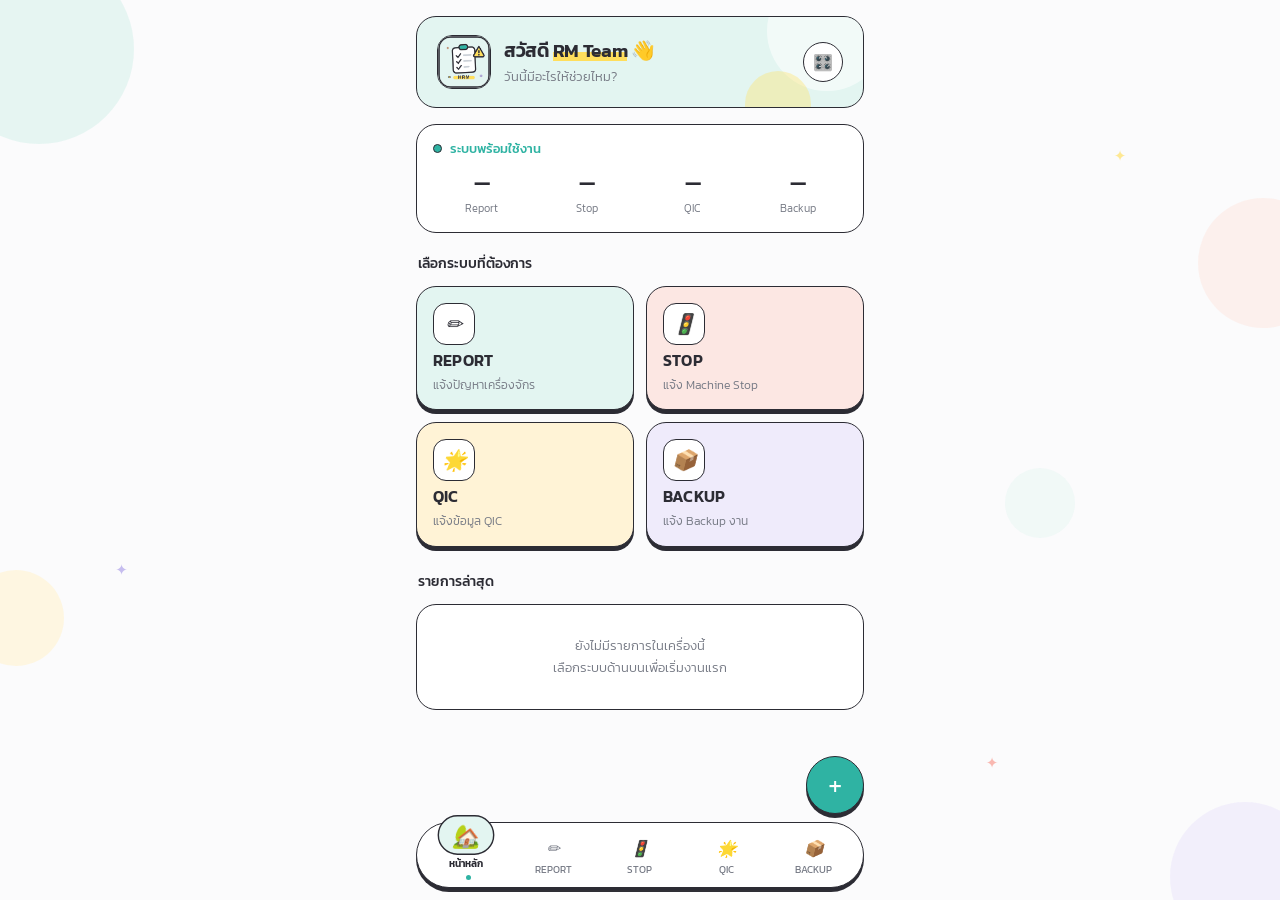
<file: index.html>
<!DOCTYPE html>
<html lang="th" data-uacj="shell">
<head>
<meta charset="UTF-8">
<meta name="viewport" content="width=device-width, initial-scale=1.0, viewport-fit=cover, maximum-scale=1">
<meta name="theme-color" content="#005BAA">
<meta name="apple-mobile-web-app-capable" content="yes">
<meta name="apple-mobile-web-app-status-bar-style" content="default">
<meta name="apple-mobile-web-app-title" content="HRM Trouble Report">
<meta name="mobile-web-app-capable" content="yes">
<title>HRM Trouble Report</title>
<link rel="icon" type="image/png" href="[data-uri]">
<link rel="apple-touch-icon" href="[data-uri]">
<link rel="manifest" href="manifest.json">
<link rel="preconnect" href="https://fonts.googleapis.com">
<link rel="preconnect" href="https://fonts.gstatic.com" crossorigin>
<link href="https://fonts.googleapis.com/css2?family=Kanit:wght@300;400;500;600;700&display=swap" rel="stylesheet">
<style>
/* ============================================================
   HRM TROUBLE REPORT — MAIN APP SHELL  (ธีม "STICKER")
   ใช้ token ชุดเดียวกับ uacj-theme.css ที่ครอบ 4 โมดูล
   ไม่มี business logic ของโมดูลอยู่ในนี้
   ============================================================ */
:root{
  --primary:#2FB3A3; --primary-deep:#1F8A7D; --light:#E3F5F1;
  --yellow:#FFDE5C;  --pink:#F79489;  --lilac:#A99BE8;  --cream:#FFF6DC;
  --bg:#FBFBFC;      --white:#FFFFFF;
  --ink:#2C2C34;     --text:#2C2C34;  --text-2:#767A85; --text-3:#A9ADB6;
  --success:#2FB3A3; --warning:#F0B429; --danger:#F26D63;
  --border-soft:#E6E8EC; --line:1.6px;

  --c-report:#2FB3A3;  --c-report-t:#E3F5F1;
  --c-stop:#F26D63;    --c-stop-t:#FCE7E3;
  --c-qic:#F0B429;     --c-qic-t:#FFF3D6;
  --c-backup:#8B7BE0;  --c-backup-t:#EFEBFB;

  --r-card:20px; --r-btn:999px; --r-input:14px; --r-chip:999px;
  --nav-h:66px; --safe-b:env(safe-area-inset-bottom,0px);
  --font:'Kanit',system-ui,sans-serif;
}
*{box-sizing:border-box;-webkit-tap-highlight-color:transparent}
html,body{margin:0;padding:0;height:100%}
body{font-family:var(--font);font-weight:400;background:var(--bg);color:var(--text);overscroll-behavior-y:none}
button{font-family:inherit;color:inherit;border:0;background:none;cursor:pointer}
:focus-visible{outline:3px solid var(--primary);outline-offset:2px;border-radius:8px}

#app{max-width:480px;margin:0 auto;position:relative;min-height:100dvh;display:flex;flex-direction:column}
.screen{display:none;flex:1;flex-direction:column;min-height:0}
.screen.active{display:flex}
.pad-nav{padding-bottom:calc(var(--nav-h) + var(--safe-b) + 18px)}

/* ---------- ANIMATION ---------- */
@keyframes rise{ from{opacity:0;transform:translateY(14px)} to{opacity:1;transform:none} }
@keyframes pop{ 0%{transform:scale(.92)} 60%{transform:scale(1.05)} 100%{transform:scale(1)} }
@keyframes wave{ 0%,60%,100%{transform:rotate(0)} 20%{transform:rotate(16deg)} 40%{transform:rotate(-10deg)} }
.wave{display:inline-block;transform-origin:70% 70%;animation:wave 2.6s ease 1s infinite}

/* ---------- HEADER ---------- */
.appbar{
  position:sticky;top:0;z-index:40;display:flex;align-items:center;gap:12px;
  padding:calc(env(safe-area-inset-top,0px) + 12px) 16px 12px;
  background:var(--bg);
}
.appbar .back{
  width:42px;height:42px;flex:none;border-radius:999px;display:grid;place-items:center;
  font-size:19px;background:var(--white);color:var(--ink);
  border:var(--line) solid var(--ink);box-shadow:0 3px 0 var(--ink);
  transition:transform .12s ease,box-shadow .12s ease;
}
.appbar .back:active{transform:translateY(3px);box-shadow:0 0 0 var(--ink)}
.appbar-txt{min-width:0}
.appbar-txt h1{margin:0;font-size:18px;font-weight:600;letter-spacing:-.2px;white-space:nowrap;overflow:hidden;text-overflow:ellipsis}
.appbar-txt p{margin:2px 0 0;font-size:12.5px;font-weight:300;color:var(--text-2)}

/* ---------- HOME ---------- */
.hero{
  background:var(--light);border:var(--line) solid var(--ink);
  border-radius:var(--r-card);margin:16px 16px 0;padding:18px 20px;
  display:flex;align-items:center;gap:13px;animation:rise .45s cubic-bezier(.22,1,.36,1) both;
  position:relative;overflow:hidden;
}
.hero img{width:54px;height:54px;border-radius:15px;flex:none;border:var(--line) solid var(--ink);position:relative;z-index:2}
.hero h2{margin:0;font-size:19px;font-weight:600;line-height:1.35;letter-spacing:-.3px}
.hero > div,.hero .gear{position:relative;z-index:2}
.hero h2 b{
  font-weight:600;background:linear-gradient(var(--yellow),var(--yellow));
  background-repeat:no-repeat;background-size:100% 9px;background-position:0 82%;
}
.hero p{margin:4px 0 0;font-size:12.5px;font-weight:300;color:var(--text-2)}
.hero .gear{
  margin-left:auto;width:40px;height:40px;flex:none;border-radius:999px;
  display:grid;place-items:center;font-size:16px;background:var(--white);
  border:var(--line) solid var(--ink);transition:transform .18s ease;
}
.hero .gear:active{transform:rotate(90deg)}
.wrap{padding:16px;flex:1}

.status{
  background:var(--white);border:var(--line) solid var(--ink);border-radius:var(--r-card);
  padding:14px 16px;margin-bottom:20px;animation:rise .45s cubic-bezier(.22,1,.36,1) .06s both;
}
.status-head{display:flex;align-items:center;gap:8px;font-size:12.5px;font-weight:500;color:var(--ink);margin-bottom:12px}
.dot{width:9px;height:9px;border-radius:50%;background:var(--success);border:1.4px solid var(--ink)}
.dot.off{background:var(--text-3)}
.status-grid{display:grid;grid-template-columns:repeat(4,1fr);gap:8px}
.stat{text-align:center}
.stat b{display:block;font-size:20px;font-weight:600;line-height:1.2}
.stat span{font-size:11px;font-weight:300;color:var(--text-2)}

.sec-title{font-size:14px;font-weight:500;margin:0 2px 12px;display:flex;justify-content:space-between;align-items:baseline}
.sec-title span{font-size:12px;font-weight:300;color:var(--text-2);cursor:pointer}

.menu{display:grid;grid-template-columns:1fr 1fr;gap:12px;margin-bottom:24px}
.mcard{
  background:var(--act);border:var(--line) solid var(--ink);border-radius:var(--r-card);
  box-shadow:0 4px 0 var(--ink);
  padding:16px;text-align:left;display:flex;flex-direction:column;gap:8px;min-height:124px;
  transition:transform .12s ease,box-shadow .12s ease;
  animation:rise .45s cubic-bezier(.22,1,.36,1) both;
}
.mcard:nth-child(1){animation-delay:.10s} .mcard:nth-child(2){animation-delay:.16s}
.mcard:nth-child(3){animation-delay:.22s} .mcard:nth-child(4){animation-delay:.28s}
.mcard:active{transform:translateY(4px);box-shadow:0 0 0 var(--ink)}
.mcard .ico{
  width:42px;height:42px;border-radius:13px;display:grid;place-items:center;font-size:20px;
  background:var(--white);border:1.4px solid var(--ink);
}
.mcard b{font-size:15.5px;font-weight:600;letter-spacing:.2px;line-height:1;color:var(--ink)}
.mcard small{font-size:12px;font-weight:300;color:var(--text-2);line-height:1.4}

.feed{background:var(--white);border:var(--line) solid var(--ink);border-radius:var(--r-card);overflow:hidden}
.fitem{display:flex;align-items:center;gap:12px;padding:13px 16px;width:100%;text-align:left;transition:background .15s ease}
.fitem:active{background:var(--light)}
.fitem+.fitem{border-top:1.4px solid var(--border-soft)}
.fitem .ico{width:36px;height:36px;border-radius:999px;display:grid;place-items:center;font-size:15px;flex:none;border:1.4px solid var(--ink)}
.fitem .t{flex:1;min-width:0}
.fitem .t b{display:block;font-size:13.5px;font-weight:400;white-space:nowrap;overflow:hidden;text-overflow:ellipsis}
.fitem .t span{font-size:11.5px;font-weight:300;color:var(--text-2)}
.fitem time{font-size:12px;font-weight:400;color:var(--text-2);flex:none}
.empty{padding:30px 20px;text-align:center;color:var(--text-2)}
.empty p{margin:0;font-size:13px;font-weight:300;line-height:1.7}

/* ---------- FAB ---------- */
.fab-zone{
  position:fixed;z-index:60;right:0;left:0;margin:0 auto;max-width:480px;
  bottom:calc(var(--nav-h) + var(--safe-b) + 20px);
  pointer-events:none;display:flex;flex-direction:column;align-items:flex-end;gap:10px;padding-right:16px;
}
.fab-menu{display:flex;flex-direction:column;align-items:flex-end;gap:9px}
.fab-item{
  pointer-events:auto;display:flex;align-items:center;gap:9px;background:var(--white);
  border:var(--line) solid var(--ink);border-radius:999px;padding:8px 16px 8px 10px;
  box-shadow:0 3px 0 var(--ink);font-size:14px;font-weight:500;
  opacity:0;transform:translateY(10px) scale(.9);visibility:hidden;
  transition:opacity .18s ease,transform .22s cubic-bezier(.22,1.4,.4,1);
}
.fab-open .fab-item{opacity:1;transform:none;visibility:visible}
.fab-open .fab-item:nth-child(1){transition-delay:.14s}
.fab-open .fab-item:nth-child(2){transition-delay:.10s}
.fab-open .fab-item:nth-child(3){transition-delay:.06s}
.fab-open .fab-item:nth-child(4){transition-delay:.02s}
.fab-item .ico{width:26px;height:26px;border-radius:999px;display:grid;place-items:center;font-size:13px;border:1.4px solid var(--ink)}
.fab{
  pointer-events:auto;width:58px;height:58px;border-radius:50%;background:var(--primary);color:#fff;
  font-size:30px;font-weight:300;line-height:1;display:grid;place-items:center;
  border:var(--line) solid var(--ink);box-shadow:0 4px 0 var(--ink);
  transition:transform .28s cubic-bezier(.22,1.4,.4,1),box-shadow .12s ease,background .18s ease;
}
.fab:active{box-shadow:0 0 0 var(--ink)}
.fab-open .fab{transform:rotate(135deg);background:var(--yellow);color:var(--ink)}
.scrim{position:fixed;inset:0;z-index:55;background:rgba(44,44,52,.42);opacity:0;visibility:hidden;transition:opacity .2s ease}
.scrim.on{opacity:1;visibility:visible}

/* ---------- BOTTOM NAV (แถบลอย) ---------- */
.bottomnav{
  position:fixed;bottom:calc(var(--safe-b) + 12px);left:16px;right:16px;margin:0 auto;max-width:448px;z-index:70;
  height:var(--nav-h);
  background:var(--white);border:var(--line) solid var(--ink);border-radius:999px;
  box-shadow:0 4px 0 var(--ink);
  display:grid;grid-template-columns:repeat(var(--nav-cols,5),1fr);
  padding:0 6px;overflow:hidden;
}
.nav-b{display:flex;flex-direction:column;align-items:center;justify-content:center;gap:1px;color:var(--text-2);font-size:9.5px;font-weight:400}
.nav-b .ico{
  width:40px;height:28px;border-radius:999px;display:grid;place-items:center;font-size:16px;
  transition:background .2s ease,transform .2s cubic-bezier(.22,1.4,.4,1);
}
.nav-b.on{color:var(--ink);font-weight:500}
.nav-b.on .ico{background:var(--light);border:1.4px solid var(--ink);transform:translateY(-2px)}

/* ---------- MODULE HOST ---------- */
.mod-body{flex:1;position:relative;min-height:0;background:var(--bg)}
.mod-body iframe{position:absolute;inset:0;width:100%;height:100%;border:0;display:none;background:var(--bg)}
.mod-body iframe.on{display:block;animation:rise .3s ease both}

.notice{position:absolute;inset:0;display:flex;flex-direction:column;align-items:center;justify-content:center;gap:14px;padding:30px 26px;text-align:center}
.notice h3{margin:0;font-size:17px;font-weight:600}
.notice p{margin:0;font-size:13px;font-weight:300;color:var(--text-2);line-height:1.75;max-width:320px}
.btn{
  background:var(--primary);color:#fff;border-radius:999px;padding:12px 26px;font-size:15px;font-weight:500;
  min-height:48px;border:var(--line) solid var(--ink);box-shadow:0 3px 0 var(--ink);
  transition:transform .12s ease,box-shadow .12s ease;
}
.btn:active{transform:translateY(3px);box-shadow:0 0 0 var(--ink)}

/* ---------- SETTINGS ---------- */
.set-group{background:var(--white);border:var(--line) solid var(--ink);border-radius:var(--r-card);overflow:hidden;margin-bottom:12px;animation:rise .4s ease both}
.set-row{display:flex;align-items:center;gap:12px;padding:14px 16px;width:100%;text-align:left}
.set-row+.set-row{border-top:1.4px solid var(--border-soft)}
.set-row .ico{width:34px;height:34px;border-radius:999px;background:var(--light);border:1.4px solid var(--ink);display:grid;place-items:center;font-size:15px;flex:none}
.set-row .t{flex:1;font-size:14px;font-weight:400}
.set-row .v{font-size:12.5px;font-weight:300;color:var(--text-2)}
.switch{width:48px;height:28px;border-radius:999px;background:var(--border-soft);border:1.4px solid var(--ink);position:relative;flex:none;transition:background .2s ease}
.switch i{position:absolute;top:2px;left:2px;width:20px;height:20px;border-radius:50%;background:#fff;border:1.4px solid var(--ink);transition:transform .24s cubic-bezier(.22,1.4,.4,1)}
.switch.on{background:var(--primary)}
.switch.on i{transform:translateX(20px)}
.about{display:flex;gap:14px;align-items:center;padding:18px 16px}
.about img{width:56px;height:56px;border-radius:15px;flex:none;border:var(--line) solid var(--ink)}
.about b{display:block;font-size:15px;font-weight:600}
.about span{font-size:12.5px;font-weight:300;color:var(--text-2)}

/* ---------- OFFLINE / TOAST ---------- */
.offline{
  position:fixed;top:0;left:0;right:0;margin:0 auto;max-width:480px;z-index:90;
  background:var(--yellow);color:var(--ink);border-bottom:var(--line) solid var(--ink);
  padding:calc(env(safe-area-inset-top,0px) + 9px) 16px 9px;
  font-size:12.5px;font-weight:500;text-align:center;transform:translateY(-100%);transition:transform .28s ease;
}
.offline.on{transform:none}
.toast{
  position:fixed;left:50%;bottom:calc(var(--nav-h) + var(--safe-b) + 92px);transform:translate(-50%,12px);
  z-index:95;background:var(--ink);color:#fff;padding:13px 24px;border-radius:999px;
  font-size:14px;font-weight:500;opacity:0;pointer-events:none;
  transition:opacity .22s ease,transform .22s cubic-bezier(.22,1.4,.4,1);max-width:84vw;text-align:center;
}
.toast.on{opacity:1;transform:translate(-50%,0)}

/* ---------- ซ่อนเมนูล่าง + ปุ่ม + ระหว่างพิมพ์ ---------- */
.bottomnav{ transition:transform .26s cubic-bezier(.4,0,.2,1),opacity .2s ease; }
.fab-zone{ transition:opacity .2s ease,transform .26s ease; }
body.typing .bottomnav{
  transform:translateY(calc(100% + 26px)) !important;
  opacity:0; pointer-events:none;
}
body.typing .fab-zone{ opacity:0; transform:translateY(24px); pointer-events:none; }

/* ---------- พื้นหลังเคลื่อนไหว ---------- */
.bg-deco{position:fixed;inset:0;z-index:0;pointer-events:none;overflow:hidden}
#app{position:relative;z-index:1}
.blob{position:absolute;border-radius:50%;opacity:.75}
.b1{width:190px;height:190px;background:#DFF3EF;top:-46px;left:-56px;animation:drift1 22s ease-in-out infinite}
.b2{width:130px;height:130px;background:#FDECE8;top:22%;right:-48px;animation:drift2 26s ease-in-out infinite}
.b3{width:96px;height:96px;background:#FFF4D8;bottom:26%;left:-32px;animation:drift3 19s ease-in-out infinite}
.b4{width:150px;height:150px;background:#EFEBFB;bottom:-52px;right:-40px;animation:drift1 30s ease-in-out infinite reverse}
.b5{width:70px;height:70px;background:#E3F5F1;top:52%;right:16%;opacity:.42;animation:drift2 17s ease-in-out infinite reverse}
.spark{position:absolute;color:#FFDE5C;font-size:15px;opacity:.65;animation:twinkle 4s ease-in-out infinite}
.s1{top:16%;right:12%;animation-delay:.4s}
.s2{top:62%;left:9%;animation-delay:1.6s;color:#A99BE8}
.s3{bottom:14%;right:22%;animation-delay:2.7s;color:#F79489}
@keyframes drift1{0%,100%{transform:translate(0,0) scale(1)}50%{transform:translate(26px,32px) scale(1.09)}}
@keyframes drift2{0%,100%{transform:translate(0,0) scale(1)}50%{transform:translate(-30px,22px) scale(.93)}}
@keyframes drift3{0%,100%{transform:translate(0,0)}50%{transform:translate(20px,-26px)}}
@keyframes twinkle{0%,100%{opacity:.2;transform:scale(.8) rotate(0)}50%{opacity:.8;transform:scale(1.25) rotate(90deg)}}

/* ---------- ฟองลอยในการ์ดทักทาย ---------- */
.hero::before,.hero::after{
  content:'';position:absolute;border-radius:50%;z-index:0;pointer-events:none;
}
.hero::before{width:120px;height:120px;background:rgba(255,255,255,.55);right:-24px;top:-46px;animation:drift3 14s ease-in-out infinite}
.hero::after{width:66px;height:66px;background:rgba(255,222,92,.35);right:52px;bottom:-30px;animation:drift2 11s ease-in-out infinite}

/* ---------- ไอคอนบนหน้าแรกเด้งเบา ๆ ---------- */
.hero img{animation:bob 3.4s ease-in-out infinite}
@keyframes bob{0%,100%{transform:translateY(0) rotate(-1.5deg)}50%{transform:translateY(-5px) rotate(1.5deg)}}

/* ---------- เมนูล่าง: ไอคอนหน้าที่อยู่จะโตขึ้นและเด้งขึ้นมา ---------- */
.bottomnav{overflow:visible}
.nav-b{position:relative}
.nav-b em{font-style:normal;transition:opacity .2s ease,transform .2s ease}
.nav-b .ico{
  transition:transform .3s cubic-bezier(.22,1.5,.4,1),background .22s ease,border-color .22s ease;
  border:1.4px solid transparent;
}
.nav-b.on{color:var(--ink)}
.nav-b.on .ico{
  background:var(--nbt);
  border-color:var(--ink);
  transform:translateY(-13px) scale(1.42);
  animation:navHop .5s cubic-bezier(.22,1.5,.4,1);
}
.nav-b.on em{font-weight:600;transform:translateY(-6px)}
/* จุดสีประจำโมดูลใต้เมนูที่เลือก */
.nav-b.on::after{
  content:'';position:absolute;bottom:7px;left:50%;
  width:5px;height:5px;border-radius:50%;background:var(--nb);
  transform:translateX(-50%);animation:pop .4s ease both .1s;
}
.nav-b:active .ico{transform:scale(.88)}
.nav-b.on:active .ico{transform:translateY(-13px) scale(1.28)}
@keyframes navHop{
  0%{transform:translateY(0) scale(1)}
  45%{transform:translateY(-19px) scale(1.5)}
  100%{transform:translateY(-13px) scale(1.42)}
}

@media (prefers-reduced-motion:reduce){*,*::before,*::after{animation-duration:.001s!important;transition-duration:.001s!important}}
</style>
</head>
<body>

<div class="offline" id="offlineBar">📡 ไม่มีอินเทอร์เน็ต — ระบบยังใช้งานและบันทึกในเครื่องได้</div>

<div class="bg-deco" aria-hidden="true">
  <span class="blob b1"></span><span class="blob b2"></span><span class="blob b3"></span>
  <span class="blob b4"></span><span class="blob b5"></span>
  <span class="spark s1">✦</span><span class="spark s2">✦</span><span class="spark s3">✦</span>
</div>

<div id="app">

  <!-- ============ HOME ============ -->
  <section class="screen active" id="s-home">
    <div class="hero">
      <img src="[data-uri]" alt="HRM Trouble Report">
      <div>
        <h2>สวัสดี <b>RM Team</b> <span class="wave">👋</span></h2>
        <p>วันนี้มีอะไรให้ช่วยไหม?</p>
      </div>
      <button class="gear" id="gear" aria-label="ตั้งค่า">🎛️</button>
    </div>

    <div class="wrap pad-nav">
      <div class="status">
        <div class="status-head"><i class="dot" id="sysDot"></i><span id="sysTxt">ระบบพร้อมใช้งาน</span></div>
        <div class="status-grid">
          <div class="stat"><b id="n-report">—</b><span>Report</span></div>
          <div class="stat"><b id="n-stop">—</b><span>Stop</span></div>
          <div class="stat"><b id="n-qic">—</b><span>QIC</span></div>
          <div class="stat"><b id="n-backup">—</b><span>Backup</span></div>
        </div>
      </div>

      <div class="sec-title">เลือกระบบที่ต้องการ</div>
      <div class="menu" id="menuGrid"></div>

      <div class="sec-title">รายการล่าสุด <span id="feedClear" hidden>ล้างรายการ</span></div>
      <div class="feed" id="feed"></div>
      <div style="height:20px"></div>
    </div>
  </section>

  <!-- ============ MODULE ============ -->
  <section class="screen" id="s-module">
    <header class="appbar">
      <button class="back" id="modBack" aria-label="ย้อนกลับ">←</button>
      <div class="appbar-txt"><h1 id="modTitle"></h1><p id="modSub"></p></div>
    </header>
    <div class="mod-body pad-nav" id="modBody"></div>
  </section>

  <!-- ============ SETTINGS ============ -->
  <section class="screen" id="s-settings">
    <header class="appbar">
      <button class="back" id="setBack" aria-label="ย้อนกลับ">←</button>
      <div class="appbar-txt"><h1>ตั้งค่า</h1><p>ปรับแอปให้เข้ากับการใช้งาน</p></div>
    </header>
    <div class="wrap pad-nav">
      <div class="set-group">
        <div class="about">
          <img src="[data-uri]" alt="">
          <div><b>HRM Trouble Report</b><span>UACJ (Thailand) — Hot Rolling Mill</span></div>
        </div>
      </div>
      <div class="set-group">
        <div class="set-row"><i class="ico">📳</i><span class="t">สั่นตอบสนองเมื่อกดปุ่ม</span>
          <span class="switch" id="swSound" role="switch" tabindex="0"><i></i></span></div>
      </div>
      <div class="set-group">
        <div class="set-row"><i class="ico">🎈</i><span class="t">เวอร์ชัน</span><span class="v">1.0.0</span></div>
        <button class="set-row" id="btnClearAct"><i class="ico">🫧</i><span class="t">ล้างรายการล่าสุด</span><span class="v">›</span></button>
      </div>
      <div style="height:20px"></div>
    </div>
  </section>

  <div class="scrim" id="scrim"></div>
  <div class="fab-zone" id="fabZone">
    <div class="fab-menu" id="fabMenu"></div>
    <button class="fab" id="fab" aria-label="เปิดเมนูลัด">+</button>
  </div>

  <nav class="bottomnav" id="bnav"></nav>
</div>
<div class="toast" id="toast"></div>

<!-- โค้ดเดิมของแต่ละโมดูล ฝังไว้ตรงนี้โดย build-app.py (ไม่ถูกแก้แม้แต่บรรทัดเดียว) -->
<script type="text/html" id="tpl-report"><!DOCTYPE html>
<html lang="th">
<head>
<meta charset="UTF-8">
<meta name="viewport" content="width=device-width, initial-scale=1.0, maximum-scale=1.0, user-scalable=no">
<title>HRM Machine Trouble Report</title>
<link rel="preconnect" href="https://fonts.googleapis.com">
<link rel="preconnect" href="https://fonts.gstatic.com" crossorigin>
<link href="https://fonts.googleapis.com/css2?family=Prompt:wght@300;400;500;600;700&family=JetBrains+Mono:wght@400;500&display=swap" rel="stylesheet">
<style>
:root{--bg:#f0f4fa;--surface:rgba(255,255,255,.68);--surface-solid:#fff;--raised:rgba(237,242,252,.75);--hover:rgba(227,237,252,.9);--border:rgba(185,208,238,.35);--border-l:rgba(155,188,228,.5);--text:#1a2744;--text2:#4a5e80;--muted:#8898b2;--accent:#2B7DE9;--accent-s:rgba(43,125,233,.08);--accent-b:rgba(43,125,233,.22);--blue:#2B7DE9;--blue-s:rgba(43,125,233,.08);--blue-b:rgba(43,125,233,.22);--red:#ef4444;--red-s:rgba(239,68,68,.06);--red-b:rgba(239,68,68,.18);--amber:#f59e0b;--amber-s:rgba(245,158,11,.06);--amber-b:rgba(245,158,11,.18);--green:#10b981;--green-s:rgba(16,185,129,.06);--green-b:rgba(16,185,129,.18);--cyan:#06b6d4;--cyan-s:rgba(6,182,212,.06);--cyan-b:rgba(6,182,212,.18);--r:18px;--rs:14px;--font:'Prompt',sans-serif;--mono:'JetBrains Mono',monospace;--shadow:0 2px 16px rgba(43,125,233,.06);--shadow-md:0 8px 32px rgba(43,125,233,.1)}
*,*::before,*::after{box-sizing:border-box;margin:0;padding:0}html{font-size:16px;-webkit-tap-highlight-color:transparent}
body{font-family:var(--font);background:var(--bg);color:var(--text);min-height:100dvh;-webkit-font-smoothing:antialiased;overflow-x:hidden}
.bg-anim{position:fixed;inset:0;z-index:-1;overflow:hidden;background:linear-gradient(135deg,#e8f0fc 0%,#f0f5ff 35%,#edf2ff 65%,#f5f0ff 100%)}
.orb{position:absolute;border-radius:50%;filter:blur(80px);will-change:transform;pointer-events:none}
.orb-1{width:520px;height:520px;background:rgba(43,125,233,.13);top:-12%;left:-10%;animation:f1 26s ease-in-out infinite}
.orb-2{width:420px;height:420px;background:rgba(99,160,255,.1);top:45%;right:-8%;animation:f2 32s ease-in-out infinite}
.orb-3{width:360px;height:360px;background:rgba(140,185,255,.09);bottom:-8%;left:28%;animation:f3 24s ease-in-out infinite}
.orb-4{width:300px;height:300px;background:rgba(43,125,233,.07);top:20%;left:55%;animation:f4 28s ease-in-out infinite}
@keyframes f1{0%,100%{transform:translate(0,0) scale(1)}33%{transform:translate(90px,70px) scale(1.08)}66%{transform:translate(45px,130px) scale(.95)}}
@keyframes f2{0%,100%{transform:translate(0,0) scale(1)}33%{transform:translate(-70px,-50px) scale(1.05)}66%{transform:translate(-35px,90px) scale(.92)}}
@keyframes f3{0%,100%{transform:translate(0,0) scale(1)}33%{transform:translate(60px,-55px) scale(1.1)}66%{transform:translate(-45px,-35px) scale(.96)}}
@keyframes f4{0%,100%{transform:translate(0,0) scale(1)}50%{transform:translate(-80px,60px) scale(1.06)}}
.app{max-width:560px;margin:0 auto;padding-bottom:100px;position:relative}
.header{padding:28px 20px 8px;display:flex;align-items:center;gap:8px}
.header h1{font-family:var(--mono);font-size:1.1rem;font-weight:600;letter-spacing:.02em;flex:1;line-height:1.4}
.header h1 span{color:var(--accent);font-size:.72rem;display:block;font-weight:500;letter-spacing:.06em;opacity:.7}
.btn-hdr{width:38px;height:38px;border-radius:12px;background:var(--surface);backdrop-filter:blur(16px);-webkit-backdrop-filter:blur(16px);border:1px solid rgba(255,255,255,.5);color:var(--text2);font-size:1.05rem;cursor:pointer;display:flex;align-items:center;justify-content:center;transition:all .2s cubic-bezier(.4,0,.2,1);flex-shrink:0;box-shadow:var(--shadow)}.btn-hdr:hover{background:var(--hover);color:var(--text);transform:translateY(-1px)}.btn-hdr:active{transform:scale(.92)}
.hdr-btns{display:flex;gap:8px;padding:8px 20px 14px}
.hdr-btn{flex:1;display:flex;align-items:center;justify-content:center;gap:10px;padding:16px 12px;background:var(--surface);backdrop-filter:blur(16px);-webkit-backdrop-filter:blur(16px);border:1px solid rgba(255,255,255,.5);border-radius:var(--r);cursor:pointer;color:var(--text2);font-family:var(--font);font-size:.92rem;font-weight:600;transition:all .3s cubic-bezier(.175,.885,.32,1.275);position:relative;user-select:none;box-shadow:var(--shadow)}.hdr-btn:hover{background:var(--hover);color:var(--text);transform:translateY(-2px);box-shadow:var(--shadow-md)}.hdr-btn:active{transform:scale(.93)}
.hdr-btn-icon{font-size:1.3rem}
.hdr-badge{position:absolute;top:8px;right:10px;min-width:18px;height:18px;border-radius:50%;background:var(--green);font-size:.55rem;color:#fff;display:flex;align-items:center;justify-content:center;font-weight:700;padding:0 5px;box-shadow:0 2px 8px rgba(16,185,129,.3)}
.tabs{display:flex;gap:6px;padding:0 20px 12px;overflow-x:auto;scrollbar-width:none}.tabs::-webkit-scrollbar{display:none}
.tab{flex-shrink:0;padding:8px 14px;border:1px solid var(--border);border-radius:999px;background:var(--surface);backdrop-filter:blur(12px);-webkit-backdrop-filter:blur(12px);color:var(--muted);font-family:var(--font);font-size:.8rem;font-weight:500;cursor:pointer;transition:all .3s cubic-bezier(.175,.885,.32,1.275);white-space:nowrap;box-shadow:var(--shadow)}.tab:hover{background:var(--hover);color:var(--text2);transform:translateY(-1px)}.tab:active{transform:scale(.92)}
.tab[data-tab="normal"].active{background:var(--blue-s);border-color:var(--blue-b);color:var(--blue);box-shadow:0 2px 12px rgba(43,125,233,.12)}.tab[data-tab="urgent"].active{background:var(--red-s);border-color:var(--red-b);color:var(--red)}.tab[data-tab="update"].active{background:var(--amber-s);border-color:var(--amber-b);color:var(--amber)}.tab[data-tab="summary"].active{background:var(--green-s);border-color:var(--green-b);color:var(--green)}

/* ===== BOTTOM SHEET ===== */
.bs-overlay{position:fixed;inset:0;z-index:400;background:rgba(15,23,42,0);backdrop-filter:blur(0px);-webkit-backdrop-filter:blur(0px);opacity:0;pointer-events:none;transition:background 350ms ease-out,backdrop-filter 350ms ease-out,opacity 350ms ease-out}
.bs-overlay.bs-show{background:rgba(15,23,42,.18);backdrop-filter:blur(20px) saturate(150%);-webkit-backdrop-filter:blur(20px) saturate(150%);opacity:1;pointer-events:auto}
.bs-sheet{position:fixed;bottom:0;left:50%;width:min(100%,560px);max-height:80vh;background:rgba(255,255,255,.92);backdrop-filter:blur(40px) saturate(200%);-webkit-backdrop-filter:blur(40px) saturate(200%);border-radius:28px 28px 0 0;padding:12px 24px calc(24px + env(safe-area-inset-bottom));z-index:401;box-shadow:0 -8px 60px rgba(43,125,233,.06),inset 0 1px 0 rgba(255,255,255,.7);overflow-y:auto;opacity:0;pointer-events:none;transform:translateX(-50%) translateY(100%)}
.bs-sheet.bs-show{pointer-events:auto;animation:bsSpring 420ms cubic-bezier(.15,.85,.25,1.05) forwards}
.bs-sheet.bs-dismiss{pointer-events:none;animation:bsDismiss 280ms cubic-bezier(.4,0,1,1) forwards}
@keyframes bsSpring{0%{opacity:0;transform:translateX(-50%) translateY(100%)}18%{opacity:1}52%{transform:translateX(-50%) translateY(-2.8%)}72%{transform:translateX(-50%) translateY(1.2%)}88%{transform:translateX(-50%) translateY(-.3%)}100%{opacity:1;transform:translateX(-50%) translateY(0)}}
@keyframes bsDismiss{0%{opacity:1;transform:translateX(-50%) translateY(0)}100%{opacity:0;transform:translateX(-50%) translateY(100%)}}
.bs-handle{width:40px;height:5px;background:rgba(0,0,0,.1);border-radius:3px;margin:4px auto 18px}
.bs-title{font-size:.82rem;font-weight:600;color:var(--muted);text-align:center;margin-bottom:16px;text-transform:uppercase;letter-spacing:.08em}
.bs-options{display:flex;flex-direction:column;gap:8px;padding-bottom:8px}
.bs-option{display:flex;align-items:center;justify-content:center;gap:10px;padding:18px 20px;background:rgba(243,244,246,.55);border:1.5px solid rgba(229,231,235,.5);border-radius:18px;font-family:var(--font);font-size:1rem;font-weight:600;color:var(--text);cursor:pointer;transition:all .22s cubic-bezier(.4,0,.2,1);opacity:0;transform:translateY(16px) scale(.96);animation:optIn 380ms cubic-bezier(.15,.85,.25,1.05) forwards;position:relative;overflow:hidden}
.bs-option:hover{background:var(--blue-s);border-color:var(--blue-b);color:var(--blue);transform:translateY(-2px);box-shadow:0 6px 20px rgba(43,125,233,.1)}
.bs-option:active{transform:scale(.94)!important;transition-duration:80ms}
.bs-option.bs-selected{background:var(--blue);border-color:var(--blue);color:#fff;box-shadow:0 6px 24px rgba(43,125,233,.28)}
.bs-option.bs-selected::after{content:'  ✓';font-size:.85rem;font-weight:700}
@keyframes optIn{0%{opacity:0;transform:translateY(18px) scale(.92)}60%{opacity:1;transform:translateY(-4px) scale(1.01)}80%{transform:translateY(2px) scale(.995)}100%{opacity:1;transform:translateY(0) scale(1)}}

.cascade-sel{display:flex;align-items:center;gap:10px;padding:10px 14px;background:var(--blue-s);border:1px solid var(--blue-b);border-radius:var(--rs);margin-bottom:12px;animation:selAppear .4s cubic-bezier(.15,.85,.25,1.05)}
@keyframes selAppear{0%{opacity:0;transform:translateY(-10px) scale(.95)}60%{transform:translateY(3px) scale(1.01)}100%{opacity:1;transform:translateY(0) scale(1)}}
.cascade-sel-tags{display:flex;align-items:center;gap:6px;flex:1;flex-wrap:wrap}
.cst-arrow{color:var(--blue);font-size:1rem;font-weight:300;opacity:.45}
.cst-chip{padding:5px 14px;background:var(--surface);border:1px solid var(--blue-b);border-radius:999px;font-family:var(--font);font-size:.78rem;font-weight:600;color:var(--blue);cursor:pointer;transition:all .22s cubic-bezier(.175,.885,.32,1.275)}.cst-chip:hover{background:var(--blue);color:#fff;transform:translateY(-1px)}.cst-chip:active{transform:scale(.92)}
.cst-clear{width:28px;height:28px;border-radius:50%;background:transparent;border:1px solid var(--border);color:var(--muted);font-size:.7rem;cursor:pointer;display:flex;align-items:center;justify-content:center;flex-shrink:0;transition:all .2s}.cst-clear:hover{background:var(--red-s);border-color:var(--red-b);color:var(--red)}

.sp{position:fixed;inset:0;z-index:300;pointer-events:none;opacity:0;transition:opacity .3s}.sp.open{pointer-events:auto;opacity:1}
.sp-bg{position:absolute;inset:0;background:rgba(43,125,233,.08);backdrop-filter:blur(6px);-webkit-backdrop-filter:blur(6px)}
.sp-body{position:absolute;top:0;right:0;bottom:0;width:380px;max-width:100%;background:var(--bg);border-left:1px solid var(--border);transform:translateX(100%);transition:transform .32s cubic-bezier(.32,.72,0,1);display:flex;flex-direction:column;box-shadow:-4px 0 30px rgba(43,125,233,.08)}.sp.open .sp-body{transform:translateX(0)}
.sp-hd{padding:18px 16px 14px;border-bottom:1px solid var(--border);display:flex;align-items:center;gap:10px;flex-shrink:0;background:var(--surface);backdrop-filter:blur(16px)}
.sp-hd h3{font-size:.95rem;font-weight:700;flex:1;display:flex;align-items:center;gap:8px}
.sp-badge{font-size:.56rem;font-weight:700;color:var(--green);background:var(--green-s);border:1px solid var(--green-b);padding:2px 7px;border-radius:4px;letter-spacing:.08em;animation:spulse 2s infinite}
@keyframes spulse{0%,100%{opacity:1}50%{opacity:.35}}
.sp-close{width:34px;height:34px;border-radius:10px;background:var(--raised);border:1px solid var(--border);color:var(--text2);font-size:1rem;cursor:pointer;display:flex;align-items:center;justify-content:center;flex-shrink:0;transition:all .2s}.sp-close:hover{background:var(--hover);transform:rotate(90deg)}
.sp-content{flex:1;overflow-y:auto;padding:16px}.sp-content::-webkit-scrollbar{width:3px}.sp-content::-webkit-scrollbar-thumb{background:var(--border-l);border-radius:2px}
.sp-ft{padding:12px 16px;border-top:1px solid var(--border);flex-shrink:0;background:var(--surface);backdrop-filter:blur(16px)}
.sp-empty{color:var(--muted);font-size:.78rem;font-style:italic;text-align:center;padding:40px 0}
.pv-msg{background:var(--surface);backdrop-filter:blur(16px);border:1px solid rgba(255,255,255,.5);border-radius:var(--rs);padding:14px 16px;box-shadow:var(--shadow)}
.pv-text{font-family:var(--font);font-size:.82rem;line-height:1.9;white-space:pre-wrap;word-break:break-word;color:var(--text)}
.btn-sp{width:100%;padding:12px;background:var(--accent);border:none;border-radius:var(--rs);color:#fff;font-family:var(--font);font-size:.88rem;font-weight:600;cursor:pointer;display:flex;align-items:center;justify-content:center;gap:6px;transition:all .3s cubic-bezier(.175,.885,.32,1.275);box-shadow:0 4px 16px rgba(43,125,233,.25)}.btn-sp:hover{filter:brightness(1.1);transform:translateY(-1px)}.btn-sp:active{transform:scale(.96)}.btn-sp.copied{background:var(--green);box-shadow:0 4px 16px rgba(16,185,129,.25)}

/* ===== EMOJI TOGGLE BAR ===== */
.emoji-bar{display:flex;align-items:center;justify-content:space-between;padding:10px 16px;background:var(--raised);border:1px solid var(--border);border-radius:var(--rs);margin-bottom:12px}
.emoji-bar-label{font-size:.78rem;font-weight:600;color:var(--text2);display:flex;align-items:center;gap:6px}
.emoji-bar-preview{font-size:.72rem;color:var(--muted);font-family:var(--mono)}

.hist-card{background:var(--surface);backdrop-filter:blur(16px);border:1px solid rgba(255,255,255,.5);border-radius:var(--rs);padding:12px;margin-bottom:10px;box-shadow:var(--shadow);transition:all .2s}.hist-card:hover{transform:translateY(-1px);box-shadow:var(--shadow-md)}
.hist-card-border-normal{border-left:3px solid var(--blue)}.hist-card-border-urgent{border-left:3px solid var(--red)}.hist-card-border-update{border-left:3px solid var(--amber)}.hist-card-border-summary{border-left:3px solid var(--green)}
.hist-hd{display:flex;align-items:center;gap:8px;margin-bottom:8px}.hist-badge{font-size:.6rem;font-weight:700;padding:2px 7px;border-radius:4px}
.badge-normal{color:var(--blue);background:var(--blue-s);border:1px solid var(--blue-b)}.badge-urgent{color:var(--red);background:var(--red-s);border:1px solid var(--red-b)}.badge-update{color:var(--amber);background:var(--amber-s);border:1px solid var(--amber-b)}.badge-summary{color:var(--green);background:var(--green-s);border:1px solid var(--green-b)}
.hist-time{font-size:.72rem;color:var(--muted);font-family:var(--mono)}
.hist-preview{font-size:.76rem;color:var(--text2);line-height:1.5;max-height:72px;overflow:hidden;white-space:pre-wrap;word-break:break-word;margin-bottom:10px;position:relative}.hist-preview::after{content:'';position:absolute;bottom:0;left:0;right:0;height:20px;background:linear-gradient(transparent,var(--surface))}
.hist-btns{display:flex;gap:6px}

.panel{display:none;padding:0 20px}.panel.active{display:block;animation:fadeIn .3s ease}
@keyframes fadeIn{from{opacity:0;transform:translateY(8px)}to{opacity:1;transform:translateY(0)}}
.card{background:var(--surface);backdrop-filter:blur(20px) saturate(180%);-webkit-backdrop-filter:blur(20px) saturate(180%);border:1px solid rgba(255,255,255,.55);border-radius:20px;margin-bottom:12px;animation:cardIn .4s ease backwards;transition:all .25s;box-shadow:0 4px 24px rgba(43,125,233,.06),inset 0 1px 0 rgba(255,255,255,.45)}
@keyframes cardIn{from{opacity:0;transform:translateY(14px)}to{opacity:1;transform:translateY(0)}}
.card.inactive{opacity:.35;transform:scale(.98)}
.card-head{display:flex;align-items:center;justify-content:space-between;padding:16px 16px 0;gap:8px}
.card-head-l{display:flex;align-items:center;gap:8px;min-width:0}
.card-icon{font-size:1.1rem;line-height:1;flex-shrink:0}
.card-title{font-size:.88rem;font-weight:600;white-space:nowrap}
.card-title-sub{font-size:.78rem;color:var(--text2);font-weight:400;margin-left:2px;white-space:nowrap}
.card-body{padding:14px 16px 16px}.card-body.collapsed{display:none}
.toggle{width:42px;height:24px;background:var(--border-l);border-radius:12px;position:relative;cursor:pointer;flex-shrink:0;transition:background .2s;box-shadow:inset 0 1px 3px rgba(0,0,0,.08)}.toggle.on{background:var(--accent);box-shadow:0 2px 8px rgba(43,125,233,.25)}.toggle::after{content:'';width:18px;height:18px;background:#fff;border-radius:50%;position:absolute;top:3px;left:3px;transition:transform .25s cubic-bezier(.4,0,.2,1);box-shadow:0 1px 4px rgba(0,0,0,.12)}.toggle.on::after{transform:translateX(18px)}
.toggle-sm{width:36px;height:20px;border-radius:10px}.toggle-sm::after{width:14px;height:14px}.toggle-sm.on::after{transform:translateX(16px)}.toggle-blue.on{background:var(--blue)}
.inp-date,.inp-time,.inp-text,.inp-num,.inp-area{width:100%;background:var(--raised);border:1px solid var(--border);border-radius:var(--rs);padding:11px 13px;color:var(--text);font-family:var(--mono);font-size:.92rem;outline:none;transition:all .25s}
.inp-date:focus,.inp-time:focus,.inp-text:focus,.inp-num:focus,.inp-area:focus{border-color:var(--blue);box-shadow:0 0 0 3px var(--blue-s),0 2px 12px rgba(43,125,233,.08)}
.inp-area{font-family:var(--font);resize:vertical;min-height:72px;font-size:.88rem;line-height:1.6}.inp-text{font-family:var(--font);font-size:.88rem}.inp-sm{padding:7px 10px;font-size:.8rem}
.chip-grid{display:flex;flex-wrap:wrap;gap:7px}
.chip{display:inline-flex;align-items:center;gap:4px;padding:8px 13px;border:1px solid var(--border);border-radius:999px;background:var(--surface);backdrop-filter:blur(8px);color:var(--text2);font-family:var(--font);font-size:.8rem;font-weight:400;cursor:pointer;transition:all .3s cubic-bezier(.175,.885,.32,1.275);user-select:none;box-shadow:var(--shadow)}
.chip:hover{background:var(--hover);border-color:var(--border-l);transform:translateY(-2px)}.chip:active{transform:scale(.88)!important}
.chip.chip-sel{background:var(--accent-s);border-color:var(--accent-b);color:var(--accent);font-weight:500;box-shadow:0 2px 8px rgba(43,125,233,.12);animation:chipPop .5s cubic-bezier(.175,.885,.32,1.275)}.chip.chip-sel::before{content:'✓ ';font-size:.68rem;font-weight:700}
.chip-sub{font-size:.76rem;padding:6px 11px;min-height:34px}.chip-sub.chip-sel{animation:chipPop .45s cubic-bezier(.175,.885,.32,1.275)}
.chip-custom{border-style:dashed;border-color:var(--muted);color:var(--muted)}.chip-custom.chip-sel{border-style:solid}
#panel-normal .chip.chip-sel{background:var(--blue-s);border-color:var(--blue-b);color:var(--blue)}
@keyframes chipPop{0%{transform:scale(1)}20%{transform:scale(.82)}50%{transform:scale(1.18)}70%{transform:scale(.95)}85%{transform:scale(1.04)}100%{transform:scale(1)}}
.sub-group{background:var(--raised);border:1px solid var(--border);border-radius:var(--rs);padding:10px 12px;margin-bottom:8px;animation:iosAppear .38s ease-out}
@keyframes iosAppear{from{opacity:0;transform:translateY(10px) scale(.97)}to{opacity:1;transform:translateY(0) scale(1)}}
.sub-label{font-size:.72rem;color:var(--muted);font-weight:500;margin-bottom:7px;display:flex;align-items:center;gap:6px}.sub-label::before{content:'';width:3px;height:11px;background:var(--accent);border-radius:2px}
.custom-area{margin-top:10px;display:flex;flex-direction:column;gap:8px;animation:iosAppear .35s ease-out}
.status-item{background:var(--raised);border:1px solid var(--border);border-radius:var(--rs);padding:10px 12px;margin-bottom:8px;animation:iosAppear .35s ease-out}
.status-item-hd{font-size:.78rem;font-weight:600;color:var(--accent);margin-bottom:7px;display:flex;align-items:center;gap:6px}.status-item-hd::before{content:'';width:3px;height:11px;background:var(--accent);border-radius:2px}
#panel-normal .status-item-hd{color:var(--blue)}#panel-normal .status-item-hd::before{background:var(--blue)}
.nr-grid{display:grid;grid-template-columns:1fr 1fr;gap:12px}.nr-grid .full{grid-column:1/-1}
.nr-group{display:flex;flex-direction:column;gap:6px}.nr-group label{font-size:.78rem;font-weight:600;color:var(--text2)}.nr-group .req{color:var(--red);margin-left:2px}
.nr-time-pair{display:flex;gap:2px;align-items:center}
.nr-time-pair input{width:52px;text-align:center;font-family:var(--mono);font-size:1.15rem;font-weight:600;padding:10px 4px;border:1px solid var(--border);border-radius:var(--rs);background:var(--raised);outline:none;transition:all .25s;color:var(--text)}.nr-time-pair input:focus{border-color:var(--blue);box-shadow:0 0 0 3px var(--blue-s),0 2px 12px rgba(43,125,233,.08);transform:scale(1.06)}
.nr-colon{font-size:1.4rem;font-weight:700;color:var(--muted);margin:0 2px;line-height:1}.nr-unit{font-size:.78rem;color:var(--muted);white-space:nowrap;margin-left:6px}
.nr-result{display:flex;flex-direction:column;align-items:center;justify-content:center;gap:2px;background:var(--blue-s);border:1px solid var(--blue-b);border-radius:var(--rs);padding:8px 16px;min-height:48px;text-align:center;backdrop-filter:blur(8px)}
.nr-result .r-label{font-size:.65rem;color:var(--blue);font-weight:700;text-transform:uppercase;letter-spacing:1px}.nr-result .r-value{font-family:var(--mono);font-size:1rem;font-weight:600;color:var(--blue)}.nr-result .r-empty{font-size:.85rem;color:var(--muted)}
.nr-steps{display:flex;flex-direction:column;gap:10px}
.nr-step{background:var(--raised);border:1px solid var(--border);border-radius:var(--rs);padding:10px 12px}
.nr-step-top{display:flex;gap:8px;align-items:center}
.nr-step-num{min-width:28px;height:28px;border-radius:50%;background:var(--blue-s);color:var(--blue);font-size:.75rem;font-weight:700;display:flex;align-items:center;justify-content:center;flex-shrink:0;border:1px solid var(--blue-b)}
.nr-step-top .inp-text{flex:1}
.btn-del{background:0;border:1px solid var(--border);color:var(--muted);cursor:pointer;font-size:.85rem;padding:4px 8px;border-radius:6px;transition:all .2s;flex-shrink:0}.btn-del:hover{color:var(--red);background:var(--red-s);border-color:var(--red-b)}
.nr-step-tags{display:flex;gap:5px;margin-top:8px;padding-left:36px;flex-wrap:wrap}
.nr-tag{padding:4px 12px;border-radius:999px;font-size:.72rem;font-weight:700;cursor:pointer;border:1.5px solid transparent;transition:all .3s cubic-bezier(.175,.885,.32,1.275);font-family:inherit}.nr-tag:hover{transform:translateY(-2px)}.nr-tag:active{transform:scale(.88)}
.nr-tag.t-op{background:var(--cyan-s);color:#0e7490;border-color:var(--cyan-b)}.nr-tag.t-op.nr-tag-on{background:var(--cyan);color:#fff;border-color:var(--cyan);animation:chipPop .45s cubic-bezier(.175,.885,.32,1.275)}
.nr-tag.t-me{background:var(--green-s);color:#047857;border-color:var(--green-b)}.nr-tag.t-me.nr-tag-on{background:var(--green);color:#fff;border-color:var(--green);animation:chipPop .45s cubic-bezier(.175,.885,.32,1.275)}
.nr-tag.t-ee{background:var(--amber-s);color:#b45309;border-color:var(--amber-b)}.nr-tag.t-ee.nr-tag-on{background:var(--amber);color:#fff;border-color:var(--amber);animation:chipPop .45s cubic-bezier(.175,.885,.32,1.275)}
.btn-add-step{display:flex;align-items:center;justify-content:center;gap:6px;padding:10px;border:1.5px dashed var(--border);background:var(--surface);color:var(--muted);border-radius:var(--rs);cursor:pointer;font-family:var(--font);font-size:.82rem;font-weight:600;transition:all .3s cubic-bezier(.175,.885,.32,1.275)}.btn-add-step:hover{border-color:var(--blue);color:var(--blue);background:var(--blue-s);transform:translateY(-2px)}.btn-add-step:active{transform:scale(.96)}
.nr-waste-hd{display:flex;align-items:center;gap:10px;margin-bottom:10px;flex-wrap:wrap}
.nr-waste-counter{display:flex;align-items:center;gap:8px;background:var(--raised);border:1px solid var(--border);border-radius:var(--rs);padding:6px 12px}
.nr-waste-counter .w-tag{font-size:.72rem;font-weight:700;padding:3px 10px;border-radius:6px}
.w-tag-scrap{background:var(--red-s);color:var(--red)}.w-tag-cancel{background:var(--blue-s);color:var(--blue)}.w-tag-qic{background:var(--amber-s);color:var(--amber);border:1px solid var(--amber-b)}
.nr-waste-counter input{border:none;background:0;padding:4px 0;text-align:center;font-family:var(--mono);font-size:1.1rem;font-weight:600;width:48px;color:var(--text);outline:none}.nr-waste-counter .w-lbl{font-size:.78rem;color:var(--muted)}
.nr-waste-rows{display:flex;flex-direction:column;gap:6px}
.nr-waste-row{display:grid;grid-template-columns:auto 1fr 1fr 1fr;gap:8px;align-items:center;background:var(--raised);border:1px solid var(--border);border-radius:var(--rs);padding:8px 10px}
.nr-waste-row .w-idx{min-width:24px;height:24px;border-radius:50%;font-size:.7rem;font-weight:700;display:flex;align-items:center;justify-content:center;background:var(--border);color:var(--muted)}
.nr-waste-row input{padding:8px 10px;font-size:.82rem;font-family:var(--mono);background:var(--surface);border:1px solid var(--border);border-radius:6px;color:var(--text);outline:none;transition:all .2s;min-width:0}.nr-waste-row input:focus{border-color:var(--blue);box-shadow:0 0 0 2px var(--blue-s)}
.nr-divider{height:1px;background:var(--border);margin:16px 0}
.cascade-wrap{display:flex;flex-direction:column;gap:10px}
.cascade-row{display:flex;gap:8px;flex-wrap:wrap;animation:iosAppear .35s ease-out}
.cascade-btn{padding:10px 22px;border:1.5px solid var(--border);border-radius:12px;background:var(--surface);backdrop-filter:blur(12px);font-family:var(--font);font-size:.82rem;font-weight:600;cursor:pointer;transition:all .3s cubic-bezier(.175,.885,.32,1.275);color:var(--text2);box-shadow:var(--shadow)}
.cascade-btn:hover{border-color:var(--blue-b);background:var(--blue-s);color:var(--blue);transform:translateY(-3px);box-shadow:0 6px 20px rgba(43,125,233,.12)}
.cascade-btn:active{transform:scale(.88)!important}
.cascade-btn.cascade-active{background:var(--blue);border-color:var(--blue);color:#fff;box-shadow:0 4px 20px rgba(43,125,233,.3);animation:chipPop .5s cubic-bezier(.175,.885,.32,1.275)}
.cascade-label{font-size:.72rem;color:var(--muted);font-weight:500;display:flex;align-items:center;gap:6px;margin-bottom:4px}.cascade-label::before{content:'';width:3px;height:11px;background:var(--blue);border-radius:2px}
.ref-strip{background:var(--surface);backdrop-filter:blur(16px);border:1px solid rgba(255,255,255,.5);border-radius:var(--r);padding:14px 16px;margin-bottom:12px;box-shadow:var(--shadow)}.ref-amber{border-left:3px solid var(--amber)}.ref-green{border-left:3px solid var(--green)}
.ref-title{font-size:.82rem;font-weight:600;margin-bottom:10px;display:flex;align-items:center;gap:6px}.ref-green .ref-title{color:var(--green)}.ref-amber .ref-title{color:var(--amber)}
.ref-grid{display:flex;flex-direction:column;gap:4px}.ref-row{display:flex;gap:8px;padding:4px 0;font-size:.76rem;align-items:baseline}.ref-row+.ref-row{border-top:1px solid var(--border);padding-top:7px}
.ref-lbl{color:var(--muted);font-weight:500;min-width:56px;flex-shrink:0;font-size:.72rem}.ref-val{color:var(--text2);word-break:break-word;line-height:1.4}.ref-empty{color:var(--muted);font-size:.78rem;font-style:italic;text-align:center;padding:8px 0}
.upt-time-row{display:flex;flex-direction:column;gap:8px;margin-top:10px;padding-top:10px;border-top:1px solid var(--border)}.upt-time-lbl{font-size:.78rem;color:var(--text2);font-weight:500}
.upt-time-box{background:var(--raised);border:1px solid var(--border);border-radius:var(--rs);padding:10px 12px;margin-top:4px}
.upt-time-line{display:flex;align-items:center;gap:8px;font-size:.78rem;margin-bottom:6px}.upt-time-line .lbl{color:var(--muted);font-weight:500;min-width:32px;font-size:.72rem}.upt-time-line .val{font-family:var(--mono);color:var(--text);font-size:.88rem}
.upt-end-row{display:flex;align-items:center;gap:10px;margin-top:6px}.upt-end-row .lbl{color:var(--muted);font-weight:500;min-width:32px;font-size:.72rem}
.upt-end-input{max-width:120px!important;font-size:1rem!important;text-align:center}
.upt-duration{margin-top:8px;font-size:.78rem;color:var(--green);font-weight:600;display:flex;align-items:center;gap:6px;padding:6px 10px;background:var(--green-s);border-radius:6px;animation:iosAppear .35s ease-out}
.overlay-panel{position:fixed;inset:0;z-index:500;transform:translateX(100%);transition:transform .32s cubic-bezier(.32,.72,0,1);display:flex;flex-direction:column;background:var(--bg)}.overlay-panel.open{transform:translateX(0)}
.ov-hd{padding:20px 20px 14px;display:flex;align-items:center;gap:12px;border-bottom:1px solid var(--border);flex-shrink:0;background:var(--surface);backdrop-filter:blur(16px)}.ov-hd h2{font-size:1.1rem;font-weight:700;flex:1}
.ov-close{width:38px;height:38px;border-radius:12px;background:var(--raised);border:1px solid var(--border);color:var(--text2);font-size:1.1rem;cursor:pointer;display:flex;align-items:center;justify-content:center;transition:all .2s;flex-shrink:0}.ov-close:hover{background:var(--hover);transform:rotate(90deg)}
.ov-body{flex:1;overflow-y:auto;padding:20px}
.admin-sec{margin-bottom:24px}.admin-sec-title{font-size:.92rem;font-weight:700;margin-bottom:12px;display:flex;align-items:center;gap:8px}
.clr-blue{color:var(--blue)}.clr-amber{color:var(--amber)}
.admin-item-card{background:var(--surface);backdrop-filter:blur(12px);border:1px solid rgba(255,255,255,.5);border-radius:var(--rs);padding:12px;margin-bottom:8px;box-shadow:var(--shadow)}
.eq-card{border-left:3px solid var(--blue);background:rgba(43,125,233,.02)}.pr-card{border-left:3px solid var(--amber);background:rgba(245,158,11,.02)}
.admin-item-name{display:flex;align-items:center;gap:8px;margin-bottom:8px}.admin-item-name .inp-text{flex:1}
.admin-sub-list{margin:0 0 8px 4px;padding-left:10px}.eq-subs{border-left:2px solid var(--blue)}.pr-subs{border-left:2px solid var(--amber)}
.admin-sub-row{display:flex;align-items:center;gap:8px;padding:4px 0;font-size:.8rem;color:var(--text2)}.admin-sub-row+.admin-sub-row{border-top:1px solid var(--border)}.admin-sub-row span{flex:1}
.btn-del-sm{background:0;border:0;color:var(--muted);cursor:pointer;font-size:.75rem;padding:4px;transition:.2s;border-radius:4px;flex-shrink:0}.btn-del-sm:hover{color:var(--red);background:var(--red-s)}
.admin-add-sub{display:flex;gap:6px;margin-top:4px}.admin-add-sub .inp-text{flex:1}
.btn-add,.btn-add-sm{padding:8px 14px;background:var(--green-s);border:1px solid var(--green-b);border-radius:var(--rs);color:var(--green);font-family:var(--font);font-size:.78rem;font-weight:600;cursor:pointer;transition:all .3s cubic-bezier(.175,.885,.32,1.275);white-space:nowrap}.btn-add:hover,.btn-add-sm:hover{background:rgba(16,185,129,.12);transform:translateY(-2px)}.btn-add:active,.btn-add-sm:active{transform:scale(.93)}
.btn-add-sm{padding:6px 10px;font-size:.75rem}
.admin-sync-card{background:var(--surface);backdrop-filter:blur(12px);border:1px solid rgba(255,255,255,.5);border-radius:var(--rs);padding:16px;box-shadow:var(--shadow)}
.admin-sync-btns{display:flex;flex-wrap:wrap;gap:8px;margin-bottom:12px}
.btn-sync{padding:10px 16px;border:1px solid var(--border);border-radius:var(--rs);background:var(--surface);color:var(--text2);font-family:var(--font);font-size:.8rem;font-weight:500;cursor:pointer;transition:all .2s;display:flex;align-items:center;gap:6px}.btn-sync:hover{background:var(--hover);border-color:var(--border-l);transform:translateY(-1px)}.btn-sync:active{transform:scale(.95)}.btn-sync.btn-warn{border-color:var(--red-b);color:var(--red)}.btn-sync.btn-warn:hover{background:var(--red-s)}
.admin-sync-info{font-size:.72rem;color:var(--muted);line-height:1.5;padding:8px 10px;background:var(--raised);border-radius:6px}
.action-bar{position:fixed;bottom:0;left:0;right:0;z-index:100;padding:12px 20px;padding-bottom:max(12px,env(safe-area-inset-bottom));background:linear-gradient(to top,var(--bg) 60%,transparent)}.action-bar-inner{max-width:560px;margin:0 auto}
.btn-gen{width:100%;padding:14px 20px;border:none;border-radius:var(--r);color:#fff;font-family:var(--font);font-size:.88rem;font-weight:600;cursor:pointer;display:flex;align-items:center;justify-content:center;gap:8px;transition:all .3s cubic-bezier(.175,.885,.32,1.275);backdrop-filter:blur(10px)}.btn-gen:active{transform:scale(.95)}
.btn-gen-primary{background:var(--blue);box-shadow:0 4px 20px rgba(43,125,233,.3)}.btn-gen-primary:hover{filter:brightness(1.1);transform:translateY(-1px)}
.btn-gen-red{background:var(--red);box-shadow:0 4px 20px rgba(239,68,68,.3)}.btn-gen-red:hover{filter:brightness(1.1);transform:translateY(-1px)}
.btn-gen-amber{background:var(--amber);box-shadow:0 4px 20px rgba(245,158,11,.3)}.btn-gen-amber:hover{filter:brightness(1.1);transform:translateY(-1px)}
.btn-gen-green{background:var(--green);box-shadow:0 4px 20px rgba(16,185,129,.3)}.btn-gen-green:hover{filter:brightness(1.1);transform:translateY(-1px)}
.btn-gen-glass{background:var(--surface);backdrop-filter:blur(16px);-webkit-backdrop-filter:blur(16px);border:1px solid var(--border);color:var(--text2);box-shadow:var(--shadow)}.btn-gen-glass:hover{background:var(--hover);color:var(--text);transform:translateY(-1px)}.btn-gen-glass:active{transform:scale(.95)}
.toast{position:fixed;top:20px;left:50%;transform:translateX(-50%) translateY(-20px);background:var(--surface);backdrop-filter:blur(16px);border:1px solid rgba(255,255,255,.5);border-radius:var(--rs);padding:11px 22px;font-size:.86rem;font-weight:500;color:var(--green);z-index:600;opacity:0;pointer-events:none;transition:.3s;box-shadow:var(--shadow-md)}.toast.show{opacity:1;transform:translateX(-50%) translateY(0)}.toast.warn{color:var(--red)}
.ripple{position:absolute;border-radius:50%;background:rgba(43,125,233,.15);transform:scale(0);animation:rippleAnim .6s ease-out;pointer-events:none}
@keyframes rippleAnim{to{transform:scale(4);opacity:0}}
::-webkit-scrollbar{width:3px}::-webkit-scrollbar-track{background:0}::-webkit-scrollbar-thumb{background:var(--border-l);border-radius:2px}
@media(max-width:480px){.nr-grid{grid-template-columns:1fr}.nr-time-pair input{width:46px;font-size:1rem;padding:8px 3px}.nr-waste-row{grid-template-columns:auto 1fr 1fr}.cascade-btn{flex:1;text-align:center}}
</style>
</head>
<body>
<div class="bg-anim"><div class="orb orb-1"></div><div class="orb orb-2"></div><div class="orb orb-3"></div><div class="orb orb-4"></div></div>
<div class="app">
<header class="header"><h1>⚙️ HRM<span>Machine Trouble Report</span></h1><button class="btn-hdr" id="btn-admin-open" title="ตั้งค่า">⚙️</button></header>
<div class="hdr-btns"><button class="hdr-btn" id="btn-sp-preview"><span class="hdr-btn-icon">👁️</span><span>ดูตัวอย่างข้อความ</span></button><button class="hdr-btn" id="btn-sp-hist"><span class="hdr-btn-icon">📋</span><span>ประวัติการ Copy</span></button></div>
<nav class="tabs"><button class="tab active" data-tab="normal">📝 แจ้งซ่อมปกติ</button><button class="tab" data-tab="urgent">⚡ Quick Report</button><button class="tab" data-tab="update">🔄 Update สถานะ</button><button class="tab" data-tab="summary">📊 สรุปรายงาน</button></nav>

<section class="panel active" id="panel-normal">
<div class="card" id="nr-c-info"><div class="card-head"><div class="card-head-l"><span class="card-icon">📋</span><span class="card-title">ข้อมูลทั่วไป</span></div><div class="toggle toggle-blue on" id="nr-t-info"></div></div><div class="card-body" id="nr-b-info"><div class="nr-grid"><div class="nr-group"><label>วันที่ <span class="req">*</span></label><input type="date" class="inp-date" id="nr-date"></div><div class="nr-group"><label>ประเภท</label><input type="text" class="inp-text" value="HRM" readonly style="background:var(--raised);color:var(--blue);font-weight:600;cursor:not-allowed;opacity:.7"></div><div class="nr-group full"><label>แผนก</label><div id="nr-dept"></div></div><div class="nr-group full"><label>ตำแหน่งที่เกิด <span class="req">*</span></label><div id="nr-eq-side"></div><div class="chip-grid" id="nr-eq-chips"></div><div id="nr-eq-sub"></div><div id="nr-eq-custom"></div><div id="nr-eq-special"></div></div><div class="nr-group full"><label>ปัญหาที่พบ <span class="req">*</span></label><div class="chip-grid" id="nr-pr-chips"></div><div id="nr-pr-sub"></div><div id="nr-pr-custom"></div><div id="nr-pr-special"></div></div></div></div></div>
<div class="card" id="nr-c-detail"><div class="card-head"><div class="card-head-l"><span class="card-icon">📝</span><span class="card-title">รายละเอียดปัญหา</span></div><div class="toggle toggle-blue on" id="nr-t-detail"></div></div><div class="card-body" id="nr-b-detail"><textarea class="inp-area" id="nr-problem" rows="5" placeholder="อธิบายรายละเอียด..."></textarea></div></div>
<div class="card" id="nr-c-bd"><div class="card-head"><div class="card-head-l"><span class="card-icon">⏱️</span><span class="card-title">Breakdown เวลา</span></div><div class="toggle toggle-blue on" id="nr-t-bd"></div></div><div class="card-body" id="nr-b-bd"><div class="nr-grid"><div class="nr-group"><label>เริ่ม Breakdown <span class="req">*</span></label><div class="nr-time-pair"><input type="text" id="nr-sh" inputmode="numeric" maxlength="2" placeholder="00" autocomplete="off"><span class="nr-colon">:</span><input type="text" id="nr-sm" inputmode="numeric" maxlength="2" placeholder="00" autocomplete="off"><span class="nr-unit">ชม.</span></div></div><div class="nr-group"><label>สิ้นสุด Breakdown <span class="req">*</span></label><div class="nr-time-pair"><input type="text" id="nr-eh" inputmode="numeric" maxlength="2" placeholder="00" autocomplete="off"><span class="nr-colon">:</span><input type="text" id="nr-em" inputmode="numeric" maxlength="2" placeholder="00" autocomplete="off"><span class="nr-unit">ชม.</span></div></div><div class="nr-result full"><span class="r-label">สรุปเวลา</span><span class="r-empty" id="nr-dur">-</span></div></div></div></div>
<div class="card" id="nr-c-cause"><div class="card-head"><div class="card-head-l"><span class="card-icon">🔍</span><span class="card-title">สาเหตุที่คาดว่าเกิด</span></div><div class="toggle toggle-blue on" id="nr-t-cause"></div></div><div class="card-body" id="nr-b-cause"><textarea class="inp-area" id="nr-cause" rows="3" placeholder="ระบุสาเหตุ..."></textarea></div></div>
<div class="card" id="nr-c-fix"><div class="card-head"><div class="card-head-l"><span class="card-icon">🔧</span><span class="card-title">วิธีการแก้ไข/ซ่อม</span></div><div class="toggle toggle-blue on" id="nr-t-fix"></div></div><div class="card-body" id="nr-b-fix"><div class="nr-steps" id="nr-steps-container"></div><button class="btn-add-step" id="nr-btn-add-step" style="margin-top:10px">+ เพิ่มขั้นตอน</button></div></div>
<div class="card" id="nr-c-qic"><div class="card-head"><div class="card-head-l"><span class="card-icon">📄</span><span class="card-title">QIC</span><span class="card-title-sub">(Quality Information Card)</span></div><div class="toggle toggle-blue on" id="nr-t-qic"></div></div><div class="card-body" id="nr-b-qic"><div class="nr-waste-hd"><div class="nr-waste-counter"><span class="w-tag w-tag-qic">QIC</span><input type="number" id="nr-qic-qty" value="0" min="0"><span class="w-lbl">แผ่น</span></div></div><div class="nr-waste-rows" id="nr-qic-rows"></div></div></div>
<div class="card" id="nr-c-waste"><div class="card-head"><div class="card-head-l"><span class="card-icon">🏭</span><span class="card-title">งานเสียรวม</span></div><div class="toggle toggle-blue on" id="nr-t-waste"></div></div><div class="card-body" id="nr-b-waste"><div style="margin-bottom:16px"><div class="nr-waste-hd"><div class="nr-waste-counter"><span class="w-tag w-tag-scrap">Scrap</span><input type="number" id="nr-scrap-qty" value="0" min="0"><span class="w-lbl">แผ่น</span></div></div><div class="nr-waste-rows" id="nr-scrap-rows"></div></div><div class="nr-divider"></div><div><div class="nr-waste-hd"><div class="nr-waste-counter"><span class="w-tag w-tag-cancel">Cancel</span><input type="number" id="nr-cancel-qty" value="0" min="0"><span class="w-lbl">แผ่น</span></div></div><div class="nr-waste-rows" id="nr-cancel-rows"></div></div></div></div>
<div style="display:flex;gap:10px;margin-bottom:20px"><button class="btn-gen btn-gen-primary" id="nr-btn-copy" style="flex:1">📋 Copy ไปยัง Clipboard</button><button class="btn-gen btn-gen-glass" id="nr-btn-reset" style="flex:1">🔄 Clear</button></div>
</section>

<section class="panel" id="panel-urgent">
<div class="card" id="c-date"><div class="card-head"><div class="card-head-l"><span class="card-icon">📅</span><span class="card-title">วันที่</span></div><div class="toggle on" id="t-date"></div></div><div class="card-body" id="b-date"><input type="date" class="inp-date" id="i-date"></div></div>
<div class="card" id="c-dept"><div class="card-head"><div class="card-head-l"><span class="card-icon">👥</span><span class="card-title">แผนก</span></div><div class="toggle on" id="t-dept"></div></div><div class="card-body" id="b-dept"><div id="u-dept"></div></div></div>
<div class="card" id="c-time"><div class="card-head"><div class="card-head-l"><span class="card-icon">⏱️</span><span class="card-title">เวลาที่เกิดเหตุ</span><span class="card-title-sub">(HH:MM)</span></div><div class="toggle on" id="t-time"></div></div><div class="card-body" id="b-time"><div style="display:flex;align-items:center;gap:12px"><input type="text" class="inp-time" id="i-time" placeholder="00:00" inputmode="numeric" maxlength="5" autocomplete="off" style="max-width:140px;letter-spacing:.1em;font-size:1.15rem;text-align:center"><span style="font-size:.72rem;color:var(--muted)">HH:MM</span></div></div></div>
<div class="card" id="c-eq"><div class="card-head"><div class="card-head-l"><span class="card-icon">⚙️</span><span class="card-title">อุปกรณ์ที่เสีย</span></div><div class="toggle on" id="t-eq"></div></div><div class="card-body" id="b-eq"><div id="eq-side"></div><div class="chip-grid" id="eq-chips"></div><div id="eq-sub"></div><div id="eq-custom"></div><div id="eq-special"></div></div></div>
<div class="card" id="c-pr"><div class="card-head"><div class="card-head-l"><span class="card-icon">🔍</span><span class="card-title">ปัญหาที่พบ</span></div><div class="toggle on" id="t-pr"></div></div><div class="card-body" id="b-pr"><div class="chip-grid" id="pr-chips"></div><div id="pr-sub"></div><div id="pr-custom"></div><div id="pr-special"></div></div></div>
<div class="card" id="c-det"><div class="card-head"><div class="card-head-l"><span class="card-icon">📝</span><span class="card-title">รายละเอียดเพิ่มเติม</span><span class="card-title-sub">(ถ้ามี)</span></div><div class="toggle on" id="t-det"></div></div><div class="card-body" id="b-det"><textarea class="inp-area" id="i-det" placeholder="รายละเอียด..."></textarea></div></div>
<div class="card" id="c-st"><div class="card-head"><div class="card-head-l"><span class="card-icon">👤</span><span class="card-title">ผู้รับผิดชอบ</span></div><div class="toggle on" id="t-st"></div></div><div class="card-body" id="b-st"><div class="chip-grid" id="st-chips"></div><div id="st-items"></div><div id="st-custom"></div></div></div>
<div class="card" id="c-pd"><div class="card-head"><div class="card-head-l"><span class="card-icon">🏭</span><span class="card-title">งานเสีย Product</span><span class="card-title-sub">(ถ้ามี)</span></div><div class="toggle on" id="t-pd"></div></div><div class="card-body" id="b-pd"><div class="chip-grid" id="pd-chips"></div><div id="pd-scrap"></div><div id="pd-cancel"></div><div id="pd-custom"></div></div></div>
</section>

<section class="panel" id="panel-update">
<div class="ref-strip ref-amber"><div class="ref-title">🔄 Update จาก Quick Report <span style="font-weight:400;font-size:.72rem;color:var(--muted)">(ข้อมูลจาก Quick Report)</span></div><div class="ref-grid" id="upt-ref-body"></div></div>
<div class="card" id="c-upt"><div class="card-head"><div class="card-head-l"><span class="card-icon">👤</span><span class="card-title">ผู้รับผิดชอบ/สถานะ</span></div></div><div class="card-body"><div class="chip-grid" id="upt-chips"></div><div id="upt-items"></div></div></div>
</section>

<section class="panel" id="panel-summary">
<div class="ref-strip ref-green"><div class="ref-title">📊 สรุปรายงาน <span style="font-weight:400;font-size:.72rem;color:var(--muted)">(จาก Quick Report & Update)</span></div><div class="ref-grid" id="sum-ref-body"></div></div>
<div class="card" id="c-sum-cor"><div class="card-head"><div class="card-head-l"><span class="card-icon">🔧</span><span class="card-title">ผู้แก้ไข</span></div></div><div class="card-body"><div class="chip-grid" id="sum-cor-chips"></div><div id="sum-cor-items"></div></div></div>
<div class="card" id="c-sum-cause"><div class="card-head"><div class="card-head-l"><span class="card-icon">🔍</span><span class="card-title">สาเหตุที่แท้จริง</span></div></div><div class="card-body"><div class="chip-grid" id="sum-cause-chips"></div><div id="sum-cause-items"></div></div></div>
<div class="card" id="c-sum-oil"><div class="card-head"><div class="card-head-l"><span class="card-icon">🛢️</span><span class="card-title">น้ำมันไฮดรอลิค</span></div><div class="toggle on" id="t-sum-oil"></div></div><div class="card-body" id="b-sum-oil"></div></div>
<div class="card" id="c-sum-add"><div class="card-head"><div class="card-head-l"><span class="card-icon">➕</span><span class="card-title">เพิ่มเติม</span></div></div><div class="card-body"><div class="chip-grid" id="sum-add-chips"></div><div id="sum-add-items"></div></div></div>
<div class="card" id="c-sum-def"><div class="card-head"><div class="card-head-l"><span class="card-icon">📋</span><span class="card-title">ข้อมูล Defect</span><span class="card-title-sub">(จาก Quick Report)</span></div></div><div class="card-body" id="sum-def-body"></div></div>
<div class="card" id="c-sum-bd"><div class="card-head"><div class="card-head-l"><span class="card-icon">⏱️</span><span class="card-title">สรุป Breakdown</span></div></div><div class="card-body" id="sum-bd-body"></div></div>
</section>
</div>

<div class="sp" id="sp-preview"><div class="sp-bg" id="sp-preview-bg"></div><div class="sp-body"><div class="sp-hd"><h3>👁️ ตัวอย่างข้อความ</h3><span class="sp-badge">LIVE</span><button class="sp-close" id="sp-preview-close">✕</button></div><div class="sp-content" id="sp-preview-content"><div class="sp-empty">กรอกข้อมูลแล้วจะแสดงตัวอย่างที่นี่...</div></div><div class="sp-ft"><button class="btn-sp" id="sp-preview-copy">📋 Copy ไปยัง Clipboard</button></div></div></div>
<div class="sp" id="sp-hist"><div class="sp-bg" id="sp-hist-bg"></div><div class="sp-body"><div class="sp-hd"><h3>📋 ประวัติการ Copy</h3><button class="sp-close" id="sp-hist-close">✕</button></div><div class="sp-content" id="sp-hist-content"></div></div></div>

<div class="overlay-panel" id="admin-ov"><div class="ov-hd"><h2>⚙️ ตั้งค่า</h2><button class="ov-close" id="admin-close">✕</button></div><div class="ov-body"><div class="admin-sec"><div class="admin-sec-title clr-blue">⚙️ อุปกรณ์</div><div id="admin-eq-list"></div></div><div class="admin-sec"><div class="admin-sec-title clr-amber">🔍 ปัญหา</div><div id="admin-pr-list"></div></div><div class="admin-sec"><div class="admin-sec-title">💾 ซิงค์ข้อมูล</div><div class="admin-sync-card"><div class="admin-sync-btns"><button class="btn-sync" id="btn-copy-cfg">📋 Copy Config</button><button class="btn-sync" id="btn-paste-cfg">📥 Paste & โหลด</button></div><button class="btn-sync btn-warn" id="btn-reset-cfg" style="width:100%;justify-content:center">🗑️ รีเซ็ตเป็นค่าเริ่มต้น</button><div class="admin-sync-info" style="margin-top:10px">Copy Config ไปแชร์ผ่าน Line ได้</div></div></div></div></div>

<div class="action-bar"><div class="action-bar-inner"><button class="btn-gen btn-gen-primary" id="btn-gen">📋 สร้างรายงาน & คัดลอก</button></div></div>
<div class="toast" id="toast"></div>

<script>
const DEF_EQ=[{id:'eq1',name:'Servo hydraulic',sub:[],multi:false,type:'pump'},{id:'eq2',name:'Auxiliary hydraulic',sub:[],multi:false,type:'pump'},{id:'eq3',name:'Table rolls',sub:[],multi:false},{id:'eq4',name:'Table retract',sub:[],multi:false},{id:'eq5',name:'Edger',sub:[],multi:false},{id:'eq6',name:'Side guide',sub:['Entry','Delivery'],multi:false},{id:'eq7',name:'Guide',sub:['Entry','Delivery'],multi:false},{id:'eq8',name:'150SH',sub:[],multi:false},{id:'eq9',name:'Main motor',sub:['Top','Bottom'],multi:true},{id:'eq10',name:'Work rolls',sub:['Top','Bottom'],multi:true},{id:'eq11',name:'Brush rolls',sub:['Top','Bottom'],multi:true},{id:'eq12',name:'TC',sub:['TCCR','TC1'],multi:false},{id:'eq13',name:'Px',sub:[],multi:false,type:'px'},{id:'eq14',name:'MD',sub:[],multi:false,type:'md'},{id:'eq15',name:'Cylinder',sub:[],multi:false,type:'cyl'},{id:'eq16',name:'Coolant system',sub:[],multi:false},{id:'eq17',name:'WR Balance bending',sub:[],multi:false},{id:'eq18',name:'Coolant spray',sub:[],multi:false,type:'spray'}];
const DEF_PR=[{id:'pr1',name:'น้ำมันรั่ว',sub:[],type:'oil'},{id:'pr2',name:'Brush',sub:['Brush ไม่หมุน','Brush Oscillation','Brush ขนแปรงสึกหรอ']},{id:'pr3',name:'150SH',sub:['Servo motor ไม่ทำงาน','Servo control OFF']},{id:'pr4',name:'Temp. high',sub:[],type:'temp'},{id:'pr5',name:'หน้าจอดับ',sub:['Pulpit','150SH']},{id:'pr6',name:'Alarm',sub:['Oil mist','Oil air','Servo control 150SH','Cooling tower','ไฟสัญญาณ O2 ลง Cellar','Table roll Zone'],type:'alarm'}];
const DEPT_ST=[{id:'mechanic',name:'Mechanic'},{id:'electric',name:'Electric'},{id:'production',name:'Production'},{id:'sankyu',name:'Sankyu'}];
const UPT_ST=[{id:'me',name:'ME'},{id:'ee',name:'EE'},{id:'production',name:'PRODUCTION'},{id:'sankyu',name:'SANKYU'},{id:'supplier',name:'Supplier'}];
const URG_ST=[{id:'me',name:'ME'},{id:'ee',name:'EE'},{id:'production',name:'Production'},{id:'sankyu',name:'Sankyu'}];
const COR_ST=[{id:'me',name:'ME'},{id:'ee',name:'EE'},{id:'production',name:'PRODUCTION'},{id:'supplier',name:'Supplier'}];
const ADD_ST=[{id:'me',name:'ME'},{id:'ee',name:'EE'},{id:'production',name:'PRODUCTION'},{id:'sankyu',name:'SANKYU'},{id:'supplier',name:'Supplier'}];
const CAUSE_ST=[{id:'me',name:'ME'},{id:'ee',name:'EE'},{id:'production',name:'PRODUCTION'},{id:'sankyu',name:'SANKYU'},{id:'supplier',name:'Supplier'}];

const $=id=>document.getElementById(id);
let nrSteps=[{text:'',operator:false,me:false,ee:false}],nrScrapData=[],nrCancelData=[],nrQicData=[];
const mkState=()=>({dateOn:true,date:new Date().toISOString().split('T')[0],timeOn:true,time:'',deptOn:true,dept:'',deptCustomOn:false,deptCustomText:'',eqOn:true,equipment:new Map(),eqCustomOn:false,eqCustom:'',prOn:true,problems:new Map(),prCustomOn:false,prCustom:'',detOn:true,detText:'',stOn:true,statusItems:new Map(),stCustomOn:false,stCustomName:'',stCustomNote:'',pdOn:true,scrapOn:false,scrapQty:0,scrapRows:[],cancelOn:false,cancelQty:0,cancelRows:[],pdCustomOn:false,pdCustom:'',uptItems:new Map(),uptCustomOn:false,uptCustomName:'',uptCustomDetail:'',uptCustomTimeOn:false,uptCustomEndTime:'',sumCorItems:new Map(),sumCorCustomOn:false,sumCorCustomName:'',sumCorCustomDetail:'',sumCauseItems:new Map(),sumCauseCustomOn:false,sumCauseCustomName:'',sumCauseCustomRows:[{detail:''}],sumOilOn:true,sumOilLiters:'',sumAddItems:new Map(),sumAddCustomOn:false,sumAddCustomName:'',sumAddCustomDetail:'',sumEndTime:'',sideData:{side:'',flow:'',vert:''},servoPumpRows:[{num:''}],auxPumpRows:[{num:''}],sprayRows:[{num:''}],pxRows:[{name:''}],mdRows:[{type:'MD',num:''}],cylRows:[{equip:''}],oilLostLiters:'',oilAddTanks:'',tempHighDeg:'',tableRollZoneRows:[{zone:'',no:''}]});
const S={activeTab:'normal',config:{equipment:[],problems:[]},history:[],emojiOn:true,u:mkState(),nr:{toggles:{info:true,detail:true,bd:true,cause:true,fix:true,qic:true,waste:true},dept:'',deptCustomOn:false,deptCustomText:'',equipment:new Map(),eqCustomOn:false,eqCustom:'',problems:new Map(),prCustomOn:false,prCustom:'',sideData:{side:'',flow:'',vert:''},servoPumpRows:[{num:''}],auxPumpRows:[{num:''}],sprayRows:[{num:''}],pxRows:[{name:''}],mdRows:[{type:'MD',num:''}],cylRows:[{equip:''}],oilLostLiters:'',oilAddTanks:'',tempHighDeg:'',tableRollZoneRows:[{zone:'',no:''}]}};

/* ===== EMOJI HELPER ===== */
function E(on,emoji,text){return on?emoji+' '+text:'▸ '+text}
function EH(on,emoji,text){return on?emoji+' '+text:'━━ '+text}
function EL(on){return on?'':'─'.repeat(20)}

/* ===== BOTTOM SHEET ===== */
const BS={overlay:null,sheet:null,init(){if(this.overlay)return;this.overlay=document.createElement('div');this.overlay.className='bs-overlay';this.overlay.addEventListener('click',()=>this.dismiss());this.sheet=document.createElement('div');this.sheet.className='bs-sheet';document.body.appendChild(this.overlay);document.body.appendChild(this.sheet)},show(title,opts,sel,cb){this.init();this.sheet.innerHTML='';const h=document.createElement('div');h.className='bs-handle';this.sheet.appendChild(h);const t=document.createElement('div');t.className='bs-title';t.textContent=title;this.sheet.appendChild(t);const o=document.createElement('div');o.className='bs-options';opts.forEach((op,i)=>{const b=document.createElement('button');b.className='bs-option'+(op.value===sel?' bs-selected':'');b.textContent=op.label;b.style.animationDelay=(i*.07+.12)+'s';b.addEventListener('click',()=>{this.dismiss();setTimeout(()=>cb(op.value),320)});o.appendChild(b)});this.sheet.appendChild(o);requestAnimationFrame(()=>{this.overlay.classList.add('bs-show');this.sheet.classList.add('bs-show')})},dismiss(){if(!this.overlay)return;this.overlay.classList.remove('bs-show');this.sheet.classList.remove('bs-show');this.sheet.classList.add('bs-dismiss');setTimeout(()=>this.sheet.classList.remove('bs-dismiss'),300)}};

function saveCfg(){try{localStorage.setItem('mr_cfg',JSON.stringify(S.config))}catch(e){}}
function loadCfg(){try{const c=JSON.parse(localStorage.getItem('mr_cfg'));if(c&&c.equipment&&c.problems){S.config=c;return true}}catch(e){}return false}
function initCfg(){if(!loadCfg()){S.config={equipment:JSON.parse(JSON.stringify(DEF_EQ)),problems:JSON.parse(JSON.stringify(DEF_PR))};saveCfg()}else{const eI=S.config.equipment.map(e=>e.id);DEF_EQ.forEach(d=>{if(!eI.includes(d.id))S.config.equipment.push(JSON.parse(JSON.stringify(d)));else{const ex=S.config.equipment.find(e=>e.id===d.id);if(ex){if(ex.name!==d.name)ex.name=d.name;if(d.type&&!ex.type)ex.type=d.type}}});const pI=S.config.problems.map(p=>p.id);DEF_PR.forEach(d=>{if(!pI.includes(d.id))S.config.problems.push(JSON.parse(JSON.stringify(d)));else{const ex=S.config.problems.find(p=>p.id===d.id);if(ex){if(d.type&&ex.type!==d.type)ex.type=d.type;if(JSON.stringify(ex.sub)!==JSON.stringify(d.sub))ex.sub=d.sub}}});saveCfg()}}
function saveHist(){try{localStorage.setItem('mr_hist',JSON.stringify(S.history))}catch(e){}}
function loadHist(){try{S.history=JSON.parse(localStorage.getItem('mr_hist'))||[]}catch(e){S.history=[]}}
function genId(p){return p+'_'+Date.now().toString(36)+Math.random().toString(36).slice(2,5)}
function padTime(v){return String(v).padStart(2,'0')}
function fmtDate(ds){if(!ds)return'';const d=new Date(ds+'T00:00:00');return String(d.getDate()).padStart(2,'0')+'/'+String(d.getMonth()+1).padStart(2,'0')+'/'+(d.getFullYear()+543)}
function fmtHistTime(ts){const d=new Date(ts);return padTime(d.getDate())+'/'+padTime(d.getMonth()+1)+' '+padTime(d.getHours())+':'+padTime(d.getMinutes())}
function esc(s){return(s||'').replace(/</g,'&lt;').replace(/>/g,'&gt;')}
function calcDur(s,e){if(!s||!e)return null;let[sh,sm]=s.split(':').map(Number),[eh,em]=e.split(':').map(Number);let d=(eh*60+em)-(sh*60+sm);if(d<0)d+=1440;if(!d)return null;const h=Math.floor(d/60),m=d%60,p=[];if(h>0)p.push(h+' ชม.');if(m>0)p.push(m+' นาที');return{str:p.join(' '),min:d}}
async function cp(txt){try{await navigator.clipboard.writeText(txt)}catch{const t=document.createElement('textarea');t.value=txt;t.style.cssText='position:fixed;left:-9999px';document.body.appendChild(t);t.select();document.execCommand('copy');document.body.removeChild(t)}}
function showToast(msg,type){const t=$('toast');t.textContent=msg;t.className='toast'+(type==='warn'?' warn':'');t.classList.add('show');setTimeout(()=>t.classList.remove('show'),3000)}
function maskSlab(inp){let v=inp.value.replace(/[^A-Za-z0-9]/g,'').toUpperCase().slice(0,9);let f='';if(v.length>0)f+=v.slice(0,2);if(v.length>2)f+='-'+v.slice(2,6);if(v.length>6)f+='-'+v.slice(6,9);inp.value=f}
function maskLot(inp){let v=inp.value.replace(/[^0-9]/g,'').slice(0,9);let f='';if(v.length>0)f+=v.slice(0,6);if(v.length>6)f+='-'+v.slice(6,9);inp.value=f}
function addRipple(el,e){const r=document.createElement('span');r.className='ripple';const rect=el.getBoundingClientRect();const sz=Math.max(rect.width,rect.height);r.style.width=r.style.height=sz+'px';r.style.left=(e.clientX-rect.left-sz/2)+'px';r.style.top=(e.clientY-rect.top-sz/2)+'px';el.appendChild(r);setTimeout(()=>r.remove(),600)}
document.addEventListener('click',function(e){const t=e.target.closest('.btn-gen,.hdr-btn,.chip,.tab,.btn-sp,.btn-add,.btn-add-sm,.btn-sync,.cascade-btn,.btn-add-step,.cst-chip');if(t){t.style.position=t.style.position||'relative';t.style.overflow='hidden';addRipple(t,e)}});

function mkChip(t,s,fn,c){const b=document.createElement('button');b.className='chip'+(s?' chip-sel':'')+(c?' chip-custom':'');b.textContent=t;b.addEventListener('click',fn);return b}
function mkSub(t,s,fn){const b=document.createElement('button');b.className='chip chip-sub'+(s?' chip-sel':'');b.textContent=t;b.addEventListener('click',fn);return b}
function renderChipSelect(cfg,sm,gId,sId,cId,cOK,cK,ct,post){const g=$(gId),sb=$(sId),cu=$(cId);if(!g)return;g.innerHTML='';sb.innerHTML='';cu.innerHTML='';cfg.forEach(i=>g.appendChild(mkChip(i.name,sm.has(i.id),()=>{sm.has(i.id)?sm.delete(i.id):sm.set(i.id,new Set());renderChipSelect(cfg,sm,gId,sId,cId,cOK,cK,ct,post)})));g.appendChild(mkChip('เพิ่มเติม',ct[cOK],()=>{ct[cOK]=!ct[cOK];if(!ct[cOK])ct[cK]='';renderChipSelect(cfg,sm,gId,sId,cId,cOK,cK,ct,post)},true));cfg.forEach(i=>{if(!i.sub||!i.sub.length||!sm.has(i.id))return;const subs=sm.get(i.id),grp=document.createElement('div');grp.className='sub-group';grp.innerHTML='<div class="sub-label">'+esc(i.name)+'</div>';const cd=document.createElement('div');cd.style.cssText='display:flex;flex-wrap:wrap;gap:5px';i.sub.forEach((s,idx)=>{const btn=mkSub(s,subs.has(s),()=>{if(i.multi){subs.has(s)?subs.delete(s):subs.add(s)}else{subs.has(s)?subs.clear():(subs.clear(),subs.add(s))}renderChipSelect(cfg,sm,gId,sId,cId,cOK,cK,ct,post)});btn.style.animationDelay=(idx*.06)+'s';cd.appendChild(btn)});grp.appendChild(cd);sb.appendChild(grp)});if(ct[cOK]){const c=document.createElement('div');c.className='custom-area';const i=document.createElement('input');i.type='text';i.className='inp-text';i.placeholder='ระบุเพิ่มเติม...';i.value=ct[cK];i.addEventListener('input',function(){ct[cK]=this.value});c.appendChild(i);cu.appendChild(c)}if(post)post()}

function renderDept(s,divId){const c=$(divId);if(!c)return;c.innerHTML='';const grid=document.createElement('div');grid.className='chip-grid';DEPT_ST.forEach(d=>grid.appendChild(mkChip(d.name,s.dept===d.id,()=>{s.dept=s.dept===d.id?'':d.id;renderDept(s,divId);updatePreview()})));grid.appendChild(mkChip('เพิ่มเติม',s.deptCustomOn,()=>{s.deptCustomOn=!s.deptCustomOn;if(!s.deptCustomOn)s.deptCustomText='';renderDept(s,divId);updatePreview()},true));c.appendChild(grid);if(s.deptCustomOn){const w=document.createElement('div');w.className='custom-area';const inp=document.createElement('input');inp.type='text';inp.className='inp-text';inp.placeholder='ระบุแผนก...';inp.value=s.deptCustomText;inp.addEventListener('input',function(){s.deptCustomText=this.value;updatePreview()});w.appendChild(inp);c.appendChild(w)}}
function getDeptLine(s){const map={mechanic:'Mechanic',electric:'Electric',production:'Production',sankyu:'Sankyu'};if(s.dept&&map[s.dept])return'แผนก: '+map[s.dept];if(s.deptCustomOn&&s.deptCustomText.trim())return'แผนก: '+s.deptCustomText.trim();return''}

function renderCascadeSide(s,divId){const c=$(divId);if(!c)return;c.innerHTML='';const wrap=document.createElement('div');wrap.className='cascade-wrap';if(s.sideData.side)wrap.appendChild(createSelBar(s,divId));const lbl=document.createElement('div');lbl.className='cascade-label';lbl.textContent='เลือกฝั่ง';wrap.appendChild(lbl);const row=document.createElement('div');row.className='cascade-row';[{v:'ws',l:'WS'},{v:'ds',l:'DS'}].forEach((o,i)=>{const b=document.createElement('button');b.className='cascade-btn'+(s.sideData.side===o.v?' cascade-active':'');b.textContent=o.l;b.style.animationDelay=(i*.06)+'s';b.addEventListener('click',()=>{s.sideData.side=o.v;s.sideData.flow='';s.sideData.vert='';renderCascadeSide(s,divId);updatePreview();setTimeout(()=>openFlowBS(s,divId),180)});row.appendChild(b)});wrap.appendChild(row);c.appendChild(wrap)}
function createSelBar(s,divId){const bar=document.createElement('div');bar.className='cascade-sel';const tags=document.createElement('div');tags.className='cascade-sel-tags';const levels=[{label:s.sideData.side.toUpperCase(),lv:'side'}];if(s.sideData.flow)levels.push({label:s.sideData.flow==='entry'?'Entry':'Delivery',lv:'flow'});if(s.sideData.vert)levels.push({label:s.sideData.vert==='top'?'Top':'Bottom',lv:'vert'});levels.forEach((p,i)=>{if(i>0){const a=document.createElement('span');a.className='cst-arrow';a.textContent='›';tags.appendChild(a)}const ch=document.createElement('button');ch.className='cst-chip';ch.textContent=p.label;ch.addEventListener('click',()=>{if(p.lv==='flow')openFlowBS(s,divId);else if(p.lv==='vert')openVertBS(s,divId)});tags.appendChild(ch)});bar.appendChild(tags);const clr=document.createElement('button');clr.className='cst-clear';clr.textContent='✕';clr.addEventListener('click',()=>{s.sideData={side:'',flow:'',vert:''};renderCascadeSide(s,divId);updatePreview()});bar.appendChild(clr);return bar}
function openFlowBS(s,divId){BS.show('เลือกทาง',[{label:'➡  Entry',value:'entry'},{label:'⬅  Delivery',value:'delivery'}],s.sideData.flow,v=>{s.sideData.flow=v;s.sideData.vert='';renderCascadeSide(s,divId);updatePreview();setTimeout(()=>openVertBS(s,divId),220)})}
function openVertBS(s,divId){BS.show('เลือกตำแหน่ง',[{label:'⬆  Top',value:'top'},{label:'⬇  Bottom',value:'bottom'}],s.sideData.vert,v=>{s.sideData.vert=v;renderCascadeSide(s,divId);updatePreview()})}
function getSideLine(s){const parts=[];if(s.sideData.side)parts.push(s.sideData.side.toUpperCase());if(s.sideData.flow)parts.push(s.sideData.flow==='entry'?'Entry':'Delivery');if(s.sideData.vert)parts.push(s.sideData.vert==='top'?'Top':'Bottom');return parts.length?'ตำแหน่งที่เกิด: '+parts.join(', '):''}

function mkItemSec(label,rows,onUpdate,mkNew,mkContent){const item=document.createElement('div');item.className='status-item';const hd=document.createElement('div');hd.style.cssText='display:flex;align-items:center;justify-content:space-between;margin-bottom:8px';const nm=document.createElement('span');nm.className='status-item-hd';nm.textContent=label;hd.appendChild(nm);const ab=document.createElement('button');ab.className='btn-add-sm';ab.textContent='+ เพิ่ม';ab.addEventListener('click',()=>{rows.push(mkNew());onUpdate()});hd.appendChild(ab);item.appendChild(hd);rows.forEach((row,ri)=>{const rd=document.createElement('div');rd.style.cssText='display:flex;gap:6px;align-items:center;margin-top:6px;flex-wrap:wrap';mkContent(rd,row,ri);if(rows.length>1){const del=document.createElement('button');del.className='btn-del-sm';del.textContent='ลบ';del.addEventListener('click',()=>{rows.splice(ri,1);onUpdate()});rd.appendChild(del)}item.appendChild(rd)});return item}
function renderSpecialEq(s,divId){const c=$(divId);if(!c)return;c.innerHTML='';const upd=()=>{renderSpecialEq(s,divId);updatePreview()};if(s.equipment.has('eq1'))c.appendChild(mkItemSec('Servo Hydraulic Pump no.',s.servoPumpRows,upd,()=>({num:''}),(rd,row,ri)=>{const l=document.createElement('span');l.style.cssText='font-size:.72rem;color:var(--muted);white-space:nowrap';l.textContent='No.';rd.appendChild(l);const i=document.createElement('input');i.type='number';i.className='inp-text inp-sm';i.placeholder='0';i.style.cssText='max-width:80px;font-family:var(--mono)';i.value=row.num;i.addEventListener('input',function(){row.num=this.value;updatePreview()});rd.appendChild(i)}));if(s.equipment.has('eq2'))c.appendChild(mkItemSec('Auxiliary Hydraulic Pump no.',s.auxPumpRows,upd,()=>({num:''}),(rd,row,ri)=>{const l=document.createElement('span');l.style.cssText='font-size:.72rem;color:var(--muted);white-space:nowrap';l.textContent='No.';rd.appendChild(l);const i=document.createElement('input');i.type='number';i.className='inp-text inp-sm';i.placeholder='0';i.style.cssText='max-width:80px;font-family:var(--mono)';i.value=row.num;i.addEventListener('input',function(){row.num=this.value;updatePreview()});rd.appendChild(i)}));if(s.equipment.has('eq13'))c.appendChild(mkItemSec('Px',s.pxRows,upd,()=>({name:''}),(rd,row,ri)=>{const i=document.createElement('input');i.type='text';i.className='inp-text';i.placeholder='ระบุ...';i.value=row.name;i.style.flex='1';i.addEventListener('input',function(){row.name=this.value;updatePreview()});rd.appendChild(i)}));if(s.equipment.has('eq14'))c.appendChild(mkItemSec('MD',s.mdRows,upd,()=>({type:'MD',num:''}),(rd,row,ri)=>{const tw=document.createElement('div');tw.style.cssText='display:flex;gap:4px';['MD','HMD'].forEach(t=>{const btn=document.createElement('button');btn.className='chip chip-sub'+(row.type===t?' chip-sel':'');btn.textContent=t;btn.style.cssText='padding:4px 10px;font-size:.72rem;min-height:30px';btn.addEventListener('click',()=>{row.type=t;upd()});tw.appendChild(btn)});rd.appendChild(tw);const i=document.createElement('input');i.type='text';i.className='inp-text';i.placeholder='เลข...';i.value=row.num;i.style.cssText='flex:1;min-width:80px;font-family:var(--mono)';i.addEventListener('input',function(){row.num=this.value;updatePreview()});rd.appendChild(i)}));if(s.equipment.has('eq15'))c.appendChild(mkItemSec('Cylinder',s.cylRows,upd,()=>({equip:''}),(rd,row,ri)=>{const i=document.createElement('input');i.type='text';i.className='inp-text';i.placeholder='อุปกรณ์...';i.value=row.equip;i.style.flex='1';i.addEventListener('input',function(){row.equip=this.value;updatePreview()});rd.appendChild(i)}));if(s.equipment.has('eq18'))c.appendChild(mkItemSec('Coolant spray No.',s.sprayRows,upd,()=>({num:''}),(rd,row,ri)=>{const l=document.createElement('span');l.style.cssText='font-size:.72rem;color:var(--muted);white-space:nowrap';l.textContent='No.';rd.appendChild(l);const i=document.createElement('input');i.type='number';i.className='inp-text inp-sm';i.placeholder='0';i.style.cssText='max-width:80px;font-family:var(--mono)';i.value=row.num;i.addEventListener('input',function(){row.num=this.value;updatePreview()});rd.appendChild(i)}))}

function renderSpecialPr(s,divId){const c=$(divId);if(!c)return;c.innerHTML='';const upd=()=>{renderSpecialPr(s,divId);updatePreview()};if(s.problems.has('pr1')){const item=document.createElement('div');item.className='status-item';const hd=document.createElement('div');hd.className='status-item-hd';hd.textContent='น้ำมันไฮดรอลิค';hd.style.marginBottom='8px';item.appendChild(hd);const totalEl=document.createElement('div');totalEl.style.cssText='font-size:.82rem;color:var(--green);font-weight:600;padding:8px 10px;background:var(--green-s);border-radius:6px;margin-bottom:10px';item.appendChild(totalEl);function mkOilRow(label,unit,val,cb){const r=document.createElement('div');r.style.cssText='display:flex;align-items:center;gap:8px;margin-bottom:8px';const l=document.createElement('span');l.style.cssText='font-size:.78rem;color:var(--text2);white-space:nowrap;min-width:120px';l.textContent=label;r.appendChild(l);const i=document.createElement('input');i.type='number';i.className='inp-text inp-sm';i.placeholder='0';i.style.cssText='max-width:100px;font-family:var(--mono)';i.value=val;i.addEventListener('input',cb);r.appendChild(i);const u=document.createElement('span');u.style.cssText='font-size:.78rem;color:var(--muted)';u.textContent=unit;r.appendChild(u);return r}function updOil(){const lost=parseFloat(s.oilLostLiters)||0,tanks=parseInt(s.oilAddTanks)||0,tl=tanks*200,total=lost+tl;const parts=[];if(lost>0)parts.push('สูญเสีย '+lost+' ลิตร');if(tanks>0)parts.push('เพิ่ม '+tanks+' ถัง ('+tl+' ลิตร)');totalEl.textContent=parts.length?'รวม: '+total+' ลิตร ('+parts.join(' + ')+')':'รวม: 0 ลิตร';totalEl.style.opacity=parts.length?'1':'0.4'}item.appendChild(mkOilRow('น้ำมันที่สูญเสีย:','ลิตร',s.oilLostLiters,function(){s.oilLostLiters=this.value;updOil();updatePreview()}));item.appendChild(mkOilRow('น้ำมันที่เติม:','ถัง',s.oilAddTanks,function(){s.oilAddTanks=this.value;updOil();updatePreview()}));updOil();c.appendChild(item)}if(s.problems.has('pr4')){const item=document.createElement('div');item.className='status-item';const hd=document.createElement('div');hd.className='status-item-hd';hd.textContent='Temp. high';hd.style.marginBottom='8px';item.appendChild(hd);const row=document.createElement('div');row.style.cssText='display:flex;align-items:center;gap:8px';const inp=document.createElement('input');inp.type='number';inp.className='inp-text inp-sm';inp.placeholder='0';inp.style.cssText='max-width:100px;font-family:var(--mono)';inp.value=s.tempHighDeg;inp.addEventListener('input',function(){s.tempHighDeg=this.value;updatePreview()});row.appendChild(inp);const unit=document.createElement('span');unit.style.cssText='font-size:.78rem;color:var(--muted)';unit.textContent='°C';row.appendChild(unit);item.appendChild(row);c.appendChild(item)}if(s.problems.has('pr6')){const subs=s.problems.get('pr6');if(subs&&subs.has('Table roll Zone')){c.appendChild(mkItemSec('Table roll Zone',s.tableRollZoneRows,upd,()=>({zone:'',no:''}),(rd,row,ri)=>{const zl=document.createElement('span');zl.style.cssText='font-size:.72rem;color:var(--muted);white-space:nowrap';zl.textContent='Zone';rd.appendChild(zl);const zi=document.createElement('input');zi.type='text';zi.className='inp-text inp-sm';zi.style.cssText='max-width:80px';zi.value=row.zone;zi.placeholder='Zone';zi.addEventListener('input',function(){row.zone=this.value;updatePreview()});rd.appendChild(zi);const nl=document.createElement('span');nl.style.cssText='font-size:.72rem;color:var(--muted);white-space:nowrap';nl.textContent='No.';rd.appendChild(nl);const ni=document.createElement('input');ni.type='text';ni.className='inp-text inp-sm';ni.style.cssText='max-width:80px;font-family:var(--mono)';ni.value=row.no;ni.placeholder='0';ni.addEventListener('input',function(){this.value=this.value.replace(/[^0-9]/g,'');row.no=this.value;updatePreview()});rd.appendChild(ni)}))}}}

function renderNrWasteRows(type,qty,dataArr,cid,isQic){while(dataArr.length<qty)dataArr.push(isQic?{alloy:'',lot:'',detail:''}:{alloy:'',lot:'',detail:''});while(dataArr.length>qty)dataArr.pop();const c=$(cid);if(!c)return;c.innerHTML='';dataArr.forEach((d,i)=>{if(isQic){const item=document.createElement('div');item.className='status-item';const hd=document.createElement('div');hd.style.cssText='display:flex;align-items:center;gap:8px;margin-bottom:8px';const idx=document.createElement('span');idx.style.cssText='min-width:24px;height:24px;border-radius:50%;background:var(--amber-s);color:var(--amber);border:1px solid var(--amber-b);font-size:.7rem;font-weight:700;display:flex;align-items:center;justify-content:center';idx.textContent=i+1;hd.appendChild(idx);const tl=document.createElement('span');tl.style.cssText='font-size:.72rem;color:var(--muted)';tl.textContent='QIC';hd.appendChild(tl);item.appendChild(hd);const gd=document.createElement('div');gd.style.cssText='display:grid;grid-template-columns:1fr 1fr;gap:6px';[{k:'alloy',l:'Alloy'},{k:'lot',l:'Lot no.'}].forEach(f=>{const fd=document.createElement('div');fd.style.cssText='display:flex;flex-direction:column;gap:3px';fd.innerHTML='<label style="font-size:.68rem;color:var(--muted)">'+f.l+'</label>';const inp=document.createElement('input');inp.type='text';inp.value=d[f.k]||'';inp.style.cssText='width:100%;background:var(--surface);border:1px solid var(--border);border-radius:6px;padding:7px 9px;color:var(--text);font-family:var(--mono);font-size:.8rem;outline:none;min-width:0';inp.addEventListener('input',function(){dataArr[i][f.k]=this.value;updatePreview()});fd.appendChild(inp);gd.appendChild(fd)});item.appendChild(gd);const dfd=document.createElement('div');dfd.style.cssText='display:flex;flex-direction:column;gap:3px;margin-top:6px';dfd.innerHTML='<label style="font-size:.68rem;color:var(--muted)">รายละเอียด</label>';const dinp=document.createElement('input');dinp.type='text';dinp.value=d.detail||'';dinp.style.cssText='width:100%;background:var(--surface);border:1px solid var(--border);border-radius:6px;padding:7px 9px;color:var(--text);font-family:var(--font);font-size:.82rem;outline:none';dinp.addEventListener('input',function(){dataArr[i].detail=this.value;updatePreview()});dfd.appendChild(dinp);item.appendChild(dfd);c.appendChild(item)}else{const row=document.createElement('div');row.className='nr-waste-row';row.innerHTML='<span class="w-idx">'+(i+1)+'</span><input type="text" value="'+esc(d.alloy)+'" placeholder="Alloy" data-type="'+type+'" data-idx="'+i+'" data-field="alloy"><input type="text" value="'+esc(d.lot)+'" placeholder="Lot No." data-type="'+type+'" data-idx="'+i+'" data-field="lot"><input type="text" value="'+esc(d.detail||'')+'" placeholder="Detail" data-type="'+type+'" data-idx="'+i+'" data-field="detail">';c.appendChild(row)}});if(!isQic)c.querySelectorAll('input').forEach(inp=>inp.addEventListener('input',e=>{const arr=e.target.dataset.type==='scrap'?nrScrapData:e.target.dataset.type==='cancel'?nrCancelData:nrQicData;arr[+e.target.dataset.idx][e.target.dataset.field]=e.target.value;updatePreview()}))}

function getEqLines(s){const L=[];const sl=getSideLine(s);if(sl)L.push(sl);for(const[id,subs]of s.equipment){const item=S.config.equipment.find(x=>x.id===id);if(!item)continue;if(item.type==='pump'){L.push('• '+item.name);const rk=id==='eq1'?'servoPumpRows':'auxPumpRows';(s[rk]||[]).filter(r=>String(r.num).trim()).forEach(r=>L.push('  - Pump no. '+r.num))}else if(item.type==='px'){L.push('• '+item.name);(s.pxRows||[]).filter(r=>r.name.trim()).forEach(r=>L.push('  - '+r.name.trim()))}else if(item.type==='md'){L.push('• '+item.name);(s.mdRows||[]).filter(r=>r.num.trim()).forEach(r=>L.push('  - '+r.type+' '+r.num.trim()))}else if(item.type==='cyl'){L.push('• '+item.name);(s.cylRows||[]).filter(r=>r.equip.trim()).forEach(r=>L.push('  - '+r.equip.trim()))}else if(item.type==='spray'){L.push('• '+item.name);(s.sprayRows||[]).filter(r=>String(r.num).trim()).forEach(r=>L.push('  - No. '+r.num))}else{if(subs.size)L.push('• '+item.name+' → '+[...subs].join(', '));else L.push('• '+item.name)}}if(s.eqCustomOn&&s.eqCustom.trim())L.push('• '+s.eqCustom.trim());return L}
function getPrLines(s){const L=[];for(const[id,subs]of s.problems){const item=S.config.problems.find(x=>x.id===id);if(!item)continue;if(item.type==='oil'){L.push('• '+item.name);const lost=parseFloat(s.oilLostLiters)||0,tanks=parseInt(s.oilAddTanks)||0;if(lost>0||tanks>0){const tl=tanks*200,total=lost+tl;if(lost>0)L.push('  สูญเสีย: '+lost+' ลิตร');if(tanks>0)L.push('  เติม: '+tanks+' ถัง ('+tl+' ลิตร)');L.push('  รวม: '+total+' ลิตร')}}else if(item.type==='temp'){let line='• '+item.name;const deg=(s.tempHighDeg||'').trim();if(deg)line+=' → '+deg+' °C';L.push(line)}else if(item.type==='alarm'){let line='• '+item.name;if(subs.size)line+=' → '+[...subs].join(', ');L.push(line);if(subs&&subs.has('Table roll Zone')){(s.tableRollZoneRows||[]).forEach(r=>{if(r.zone||r.no)L.push('  Table roll Zone: Zone '+(r.zone||'-')+', No. '+(r.no||'-'))})}}else{if(subs.size)L.push('• '+item.name+' → '+[...subs].join(', '));else L.push('• '+item.name)}}if(s.prCustomOn&&s.prCustom.trim())L.push('• '+s.prCustom.trim());return L}
function getPdLines(s){const d=[];if(s.scrapOn){let l='• Scrap plate 150SH';if(s.scrapQty>0)l+=' ('+s.scrapQty+' แผ่น)';d.push(l);s.scrapRows.forEach((r,i)=>{d.push('  #'+(i+1));d.push('    Alloy: '+(r.alloy||'-'));d.push('    Lot no.: '+(r.lot||'-'));d.push('    Slab no.: '+(r.slab||'-'));d.push('    น้ำหนัก: '+(r.weight?r.weight+' kg':'-'));if(r.detail)d.push('    Detail: '+r.detail)})}if(s.cancelOn){let l='• Cancel';if(s.cancelQty>0)l+=' ('+s.cancelQty+' แผ่น)';d.push(l);s.cancelRows.forEach((r,i)=>{d.push('  #'+(i+1));d.push('    Alloy: '+(r.alloy||'-'));d.push('    Lot no.: '+(r.lot||'-'));d.push('    Slab no.: '+(r.slab||'-'));d.push('    น้ำหนัก: '+(r.weight?r.weight+' kg':'-'));if(r.detail)d.push('    Detail: '+r.detail)})}if(s.pdCustomOn&&s.pdCustom.trim())d.push('• '+s.pdCustom.trim());return d}
function getMultiLines(map,lib,cO,cN,cD){const L=[];for(const[id,detail]of map){const st=lib.find(x=>x.id===id);let l='• '+st.name;if(detail&&typeof detail==='object'&&detail.detail)l+=' → '+detail.detail.trim();else if(typeof detail==='string'&&detail.trim())l+=' → '+detail.trim();L.push(l)}if(cO&&cN.trim()){let l='• '+cN.trim();if(cD&&cD.trim())l+=' → '+cD.trim();L.push(l)}return L}

function closeAllSP(){document.querySelectorAll('.sp').forEach(p=>p.classList.remove('open'))}
function openSP(id){closeAllSP();$(id).classList.add('open')}
function closeSP(id){$(id).classList.remove('open')}
$('btn-sp-preview').addEventListener('click',()=>{openSP('sp-preview');updatePreview()});
$('sp-preview-bg').addEventListener('click',()=>closeSP('sp-preview'));$('sp-preview-close').addEventListener('click',()=>closeSP('sp-preview'));
$('btn-sp-hist').addEventListener('click',()=>{openSP('sp-hist');renderHistContent()});
$('sp-hist-bg').addEventListener('click',()=>closeSP('sp-hist'));$('sp-hist-close').addEventListener('click',()=>closeSP('sp-hist'));

function updatePreview(){let r='';if(S.activeTab==='normal')r=buildNormalMsg();else if(S.activeTab==='urgent')r=genReport();else if(S.activeTab==='update')r=genUptReport();else if(S.activeTab==='summary')r=genSumReport();const c=$('sp-preview-content');if(!c)return;c.innerHTML=r?'<div class="pv-msg"><div class="pv-text">'+esc(r)+'</div></div>':'<div class="sp-empty">กรอกข้อมูลแล้วจะแสดงตัวอย่างที่นี่...</div>'}

$('sp-preview-copy').addEventListener('click',async()=>{const r=getActiveReport();if(!r){showToast('ยังไม่มีข้อความ','warn');return}await cp(r);addToHistory(S.activeTab,r);const b=$('sp-preview-copy');b.classList.add('copied');b.textContent='✓ Copied!';setTimeout(()=>{b.classList.remove('copied');b.textContent='📋 Copy ไปยัง Clipboard'},1500);showToast('คัดลอกแล้ว!')});

function addToHistory(type,text){S.history.unshift({id:genId('h'),ts:new Date().toISOString(),type,text});if(S.history.length>50)S.history.length=50;saveHist();updateHistBadge()}
function updateHistBadge(){const btn=$('btn-sp-hist'),count=S.history.length;let bd=btn.querySelector('.hdr-badge');if(count>0){if(!bd){bd=document.createElement('span');bd.className='hdr-badge';btn.appendChild(bd)}bd.textContent=count}else if(bd)bd.remove()}
const HIST_LABELS={urgent:'Quick Report',update:'Update',summary:'สรุป',normal:'แจ้งซ่อม'};
function renderHistContent(){const c=$('sp-hist-content');if(!c)return;c.innerHTML='';if(!S.history.length){c.innerHTML='<div class="sp-empty">ยังไม่มีประวัติ</div>';return}S.history.forEach((item,idx)=>{const card=document.createElement('div');card.className='hist-card hist-card-border-'+item.type;const hd=document.createElement('div');hd.className='hist-hd';hd.innerHTML='<span class="hist-badge badge-'+item.type+'">'+(HIST_LABELS[item.type]||item.type)+'</span><span class="hist-time">'+fmtHistTime(item.ts)+'</span>';card.appendChild(hd);const pv=document.createElement('div');pv.className='hist-preview';pv.textContent=item.text;card.appendChild(pv);const btns=document.createElement('div');btns.className='hist-btns';const cpB=document.createElement('button');cpB.className='btn-add-sm';cpB.textContent='📋 Copy';cpB.addEventListener('click',async()=>{await cp(item.text);showToast('คัดลอกแล้ว!')});const dlB=document.createElement('button');dlB.className='btn-sync btn-warn';dlB.style.cssText='padding:6px 10px;font-size:.75rem';dlB.textContent='🗑️ ลบ';dlB.addEventListener('click',()=>{S.history.splice(idx,1);saveHist();renderHistContent();updateHistBadge()});btns.appendChild(cpB);btns.appendChild(dlB);card.appendChild(btns);c.appendChild(card)})}

const tabBtns=document.querySelectorAll('.tab'),panels=document.querySelectorAll('.panel');
tabBtns.forEach(t=>t.addEventListener('click',()=>{BS.dismiss();tabBtns.forEach(x=>x.classList.remove('active'));panels.forEach(x=>x.classList.remove('active'));t.classList.add('active');$('panel-'+t.dataset.tab).classList.add('active');S.activeTab=t.dataset.tab;const ab=$('btn-gen');ab.className='btn-gen';ab.classList.add({normal:'btn-gen-primary',urgent:'btn-gen-red',update:'btn-gen-amber',summary:'btn-gen-green'}[S.activeTab]||'btn-gen-primary');if(S.activeTab==='update')renderUptRef();if(S.activeTab==='summary'){renderSumRef();renderSumDef();renderSumBd();renderSumCause();renderSumOil()}updatePreview()}));

function initNormalForm(){$('nr-date').value=new Date().toISOString().split('T')[0];renderCascadeSide(S.nr,'nr-eq-side');renderNrEq();renderNrPr();renderNrSteps();renderDept(S.nr,'nr-dept');setupNrToggles();const nextMap={'nr-sh':'nr-sm','nr-eh':'nr-em'};['nr-sh','nr-sm','nr-eh','nr-em'].forEach(id=>{$(id).addEventListener('input',function(){this.value=this.value.replace(/[^0-9]/g,'').slice(0,2);if(this.value.length===2&&nextMap[id])$(nextMap[id]).focus();calcNrDur()})});$('nr-qic-qty').addEventListener('input',e=>renderNrWasteRows('qic',Math.max(0,+e.target.value),nrQicData,'nr-qic-rows',true));$('nr-scrap-qty').addEventListener('input',e=>renderNrWasteRows('scrap',Math.max(0,+e.target.value),nrScrapData,'nr-scrap-rows',false));$('nr-cancel-qty').addEventListener('input',e=>renderNrWasteRows('cancel',Math.max(0,+e.target.value),nrCancelData,'nr-cancel-rows',false));$('nr-btn-add-step').addEventListener('click',()=>{nrSteps.push({text:'',operator:false,me:false,ee:false});renderNrSteps()});$('nr-btn-copy').addEventListener('click',async()=>{const msg=buildNormalMsg();if(!msg){showToast('ยังไม่มีข้อความ','warn');return}await cp(msg);addToHistory('normal',msg);showToast('Copy สำเร็จ!')});$('nr-btn-reset').addEventListener('click',resetNormalForm)}
function renderNrEq(){renderChipSelect(S.config.equipment,S.nr.equipment,'nr-eq-chips','nr-eq-sub','nr-eq-custom','eqCustomOn','eqCustom',S.nr,()=>renderSpecialEq(S.nr,'nr-eq-special'))}
function renderNrPr(){renderChipSelect(S.config.problems,S.nr.problems,'nr-pr-chips','nr-pr-sub','nr-pr-custom','prCustomOn','prCustom',S.nr,()=>renderSpecialPr(S.nr,'nr-pr-special'))}
function setupNrToggles(){Object.keys(S.nr.toggles).forEach(k=>{const el=$('nr-t-'+k);if(!el)return;el.addEventListener('click',()=>{S.nr.toggles[k]=!S.nr.toggles[k];el.classList.toggle('on',S.nr.toggles[k]);$('nr-c-'+k)?.classList.toggle('inactive',!S.nr.toggles[k]);$('nr-b-'+k)?.classList.toggle('collapsed',!S.nr.toggles[k]);updatePreview()})})}
function calcNrDur(){const sh=parseInt($('nr-sh').value)||0,sm=parseInt($('nr-sm').value)||0,eh=parseInt($('nr-eh').value)||0,em=parseInt($('nr-em').value)||0,el=$('nr-dur');if(!sh&&!sm&&!eh&&!em){el.textContent='-';el.className='r-empty';updatePreview();return}let total=(eh*60+em)-(sh*60+sm);if(total<0)total+=1440;const h=Math.floor(total/60),m=total%60;el.innerHTML=h+' ชม.'+(m>0?' '+m+' นาที':'')+' ('+total+' นาที)';el.className='r-value';updatePreview()}
function renderNrSteps(){const c=$('nr-steps-container');c.innerHTML='';nrSteps.forEach((s,i)=>{const bl=document.createElement('div');bl.className='nr-step';bl.innerHTML='<div class="nr-step-top"><span class="nr-step-num">'+(i+1)+'</span><input type="text" class="inp-text" value="'+esc(s.text)+'" placeholder="ขั้นตอนที่ '+(i+1)+'..." data-idx="'+i+'">'+(nrSteps.length>1?'<button class="btn-del" data-idx="'+i+'">&times;</button>':'<div style="width:36px"></div>')+'</div><div class="nr-step-tags"><button class="nr-tag t-op'+(s.operator?' nr-tag-on':'')+'" data-idx="'+i+'" data-tag="operator">OPERATOR</button><button class="nr-tag t-me'+(s.me?' nr-tag-on':'')+'" data-idx="'+i+'" data-tag="me">ME</button><button class="nr-tag t-ee'+(s.ee?' nr-tag-on':'')+'" data-idx="'+i+'" data-tag="ee">EE</button></div>';c.appendChild(bl)});c.querySelectorAll('.nr-step-top input').forEach(inp=>inp.addEventListener('input',e=>{nrSteps[+e.target.dataset.idx].text=e.target.value;updatePreview()}));c.querySelectorAll('.btn-del').forEach(btn=>btn.addEventListener('click',e=>{nrSteps.splice(+e.target.dataset.idx,1);renderNrSteps();updatePreview()}));c.querySelectorAll('.nr-tag').forEach(tag=>tag.addEventListener('click',e=>{nrSteps[+e.target.dataset.idx][e.target.dataset.tag]=!nrSteps[+e.target.dataset.idx][e.target.dataset.tag];renderNrSteps();updatePreview()}))}

/* ===== REPORT GENERATORS WITH EMOJI ===== */
function buildNormalMsg(){const e=S.emojiOn,L=['[ '+E(e,'⚙️','แจ้งปัญหาเครื่องจักร HRM')+' ]'];if(S.nr.toggles.info)L.push('',E(e,'📅','วันที่: '+(fmtDate($('nr-date').value)||'-')),E(e,'📍','พื้นที่: HRM'));const dl=getDeptLine(S.nr);if(dl)L.push(E(e,'👥',dl));const eqL=getEqLines(S.nr);if(eqL.length){L.push('',EH(e,'🔧','อุปกรณ์:'));L.push(...eqL)}const prL=getPrLines(S.nr);if(prL.length){L.push('',EH(e,'📌','ปัญหา:'));L.push(...prL)}if(S.nr.toggles.detail)L.push('',EH(e,'🔴','รายละเอียด:'),$('nr-problem').value.trim()||'-');if(S.nr.toggles.bd){const sh=parseInt($('nr-sh').value)||0,sm=parseInt($('nr-sm').value)||0,eh=parseInt($('nr-eh').value)||0,em=parseInt($('nr-em').value)||0;let total=(eh*60+em)-(sh*60+sm);if(total<0)total+=1440;L.push('',EH(e,'⏱️','Breakdown:'),'  '+E(e,'🕐','เริ่ม: '+padTime(sh)+':'+padTime(sm)),'  '+E(e,'🕐','สิ้นสุด: '+padTime(eh)+':'+padTime(em)));if(sh||sm||eh||em){const h=Math.floor(total/60),m=total%60;L.push('  '+E(e,'⏱️','รวมเวลา: '+h+' ชม.'+(m>0?' '+m+' นาที':'')+' ('+total+' นาที)'))}else L.push('  ระยะเวลา: -')}if(S.nr.toggles.cause)L.push('',EH(e,'⚠️','สาเหตุ:'),$('nr-cause').value.trim()||'-');if(S.nr.toggles.fix){const filled=nrSteps.filter(s=>s.text.trim());L.push('',EH(e,'🛠️','การแก้ไข:'));if(filled.length)filled.forEach((s,i)=>{const tg=[];if(s.operator)tg.push('OPERATOR');if(s.me)tg.push('ME');if(s.ee)tg.push('EE');L.push(`${i+1}. ${s.text}${tg.length?' ['+tg.join('] [')+']':''}`)});else L.push('-')}if(S.nr.toggles.qic){const qq=+$('nr-qic-qty').value||0;if(qq>0){L.push('',EH(e,'📄','QIC: '+qq+' แผ่น'));nrQicData.forEach((d,i)=>L.push(`  ${i+1}. Alloy: ${d.alloy||'-'} | Lot: ${d.lot||'-'} | ${d.detail||'-'}`))}}if(S.nr.toggles.waste){const sq=+$('nr-scrap-qty').value||0,cq=+$('nr-cancel-qty').value||0;L.push('',EH(e,'🏭','งานเสีย:'),'  '+E(e,'🔴','Scrap: '+sq+' แผ่น'));nrScrapData.forEach((d,i)=>{L.push('    #'+(i+1));L.push('      Alloy: '+(d.alloy||'-'));L.push('      Lot no.: '+(d.lot||'-'));if(d.detail)L.push('      Detail: '+d.detail)});L.push('  '+E(e,'🔵','Cancel: '+cq+' แผ่น'));nrCancelData.forEach((d,i)=>{L.push('    #'+(i+1));L.push('      Alloy: '+(d.alloy||'-'));L.push('      Lot no.: '+(d.lot||'-'));if(d.detail)L.push('      Detail: '+d.detail)})}return L.join('\n').trim()}

function genReport(){const e=S.emojiOn,s=S.u,L=[E(e,'⚡','HRM Quick Report'),''];if(s.dateOn&&s.date)L.push(E(e,'📅','วันที่: '+fmtDate(s.date)));const dl=getDeptLine(s);if(dl)L.push(E(e,'👥',dl));if(s.timeOn&&s.time)L.push(E(e,'⏱️','เวลา: '+s.time));if(s.eqOn){const eq=getEqLines(s);if(eq.length){L.push('',EH(e,'🔧','อุปกรณ์:'));L.push(...eq)}}if(s.prOn){const p=getPrLines(s);if(p.length){L.push('',EH(e,'📌','ปัญหา:'));L.push(...p)}}if(s.detOn&&s.detText.trim()){L.push('',EH(e,'🔴','รายละเอียด:'),s.detText.trim())}if(s.stOn){const t=[];for(const[id,note]of s.statusItems){const st=URG_ST.find(x=>x.id===id);let l='• '+st.name;if(note.trim())l+=' → '+note.trim();t.push(l)}if(s.stCustomOn&&s.stCustomName.trim()){let l='• '+s.stCustomName.trim();if(s.stCustomNote.trim())l+=' → '+s.stCustomNote.trim();t.push(l)}if(t.length){L.push('',EH(e,'👤','ผู้รับผิดชอบ:'));L.push(...t)}}const pd=getPdLines(s);if(pd.length){L.push('',EH(e,'🏭','งานเสีย:'));L.push(...pd)}return L.join('\n').trim()}

function genUptReport(){const e=S.emojiOn,s=S.u,L=[E(e,'🔄','Update สถานะ'),''];if(s.date)L.push(E(e,'📅','วันที่: '+fmtDate(s.date)));if(s.time)L.push(E(e,'⏱️','เวลา: '+s.time));const eq=getEqLines(s);if(eq.length)L.push(E(e,'🔧','อุปกรณ์: '+eq.join(', ').replace(/• /g,'')));const pr=getPrLines(s);if(pr.length)L.push(E(e,'📌','ปัญหา: '+pr.join(', ').replace(/• /g,'')));if(s.detText.trim())L.push(E(e,'🔴','รายละเอียด: '+s.detText.trim()));L.push('',EH(e,'👤','ผู้รับผิดชอบ:'));const uptLines=getMultiLines(s.uptItems,UPT_ST,s.uptCustomOn,s.uptCustomName,s.uptCustomDetail);if(uptLines.length)L.push(...uptLines);return L.join('\n').trim()}

function genSumReport(){const e=S.emojiOn,s=S.u,L=[E(e,'📊','สรุปรายงาน'),''];if(s.date)L.push(E(e,'📅','วันที่: '+fmtDate(s.date)));L.push('',EH(e,'🔧','ผู้แก้ไข:'));const corLines=getMultiLines(s.sumCorItems,COR_ST,s.sumCorCustomOn,s.sumCorCustomName,s.sumCorCustomDetail);if(corLines.length)L.push(...corLines);L.push('',EH(e,'🔍','สาเหตุที่แท้จริง:'));const causeLines=getMultiLines(s.sumCauseItems,CAUSE_ST,s.sumCauseCustomOn,s.sumCauseCustomName,'');if(causeLines.length)L.push(...causeLines);return L.join('\n').trim()}

function getActiveReport(){switch(S.activeTab){case'normal':return buildNormalMsg();case'urgent':return genReport();case'update':return genUptReport();case'summary':return genSumReport();default:return''}}

function renderUptRef(){const c=$('upt-ref-body'),s=S.u;c.innerHTML='';const items=[];if(s.date)items.push({l:'วันที่',v:fmtDate(s.date)});if(s.time)items.push({l:'เวลา',v:s.time});const eq=getEqLines(s);if(eq.length)items.push({l:'อุปกรณ์',v:eq.join(', ').replace(/• /g,'')});const pr=getPrLines(s);if(pr.length)items.push({l:'ปัญหา',v:pr.join(', ').replace(/• /g,'')});if(s.detText.trim())items.push({l:'รายละเอียด',v:s.detText.trim()});if(!items.length){c.innerHTML='<div class="ref-empty">ยังไม่มีข้อมูล Quick Report</div>';return}items.forEach(it=>{const r=document.createElement('div');r.className='ref-row';r.innerHTML='<span class="ref-lbl">'+it.l+'</span><span class="ref-val">'+esc(it.v)+'</span>';c.appendChild(r)})}
function renderUpt(){const g=$('upt-chips'),it=$('upt-items');g.innerHTML='';it.innerHTML='';UPT_ST.forEach(st=>g.appendChild(mkChip(st.name,S.u.uptItems.has(st.id),()=>{S.u.uptItems.has(st.id)?S.u.uptItems.delete(st.id):S.u.uptItems.set(st.id,{detail:'',timeOn:false,endTime:''});renderUptItems();updatePreview()})));g.appendChild(mkChip('เพิ่มเติม',S.u.uptCustomOn,()=>{S.u.uptCustomOn=!S.u.uptCustomOn;if(!S.u.uptCustomOn){S.u.uptCustomName='';S.u.uptCustomDetail='';S.u.uptCustomTimeOn=false;S.u.uptCustomEndTime=''}renderUptItems();updatePreview()},true));renderUptItems()}
function renderUptItems(){const c=$('upt-items');c.innerHTML='';for(const[id,data]of S.u.uptItems){const st=UPT_ST.find(x=>x.id===id);c.appendChild(mkTimeItem(id,st.name,data,false,'upt-ta-'))}if(S.u.uptCustomOn)c.appendChild(mkTimeItem('custom',S.u.uptCustomName||'...',null,true,'custom-ta'))}
function mkTimeItem(id,name,data,isCustom,taPrefix){const item=document.createElement('div');item.className='status-item';const hd=document.createElement('div');hd.className='status-item-hd';hd.textContent=isCustom?(name||'เพิ่มเติม'):name;item.appendChild(hd);if(isCustom){const ni=document.createElement('input');ni.type='text';ni.className='inp-text';ni.placeholder='ชื่อ...';ni.value=S.u.uptCustomName;ni.addEventListener('input',function(){S.u.uptCustomName=this.value;hd.textContent=this.value||'เพิ่มเติม';updatePreview()});item.appendChild(ni);const di=document.createElement('input');di.type='text';di.className='inp-text';di.placeholder='รายละเอียด...';di.value=S.u.uptCustomDetail;di.style.marginTop='8px';di.addEventListener('input',function(){S.u.uptCustomDetail=this.value;updatePreview()});item.appendChild(di);item.appendChild(mkTimeToggle(taPrefix+'-box',S.u.uptCustomTimeOn,S.u.time,S.u.uptCustomEndTime,v=>{S.u.uptCustomEndTime=v;updatePreview()},()=>{S.u.uptCustomTimeOn=!S.u.uptCustomTimeOn;if(!S.u.uptCustomTimeOn)S.u.uptCustomEndTime='';renderUptItems();updatePreview()}))}else{const di=document.createElement('input');di.type='text';di.className='inp-text';di.placeholder='รายละเอียด...';di.value=data.detail;di.addEventListener('input',function(){data.detail=this.value;updatePreview()});item.appendChild(di);item.appendChild(mkTimeToggle(taPrefix+id,data.timeOn,S.u.time,data.endTime,v=>{data.endTime=v;updatePreview()},()=>{data.timeOn=!data.timeOn;if(!data.timeOn)data.endTime='';renderUptItems();updatePreview()}))}return item}
function mkTimeToggle(boxId,timeOn,startVal,endVal,onInput,toggleFn){const wrap=document.createElement('div');wrap.className='upt-time-row';const hdr=document.createElement('div');hdr.style.cssText='display:flex;align-items:center;justify-content:space-between';hdr.innerHTML='<span class="upt-time-lbl">แสดงเวลาดำเนินการ</span>';const tt=document.createElement('div');tt.className='toggle toggle-sm'+(timeOn?' on':'');tt.addEventListener('click',toggleFn);hdr.appendChild(tt);wrap.appendChild(hdr);const box=document.createElement('div');box.className='upt-time-box';if(!timeOn)box.style.display='none';const startLine=document.createElement('div');startLine.className='upt-time-line';startLine.innerHTML='<span class="lbl">เริ่ม</span><span class="val">'+(startVal||'--:--')+'</span>';box.appendChild(startLine);const endRow=document.createElement('div');endRow.className='upt-end-row';const endLabel=document.createElement('span');endLabel.className='lbl';endLabel.textContent='เสร็จ';const endInput=document.createElement('input');endInput.type='text';endInput.className='inp-time upt-end-input';endInput.placeholder='00:00';endInput.value=endVal||'';endInput.addEventListener('input',function(){let r=this.value.replace(/[^0-9]/g,'').slice(0,4);this.value=r.length>2?r.slice(0,2)+':'+r.slice(2):r;onInput(this.value)});endRow.appendChild(endLabel);endRow.appendChild(endInput);box.appendChild(endRow);if(timeOn&&startVal&&endVal){const dur=calcDur(startVal,endVal);if(dur){const durEl=document.createElement('div');durEl.className='upt-duration';durEl.textContent='⏱ '+dur.str;box.appendChild(durEl)}}wrap.appendChild(box);return wrap}

function renderSumRef(){const c=$('sum-ref-body'),s=S.u;c.innerHTML='';const items=[];if(s.date)items.push({l:'วันที่',v:fmtDate(s.date)});if(s.time)items.push({l:'เวลา',v:s.time});const eq=getEqLines(s);if(eq.length)items.push({l:'อุปกรณ์',v:eq.join(', ').replace(/• /g,'')});const pr=getPrLines(s);if(pr.length)items.push({l:'ปัญหา',v:pr.join(', ').replace(/• /g,'')});if(!items.length){c.innerHTML='<div class="ref-empty">ยังไม่มีข้อมูล</div>';return}items.forEach(it=>{const r=document.createElement('div');r.className='ref-row';r.innerHTML='<span class="ref-lbl">'+it.l+'</span><span class="ref-val">'+esc(it.v)+'</span>';c.appendChild(r)})}
function renderSumCause(){const g=$('sum-cause-chips'),it=$('sum-cause-items');if(!g)return;g.innerHTML='';it.innerHTML='';CAUSE_ST.forEach(st=>g.appendChild(mkChip(st.name,S.u.sumCauseItems.has(st.id),()=>{S.u.sumCauseItems.has(st.id)?S.u.sumCauseItems.delete(st.id):S.u.sumCauseItems.set(st.id,{detail:'',rows:[{detail:''}]});renderSumCause();updatePreview()})));g.appendChild(mkChip('เพิ่มเติม',S.u.sumCauseCustomOn,()=>{S.u.sumCauseCustomOn=!S.u.sumCauseCustomOn;if(!S.u.sumCauseCustomOn)S.u.sumCauseCustomName='';renderSumCause();updatePreview()},true));for(const[id,data]of S.u.sumCauseItems){const st=CAUSE_ST.find(x=>x.id===id);const item=document.createElement('div');item.className='status-item';item.innerHTML='<div class="status-item-hd">'+esc(st.name)+'</div>';const i=document.createElement('input');i.type='text';i.className='inp-text';i.placeholder='รายละเอียด...';i.value=(typeof data==='object'?data.detail:data)||'';i.addEventListener('input',function(){if(typeof data==='object')data.detail=this.value;else S.u.sumCauseItems.set(id,this.value);updatePreview()});item.appendChild(i);it.appendChild(item)}if(S.u.sumCauseCustomOn){const c=document.createElement('div');c.className='custom-area';const n1=document.createElement('input');n1.type='text';n1.className='inp-text';n1.placeholder='ชื่อ...';n1.value=S.u.sumCauseCustomName;n1.addEventListener('input',function(){S.u.sumCauseCustomName=this.value;updatePreview()});c.appendChild(n1);it.appendChild(c)}}
function renderSumOil(){const c=$('b-sum-oil');if(!c)return;c.innerHTML='';if(!S.u.sumOilOn)return;const inp=document.createElement('input');inp.type='number';inp.className='inp-text';inp.placeholder='0';inp.value=S.u.sumOilLiters;inp.style.cssText='max-width:150px;font-family:var(--mono)';inp.addEventListener('input',function(){S.u.sumOilLiters=this.value;updatePreview()});const wrap=document.createElement('div');wrap.style.cssText='display:flex;align-items:center;gap:8px';const lbl=document.createElement('span');lbl.style.cssText='font-size:.82rem;color:var(--text2)';lbl.textContent='น้ำมันไฮดรอลิค:';const unit=document.createElement('span');unit.style.cssText='font-size:.78rem;color:var(--muted)';unit.textContent='ลิตร';wrap.appendChild(lbl);wrap.appendChild(inp);wrap.appendChild(unit);c.appendChild(wrap)}
function renderSumDef(){const c=$('sum-def-body');if(!c)return;c.innerHTML='';const s=S.u;const items=[];const pr=getPrLines(s);if(pr.length)items.push(...pr);const pd=getPdLines(s);if(pd.length)items.push(...pd);if(!items.length){c.innerHTML='<div style="color:var(--muted);font-size:.78rem;font-style:italic;text-align:center;padding:12px 0">ยังไม่มีข้อมูล</div>';return}items.forEach(l=>{const d=document.createElement('div');d.style.cssText='font-size:.82rem;color:var(--text2);padding:4px 0';d.textContent=l;c.appendChild(d)})}
function renderSumBd(){const c=$('sum-bd-body');if(!c)return;c.innerHTML='';const s=S.u;if(!s.time){c.innerHTML='<div style="color:var(--muted);font-size:.78rem;font-style:italic;text-align:center;padding:12px 0">ยังไม่มีข้อมูล</div>';return}const info=document.createElement('div');info.style.cssText='font-size:.82rem;color:var(--text2)';info.textContent='เวลาที่แจ้ง: '+s.time;c.appendChild(info)}

$('btn-admin-open').addEventListener('click',()=>{$('admin-ov').classList.add('open');renderAdmin()});
$('admin-close').addEventListener('click',()=>$('admin-ov').classList.remove('open'));
function renderAdmin(){const el=$('admin-eq-list');el.innerHTML='';S.config.equipment.forEach((eq,i)=>{const card=document.createElement('div');card.className='admin-item-card eq-card';card.innerHTML='<div class="admin-item-name"><input class="inp-text" value="'+esc(eq.name)+'" data-idx="'+i+'" data-type="eq"><button class="btn-del-sm" data-idx="'+i+'" data-type="eq-del">🗑️</button></div>';const subList=document.createElement('div');subList.className='admin-sub-list eq-subs';(eq.sub||[]).forEach((s,si)=>{const row=document.createElement('div');row.className='admin-sub-row';row.innerHTML='<span>'+esc(s)+'</span><button class="btn-del-sm" data-eqi="'+i+'" data-si="'+si+'" data-type="eq-sub-del">✕</button>';subList.appendChild(row)});card.appendChild(subList);const addSub=document.createElement('div');addSub.className='admin-add-sub';addSub.innerHTML='<input class="inp-text inp-sm" placeholder="Sub..." data-eqi="'+i+'"><button class="btn-add-sm" data-eqi="'+i+'" data-type="eq-sub-add">+</button>';card.appendChild(addSub);el.appendChild(card)});const pl=$('admin-pr-list');pl.innerHTML='';S.config.problems.forEach((pr,i)=>{const card=document.createElement('div');card.className='admin-item-card pr-card';card.innerHTML='<div class="admin-item-name"><input class="inp-text" value="'+esc(pr.name)+'" data-idx="'+i+'" data-type="pr"><button class="btn-del-sm" data-idx="'+i+'" data-type="pr-del">🗑️</button></div>';const subList=document.createElement('div');subList.className='admin-sub-list pr-subs';(pr.sub||[]).forEach((s,si)=>{const row=document.createElement('div');row.className='admin-sub-row';row.innerHTML='<span>'+esc(s)+'</span><button class="btn-del-sm" data-pri="'+i+'" data-si="'+si+'" data-type="pr-sub-del">✕</button>';subList.appendChild(row)});card.appendChild(subList);const addSub=document.createElement('div');addSub.className='admin-add-sub';addSub.innerHTML='<input class="inp-text inp-sm" placeholder="Sub..." data-pri="'+i+'"><button class="btn-add-sm" data-pri="'+i+'" data-type="pr-sub-add">+</button>';card.appendChild(addSub);pl.appendChild(card)})}
document.addEventListener('click',e=>{const t=e.target;if(t.dataset.type==='eq-del'){S.config.equipment.splice(+t.dataset.idx,1);saveCfg();renderAdmin();renderEq();renderPr()}else if(t.dataset.type==='pr-del'){S.config.problems.splice(+t.dataset.idx,1);saveCfg();renderAdmin();renderEq();renderPr()}});
$('btn-copy-cfg').addEventListener('click',async()=>{await cp(JSON.stringify(S.config));showToast('Config copied!')});
$('btn-paste-cfg').addEventListener('click',async()=>{try{const txt=await navigator.clipboard.readText();const cfg=JSON.parse(txt);if(cfg.equipment&&cfg.problems){S.config=cfg;saveCfg();renderAdmin();renderEq();renderPr();showToast('Config loaded!')}else{showToast('Invalid config','warn')}}catch{showToast('Paste failed','warn')}});
$('btn-reset-cfg').addEventListener('click',()=>{if(!confirm('Reset all config?'))return;S.config={equipment:JSON.parse(JSON.stringify(DEF_EQ)),problems:JSON.parse(JSON.stringify(DEF_PR))};saveCfg();renderAdmin();renderEq();renderPr();showToast('Reset done!')});

$('btn-gen').addEventListener('click',async()=>{const r=getActiveReport();if(!r){showToast('ยังไม่มีข้อความ','warn');return}await cp(r);addToHistory(S.activeTab,r);showToast('คัดลอกแล้ว!')});

/* ===== INIT ===== */
initCfg();loadHist();updateHistBadge();initNormalForm();renderEq();renderPr();renderSt();renderPd();renderUpt();updatePreview();

/* ===== EMOJI TOGGLE (inject into preview panel) ===== */
(function(){
  const ft=$('sp-preview-content');
  const bar=document.createElement('div');bar.className='emoji-bar';bar.style.marginBottom='12px';
  const lbl=document.createElement('div');lbl.className='emoji-bar-label';lbl.innerHTML='🎨 Emoji';
  const right=document.createElement('div');right.style.cssText='display:flex;align-items:center;gap:10px';
  const preview=document.createElement('span');preview.className='emoji-bar-preview';
  const tog=document.createElement('div');tog.className='toggle'+(S.emojiOn?' on':'');
  tog.addEventListener('click',()=>{S.emojiOn=!S.emojiOn;tog.classList.toggle('on',S.emojiOn);preview.textContent=S.emojiOn?'⚙️ 📅 🔧':'▸ ▸ ▸';updatePreview()});
  preview.textContent=S.emojiOn?'⚙️ 📅 🔧':'▸ ▸ ▸';
  right.appendChild(preview);right.appendChild(tog);
  bar.appendChild(lbl);bar.appendChild(right);
  const spBody=$('sp-preview').querySelector('.sp-content');
  if(spBody)spBody.parentElement.insertBefore(bar,spBody);
})();
<\/script>
</body>
</html></script>
<script type="text/html" id="tpl-stop"><!DOCTYPE html>
<html lang="th">
<head>
    <meta charset="UTF-8">
    <meta name="viewport" content="width=device-width, initial-scale=1.0, maximum-scale=1.0, user-scalable=no">
    <title>HRM MACHINE STATUS — แจ้ง Line กลุ่ม</title>
    <link rel="preconnect" href="https://fonts.googleapis.com">
    <link href="https://fonts.googleapis.com/css2?family=IBM+Plex+Sans+Thai:wght@300;400;500;600;700&family=JetBrains+Mono:wght@400;500;700&display=swap" rel="stylesheet">
    <style>
        :root {
            --bg: #0c0e14;
            --surface: #151821;
            --surface-alt: #1a1e2a;
            --surface-highlight: #1e2333;
            --accent: #e8b931;
            --accent-hover: #d4a61d;
            --accent-light: rgba(232,185,49,.12);
            --accent-glow: rgba(232,185,49,.18);
            --green: #22c55e;
            --green-light: rgba(34,197,94,.12);
            --cyan: #06b6d4;
            --cyan-light: rgba(6,182,212,.1);
            --danger: #ef4444;
            --danger-light: rgba(239,68,68,.12);
            --text: #e8eaf0;
            --text-2: #9ca3b8;
            --text-3: #555c72;
            --border: #252a3a;
            --border-light: #1e2230;
            --shadow: rgba(0,0,0,.25);
            --shadow-md: rgba(0,0,0,.35);
            --radius: 16px;
            --radius-sm: 12px;
            --font-main: 'IBM Plex Sans Thai', sans-serif;
            --font-mono: 'JetBrains Mono', monospace;
        }
        * { margin: 0; padding: 0; box-sizing: border-box; }
        body {
            font-family: var(--font-main);
            background: var(--bg);
            color: var(--text);
            min-height: 100vh;
            -webkit-font-smoothing: antialiased;
        }
        body::before {
            content: '';
            position: fixed; inset: 0;
            background-image:
                radial-gradient(ellipse at 10% 15%, rgba(232,185,49,.04) 0%, transparent 50%),
                radial-gradient(ellipse at 90% 85%, rgba(6,182,212,.03) 0%, transparent 50%);
            pointer-events: none;
        }
        body::after {
            content: '';
            position: fixed; inset: 0;
            background-image: url("data:image/svg+xml,%3Csvg width='200' height='200' xmlns='http://www.w3.org/2000/svg'%3E%3Cfilter id='n'%3E%3CfeTurbulence baseFrequency='.75' numOctaves='4' stitchTiles='stitch'/%3E%3C/filter%3E%3Crect width='100%25' height='100%25' filter='url(%23n)' opacity='.03'/%3E%3C/svg%3E");
            pointer-events: none;
        }
        .app {
            position: relative;
            max-width: 460px;
            margin: 0 auto;
            padding: 12px 16px 48px;
        }

        /* ---- Header ---- */
        .hdr {
            text-align: center;
            padding: 32px 0 20px;
            animation: fadeDn .5s ease;
        }
        .hdr-icon {
            width: 62px; height: 62px;
            background: linear-gradient(135deg, #d4a61d, #e8b931);
            border-radius: 18px;
            display: inline-flex;
            align-items: center;
            justify-content: center;
            font-size: 28px;
            box-shadow: 0 8px 28px rgba(232,185,49,.25);
            transform: rotate(-2deg);
            transition: transform .3s ease;
            position: relative;
        }
        .hdr-icon::after {
            content: '';
            position: absolute; inset: -4px;
            border-radius: 22px;
            border: 2px dashed rgba(232,185,49,.15);
            pointer-events: none;
        }
        .hdr-icon:hover { transform: rotate(0) scale(1.05); }
        .hdr h1 { font-size: 24px; font-weight: 700; margin-top: 14px; letter-spacing: -.3px; }
        .hdr p  { font-size: 13px; color: var(--text-3); margin-top: 3px; font-weight: 400; }

        /* ---- Tabs ---- */
        .tabs {
            display: flex; gap: 4px;
            background: var(--surface);
            border-radius: var(--radius-sm);
            padding: 4px;
            box-shadow: 0 2px 14px var(--shadow);
            border: 1px solid var(--border);
            margin-bottom: 16px;
            animation: fadeUp .45s ease backwards;
        }
        .tab-btn {
            flex: 1;
            padding: 12px 8px;
            font-family: var(--font-main);
            font-size: 14px;
            font-weight: 600;
            color: var(--text-3);
            background: transparent;
            border: none;
            border-radius: 8px;
            cursor: pointer;
            transition: all .25s ease;
            letter-spacing: .2px;
        }
        .tab-btn.active {
            background: var(--accent);
            color: #0c0e14;
            box-shadow: 0 3px 12px rgba(232,185,49,.3);
        }
        .tab-btn:not(.active):hover {
            background: var(--accent-light);
            color: var(--accent);
        }

        /* ---- Tab Panels ---- */
        .tab-panel { display: none; }
        .tab-panel.active { display: block; animation: fadeUp .3s ease; }

        /* ---- Card ---- */
        .card {
            background: var(--surface);
            border-radius: var(--radius);
            padding: 24px 20px;
            box-shadow: 0 2px 16px var(--shadow), 0 0 0 1px var(--border-light);
            border: 1px solid var(--border);
            margin-bottom: 14px;
            position: relative;
        }
        .card::before {
            content: '';
            position: absolute; top: 0; left: 20px; right: 20px;
            height: 2px;
            background: linear-gradient(90deg, transparent, var(--accent), transparent);
            border-radius: 0 0 2px 2px;
            opacity: .25;
        }

        .sec-label {
            font-size: 11.5px;
            font-weight: 600;
            color: var(--accent);
            text-transform: uppercase;
            letter-spacing: 1.6px;
            margin-bottom: 18px;
            display: flex; align-items: center; gap: 10px;
        }
        .sec-label::after {
            content: ''; flex: 1; height: 1px;
            background: linear-gradient(90deg, var(--border), transparent);
        }

        /* ---- Fields ---- */
        .field { margin-bottom: 16px; }
        .field:last-child { margin-bottom: 0; }
        .field label {
            display: block; font-size: 14px; font-weight: 500;
            color: var(--text-2); margin-bottom: 6px;
        }
        .field input[type="date"],
        .field input[type="text"],
        .field textarea {
            width: 100%;
            padding: 12px 14px;
            font-family: var(--font-mono);
            font-size: 15px;
            font-weight: 500;
            color: var(--text);
            background: var(--surface-alt);
            border: 1.5px solid var(--border);
            border-radius: var(--radius-sm);
            outline: none;
            transition: border .2s, box-shadow .2s, background .2s;
            letter-spacing: .8px;
        }
        .field textarea {
            font-family: var(--font-main);
            letter-spacing: normal;
            resize: vertical;
            min-height: 70px;
            line-height: 1.7;
        }
        .field input:focus,
        .field textarea:focus {
            border-color: var(--accent);
            box-shadow: 0 0 0 3px var(--accent-glow);
            background: var(--surface-highlight);
        }
        .field input::placeholder,
        .field textarea::placeholder {
            color: var(--text-3); font-weight: 400;
            font-family: var(--font-main); letter-spacing: normal;
        }
        .field input.invalid { border-color: var(--danger); box-shadow: 0 0 0 3px var(--danger-light); }
        .field input.valid   { border-color: var(--green);  box-shadow: 0 0 0 3px var(--green-light); }
        .hint { font-size: 11.5px; color: var(--text-3); margin-top: 5px; padding-left: 2px; }
        .row  { display: grid; grid-template-columns: 1fr 1fr; gap: 12px; }

        /* ---- Time dot ---- */
        .time-dot {
            display: inline-block; width: 7px; height: 7px;
            border-radius: 50%; margin-right: 5px; vertical-align: middle;
            background: var(--border); transition: all .25s;
        }
        .time-dot.on { background: var(--green); box-shadow: 0 0 6px rgba(34,197,94,.4); }

        /* ---- Toggle Switch ---- */
        .toggle-row {
            display: flex; align-items: center; justify-content: space-between;
            padding: 14px 16px;
            background: var(--surface-alt);
            border: 1.5px solid var(--border);
            border-radius: var(--radius-sm);
            cursor: pointer; user-select: none;
            transition: all .2s;
            margin-bottom: 0;
        }
        .toggle-row:hover { border-color: var(--accent); }
        .toggle-row .t-label {
            display: flex; align-items: center; gap: 10px;
            font-size: 15px; font-weight: 500; color: var(--text-2);
        }
        .toggle-wrap {
            position: relative; width: 48px; height: 26px; flex-shrink: 0;
        }
        .toggle-wrap input { display: none; }
        .toggle-track {
            position: absolute; inset: 0;
            background: var(--border);
            border-radius: 26px;
            transition: background .3s ease;
        }
        .toggle-wrap input:checked + .toggle-track {
            background: var(--accent);
        }
        .toggle-thumb {
            position: absolute; top: 3px; left: 3px;
            width: 20px; height: 20px;
            background: #fff;
            border-radius: 50%;
            transition: transform .3s cubic-bezier(.34,1.56,.64,1);
            box-shadow: 0 1px 4px rgba(0,0,0,.25);
        }
        .toggle-wrap input:checked ~ .toggle-thumb {
            transform: translateX(22px);
        }

        /* ---- Collapsible ---- */
        .collapse { max-height: 0; opacity: 0; overflow: hidden; transition: max-height .45s ease, opacity .3s ease; }
        .collapse.open { max-height: 300px; opacity: 1; }

        /* ---- Duration bar ---- */
        .dur-bar {
            border-radius: var(--radius-sm);
            display: flex; align-items: center; gap: 14px;
            color: #0c0e14;
            max-height: 0; opacity: 0; overflow: hidden;
            padding: 0 18px; margin-top: 0;
            transition: max-height .5s cubic-bezier(.34,1.56,.64,1),
                        opacity .3s ease, padding .35s ease, margin .35s ease;
            background: linear-gradient(135deg, #e8b931, #f5d060);
            box-shadow: 0 4px 16px rgba(232,185,49,.25);
        }
        .dur-bar.show {
            max-height: 72px; opacity: 1; padding: 14px 18px; margin-top: 16px;
        }
        .dur-bar .dur-icon  { font-size: 22px; }
        .dur-bar .dur-info  { flex: 1; }
        .dur-bar .dur-label { font-size: 11px; font-weight: 500; opacity: .7; letter-spacing: .3px; }
        .dur-bar .dur-val   { font-size: 16px; font-weight: 700; font-family: var(--font-mono); margin-top: 1px; }
        .dur-bar .dur-unit  { font-family: var(--font-main); font-weight: 500; font-size: 13px; opacity: .75; }

        /* ---- Preview ---- */
        .pv {
            background: var(--surface);
            border-radius: var(--radius);
            overflow: hidden;
            box-shadow: 0 2px 16px var(--shadow), 0 0 0 1px var(--border-light);
            border: 1px solid var(--border);
        }
        .pv-head {
            display: flex; align-items: center; justify-content: space-between;
            padding: 14px 20px;
            background: var(--surface-alt);
            border-bottom: 1px solid var(--border);
        }
        .pv-head h3 { font-size: 13px; font-weight: 600; color: var(--text-2); }
        .pv-tag {
            font-size: 10px; font-weight: 700; letter-spacing: .8px;
            color: var(--accent); background: var(--accent-light);
            padding: 3px 12px; border-radius: 20px;
            font-family: var(--font-mono);
            border: 1px solid rgba(232,185,49,.15);
        }
        .pv-body { padding: 22px 20px; }
        .pv-msg  {
            font-size: 15px;
            line-height: 2;
            white-space: pre-wrap;
            word-break: break-word;
            color: var(--text);
            font-family: var(--font-main);
        }
        .pv-foot { padding: 10px 20px 18px; }

        .btn {
            width: 100%; padding: 15px;
            font-family: var(--font-main);
            font-size: 16px; font-weight: 600;
            color: #0c0e14;
            background: linear-gradient(135deg, #d4a61d, #e8b931);
            border: none; border-radius: var(--radius-sm);
            cursor: pointer;
            display: flex; align-items: center; justify-content: center; gap: 8px;
            box-shadow: 0 4px 18px rgba(232,185,49,.3);
            transition: transform .2s, box-shadow .2s;
            letter-spacing: .3px;
        }
        .btn:hover { transform: translateY(-2px); box-shadow: 0 8px 28px rgba(232,185,49,.35); }
        .btn:active { transform: translateY(0); }
        .btn.done {
            background: linear-gradient(135deg, #22c55e, #16a34a);
            color: #fff;
            box-shadow: 0 4px 18px rgba(34,197,94,.3);
        }

        /* ---- Toast ---- */
        .toast {
            position: fixed; bottom: 36px; left: 50%;
            transform: translateX(-50%) translateY(70px);
            background: var(--surface); color: var(--text);
            padding: 13px 28px; border-radius: 40px;
            font-size: 14px; font-weight: 500;
            box-shadow: 0 8px 32px rgba(0,0,0,.3);
            opacity: 0; pointer-events: none; z-index: 99;
            transition: all .4s cubic-bezier(.34,1.56,.64,1);
            border: 1px solid var(--border);
        }
        .toast.show { opacity: 1; transform: translateX(-50%) translateY(0); }

        .foot {
            text-align: center; font-size: 12px;
            color: var(--text-3); margin-top: 22px;
            animation: fadeUp .4s ease .42s backwards;
        }

        /* ---- Step numbers ---- */
        .step-num {
            display: inline-flex; align-items: center; justify-content: center;
            width: 22px; height: 22px;
            background: var(--accent-light);
            color: var(--accent);
            font-size: 11px; font-weight: 700;
            border-radius: 6px;
            font-family: var(--font-mono);
            flex-shrink: 0;
        }

        @keyframes fadeUp { from { opacity:0; transform:translateY(14px); } to { opacity:1; transform:translateY(0); } }
        @keyframes fadeDn { from { opacity:0; transform:translateY(-10px); } to { opacity:1; transform:translateY(0); } }

        @media (max-width: 380px) {
            .app { padding: 8px 10px 36px; }
            .card { padding: 20px 14px; }
            .tab-btn { font-size: 13px; padding: 10px 6px; }
        }
    </style>
</head>
<body>
<div class="app">

    <!-- Header -->
    <div class="hdr">
        <div class="hdr-icon">📢</div>
        <h1>HRM MACHINE STATUS</h1>
        <p>แจ้งสถานะเครื่องจักรเข้า Line กลุ่ม</p>
    </div>

    <!-- Tabs -->
    <div class="tabs">
        <button class="tab-btn active" id="tabForm" onclick="switchTab('form')">📝 กรอกข้อมูล</button>
        <button class="tab-btn" id="tabPreview" onclick="switchTab('preview')">👁️ ดูตัวอย่าง</button>
    </div>

    <!-- ========== Panel: Form ========== -->
    <div id="secForm" class="tab-panel active">

        <!-- Section 1: Finish Rolling -->
        <div class="card">
            <div class="sec-label"><span class="step-num">1</span> Finish Rolling</div>

            <div class="field">
                <label>🏁 วันที่รีดเสร็จ</label>
                <input type="date" id="fDate">
            </div>

            <div class="field">
                <label><span class="time-dot" id="dotFinish"></span>🕒 เวลาที่รีดเสร็จ</label>
                <input type="text" id="fFinish" inputmode="numeric" placeholder="เช่น 0830" autocomplete="off">
            </div>
            <div class="hint">พิมพ์ตัวเลข 4 หลัก ระบบจะใส่ : ให้อัตโนมัติ</div>
        </div>

        <!-- Section 2: RM Tasks (Toggle) -->
        <div class="card">
            <div class="sec-label"><span class="step-num">2</span> งาน RM เมื่อหยุดเครื่อง</div>

            <div class="toggle-row" id="toggleRmRow">
                <span class="t-label">🔧 เปิดใช้งานส่วนนี้</span>
                <label class="toggle-wrap">
                    <input type="checkbox" id="incRm" checked>
                    <span class="toggle-track"></span>
                    <span class="toggle-thumb"></span>
                </label>
            </div>

            <div class="collapse open" id="rmWrap">
                <div class="field" style="margin-top:16px;">
                    <label>📋 รายละเอียดงาน RM</label>
                    <textarea id="fRmTask" placeholder="เช่น เปลี่ยนผ้ารีด, ตรวจเช็คระบบหล่อลื่น, ซ่อมบำรุงลูกกลิ้ง..." autocomplete="off"></textarea>
                </div>
                <div class="hint">กรอกรายละเอียดงานที่ RM ต้องทำระหว่างหยุดเครื่อง</div>
            </div>
        </div>

        <!-- Section 3: Come back prepare rolling -->
        <div class="card">
            <div class="sec-label"><span class="step-num">3</span> กลับมาเตรียมรีด</div>

            <div class="field">
                <label><span class="time-dot" id="dotComeback"></span>🚀 เวลาที่กลับมาเตรียมรีด</label>
                <input type="text" id="fComeback" inputmode="numeric" placeholder="เช่น 1400" autocomplete="off">
            </div>
            <div class="hint">พิมพ์ตัวเลข 4 หลัก ระบบจะใส่ : ให้อัตโนมัติ</div>

            <div class="dur-bar" id="durBar">
                <span class="dur-icon">⏱️</span>
                <div class="dur-info">
                    <div class="dur-label">เวลาที่เครื่องจักรหยุดการผลิต</div>
                    <div class="dur-val" id="durVal">—</div>
                </div>
            </div>
        </div>
    </div>

    <!-- ========== Panel: Preview ========== -->
    <div id="secPreview" class="tab-panel">
        <div class="pv">
            <div class="pv-head">
                <h3>📄 ตัวอย่างข้อความ</h3>
                <span class="pv-tag">LIVE</span>
            </div>
            <div class="pv-body">
                <div class="pv-msg" id="pvMsg"></div>
            </div>
            <div class="pv-foot">
                <button class="btn" id="btnCopy" onclick="copyMsg()">
                    <span id="cIco">📋</span>
                    <span id="cLbl">คัดลอกข้อความ</span>
                </button>
            </div>
        </div>
    </div>

    <div class="foot">แตะปุ่มคัดลอก แล้ววางใน Line ได้เลย</div>
</div>

<div class="toast" id="toast"></div>

<script>
// ===== INIT =====
const now = new Date();
document.getElementById('fDate').value = ds(now);
document.getElementById('fFinish').value = ts(now);

const come = new Date(now);
come.setHours(come.getHours() + 4);
document.getElementById('fComeback').value = ts(come);

// ===== TABS =====
function switchTab(name){
    document.getElementById('secForm').classList.toggle('active', name==='form');
    document.getElementById('secPreview').classList.toggle('active', name==='preview');
    document.getElementById('tabForm').classList.toggle('active', name==='form');
    document.getElementById('tabPreview').classList.toggle('active', name==='preview');
    if(name==='preview') render();
    window.scrollTo({ top: 0, behavior: 'smooth' });
}

// ===== TIME INPUT AUTO-FORMAT =====
['fFinish','fComeback'].forEach(id => {
    const el = document.getElementById(id);
    el.addEventListener('input', function(){
        let d = this.value.replace(/\D/g,'').slice(0,4);
        this.value = d.length > 2 ? d.slice(0,2)+':'+d.slice(2) : d;
        validate(this); render();
    });
    el.addEventListener('blur', function(){
        if (this.value.length === 1) this.value = '0'+this.value+'00';
        if (this.value.length === 2) this.value = this.value+':00';
        if (this.value.length === 4 && !this.value.includes(':')) {
            let d = this.value.replace(/\D/g,'');
            this.value = d.slice(0,2)+':'+d.slice(2);
        }
        validate(this); render();
    });
});

document.getElementById('fDate').addEventListener('input', render);
document.getElementById('fDate').addEventListener('change', render);
document.getElementById('fRmTask').addEventListener('input', render);

// Toggle RM section
document.getElementById('toggleRmRow').addEventListener('click', function(e){
    // Don't double-toggle if clicking directly on the label/input area
    const cb = document.getElementById('incRm');
    cb.checked = !cb.checked;
    document.getElementById('rmWrap').classList.toggle('open', cb.checked);
    render();
});
// Also handle direct checkbox clicks
document.getElementById('incRm').addEventListener('change', function(){
    document.getElementById('rmWrap').classList.toggle('open', this.checked);
    render();
});

// ===== HELPERS =====
function ds(d){ return d.getFullYear()+'-'+p(d.getMonth()+1)+'-'+p(d.getDate()); }
function ts(d){ return p(d.getHours())+':'+p(d.getMinutes()); }
function p(n){ return String(n).padStart(2,'0'); }

function fmtDate(s){
    if(!s) return '__/__/____';
    const[y,m,d]=s.split('-'); return d+'/'+m+'/'+y;
}

function validTime(v){
    if(!v||v.length<4) return false;
    const[h,m]=v.split(':').map(Number);
    return !isNaN(h)&&!isNaN(m)&&h>=0&&h<=23&&m>=0&&m<=59;
}

function validate(el){
    const v = el.value;
    el.classList.remove('valid','invalid');
    if(!v) return;
    if(v.length>=4) el.classList.add(validTime(v)?'valid':'invalid');
}

function calcDur(s,e){
    const[sh,sm]=s.split(':').map(Number);
    const[eh,em]=e.split(':').map(Number);
    let a=sh*60+sm, b=eh*60+em;
    if(b<=a) b+=1440;
    const diff=b-a, hr=Math.floor(diff/60), mn=diff%60;
    return { hr, mn, total: diff };
}

function fmtDurPlain(dur){
    let parts=[];
    if(dur.hr > 0) parts.push(dur.hr+' ชั่วโมง');
    if(dur.mn > 0) parts.push(dur.mn+' นาที');
    if(dur.hr===0 && dur.mn===0) return '0 นาที';
    return parts.join(' ');
}

function fmtDur(dur){
    let parts=[];
    if(dur.hr > 0) parts.push(dur.hr + ' <span class="dur-unit">ชั่วโมง</span>');
    if(dur.mn > 0) parts.push(dur.mn + ' <span class="dur-unit">นาที</span>');
    if(dur.hr===0 && dur.mn===0) return '0 <span class="dur-unit">นาที</span>';
    return parts.join(' ');
}

// ===== RENDER =====
function render(){
    const date     = document.getElementById('fDate').value;
    const finish   = document.getElementById('fFinish').value;
    const incRm    = document.getElementById('incRm').checked;
    const rmTask   = document.getElementById('fRmTask').value.trim();
    const comeback = document.getElementById('fComeback').value;

    // Time dots
    document.getElementById('dotFinish').classList.toggle('on', validTime(finish));
    document.getElementById('dotComeback').classList.toggle('on', validTime(comeback));

    // Duration bar
    const durBar = document.getElementById('durBar');
    const durVal = document.getElementById('durVal');
    let dur = null;
    if(validTime(finish) && validTime(comeback)){
        dur = calcDur(finish, comeback);
        durVal.innerHTML = fmtDur(dur);
        durBar.classList.add('show');
    } else {
        durBar.classList.remove('show');
    }

    // ===== Build message =====
    let m = '';
    m += '══════════════════════\n';
    m += '📢 HRM MACHINE STATUS\n';
    m += '══════════════════════\n';
    m += '\n';
    m += '🏁 Finish Rolling\n';
    m += '📅 วันที่ : ' + fmtDate(date) + '\n';
    if(validTime(finish)){
        m += '🕒 เวลา : ' + finish + ' น.\n';
    } else {
        m += '🕒 เวลา : ______ น.\n';
    }

    if(incRm && rmTask){
        m += '\n';
        m += '🔧 งานของ RM ที่ต้องทำเมื่อหยุดเครื่องจักร\n';
        m += '📋 ' + rmTask + '\n';
    }

    m += '\n';
    m += '🚀 กลับมาเตรียมรีดเวลา\n';
    if(validTime(comeback)){
        m += '🕒 เวลา : ' + comeback + ' น.\n';
    } else {
        m += '🕒 เวลา : ______ น.\n';
    }

    if(dur){
        m += '\n⏱️ หยุดรวม : ' + fmtDurPlain(dur);
    }

    document.getElementById('pvMsg').textContent = m;
}

// ===== COPY =====
function copyMsg(){
    const txt = document.getElementById('pvMsg').textContent;
    if(navigator.clipboard){
        navigator.clipboard.writeText(txt).then(done).catch(fallback);
    } else { fallback(); }
    function fallback(){
        const ta=document.createElement('textarea');
        ta.value=txt; ta.style.cssText='position:fixed;opacity:0';
        document.body.appendChild(ta); ta.select();
        document.execCommand('copy');
        document.body.removeChild(ta); done();
    }
}
function done(){
    const b=document.getElementById('btnCopy'),
          i=document.getElementById('cIco'),
          l=document.getElementById('cLbl');
    b.classList.add('done'); i.textContent='✔️'; l.textContent='คัดลอกแล้ว';
    toast('คัดลอกเรียบร้อย ไปวางใน Line ได้เลย');
    setTimeout(()=>{ b.classList.remove('done'); i.textContent='📋'; l.textContent='คัดลอกข้อความ'; },2500);
}
function toast(t){
    const el=document.getElementById('toast');
    el.textContent=t; el.classList.add('show');
    setTimeout(()=>el.classList.remove('show'),2200);
}

render();
<\/script>
</body>
</html></script>
<script type="text/html" id="tpl-qic"><!DOCTYPE html>
<html lang="th">
<head>
<meta charset="UTF-8">
<meta name="viewport" content="width=device-width, initial-scale=1.0, maximum-scale=1.0, user-scalable=no">
<title>QIC LINER</title>
<link rel="preconnect" href="https://fonts.googleapis.com">
<link href="https://fonts.googleapis.com/css2?family=IBM+Plex+Sans+Thai:wght@300;400;500;600;700&family=JetBrains+Mono:wght@400;500;600&display=swap" rel="stylesheet">
<style>
:root{--bg:#fffdf0;--surface:#fff;--surface-alt:#fffef8;--border:#f0dfb4;--border-light:#f7edce;--accent:#ca8a04;--accent-bg:#fef9c3;--accent-hover:#a16207;--accent-ring:#ca8a0430;--red:#dc2626;--red-bg:#fef2f2;--green:#15803d;--green-bg:#f0fdf4;--blue:#2563eb;--blue-bg:#eff6ff;--text:#1c1917;--text-sec:#57534e;--text-muted:#a8a29e;--shadow-sm:0 1px 3px rgba(0,0,0,.04);--shadow:0 1px 3px rgba(0,0,0,.05),0 4px 12px rgba(0,0,0,.04);--radius:12px;--radius-lg:16px;}
*{margin:0;padding:0;box-sizing:border-box;}
body{font-family:'IBM Plex Sans Thai',sans-serif;background:var(--bg);color:var(--text);min-height:100vh;line-height:1.65;font-size:16px;-webkit-font-smoothing:antialiased;}
.app{max-width:880px;margin:0 auto;padding:28px 20px 40px;}

/* HEADER */
.header{text-align:center;margin-bottom:32px;padding:36px 24px 32px;}
.header-badge{width:68px;height:68px;margin:0 auto 14px;background:linear-gradient(135deg,#fef9c3,#fde68a);border:2px solid #fbbf24;border-radius:22px;display:flex;align-items:center;justify-content:center;font-size:32px;box-shadow:0 4px 16px #ca8a0425;}
.header h1{font-size:28px;font-weight:700;letter-spacing:-.5px;}
.header p{font-size:16px;color:var(--text-muted);margin-top:6px;}

/* PAGE TABS */
.page-tabs{display:flex;gap:6px;margin-bottom:24px;background:var(--surface);border-radius:var(--radius);padding:5px;border:1px solid var(--border);box-shadow:var(--shadow-sm);}
.page-tab{flex:1;padding:11px 8px;border:none;background:transparent;color:var(--text-muted);font-family:inherit;font-size:14px;font-weight:600;cursor:pointer;border-radius:8px;transition:all .2s;}
.page-tab:hover{color:var(--text-sec);background:var(--accent-bg);}
.page-tab.active{background:linear-gradient(135deg,#f59e0b,#d97706);color:#fff;box-shadow:0 2px 10px #ca8a0440;}
.page-tab .badge-c{display:inline-block;min-width:18px;height:18px;background:var(--red);color:#fff;border-radius:9px;font-size:10px;font-weight:700;line-height:18px;text-align:center;padding:0 4px;margin-left:3px;vertical-align:middle;}
.page-tab.active .badge-c{background:rgba(0,0,0,.2);}

/* SECTIONS */
.sec{display:none;animation:fadeUp .3s ease;}
.sec.active{display:block;}
@keyframes fadeUp{from{opacity:0;transform:translateY(12px)}to{opacity:1;transform:translateY(0)}}

/* CARD */
.card{background:var(--surface);border:1.5px solid var(--border);border-radius:var(--radius-lg);margin-bottom:16px;box-shadow:var(--shadow);overflow:hidden;transition:opacity .35s,box-shadow .35s;}
.card.collapsed{opacity:.5;box-shadow:var(--shadow-sm);}
.card-header{display:flex;align-items:center;gap:14px;padding:18px 22px;user-select:none;}
.card-title{font-size:18px;font-weight:700;flex:1;}
.card.collapsed .card-title{color:var(--text-muted);}
.card-body{padding:4px 22px 24px;max-height:6000px;overflow:hidden;transition:max-height .45s cubic-bezier(.4,0,.2,1),opacity .3s,padding .35s;opacity:1;}
.card.collapsed .card-body{max-height:0;opacity:0;padding-top:0;padding-bottom:0;}

/* TOGGLE */
.toggle{position:relative;display:inline-flex;cursor:pointer;flex-shrink:0;}
.toggle input{position:absolute;opacity:0;width:0;height:0;}
.toggle-track{width:52px;height:28px;background:#d6d3cc;border-radius:14px;position:relative;transition:background .25s;}
.toggle-track::after{content:'';position:absolute;width:22px;height:22px;background:#fff;border-radius:50%;top:3px;left:3px;transition:transform .25s cubic-bezier(.4,0,.2,1);box-shadow:0 1px 4px rgba(0,0,0,.15);}
.toggle input:checked+.toggle-track{background:var(--accent);}
.toggle input:checked+.toggle-track::after{transform:translateX(24px);}

/* FORM */
.form-grid{display:grid;grid-template-columns:1fr 1fr;gap:16px;}
.form-grid .full{grid-column:1/-1;}
.form-group{display:flex;flex-direction:column;gap:7px;}
.form-group label{font-size:15px;font-weight:600;color:var(--text-sec);}
.form-group label .req{color:var(--red);margin-left:3px;}
input,select,textarea{font-family:'IBM Plex Sans Thai',sans-serif;font-size:16px;padding:12px 16px;background:var(--surface-alt);border:1.5px solid var(--border);border-radius:10px;color:var(--text);transition:border-color .2s,box-shadow .2s,background .2s;outline:none;}
input:focus,select:focus,textarea:focus{border-color:var(--accent);box-shadow:0 0 0 3px var(--accent-ring);background:#fff;}
textarea{resize:vertical;line-height:1.8;}

/* CHIPS */
.chip-row{display:flex;flex-wrap:wrap;gap:6px;margin-top:2px;}
.chip{padding:6px 14px;border-radius:20px;font-size:13px;font-weight:600;cursor:pointer;border:1.5px solid var(--border);background:var(--surface-alt);color:var(--text-sec);font-family:inherit;transition:all .2s;user-select:none;}
.chip:hover{border-color:var(--accent);background:var(--accent-bg);color:var(--accent);transform:translateY(-1px);}
.chip.active{background:var(--accent);color:#fff;border-color:var(--accent);box-shadow:0 2px 8px #ca8a0430;}
.chip-sm{padding:5px 12px;font-size:12px;}
.chip-pos{background:#f0f9ff;color:#0369a1;border-color:#bae6fd;}
.chip-pos.active{background:#0369a1;color:#fff;border-color:#0369a1;}

/* BUTTONS */
.actions{display:flex;gap:14px;margin-top:10px;}
.btn{flex:1;padding:16px 28px;border:none;border-radius:var(--radius);font-family:'IBM Plex Sans Thai',sans-serif;font-size:17px;font-weight:700;cursor:pointer;display:flex;align-items:center;justify-content:center;gap:10px;transition:all .2s;}
.btn-primary{background:linear-gradient(135deg,#f59e0b,#d97706);color:#fff;}
.btn-primary:hover{background:linear-gradient(135deg,#d97706,#b45309);transform:translateY(-2px);box-shadow:0 6px 20px #ca8a0440;}
.btn-secondary{background:var(--surface);border:1.5px solid var(--border);color:var(--text-sec);}
.btn-secondary:hover{background:var(--surface-alt);transform:translateY(-2px);box-shadow:var(--shadow);}
.btn-add{display:flex;align-items:center;justify-content:center;gap:8px;padding:12px;border:2px dashed var(--border);background:transparent;color:var(--text-muted);border-radius:10px;cursor:pointer;font-family:inherit;font-size:15px;font-weight:600;transition:all .15s;}
.btn-add:hover{border-color:var(--accent);color:var(--accent);background:var(--accent-bg);}
.btn-rm{width:36px;height:36px;border:1.5px solid var(--border);background:var(--surface);color:var(--text-muted);border-radius:10px;cursor:pointer;font-size:18px;display:flex;align-items:center;justify-content:center;transition:all .15s;flex-shrink:0;}
.btn-rm:hover{border-color:var(--red);color:var(--red);background:var(--red-bg);}

/* TOAST */
.toast{position:fixed;bottom:32px;left:50%;transform:translateX(-50%) translateY(100px);background:var(--green);color:#fff;padding:14px 28px;border-radius:var(--radius);font-weight:700;font-size:15px;z-index:2000;opacity:0;transition:all .4s cubic-bezier(.16,1,.3,1);box-shadow:0 8px 32px rgba(21,128,61,.3);}
.toast.show{opacity:1;transform:translateX(-50%) translateY(0);}

/* MODAL */
.modal-overlay{position:fixed;inset:0;background:rgba(0,0,0,.45);z-index:3000;display:flex;align-items:center;justify-content:center;opacity:0;pointer-events:none;transition:opacity .3s;}
.modal-overlay.show{opacity:1;pointer-events:all;}
.modal-box{background:var(--surface);border-radius:var(--radius-lg);padding:36px 32px 28px;max-width:420px;width:90%;text-align:center;box-shadow:0 20px 60px rgba(0,0,0,.2);transform:scale(.92);transition:transform .3s cubic-bezier(.16,1,.3,1);}
.modal-overlay.show .modal-box{transform:scale(1);}
.modal-icon{font-size:48px;margin-bottom:14px;display:block;}
.modal-box h3{font-size:20px;font-weight:700;margin-bottom:10px;color:var(--red);}
.modal-box p{font-size:16px;color:var(--text-sec);line-height:1.7;margin-bottom:22px;}
.modal-box .btn{max-width:200px;margin:0 auto;}

/* PREVIEW */
.preview-card{background:var(--surface);border:1.5px solid var(--border);border-radius:var(--radius-lg);box-shadow:var(--shadow);overflow:hidden;}
.preview-header{padding:18px 22px;border-bottom:1px solid var(--border);display:flex;align-items:center;gap:10px;}
.preview-header h3{font-size:18px;font-weight:700;}
.preview-badge{font-size:13px;font-weight:600;padding:3px 12px;border-radius:6px;background:var(--accent-bg);color:var(--accent);border:1.5px solid #fde68a;}
.preview-box{padding:24px;font-size:16px;line-height:1.9;white-space:pre-wrap;word-break:break-word;font-family:'IBM Plex Sans Thai',sans-serif;max-height:600px;overflow-y:auto;color:var(--text);background:var(--surface-alt);}

/* HISTORY */
.history-empty{text-align:center;padding:60px 20px;color:var(--text-muted);}
.history-empty .h-icon{font-size:48px;margin-bottom:12px;display:block;}
.history-empty h3{font-size:18px;font-weight:600;color:var(--text-sec);margin-bottom:6px;}
.history-empty p{font-size:14px;}
.history-list{display:flex;flex-direction:column;gap:12px;}
.history-item{background:var(--surface);border:1.5px solid var(--border);border-radius:var(--radius-lg);box-shadow:var(--shadow);overflow:hidden;transition:box-shadow .2s,border-color .2s;}
.history-item:hover{border-color:#d4a843;}
.history-head{display:flex;align-items:center;gap:14px;padding:16px 20px;cursor:pointer;user-select:none;}
.history-head .h-date{min-width:54px;height:54px;background:var(--accent-bg);border:1.5px solid #fde68a;border-radius:14px;display:flex;flex-direction:column;align-items:center;justify-content:center;flex-shrink:0;}
.history-head .h-date .h-day{font-family:'JetBrains Mono',monospace;font-size:18px;font-weight:700;color:var(--accent);line-height:1;}
.history-head .h-date .h-month{font-size:11px;font-weight:600;color:var(--text-muted);}
.history-head .h-info{flex:1;min-width:0;}
.history-head .h-title{font-size:15px;font-weight:700;white-space:nowrap;overflow:hidden;text-overflow:ellipsis;}
.history-head .h-sub{font-size:13px;color:var(--text-muted);margin-top:2px;white-space:nowrap;overflow:hidden;text-overflow:ellipsis;}
.history-head .h-arrow{font-size:18px;color:var(--text-muted);transition:transform .3s;flex-shrink:0;}
.history-item.open .h-arrow{transform:rotate(180deg);}
.history-detail{max-height:0;overflow:hidden;transition:max-height .4s cubic-bezier(.4,0,.2,1);}
.history-item.open .history-detail{max-height:800px;}
.history-detail-inner{padding:0 20px 20px;border-top:1px solid var(--border);}
.history-preview{font-size:13px;line-height:1.8;white-space:pre-wrap;word-break:break-word;background:var(--surface-alt);border:1px solid var(--border-light);border-radius:10px;padding:14px 16px;margin:14px 0;max-height:220px;overflow-y:auto;color:var(--text-sec);font-family:'IBM Plex Sans Thai',sans-serif;}
.history-actions{display:flex;gap:10px;}
.history-actions .btn{font-size:14px;padding:10px 20px;}
.btn-load{background:var(--accent-bg);border:1.5px solid #fde68a;color:var(--accent);}
.btn-load:hover{background:var(--accent);color:#fff;}
.btn-del-h{background:var(--surface-alt);border:1.5px solid var(--border);color:var(--text-muted);}
.btn-del-h:hover{background:var(--red-bg);border-color:var(--red);color:var(--red);}
.btn-clr{background:var(--red-bg);border:1.5px solid #fecaca;color:var(--red);font-size:13px;padding:6px 16px;flex:unset;}
.btn-clr:hover{background:var(--red);color:#fff;}
.history-count-bar{display:flex;align-items:center;justify-content:space-between;margin-bottom:16px;padding:10px 16px;background:var(--surface);border:1px solid var(--border);border-radius:var(--radius);box-shadow:var(--shadow-sm);}
.history-count-bar span{font-size:14px;font-weight:600;color:var(--text-sec);}

/* QIC ENTRIES */
.qic-entry{background:var(--surface-alt);border:1.5px solid var(--border);border-radius:14px;padding:16px 18px;margin-bottom:14px;}
.qic-entry-head{display:flex;align-items:center;gap:10px;margin-bottom:14px;}
.qic-entry-head .h-title{flex:1;font-size:16px;font-weight:600;}
.step-num{min-width:32px;height:32px;border-radius:50%;background:var(--accent-bg);color:var(--accent);font-size:14px;font-weight:700;display:flex;align-items:center;justify-content:center;flex-shrink:0;border:1.5px solid #fde68a;}
.defect-sub{margin-top:10px;padding:12px 14px;background:var(--accent-bg);border:1px solid #fde68a;border-radius:10px;}
.defect-sub label{font-size:14px;font-weight:600;color:var(--text-sec);margin-bottom:6px;display:block;}
.defect-sub .form-grid{gap:10px;}
.plate-sel{margin-top:6px;font-size:13px;color:var(--accent);font-weight:600;}

/* SLAB COMPACT QTY ROW */
.slab-qty-row{display:flex;align-items:center;gap:8px;margin-top:12px;padding-top:12px;border-top:1.5px dashed #fde68a;flex-wrap:wrap;}
.slab-qty-row .sq-label{font-size:13px;font-weight:700;color:var(--accent);white-space:nowrap;margin-right:2px;}
.slab-qty-item{display:flex;align-items:center;gap:5px;background:#fff;border:1.5px solid var(--border);border-radius:8px;padding:6px 10px;}
.slab-qty-item .qi-icon{font-size:14px;}
.slab-qty-item .qi-text{font-size:12px;font-weight:600;color:var(--text-sec);white-space:nowrap;}
.slab-qty-item input[type="number"]{
  width:42px;
  padding:4px 2px;
  text-align:center;
  font-family:'JetBrains Mono',monospace;
  font-size:18px;
  font-weight:600;
  border:none;
  background:transparent;
  color:var(--text);
  outline:none;
  -moz-appearance:textfield;
  border-radius:0;
}
.slab-qty-item input[type="number"]::-webkit-outer-spin-button,
.slab-qty-item input[type="number"]::-webkit-inner-spin-button{-webkit-appearance:none;margin:0;}
.slab-qty-item input[type="number"]::placeholder{color:var(--text-muted);font-size:13px;font-weight:400;}
.slab-qty-item .qi-unit{font-size:11px;color:var(--text-muted);font-weight:600;}
.slab-qty-item.need-i{border-left:3px solid var(--blue);}
.slab-qty-item.can-i{border-left:3px solid var(--green);}
.slab-qty-item:focus-within{border-color:var(--accent);box-shadow:0 0 0 2px var(--accent-ring);}
.slab-qty-item.need-i:focus-within{border-color:var(--blue);box-shadow:0 0 0 2px rgba(37,99,235,.15);}
.slab-qty-item.can-i:focus-within{border-color:var(--green);box-shadow:0 0 0 2px rgba(21,128,61,.15);}
.sq-step{display:flex;gap:2px;}
.sq-step button{width:24px;height:24px;border:1.5px solid var(--border);background:var(--surface-alt);color:var(--text-sec);border-radius:6px;cursor:pointer;font-size:14px;font-weight:700;display:flex;align-items:center;justify-content:center;transition:all .15s;font-family:'JetBrains Mono',monospace;line-height:1;}
.sq-step button:hover{border-color:var(--accent);color:var(--accent);background:var(--accent-bg);}
.sq-step button:active{transform:scale(.88);}
.slab-note-inline{width:100%;margin-top:8px;}
.slab-note-inline textarea{width:100%;font-size:13px;padding:8px 12px;min-height:34px;background:#fff;border:1.5px solid var(--border);border-radius:8px;resize:vertical;line-height:1.6;}
.slab-note-inline textarea:focus{border-color:var(--accent);box-shadow:0 0 0 2px var(--accent-ring);}

@media(max-width:640px){
  .app{padding:16px 14px 30px;}
  .header h1{font-size:22px;}
  .form-grid{grid-template-columns:1fr;}
  .card-body{padding:4px 16px 20px;}
  .card-header{padding:16px;}
  .actions{flex-direction:column;}
  .page-tab{font-size:12px;padding:10px 4px;}
  .history-head{gap:10px;padding:12px 14px;}
  .history-actions{flex-direction:column;}
  .slab-qty-row{gap:6px;}
  .slab-qty-item{padding:5px 8px;}
  .slab-qty-item input[type="number"]{width:36px;font-size:16px;}
}
::-webkit-scrollbar{width:8px;}::-webkit-scrollbar-track{background:transparent;}::-webkit-scrollbar-thumb{background:var(--border);border-radius:4px;}::-webkit-scrollbar-thumb:hover{background:var(--text-muted);}
</style>
</head>
<body>

<div class="app">
  <div class="header">
    <div class="header-badge">📡</div>
    <h1>QIC LINER</h1>
    <p>แจ้งข้อมูล QIC LINER — กด Copy ส่งเข้ากลุ่ม Line</p>
  </div>

  <div class="page-tabs">
    <button class="page-tab active" onclick="qTab(this,'qf')">📝 กรอก</button>
    <button class="page-tab" onclick="qTab(this,'qp')">👁️ ตัวอย่าง</button>
    <button class="page-tab" onclick="qTab(this,'qh')">📚 ประวัติ<span class="badge-c" id="qB" style="display:none">0</span></button>
  </div>

  <!-- ===== FORM ===== -->
  <div class="sec active" id="qf">
    <div class="card" data-s="qd">
      <div class="card-header">
        <label class="toggle"><input type="checkbox" class="st" data-s="qd" checked><span class="toggle-track"></span></label>
        <div class="card-title">📅 แผนการรีด</div>
      </div>
      <div class="card-body">
        <div class="form-grid">
          <div class="form-group"><label>แผนการรีดวันที่ <span class="req">*</span></label><input type="date" id="qD"></div>
        </div>
      </div>
    </div>

    <div class="card" data-s="qe">
      <div class="card-header">
        <label class="toggle"><input type="checkbox" class="st" data-s="qe" checked><span class="toggle-track"></span></label>
        <div class="card-title">📡 QIC รายการ</div>
      </div>
      <div class="card-body">
        <div id="qE"></div>
        <button class="btn-add" onclick="qAdd()" style="margin-top:12px;">+ เพิ่มรายการ</button>
      </div>
    </div>

    <div class="card" data-s="qf2">
      <div class="card-header">
        <label class="toggle"><input type="checkbox" class="st" data-s="qf2" checked><span class="toggle-track"></span></label>
        <div class="card-title">💬 ข้อความท้าย</div>
      </div>
      <div class="card-body">
        <div class="form-group">
          <textarea id="qF" rows="3">ฝากทาง PC พิจารณา Back Up งานให้หน่อยครับ 🙏🏻 ขอบคุณครับ 🙏🏻</textarea>
        </div>
      </div>
    </div>

    <div class="actions">
      <button class="btn btn-primary" onclick="qDoCopy()">📋 Copy ข้อความ</button>
      <button class="btn btn-secondary" onclick="qDoReset()">🔄 ล้างทั้งหมด</button>
    </div>
  </div>

  <!-- ===== PREVIEW ===== -->
  <div class="sec" id="qp">
    <div class="preview-card">
      <div class="preview-header"><h3>📄 ตัวอย่างข้อความ</h3><span class="preview-badge" id="qPB"></span></div>
      <div class="preview-box" id="qPBx">กรอกข้อมูลก่อน...</div>
    </div>
    <div class="actions" style="margin-top:12px">
      <button class="btn btn-primary" onclick="qDoCopy()">📋 Copy ข้อความ</button>
    </div>
  </div>

  <!-- ===== HISTORY ===== -->
  <div class="sec" id="qh">
    <div id="qHC"></div>
  </div>
</div>

<!-- SCRAP WARNING MODAL -->
<div class="modal-overlay" id="scrapModal">
  <div class="modal-box">
    <span class="modal-icon">⚠️</span>
    <h3>แจ้งเตือน SCRAP</h3>
    <p>ให้แจ้ง PC Backup งานขึ้นมาด้วยนะจ๊ะ!</p>
    <button class="btn btn-primary" onclick="closeScrapModal()">✅ รับทราบ</button>
  </div>
</div>

<div class="toast" id="to"></div>

<script>
function $(id){return document.getElementById(id);}
function esc(s){return(s||'').replace(/&/g,'&amp;').replace(/"/g,'&quot;').replace(/</g,'&lt;');}
function pad(n){return n<10?'0'+n:''+n;}
function showToast(m){var t=$('to');t.textContent=m;t.classList.add('show');setTimeout(function(){t.classList.remove('show');},2800);}
function doClip(txt){
  if(navigator.clipboard&&navigator.clipboard.writeText){
    navigator.clipboard.writeText(txt).then(function(){showToast('✓ Copy สำเร็จ! บันทึกประวัติแล้ว');});
  }else{
    var a=document.createElement('textarea');a.value=txt;a.style.position='fixed';a.style.opacity='0';
    document.body.appendChild(a);a.select();document.execCommand('copy');document.body.removeChild(a);
    showToast('✓ Copy สำเร็จ! บันทึกประวัติแล้ว');
  }
}

/* SCRAP MODAL */
var scrapModalDone=false;
function showScrapModal(cb){
  var m=$('scrapModal');
  m.classList.add('show');
  scrapModalDone=false;
  var handler=function(){
    if(!scrapModalDone){
      scrapModalDone=true;
      m.classList.remove('show');
      m.removeEventListener('click',handler);
      if(cb)cb();
    }
  };
  m.querySelector('.btn').onclick=function(){
    if(!scrapModalDone){
      scrapModalDone=true;
      m.classList.remove('show');
      if(cb)cb();
    }
  };
  m.addEventListener('click',function(e){
    if(e.target===m)handler();
  });
}
function closeScrapModal(){
  $('scrapModal').classList.remove('show');
}

document.querySelectorAll('.st').forEach(function(t){
  t.addEventListener('change',function(){
    var card=t.closest('.card');
    if(card)card.classList.toggle('collapsed',!t.checked);
  });
});

function qTab(btn,id){
  var pg=btn.closest('.app');
  pg.querySelectorAll('.page-tab').forEach(function(t){t.classList.remove('active');});
  btn.classList.add('active');
  pg.querySelectorAll('.sec').forEach(function(s){s.classList.remove('active');});
  document.getElementById(id).classList.add('active');
  if(id==='qp')qRenderPreview();
  if(id==='qh')qRenderHistory();
}

var ENMO=['January','February','March','April','May','June','July','August','September','October','November','December'];
var QPLATES=[100,200,300,400,500,600,700,800];
var QDEFECTS=[
  {key:'oil',label:'รอยน้ำมันหยด'},
  {key:'crack',label:'รอยแตก'},
  {key:'dent',label:'รอยกดทับ'},
  {key:'shortSlab',label:'Slab สั้น'},
  {key:'debris',label:'รอยเศษใต้แผ่น'},
  {key:'custom',label:'✏️ พิมพ์เอง'}
];

var QHK='qic_lin';
var qNextId=0;
var qEntries=[];

function qNewEntry(){
  return{id:++qNextId,status:'',alloy:'',lot:'',plates:[],defectType:'',defectCustom:'',position:'',crackSide:'',crackDist:'',dentSide:'',dentDist:'',slabLen:'',slabThick:'',slabNeed:'',slabCanCut:'',slabNote:''};
}

qEntries.push(qNewEntry());
$('qD').value=new Date().toISOString().split('T')[0];

function qRenderEntries(){
  var c=$('qE');
  c.innerHTML='';

  qEntries.forEach(function(e,idx){
    var div=document.createElement('div');
    div.className='qic-entry';
    var pa=e.plates||[];

    var sub='';
    if(e.defectType==='crack'){
      var wsC=e.crackSide==='ws'?' active':'';
      var dsC=e.crackSide==='ds'?' active':'';
      sub='<div class="defect-sub">'
        +'<label>รอยแตก — เลือกฝั่ง</label>'
        +'<div class="chip-row" style="margin-bottom:10px">'
        +'<button class="chip chip-sm q-cs'+wsC+'" data-eid="'+e.id+'" data-side="ws">WS</button>'
        +'<button class="chip chip-sm q-cs'+dsC+'" data-eid="'+e.id+'" data-side="ds">DS</button>'
        +'</div>'
        +'<div class="form-grid"><div class="form-group"><label>ระยะจากฝั่ง (mm.)</label>'
        +'<input type="number" class="q-cd" data-eid="'+e.id+'" value="'+esc(e.crackDist)+'" placeholder="เช่น 150" min="0">'
        +'</div></div></div>';
    }
    else if(e.defectType==='dent'){
      var dwsC=e.dentSide==='ws'?' active':'';
      var ddsC=e.dentSide==='ds'?' active':'';
      sub='<div class="defect-sub">'
        +'<label>รอยกดทับ — เลือกฝั่ง</label>'
        +'<div class="chip-row" style="margin-bottom:10px">'
        +'<button class="chip chip-sm q-ds'+dwsC+'" data-eid="'+e.id+'" data-side="ws">WS</button>'
        +'<button class="chip chip-sm q-ds'+ddsC+'" data-eid="'+e.id+'" data-side="ds">DS</button>'
        +'</div>'
        +'<div class="form-grid"><div class="form-group"><label>จากระยะฝั่ง (mm.)</label>'
        +'<input type="number" class="q-dd" data-eid="'+e.id+'" value="'+esc(e.dentDist)+'" placeholder="เช่น 200" min="0">'
        +'</div></div></div>';
    }
    else if(e.defectType==='shortSlab'){
      sub='<div class="defect-sub">'
        +'<label>Slab สั้น</label>'
        +'<div class="form-grid">'
        +'<div class="form-group"><label>ความยาวติดลบ (mm.)</label>'
        +'<input type="number" class="q-sl" data-eid="'+e.id+'" value="'+esc(e.slabLen)+'" placeholder="เช่น 50" min="0"></div>'
        +'<div class="form-group"><label>ความหนาติดลบ (mm.)</label>'
        +'<input type="number" class="q-st2" data-eid="'+e.id+'" value="'+esc(e.slabThick)+'" placeholder="เช่น 10" min="0"></div>'
        +'</div>'

        +'<div class="slab-qty-row">'
          +'<span class="sq-label">📦 ตัด:</span>'
          +'<div class="slab-qty-item need-i">'
            +'<span class="qi-icon">📋</span>'
            +'<span class="qi-text">ต้องการ</span>'
            +'<input type="number" class="q-sln" data-eid="'+e.id+'" value="'+esc(e.slabNeed)+'" placeholder="0" min="0" max="99">'
            +'<span class="qi-unit">แผ่น</span>'
            +'<div class="sq-step">'
              +'<button class="q-sln-d" data-eid="'+e.id+'">−</button>'
              +'<button class="q-sln-u" data-eid="'+e.id+'">+</button>'
            +'</div>'
          +'</div>'
          +'<div class="slab-qty-item can-i">'
            +'<span class="qi-icon">✂️</span>'
            +'<span class="qi-text">ตัดได้</span>'
            +'<input type="number" class="q-slc" data-eid="'+e.id+'" value="'+esc(e.slabCanCut)+'" placeholder="0" min="0" max="99">'
            +'<span class="qi-unit">แผ่น</span>'
            +'<div class="sq-step">'
              +'<button class="q-slc-d" data-eid="'+e.id+'">−</button>'
              +'<button class="q-slc-u" data-eid="'+e.id+'">+</button>'
            +'</div>'
          +'</div>'
        +'</div>'

        +'<div class="slab-note-inline">'
          +'<textarea class="q-slb-note" data-eid="'+e.id+'" placeholder="หมายเหตุ...">'+esc(e.slabNote||'')+'</textarea>'
        +'</div>'

        +'</div>';
    }
    else if(e.defectType==='custom'){
      sub='<div class="defect-sub">'
        +'<div class="form-grid"><div class="form-group"><label>ระบุ Defect</label>'
        +'<input type="text" class="q-dc" data-eid="'+e.id+'" value="'+esc(e.defectCustom)+'" placeholder="พิมพ์ชื่อ defect...">'
        +'</div></div></div>';
    }

    var plateChips='';
    QPLATES.forEach(function(v){
      var cls=pa.indexOf(v)>=0?' active':'';
      plateChips+='<button class="chip chip-sm q-pl'+cls+'" data-eid="'+e.id+'" data-v="'+v+'">'+v+'</button>';
    });
    var plateDisp=pa.length>0?'<div class="plate-sel">เลือกแล้ว: '+pa.join(', ')+'</div>':'';

    var defectChips='';
    QDEFECTS.forEach(function(dt){
      var cls=e.defectType===dt.key?' active':'';
      defectChips+='<button class="chip chip-sm q-df'+cls+'" data-eid="'+e.id+'" data-v="'+dt.key+'">'+dt.label+'</button>';
    });

    var posT=e.position==='top'?' active':'';
    var posB=e.position==='bottom'?' active':'';
    var posW=e.position==='ws'?' active':'';
    var posD=e.position==='ds'?' active':'';
    var rmBtn=qEntries.length>1?'<button class="btn-rm q-rm" data-eid="'+e.id+'">&times;</button>':'<div style="width:36px"></div>';

    div.innerHTML=''
      +'<div class="qic-entry-head">'
        +'<span class="step-num">'+(idx+1)+'</span>'
        +'<span class="h-title">รายการที่ '+(idx+1)+'</span>'
        +'<div style="flex:1"></div>'+rmBtn
      +'</div>'
      +'<div class="form-grid">'
      +'<div class="form-group full"><label>สถานะ</label>'
        +'<div class="chip-row q-sta" data-eid="'+e.id+'">'
          +'<button class="chip chip-sm'+(e.status==='qic'?' active':'')+'" data-v="qic">QIC แจ้งคุณภาพ</button>'
          +'<button class="chip chip-sm'+(e.status==='scrap'?' active':'')+'" data-v="scrap">SCRAP</button>'
        +'</div></div>'
      +'<div class="form-group"><label>Alloy</label>'
        +'<input type="text" class="q-al" data-eid="'+e.id+'" value="'+esc(e.alloy)+'" placeholder="Alloy"></div>'
      +'<div class="form-group"><label>Lot no.</label>'
        +'<input type="text" class="q-lo" data-eid="'+e.id+'" value="'+esc(e.lot)+'" placeholder="Lot No." inputmode="numeric" pattern="[0-9]*"></div>'
      +'<div class="form-group full"><label>แผ่นที่ <span style="font-size:12px;color:var(--text-muted);font-weight:400">(เลือกได้หลายแผ่น)</span></label>'
        +'<div class="chip-row q-plr" data-eid="'+e.id+'">'+plateChips+'</div>'+plateDisp+'</div>'
      +'<div class="form-group full"><label>Defect Detail</label>'
        +'<div class="chip-row q-dfr" data-eid="'+e.id+'">'+defectChips+'</div>'+sub+'</div>'
      +'<div class="form-group full"><label>Position</label>'
        +'<div class="chip-row q-por" data-eid="'+e.id+'">'
          +'<button class="chip chip-sm chip-pos'+posT+'" data-v="top">TOP</button>'
          +'<button class="chip chip-sm chip-pos'+posB+'" data-v="bottom">BOTTOM</button>'
          +'<button class="chip chip-sm chip-pos'+posW+'" data-v="ws">WS</button>'
          +'<button class="chip chip-sm chip-pos'+posD+'" data-v="ds">DS</button>'
        +'</div></div>'
      +'</div>';
    c.appendChild(div);
  });

  var box=$('qE');

  box.querySelectorAll('.q-sta').forEach(function(row){
    var eid=parseInt(row.getAttribute('data-eid'));
    row.querySelectorAll('.chip').forEach(function(ch){
      ch.addEventListener('click',function(){
        var ent=qEntries.find(function(x){return x.id===eid;});
        if(ent){ent.status=ch.getAttribute('data-v');qRenderEntries();}
      });
    });
  });

  box.querySelectorAll('.q-al').forEach(function(inp){
    inp.addEventListener('input',function(){
      var ent=qEntries.find(function(x){return x.id===parseInt(inp.getAttribute('data-eid'));});
      if(ent)ent.alloy=inp.value;
    });
  });

  /* Lot no. — numbers only */
  box.querySelectorAll('.q-lo').forEach(function(inp){
    inp.addEventListener('input',function(){
      this.value=this.value.replace(/[^0-9]/g,'');
      var ent=qEntries.find(function(x){return x.id===parseInt(inp.getAttribute('data-eid'));});
      if(ent)ent.lot=inp.value;
    });
  });

  box.querySelectorAll('.q-plr').forEach(function(row){
    var eid=parseInt(row.getAttribute('data-eid'));
    row.querySelectorAll('.chip').forEach(function(ch){
      ch.addEventListener('click',function(){
        var ent=qEntries.find(function(x){return x.id===eid;});
        if(!ent)return;
        var v=parseInt(ch.getAttribute('data-v'));
        var i=ent.plates.indexOf(v);
        if(i>=0)ent.plates.splice(i,1);
        else{ent.plates.push(v);ent.plates.sort(function(a,b){return a-b;});}
        qRenderEntries();
      });
    });
  });

  box.querySelectorAll('.q-dfr').forEach(function(row){
    var eid=parseInt(row.getAttribute('data-eid'));
    row.querySelectorAll('.chip').forEach(function(ch){
      ch.addEventListener('click',function(){
        var ent=qEntries.find(function(x){return x.id===eid;});
        if(!ent)return;
        var val=ch.getAttribute('data-v');
        ent.defectType=val;
        if(val!=='crack'){ent.crackSide='';ent.crackDist='';}
        if(val!=='dent'){ent.dentSide='';ent.dentDist='';}
        if(val!=='shortSlab'){ent.slabLen='';ent.slabThick='';ent.slabNeed='';ent.slabCanCut='';ent.slabNote='';}
        if(val!=='custom')ent.defectCustom='';
        qRenderEntries();
      });
    });
  });

  box.querySelectorAll('.q-por').forEach(function(row){
    var eid=parseInt(row.getAttribute('data-eid'));
    row.querySelectorAll('.chip').forEach(function(ch){
      ch.addEventListener('click',function(){
        var ent=qEntries.find(function(x){return x.id===eid;});
        if(ent){ent.position=ent.position===ch.getAttribute('data-v')?'':ch.getAttribute('data-v');qRenderEntries();}
      });
    });
  });

  box.querySelectorAll('.q-cs').forEach(function(ch){
    ch.addEventListener('click',function(){
      var eid=parseInt(ch.getAttribute('data-eid'));
      var side=ch.getAttribute('data-side');
      var ent=qEntries.find(function(x){return x.id===eid;});
      if(ent){ent.crackSide=ent.crackSide===side?'':side;qRenderEntries();}
    });
  });

  box.querySelectorAll('.q-cd').forEach(function(inp){
    inp.addEventListener('input',function(){
      var ent=qEntries.find(function(x){return x.id===parseInt(inp.getAttribute('data-eid'));});
      if(ent)ent.crackDist=inp.value;
    });
  });

  /* Dent side */
  box.querySelectorAll('.q-ds').forEach(function(ch){
    ch.addEventListener('click',function(){
      var eid=parseInt(ch.getAttribute('data-eid'));
      var side=ch.getAttribute('data-side');
      var ent=qEntries.find(function(x){return x.id===eid;});
      if(ent){ent.dentSide=ent.dentSide===side?'':side;qRenderEntries();}
    });
  });

  /* Dent distance */
  box.querySelectorAll('.q-dd').forEach(function(inp){
    inp.addEventListener('input',function(){
      var ent=qEntries.find(function(x){return x.id===parseInt(inp.getAttribute('data-eid'));});
      if(ent)ent.dentDist=inp.value;
    });
  });

  box.querySelectorAll('.q-sl').forEach(function(inp){
    inp.addEventListener('input',function(){
      var ent=qEntries.find(function(x){return x.id===parseInt(inp.getAttribute('data-eid'));});
      if(ent)ent.slabLen=inp.value;
    });
  });

  box.querySelectorAll('.q-st2').forEach(function(inp){
    inp.addEventListener('input',function(){
      var ent=qEntries.find(function(x){return x.id===parseInt(inp.getAttribute('data-eid'));});
      if(ent)ent.slabThick=inp.value;
    });
  });

  box.querySelectorAll('.q-sln').forEach(function(inp){
    inp.addEventListener('input',function(){
      var ent=qEntries.find(function(x){return x.id===parseInt(inp.getAttribute('data-eid'));});
      if(ent)ent.slabNeed=inp.value;
    });
  });

  box.querySelectorAll('.q-slc').forEach(function(inp){
    inp.addEventListener('input',function(){
      var ent=qEntries.find(function(x){return x.id===parseInt(inp.getAttribute('data-eid'));});
      if(ent)ent.slabCanCut=inp.value;
    });
  });

  box.querySelectorAll('.q-sln-d').forEach(function(btn){
    btn.addEventListener('click',function(){
      var eid=parseInt(btn.getAttribute('data-eid'));
      var ent=qEntries.find(function(x){return x.id===eid;});
      if(!ent)return;
      ent.slabNeed=Math.max(0,(parseInt(ent.slabNeed)||0)-1);
      qRenderEntries();
    });
  });
  box.querySelectorAll('.q-sln-u').forEach(function(btn){
    btn.addEventListener('click',function(){
      var eid=parseInt(btn.getAttribute('data-eid'));
      var ent=qEntries.find(function(x){return x.id===eid;});
      if(!ent)return;
      ent.slabNeed=(parseInt(ent.slabNeed)||0)+1;
      qRenderEntries();
    });
  });

  box.querySelectorAll('.q-slc-d').forEach(function(btn){
    btn.addEventListener('click',function(){
      var eid=parseInt(btn.getAttribute('data-eid'));
      var ent=qEntries.find(function(x){return x.id===eid;});
      if(!ent)return;
      ent.slabCanCut=Math.max(0,(parseInt(ent.slabCanCut)||0)-1);
      qRenderEntries();
    });
  });
  box.querySelectorAll('.q-slc-u').forEach(function(btn){
    btn.addEventListener('click',function(){
      var eid=parseInt(btn.getAttribute('data-eid'));
      var ent=qEntries.find(function(x){return x.id===eid;});
      if(!ent)return;
      ent.slabCanCut=(parseInt(ent.slabCanCut)||0)+1;
      qRenderEntries();
    });
  });

  box.querySelectorAll('.q-slb-note').forEach(function(ta){
    ta.addEventListener('input',function(){
      var ent=qEntries.find(function(x){return x.id===parseInt(ta.getAttribute('data-eid'));});
      if(ent)ent.slabNote=ta.value;
    });
  });

  box.querySelectorAll('.q-dc').forEach(function(inp){
    inp.addEventListener('input',function(){
      var ent=qEntries.find(function(x){return x.id===parseInt(inp.getAttribute('data-eid'));});
      if(ent)ent.defectCustom=inp.value;
    });
  });

  box.querySelectorAll('.q-rm').forEach(function(btn){
    btn.addEventListener('click',function(){
      var eid=parseInt(btn.getAttribute('data-eid'));
      qEntries=qEntries.filter(function(x){return x.id!==eid;});
      qRenderEntries();
    });
  });
}

function qAdd(){qEntries.push(qNewEntry());qRenderEntries();}

function qIE(s){var t=document.querySelector('.st[data-s="'+s+'"]');return t?t.checked:true;}
function qFmtDate(d){if(!d)return'—';var p=d.split('-');return pad(parseInt(p[2]))+' '+ENMO[parseInt(p[1])-1]+' '+p[0];}

function qBuild(){
  var L=['📡 แจ้งข้อมูล QIC LINER'];
  if(qIE('qd')){
    L.push('','▶️ แผนการรีดวันที่ : '+qFmtDate($('qD').value));
  }
  if(qIE('qe')){
    var filled=qEntries.filter(function(e){
      return e.status||e.alloy||e.lot||(e.plates&&e.plates.length)||e.defectType;
    });
    if(filled.length){
      filled.forEach(function(e,i){
        L.push('','📌 รายการที่ '+(i+1));
        var sm={qic:'QIC แจ้งคุณภาพ',scrap:'SCRAP'};
        L.push('สถานะ : '+(sm[e.status]||'—'));
        L.push('➡️ Alloy : '+(e.alloy||'—'));
        L.push('➡️ Lot no. : '+(e.lot||'—'));
        L.push('➡️ แผ่นที่ : '+(e.plates&&e.plates.length?e.plates.join(', '):'—'));

        var dd='—';
        if(e.defectType==='oil'){dd='รอยน้ำมันหยด';}
        else if(e.defectType==='crack'){
          var side=e.crackSide?e.crackSide.toUpperCase():'—';
          var dist=e.crackDist?e.crackDist+' mm.':'—';
          dd='รอยแตก (ฝั่ง '+side+' ระยะ '+dist+')';
        }else if(e.defectType==='dent'){
          var dside=e.dentSide?e.dentSide.toUpperCase():'—';
          var ddist=e.dentDist?e.dentDist+' mm.':'—';
          dd='รอยกดทับ (ฝั่ง '+dside+' ระยะ '+ddist+')';
        }else if(e.defectType==='shortSlab'){
          var parts=[];
          if(e.slabLen)parts.push('ความยาวติดลบ '+e.slabLen+' mm.');
          if(e.slabThick)parts.push('ความหนาติดลบ '+e.slabThick+' mm.');
          dd='Slab สั้น ('+(parts.length?parts.join(' / '):'—')+')';
        }else if(e.defectType==='debris'){dd='รอยเศษใต้แผ่น';}
        else if(e.defectType==='custom'){dd=e.defectCustom||'(ยังไม่ระบุ)';}
        L.push('➡️ Defect Detail : '+dd);

        if(e.defectType==='shortSlab'){
          L.push('➡️ ต้องการ : '+(e.slabNeed?e.slabNeed+' แผ่น':'—'));
          L.push('➡️ ตัดจริงได้ : '+(e.slabCanCut?e.slabCanCut+' แผ่น':'—'));
          if(e.slabNote&&e.slabNote.trim())L.push('➡️ หมายเหตุ : '+e.slabNote.trim());
        }

        if(e.position)L.push('➡️ Position : '+e.position.toUpperCase());
      });
    }else{
      L.push('','ยังไม่มีรายการ');
    }
  }
  if(qIE('qf2')){
    var ft=$('qF').value.trim();
    if(ft)L.push('','▶️ '+ft);
  }
  return L.join('\n');
}

function qRenderPreview(){
  var ac=0,tc=0;
  document.querySelectorAll('.st').forEach(function(t){tc++;if(t.checked)ac++;});
  $('qPB').textContent=ac+'/'+tc;
  $('qPBx').textContent=qBuild();
}

function qGH(){try{return JSON.parse(localStorage.getItem(QHK))||[];}catch(e){return[];}}
function qSH(a){localStorage.setItem(QHK,JSON.stringify(a));}

function qSaveToH(){
  var h=qGH();
  var d={
    date:$('qD').value,
    entries:JSON.parse(JSON.stringify(qEntries)),
    footer:$('qF').value,
    toggles:(function(){var tg={};document.querySelectorAll('.st').forEach(function(t){tg[t.getAttribute('data-s')]=t.checked;});return tg;})()
  };
  var m=qBuild();
  var n=new Date();
  h.unshift({id:n.getTime(),at:n.toISOString(),data:d,pre:m.length>300?m.substring(0,300)+'...':m,full:m});
  if(h.length>50)h.pop();
  qSH(h);
  qUB();
}

function qLoadH(id){
  var rec=qGH().find(function(h){return h.id===id;});
  if(!rec)return;
  var d=rec.data;
  $('qD').value=d.date||'';
  qEntries=[];
  if(d.entries&&d.entries.length){
    d.entries.forEach(function(e){
      var n=qNewEntry();
      for(var k in e){if(e.hasOwnProperty(k)&&k!=='id')n[k]=e[k];}
      /* backward compat: ensure new fields exist */
      if(!('dentSide' in n))n.dentSide='';
      if(!('dentDist' in n))n.dentDist='';
      qEntries.push(n);
    });
  }else{qEntries.push(qNewEntry());}
  qRenderEntries();
  $('qF').value=d.footer||'';
  if(d.toggles){
    document.querySelectorAll('.st').forEach(function(t){
      var k=t.getAttribute('data-s');
      if(k in d.toggles){
        t.checked=d.toggles[k];
        var c=t.closest('.card');
        if(c)c.classList.toggle('collapsed',!t.checked);
      }
    });
  }
  qTab(document.querySelector('.page-tab'),'qf');
  showToast('✓ โหลดข้อมูลสำเร็จ!');
}

function qDelH(id){
  if(!confirm('ลบ?'))return;
  qSH(qGH().filter(function(h){return h.id!==id;}));
  qRenderHistory();
  qUB();
}

function qClrH(){
  if(!confirm('ลบทั้งหมด?'))return;
  qSH([]);
  qRenderHistory();
  qUB();
}

function qUB(){
  var c=qGH().length,b=$('qB');
  if(c>0){b.style.display='inline-block';b.textContent=c;}
  else b.style.display='none';
}

function qRenderHistory(){
  var c=$('qHC'),h=qGH();
  if(!h.length){
    c.innerHTML='<div class="history-empty"><span class="h-icon">📡</span><h3>ยังไม่มีประวัติ</h3><p>กด Copy เพื่อบันทึกอัตโนมัติ</p></div>';
    return;
  }
  var mo=['ม.ค.','ก.พ.','มี.ค.','เม.ย.','พ.ค.','มิ.ย.','ก.ค.','ส.ค.','ก.ย.','ต.ค.','พ.ย.','ธ.ค.'];
  var html='<div class="history-count-bar"><span>📊 '+h.length+' รายการ</span>'
    +'<button class="btn btn-clr" onclick="qClrH()">🗑️ ลบทั้งหมด</button></div>'
    +'<div class="history-list">';
  h.forEach(function(r){
    var d=r.data,sv=new Date(r.at);
    var ec=d.entries?d.entries.length:0;
    html+='<div class="history-item">'
      +'<div class="history-head" onclick="this.parentNode.classList.toggle(\'open\')">'
        +'<div class="h-date"><span class="h-day">'+sv.getDate()+'</span><span class="h-month">'+mo[sv.getMonth()]+'</span></div>'
        +'<div class="h-info">'
          +'<div class="h-title">QIC LINER — '+ec+' รายการ</div>'
          +'<div class="h-sub">'+qFmtDate(d.date)+' · '+pad(sv.getHours())+':'+pad(sv.getMinutes())+'</div>'
        +'</div>'
        +'<span class="h-arrow">▼</span>'
      +'</div>'
      +'<div class="history-detail"><div class="history-detail-inner">'
        +'<div class="history-preview">'+esc(r.pre)+'</div>'
        +'<div class="history-actions">'
          +'<button class="btn btn-load" onclick="qLoadH('+r.id+')">📥 โหลด</button>'
          +'<button class="btn btn-del-h" onclick="qDelH('+r.id+')">🗑️ ลบ</button>'
        +'</div></div></div></div>';
  });
  html+='</div>';
  c.innerHTML=html;
}

/* Copy with SCRAP warning */
function qDoCopy(){
  var hasScrap=qEntries.some(function(e){return e.status==='scrap';});
  if(hasScrap){
    showScrapModal(function(){
      qSaveToH();
      doClip(qBuild());
    });
  }else{
    qSaveToH();
    doClip(qBuild());
  }
}

function qDoReset(){
  if(!confirm('ล้างทั้งหมด?'))return;
  $('qD').value=new Date().toISOString().split('T')[0];
  qEntries=[qNewEntry()];
  qRenderEntries();
  $('qF').value='ฝากทาง PC พิจารณา Back Up งานให้หน่อยครับ 🙏🏻 ขอบคุณครับ 🙏🏻';
  document.querySelectorAll('.st').forEach(function(t){t.checked=true;});
  document.querySelectorAll('.card').forEach(function(c){c.classList.remove('collapsed');});
}

qRenderEntries();
qUB();
<\/script>
</body>
</html></script>
<script type="text/html" id="tpl-backup"><!DOCTYPE html>
<html lang="th">
<head>
    <meta charset="UTF-8">
    <meta name="viewport" content="width=device-width, initial-scale=1.0">
    <title>แจ้ง QIC คุณภาพ HRM Process</title>
    <link rel="preconnect" href="https://fonts.googleapis.com">
    <link href="https://fonts.googleapis.com/css2?family=Plus+Jakarta+Sans:wght@300;400;500;600;700;800&family=JetBrains+Mono:wght@400;500;600&display=swap" rel="stylesheet">
    <style>
        :root {
            --white:#fff;--off:#F7F8FC;--gray:#ECEFF5;--gray-2:#D8DDE9;
            --text:#1A1D2E;--text-sec:#6B7194;--text-muted:#A0A6C0;
            --blue:#5865F2;--cyan:#2EC5FF;--violet:#7B61FF;
            --danger:#FF6B6B;--danger-bg:rgba(255,107,107,.08);
            --cancel-bg:rgba(123,97,255,.08);--cancel-accent:#7B61FF;
            --success:#2DD4A8;
            --shadow-sm:0 2px 12px rgba(88,101,242,.04);
            --shadow:0 4px 24px rgba(88,101,242,.07);
            --shadow-lg:0 12px 48px rgba(88,101,242,.10);
            --radius:24px;--radius-md:18px;--radius-sm:14px;--radius-pill:50px;
            --gradient:linear-gradient(135deg,#2EC5FF 0%,#5865F2 50%,#7B61FF 100%);
        }
        *,*::before,*::after{margin:0;padding:0;box-sizing:border-box}
        body{font-family:'Plus Jakarta Sans',sans-serif;background:var(--off);color:var(--text);min-height:100vh;-webkit-font-smoothing:antialiased;overflow-x:hidden}

        .ambient{position:fixed;inset:0;pointer-events:none;z-index:0;overflow:hidden}
        .orb{position:absolute;border-radius:50%;filter:blur(100px);opacity:.35;animation:drift 20s ease-in-out infinite alternate}
        .orb-1{width:600px;height:600px;background:radial-gradient(circle,#2EC5FF 0%,transparent 70%);top:-15%;right:-10%}
        .orb-2{width:500px;height:500px;background:radial-gradient(circle,#7B61FF 0%,transparent 70%);bottom:-10%;left:-10%;animation-delay:-7s}
        .orb-3{width:350px;height:350px;background:radial-gradient(circle,#5865F2 0%,transparent 70%);top:40%;left:30%;opacity:.18;animation-delay:-14s}
        @keyframes drift{0%{transform:translate(0,0) scale(1)}33%{transform:translate(30px,-40px) scale(1.05)}66%{transform:translate(-20px,30px) scale(.95)}100%{transform:translate(10px,-20px) scale(1.02)}}

        .sticky-top{position:sticky;top:0;z-index:100;backdrop-filter:blur(24px) saturate(1.6);-webkit-backdrop-filter:blur(24px) saturate(1.6);background:rgba(247,248,252,.85);border-bottom:1px solid rgba(236,239,245,.6);box-shadow:0 4px 32px rgba(88,101,242,.04)}
        .sticky-inner{max-width:720px;margin:0 auto;padding:14px 24px 0}

        .tab-bar{display:flex;gap:4px;background:var(--gray);border-radius:16px;padding:4px;margin-bottom:14px}
        .tab-btn{flex:1;padding:10px 0;border:none;border-radius:13px;background:transparent;font-family:'Plus Jakarta Sans',sans-serif;font-size:.84rem;font-weight:700;color:var(--text-muted);cursor:pointer;transition:all .3s cubic-bezier(.4,0,.2,1);display:flex;align-items:center;justify-content:center;gap:8px;position:relative}
        .tab-btn:hover{color:var(--text-sec)}
        .tab-btn.active{background:var(--white);color:var(--text);box-shadow:0 2px 12px rgba(88,101,242,.08)}
        .tab-badge{font-size:.62rem;font-weight:700;padding:2px 9px;border-radius:50px;background:var(--gray-2);color:var(--text-muted);transition:all .3s}
        .tab-btn.active .tab-badge{background:linear-gradient(135deg,rgba(46,197,255,.12),rgba(123,97,255,.12));color:var(--blue)}

        .panel-wrap{display:grid;grid-template-rows:0fr;transition:grid-template-rows .4s cubic-bezier(.4,0,.2,1)}
        .panel-wrap.open{grid-template-rows:1fr}
        .panel-wrap>div{overflow:hidden}
        .panel-inner{padding:0 0 16px}

        .p-code{background:var(--text);color:#e4e8f4;padding:20px 24px;border-radius:var(--radius-md);font-family:'JetBrains Mono',monospace;font-size:.77rem;line-height:1.9;white-space:pre-wrap;word-break:break-word;max-height:260px;overflow-y:auto;box-shadow:inset 0 2px 12px rgba(0,0,0,.15)}
        .p-code::-webkit-scrollbar{width:5px}
        .p-code::-webkit-scrollbar-track{background:rgba(255,255,255,.04);border-radius:3px}
        .p-code::-webkit-scrollbar-thumb{background:rgba(255,255,255,.14);border-radius:3px}
        .p-empty{color:rgba(228,232,244,.25);font-style:italic;font-family:'Plus Jakarta Sans',sans-serif}
        .p-btns{display:flex;gap:10px;margin-top:14px}

        .h-list{max-height:300px;overflow-y:auto;scrollbar-gutter:stable}
        .h-list::-webkit-scrollbar{width:5px}
        .h-list::-webkit-scrollbar-thumb{background:var(--gray-2);border-radius:3px}
        .h-item{background:var(--white);border-radius:14px;margin-bottom:8px;border:1.5px solid var(--gray);overflow:hidden;transition:all .3s}
        .h-item:hover{border-color:var(--gray-2);box-shadow:var(--shadow-sm)}
        .h-row{display:flex;align-items:center;padding:12px 16px;cursor:pointer;user-select:none;gap:10px}
        .h-dot{width:8px;height:8px;border-radius:50%;flex-shrink:0;background:var(--gradient)}
        .h-time{font-family:'JetBrains Mono',monospace;font-size:.7rem;font-weight:600;color:var(--text-muted);flex-shrink:0}
        .h-info{font-size:.78rem;font-weight:600;color:var(--text-sec);flex:1;white-space:nowrap;overflow:hidden;text-overflow:ellipsis}
        .h-del{width:28px;height:28px;border-radius:8px;border:none;background:transparent;color:var(--text-muted);cursor:pointer;display:flex;align-items:center;justify-content:center;font-size:.7rem;transition:all .25s;flex-shrink:0}
        .h-del:hover{background:var(--danger-bg);color:var(--danger)}
        .h-body{max-height:0;overflow:hidden;transition:max-height .4s cubic-bezier(.4,0,.2,1)}
        .h-body.open{max-height:400px}
        .h-body-inner{padding:0 16px 16px}
        .h-pre{font-family:'JetBrains Mono',monospace;font-size:.68rem;line-height:1.7;color:var(--text-sec);white-space:pre-wrap;word-break:break-word;max-height:180px;overflow-y:auto;background:var(--off);padding:14px;border-radius:12px;margin:0;border:1px solid var(--gray)}
        .h-pre::-webkit-scrollbar{width:4px}
        .h-pre::-webkit-scrollbar-thumb{background:var(--gray-2);border-radius:2px}
        .h-copy-btn{margin-top:10px;display:inline-flex;align-items:center;gap:5px;padding:7px 16px;border-radius:10px;border:1.5px solid var(--gray);background:var(--white);font-family:'Plus Jakarta Sans',sans-serif;font-size:.72rem;font-weight:600;color:var(--blue);cursor:pointer;transition:all .25s}
        .h-copy-btn:hover{border-color:var(--blue);background:rgba(88,101,242,.04)}
        .h-empty{text-align:center;padding:32px 20px;font-size:.85rem;color:var(--text-muted);font-weight:500}
        .h-footer{display:flex;justify-content:flex-end;margin-top:6px}
        .h-clear{background:none;border:none;font-family:'Plus Jakarta Sans',sans-serif;font-size:.72rem;font-weight:600;color:var(--text-muted);cursor:pointer;padding:6px 12px;border-radius:8px;transition:all .25s}
        .h-clear:hover{color:var(--danger);background:var(--danger-bg)}

        .main{position:relative;z-index:1;max-width:720px;margin:0 auto;padding:28px 24px 140px}
        .hero{text-align:center;padding:40px 20px 32px;margin-bottom:8px;opacity:0;animation:heroIn .7s cubic-bezier(.34,1.56,.64,1) forwards}
        .hero-badge{display:inline-flex;align-items:center;gap:7px;padding:6px 18px;border-radius:var(--radius-pill);background:linear-gradient(135deg,rgba(46,197,255,.1),rgba(123,97,255,.1));border:1px solid rgba(46,197,255,.15);font-size:.76rem;font-weight:700;color:var(--blue);margin-bottom:18px}
        .hero-dot{width:7px;height:7px;border-radius:50%;background:var(--success);box-shadow:0 0 8px rgba(45,212,168,.5);animation:pulse 2s ease-in-out infinite}
        @keyframes pulse{0%,100%{opacity:1}50%{opacity:.5}}
        .hero h1{font-size:1.65rem;font-weight:800;letter-spacing:-.03em;background:var(--gradient);-webkit-background-clip:text;-webkit-text-fill-color:transparent;background-clip:text}
        .hero p{font-size:.9rem;color:var(--text-sec);font-weight:500;margin-top:4px}

        .card{background:rgba(255,255,255,.82);backdrop-filter:blur(20px) saturate(1.4);-webkit-backdrop-filter:blur(20px) saturate(1.4);border:1px solid rgba(255,255,255,.6);border-radius:var(--radius);padding:28px;margin-bottom:20px;box-shadow:var(--shadow);opacity:0;animation:cardIn .6s cubic-bezier(.34,1.05,.64,1) forwards;transition:box-shadow .4s,transform .4s;position:relative;overflow:hidden}
        .card::before{content:'';position:absolute;top:0;left:0;right:0;height:1px;background:linear-gradient(90deg,transparent,rgba(255,255,255,.8),transparent)}
        .card:nth-child(1){animation-delay:.1s}.card:nth-child(2){animation-delay:.2s}.card:nth-child(3){animation-delay:.3s}
        .card:hover{box-shadow:var(--shadow-lg);transform:translateY(-2px)}
        .card-head{display:flex;align-items:center;gap:14px;margin-bottom:22px}
        .card-ico{width:48px;height:48px;border-radius:16px;display:flex;align-items:center;justify-content:center;flex-shrink:0;position:relative}
        .card-ico::after{content:'';position:absolute;inset:-4px;border-radius:20px;opacity:.12;filter:blur(8px);z-index:-1}
        .card-ico.blue{background:linear-gradient(135deg,#EBF4FF,#E0ECFF)}.card-ico.blue::after{background:var(--cyan)}.card-ico.blue svg{color:var(--blue)}
        .card-ico.coral{background:linear-gradient(135deg,#FFF0EF,#FFE8E6)}.card-ico.coral::after{background:var(--danger)}.card-ico.coral svg{color:var(--danger)}
        .card-ico.violet{background:linear-gradient(135deg,#F3EFFF,#EBE5FF)}.card-ico.violet::after{background:var(--violet)}.card-ico.violet svg{color:var(--violet)}
        .card-title{font-weight:800;font-size:1.02rem;letter-spacing:-.01em}
        .card-sub{font-size:.78rem;color:var(--text-sec);font-weight:500;margin-top:1px}
        .card-head-actions{margin-left:auto;display:flex;align-items:center;gap:8px}

        .summary-row{display:flex;gap:12px;margin-top:18px;padding-top:18px;border-top:1.5px dashed var(--gray)}
        .summary-item{flex:1;display:flex;align-items:center;gap:12px;padding:14px 16px;border-radius:var(--radius-sm);background:var(--off);border:1.5px solid var(--gray);transition:all .3s}
        .summary-num{font-family:'JetBrains Mono',monospace;font-size:1.6rem;font-weight:700;line-height:1}
        .summary-text{font-size:.76rem;font-weight:600;color:var(--text-sec);line-height:1.3}
        .summary-item.scrap-s .summary-num{color:var(--danger)}.summary-item.scrap-s{border-left:3px solid var(--danger)}
        .summary-item.cancel-s .summary-num{color:var(--cancel-accent)}.summary-item.cancel-s{border-left:3px solid var(--cancel-accent)}

        .f-group{margin-bottom:16px}.f-group:last-child{margin-bottom:0}
        .f-label{display:block;font-size:.72rem;font-weight:700;color:var(--text-muted);margin-bottom:7px;text-transform:uppercase;letter-spacing:.06em}
        .f-input{width:100%;padding:13px 18px;border:1.5px solid var(--gray);border-radius:var(--radius-sm);font-family:'Plus Jakarta Sans',sans-serif;font-size:.9rem;font-weight:600;color:var(--text);background:var(--white);outline:none;transition:all .3s cubic-bezier(.4,0,.2,1)}
        .f-input:focus{border-color:var(--blue);box-shadow:0 0 0 4px rgba(88,101,242,.08),0 4px 16px rgba(88,101,242,.06)}
        .f-input::placeholder{color:var(--text-muted);font-weight:500}
        .f-input[type="date"],.f-input[type="number"]{font-family:'JetBrains Mono',monospace;font-size:.86rem}
        .f-textarea{width:100%;padding:15px 18px;border:1.5px solid var(--gray);border-radius:var(--radius-sm);font-family:'Plus Jakarta Sans',sans-serif;font-size:.9rem;font-weight:600;color:var(--text);background:var(--white);outline:none;resize:vertical;min-height:80px;transition:all .3s cubic-bezier(.4,0,.2,1)}
        .f-textarea:focus{border-color:var(--blue);box-shadow:0 0 0 4px rgba(88,101,242,.08),0 4px 16px rgba(88,101,242,.06)}
        .f-note{font-size:.7rem;color:var(--text-muted);font-weight:600;margin-top:6px;display:flex;align-items:center;gap:5px}

        .type-toggles{display:flex;gap:12px}
        .type-btn{flex:1;padding:16px 18px;border:2px solid var(--gray);border-radius:var(--radius-md);background:var(--white);font-family:'Plus Jakarta Sans',sans-serif;font-size:.92rem;font-weight:700;cursor:pointer;transition:all .3s cubic-bezier(.4,0,.2,1);display:flex;align-items:center;justify-content:center;gap:10px;user-select:none;position:relative;overflow:hidden}
        .type-btn::before{content:'';position:absolute;inset:0;opacity:0;transition:opacity .3s;border-radius:inherit}
        .type-btn:hover{transform:translateY(-1px);box-shadow:var(--shadow)}
        .type-dot{width:22px;height:22px;border-radius:8px;border:2px solid var(--gray-2);display:flex;align-items:center;justify-content:center;font-size:.65rem;color:transparent;transition:all .3s;flex-shrink:0}
        .type-btn.on-scrap{border-color:rgba(255,107,107,.3);color:var(--danger);box-shadow:0 4px 20px rgba(255,107,107,.1)}
        .type-btn.on-scrap::before{background:var(--danger-bg);opacity:1}
        .type-btn.on-scrap .type-dot{border-color:var(--danger);background:var(--danger);color:#fff}
        .type-btn.on-cancel{border-color:rgba(123,97,255,.3);color:var(--cancel-accent);box-shadow:0 4px 20px rgba(123,97,255,.1)}
        .type-btn.on-cancel::before{background:var(--cancel-bg);opacity:1}
        .type-btn.on-cancel .type-dot{border-color:var(--cancel-accent);background:var(--cancel-accent);color:#fff}

        .sub-sec{margin-top:22px;padding-top:22px;border-top:1.5px dashed var(--gray);animation:fadeIn .35s ease}
        .sub-label{font-size:.85rem;font-weight:800;margin-bottom:16px;display:flex;align-items:center;gap:8px;letter-spacing:-.01em}
        .sub-label.scrap{color:var(--danger)}.sub-label.cancel{color:var(--cancel-accent)}

        .entry{background:var(--off);border-radius:var(--radius-md);padding:18px 20px;margin-bottom:12px;border:1.5px solid var(--gray);animation:slideUp .35s ease forwards;opacity:0;transition:border-color .3s,box-shadow .3s}
        .entry.scrap-e{border-left:4px solid var(--danger)}.entry.cancel-e{border-left:4px solid var(--cancel-accent)}
        .entry:hover{border-color:var(--gray-2);box-shadow:var(--shadow-sm)}
        .entry-top{display:flex;justify-content:space-between;align-items:center;margin-bottom:14px}
        .entry-tag{font-family:'JetBrains Mono',monospace;font-size:.72rem;font-weight:600;color:var(--text-muted);background:var(--white);padding:4px 14px;border-radius:var(--radius-pill);border:1px solid var(--gray)}
        .entry-x{width:32px;height:32px;border-radius:10px;border:none;background:transparent;color:var(--text-muted);cursor:pointer;display:flex;align-items:center;justify-content:center;font-size:.85rem;transition:all .25s}
        .entry-x:hover{background:var(--danger-bg);color:var(--danger)}
        .entry-grid{display:grid;grid-template-columns:1fr 1fr;gap:12px}
        .eg{display:flex;flex-direction:column}.eg.wide{grid-column:1/-1}
        .eg label{font-size:.7rem;font-weight:700;color:var(--text-muted);text-transform:uppercase;letter-spacing:.05em;margin-bottom:4px}
        .eg input{width:100%;padding:10px 14px;border:1.5px solid var(--gray);border-radius:10px;font-family:'JetBrains Mono',monospace;font-size:.84rem;font-weight:500;color:var(--text);background:var(--white);outline:none;transition:all .3s}
        .eg input:focus{border-color:var(--blue);box-shadow:0 0 0 3px rgba(88,101,242,.06)}
        .eg input.cause-f{font-family:'Plus Jakarta Sans',sans-serif;font-weight:600;font-size:.88rem}
        .suggest-wrap{display:flex;flex-wrap:wrap;gap:8px;margin-top:8px}
        .suggest-btn{display:inline-flex;align-items:center;gap:5px;padding:7px 14px;border-radius:var(--radius-pill);background:rgba(88,101,242,.06);border:1.5px solid rgba(88,101,242,.12);color:var(--blue);font-family:'Plus Jakarta Sans',sans-serif;font-size:.76rem;font-weight:600;cursor:pointer;transition:all .25s;user-select:none}
        .suggest-btn:hover{background:rgba(88,101,242,.12);border-color:rgba(88,101,242,.25);transform:translateY(-1px)}
        .suggest-btn:active{transform:scale(.96)}
        .add-btn{display:inline-flex;align-items:center;gap:7px;padding:10px 22px;border:2px dashed var(--gray-2);border-radius:var(--radius-sm);background:transparent;font-family:'Plus Jakarta Sans',sans-serif;font-size:.85rem;font-weight:700;color:var(--blue);cursor:pointer;transition:all .3s;margin-top:8px}
        .add-btn:hover{background:linear-gradient(135deg,rgba(46,197,255,.06),rgba(123,97,255,.06));border-color:var(--blue);transform:translateY(-1px);box-shadow:0 4px 16px rgba(88,101,242,.1)}

        .switch{position:relative;width:50px;height:28px;display:inline-block;flex-shrink:0}
        .switch input{opacity:0;width:0;height:0}
        .sw{position:absolute;inset:0;background:var(--gray-2);border-radius:14px;cursor:pointer;transition:all .3s}
        .sw::before{content:'';position:absolute;width:22px;height:22px;left:3px;top:3px;background:#fff;border-radius:50%;transition:all .3s cubic-bezier(.34,1.56,.64,1);box-shadow:0 2px 6px rgba(0,0,0,.1)}
        .switch input:checked+.sw{background:var(--gradient);box-shadow:0 2px 12px rgba(88,101,242,.3)}
        .switch input:checked+.sw::before{transform:translateX(22px)}
        .f-group.dimmed{opacity:.3;pointer-events:none;transition:opacity .35s}

        .btn{padding:14px 26px;border:none;border-radius:var(--radius-sm);font-family:'Plus Jakarta Sans',sans-serif;font-size:.92rem;font-weight:700;cursor:pointer;transition:all .3s cubic-bezier(.4,0,.2,1);display:flex;align-items:center;justify-content:center;gap:9px}
        .btn-primary{background:var(--gradient);color:#fff;flex:1;box-shadow:0 4px 20px rgba(88,101,242,.3);position:relative;overflow:hidden}
        .btn-primary::before{content:'';position:absolute;inset:0;background:linear-gradient(135deg,rgba(255,255,255,.2),transparent);opacity:0;transition:opacity .3s}
        .btn-primary:hover{transform:translateY(-2px);box-shadow:0 8px 32px rgba(88,101,242,.35)}
        .btn-primary:hover::before{opacity:1}
        .btn-primary.done{background:linear-gradient(135deg,#2DD4A8,#34d399);box-shadow:0 4px 20px rgba(45,212,168,.3);transform:none}
        .btn-ghost{background:var(--white);color:var(--text-sec);border:1.5px solid var(--gray)}
        .btn-ghost:hover{border-color:var(--danger);background:var(--danger-bg);box-shadow:0 4px 16px rgba(255,107,107,.08)}
        .btn-sm{padding:10px 18px;font-size:.82rem;border-radius:12px}
        .btn-sm svg{width:14px;height:14px}

        .float-bar{position:fixed;bottom:0;left:0;right:0;z-index:90;backdrop-filter:blur(28px) saturate(1.6);-webkit-backdrop-filter:blur(28px) saturate(1.6);background:rgba(247,248,252,.72);border-top:1px solid rgba(255,255,255,.5);box-shadow:0 -4px 32px rgba(88,101,242,.05);padding:16px 24px}
        .float-inner{max-width:720px;margin:0 auto;display:flex;gap:12px}

        .toast{position:fixed;top:24px;left:50%;transform:translateX(-50%) translateY(-100px);backdrop-filter:blur(16px);-webkit-backdrop-filter:blur(16px);background:rgba(26,29,46,.88);color:#fff;padding:13px 30px;border-radius:var(--radius-pill);font-size:.88rem;font-weight:700;box-shadow:var(--shadow-lg);z-index:200;transition:transform .5s cubic-bezier(.34,1.56,.64,1);white-space:nowrap}
        .toast.show{transform:translateX(-50%) translateY(0)}
        .toast.ok{background:linear-gradient(135deg,rgba(45,212,168,.92),rgba(52,211,153,.92))}

        .modal-overlay{position:fixed;inset:0;background:rgba(0,0,0,.35);backdrop-filter:blur(10px);-webkit-backdrop-filter:blur(10px);display:flex;align-items:center;justify-content:center;z-index:300;opacity:0;pointer-events:none;transition:opacity .35s ease}
        .modal-overlay.show{opacity:1;pointer-events:all}
        .modal-box{background:var(--white);border-radius:var(--radius);padding:40px 36px 32px;text-align:center;max-width:380px;width:88%;box-shadow:var(--shadow-lg);transform:scale(.85) translateY(24px);transition:transform .45s cubic-bezier(.34,1.56,.64,1);position:relative;overflow:hidden}
        .modal-overlay.show .modal-box{transform:scale(1) translateY(0)}
        .modal-box::before{content:'';position:absolute;top:0;left:0;right:0;height:4px;background:var(--gradient)}
        .modal-emoji{font-size:3rem;margin-bottom:16px;line-height:1}
        .modal-title{font-weight:800;font-size:1.1rem;margin-bottom:8px;color:var(--text)}
        .modal-text{font-size:.92rem;color:var(--text-sec);font-weight:600;line-height:1.6;margin-bottom:24px}
        .modal-btn{padding:12px 36px;border:none;border-radius:var(--radius-sm);background:var(--gradient);color:#fff;font-family:'Plus Jakarta Sans',sans-serif;font-size:.9rem;font-weight:700;cursor:pointer;transition:all .3s;box-shadow:0 4px 16px rgba(88,101,242,.3)}
        .modal-btn:hover{transform:translateY(-2px);box-shadow:0 8px 24px rgba(88,101,242,.35)}

        .hidden{display:none!important}

        @keyframes heroIn{0%{opacity:0;transform:scale(.9) translateY(20px)}100%{opacity:1;transform:scale(1) translateY(0)}}
        @keyframes cardIn{0%{opacity:0;transform:translateY(30px)}100%{opacity:1;transform:translateY(0)}}
        @keyframes slideUp{0%{opacity:0;transform:translateY(16px)}100%{opacity:1;transform:translateY(0)}}
        @keyframes fadeIn{0%{opacity:0}100%{opacity:1}}

        @media(max-width:600px){
            .main{padding:20px 16px 130px}
            .sticky-inner{padding-left:16px;padding-right:16px}
            .card{padding:22px 18px;border-radius:20px}
            .entry-grid{grid-template-columns:1fr}
            .type-toggles{flex-direction:column}
            .p-btns{flex-direction:column}
            .p-code{font-size:.7rem;padding:16px 18px;max-height:180px}
            .hero h1{font-size:1.35rem}
            .hero{padding:30px 16px 24px}
            .orb-1{width:350px;height:350px}.orb-2{width:300px;height:300px}.orb-3{display:none}
            .summary-row{flex-direction:column;gap:8px}
            .suggest-wrap{gap:6px}.suggest-btn{font-size:.72rem;padding:6px 12px}
            .tab-btn{font-size:.78rem;padding:9px 0}
        }
    </style>
</head>
<body>

    <div class="ambient">
        <div class="orb orb-1"></div>
        <div class="orb orb-2"></div>
        <div class="orb orb-3"></div>
    </div>

    <div id="toast" class="toast"></div>

    <div class="modal-overlay" id="scrapModal">
        <div class="modal-box">
            <div class="modal-emoji">📋</div>
            <div class="modal-title">แจ้งเตือน</div>
            <div class="modal-text">อย่าลืมแจ้ง PC Backup งานด้วยนะจ๊ะ!</div>
            <button class="modal-btn" onclick="closeScrapModal()">รับทราบ</button>
        </div>
    </div>

    <!-- ═══ Sticky Top ═══ -->
    <div class="sticky-top">
        <div class="sticky-inner">
            <div class="tab-bar">
                <button class="tab-btn active" id="tabPreview" onclick="switchTab('preview')">
                    <svg width="15" height="15" fill="none" stroke="currentColor" stroke-width="2" stroke-linecap="round" stroke-linejoin="round"><path d="M1 10s3-4.5 6.5-4.5S14 10 14 10"/><circle cx="7.5" cy="6" r="2.5"/></svg>
                    Preview
                    <span class="tab-badge" id="pBadge">—</span>
                </button>
                <button class="tab-btn" id="tabHistory" onclick="switchTab('history')">
                    <svg width="15" height="15" fill="none" stroke="currentColor" stroke-width="2" stroke-linecap="round" stroke-linejoin="round"><circle cx="7.5" cy="7.5" r="6.5"/><path d="M7.5 4V8l3 1.5"/></svg>
                    ประวัติ
                    <span class="tab-badge" id="hBadge">0</span>
                </button>
            </div>

            <div class="panel-wrap open" id="panelPreview">
                <div>
                    <div class="panel-inner">
                        <div class="p-code" id="pCode"><span class="p-empty">กรอกข้อมูลด้านล่างเพื่อสร้างข้อความ…</span></div>
                        <div class="p-btns">
                            <button class="btn btn-primary btn-sm" id="btnCopy" onclick="copyMsg()">
                                <svg width="16" height="16" fill="none" stroke="currentColor" stroke-width="2" stroke-linecap="round" stroke-linejoin="round"><rect x="5" y="5" width="9" height="9" rx="2"/><path d="M2 11V3a1 1 0 011-1h8"/></svg>
                                คัดลอกข้อความ
                            </button>
                            <button class="btn btn-ghost btn-sm" onclick="clearAll()">
                                <svg width="16" height="16" fill="none" stroke="currentColor" stroke-width="2" stroke-linecap="round" stroke-linejoin="round"><path d="M3 6h10M5 6V4a1 1 0 011-1h4a1 1 0 011 1v2M7 9v4M9 9v4M4 6l1 9a1 1 0 001 1h4a1 1 0 001-1l1-9"/></svg>
                                ล้างทั้งหมด
                            </button>
                        </div>
                    </div>
                </div>
            </div>

            <div class="panel-wrap" id="panelHistory">
                <div>
                    <div class="panel-inner">
                        <div class="h-list" id="historyList">
                            <div class="h-empty">ยังไม่มีประวัติ</div>
                        </div>
                        <div class="h-footer">
                            <button class="h-clear" id="hClearBtn" onclick="clearHistory()" style="display:none">ล้างประวัติทั้งหมด</button>
                        </div>
                    </div>
                </div>
            </div>
        </div>
    </div>

    <!-- ═══ Main Form ═══ -->
    <div class="main">
        <div class="hero">
            <div class="hero-badge"><span class="hero-dot"></span> ระบบพร้อมใช้งาน</div>
            <h1>แจ้ง QIC คุณภาพ HRM Process</h1>
            <p>สร้างข้อความแจ้ง Line กลุ่มอย่างรวดเร็ว</p>
        </div>

        <!-- ข้อมูลทั่วไป -->
        <div class="card">
            <div class="card-head">
                <div class="card-ico blue">
                    <svg width="22" height="22" fill="none" stroke="currentColor" stroke-width="2" stroke-linecap="round" stroke-linejoin="round"><rect x="3" y="4" width="14" height="14" rx="3"/><path d="M3 9h14M7 2v4M13 2v4"/></svg>
                </div>
                <div>
                    <div class="card-title">ข้อมูลทั่วไป</div>
                    <div class="card-sub">วันที่</div>
                </div>
            </div>
            <div class="f-group">
                <label class="f-label">วันที่</label>
                <input type="date" id="fDate" class="f-input">
            </div>
            <div class="summary-row">
                <div class="summary-item scrap-s">
                    <span class="summary-num" id="scrapSummary">0</span>
                    <span class="summary-text">Scrap<br>แท่ง</span>
                </div>
                <div class="summary-item cancel-s">
                    <span class="summary-num" id="cancelSummary">0</span>
                    <span class="summary-text">Cancel<br>แท่ง</span>
                </div>
            </div>
        </div>

        <!-- ประเภทปัญหา -->
        <div class="card">
            <div class="card-head">
                <div class="card-ico coral">
                    <svg width="22" height="22" fill="none" stroke="currentColor" stroke-width="2" stroke-linecap="round" stroke-linejoin="round"><path d="M10 2L1 18h18L10 2zM10 7v5M10 14.5v.5"/></svg>
                </div>
                <div>
                    <div class="card-title">ประเภทปัญหา</div>
                    <div class="card-sub">เลือก Scrap หรือ Cancel</div>
                </div>
            </div>
            <div class="type-toggles">
                <button id="togScrap" class="type-btn" onclick="toggleType('scrap')">
                    <span class="type-dot">✓</span> 🟥 Scrap
                </button>
                <button id="togCancel" class="type-btn" onclick="toggleType('cancel')">
                    <span class="type-dot">✓</span> 🟨 Cancel
                </button>
            </div>

            <div id="secScrap" class="sub-sec hidden">
                <div class="sub-label scrap">
                    <svg width="16" height="16" fill="none" stroke="currentColor" stroke-width="2" stroke-linecap="round" stroke-linejoin="round"><rect x="2" y="2" width="12" height="12" rx="3"/><path d="M6 6l4 4M10 6l-4 4"/></svg>
                    รายการ Scrap
                </div>
                <div id="scrapBox"></div>
                <button class="add-btn" onclick="addEntry('scrap')">
                    <svg width="14" height="14" fill="none" stroke="currentColor" stroke-width="2.5" stroke-linecap="round"><path d="M7 1v12M1 7h12"/></svg>
                    เพิ่ม Scrap
                </button>
            </div>

            <div id="secCancel" class="sub-sec hidden">
                <div class="sub-label cancel">
                    <svg width="16" height="16" fill="none" stroke="currentColor" stroke-width="2" stroke-linecap="round" stroke-linejoin="round"><rect x="2" y="2" width="12" height="12" rx="3"/><path d="M5 8h6"/></svg>
                    รายการ Cancel
                </div>
                <div id="cancelBox"></div>
                <button class="add-btn" onclick="addEntry('cancel')">
                    <svg width="14" height="14" fill="none" stroke="currentColor" stroke-width="2.5" stroke-linecap="round"><path d="M7 1v12M1 7h12"/></svg>
                    เพิ่ม Cancel
                </button>
            </div>
        </div>

        <!-- Action Required -->
        <div class="card">
            <div class="card-head">
                <div class="card-ico violet">
                    <svg width="22" height="22" fill="none" stroke="currentColor" stroke-width="2" stroke-linecap="round" stroke-linejoin="round"><path d="M4 12l2 2 6-6"/><circle cx="10" cy="10" r="8"/></svg>
                </div>
                <div>
                    <div class="card-title">Action Required</div>
                    <div class="card-sub">ข้อความถึง PC</div>
                </div>
                <div class="card-head-actions">
                    <label class="switch">
                        <input type="checkbox" id="actionTog" checked onchange="toggleAction()">
                        <span class="sw"></span>
                    </label>
                </div>
            </div>
            <div class="f-group" id="actionGrp">
                <textarea id="fAction" class="f-textarea" rows="3">▶️ ฝาก PC พิจารณา Back Up งานให้หน่อยครับ
🙏🏻 ขอบคุณครับ 🙏🏻</textarea>
                <div class="f-note">
                    <svg width="12" height="12" fill="none" stroke="currentColor" stroke-width="2" stroke-linecap="round" stroke-linejoin="round"><circle cx="6" cy="6" r="5"/><path d="M6 4.5v3M6 9.5v0"/></svg>
                    ใช้สวิตช์ด้านบนเพื่อเปิด / ปิดข้อความใน Preview
                </div>
            </div>
        </div>
    </div>

    <!-- ═══ Float Bar ═══ -->
    <div class="float-bar">
        <div class="float-inner">
            <button class="btn btn-primary" id="fCopy" onclick="copyMsg()">
                <svg width="16" height="16" fill="none" stroke="currentColor" stroke-width="2" stroke-linecap="round" stroke-linejoin="round"><rect x="5" y="5" width="9" height="9" rx="2"/><path d="M2 11V3a1 1 0 011-1h8"/></svg>
                คัดลอกข้อความ
            </button>
            <button class="btn btn-ghost" onclick="clearAll()">
                <svg width="16" height="16" fill="none" stroke="currentColor" stroke-width="2" stroke-linecap="round" stroke-linejoin="round"><path d="M3 6h10M5 6V4a1 1 0 011-1h4a1 1 0 011 1v2M7 9v4M9 9v4M4 6l1 9a1 1 0 001 1h4a1 1 0 001-1l1-9"/></svg>
                ล้าง
            </button>
        </div>
    </div>

    <script>
        const $=id=>document.getElementById(id);
        const MO=['Jan','Feb','Mar','Apr','May','Jun','Jul','Aug','Sep','Oct','Nov','Dec'];
        const S={scrap:false,cancel:false,actionOn:true,activeTab:'preview'};
        let nS=0,nC=0;

        function fmtDate(v){if(!v)return'';const d=new Date(v+'T00:00:00');return d.getDate()+' '+MO[d.getMonth()]+' '+d.getFullYear();}
        function fmtNum(v){if(!v)return'';const n=parseInt(v,10);return isNaN(n)?v:n.toLocaleString('en-US');}
        function formatLot(el){let r=el.value.replace(/\D/g,'');if(r.length>9)r=r.slice(0,9);el.value=r.length>6?r.slice(0,6)+'-'+r.slice(6):r;}
        function formatSlab(el){let r=el.value.replace(/\D/g,'');if(r.length>9)r=r.slice(0,9);const p=[];if(r.length>0)p.push(r.slice(0,2));if(r.length>2)p.push(r.slice(2,6));if(r.length>6)p.push(r.slice(6,9));el.value=p.join('-');}
        function escHtml(t){const d=document.createElement('div');d.textContent=t;return d.innerHTML;}

        function switchTab(tab){
            S.activeTab=tab;
            $('tabPreview').classList.toggle('active',tab==='preview');
            $('tabHistory').classList.toggle('active',tab==='history');
            $('panelPreview').classList.toggle('open',tab==='preview');
            $('panelHistory').classList.toggle('open',tab==='history');
        }

        function toggleType(t){
            S[t]=!S[t];
            const cap=t.charAt(0).toUpperCase()+t.slice(1);
            const btn=$('tog'+cap);const cls=t==='scrap'?'on-scrap':'on-cancel';
            btn.classList.toggle(cls,S[t]);
            $(t==='scrap'?'secScrap':'secCancel').classList.toggle('hidden',!S[t]);
            if(S[t]){const box=$(t==='scrap'?'scrapBox':'cancelBox');if(!box.children.length)addEntry(t);if(t==='scrap')showScrapModal();}
            build();
        }
        function toggleAction(){S.actionOn=$('actionTog').checked;$('actionGrp').classList.toggle('dimmed',!S.actionOn);build();}

        function addEntry(type){
            const isS=type==='scrap';const c=isS?++nS:++nC;
            const box=$(isS?'scrapBox':'cancelBox');const eid=type+'-'+c;
            let f='<div class="eg"><label>Alloy</label><input type="text" class="alloy-f" placeholder="3N03RD" oninput="build()"></div>';
            f+='<div class="eg"><label>L\u200bot No.</label><input type="text" class="lot-f" placeholder="646663-000" inputmode="numeric" oninput="formatLot(this);build()"></div>';
            f+='<div class="eg"><label>Slab No.</label><input type="text" class="slab-f" placeholder="02-4848-120" inputmode="numeric" oninput="formatSlab(this);build()"></div>';
            if(isS)f+='<div class="eg"><label>Weight (kg)</label><input type="number" class="weight-f" placeholder="6240" oninput="build()"></div>';
            f+='<div class="eg wide"><label>สาเหตุ</label>';
            f+='<input type="text" class="cause-f" placeholder="พิมพ์หรือเลือกสาเหตุด้านล่าง" oninput="build()">';
            f+='<div class="suggest-wrap">';
            f+='<button type="button" class="suggest-btn" onclick="setCause(\''+eid+'\',\'Temp. down เนื่องจากแท่งก่อนหน้าเกิดปัญหา\')">Temp.down</button>';
            f+='<button type="button" class="suggest-btn" onclick="setCause(\''+eid+'\',\'แผ่นเลี้ยวรุนแรงไม่สามารถปรับได้\')">แผ่นเลี้ยว</button>';
            f+='<button type="button" class="suggest-btn" onclick="setCause(\''+eid+'\',\'แผ่นแหงนรุนแรงไม่สามารถรีดต่อได้\')">แผ่นแหงน</button>';
            f+='</div></div>';
            const el=document.createElement('div');el.className='entry '+type+'-e';el.id=eid;
            el.innerHTML='<div class="entry-top"><span class="entry-tag">'+(isS?'Scrap':'Cancel')+' #'+c+'</span><button class="entry-x" onclick="delEntry(\''+type+'\','+c+')">✕</button></div><div class="entry-grid">'+f+'</div>';
            box.appendChild(el);build();
        }
        function delEntry(type,id){const el=$(type+'-'+id);if(!el)return;el.style.transition='opacity .25s, transform .25s';el.style.opacity='0';el.style.transform='translateX(-16px)';setTimeout(function(){el.remove();build();},260);}
        function setCause(eid,text){const entry=document.getElementById(eid);if(!entry)return;const inp=entry.querySelector('.cause-f');if(inp){inp.value=text;build();}}

        function build(){
            const date=$('fDate').value;const action=$('fAction').value.trim();
            let t='📡 แจ้ง QIC คุณภาพ HRM Process';
            if(date)t+='\n📅 Date : '+fmtDate(date);
            let sc=0,cc=0;
            if(S.scrap){
                const items=$('scrapBox').querySelectorAll('.entry');let buf='';
                items.forEach(function(e){
                    const av=e.querySelector('.alloy-f').value.trim(),lv=e.querySelector('.lot-f').value.trim();
                    const sv=e.querySelector('.slab-f').value.trim(),wv=e.querySelector('.weight-f')?e.querySelector('.weight-f').value.trim():'';
                    const cv=e.querySelector('.cause-f').value.trim();
                    if(!av&&!lv&&!sv&&!wv&&!cv)return;sc++;
                    buf+='\n▶️ Alloy    : '+(av||'-');buf+='\n▶️ Lot      : '+(lv||'-');buf+='\n▶️ Slab No. : '+(sv||'-');
                    if(wv)buf+='\n▶️ Weight   : '+fmtNum(wv)+' kg';if(cv)buf+='\n▶️ สาเหตุ   : '+cv;buf+='\n';
                });
                if(buf)t+='\n\n🟥 Scrap ('+sc+' แท่ง)\n'+buf.trimEnd();
            }
            if(S.cancel){
                const items=$('cancelBox').querySelectorAll('.entry');let buf='';
                items.forEach(function(e){
                    const av=e.querySelector('.alloy-f').value.trim(),lv=e.querySelector('.lot-f').value.trim();
                    const sv=e.querySelector('.slab-f').value.trim(),cv=e.querySelector('.cause-f').value.trim();
                    if(!av&&!lv&&!sv&&!cv)return;cc++;
                    buf+='\n▶️ Alloy    : '+(av||'-');buf+='\n▶️ Lot      : '+(lv||'-');buf+='\n▶️ Slab No. : '+(sv||'-');
                    if(cv)buf+='\n▶️ สาเหตุ   : '+cv;buf+='\n';
                });
                if(buf)t+='\n\n🟨 Cancel ('+cc+' แท่ง)\n'+buf.trimEnd();
            }
            if(sc>0||cc>0){const parts=[];if(sc>0)parts.push('Scrap '+sc+' แท่ง');if(cc>0)parts.push('Cancel '+cc+' แท่ง');t+='\n\n📊 สรุป : '+parts.join(' / ');}
            if(S.actionOn&&action)t+='\n\n📌 Action Required\n'+action;
            $('pCode').textContent=t;
            $('scrapSummary').textContent=sc;$('cancelSummary').textContent=cc;
            const p=[];if(sc)p.push('Scrap '+sc);if(cc)p.push('Cancel '+cc);
            const badge=$('pBadge');badge.textContent=p.length?p.join(' · '):'—';
        }

        function copyMsg(){
            const text=$('pCode').textContent;const save=function(){showOK();saveToHistory(text);};
            navigator.clipboard.writeText(text).then(save).catch(function(){const ta=document.createElement('textarea');ta.value=text;document.body.appendChild(ta);ta.select();document.execCommand('copy');document.body.removeChild(ta);save();});
        }
        function showOK(){
            var btns=[$('btnCopy'),$('fCopy')];
            btns.forEach(function(btn){if(!btn)return;btn.classList.add('done');btn.innerHTML='<svg width="16" height="16" fill="none" stroke="currentColor" stroke-width="2.5" stroke-linecap="round" stroke-linejoin="round"><path d="M2 8l4 4 8-8"/></svg> คัดลอกแล้ว!';});
            var t=$('toast');t.textContent='📋 คัดลอกข้อความเรียบร้อย';t.className='toast ok show';
            setTimeout(function(){btns.forEach(function(btn){if(!btn)return;btn.classList.remove('done');btn.innerHTML='<svg width="16" height="16" fill="none" stroke="currentColor" stroke-width="2" stroke-linecap="round" stroke-linejoin="round"><rect x="5" y="5" width="9" height="9" rx="2"/><path d="M2 11V3a1 1 0 011-1h8"/></svg> คัดลอกข้อความ';});},2200);
            setTimeout(function(){t.classList.remove('show');},2600);
        }
        function clearAll(){
            if(S.scrap)toggleType('scrap');if(S.cancel)toggleType('cancel');
            $('scrapBox').innerHTML='';$('cancelBox').innerHTML='';nS=0;nC=0;
            $('fDate').value=new Date().toISOString().split('T')[0];
            $('actionTog').checked=true;S.actionOn=true;$('actionGrp').classList.remove('dimmed');
            $('fAction').value='▶️ ฝาก PC พิจารณา Back Up งานให้หน่อยครับ\n🙏🏻 ขอบคุณครับ 🙏🏻';
            build();
        }

        function showScrapModal(){$('scrapModal').classList.add('show');}
        function closeScrapModal(){$('scrapModal').classList.remove('show');}

        function getHistory(){try{return JSON.parse(localStorage.getItem('hrm_history')||'[]');}catch(e){return[];}}
        function saveHistoryData(d){try{localStorage.setItem('hrm_history',JSON.stringify(d));}catch(e){}}
        function saveToHistory(text){
            const date=$('fDate').value;const now=new Date();
            const time=String(now.getHours()).padStart(2,'0')+':'+String(now.getMinutes()).padStart(2,'0');
            const dStr=fmtDate(date||now.toISOString().split('T')[0]);
            let sc=0,cc=0;
            if(S.scrap)$('scrapBox').querySelectorAll('.entry').forEach(function(e){let h=false;e.querySelectorAll('input').forEach(function(i){if(i.value.trim())h=true;});if(h)sc++;});
            if(S.cancel)$('cancelBox').querySelectorAll('.entry').forEach(function(e){let h=false;e.querySelectorAll('input').forEach(function(i){if(i.value.trim())h=true;});if(h)cc++;});
            const hist=getHistory();hist.unshift({id:Date.now(),date:dStr,time:text,sc:sc,cc:cc,text:text});
            if(hist.length>20)hist.length=20;saveHistoryData(hist);renderHistory();
        }
        function renderHistory(){
            const hist=getHistory();const list=$('historyList');const badge=$('hBadge');const btn=$('hClearBtn');
            badge.textContent=hist.length;btn.style.display=hist.length>0?'':'none';
            if(!hist.length){list.innerHTML='<div class="h-empty">ยังไม่มีประวัติ</div>';return;}
            let html='';
            hist.forEach(function(item,i){
                const info=[];if(item.sc)info.push('Scrap '+item.sc);if(item.cc)info.push('Cancel '+item.cc);
                html+='<div class="h-item">'
                    +'<div class="h-row" onclick="toggleHistItem('+i+')">'
                    +'<span class="h-dot"></span>'
                    +'<span class="h-time">'+item.date+' '+item.time+'</span>'
                    +'<span class="h-info">'+(info.length?info.join(' · '):'ข้อมูล')+'</span>'
                    +'<button class="h-del" onclick="event.stopPropagation();delHistItem('+i+')">✕</button>'
                    +'</div>'
                    +'<div class="h-body" id="hb-'+i+'">'
                    +'<div class="h-body-inner">'
                    +'<pre class="h-pre">'+escHtml(item.text)+'</pre>'
                    +'<button class="h-copy-btn" onclick="event.stopPropagation();copyHistItem('+i+')">📋 คัดลอกอีกครั้ง</button>'
                    +'</div></div></div>';
            });
            list.innerHTML=html;
        }
        function toggleHistItem(i){const body=$('hb-'+i);if(!body)return;body.classList.toggle('open');}
        function delHistItem(i){const hist=getHistory();hist.splice(i,1);saveHistoryData(hist);renderHistory();}
        function copyHistItem(i){
            const hist=getHistory();if(!hist[i])return;
            const text=hist[i].text;
            navigator.clipboard.writeText(text).then(function(){toast('📋 คัดลอกแล้ว!');}).catch(function(){const ta=document.createElement('textarea');ta.value=text;document.body.appendChild(ta);ta.select();document.execCommand('copy');document.body.removeChild(ta);toast('📋 คัดลอกแล้ว!');});
        }
        function clearHistory(){saveHistoryData([]);renderHistory();}
        function toast(msg){var t=$('toast');t.textContent=msg;t.className='toast ok show';setTimeout(function(){t.classList.remove('show');},2200);}

        document.addEventListener('DOMContentLoaded',function(){$('fDate').value=new Date().toISOString().split('T')[0];renderHistory();build();});
        document.addEventListener('input',function(e){if(e.target.matches('input, textarea'))build();});
    <\/script>
</body>
</html></script>
<!-- ธีมกลาง ใช้ร่วมกันทั้ง 4 โมดูล ฉีดตอน runtime -->
<script type="text/css" id="uacj-theme-src">/* ============================================================================
   UACJ THEME v2 "STICKER"  —  Shared visual layer
   REPORT / STOP / QIC / BACKUP
   ----------------------------------------------------------------------------
   แนวทาง: เส้นขอบดำบาง + สีพาสเทล + ไฮไลต์เหลือง + ปุ่มทรงแคปซูล
            ไม่มีเงาหนัก ไม่มี gradient ไม่มี glass

   ชั้นแต่งหน้าอย่างเดียว ไม่มี logic ไม่แตะ markup ของโมดูล
   แก้ไฟล์นี้ไฟล์เดียว → รัน  python3 apply-theme.py  → เปลี่ยนครบทั้ง 4 โมดูล
   โมดูลถูกแยกด้วย  <html data-uacj="report|stop|qic|backup">

   ธีมสีน้ำเงิน UACJ เดิมเก็บไว้ที่ uacj-theme-v1-blue.css
   ========================================================================== */

/* ---------------------------------------------------------------------------
   1. DESIGN TOKENS
   ------------------------------------------------------------------------ */
:root{
  --u-primary:#2FB3A3;          /* เขียวมิ้นต์ — ปุ่มหลัก แท็บที่เลือก */
  --u-primary-hover:#279487;
  --u-primary-deep:#1F8A7D;
  --u-secondary:#5AC8BC;
  --u-light:#E3F5F1;            /* พื้นอ่อนของสีหลัก */

  --u-yellow:#FFDE5C;           /* ไฮไลต์ เน้นคำสำคัญ */
  --u-yellow-deep:#F0C000;
  --u-pink:#F79489;
  --u-pink-tint:#FCE7E3;
  --u-lilac:#A99BE8;
  --u-lilac-tint:#EFEBFB;
  --u-cream:#FFF6DC;

  --u-bg:#FBFBFC;
  --u-white:#FFFFFF;
  --u-ink:#2C2C34;              /* สีเส้นขอบและตัวอักษร */
  --u-text:#2C2C34;
  --u-text-2:#767A85;
  --u-text-3:#A9ADB6;

  --u-success:#2FB3A3;
  --u-warning:#F0B429;
  --u-danger:#F26D63;

  --u-border:var(--u-ink);
  --u-border-card:var(--u-ink);
  --u-border-soft:#E6E8EC;
  --u-line:1.6px;

  --u-tint-primary:var(--u-light);
  --u-ring:rgba(47,179,163,.28);
  --u-tint-success:#E3F5F1;
  --u-tint-warning:#FFF3D6;
  --u-tint-danger:#FCE7E3;

  --u-s1:4px; --u-s2:8px; --u-s3:12px; --u-s4:16px; --u-s5:20px; --u-s6:24px; --u-s7:32px;

  --u-r-input:14px;
  --u-r-btn:999px;              /* ปุ่มหลักเป็นแคปซูล */
  --u-r-card:20px;
  --u-r-chip:999px;
  --u-h-control:48px;

  --u-shadow:none;
  --u-shadow-raise:0 4px 0 var(--u-ink);

  --u-font:'Kanit','IBM Plex Sans Thai','Prompt',system-ui,sans-serif;

  --u-accent:var(--u-primary);
  --u-accent-tint:var(--u-light);
}
/* สีประจำโมดูล — ใช้กับหัวเรื่อง ไอคอน และป้ายชื่อโมดูล */
html[data-uacj="report"]{ --u-accent:#2FB3A3; --u-accent-tint:#E3F5F1; }
html[data-uacj="stop"]  { --u-accent:#F26D63; --u-accent-tint:#FCE7E3; }
html[data-uacj="qic"]   { --u-accent:#F0B429; --u-accent-tint:#FFF3D6; }
html[data-uacj="backup"]{ --u-accent:#8B7BE0; --u-accent-tint:#EFEBFB; }

/* ---------------------------------------------------------------------------
   2. REMAP ตัวแปรเดิมของแต่ละโมดูล → tokens ชุดใหม่
   ------------------------------------------------------------------------ */
html[data-uacj="report"]{
  --bg:var(--u-bg); --surface:var(--u-white); --surface-solid:var(--u-white);
  --raised:var(--u-light); --hover:var(--u-light);
  --border:var(--u-ink); --border-l:var(--u-border-soft);
  --text:var(--u-text); --text2:var(--u-text-2); --muted:var(--u-text-3);
  --accent:var(--u-primary); --accent-s:var(--u-light); --accent-b:var(--u-ink);
  --blue:var(--u-primary);   --blue-s:var(--u-light);   --blue-b:var(--u-ink);
  --red:var(--u-danger);   --red-s:var(--u-tint-danger);   --red-b:var(--u-ink);
  --amber:var(--u-warning);--amber-s:var(--u-tint-warning);--amber-b:var(--u-ink);
  --green:var(--u-success);--green-s:var(--u-tint-success);--green-b:var(--u-ink);
  --cyan:var(--u-lilac);   --cyan-s:var(--u-lilac-tint);   --cyan-b:var(--u-ink);
  --r:var(--u-r-card); --rs:var(--u-r-input);
  --font:var(--u-font); --mono:var(--u-font);
  --shadow:none; --shadow-md:none;
}
html[data-uacj="stop"]{
  --bg:var(--u-bg); --surface:var(--u-white);
  --surface-alt:var(--u-white); --surface-highlight:var(--u-light);
  --accent:var(--u-primary); --accent-hover:var(--u-primary-deep);
  --accent-light:var(--u-light); --accent-glow:var(--u-ring);
  --green:var(--u-success);  --green-light:var(--u-tint-success);
  --cyan:var(--u-lilac);     --cyan-light:var(--u-lilac-tint);
  --danger:var(--u-danger);  --danger-light:var(--u-tint-danger);
  --text:var(--u-text); --text-2:var(--u-text-2); --text-3:var(--u-text-3);
  --border:var(--u-ink); --border-light:var(--u-border-soft);
  --shadow:transparent; --shadow-md:transparent;
  --radius:var(--u-r-card); --radius-sm:var(--u-r-input);
  --font-main:var(--u-font); --font-mono:var(--u-font);
}
html[data-uacj="qic"]{
  --bg:var(--u-bg); --surface:var(--u-white); --surface-alt:var(--u-white);
  --border:var(--u-ink); --border-light:var(--u-border-soft);
  --accent:var(--u-primary); --accent-bg:var(--u-light);
  --accent-hover:var(--u-primary-deep); --accent-ring:var(--u-ring);
  --red:var(--u-danger);   --red-bg:var(--u-tint-danger);
  --green:var(--u-success);--green-bg:var(--u-tint-success);
  --blue:var(--u-lilac);   --blue-bg:var(--u-lilac-tint);
  --text:var(--u-text); --text-sec:var(--u-text-2); --text-muted:var(--u-text-3);
  --shadow-sm:none; --shadow:none;
  --radius:var(--u-r-input); --radius-lg:var(--u-r-card);
}
html[data-uacj="backup"]{
  --white:var(--u-white); --off:var(--u-white);
  --gray:var(--u-border-soft); --gray-2:var(--u-ink);
  --text:var(--u-text); --text-sec:var(--u-text-2); --text-muted:var(--u-text-3);
  --blue:var(--u-primary); --cyan:var(--u-secondary); --violet:var(--u-accent);
  --danger:var(--u-danger); --danger-bg:var(--u-tint-danger);
  --cancel-accent:var(--u-accent); --cancel-bg:var(--u-lilac-tint);
  --success:var(--u-success);
  --shadow-sm:none; --shadow:none; --shadow-lg:none;
  --radius:var(--u-r-card); --radius-md:16px; --radius-sm:var(--u-r-input);
  --gradient:var(--u-primary);
}

/* ---------------------------------------------------------------------------
   3. TYPOGRAPHY
   ------------------------------------------------------------------------ */
body, button, input, select, textarea, optgroup,
h1, h2, h3, h4, h5, h6, p, label, small, strong, th, td{
  font-family:var(--u-font) !important;
}
body{
  background:var(--u-bg) !important;
  color:var(--u-text) !important;
  -webkit-font-smoothing:antialiased;
}
h1{ font-size:25px; font-weight:600; letter-spacing:-.2px; }
h2{ font-size:20px; font-weight:600; }
h3{ font-size:17px; font-weight:500; }
label, .field label, .form-group label, .f-label, .eg label{
  font-size:14px; font-weight:500; color:var(--u-text) !important;
}
small, .hint, .caption, .f-note, .card-sub, .card-title-sub{
  font-size:12.5px; font-weight:300; color:var(--u-text-2) !important;
}

.card-title, .sub-label, .f-label, .sec-title{
  color:var(--u-text) !important;
  font-weight:500 !important;
}
/* ปากกาไฮไลต์เหลืองใต้หัวข้อส่วน — ลายเซ็นของธีมนี้ */
.sec-label{
  color:var(--u-ink) !important;
  font-weight:500 !important;
  letter-spacing:.4px !important;
  font-size:13px !important;
  background-image:linear-gradient(var(--u-yellow),var(--u-yellow)) !important;
  background-repeat:no-repeat !important;
  background-size:100% 7px !important;
  background-position:0 86% !important;
  width:fit-content !important;          /* ให้ไฮไลต์พอดีกับข้อความ ไม่ลากยาวทั้งแถว */
}

/* แถบสรุประยะเวลาใน STOP — เดิมเป็น gradient ทอง */
.dur-bar{
  background:var(--u-yellow) !important;
  color:var(--u-ink) !important;
  box-shadow:none !important;
}
.dur-bar .dur-label{ opacity:.75 !important; }

/* ---------------------------------------------------------------------------
   4. ตัดของตกแต่งที่ไม่ได้ทำหน้าที่ (orb / noise / glow / glass)
   ------------------------------------------------------------------------ */
.bg-anim, .ambient, .orb{ display:none !important; }
html[data-uacj="stop"] body::before,
html[data-uacj="stop"] body::after{ display:none !important; content:none !important; }
.card::before, .type-btn::before, .hdr-icon::after, .sec-label::after,
.btn-primary::before, .card-ico::after{ display:none !important; }
*{ backdrop-filter:none !important; -webkit-backdrop-filter:none !important; }

/* ---------------------------------------------------------------------------
   5. CARD — ขาว ขอบดำบาง มุมมน ไม่มีเงา
   ------------------------------------------------------------------------ */
@keyframes uacjRise{
  from{ opacity:0; transform:translateY(12px); }
  to  { opacity:1; transform:none; }
}
@keyframes uacjPop{
  0%{ transform:scale(.92); } 60%{ transform:scale(1.05); } 100%{ transform:scale(1); }
}

.card, .pv, .panel, .preview-card, .hist-card, .h-item, .entry,
.qic-entry, .history-item, .modal-box, .bs-sheet, .sp-body{
  background:var(--u-white) !important;
  border:var(--u-line) solid var(--u-ink) !important;
  border-radius:var(--u-r-card) !important;
  box-shadow:none !important;
}
.card{
  margin-bottom:var(--u-s4) !important;
  animation:uacjRise .42s cubic-bezier(.22,1,.36,1) both !important;
}
.card:hover{ transform:none !important; }
.entry, .qic-entry, .h-item, .history-item{ border-radius:16px !important; }
/* การ์ดซ้อนในการ์ด ใช้พื้นพาสเทลแทน เพื่อไม่ให้ขอบดำซ้อนกันจนลายตา */
.card .entry, .card .qic-entry, .card .sub-sec{
  background:var(--u-accent-tint) !important;
  border-color:var(--u-ink) !important;
}

/* ---------------------------------------------------------------------------
   6. BUTTON — แคปซูล ขอบดำ มีเงาทึบ กดแล้วยุบลง
   ------------------------------------------------------------------------ */
button{ font-family:var(--u-font) !important; letter-spacing:0 !important; }
.btn, .btn-primary, .btn-secondary, .btn-gen, .btn-sp,
.modal-btn, .add-btn, .suggest-btn, .btn-add, .btn-load, .btn-clr, .h-clear{
  font-family:var(--u-font) !important;
  font-size:15px !important;
  font-weight:500 !important;
  border-radius:var(--u-r-btn) !important;
  letter-spacing:0 !important;
  transition:transform .12s ease, background .16s ease, box-shadow .12s ease !important;
}
.btn, .btn-primary, .btn-gen, .btn-sp, .modal-btn{
  min-height:var(--u-h-control) !important;
  background:var(--u-primary) !important;
  color:var(--u-white) !important;
  border:var(--u-line) solid var(--u-ink) !important;
  box-shadow:0 3px 0 var(--u-ink) !important;
  transform:none !important;
}
.btn:hover, .btn-primary:hover, .btn-gen:hover, .btn-sp:hover, .modal-btn:hover{
  background:var(--u-primary-deep) !important;
  transform:none !important;
  box-shadow:0 3px 0 var(--u-ink) !important;
}
.btn:active, .btn-primary:active, .btn-gen:active, .btn-sp:active, .modal-btn:active{
  transform:translateY(3px) !important;
  box-shadow:0 0 0 var(--u-ink) !important;
}
.btn.done, .btn-primary.done{
  background:var(--u-yellow) !important;
  color:var(--u-ink) !important;
  animation:uacjPop .3s ease !important;
}
.btn-secondary, .btn-add, .btn-load, .add-btn, .suggest-btn, .h-copy-btn{
  background:var(--u-white) !important;
  color:var(--u-ink) !important;
  border:var(--u-line) dashed var(--u-ink) !important;
  box-shadow:none !important;
  min-height:42px !important;
}
.btn-secondary:hover, .btn-add:hover, .btn-load:hover, .add-btn:hover, .suggest-btn:hover{
  background:var(--u-light) !important;
  border-style:solid !important;
  transform:none !important;
}
.btn.btn-ghost, .btn.btn-secondary, .btn.btn-load{
  background:var(--u-white) !important;
  color:var(--u-text-2) !important;
  border:var(--u-line) dashed var(--u-ink) !important;
  box-shadow:none !important;
}
.btn.btn-ghost:active{ transform:translateY(2px) !important; }
.btn.btn-ghost:hover{
  background:var(--u-tint-danger) !important;
  color:var(--u-danger) !important;
  border-style:solid !important;
}
.btn-sm{ min-height:42px !important; font-size:14px !important; }
.btn-rm, .btn-del, .btn-del-h, .btn-clr, .h-clear, .h-del, .entry-x, .cst-clear{
  color:var(--u-danger) !important;
  background:var(--u-white) !important;
  border:1.4px solid var(--u-ink) !important;
  border-radius:999px !important;
  box-shadow:none !important;
}
.btn-rm:hover, .btn-del:hover, .btn-del-h:hover, .btn-clr:hover, .h-clear:hover,
.h-del:hover, .entry-x:hover{
  background:var(--u-tint-danger) !important;
  color:var(--u-danger) !important;
}
button:disabled, .btn:disabled{
  background:var(--u-border-soft) !important;
  border-color:var(--u-text-3) !important;
  color:var(--u-text-3) !important;
  box-shadow:none !important;
  cursor:not-allowed !important;
}

/* ---------------------------------------------------------------------------
   7. INPUT — ขาว ขอบดำบาง โฟกัสแล้วมีวงเขียว
   ------------------------------------------------------------------------ */
input[type="text"], input[type="date"], input[type="time"], input[type="number"],
input[type="tel"], select, textarea,
.inp-date, .inp-time, .inp-text, .inp-num, .inp-area, .f-input, .f-textarea{
  font-family:var(--u-font) !important;
  font-size:15px !important;
  font-weight:400 !important;
  letter-spacing:0 !important;
  color:var(--u-text) !important;
  background:var(--u-white) !important;
  border:var(--u-line) solid var(--u-ink) !important;
  border-radius:var(--u-r-input) !important;
  box-shadow:none !important;
  transition:box-shadow .16s ease !important;
}
input[type="text"], input[type="date"], input[type="time"], input[type="number"],
input[type="tel"], select{
  min-height:var(--u-h-control) !important;
  padding:10px 15px !important;
}
textarea, .inp-area, .f-textarea{ padding:12px 15px !important; line-height:1.75 !important; }
input:focus, select:focus, textarea:focus,
.inp-date:focus, .inp-time:focus, .inp-text:focus, .inp-num:focus, .inp-area:focus,
.f-input:focus, .f-textarea:focus{
  border-color:var(--u-ink) !important;
  box-shadow:0 0 0 4px var(--u-ring) !important;
  background:var(--u-white) !important;
  outline:none !important;
}
::placeholder{ color:var(--u-text-3) !important; font-weight:300 !important; }
input.invalid{ border-color:var(--u-danger) !important; box-shadow:0 0 0 4px rgba(242,109,99,.22) !important; }
input.valid  { box-shadow:0 0 0 4px var(--u-ring) !important; }
.summary-num, .nr-result, .dur-val, .qi-text{ font-weight:600 !important; color:var(--u-ink) !important; }

/* ---------------------------------------------------------------------------
   8. CHIP / TOGGLE — แคปซูล เลือกแล้วเด้ง
   ------------------------------------------------------------------------ */
.chip, .nr-tag, .cascade-btn, .type-btn, .chip-pos, .bs-option{
  font-family:var(--u-font) !important;
  font-size:13px !important;
  font-weight:400 !important;
  border-radius:999px !important;
  padding:7px 14px !important;
  box-shadow:none !important;
  transition:transform .14s ease, background .16s ease !important;
}
.chip, .chip-pos{
  background:var(--u-white) !important;
  color:var(--u-text-2) !important;
  border:1.4px solid var(--u-ink) !important;
}
.chip:active, .nr-tag:active, .cascade-btn:active{ transform:scale(.95) !important; }
.chip.active, .chip.chip-sel, .chip-pos.active, .bs-option.bs-selected,
.cascade-btn.cascade-active{
  background:var(--u-primary) !important;
  border-color:var(--u-ink) !important;
  color:var(--u-white) !important;
  font-weight:500 !important;
  box-shadow:none !important;
  animation:uacjPop .28s ease !important;
}
.toggle-track, .toggle::after, .sw, .switch{ box-shadow:none !important; }
.toggle-track, .switch, .sw{ border:1.4px solid var(--u-ink) !important; }
.toggle-wrap input:checked + .toggle-track,
.toggle input:checked + .toggle-track{ background:var(--u-primary) !important; }

/* ---------------------------------------------------------------------------
   9. HEADER — การ์ดพาสเทลขอบดำ สีตามโมดูล
   ------------------------------------------------------------------------ */
.header, .hdr, .hero{
  opacity:1 !important;
  background:var(--u-accent-tint) !important;
  border:var(--u-line) solid var(--u-ink) !important;
  border-radius:var(--u-r-card) !important;
  box-shadow:none !important;
  text-align:left !important;
  padding:var(--u-s5) !important;
  margin-bottom:var(--u-s4) !important;
  animation:uacjRise .45s cubic-bezier(.22,1,.36,1) both !important;
}
.hero h1{ background:none !important; -webkit-text-fill-color:var(--u-ink) !important; }
.header h1, .hdr h1, .hero h1{
  font-size:22px !important; font-weight:600 !important;
  color:var(--u-ink) !important; margin:0 !important; letter-spacing:-.2px !important;
}
.header p, .hdr p, .hero p{
  font-size:13px !important; font-weight:300 !important;
  color:var(--u-text-2) !important; margin:4px 0 0 !important;
}
.hdr-icon, .header-badge{
  width:48px !important; height:48px !important; min-width:48px !important;
  background:var(--u-white) !important;
  border:var(--u-line) solid var(--u-ink) !important;
  border-radius:16px !important;
  font-size:22px !important;
  box-shadow:0 3px 0 var(--u-ink) !important;
  transform:none !important;
  margin:0 0 var(--u-s3) !important;
  display:inline-flex !important; align-items:center !important; justify-content:center !important;
}
.hdr-icon:hover{ transform:none !important; }
.sticky-top{ background:var(--u-bg) !important; box-shadow:none !important; border:0 !important; }
.hero-badge{
  background:var(--u-white) !important;
  border:1.4px solid var(--u-ink) !important;
  color:var(--u-ink) !important;
  font-size:12px !important; font-weight:500 !important;
  border-radius:999px !important; padding:4px 12px !important;
  margin-bottom:var(--u-s3) !important;
}

/* ---------------------------------------------------------------------------
   10. TAB
   ------------------------------------------------------------------------ */
.tabs, .page-tabs, .tab-bar{
  background:var(--u-white) !important;
  border:var(--u-line) solid var(--u-ink) !important;
  border-radius:999px !important;
  padding:var(--u-s1) !important;
  box-shadow:none !important;
  gap:var(--u-s1) !important;
  animation:none !important;
}
.tab, .tab-btn, .page-tab{
  font-family:var(--u-font) !important;
  font-size:13.5px !important;
  font-weight:500 !important;
  color:var(--u-text-2) !important;
  background:transparent !important;
  border:0 !important;
  border-radius:999px !important;
  min-height:38px !important;
  padding:8px 12px !important;
  box-shadow:none !important;
  transition:background .18s ease, color .18s ease !important;
}
.tab.active, .tab-btn.active, .page-tab.active,
.tab[data-tab="normal"].active{
  background:var(--u-primary) !important;
  color:var(--u-white) !important;
  box-shadow:none !important;
}
.tab-btn:not(.active):hover, .page-tab:hover:not(.active), .tab:not(.active):hover{
  background:var(--u-light) !important;
  color:var(--u-ink) !important;
}
/* REPORT ใช้แถบแท็บแบบเลื่อนแนวนอน — คงโครงเดิม */
html[data-uacj="report"] .tabs{
  background:transparent !important; border:0 !important;
  padding:0 var(--u-s1) var(--u-s3) !important;
}
html[data-uacj="report"] .tab{
  background:var(--u-white) !important;
  border:1.4px solid var(--u-ink) !important;
  min-height:34px !important; padding:6px 14px !important; font-size:13px !important;
}
html[data-uacj="report"] .tab.active,
html[data-uacj="report"] .tab[data-tab="normal"].active{
  background:var(--u-primary) !important; color:var(--u-white) !important;
}

/* ---------------------------------------------------------------------------
   11. STATUS / BADGE
   ------------------------------------------------------------------------ */
.badge-normal, .pv-tag, .preview-badge, .tab-badge, .badge-c, .hdr-badge,
.entry-tag, .hero-dot, .sp-badge{
  font-family:var(--u-font) !important;
  font-size:12px !important; font-weight:500 !important;
  border-radius:999px !important; letter-spacing:0 !important; box-shadow:none !important;
}
.pv-tag, .preview-badge, .sp-badge{
  background:var(--u-yellow) !important;
  color:var(--u-ink) !important;
  border:1.4px solid var(--u-ink) !important;
  padding:3px 11px !important;
}
.badge-c, .tab-badge, .hdr-badge{
  background:var(--u-pink) !important; color:var(--u-white) !important;
  border:1.4px solid var(--u-ink) !important;
}
.time-dot.on, .hero-dot{ background:var(--u-primary) !important; box-shadow:none !important; animation:none !important; }
.qic-entry-head .h-title, .entry-top .entry-tag{ font-size:14px !important; }
.step-num, .nr-step-num{
  min-width:28px !important; height:28px !important; font-size:13px !important;
  background:var(--u-yellow) !important;
  color:var(--u-ink) !important;
  border:1.4px solid var(--u-ink) !important;
  border-radius:999px !important;
  font-weight:600 !important; box-shadow:none !important;
}

/* ---------------------------------------------------------------------------
   12. PREVIEW — กล่องข้อความที่จะ copy เข้า Line
   ------------------------------------------------------------------------ */
.pv-msg, .pv-text, .preview-box, .p-code, .h-pre, .hist-preview, .history-preview{
  font-family:var(--u-font) !important;
  font-size:14.5px !important; font-weight:400 !important;
  line-height:1.9 !important;
  color:var(--u-ink) !important;
  background:var(--u-cream) !important;
  border:1.4px dashed var(--u-ink) !important;
  border-radius:16px !important;
  white-space:pre-wrap !important;
}
.pv-head, .preview-header, .card-header, .card-head, .hist-hd, .h-row{
  background:transparent !important;
  border-bottom:1.4px solid var(--u-border-soft) !important;
}

/* ---------------------------------------------------------------------------
   13. TABLE
   ------------------------------------------------------------------------ */
table{ width:100%; border-collapse:separate; border-spacing:0; font-size:14px;
  border:var(--u-line) solid var(--u-ink); border-radius:16px; overflow:hidden; }
th{
  background:var(--u-light) !important; color:var(--u-ink) !important;
  font-weight:500 !important; text-align:left;
  padding:11px 14px !important; border-bottom:1.4px solid var(--u-ink) !important;
}
td{
  background:var(--u-white) !important; padding:11px 14px !important;
  border-bottom:1px solid var(--u-border-soft) !important;
}
tbody tr:hover td{ background:var(--u-light) !important; }

/* ---------------------------------------------------------------------------
   14. TOAST / MODAL
   ------------------------------------------------------------------------ */
.toast{
  font-family:var(--u-font) !important;
  font-size:14px !important; font-weight:500 !important;
  background:var(--u-ink) !important; color:var(--u-white) !important;
  border:0 !important; border-radius:999px !important;
  box-shadow:0 4px 0 rgba(44,44,52,.25) !important;
  padding:13px 24px !important;
}
.modal-overlay, .bs-overlay, .sp-bg{ background:rgba(44,44,52,.42) !important; }
.modal-icon{ box-shadow:none !important; }

/* ---------------------------------------------------------------------------
   15. LAYOUT
   ------------------------------------------------------------------------ */
.app, .main{
  max-width:520px !important; margin:0 auto !important;
  padding:14px 12px 40px !important;      /* บีบขอบนอก เพื่อให้การ์ดข้างในกว้างขึ้น */
}
.foot, .h-footer{ color:var(--u-text-3) !important; font-size:12px !important; animation:none !important; }
.tab-panel.active, .sec.active, .panel{ animation:none !important; }

@media (prefers-reduced-motion:reduce){
  *,*::before,*::after{ animation-duration:.001s !important; transition-duration:.001s !important; }
}


/* ===========================================================================
   16. PADDING ของการ์ด — แยกตามโครงเดิมของแต่ละโมดูล
   ---------------------------------------------------------------------------
   report กับ qic ใส่ padding ไว้ที่ .card-body/.card-head อยู่แล้ว
   ถ้าไปใส่ที่ .card อีกชั้นจะกลายเป็น padding ซ้อนกัน ทำให้เนื้อหาถูกบีบ
   ========================================================================= */
html[data-uacj="stop"]   .card{ padding:20px 18px !important; }
html[data-uacj="backup"] .card{ padding:22px 20px !important; }

html[data-uacj="report"] .card{ padding:0 !important; }
html[data-uacj="report"] .card-head{ padding:18px 20px 0 !important; gap:10px !important; }
html[data-uacj="report"] .card-body{ padding:16px 20px 22px !important; }

html[data-uacj="qic"] .card{ padding:0 !important; }
html[data-uacj="qic"] .card-header{ padding:18px 20px !important; }
/* เว้น padding บน-ล่างไว้ให้โมดูลจัดการเอง ไม่งั้นตอนพับการ์ดจะเหลือช่องว่างค้าง */
html[data-uacj="qic"] .card-body{ padding-left:20px !important; padding-right:20px !important; }

/* ===========================================================================
   17. REPORT — ป๊อปอัปเลือกค่า ย้ายมากลางจอ
   ---------------------------------------------------------------------------
   เดิมเป็น bottom sheet ติดขอบล่าง พอรันในแอปรวมจะโดนแถบเมนูล่างทับ
   จนกดตัวเลือกล่างสุดไม่ได้ จึงเปลี่ยนเป็นกล่องกลางจอ
   ========================================================================= */
@keyframes uacjSheetIn{
  from{ opacity:0; transform:translate(-50%,-46%) scale(.94); }
  to  { opacity:1; transform:translate(-50%,-50%) scale(1); }
}
@keyframes uacjSheetOut{
  from{ opacity:1; transform:translate(-50%,-50%) scale(1); }
  to  { opacity:0; transform:translate(-50%,-48%) scale(.96); }
}
html[data-uacj="report"] .bs-sheet{
  top:50% !important; bottom:auto !important; left:50% !important;
  width:min(92vw,410px) !important;
  max-height:76vh !important;
  padding:24px 20px !important;
  background:var(--u-white) !important;
  border:var(--u-line) solid var(--u-ink) !important;
  border-radius:24px !important;
  box-shadow:0 5px 0 var(--u-ink) !important;
  transform:translate(-50%,-50%) scale(.94) !important;
}
html[data-uacj="report"] .bs-sheet.bs-show{
  animation:uacjSheetIn .26s cubic-bezier(.22,1,.36,1) forwards !important;
}
html[data-uacj="report"] .bs-sheet.bs-dismiss{
  animation:uacjSheetOut .18s ease forwards !important;
}
html[data-uacj="report"] .bs-handle{ display:none !important; }
html[data-uacj="report"] .bs-title{
  font-size:15px !important; font-weight:600 !important;
  color:var(--u-ink) !important;
  text-transform:none !important; letter-spacing:0 !important;
  margin-bottom:18px !important;
}
html[data-uacj="report"] .bs-options{ gap:10px !important; padding-bottom:0 !important; }
html[data-uacj="report"] .bs-option{
  min-height:54px !important;
  padding:15px 18px !important;
  font-size:15px !important;
  border-radius:999px !important;
  border:1.4px solid var(--u-ink) !important;
  background:var(--u-white) !important;
  color:var(--u-ink) !important;
  box-shadow:none !important;
}
html[data-uacj="report"] .bs-option:hover{
  background:var(--u-light) !important; transform:none !important; box-shadow:none !important;
}
html[data-uacj="report"] .bs-option.bs-selected{
  background:var(--u-primary) !important; border-color:var(--u-ink) !important;
  color:var(--u-white) !important; box-shadow:none !important;
}

/* ===========================================================================
   18. REPORT — ช่องกรอกงานเสีย (Scrap / Cancel / QIC)
   ---------------------------------------------------------------------------
   เดิมเรียง Alloy / Lot / รายละเอียด ไว้ในบรรทัดเดียว บนมือถือจะแคบจนพิมพ์ไม่ได้
   เปลี่ยนเป็นเรียงลงมาทีละช่อง และขยายความสูงให้นิ้วกดได้
   ========================================================================= */
html[data-uacj="report"] .nr-waste-row{
  grid-template-columns:1fr !important;
  gap:10px !important;
  padding:14px !important;
  border-radius:16px !important;
  background:var(--u-white) !important;
  border:1.4px solid var(--u-ink) !important;
}
html[data-uacj="report"] .nr-waste-rows{ gap:10px !important; }
html[data-uacj="report"] .nr-waste-row .w-idx{
  justify-self:start !important;
  min-width:28px !important; height:28px !important;
  background:var(--u-yellow) !important;
  color:var(--u-ink) !important;
  border:1.4px solid var(--u-ink) !important;
  font-size:12px !important;
}
html[data-uacj="report"] .nr-waste-row input,
html[data-uacj="report"] .status-item input{
  width:100% !important;
  min-height:46px !important;
  font-size:15px !important;
  font-family:var(--u-font) !important;
  padding:11px 14px !important;
  border-radius:12px !important;
  border:1.4px solid var(--u-ink) !important;
  background:var(--u-white) !important;
}
/* กล่อง QIC สร้างด้วย inline style จาก JS — ต้องใช้ !important ถึงจะทับได้ */
html[data-uacj="report"] .status-item{
  padding:14px !important;
  border-radius:16px !important;
  margin-bottom:10px !important;
  background:var(--u-white) !important;
  border:1.4px solid var(--u-ink) !important;
}
html[data-uacj="report"] .status-item > div[style*="grid"]{
  grid-template-columns:1fr !important;
  gap:12px !important;
}
html[data-uacj="report"] .status-item label{
  font-size:12.5px !important; color:var(--u-text-2) !important; margin-bottom:2px !important;
}
/* ช่องนับจำนวนแผ่น */
html[data-uacj="report"] .nr-waste-counter{
  padding:8px 14px !important;
  border:1.4px solid var(--u-ink) !important;
  border-radius:999px !important;
  background:var(--u-white) !important;
  gap:10px !important;
}
html[data-uacj="report"] .nr-waste-counter input{
  width:64px !important; min-height:34px !important;
  font-family:var(--u-font) !important; font-size:17px !important; font-weight:600 !important;
  border:0 !important; background:transparent !important; padding:2px 0 !important;
}
html[data-uacj="report"] .nr-waste-hd{ gap:12px !important; margin-bottom:14px !important; }
html[data-uacj="report"] .w-tag{
  border:1.4px solid var(--u-ink) !important; border-radius:999px !important;
  font-size:12px !important; padding:3px 11px !important;
}
html[data-uacj="report"] .nr-divider{
  background:var(--u-border-soft) !important; margin:22px 0 !important;
}
html[data-uacj="report"] .chip-grid{ gap:9px !important; }

/* ===========================================================================
   19. ไอคอนหัวเรื่องประจำโมดูล — สลับเป็นชุดเดียวกับหน้า Home
   ---------------------------------------------------------------------------
   ทำด้วย CSS ล้วน (ซ่อนอีโมจิเดิมด้วย font-size:0 แล้ววาดตัวใหม่ด้วย ::before)
   ไฟล์ต้นฉบับจึงไม่ถูกแก้แม้แต่ตัวอักษรเดียว
   ========================================================================= */
html[data-uacj="stop"] .hdr-icon,
html[data-uacj="qic"]  .header-badge{ font-size:0 !important; }
html[data-uacj="stop"] .hdr-icon::before{ content:'🚦'; font-size:24px; line-height:1; }
html[data-uacj="qic"]  .header-badge::before{ content:'🌟'; font-size:24px; line-height:1; }

/* BACKUP ไม่มีไอคอนหัวเรื่องเดิม — เติมให้เข้าชุดกัน */
html[data-uacj="backup"] .hero h1::before{ content:'📦 '; }

/* ปุ่มลอย + ในโมดูล ไม่ให้ทับปุ่มลบของแถบเลือกตำแหน่ง */
html[data-uacj="report"] .cst-clear{ margin-right:56px !important; }

/* ===========================================================================
   20. REPORT — ช่องกรอกเวลา Breakdown
   ---------------------------------------------------------------------------
   เดิมกว้าง 46px ต่อช่อง เล็กเกินไปบนมือถือ และ placeholder "00"
   ทำให้ดูเหมือนมีค่าอยู่แล้ว จึงทำให้เต็มความกว้างและซ่อน placeholder
   (ค่าเริ่มต้นของช่องว่างอยู่แล้ว ไม่ได้แก้ค่าหรือ logic ใด ๆ)
   ========================================================================= */
html[data-uacj="report"] .nr-time-pair{ gap:8px !important; }
html[data-uacj="report"] .nr-time-pair input{
  flex:1 1 0 !important;
  width:auto !important; max-width:none !important; min-width:0 !important;
  min-height:54px !important;
  font-family:var(--u-font) !important;
  font-size:21px !important; font-weight:600 !important; letter-spacing:2px !important;
  text-align:center !important;
  padding:12px 8px !important;
  border:1.4px solid var(--u-ink) !important;
  border-radius:14px !important;
  background:var(--u-white) !important;
}
html[data-uacj="report"] .nr-time-pair input::placeholder{ color:transparent !important; }
html[data-uacj="report"] .nr-time-pair input:focus{
  transform:none !important;
  box-shadow:0 0 0 4px var(--u-ring) !important;
}
html[data-uacj="report"] .nr-colon{
  color:var(--u-ink) !important; font-size:22px !important; margin:0 !important;
}
html[data-uacj="report"] .nr-unit{ margin-left:8px !important; font-size:13px !important; }
html[data-uacj="report"] .nr-group{ gap:9px !important; }
html[data-uacj="report"] .nr-group label{ font-size:14px !important; color:var(--u-text) !important; }
html[data-uacj="report"] .nr-grid{ gap:16px !important; }
html[data-uacj="report"] .nr-result{
  background:var(--u-cream) !important;
  border:1.4px dashed var(--u-ink) !important;
  border-radius:16px !important;
  padding:14px !important;
}
html[data-uacj="report"] .nr-result .r-label{
  color:var(--u-text-2) !important; font-size:12px !important;
  text-transform:none !important; letter-spacing:.3px !important;
}
html[data-uacj="report"] .nr-result .r-value{
  color:var(--u-ink) !important; font-size:18px !important; font-family:var(--u-font) !important;
}
/* ช่องเวลาในแท็บ Update สถานะ (มี max-width ติดมาแบบ inline) */
html[data-uacj="report"] .inp-time{
  max-width:none !important; width:100% !important;
  font-size:20px !important; letter-spacing:2px !important;
}
html[data-uacj="report"] .inp-time::placeholder{ color:transparent !important; }

/* กัน grid/flex ล้นขอบการ์ด (ต้อง min-width:0 ไม่งั้น flex ไม่ยอมหด) */
html[data-uacj="report"] .nr-grid > *,
html[data-uacj="report"] .nr-group,
html[data-uacj="report"] .nr-result{ min-width:0 !important; }
html[data-uacj="report"] .nr-time-pair{ width:100% !important; min-width:0 !important; }
html[data-uacj="report"] .nr-unit{ flex:none !important; }
html[data-uacj="report"] .nr-colon{ flex:none !important; }
</script>

<script>
"use strict";

const MODULES = {
  report:{ key:'report', title:'REPORT', sub:'Trouble Report',       desc:'แจ้งปัญหาเครื่องจักร', icon:'✏️', ac:'--c-report', act:'--c-report-t', tpl:'tpl-report' },
  stop:  { key:'stop',   title:'STOP',   sub:'Machine Stop',         desc:'แจ้ง Machine Stop',    icon:'🚦', ac:'--c-stop',   act:'--c-stop-t',   tpl:'tpl-stop' },
  qic:   { key:'qic',    title:'QIC',    sub:'Quality Information',  desc:'แจ้งข้อมูล QIC',       icon:'🌟', ac:'--c-qic',    act:'--c-qic-t',    tpl:'tpl-qic' },
  backup:{ key:'backup', title:'BACKUP', sub:'Backup System',        desc:'แจ้ง Backup งาน',      icon:'📦', ac:'--c-backup', act:'--c-backup-t', tpl:'tpl-backup' }
};
const ORDER=['report','stop','qic','backup'];
const $=s=>document.querySelector(s), $$=s=>[...document.querySelectorAll(s)];

const KEY_ACT='uacj.activity', KEY_SET='uacj.settings';
const store={
  read(k,f){ try{ return JSON.parse(localStorage.getItem(k)) ?? f }catch(e){ return f } },
  write(k,v){ try{ localStorage.setItem(k,JSON.stringify(v)) }catch(e){ logErr('storage',e) } }
};
let settings=Object.assign({sound:true},store.read(KEY_SET,{}));

const errors=[];
function logErr(w,e){ errors.push({w,m:String(e&&e.message||e),t:Date.now()}); console.warn('[UACJ]',w,e); }
window.addEventListener('error',e=>logErr('window',e.error||e.message));
window.addEventListener('unhandledrejection',e=>logErr('promise',e.reason));

function toast(m){ const t=$('#toast'); t.textContent=m; t.classList.add('on');
  clearTimeout(t._h); t._h=setTimeout(()=>t.classList.remove('on'),2200); }
function buzz(){ if(settings.sound&&navigator.vibrate) try{navigator.vibrate(8)}catch(e){} }
function esc(s){ return String(s).replace(/[<>&"]/g,c=>({'<':'&lt;','>':'&gt;','&':'&amp;','"':'&quot;'}[c])); }

/* ---------- HOME ---------- */
function buildMenu(){
  $('#menuGrid').innerHTML = ORDER.map(k=>{ const m=MODULES[k];
    return `<button class="mcard" data-open="${k}" style="--ac:var(${m.ac});--act:var(${m.act})">
      <i class="ico">${m.icon}</i><b>${m.title}</b><small>${m.desc}</small></button>`; }).join('');
}
function buildNav(){
  const items=[{k:'home',icon:'🏡',label:'หน้าหลัก',ac:'--primary',act:'--light'}]
    .concat(ORDER.map(k=>({k,icon:MODULES[k].icon,label:MODULES[k].title,ac:MODULES[k].ac,act:MODULES[k].act})));
  const nav=$('#bnav');
  nav.style.setProperty('--nav-cols', items.length);           // ปรับช่องอัตโนมัติตามจำนวนโมดูล
  if(items.length>5) nav.style.fontSize='9px';
  nav.innerHTML=items.map(i=>
    `<button class="nav-b" data-nav="${i.k}" style="--nb:var(${i.ac});--nbt:var(${i.act})">
       <i class="ico">${i.icon}</i><em>${i.label}</em></button>`).join('');
}
function buildFab(){
  $('#fabMenu').innerHTML=ORDER.slice().reverse().map(k=>{ const m=MODULES[k];
    return `<button class="fab-item" data-open="${k}">
      <i class="ico" style="background:var(${m.act});color:var(${m.ac})">${m.icon}</i>${m.title}</button>`; }).join('');
}
function todayKey(){ return new Date().toISOString().slice(0,10); }
function fmtTime(ts){ const d=new Date(ts); return String(d.getHours()).padStart(2,'0')+':'+String(d.getMinutes()).padStart(2,'0'); }
function renderHome(){
  const acts=store.read(KEY_ACT,[]), feed=$('#feed');
  if(!acts.length){
    feed.innerHTML='<div class="empty"><p>ยังไม่มีรายการในเครื่องนี้<br>เลือกระบบด้านบนเพื่อเริ่มงานแรก</p></div>';
    $('#feedClear').hidden=true;
  }else{
    feed.innerHTML=acts.slice(0,5).map(a=>{ const m=MODULES[a.mod]||{icon:'•',ac:'--primary',act:'--light',title:a.mod};
      return `<button class="fitem" data-open="${a.mod}">
        <i class="ico" style="background:var(${m.act});color:var(${m.ac})">${m.icon}</i>
        <span class="t"><b>${esc(a.title)}</b><span>${m.title}</span></span>
        <time>${fmtTime(a.t)}</time></button>`; }).join('');
    $('#feedClear').hidden=false;
  }
  const day=todayKey();
  ORDER.forEach(k=>{ const n=acts.filter(a=>a.mod===k&&a.d===day).length; $('#n-'+k).textContent=n||'—'; });
}
function pushActivity(mod,title){
  if(!MODULES[mod]) return;
  const a=store.read(KEY_ACT,[]);
  a.unshift({mod,title:title||MODULES[mod].desc,t:Date.now(),d:todayKey()});
  store.write(KEY_ACT,a.slice(0,60)); renderHome();
}

/* ---------- ROUTER ---------- */
let current='home'; const stack=[]; const frames={};
function show(id){ $$('.screen').forEach(s=>s.classList.remove('active')); $('#'+id).classList.add('active'); }
function go(route,push=true){
  if(push && current!==route) stack.push(current);
  current=route; closeFab();
  if(route==='home'){ show('s-home'); renderHome(); }
  else if(route==='settings'){ show('s-settings'); }
  else openModule(route);
  syncNav(); $('#fabZone').style.display=(route==='settings')?'none':'';
  window.scrollTo(0,0);
}
function back(){
  const prev=stack.pop()||'home'; current=prev;
  if(prev==='home'){ show('s-home'); renderHome(); }
  else if(prev==='settings') show('s-settings');
  else openModule(prev);
  syncNav(); $('#fabZone').style.display=(current==='settings')?'none':'';
}
function syncNav(){ $$('.nav-b').forEach(b=>b.classList.toggle('on',b.dataset.nav===current)); }

/* ---------- MODULE LOADER ----------
   ใช้ iframe เพื่อแยก CSS/JS ของแต่ละโมดูลออกจากกันสมบูรณ์
   โค้ดเดิมไม่ถูกแก้ — ธีมกับ bridge ถูกฉีดตอน runtime เท่านั้น
------------------------------------- */
function openModule(key){
  const m=MODULES[key]; if(!m) return go('home');
  show('s-module');
  $('#modTitle').textContent=m.title; $('#modSub').textContent=m.sub;
  const body=$('#modBody');
  [...body.children].forEach(c=>c.classList.remove('on'));
  body.querySelectorAll('.notice').forEach(n=>n.remove());
  if(frames[key]){ frames[key].classList.add('on'); return; }

  const tpl=document.getElementById(m.tpl);
  const raw=tpl ? tpl.textContent.replace(/<\\\/script/g,'<\/script') : '';
  if(!raw.trim()){
    const n=document.createElement('div'); n.className='notice';
    n.innerHTML=`<h3>ยังไม่ได้ฝังโมดูล ${esc(m.title)}</h3>
      <p>รัน build-app.py อีกครั้งเพื่อฝังโค้ดเดิมของโมดูลนี้เข้าไป</p>`;
    body.appendChild(n); return;
  }
  const f=document.createElement('iframe');
  f.className='on'; f.setAttribute('title',m.title);
  f.srcdoc=prepare(raw,m);
  body.appendChild(f); frames[key]=f;
}

function themeCss(){ const el=document.getElementById('uacj-theme-src'); return el?el.textContent:''; }

function bridgeBody(key){
  return `(function(){try{
    var K=${JSON.stringify(key)};
    window.UACJ={ log:function(t){parent.postMessage({uacj:'activity',mod:K,title:t},'*');},
                  home:function(){parent.postMessage({uacj:'home'},'*');} };
    function isField(el){ return el && /^(INPUT|TEXTAREA|SELECT)$/.test(el.tagName)
      && el.type!=='checkbox' && el.type!=='radio' && el.type!=='button' && el.type!=='submit'; }
    document.addEventListener('focusin', function(e){
      if(isField(e.target)) parent.postMessage({uacj:'typing',on:true},'*'); }, true);
    document.addEventListener('focusout', function(e){
      if(isField(e.target)) parent.postMessage({uacj:'typing',on:false},'*'); }, true);
    document.addEventListener('submit',function(e){
      var f=e.target; window.UACJ.log((f.getAttribute('data-title')||f.name||document.title||'').trim());
    },true);
    window.addEventListener('error',function(ev){parent.postMessage({uacj:'error',mod:K,msg:String(ev.message)},'*');});
  }catch(err){}})();`;
}

/* ฉีด: data-uacj + ฟอนต์ Kanit + ธีมกลาง + bridge — ไม่แตะ markup เดิม */
function prepare(html,m){
  const head='<link rel="preconnect" href="https://fonts.googleapis.com">'
    +'<link href="https://fonts.googleapis.com/css2?family=Kanit:wght@300;400;500;600;700&display=swap" rel="stylesheet">'
    +'<style id="uacj-theme">'+themeCss()+'</style>';
  const foot='<scr'+'ipt>'+bridgeBody(m.key)+'</scr'+'ipt>';
  let out=html.replace(/<html[^>]*>/i,t=>t.replace(/\s+data-uacj="[^"]*"/,'').slice(0,-1)+' data-uacj="'+m.key+'">');
  out = /<\/head>/i.test(out) ? out.replace(/<\/head>/i,head+'</head>') : head+out;
  out = /<\/body>/i.test(out) ? out.replace(/<\/body>/i,foot+'</body>') : out+foot;
  return out;
}

let typingT;
function setTyping(on){
  clearTimeout(typingT);
  if(on) document.body.classList.add('typing');
  else typingT=setTimeout(()=>document.body.classList.remove('typing'),180); // กันกระพริบตอนย้ายช่อง
}
window.addEventListener('message',e=>{
  const d=e.data||{};
  if(d.uacj==='typing'){ setTyping(!!d.on); return; }
  if(d.uacj==='activity') pushActivity(d.mod,d.title);
  else if(d.uacj==='home') go('home');
  else if(d.uacj==='error') logErr('module:'+d.mod,d.msg);
});

/* ---------- EVENTS ---------- */
document.addEventListener('click',e=>{
  const open=e.target.closest('[data-open]'); if(open){ buzz(); go(open.dataset.open); return; }
  const nav=e.target.closest('[data-nav]');   if(nav){ buzz(); go(nav.dataset.nav); return; }
  if(e.target.closest('#gear')){ buzz(); go('settings'); return; }
  if(e.target.closest('#fab')){ toggleFab(); return; }
  if(e.target.closest('#scrim')){ closeFab(); return; }
  if(e.target.closest('#modBack')||e.target.closest('#setBack')){ buzz(); back(); return; }
  if(e.target.closest('#feedClear')||e.target.closest('#btnClearAct')){
    store.write(KEY_ACT,[]); renderHome(); toast('ล้างรายการแล้ว'); return; }
});
function toggleFab(){ buzz(); const z=$('#fabZone'); z.classList.toggle('fab-open');
  $('#scrim').classList.toggle('on',z.classList.contains('fab-open')); }
function closeFab(){ $('#fabZone').classList.remove('fab-open'); $('#scrim').classList.remove('on'); }

function bindSwitch(el,key){
  const sync=()=>{ el.classList.toggle('on',!!settings[key]); el.setAttribute('aria-checked',!!settings[key]); };
  const flip=()=>{ settings[key]=!settings[key]; store.write(KEY_SET,settings); sync(); buzz(); };
  el.addEventListener('click',flip);
  el.addEventListener('keydown',ev=>{ if(ev.key===' '||ev.key==='Enter'){ ev.preventDefault(); flip(); } });
  sync();
}
function netCheck(){
  const off=!navigator.onLine;
  $('#offlineBar').classList.toggle('on',off);
  $('#sysDot').classList.toggle('off',off);
  $('#sysTxt').textContent=off?'ไม่มีอินเทอร์เน็ต — บันทึกในเครื่อง':'ระบบพร้อมใช้งาน';
  $('#sysTxt').style.color=off?'var(--text-2)':'var(--success)';
}
window.addEventListener('online',netCheck); window.addEventListener('offline',netCheck);

history.pushState({app:1},'');
window.addEventListener('popstate',()=>{ history.pushState({app:1},'');
  if($('#fabZone').classList.contains('fab-open')) closeFab();
  else if(current!=='home') back(); });

buildMenu(); buildNav(); buildFab(); renderHome(); netCheck();
bindSwitch($('#swSound'),'sound'); syncNav();
</script>
</body>
</html>
</file>
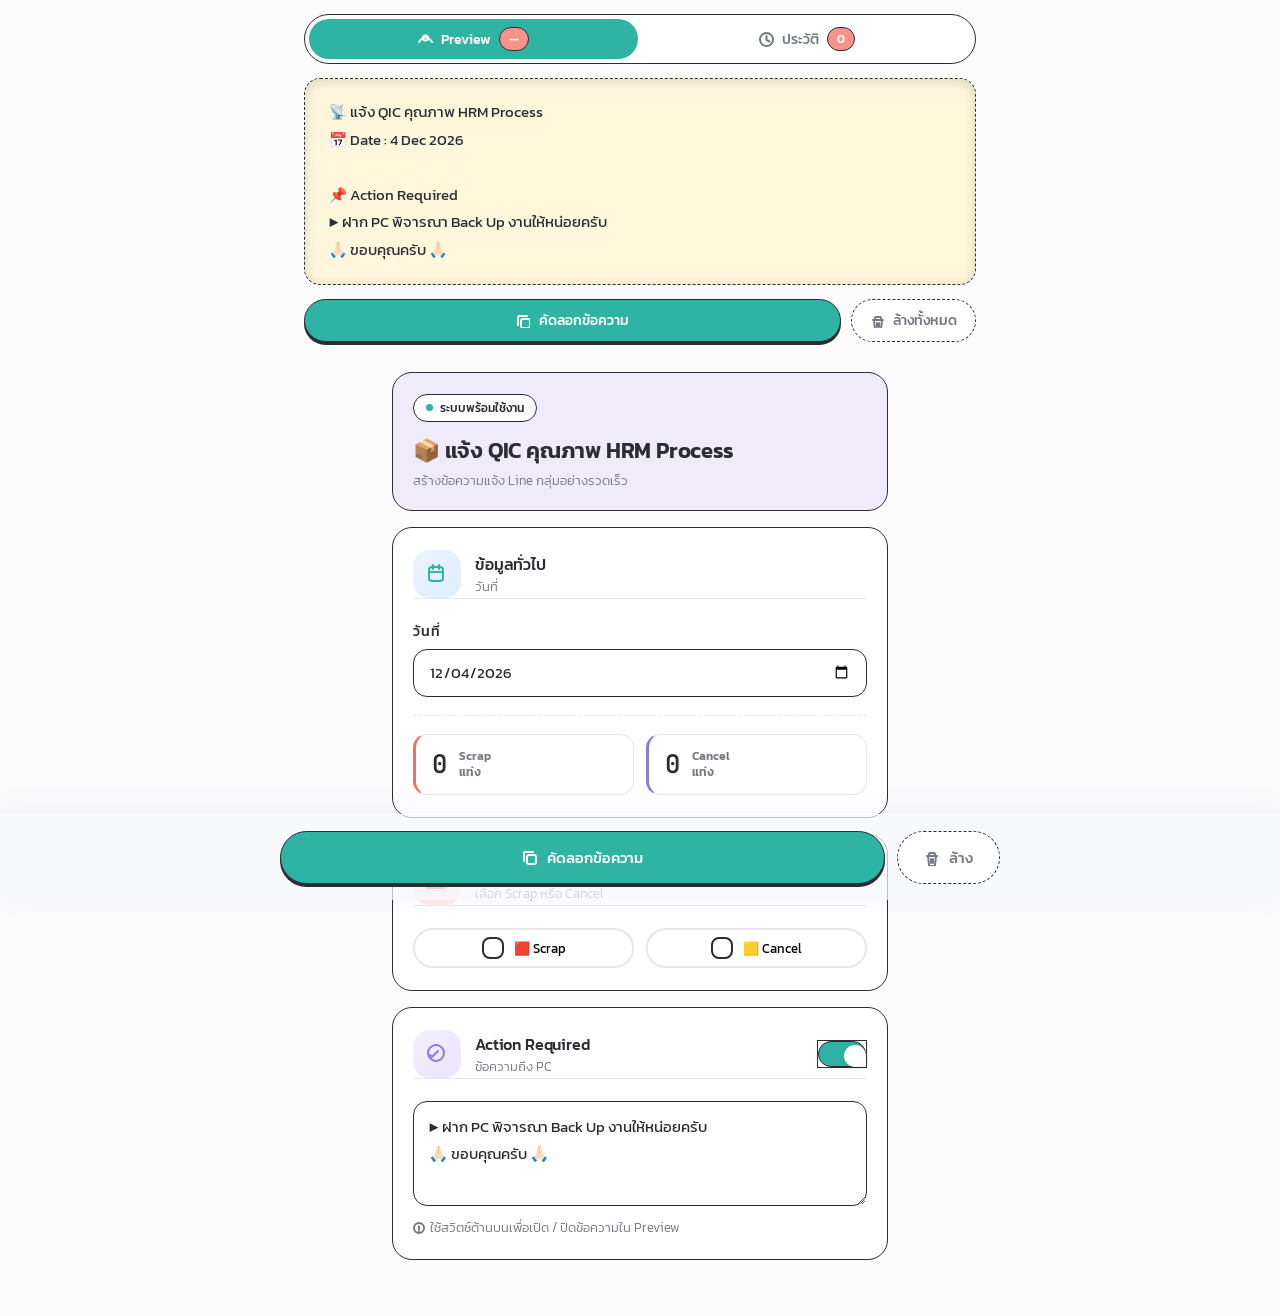
<file: BACKUP.html>
<!DOCTYPE html>
<html lang="th" data-uacj="backup">
<head>
    <meta charset="UTF-8">
    <meta name="viewport" content="width=device-width, initial-scale=1.0">
    <title>แจ้ง QIC คุณภาพ HRM Process</title>
    <link rel="preconnect" href="https://fonts.googleapis.com">
    <link href="https://fonts.googleapis.com/css2?family=Plus+Jakarta+Sans:wght@300;400;500;600;700;800&family=JetBrains+Mono:wght@400;500;600&display=swap" rel="stylesheet">
    <style>
        :root {
            --white:#fff;--off:#F7F8FC;--gray:#ECEFF5;--gray-2:#D8DDE9;
            --text:#1A1D2E;--text-sec:#6B7194;--text-muted:#A0A6C0;
            --blue:#5865F2;--cyan:#2EC5FF;--violet:#7B61FF;
            --danger:#FF6B6B;--danger-bg:rgba(255,107,107,.08);
            --cancel-bg:rgba(123,97,255,.08);--cancel-accent:#7B61FF;
            --success:#2DD4A8;
            --shadow-sm:0 2px 12px rgba(88,101,242,.04);
            --shadow:0 4px 24px rgba(88,101,242,.07);
            --shadow-lg:0 12px 48px rgba(88,101,242,.10);
            --radius:24px;--radius-md:18px;--radius-sm:14px;--radius-pill:50px;
            --gradient:linear-gradient(135deg,#2EC5FF 0%,#5865F2 50%,#7B61FF 100%);
        }
        *,*::before,*::after{margin:0;padding:0;box-sizing:border-box}
        body{font-family:'Plus Jakarta Sans',sans-serif;background:var(--off);color:var(--text);min-height:100vh;-webkit-font-smoothing:antialiased;overflow-x:hidden}

        .ambient{position:fixed;inset:0;pointer-events:none;z-index:0;overflow:hidden}
        .orb{position:absolute;border-radius:50%;filter:blur(100px);opacity:.35;animation:drift 20s ease-in-out infinite alternate}
        .orb-1{width:600px;height:600px;background:radial-gradient(circle,#2EC5FF 0%,transparent 70%);top:-15%;right:-10%}
        .orb-2{width:500px;height:500px;background:radial-gradient(circle,#7B61FF 0%,transparent 70%);bottom:-10%;left:-10%;animation-delay:-7s}
        .orb-3{width:350px;height:350px;background:radial-gradient(circle,#5865F2 0%,transparent 70%);top:40%;left:30%;opacity:.18;animation-delay:-14s}
        @keyframes drift{0%{transform:translate(0,0) scale(1)}33%{transform:translate(30px,-40px) scale(1.05)}66%{transform:translate(-20px,30px) scale(.95)}100%{transform:translate(10px,-20px) scale(1.02)}}

        .sticky-top{position:sticky;top:0;z-index:100;backdrop-filter:blur(24px) saturate(1.6);-webkit-backdrop-filter:blur(24px) saturate(1.6);background:rgba(247,248,252,.85);border-bottom:1px solid rgba(236,239,245,.6);box-shadow:0 4px 32px rgba(88,101,242,.04)}
        .sticky-inner{max-width:720px;margin:0 auto;padding:14px 24px 0}

        .tab-bar{display:flex;gap:4px;background:var(--gray);border-radius:16px;padding:4px;margin-bottom:14px}
        .tab-btn{flex:1;padding:10px 0;border:none;border-radius:13px;background:transparent;font-family:'Plus Jakarta Sans',sans-serif;font-size:.84rem;font-weight:700;color:var(--text-muted);cursor:pointer;transition:all .3s cubic-bezier(.4,0,.2,1);display:flex;align-items:center;justify-content:center;gap:8px;position:relative}
        .tab-btn:hover{color:var(--text-sec)}
        .tab-btn.active{background:var(--white);color:var(--text);box-shadow:0 2px 12px rgba(88,101,242,.08)}
        .tab-badge{font-size:.62rem;font-weight:700;padding:2px 9px;border-radius:50px;background:var(--gray-2);color:var(--text-muted);transition:all .3s}
        .tab-btn.active .tab-badge{background:linear-gradient(135deg,rgba(46,197,255,.12),rgba(123,97,255,.12));color:var(--blue)}

        .panel-wrap{display:grid;grid-template-rows:0fr;transition:grid-template-rows .4s cubic-bezier(.4,0,.2,1)}
        .panel-wrap.open{grid-template-rows:1fr}
        .panel-wrap>div{overflow:hidden}
        .panel-inner{padding:0 0 16px}

        .p-code{background:var(--text);color:#e4e8f4;padding:20px 24px;border-radius:var(--radius-md);font-family:'JetBrains Mono',monospace;font-size:.77rem;line-height:1.9;white-space:pre-wrap;word-break:break-word;max-height:260px;overflow-y:auto;box-shadow:inset 0 2px 12px rgba(0,0,0,.15)}
        .p-code::-webkit-scrollbar{width:5px}
        .p-code::-webkit-scrollbar-track{background:rgba(255,255,255,.04);border-radius:3px}
        .p-code::-webkit-scrollbar-thumb{background:rgba(255,255,255,.14);border-radius:3px}
        .p-empty{color:rgba(228,232,244,.25);font-style:italic;font-family:'Plus Jakarta Sans',sans-serif}
        .p-btns{display:flex;gap:10px;margin-top:14px}

        .h-list{max-height:300px;overflow-y:auto;scrollbar-gutter:stable}
        .h-list::-webkit-scrollbar{width:5px}
        .h-list::-webkit-scrollbar-thumb{background:var(--gray-2);border-radius:3px}
        .h-item{background:var(--white);border-radius:14px;margin-bottom:8px;border:1.5px solid var(--gray);overflow:hidden;transition:all .3s}
        .h-item:hover{border-color:var(--gray-2);box-shadow:var(--shadow-sm)}
        .h-row{display:flex;align-items:center;padding:12px 16px;cursor:pointer;user-select:none;gap:10px}
        .h-dot{width:8px;height:8px;border-radius:50%;flex-shrink:0;background:var(--gradient)}
        .h-time{font-family:'JetBrains Mono',monospace;font-size:.7rem;font-weight:600;color:var(--text-muted);flex-shrink:0}
        .h-info{font-size:.78rem;font-weight:600;color:var(--text-sec);flex:1;white-space:nowrap;overflow:hidden;text-overflow:ellipsis}
        .h-del{width:28px;height:28px;border-radius:8px;border:none;background:transparent;color:var(--text-muted);cursor:pointer;display:flex;align-items:center;justify-content:center;font-size:.7rem;transition:all .25s;flex-shrink:0}
        .h-del:hover{background:var(--danger-bg);color:var(--danger)}
        .h-body{max-height:0;overflow:hidden;transition:max-height .4s cubic-bezier(.4,0,.2,1)}
        .h-body.open{max-height:400px}
        .h-body-inner{padding:0 16px 16px}
        .h-pre{font-family:'JetBrains Mono',monospace;font-size:.68rem;line-height:1.7;color:var(--text-sec);white-space:pre-wrap;word-break:break-word;max-height:180px;overflow-y:auto;background:var(--off);padding:14px;border-radius:12px;margin:0;border:1px solid var(--gray)}
        .h-pre::-webkit-scrollbar{width:4px}
        .h-pre::-webkit-scrollbar-thumb{background:var(--gray-2);border-radius:2px}
        .h-copy-btn{margin-top:10px;display:inline-flex;align-items:center;gap:5px;padding:7px 16px;border-radius:10px;border:1.5px solid var(--gray);background:var(--white);font-family:'Plus Jakarta Sans',sans-serif;font-size:.72rem;font-weight:600;color:var(--blue);cursor:pointer;transition:all .25s}
        .h-copy-btn:hover{border-color:var(--blue);background:rgba(88,101,242,.04)}
        .h-empty{text-align:center;padding:32px 20px;font-size:.85rem;color:var(--text-muted);font-weight:500}
        .h-footer{display:flex;justify-content:flex-end;margin-top:6px}
        .h-clear{background:none;border:none;font-family:'Plus Jakarta Sans',sans-serif;font-size:.72rem;font-weight:600;color:var(--text-muted);cursor:pointer;padding:6px 12px;border-radius:8px;transition:all .25s}
        .h-clear:hover{color:var(--danger);background:var(--danger-bg)}

        .main{position:relative;z-index:1;max-width:720px;margin:0 auto;padding:28px 24px 140px}
        .hero{text-align:center;padding:40px 20px 32px;margin-bottom:8px;opacity:0;animation:heroIn .7s cubic-bezier(.34,1.56,.64,1) forwards}
        .hero-badge{display:inline-flex;align-items:center;gap:7px;padding:6px 18px;border-radius:var(--radius-pill);background:linear-gradient(135deg,rgba(46,197,255,.1),rgba(123,97,255,.1));border:1px solid rgba(46,197,255,.15);font-size:.76rem;font-weight:700;color:var(--blue);margin-bottom:18px}
        .hero-dot{width:7px;height:7px;border-radius:50%;background:var(--success);box-shadow:0 0 8px rgba(45,212,168,.5);animation:pulse 2s ease-in-out infinite}
        @keyframes pulse{0%,100%{opacity:1}50%{opacity:.5}}
        .hero h1{font-size:1.65rem;font-weight:800;letter-spacing:-.03em;background:var(--gradient);-webkit-background-clip:text;-webkit-text-fill-color:transparent;background-clip:text}
        .hero p{font-size:.9rem;color:var(--text-sec);font-weight:500;margin-top:4px}

        .card{background:rgba(255,255,255,.82);backdrop-filter:blur(20px) saturate(1.4);-webkit-backdrop-filter:blur(20px) saturate(1.4);border:1px solid rgba(255,255,255,.6);border-radius:var(--radius);padding:28px;margin-bottom:20px;box-shadow:var(--shadow);opacity:0;animation:cardIn .6s cubic-bezier(.34,1.05,.64,1) forwards;transition:box-shadow .4s,transform .4s;position:relative;overflow:hidden}
        .card::before{content:'';position:absolute;top:0;left:0;right:0;height:1px;background:linear-gradient(90deg,transparent,rgba(255,255,255,.8),transparent)}
        .card:nth-child(1){animation-delay:.1s}.card:nth-child(2){animation-delay:.2s}.card:nth-child(3){animation-delay:.3s}
        .card:hover{box-shadow:var(--shadow-lg);transform:translateY(-2px)}
        .card-head{display:flex;align-items:center;gap:14px;margin-bottom:22px}
        .card-ico{width:48px;height:48px;border-radius:16px;display:flex;align-items:center;justify-content:center;flex-shrink:0;position:relative}
        .card-ico::after{content:'';position:absolute;inset:-4px;border-radius:20px;opacity:.12;filter:blur(8px);z-index:-1}
        .card-ico.blue{background:linear-gradient(135deg,#EBF4FF,#E0ECFF)}.card-ico.blue::after{background:var(--cyan)}.card-ico.blue svg{color:var(--blue)}
        .card-ico.coral{background:linear-gradient(135deg,#FFF0EF,#FFE8E6)}.card-ico.coral::after{background:var(--danger)}.card-ico.coral svg{color:var(--danger)}
        .card-ico.violet{background:linear-gradient(135deg,#F3EFFF,#EBE5FF)}.card-ico.violet::after{background:var(--violet)}.card-ico.violet svg{color:var(--violet)}
        .card-title{font-weight:800;font-size:1.02rem;letter-spacing:-.01em}
        .card-sub{font-size:.78rem;color:var(--text-sec);font-weight:500;margin-top:1px}
        .card-head-actions{margin-left:auto;display:flex;align-items:center;gap:8px}

        .summary-row{display:flex;gap:12px;margin-top:18px;padding-top:18px;border-top:1.5px dashed var(--gray)}
        .summary-item{flex:1;display:flex;align-items:center;gap:12px;padding:14px 16px;border-radius:var(--radius-sm);background:var(--off);border:1.5px solid var(--gray);transition:all .3s}
        .summary-num{font-family:'JetBrains Mono',monospace;font-size:1.6rem;font-weight:700;line-height:1}
        .summary-text{font-size:.76rem;font-weight:600;color:var(--text-sec);line-height:1.3}
        .summary-item.scrap-s .summary-num{color:var(--danger)}.summary-item.scrap-s{border-left:3px solid var(--danger)}
        .summary-item.cancel-s .summary-num{color:var(--cancel-accent)}.summary-item.cancel-s{border-left:3px solid var(--cancel-accent)}

        .f-group{margin-bottom:16px}.f-group:last-child{margin-bottom:0}
        .f-label{display:block;font-size:.72rem;font-weight:700;color:var(--text-muted);margin-bottom:7px;text-transform:uppercase;letter-spacing:.06em}
        .f-input{width:100%;padding:13px 18px;border:1.5px solid var(--gray);border-radius:var(--radius-sm);font-family:'Plus Jakarta Sans',sans-serif;font-size:.9rem;font-weight:600;color:var(--text);background:var(--white);outline:none;transition:all .3s cubic-bezier(.4,0,.2,1)}
        .f-input:focus{border-color:var(--blue);box-shadow:0 0 0 4px rgba(88,101,242,.08),0 4px 16px rgba(88,101,242,.06)}
        .f-input::placeholder{color:var(--text-muted);font-weight:500}
        .f-input[type="date"],.f-input[type="number"]{font-family:'JetBrains Mono',monospace;font-size:.86rem}
        .f-textarea{width:100%;padding:15px 18px;border:1.5px solid var(--gray);border-radius:var(--radius-sm);font-family:'Plus Jakarta Sans',sans-serif;font-size:.9rem;font-weight:600;color:var(--text);background:var(--white);outline:none;resize:vertical;min-height:80px;transition:all .3s cubic-bezier(.4,0,.2,1)}
        .f-textarea:focus{border-color:var(--blue);box-shadow:0 0 0 4px rgba(88,101,242,.08),0 4px 16px rgba(88,101,242,.06)}
        .f-note{font-size:.7rem;color:var(--text-muted);font-weight:600;margin-top:6px;display:flex;align-items:center;gap:5px}

        .type-toggles{display:flex;gap:12px}
        .type-btn{flex:1;padding:16px 18px;border:2px solid var(--gray);border-radius:var(--radius-md);background:var(--white);font-family:'Plus Jakarta Sans',sans-serif;font-size:.92rem;font-weight:700;cursor:pointer;transition:all .3s cubic-bezier(.4,0,.2,1);display:flex;align-items:center;justify-content:center;gap:10px;user-select:none;position:relative;overflow:hidden}
        .type-btn::before{content:'';position:absolute;inset:0;opacity:0;transition:opacity .3s;border-radius:inherit}
        .type-btn:hover{transform:translateY(-1px);box-shadow:var(--shadow)}
        .type-dot{width:22px;height:22px;border-radius:8px;border:2px solid var(--gray-2);display:flex;align-items:center;justify-content:center;font-size:.65rem;color:transparent;transition:all .3s;flex-shrink:0}
        .type-btn.on-scrap{border-color:rgba(255,107,107,.3);color:var(--danger);box-shadow:0 4px 20px rgba(255,107,107,.1)}
        .type-btn.on-scrap::before{background:var(--danger-bg);opacity:1}
        .type-btn.on-scrap .type-dot{border-color:var(--danger);background:var(--danger);color:#fff}
        .type-btn.on-cancel{border-color:rgba(123,97,255,.3);color:var(--cancel-accent);box-shadow:0 4px 20px rgba(123,97,255,.1)}
        .type-btn.on-cancel::before{background:var(--cancel-bg);opacity:1}
        .type-btn.on-cancel .type-dot{border-color:var(--cancel-accent);background:var(--cancel-accent);color:#fff}

        .sub-sec{margin-top:22px;padding-top:22px;border-top:1.5px dashed var(--gray);animation:fadeIn .35s ease}
        .sub-label{font-size:.85rem;font-weight:800;margin-bottom:16px;display:flex;align-items:center;gap:8px;letter-spacing:-.01em}
        .sub-label.scrap{color:var(--danger)}.sub-label.cancel{color:var(--cancel-accent)}

        .entry{background:var(--off);border-radius:var(--radius-md);padding:18px 20px;margin-bottom:12px;border:1.5px solid var(--gray);animation:slideUp .35s ease forwards;opacity:0;transition:border-color .3s,box-shadow .3s}
        .entry.scrap-e{border-left:4px solid var(--danger)}.entry.cancel-e{border-left:4px solid var(--cancel-accent)}
        .entry:hover{border-color:var(--gray-2);box-shadow:var(--shadow-sm)}
        .entry-top{display:flex;justify-content:space-between;align-items:center;margin-bottom:14px}
        .entry-tag{font-family:'JetBrains Mono',monospace;font-size:.72rem;font-weight:600;color:var(--text-muted);background:var(--white);padding:4px 14px;border-radius:var(--radius-pill);border:1px solid var(--gray)}
        .entry-x{width:32px;height:32px;border-radius:10px;border:none;background:transparent;color:var(--text-muted);cursor:pointer;display:flex;align-items:center;justify-content:center;font-size:.85rem;transition:all .25s}
        .entry-x:hover{background:var(--danger-bg);color:var(--danger)}
        .entry-grid{display:grid;grid-template-columns:1fr 1fr;gap:12px}
        .eg{display:flex;flex-direction:column}.eg.wide{grid-column:1/-1}
        .eg label{font-size:.7rem;font-weight:700;color:var(--text-muted);text-transform:uppercase;letter-spacing:.05em;margin-bottom:4px}
        .eg input{width:100%;padding:10px 14px;border:1.5px solid var(--gray);border-radius:10px;font-family:'JetBrains Mono',monospace;font-size:.84rem;font-weight:500;color:var(--text);background:var(--white);outline:none;transition:all .3s}
        .eg input:focus{border-color:var(--blue);box-shadow:0 0 0 3px rgba(88,101,242,.06)}
        .eg input.cause-f{font-family:'Plus Jakarta Sans',sans-serif;font-weight:600;font-size:.88rem}
        .suggest-wrap{display:flex;flex-wrap:wrap;gap:8px;margin-top:8px}
        .suggest-btn{display:inline-flex;align-items:center;gap:5px;padding:7px 14px;border-radius:var(--radius-pill);background:rgba(88,101,242,.06);border:1.5px solid rgba(88,101,242,.12);color:var(--blue);font-family:'Plus Jakarta Sans',sans-serif;font-size:.76rem;font-weight:600;cursor:pointer;transition:all .25s;user-select:none}
        .suggest-btn:hover{background:rgba(88,101,242,.12);border-color:rgba(88,101,242,.25);transform:translateY(-1px)}
        .suggest-btn:active{transform:scale(.96)}
        .add-btn{display:inline-flex;align-items:center;gap:7px;padding:10px 22px;border:2px dashed var(--gray-2);border-radius:var(--radius-sm);background:transparent;font-family:'Plus Jakarta Sans',sans-serif;font-size:.85rem;font-weight:700;color:var(--blue);cursor:pointer;transition:all .3s;margin-top:8px}
        .add-btn:hover{background:linear-gradient(135deg,rgba(46,197,255,.06),rgba(123,97,255,.06));border-color:var(--blue);transform:translateY(-1px);box-shadow:0 4px 16px rgba(88,101,242,.1)}

        .switch{position:relative;width:50px;height:28px;display:inline-block;flex-shrink:0}
        .switch input{opacity:0;width:0;height:0}
        .sw{position:absolute;inset:0;background:var(--gray-2);border-radius:14px;cursor:pointer;transition:all .3s}
        .sw::before{content:'';position:absolute;width:22px;height:22px;left:3px;top:3px;background:#fff;border-radius:50%;transition:all .3s cubic-bezier(.34,1.56,.64,1);box-shadow:0 2px 6px rgba(0,0,0,.1)}
        .switch input:checked+.sw{background:var(--gradient);box-shadow:0 2px 12px rgba(88,101,242,.3)}
        .switch input:checked+.sw::before{transform:translateX(22px)}
        .f-group.dimmed{opacity:.3;pointer-events:none;transition:opacity .35s}

        .btn{padding:14px 26px;border:none;border-radius:var(--radius-sm);font-family:'Plus Jakarta Sans',sans-serif;font-size:.92rem;font-weight:700;cursor:pointer;transition:all .3s cubic-bezier(.4,0,.2,1);display:flex;align-items:center;justify-content:center;gap:9px}
        .btn-primary{background:var(--gradient);color:#fff;flex:1;box-shadow:0 4px 20px rgba(88,101,242,.3);position:relative;overflow:hidden}
        .btn-primary::before{content:'';position:absolute;inset:0;background:linear-gradient(135deg,rgba(255,255,255,.2),transparent);opacity:0;transition:opacity .3s}
        .btn-primary:hover{transform:translateY(-2px);box-shadow:0 8px 32px rgba(88,101,242,.35)}
        .btn-primary:hover::before{opacity:1}
        .btn-primary.done{background:linear-gradient(135deg,#2DD4A8,#34d399);box-shadow:0 4px 20px rgba(45,212,168,.3);transform:none}
        .btn-ghost{background:var(--white);color:var(--text-sec);border:1.5px solid var(--gray)}
        .btn-ghost:hover{border-color:var(--danger);background:var(--danger-bg);box-shadow:0 4px 16px rgba(255,107,107,.08)}
        .btn-sm{padding:10px 18px;font-size:.82rem;border-radius:12px}
        .btn-sm svg{width:14px;height:14px}

        .float-bar{position:fixed;bottom:0;left:0;right:0;z-index:90;backdrop-filter:blur(28px) saturate(1.6);-webkit-backdrop-filter:blur(28px) saturate(1.6);background:rgba(247,248,252,.72);border-top:1px solid rgba(255,255,255,.5);box-shadow:0 -4px 32px rgba(88,101,242,.05);padding:16px 24px}
        .float-inner{max-width:720px;margin:0 auto;display:flex;gap:12px}

        .toast{position:fixed;top:24px;left:50%;transform:translateX(-50%) translateY(-100px);backdrop-filter:blur(16px);-webkit-backdrop-filter:blur(16px);background:rgba(26,29,46,.88);color:#fff;padding:13px 30px;border-radius:var(--radius-pill);font-size:.88rem;font-weight:700;box-shadow:var(--shadow-lg);z-index:200;transition:transform .5s cubic-bezier(.34,1.56,.64,1);white-space:nowrap}
        .toast.show{transform:translateX(-50%) translateY(0)}
        .toast.ok{background:linear-gradient(135deg,rgba(45,212,168,.92),rgba(52,211,153,.92))}

        .modal-overlay{position:fixed;inset:0;background:rgba(0,0,0,.35);backdrop-filter:blur(10px);-webkit-backdrop-filter:blur(10px);display:flex;align-items:center;justify-content:center;z-index:300;opacity:0;pointer-events:none;transition:opacity .35s ease}
        .modal-overlay.show{opacity:1;pointer-events:all}
        .modal-box{background:var(--white);border-radius:var(--radius);padding:40px 36px 32px;text-align:center;max-width:380px;width:88%;box-shadow:var(--shadow-lg);transform:scale(.85) translateY(24px);transition:transform .45s cubic-bezier(.34,1.56,.64,1);position:relative;overflow:hidden}
        .modal-overlay.show .modal-box{transform:scale(1) translateY(0)}
        .modal-box::before{content:'';position:absolute;top:0;left:0;right:0;height:4px;background:var(--gradient)}
        .modal-emoji{font-size:3rem;margin-bottom:16px;line-height:1}
        .modal-title{font-weight:800;font-size:1.1rem;margin-bottom:8px;color:var(--text)}
        .modal-text{font-size:.92rem;color:var(--text-sec);font-weight:600;line-height:1.6;margin-bottom:24px}
        .modal-btn{padding:12px 36px;border:none;border-radius:var(--radius-sm);background:var(--gradient);color:#fff;font-family:'Plus Jakarta Sans',sans-serif;font-size:.9rem;font-weight:700;cursor:pointer;transition:all .3s;box-shadow:0 4px 16px rgba(88,101,242,.3)}
        .modal-btn:hover{transform:translateY(-2px);box-shadow:0 8px 24px rgba(88,101,242,.35)}

        .hidden{display:none!important}

        @keyframes heroIn{0%{opacity:0;transform:scale(.9) translateY(20px)}100%{opacity:1;transform:scale(1) translateY(0)}}
        @keyframes cardIn{0%{opacity:0;transform:translateY(30px)}100%{opacity:1;transform:translateY(0)}}
        @keyframes slideUp{0%{opacity:0;transform:translateY(16px)}100%{opacity:1;transform:translateY(0)}}
        @keyframes fadeIn{0%{opacity:0}100%{opacity:1}}

        @media(max-width:600px){
            .main{padding:20px 16px 130px}
            .sticky-inner{padding-left:16px;padding-right:16px}
            .card{padding:22px 18px;border-radius:20px}
            .entry-grid{grid-template-columns:1fr}
            .type-toggles{flex-direction:column}
            .p-btns{flex-direction:column}
            .p-code{font-size:.7rem;padding:16px 18px;max-height:180px}
            .hero h1{font-size:1.35rem}
            .hero{padding:30px 16px 24px}
            .orb-1{width:350px;height:350px}.orb-2{width:300px;height:300px}.orb-3{display:none}
            .summary-row{flex-direction:column;gap:8px}
            .suggest-wrap{gap:6px}.suggest-btn{font-size:.72rem;padding:6px 12px}
            .tab-btn{font-size:.78rem;padding:9px 0}
        }
    </style>
<!-- ===== UACJ THEME (generated by apply-theme.py — do not edit here) ===== -->
<link rel="preconnect" href="https://fonts.googleapis.com">
<link rel="preconnect" href="https://fonts.gstatic.com" crossorigin>
<link href="https://fonts.googleapis.com/css2?family=Kanit:wght@300;400;500;600;700&display=swap" rel="stylesheet">
<link rel="icon" type="image/png" href="[data-uri]">
<link rel="apple-touch-icon" href="[data-uri]">
<meta name="apple-mobile-web-app-capable" content="yes">
<meta name="apple-mobile-web-app-status-bar-style" content="default">
<meta name="mobile-web-app-capable" content="yes">
<meta name="theme-color" content="#005BAA">
<style id="uacj-theme">
/* ============================================================================
   UACJ THEME v2 "STICKER"  —  Shared visual layer
   REPORT / STOP / QIC / BACKUP
   ----------------------------------------------------------------------------
   แนวทาง: เส้นขอบดำบาง + สีพาสเทล + ไฮไลต์เหลือง + ปุ่มทรงแคปซูล
            ไม่มีเงาหนัก ไม่มี gradient ไม่มี glass

   ชั้นแต่งหน้าอย่างเดียว ไม่มี logic ไม่แตะ markup ของโมดูล
   แก้ไฟล์นี้ไฟล์เดียว → รัน  python3 apply-theme.py  → เปลี่ยนครบทั้ง 4 โมดูล
   โมดูลถูกแยกด้วย  <html data-uacj="report|stop|qic|backup">

   ธีมสีน้ำเงิน UACJ เดิมเก็บไว้ที่ uacj-theme-v1-blue.css
   ========================================================================== */

/* ---------------------------------------------------------------------------
   1. DESIGN TOKENS
   ------------------------------------------------------------------------ */
:root{
  --u-primary:#2FB3A3;          /* เขียวมิ้นต์ — ปุ่มหลัก แท็บที่เลือก */
  --u-primary-hover:#279487;
  --u-primary-deep:#1F8A7D;
  --u-secondary:#5AC8BC;
  --u-light:#E3F5F1;            /* พื้นอ่อนของสีหลัก */

  --u-yellow:#FFDE5C;           /* ไฮไลต์ เน้นคำสำคัญ */
  --u-yellow-deep:#F0C000;
  --u-pink:#F79489;
  --u-pink-tint:#FCE7E3;
  --u-lilac:#A99BE8;
  --u-lilac-tint:#EFEBFB;
  --u-cream:#FFF6DC;

  --u-bg:#FBFBFC;
  --u-white:#FFFFFF;
  --u-ink:#2C2C34;              /* สีเส้นขอบและตัวอักษร */
  --u-text:#2C2C34;
  --u-text-2:#767A85;
  --u-text-3:#A9ADB6;

  --u-success:#2FB3A3;
  --u-warning:#F0B429;
  --u-danger:#F26D63;

  --u-border:var(--u-ink);
  --u-border-card:var(--u-ink);
  --u-border-soft:#E6E8EC;
  --u-line:1.6px;

  --u-tint-primary:var(--u-light);
  --u-ring:rgba(47,179,163,.28);
  --u-tint-success:#E3F5F1;
  --u-tint-warning:#FFF3D6;
  --u-tint-danger:#FCE7E3;

  --u-s1:4px; --u-s2:8px; --u-s3:12px; --u-s4:16px; --u-s5:20px; --u-s6:24px; --u-s7:32px;

  --u-r-input:14px;
  --u-r-btn:999px;              /* ปุ่มหลักเป็นแคปซูล */
  --u-r-card:20px;
  --u-r-chip:999px;
  --u-h-control:48px;

  --u-shadow:none;
  --u-shadow-raise:0 4px 0 var(--u-ink);

  --u-font:'Kanit','IBM Plex Sans Thai','Prompt',system-ui,sans-serif;

  --u-accent:var(--u-primary);
  --u-accent-tint:var(--u-light);
}
/* สีประจำโมดูล — ใช้กับหัวเรื่อง ไอคอน และป้ายชื่อโมดูล */
html[data-uacj="report"]{ --u-accent:#2FB3A3; --u-accent-tint:#E3F5F1; }
html[data-uacj="stop"]  { --u-accent:#F26D63; --u-accent-tint:#FCE7E3; }
html[data-uacj="qic"]   { --u-accent:#F0B429; --u-accent-tint:#FFF3D6; }
html[data-uacj="backup"]{ --u-accent:#8B7BE0; --u-accent-tint:#EFEBFB; }

/* ---------------------------------------------------------------------------
   2. REMAP ตัวแปรเดิมของแต่ละโมดูล → tokens ชุดใหม่
   ------------------------------------------------------------------------ */
html[data-uacj="report"]{
  --bg:var(--u-bg); --surface:var(--u-white); --surface-solid:var(--u-white);
  --raised:var(--u-light); --hover:var(--u-light);
  --border:var(--u-ink); --border-l:var(--u-border-soft);
  --text:var(--u-text); --text2:var(--u-text-2); --muted:var(--u-text-3);
  --accent:var(--u-primary); --accent-s:var(--u-light); --accent-b:var(--u-ink);
  --blue:var(--u-primary);   --blue-s:var(--u-light);   --blue-b:var(--u-ink);
  --red:var(--u-danger);   --red-s:var(--u-tint-danger);   --red-b:var(--u-ink);
  --amber:var(--u-warning);--amber-s:var(--u-tint-warning);--amber-b:var(--u-ink);
  --green:var(--u-success);--green-s:var(--u-tint-success);--green-b:var(--u-ink);
  --cyan:var(--u-lilac);   --cyan-s:var(--u-lilac-tint);   --cyan-b:var(--u-ink);
  --r:var(--u-r-card); --rs:var(--u-r-input);
  --font:var(--u-font); --mono:var(--u-font);
  --shadow:none; --shadow-md:none;
}
html[data-uacj="stop"]{
  --bg:var(--u-bg); --surface:var(--u-white);
  --surface-alt:var(--u-white); --surface-highlight:var(--u-light);
  --accent:var(--u-primary); --accent-hover:var(--u-primary-deep);
  --accent-light:var(--u-light); --accent-glow:var(--u-ring);
  --green:var(--u-success);  --green-light:var(--u-tint-success);
  --cyan:var(--u-lilac);     --cyan-light:var(--u-lilac-tint);
  --danger:var(--u-danger);  --danger-light:var(--u-tint-danger);
  --text:var(--u-text); --text-2:var(--u-text-2); --text-3:var(--u-text-3);
  --border:var(--u-ink); --border-light:var(--u-border-soft);
  --shadow:transparent; --shadow-md:transparent;
  --radius:var(--u-r-card); --radius-sm:var(--u-r-input);
  --font-main:var(--u-font); --font-mono:var(--u-font);
}
html[data-uacj="qic"]{
  --bg:var(--u-bg); --surface:var(--u-white); --surface-alt:var(--u-white);
  --border:var(--u-ink); --border-light:var(--u-border-soft);
  --accent:var(--u-primary); --accent-bg:var(--u-light);
  --accent-hover:var(--u-primary-deep); --accent-ring:var(--u-ring);
  --red:var(--u-danger);   --red-bg:var(--u-tint-danger);
  --green:var(--u-success);--green-bg:var(--u-tint-success);
  --blue:var(--u-lilac);   --blue-bg:var(--u-lilac-tint);
  --text:var(--u-text); --text-sec:var(--u-text-2); --text-muted:var(--u-text-3);
  --shadow-sm:none; --shadow:none;
  --radius:var(--u-r-input); --radius-lg:var(--u-r-card);
}
html[data-uacj="backup"]{
  --white:var(--u-white); --off:var(--u-white);
  --gray:var(--u-border-soft); --gray-2:var(--u-ink);
  --text:var(--u-text); --text-sec:var(--u-text-2); --text-muted:var(--u-text-3);
  --blue:var(--u-primary); --cyan:var(--u-secondary); --violet:var(--u-accent);
  --danger:var(--u-danger); --danger-bg:var(--u-tint-danger);
  --cancel-accent:var(--u-accent); --cancel-bg:var(--u-lilac-tint);
  --success:var(--u-success);
  --shadow-sm:none; --shadow:none; --shadow-lg:none;
  --radius:var(--u-r-card); --radius-md:16px; --radius-sm:var(--u-r-input);
  --gradient:var(--u-primary);
}

/* ---------------------------------------------------------------------------
   3. TYPOGRAPHY
   ------------------------------------------------------------------------ */
body, button, input, select, textarea, optgroup,
h1, h2, h3, h4, h5, h6, p, label, small, strong, th, td{
  font-family:var(--u-font) !important;
}
body{
  background:var(--u-bg) !important;
  color:var(--u-text) !important;
  -webkit-font-smoothing:antialiased;
}
h1{ font-size:25px; font-weight:600; letter-spacing:-.2px; }
h2{ font-size:20px; font-weight:600; }
h3{ font-size:17px; font-weight:500; }
label, .field label, .form-group label, .f-label, .eg label{
  font-size:14px; font-weight:500; color:var(--u-text) !important;
}
small, .hint, .caption, .f-note, .card-sub, .card-title-sub{
  font-size:12.5px; font-weight:300; color:var(--u-text-2) !important;
}

.card-title, .sub-label, .f-label, .sec-title{
  color:var(--u-text) !important;
  font-weight:500 !important;
}
/* ปากกาไฮไลต์เหลืองใต้หัวข้อส่วน — ลายเซ็นของธีมนี้ */
.sec-label{
  color:var(--u-ink) !important;
  font-weight:500 !important;
  letter-spacing:.4px !important;
  font-size:13px !important;
  background-image:linear-gradient(var(--u-yellow),var(--u-yellow)) !important;
  background-repeat:no-repeat !important;
  background-size:100% 7px !important;
  background-position:0 86% !important;
  width:fit-content !important;          /* ให้ไฮไลต์พอดีกับข้อความ ไม่ลากยาวทั้งแถว */
}

/* แถบสรุประยะเวลาใน STOP — เดิมเป็น gradient ทอง */
.dur-bar{
  background:var(--u-yellow) !important;
  color:var(--u-ink) !important;
  box-shadow:none !important;
}
.dur-bar .dur-label{ opacity:.75 !important; }

/* ---------------------------------------------------------------------------
   4. ตัดของตกแต่งที่ไม่ได้ทำหน้าที่ (orb / noise / glow / glass)
   ------------------------------------------------------------------------ */
.bg-anim, .ambient, .orb{ display:none !important; }
html[data-uacj="stop"] body::before,
html[data-uacj="stop"] body::after{ display:none !important; content:none !important; }
.card::before, .type-btn::before, .hdr-icon::after, .sec-label::after,
.btn-primary::before, .card-ico::after{ display:none !important; }
*{ backdrop-filter:none !important; -webkit-backdrop-filter:none !important; }

/* ---------------------------------------------------------------------------
   5. CARD — ขาว ขอบดำบาง มุมมน ไม่มีเงา
   ------------------------------------------------------------------------ */
@keyframes uacjRise{
  from{ opacity:0; transform:translateY(12px); }
  to  { opacity:1; transform:none; }
}
@keyframes uacjPop{
  0%{ transform:scale(.92); } 60%{ transform:scale(1.05); } 100%{ transform:scale(1); }
}

.card, .pv, .panel, .preview-card, .hist-card, .h-item, .entry,
.qic-entry, .history-item, .modal-box, .bs-sheet, .sp-body{
  background:var(--u-white) !important;
  border:var(--u-line) solid var(--u-ink) !important;
  border-radius:var(--u-r-card) !important;
  box-shadow:none !important;
}
.card{
  margin-bottom:var(--u-s4) !important;
  animation:uacjRise .42s cubic-bezier(.22,1,.36,1) both !important;
}
.card:hover{ transform:none !important; }
.entry, .qic-entry, .h-item, .history-item{ border-radius:16px !important; }
/* การ์ดซ้อนในการ์ด ใช้พื้นพาสเทลแทน เพื่อไม่ให้ขอบดำซ้อนกันจนลายตา */
.card .entry, .card .qic-entry, .card .sub-sec{
  background:var(--u-accent-tint) !important;
  border-color:var(--u-ink) !important;
}

/* ---------------------------------------------------------------------------
   6. BUTTON — แคปซูล ขอบดำ มีเงาทึบ กดแล้วยุบลง
   ------------------------------------------------------------------------ */
button{ font-family:var(--u-font) !important; letter-spacing:0 !important; }
.btn, .btn-primary, .btn-secondary, .btn-gen, .btn-sp,
.modal-btn, .add-btn, .suggest-btn, .btn-add, .btn-load, .btn-clr, .h-clear{
  font-family:var(--u-font) !important;
  font-size:15px !important;
  font-weight:500 !important;
  border-radius:var(--u-r-btn) !important;
  letter-spacing:0 !important;
  transition:transform .12s ease, background .16s ease, box-shadow .12s ease !important;
}
.btn, .btn-primary, .btn-gen, .btn-sp, .modal-btn{
  min-height:var(--u-h-control) !important;
  background:var(--u-primary) !important;
  color:var(--u-white) !important;
  border:var(--u-line) solid var(--u-ink) !important;
  box-shadow:0 3px 0 var(--u-ink) !important;
  transform:none !important;
}
.btn:hover, .btn-primary:hover, .btn-gen:hover, .btn-sp:hover, .modal-btn:hover{
  background:var(--u-primary-deep) !important;
  transform:none !important;
  box-shadow:0 3px 0 var(--u-ink) !important;
}
.btn:active, .btn-primary:active, .btn-gen:active, .btn-sp:active, .modal-btn:active{
  transform:translateY(3px) !important;
  box-shadow:0 0 0 var(--u-ink) !important;
}
.btn.done, .btn-primary.done{
  background:var(--u-yellow) !important;
  color:var(--u-ink) !important;
  animation:uacjPop .3s ease !important;
}
.btn-secondary, .btn-add, .btn-load, .add-btn, .suggest-btn, .h-copy-btn{
  background:var(--u-white) !important;
  color:var(--u-ink) !important;
  border:var(--u-line) dashed var(--u-ink) !important;
  box-shadow:none !important;
  min-height:42px !important;
}
.btn-secondary:hover, .btn-add:hover, .btn-load:hover, .add-btn:hover, .suggest-btn:hover{
  background:var(--u-light) !important;
  border-style:solid !important;
  transform:none !important;
}
.btn.btn-ghost, .btn.btn-secondary, .btn.btn-load{
  background:var(--u-white) !important;
  color:var(--u-text-2) !important;
  border:var(--u-line) dashed var(--u-ink) !important;
  box-shadow:none !important;
}
.btn.btn-ghost:active{ transform:translateY(2px) !important; }
.btn.btn-ghost:hover{
  background:var(--u-tint-danger) !important;
  color:var(--u-danger) !important;
  border-style:solid !important;
}
.btn-sm{ min-height:42px !important; font-size:14px !important; }
.btn-rm, .btn-del, .btn-del-h, .btn-clr, .h-clear, .h-del, .entry-x, .cst-clear{
  color:var(--u-danger) !important;
  background:var(--u-white) !important;
  border:1.4px solid var(--u-ink) !important;
  border-radius:999px !important;
  box-shadow:none !important;
}
.btn-rm:hover, .btn-del:hover, .btn-del-h:hover, .btn-clr:hover, .h-clear:hover,
.h-del:hover, .entry-x:hover{
  background:var(--u-tint-danger) !important;
  color:var(--u-danger) !important;
}
button:disabled, .btn:disabled{
  background:var(--u-border-soft) !important;
  border-color:var(--u-text-3) !important;
  color:var(--u-text-3) !important;
  box-shadow:none !important;
  cursor:not-allowed !important;
}

/* ---------------------------------------------------------------------------
   7. INPUT — ขาว ขอบดำบาง โฟกัสแล้วมีวงเขียว
   ------------------------------------------------------------------------ */
input[type="text"], input[type="date"], input[type="time"], input[type="number"],
input[type="tel"], select, textarea,
.inp-date, .inp-time, .inp-text, .inp-num, .inp-area, .f-input, .f-textarea{
  font-family:var(--u-font) !important;
  font-size:15px !important;
  font-weight:400 !important;
  letter-spacing:0 !important;
  color:var(--u-text) !important;
  background:var(--u-white) !important;
  border:var(--u-line) solid var(--u-ink) !important;
  border-radius:var(--u-r-input) !important;
  box-shadow:none !important;
  transition:box-shadow .16s ease !important;
}
input[type="text"], input[type="date"], input[type="time"], input[type="number"],
input[type="tel"], select{
  min-height:var(--u-h-control) !important;
  padding:10px 15px !important;
}
textarea, .inp-area, .f-textarea{ padding:12px 15px !important; line-height:1.75 !important; }
input:focus, select:focus, textarea:focus,
.inp-date:focus, .inp-time:focus, .inp-text:focus, .inp-num:focus, .inp-area:focus,
.f-input:focus, .f-textarea:focus{
  border-color:var(--u-ink) !important;
  box-shadow:0 0 0 4px var(--u-ring) !important;
  background:var(--u-white) !important;
  outline:none !important;
}
::placeholder{ color:var(--u-text-3) !important; font-weight:300 !important; }
input.invalid{ border-color:var(--u-danger) !important; box-shadow:0 0 0 4px rgba(242,109,99,.22) !important; }
input.valid  { box-shadow:0 0 0 4px var(--u-ring) !important; }
.summary-num, .nr-result, .dur-val, .qi-text{ font-weight:600 !important; color:var(--u-ink) !important; }

/* ---------------------------------------------------------------------------
   8. CHIP / TOGGLE — แคปซูล เลือกแล้วเด้ง
   ------------------------------------------------------------------------ */
.chip, .nr-tag, .cascade-btn, .type-btn, .chip-pos, .bs-option{
  font-family:var(--u-font) !important;
  font-size:13px !important;
  font-weight:400 !important;
  border-radius:999px !important;
  padding:7px 14px !important;
  box-shadow:none !important;
  transition:transform .14s ease, background .16s ease !important;
}
.chip, .chip-pos{
  background:var(--u-white) !important;
  color:var(--u-text-2) !important;
  border:1.4px solid var(--u-ink) !important;
}
.chip:active, .nr-tag:active, .cascade-btn:active{ transform:scale(.95) !important; }
.chip.active, .chip.chip-sel, .chip-pos.active, .bs-option.bs-selected,
.cascade-btn.cascade-active{
  background:var(--u-primary) !important;
  border-color:var(--u-ink) !important;
  color:var(--u-white) !important;
  font-weight:500 !important;
  box-shadow:none !important;
  animation:uacjPop .28s ease !important;
}
.toggle-track, .toggle::after, .sw, .switch{ box-shadow:none !important; }
.toggle-track, .switch, .sw{ border:1.4px solid var(--u-ink) !important; }
.toggle-wrap input:checked + .toggle-track,
.toggle input:checked + .toggle-track{ background:var(--u-primary) !important; }

/* ---------------------------------------------------------------------------
   9. HEADER — การ์ดพาสเทลขอบดำ สีตามโมดูล
   ------------------------------------------------------------------------ */
.header, .hdr, .hero{
  opacity:1 !important;
  background:var(--u-accent-tint) !important;
  border:var(--u-line) solid var(--u-ink) !important;
  border-radius:var(--u-r-card) !important;
  box-shadow:none !important;
  text-align:left !important;
  padding:var(--u-s5) !important;
  margin-bottom:var(--u-s4) !important;
  animation:uacjRise .45s cubic-bezier(.22,1,.36,1) both !important;
}
.hero h1{ background:none !important; -webkit-text-fill-color:var(--u-ink) !important; }
.header h1, .hdr h1, .hero h1{
  font-size:22px !important; font-weight:600 !important;
  color:var(--u-ink) !important; margin:0 !important; letter-spacing:-.2px !important;
}
.header p, .hdr p, .hero p{
  font-size:13px !important; font-weight:300 !important;
  color:var(--u-text-2) !important; margin:4px 0 0 !important;
}
.hdr-icon, .header-badge{
  width:48px !important; height:48px !important; min-width:48px !important;
  background:var(--u-white) !important;
  border:var(--u-line) solid var(--u-ink) !important;
  border-radius:16px !important;
  font-size:22px !important;
  box-shadow:0 3px 0 var(--u-ink) !important;
  transform:none !important;
  margin:0 0 var(--u-s3) !important;
  display:inline-flex !important; align-items:center !important; justify-content:center !important;
}
.hdr-icon:hover{ transform:none !important; }
.sticky-top{ background:var(--u-bg) !important; box-shadow:none !important; border:0 !important; }
.hero-badge{
  background:var(--u-white) !important;
  border:1.4px solid var(--u-ink) !important;
  color:var(--u-ink) !important;
  font-size:12px !important; font-weight:500 !important;
  border-radius:999px !important; padding:4px 12px !important;
  margin-bottom:var(--u-s3) !important;
}

/* ---------------------------------------------------------------------------
   10. TAB
   ------------------------------------------------------------------------ */
.tabs, .page-tabs, .tab-bar{
  background:var(--u-white) !important;
  border:var(--u-line) solid var(--u-ink) !important;
  border-radius:999px !important;
  padding:var(--u-s1) !important;
  box-shadow:none !important;
  gap:var(--u-s1) !important;
  animation:none !important;
}
.tab, .tab-btn, .page-tab{
  font-family:var(--u-font) !important;
  font-size:13.5px !important;
  font-weight:500 !important;
  color:var(--u-text-2) !important;
  background:transparent !important;
  border:0 !important;
  border-radius:999px !important;
  min-height:38px !important;
  padding:8px 12px !important;
  box-shadow:none !important;
  transition:background .18s ease, color .18s ease !important;
}
.tab.active, .tab-btn.active, .page-tab.active,
.tab[data-tab="normal"].active{
  background:var(--u-primary) !important;
  color:var(--u-white) !important;
  box-shadow:none !important;
}
.tab-btn:not(.active):hover, .page-tab:hover:not(.active), .tab:not(.active):hover{
  background:var(--u-light) !important;
  color:var(--u-ink) !important;
}
/* REPORT ใช้แถบแท็บแบบเลื่อนแนวนอน — คงโครงเดิม */
html[data-uacj="report"] .tabs{
  background:transparent !important; border:0 !important;
  padding:0 var(--u-s1) var(--u-s3) !important;
}
html[data-uacj="report"] .tab{
  background:var(--u-white) !important;
  border:1.4px solid var(--u-ink) !important;
  min-height:34px !important; padding:6px 14px !important; font-size:13px !important;
}
html[data-uacj="report"] .tab.active,
html[data-uacj="report"] .tab[data-tab="normal"].active{
  background:var(--u-primary) !important; color:var(--u-white) !important;
}

/* ---------------------------------------------------------------------------
   11. STATUS / BADGE
   ------------------------------------------------------------------------ */
.badge-normal, .pv-tag, .preview-badge, .tab-badge, .badge-c, .hdr-badge,
.entry-tag, .hero-dot, .sp-badge{
  font-family:var(--u-font) !important;
  font-size:12px !important; font-weight:500 !important;
  border-radius:999px !important; letter-spacing:0 !important; box-shadow:none !important;
}
.pv-tag, .preview-badge, .sp-badge{
  background:var(--u-yellow) !important;
  color:var(--u-ink) !important;
  border:1.4px solid var(--u-ink) !important;
  padding:3px 11px !important;
}
.badge-c, .tab-badge, .hdr-badge{
  background:var(--u-pink) !important; color:var(--u-white) !important;
  border:1.4px solid var(--u-ink) !important;
}
.time-dot.on, .hero-dot{ background:var(--u-primary) !important; box-shadow:none !important; animation:none !important; }
.qic-entry-head .h-title, .entry-top .entry-tag{ font-size:14px !important; }
.step-num, .nr-step-num{
  min-width:28px !important; height:28px !important; font-size:13px !important;
  background:var(--u-yellow) !important;
  color:var(--u-ink) !important;
  border:1.4px solid var(--u-ink) !important;
  border-radius:999px !important;
  font-weight:600 !important; box-shadow:none !important;
}

/* ---------------------------------------------------------------------------
   12. PREVIEW — กล่องข้อความที่จะ copy เข้า Line
   ------------------------------------------------------------------------ */
.pv-msg, .pv-text, .preview-box, .p-code, .h-pre, .hist-preview, .history-preview{
  font-family:var(--u-font) !important;
  font-size:14.5px !important; font-weight:400 !important;
  line-height:1.9 !important;
  color:var(--u-ink) !important;
  background:var(--u-cream) !important;
  border:1.4px dashed var(--u-ink) !important;
  border-radius:16px !important;
  white-space:pre-wrap !important;
}
.pv-head, .preview-header, .card-header, .card-head, .hist-hd, .h-row{
  background:transparent !important;
  border-bottom:1.4px solid var(--u-border-soft) !important;
}

/* ---------------------------------------------------------------------------
   13. TABLE
   ------------------------------------------------------------------------ */
table{ width:100%; border-collapse:separate; border-spacing:0; font-size:14px;
  border:var(--u-line) solid var(--u-ink); border-radius:16px; overflow:hidden; }
th{
  background:var(--u-light) !important; color:var(--u-ink) !important;
  font-weight:500 !important; text-align:left;
  padding:11px 14px !important; border-bottom:1.4px solid var(--u-ink) !important;
}
td{
  background:var(--u-white) !important; padding:11px 14px !important;
  border-bottom:1px solid var(--u-border-soft) !important;
}
tbody tr:hover td{ background:var(--u-light) !important; }

/* ---------------------------------------------------------------------------
   14. TOAST / MODAL
   ------------------------------------------------------------------------ */
.toast{
  font-family:var(--u-font) !important;
  font-size:14px !important; font-weight:500 !important;
  background:var(--u-ink) !important; color:var(--u-white) !important;
  border:0 !important; border-radius:999px !important;
  box-shadow:0 4px 0 rgba(44,44,52,.25) !important;
  padding:13px 24px !important;
}
.modal-overlay, .bs-overlay, .sp-bg{ background:rgba(44,44,52,.42) !important; }
.modal-icon{ box-shadow:none !important; }

/* ---------------------------------------------------------------------------
   15. LAYOUT
   ------------------------------------------------------------------------ */
.app, .main{
  max-width:520px !important; margin:0 auto !important;
  padding:14px 12px 40px !important;      /* บีบขอบนอก เพื่อให้การ์ดข้างในกว้างขึ้น */
}
.foot, .h-footer{ color:var(--u-text-3) !important; font-size:12px !important; animation:none !important; }
.tab-panel.active, .sec.active, .panel{ animation:none !important; }

@media (prefers-reduced-motion:reduce){
  *,*::before,*::after{ animation-duration:.001s !important; transition-duration:.001s !important; }
}


/* ===========================================================================
   16. PADDING ของการ์ด — แยกตามโครงเดิมของแต่ละโมดูล
   ---------------------------------------------------------------------------
   report กับ qic ใส่ padding ไว้ที่ .card-body/.card-head อยู่แล้ว
   ถ้าไปใส่ที่ .card อีกชั้นจะกลายเป็น padding ซ้อนกัน ทำให้เนื้อหาถูกบีบ
   ========================================================================= */
html[data-uacj="stop"]   .card{ padding:20px 18px !important; }
html[data-uacj="backup"] .card{ padding:22px 20px !important; }

html[data-uacj="report"] .card{ padding:0 !important; }
html[data-uacj="report"] .card-head{ padding:18px 20px 0 !important; gap:10px !important; }
html[data-uacj="report"] .card-body{ padding:16px 20px 22px !important; }

html[data-uacj="qic"] .card{ padding:0 !important; }
html[data-uacj="qic"] .card-header{ padding:18px 20px !important; }
/* เว้น padding บน-ล่างไว้ให้โมดูลจัดการเอง ไม่งั้นตอนพับการ์ดจะเหลือช่องว่างค้าง */
html[data-uacj="qic"] .card-body{ padding-left:20px !important; padding-right:20px !important; }

/* ===========================================================================
   17. REPORT — ป๊อปอัปเลือกค่า ย้ายมากลางจอ
   ---------------------------------------------------------------------------
   เดิมเป็น bottom sheet ติดขอบล่าง พอรันในแอปรวมจะโดนแถบเมนูล่างทับ
   จนกดตัวเลือกล่างสุดไม่ได้ จึงเปลี่ยนเป็นกล่องกลางจอ
   ========================================================================= */
@keyframes uacjSheetIn{
  from{ opacity:0; transform:translate(-50%,-46%) scale(.94); }
  to  { opacity:1; transform:translate(-50%,-50%) scale(1); }
}
@keyframes uacjSheetOut{
  from{ opacity:1; transform:translate(-50%,-50%) scale(1); }
  to  { opacity:0; transform:translate(-50%,-48%) scale(.96); }
}
html[data-uacj="report"] .bs-sheet{
  top:50% !important; bottom:auto !important; left:50% !important;
  width:min(92vw,410px) !important;
  max-height:76vh !important;
  padding:24px 20px !important;
  background:var(--u-white) !important;
  border:var(--u-line) solid var(--u-ink) !important;
  border-radius:24px !important;
  box-shadow:0 5px 0 var(--u-ink) !important;
  transform:translate(-50%,-50%) scale(.94) !important;
}
html[data-uacj="report"] .bs-sheet.bs-show{
  animation:uacjSheetIn .26s cubic-bezier(.22,1,.36,1) forwards !important;
}
html[data-uacj="report"] .bs-sheet.bs-dismiss{
  animation:uacjSheetOut .18s ease forwards !important;
}
html[data-uacj="report"] .bs-handle{ display:none !important; }
html[data-uacj="report"] .bs-title{
  font-size:15px !important; font-weight:600 !important;
  color:var(--u-ink) !important;
  text-transform:none !important; letter-spacing:0 !important;
  margin-bottom:18px !important;
}
html[data-uacj="report"] .bs-options{ gap:10px !important; padding-bottom:0 !important; }
html[data-uacj="report"] .bs-option{
  min-height:54px !important;
  padding:15px 18px !important;
  font-size:15px !important;
  border-radius:999px !important;
  border:1.4px solid var(--u-ink) !important;
  background:var(--u-white) !important;
  color:var(--u-ink) !important;
  box-shadow:none !important;
}
html[data-uacj="report"] .bs-option:hover{
  background:var(--u-light) !important; transform:none !important; box-shadow:none !important;
}
html[data-uacj="report"] .bs-option.bs-selected{
  background:var(--u-primary) !important; border-color:var(--u-ink) !important;
  color:var(--u-white) !important; box-shadow:none !important;
}

/* ===========================================================================
   18. REPORT — ช่องกรอกงานเสีย (Scrap / Cancel / QIC)
   ---------------------------------------------------------------------------
   เดิมเรียง Alloy / Lot / รายละเอียด ไว้ในบรรทัดเดียว บนมือถือจะแคบจนพิมพ์ไม่ได้
   เปลี่ยนเป็นเรียงลงมาทีละช่อง และขยายความสูงให้นิ้วกดได้
   ========================================================================= */
html[data-uacj="report"] .nr-waste-row{
  grid-template-columns:1fr !important;
  gap:10px !important;
  padding:14px !important;
  border-radius:16px !important;
  background:var(--u-white) !important;
  border:1.4px solid var(--u-ink) !important;
}
html[data-uacj="report"] .nr-waste-rows{ gap:10px !important; }
html[data-uacj="report"] .nr-waste-row .w-idx{
  justify-self:start !important;
  min-width:28px !important; height:28px !important;
  background:var(--u-yellow) !important;
  color:var(--u-ink) !important;
  border:1.4px solid var(--u-ink) !important;
  font-size:12px !important;
}
html[data-uacj="report"] .nr-waste-row input,
html[data-uacj="report"] .status-item input{
  width:100% !important;
  min-height:46px !important;
  font-size:15px !important;
  font-family:var(--u-font) !important;
  padding:11px 14px !important;
  border-radius:12px !important;
  border:1.4px solid var(--u-ink) !important;
  background:var(--u-white) !important;
}
/* กล่อง QIC สร้างด้วย inline style จาก JS — ต้องใช้ !important ถึงจะทับได้ */
html[data-uacj="report"] .status-item{
  padding:14px !important;
  border-radius:16px !important;
  margin-bottom:10px !important;
  background:var(--u-white) !important;
  border:1.4px solid var(--u-ink) !important;
}
html[data-uacj="report"] .status-item > div[style*="grid"]{
  grid-template-columns:1fr !important;
  gap:12px !important;
}
html[data-uacj="report"] .status-item label{
  font-size:12.5px !important; color:var(--u-text-2) !important; margin-bottom:2px !important;
}
/* ช่องนับจำนวนแผ่น */
html[data-uacj="report"] .nr-waste-counter{
  padding:8px 14px !important;
  border:1.4px solid var(--u-ink) !important;
  border-radius:999px !important;
  background:var(--u-white) !important;
  gap:10px !important;
}
html[data-uacj="report"] .nr-waste-counter input{
  width:64px !important; min-height:34px !important;
  font-family:var(--u-font) !important; font-size:17px !important; font-weight:600 !important;
  border:0 !important; background:transparent !important; padding:2px 0 !important;
}
html[data-uacj="report"] .nr-waste-hd{ gap:12px !important; margin-bottom:14px !important; }
html[data-uacj="report"] .w-tag{
  border:1.4px solid var(--u-ink) !important; border-radius:999px !important;
  font-size:12px !important; padding:3px 11px !important;
}
html[data-uacj="report"] .nr-divider{
  background:var(--u-border-soft) !important; margin:22px 0 !important;
}
html[data-uacj="report"] .chip-grid{ gap:9px !important; }

/* ===========================================================================
   19. ไอคอนหัวเรื่องประจำโมดูล — สลับเป็นชุดเดียวกับหน้า Home
   ---------------------------------------------------------------------------
   ทำด้วย CSS ล้วน (ซ่อนอีโมจิเดิมด้วย font-size:0 แล้ววาดตัวใหม่ด้วย ::before)
   ไฟล์ต้นฉบับจึงไม่ถูกแก้แม้แต่ตัวอักษรเดียว
   ========================================================================= */
html[data-uacj="stop"] .hdr-icon,
html[data-uacj="qic"]  .header-badge{ font-size:0 !important; }
html[data-uacj="stop"] .hdr-icon::before{ content:'🚦'; font-size:24px; line-height:1; }
html[data-uacj="qic"]  .header-badge::before{ content:'🌟'; font-size:24px; line-height:1; }

/* BACKUP ไม่มีไอคอนหัวเรื่องเดิม — เติมให้เข้าชุดกัน */
html[data-uacj="backup"] .hero h1::before{ content:'📦 '; }

/* ปุ่มลอย + ในโมดูล ไม่ให้ทับปุ่มลบของแถบเลือกตำแหน่ง */
html[data-uacj="report"] .cst-clear{ margin-right:56px !important; }

</style>
<!-- ===== /UACJ THEME ===== -->
</head>
<body>

    <div class="ambient">
        <div class="orb orb-1"></div>
        <div class="orb orb-2"></div>
        <div class="orb orb-3"></div>
    </div>

    <div id="toast" class="toast"></div>

    <div class="modal-overlay" id="scrapModal">
        <div class="modal-box">
            <div class="modal-emoji">📋</div>
            <div class="modal-title">แจ้งเตือน</div>
            <div class="modal-text">อย่าลืมแจ้ง PC Backup งานด้วยนะจ๊ะ!</div>
            <button class="modal-btn" onclick="closeScrapModal()">รับทราบ</button>
        </div>
    </div>

    <!-- ═══ Sticky Top ═══ -->
    <div class="sticky-top">
        <div class="sticky-inner">
            <div class="tab-bar">
                <button class="tab-btn active" id="tabPreview" onclick="switchTab('preview')">
                    <svg width="15" height="15" fill="none" stroke="currentColor" stroke-width="2" stroke-linecap="round" stroke-linejoin="round"><path d="M1 10s3-4.5 6.5-4.5S14 10 14 10"/><circle cx="7.5" cy="6" r="2.5"/></svg>
                    Preview
                    <span class="tab-badge" id="pBadge">—</span>
                </button>
                <button class="tab-btn" id="tabHistory" onclick="switchTab('history')">
                    <svg width="15" height="15" fill="none" stroke="currentColor" stroke-width="2" stroke-linecap="round" stroke-linejoin="round"><circle cx="7.5" cy="7.5" r="6.5"/><path d="M7.5 4V8l3 1.5"/></svg>
                    ประวัติ
                    <span class="tab-badge" id="hBadge">0</span>
                </button>
            </div>

            <div class="panel-wrap open" id="panelPreview">
                <div>
                    <div class="panel-inner">
                        <div class="p-code" id="pCode"><span class="p-empty">กรอกข้อมูลด้านล่างเพื่อสร้างข้อความ…</span></div>
                        <div class="p-btns">
                            <button class="btn btn-primary btn-sm" id="btnCopy" onclick="copyMsg()">
                                <svg width="16" height="16" fill="none" stroke="currentColor" stroke-width="2" stroke-linecap="round" stroke-linejoin="round"><rect x="5" y="5" width="9" height="9" rx="2"/><path d="M2 11V3a1 1 0 011-1h8"/></svg>
                                คัดลอกข้อความ
                            </button>
                            <button class="btn btn-ghost btn-sm" onclick="clearAll()">
                                <svg width="16" height="16" fill="none" stroke="currentColor" stroke-width="2" stroke-linecap="round" stroke-linejoin="round"><path d="M3 6h10M5 6V4a1 1 0 011-1h4a1 1 0 011 1v2M7 9v4M9 9v4M4 6l1 9a1 1 0 001 1h4a1 1 0 001-1l1-9"/></svg>
                                ล้างทั้งหมด
                            </button>
                        </div>
                    </div>
                </div>
            </div>

            <div class="panel-wrap" id="panelHistory">
                <div>
                    <div class="panel-inner">
                        <div class="h-list" id="historyList">
                            <div class="h-empty">ยังไม่มีประวัติ</div>
                        </div>
                        <div class="h-footer">
                            <button class="h-clear" id="hClearBtn" onclick="clearHistory()" style="display:none">ล้างประวัติทั้งหมด</button>
                        </div>
                    </div>
                </div>
            </div>
        </div>
    </div>

    <!-- ═══ Main Form ═══ -->
    <div class="main">
        <div class="hero">
            <div class="hero-badge"><span class="hero-dot"></span> ระบบพร้อมใช้งาน</div>
            <h1>แจ้ง QIC คุณภาพ HRM Process</h1>
            <p>สร้างข้อความแจ้ง Line กลุ่มอย่างรวดเร็ว</p>
        </div>

        <!-- ข้อมูลทั่วไป -->
        <div class="card">
            <div class="card-head">
                <div class="card-ico blue">
                    <svg width="22" height="22" fill="none" stroke="currentColor" stroke-width="2" stroke-linecap="round" stroke-linejoin="round"><rect x="3" y="4" width="14" height="14" rx="3"/><path d="M3 9h14M7 2v4M13 2v4"/></svg>
                </div>
                <div>
                    <div class="card-title">ข้อมูลทั่วไป</div>
                    <div class="card-sub">วันที่</div>
                </div>
            </div>
            <div class="f-group">
                <label class="f-label">วันที่</label>
                <input type="date" id="fDate" class="f-input">
            </div>
            <div class="summary-row">
                <div class="summary-item scrap-s">
                    <span class="summary-num" id="scrapSummary">0</span>
                    <span class="summary-text">Scrap<br>แท่ง</span>
                </div>
                <div class="summary-item cancel-s">
                    <span class="summary-num" id="cancelSummary">0</span>
                    <span class="summary-text">Cancel<br>แท่ง</span>
                </div>
            </div>
        </div>

        <!-- ประเภทปัญหา -->
        <div class="card">
            <div class="card-head">
                <div class="card-ico coral">
                    <svg width="22" height="22" fill="none" stroke="currentColor" stroke-width="2" stroke-linecap="round" stroke-linejoin="round"><path d="M10 2L1 18h18L10 2zM10 7v5M10 14.5v.5"/></svg>
                </div>
                <div>
                    <div class="card-title">ประเภทปัญหา</div>
                    <div class="card-sub">เลือก Scrap หรือ Cancel</div>
                </div>
            </div>
            <div class="type-toggles">
                <button id="togScrap" class="type-btn" onclick="toggleType('scrap')">
                    <span class="type-dot">✓</span> 🟥 Scrap
                </button>
                <button id="togCancel" class="type-btn" onclick="toggleType('cancel')">
                    <span class="type-dot">✓</span> 🟨 Cancel
                </button>
            </div>

            <div id="secScrap" class="sub-sec hidden">
                <div class="sub-label scrap">
                    <svg width="16" height="16" fill="none" stroke="currentColor" stroke-width="2" stroke-linecap="round" stroke-linejoin="round"><rect x="2" y="2" width="12" height="12" rx="3"/><path d="M6 6l4 4M10 6l-4 4"/></svg>
                    รายการ Scrap
                </div>
                <div id="scrapBox"></div>
                <button class="add-btn" onclick="addEntry('scrap')">
                    <svg width="14" height="14" fill="none" stroke="currentColor" stroke-width="2.5" stroke-linecap="round"><path d="M7 1v12M1 7h12"/></svg>
                    เพิ่ม Scrap
                </button>
            </div>

            <div id="secCancel" class="sub-sec hidden">
                <div class="sub-label cancel">
                    <svg width="16" height="16" fill="none" stroke="currentColor" stroke-width="2" stroke-linecap="round" stroke-linejoin="round"><rect x="2" y="2" width="12" height="12" rx="3"/><path d="M5 8h6"/></svg>
                    รายการ Cancel
                </div>
                <div id="cancelBox"></div>
                <button class="add-btn" onclick="addEntry('cancel')">
                    <svg width="14" height="14" fill="none" stroke="currentColor" stroke-width="2.5" stroke-linecap="round"><path d="M7 1v12M1 7h12"/></svg>
                    เพิ่ม Cancel
                </button>
            </div>
        </div>

        <!-- Action Required -->
        <div class="card">
            <div class="card-head">
                <div class="card-ico violet">
                    <svg width="22" height="22" fill="none" stroke="currentColor" stroke-width="2" stroke-linecap="round" stroke-linejoin="round"><path d="M4 12l2 2 6-6"/><circle cx="10" cy="10" r="8"/></svg>
                </div>
                <div>
                    <div class="card-title">Action Required</div>
                    <div class="card-sub">ข้อความถึง PC</div>
                </div>
                <div class="card-head-actions">
                    <label class="switch">
                        <input type="checkbox" id="actionTog" checked onchange="toggleAction()">
                        <span class="sw"></span>
                    </label>
                </div>
            </div>
            <div class="f-group" id="actionGrp">
                <textarea id="fAction" class="f-textarea" rows="3">▶️ ฝาก PC พิจารณา Back Up งานให้หน่อยครับ
🙏🏻 ขอบคุณครับ 🙏🏻</textarea>
                <div class="f-note">
                    <svg width="12" height="12" fill="none" stroke="currentColor" stroke-width="2" stroke-linecap="round" stroke-linejoin="round"><circle cx="6" cy="6" r="5"/><path d="M6 4.5v3M6 9.5v0"/></svg>
                    ใช้สวิตช์ด้านบนเพื่อเปิด / ปิดข้อความใน Preview
                </div>
            </div>
        </div>
    </div>

    <!-- ═══ Float Bar ═══ -->
    <div class="float-bar">
        <div class="float-inner">
            <button class="btn btn-primary" id="fCopy" onclick="copyMsg()">
                <svg width="16" height="16" fill="none" stroke="currentColor" stroke-width="2" stroke-linecap="round" stroke-linejoin="round"><rect x="5" y="5" width="9" height="9" rx="2"/><path d="M2 11V3a1 1 0 011-1h8"/></svg>
                คัดลอกข้อความ
            </button>
            <button class="btn btn-ghost" onclick="clearAll()">
                <svg width="16" height="16" fill="none" stroke="currentColor" stroke-width="2" stroke-linecap="round" stroke-linejoin="round"><path d="M3 6h10M5 6V4a1 1 0 011-1h4a1 1 0 011 1v2M7 9v4M9 9v4M4 6l1 9a1 1 0 001 1h4a1 1 0 001-1l1-9"/></svg>
                ล้าง
            </button>
        </div>
    </div>

    <script>
        const $=id=>document.getElementById(id);
        const MO=['Jan','Feb','Mar','Apr','May','Jun','Jul','Aug','Sep','Oct','Nov','Dec'];
        const S={scrap:false,cancel:false,actionOn:true,activeTab:'preview'};
        let nS=0,nC=0;

        function fmtDate(v){if(!v)return'';const d=new Date(v+'T00:00:00');return d.getDate()+' '+MO[d.getMonth()]+' '+d.getFullYear();}
        function fmtNum(v){if(!v)return'';const n=parseInt(v,10);return isNaN(n)?v:n.toLocaleString('en-US');}
        function formatLot(el){let r=el.value.replace(/\D/g,'');if(r.length>9)r=r.slice(0,9);el.value=r.length>6?r.slice(0,6)+'-'+r.slice(6):r;}
        function formatSlab(el){let r=el.value.replace(/\D/g,'');if(r.length>9)r=r.slice(0,9);const p=[];if(r.length>0)p.push(r.slice(0,2));if(r.length>2)p.push(r.slice(2,6));if(r.length>6)p.push(r.slice(6,9));el.value=p.join('-');}
        function escHtml(t){const d=document.createElement('div');d.textContent=t;return d.innerHTML;}

        function switchTab(tab){
            S.activeTab=tab;
            $('tabPreview').classList.toggle('active',tab==='preview');
            $('tabHistory').classList.toggle('active',tab==='history');
            $('panelPreview').classList.toggle('open',tab==='preview');
            $('panelHistory').classList.toggle('open',tab==='history');
        }

        function toggleType(t){
            S[t]=!S[t];
            const cap=t.charAt(0).toUpperCase()+t.slice(1);
            const btn=$('tog'+cap);const cls=t==='scrap'?'on-scrap':'on-cancel';
            btn.classList.toggle(cls,S[t]);
            $(t==='scrap'?'secScrap':'secCancel').classList.toggle('hidden',!S[t]);
            if(S[t]){const box=$(t==='scrap'?'scrapBox':'cancelBox');if(!box.children.length)addEntry(t);if(t==='scrap')showScrapModal();}
            build();
        }
        function toggleAction(){S.actionOn=$('actionTog').checked;$('actionGrp').classList.toggle('dimmed',!S.actionOn);build();}

        function addEntry(type){
            const isS=type==='scrap';const c=isS?++nS:++nC;
            const box=$(isS?'scrapBox':'cancelBox');const eid=type+'-'+c;
            let f='<div class="eg"><label>Alloy</label><input type="text" class="alloy-f" placeholder="3N03RD" oninput="build()"></div>';
            f+='<div class="eg"><label>L\u200bot No.</label><input type="text" class="lot-f" placeholder="646663-000" inputmode="numeric" oninput="formatLot(this);build()"></div>';
            f+='<div class="eg"><label>Slab No.</label><input type="text" class="slab-f" placeholder="02-4848-120" inputmode="numeric" oninput="formatSlab(this);build()"></div>';
            if(isS)f+='<div class="eg"><label>Weight (kg)</label><input type="number" class="weight-f" placeholder="6240" oninput="build()"></div>';
            f+='<div class="eg wide"><label>สาเหตุ</label>';
            f+='<input type="text" class="cause-f" placeholder="พิมพ์หรือเลือกสาเหตุด้านล่าง" oninput="build()">';
            f+='<div class="suggest-wrap">';
            f+='<button type="button" class="suggest-btn" onclick="setCause(\''+eid+'\',\'Temp. down เนื่องจากแท่งก่อนหน้าเกิดปัญหา\')">Temp.down</button>';
            f+='<button type="button" class="suggest-btn" onclick="setCause(\''+eid+'\',\'แผ่นเลี้ยวรุนแรงไม่สามารถปรับได้\')">แผ่นเลี้ยว</button>';
            f+='<button type="button" class="suggest-btn" onclick="setCause(\''+eid+'\',\'แผ่นแหงนรุนแรงไม่สามารถรีดต่อได้\')">แผ่นแหงน</button>';
            f+='</div></div>';
            const el=document.createElement('div');el.className='entry '+type+'-e';el.id=eid;
            el.innerHTML='<div class="entry-top"><span class="entry-tag">'+(isS?'Scrap':'Cancel')+' #'+c+'</span><button class="entry-x" onclick="delEntry(\''+type+'\','+c+')">✕</button></div><div class="entry-grid">'+f+'</div>';
            box.appendChild(el);build();
        }
        function delEntry(type,id){const el=$(type+'-'+id);if(!el)return;el.style.transition='opacity .25s, transform .25s';el.style.opacity='0';el.style.transform='translateX(-16px)';setTimeout(function(){el.remove();build();},260);}
        function setCause(eid,text){const entry=document.getElementById(eid);if(!entry)return;const inp=entry.querySelector('.cause-f');if(inp){inp.value=text;build();}}

        function build(){
            const date=$('fDate').value;const action=$('fAction').value.trim();
            let t='📡 แจ้ง QIC คุณภาพ HRM Process';
            if(date)t+='\n📅 Date : '+fmtDate(date);
            let sc=0,cc=0;
            if(S.scrap){
                const items=$('scrapBox').querySelectorAll('.entry');let buf='';
                items.forEach(function(e){
                    const av=e.querySelector('.alloy-f').value.trim(),lv=e.querySelector('.lot-f').value.trim();
                    const sv=e.querySelector('.slab-f').value.trim(),wv=e.querySelector('.weight-f')?e.querySelector('.weight-f').value.trim():'';
                    const cv=e.querySelector('.cause-f').value.trim();
                    if(!av&&!lv&&!sv&&!wv&&!cv)return;sc++;
                    buf+='\n▶️ Alloy    : '+(av||'-');buf+='\n▶️ Lot      : '+(lv||'-');buf+='\n▶️ Slab No. : '+(sv||'-');
                    if(wv)buf+='\n▶️ Weight   : '+fmtNum(wv)+' kg';if(cv)buf+='\n▶️ สาเหตุ   : '+cv;buf+='\n';
                });
                if(buf)t+='\n\n🟥 Scrap ('+sc+' แท่ง)\n'+buf.trimEnd();
            }
            if(S.cancel){
                const items=$('cancelBox').querySelectorAll('.entry');let buf='';
                items.forEach(function(e){
                    const av=e.querySelector('.alloy-f').value.trim(),lv=e.querySelector('.lot-f').value.trim();
                    const sv=e.querySelector('.slab-f').value.trim(),cv=e.querySelector('.cause-f').value.trim();
                    if(!av&&!lv&&!sv&&!cv)return;cc++;
                    buf+='\n▶️ Alloy    : '+(av||'-');buf+='\n▶️ Lot      : '+(lv||'-');buf+='\n▶️ Slab No. : '+(sv||'-');
                    if(cv)buf+='\n▶️ สาเหตุ   : '+cv;buf+='\n';
                });
                if(buf)t+='\n\n🟨 Cancel ('+cc+' แท่ง)\n'+buf.trimEnd();
            }
            if(sc>0||cc>0){const parts=[];if(sc>0)parts.push('Scrap '+sc+' แท่ง');if(cc>0)parts.push('Cancel '+cc+' แท่ง');t+='\n\n📊 สรุป : '+parts.join(' / ');}
            if(S.actionOn&&action)t+='\n\n📌 Action Required\n'+action;
            $('pCode').textContent=t;
            $('scrapSummary').textContent=sc;$('cancelSummary').textContent=cc;
            const p=[];if(sc)p.push('Scrap '+sc);if(cc)p.push('Cancel '+cc);
            const badge=$('pBadge');badge.textContent=p.length?p.join(' · '):'—';
        }

        function copyMsg(){
            const text=$('pCode').textContent;const save=function(){showOK();saveToHistory(text);};
            navigator.clipboard.writeText(text).then(save).catch(function(){const ta=document.createElement('textarea');ta.value=text;document.body.appendChild(ta);ta.select();document.execCommand('copy');document.body.removeChild(ta);save();});
        }
        function showOK(){
            var btns=[$('btnCopy'),$('fCopy')];
            btns.forEach(function(btn){if(!btn)return;btn.classList.add('done');btn.innerHTML='<svg width="16" height="16" fill="none" stroke="currentColor" stroke-width="2.5" stroke-linecap="round" stroke-linejoin="round"><path d="M2 8l4 4 8-8"/></svg> คัดลอกแล้ว!';});
            var t=$('toast');t.textContent='📋 คัดลอกข้อความเรียบร้อย';t.className='toast ok show';
            setTimeout(function(){btns.forEach(function(btn){if(!btn)return;btn.classList.remove('done');btn.innerHTML='<svg width="16" height="16" fill="none" stroke="currentColor" stroke-width="2" stroke-linecap="round" stroke-linejoin="round"><rect x="5" y="5" width="9" height="9" rx="2"/><path d="M2 11V3a1 1 0 011-1h8"/></svg> คัดลอกข้อความ';});},2200);
            setTimeout(function(){t.classList.remove('show');},2600);
        }
        function clearAll(){
            if(S.scrap)toggleType('scrap');if(S.cancel)toggleType('cancel');
            $('scrapBox').innerHTML='';$('cancelBox').innerHTML='';nS=0;nC=0;
            $('fDate').value=new Date().toISOString().split('T')[0];
            $('actionTog').checked=true;S.actionOn=true;$('actionGrp').classList.remove('dimmed');
            $('fAction').value='▶️ ฝาก PC พิจารณา Back Up งานให้หน่อยครับ\n🙏🏻 ขอบคุณครับ 🙏🏻';
            build();
        }

        function showScrapModal(){$('scrapModal').classList.add('show');}
        function closeScrapModal(){$('scrapModal').classList.remove('show');}

        function getHistory(){try{return JSON.parse(localStorage.getItem('hrm_history')||'[]');}catch(e){return[];}}
        function saveHistoryData(d){try{localStorage.setItem('hrm_history',JSON.stringify(d));}catch(e){}}
        function saveToHistory(text){
            const date=$('fDate').value;const now=new Date();
            const time=String(now.getHours()).padStart(2,'0')+':'+String(now.getMinutes()).padStart(2,'0');
            const dStr=fmtDate(date||now.toISOString().split('T')[0]);
            let sc=0,cc=0;
            if(S.scrap)$('scrapBox').querySelectorAll('.entry').forEach(function(e){let h=false;e.querySelectorAll('input').forEach(function(i){if(i.value.trim())h=true;});if(h)sc++;});
            if(S.cancel)$('cancelBox').querySelectorAll('.entry').forEach(function(e){let h=false;e.querySelectorAll('input').forEach(function(i){if(i.value.trim())h=true;});if(h)cc++;});
            const hist=getHistory();hist.unshift({id:Date.now(),date:dStr,time:text,sc:sc,cc:cc,text:text});
            if(hist.length>20)hist.length=20;saveHistoryData(hist);renderHistory();
        }
        function renderHistory(){
            const hist=getHistory();const list=$('historyList');const badge=$('hBadge');const btn=$('hClearBtn');
            badge.textContent=hist.length;btn.style.display=hist.length>0?'':'none';
            if(!hist.length){list.innerHTML='<div class="h-empty">ยังไม่มีประวัติ</div>';return;}
            let html='';
            hist.forEach(function(item,i){
                const info=[];if(item.sc)info.push('Scrap '+item.sc);if(item.cc)info.push('Cancel '+item.cc);
                html+='<div class="h-item">'
                    +'<div class="h-row" onclick="toggleHistItem('+i+')">'
                    +'<span class="h-dot"></span>'
                    +'<span class="h-time">'+item.date+' '+item.time+'</span>'
                    +'<span class="h-info">'+(info.length?info.join(' · '):'ข้อมูล')+'</span>'
                    +'<button class="h-del" onclick="event.stopPropagation();delHistItem('+i+')">✕</button>'
                    +'</div>'
                    +'<div class="h-body" id="hb-'+i+'">'
                    +'<div class="h-body-inner">'
                    +'<pre class="h-pre">'+escHtml(item.text)+'</pre>'
                    +'<button class="h-copy-btn" onclick="event.stopPropagation();copyHistItem('+i+')">📋 คัดลอกอีกครั้ง</button>'
                    +'</div></div></div>';
            });
            list.innerHTML=html;
        }
        function toggleHistItem(i){const body=$('hb-'+i);if(!body)return;body.classList.toggle('open');}
        function delHistItem(i){const hist=getHistory();hist.splice(i,1);saveHistoryData(hist);renderHistory();}
        function copyHistItem(i){
            const hist=getHistory();if(!hist[i])return;
            const text=hist[i].text;
            navigator.clipboard.writeText(text).then(function(){toast('📋 คัดลอกแล้ว!');}).catch(function(){const ta=document.createElement('textarea');ta.value=text;document.body.appendChild(ta);ta.select();document.execCommand('copy');document.body.removeChild(ta);toast('📋 คัดลอกแล้ว!');});
        }
        function clearHistory(){saveHistoryData([]);renderHistory();}
        function toast(msg){var t=$('toast');t.textContent=msg;t.className='toast ok show';setTimeout(function(){t.classList.remove('show');},2200);}

        document.addEventListener('DOMContentLoaded',function(){$('fDate').value=new Date().toISOString().split('T')[0];renderHistory();build();});
        document.addEventListener('input',function(e){if(e.target.matches('input, textarea'))build();});
    </script>
</body>
</html>
</file>
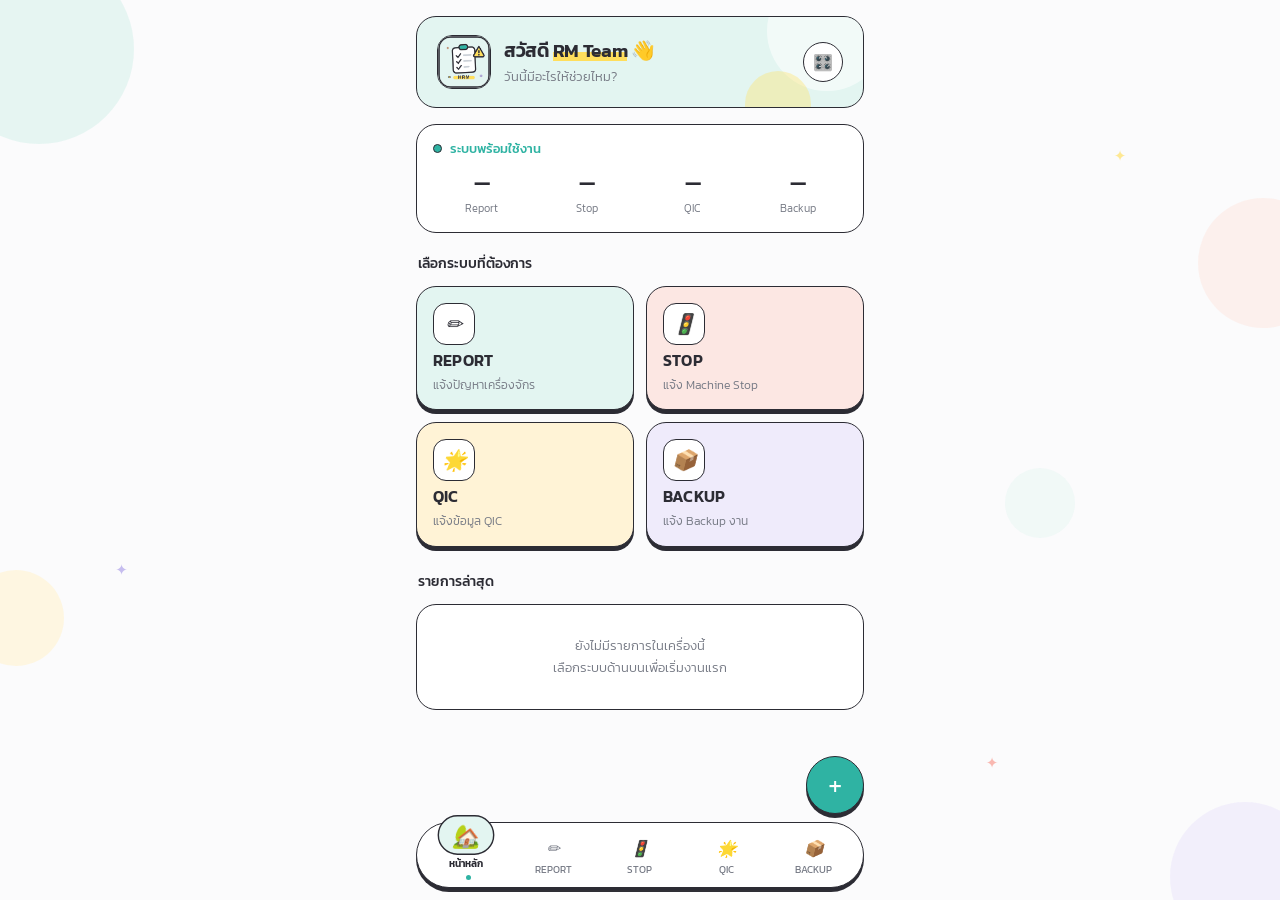
<file: HRM-Trouble-Report.html>
<!DOCTYPE html>
<html lang="th" data-uacj="shell">
<head>
<meta charset="UTF-8">
<meta name="viewport" content="width=device-width, initial-scale=1.0, viewport-fit=cover, maximum-scale=1">
<meta name="theme-color" content="#005BAA">
<meta name="apple-mobile-web-app-capable" content="yes">
<meta name="apple-mobile-web-app-status-bar-style" content="default">
<meta name="apple-mobile-web-app-title" content="HRM Trouble Report">
<meta name="mobile-web-app-capable" content="yes">
<title>HRM Trouble Report</title>
<link rel="icon" type="image/png" href="[data-uri]">
<link rel="apple-touch-icon" href="[data-uri]">
<link rel="preconnect" href="https://fonts.googleapis.com">
<link rel="preconnect" href="https://fonts.gstatic.com" crossorigin>
<link href="https://fonts.googleapis.com/css2?family=Kanit:wght@300;400;500;600;700&display=swap" rel="stylesheet">
<style>
/* ============================================================
   HRM TROUBLE REPORT — MAIN APP SHELL  (ธีม "STICKER")
   ใช้ token ชุดเดียวกับ uacj-theme.css ที่ครอบ 4 โมดูล
   ไม่มี business logic ของโมดูลอยู่ในนี้
   ============================================================ */
:root{
  --primary:#2FB3A3; --primary-deep:#1F8A7D; --light:#E3F5F1;
  --yellow:#FFDE5C;  --pink:#F79489;  --lilac:#A99BE8;  --cream:#FFF6DC;
  --bg:#FBFBFC;      --white:#FFFFFF;
  --ink:#2C2C34;     --text:#2C2C34;  --text-2:#767A85; --text-3:#A9ADB6;
  --success:#2FB3A3; --warning:#F0B429; --danger:#F26D63;
  --border-soft:#E6E8EC; --line:1.6px;

  --c-report:#2FB3A3;  --c-report-t:#E3F5F1;
  --c-stop:#F26D63;    --c-stop-t:#FCE7E3;
  --c-qic:#F0B429;     --c-qic-t:#FFF3D6;
  --c-backup:#8B7BE0;  --c-backup-t:#EFEBFB;

  --r-card:20px; --r-btn:999px; --r-input:14px; --r-chip:999px;
  --nav-h:66px; --safe-b:env(safe-area-inset-bottom,0px);
  --font:'Kanit',system-ui,sans-serif;
}
*{box-sizing:border-box;-webkit-tap-highlight-color:transparent}
html,body{margin:0;padding:0;height:100%}
body{font-family:var(--font);font-weight:400;background:var(--bg);color:var(--text);overscroll-behavior-y:none}
button{font-family:inherit;color:inherit;border:0;background:none;cursor:pointer}
:focus-visible{outline:3px solid var(--primary);outline-offset:2px;border-radius:8px}

#app{max-width:480px;margin:0 auto;position:relative;min-height:100dvh;display:flex;flex-direction:column}
.screen{display:none;flex:1;flex-direction:column;min-height:0}
.screen.active{display:flex}
.pad-nav{padding-bottom:calc(var(--nav-h) + var(--safe-b) + 18px)}

/* ---------- ANIMATION ---------- */
@keyframes rise{ from{opacity:0;transform:translateY(14px)} to{opacity:1;transform:none} }
@keyframes pop{ 0%{transform:scale(.92)} 60%{transform:scale(1.05)} 100%{transform:scale(1)} }
@keyframes wave{ 0%,60%,100%{transform:rotate(0)} 20%{transform:rotate(16deg)} 40%{transform:rotate(-10deg)} }
.wave{display:inline-block;transform-origin:70% 70%;animation:wave 2.6s ease 1s infinite}

/* ---------- HEADER ---------- */
.appbar{
  position:sticky;top:0;z-index:40;display:flex;align-items:center;gap:12px;
  padding:calc(env(safe-area-inset-top,0px) + 12px) 16px 12px;
  background:var(--bg);
}
.appbar .back{
  width:42px;height:42px;flex:none;border-radius:999px;display:grid;place-items:center;
  font-size:19px;background:var(--white);color:var(--ink);
  border:var(--line) solid var(--ink);box-shadow:0 3px 0 var(--ink);
  transition:transform .12s ease,box-shadow .12s ease;
}
.appbar .back:active{transform:translateY(3px);box-shadow:0 0 0 var(--ink)}
.appbar-txt{min-width:0}
.appbar-txt h1{margin:0;font-size:18px;font-weight:600;letter-spacing:-.2px;white-space:nowrap;overflow:hidden;text-overflow:ellipsis}
.appbar-txt p{margin:2px 0 0;font-size:12.5px;font-weight:300;color:var(--text-2)}

/* ---------- HOME ---------- */
.hero{
  background:var(--light);border:var(--line) solid var(--ink);
  border-radius:var(--r-card);margin:16px 16px 0;padding:18px 20px;
  display:flex;align-items:center;gap:13px;animation:rise .45s cubic-bezier(.22,1,.36,1) both;
  position:relative;overflow:hidden;
}
.hero img{width:54px;height:54px;border-radius:15px;flex:none;border:var(--line) solid var(--ink);position:relative;z-index:2}
.hero h2{margin:0;font-size:19px;font-weight:600;line-height:1.35;letter-spacing:-.3px}
.hero > div,.hero .gear{position:relative;z-index:2}
.hero h2 b{
  font-weight:600;background:linear-gradient(var(--yellow),var(--yellow));
  background-repeat:no-repeat;background-size:100% 9px;background-position:0 82%;
}
.hero p{margin:4px 0 0;font-size:12.5px;font-weight:300;color:var(--text-2)}
.hero .gear{
  margin-left:auto;width:40px;height:40px;flex:none;border-radius:999px;
  display:grid;place-items:center;font-size:16px;background:var(--white);
  border:var(--line) solid var(--ink);transition:transform .18s ease;
}
.hero .gear:active{transform:rotate(90deg)}
.wrap{padding:16px;flex:1}

.status{
  background:var(--white);border:var(--line) solid var(--ink);border-radius:var(--r-card);
  padding:14px 16px;margin-bottom:20px;animation:rise .45s cubic-bezier(.22,1,.36,1) .06s both;
}
.status-head{display:flex;align-items:center;gap:8px;font-size:12.5px;font-weight:500;color:var(--ink);margin-bottom:12px}
.dot{width:9px;height:9px;border-radius:50%;background:var(--success);border:1.4px solid var(--ink)}
.dot.off{background:var(--text-3)}
.status-grid{display:grid;grid-template-columns:repeat(4,1fr);gap:8px}
.stat{text-align:center}
.stat b{display:block;font-size:20px;font-weight:600;line-height:1.2}
.stat span{font-size:11px;font-weight:300;color:var(--text-2)}

.sec-title{font-size:14px;font-weight:500;margin:0 2px 12px;display:flex;justify-content:space-between;align-items:baseline}
.sec-title span{font-size:12px;font-weight:300;color:var(--text-2);cursor:pointer}

.menu{display:grid;grid-template-columns:1fr 1fr;gap:12px;margin-bottom:24px}
.mcard{
  background:var(--act);border:var(--line) solid var(--ink);border-radius:var(--r-card);
  box-shadow:0 4px 0 var(--ink);
  padding:16px;text-align:left;display:flex;flex-direction:column;gap:8px;min-height:124px;
  transition:transform .12s ease,box-shadow .12s ease;
  animation:rise .45s cubic-bezier(.22,1,.36,1) both;
}
.mcard:nth-child(1){animation-delay:.10s} .mcard:nth-child(2){animation-delay:.16s}
.mcard:nth-child(3){animation-delay:.22s} .mcard:nth-child(4){animation-delay:.28s}
.mcard:active{transform:translateY(4px);box-shadow:0 0 0 var(--ink)}
.mcard .ico{
  width:42px;height:42px;border-radius:13px;display:grid;place-items:center;font-size:20px;
  background:var(--white);border:1.4px solid var(--ink);
}
.mcard b{font-size:15.5px;font-weight:600;letter-spacing:.2px;line-height:1;color:var(--ink)}
.mcard small{font-size:12px;font-weight:300;color:var(--text-2);line-height:1.4}

.feed{background:var(--white);border:var(--line) solid var(--ink);border-radius:var(--r-card);overflow:hidden}
.fitem{display:flex;align-items:center;gap:12px;padding:13px 16px;width:100%;text-align:left;transition:background .15s ease}
.fitem:active{background:var(--light)}
.fitem+.fitem{border-top:1.4px solid var(--border-soft)}
.fitem .ico{width:36px;height:36px;border-radius:999px;display:grid;place-items:center;font-size:15px;flex:none;border:1.4px solid var(--ink)}
.fitem .t{flex:1;min-width:0}
.fitem .t b{display:block;font-size:13.5px;font-weight:400;white-space:nowrap;overflow:hidden;text-overflow:ellipsis}
.fitem .t span{font-size:11.5px;font-weight:300;color:var(--text-2)}
.fitem time{font-size:12px;font-weight:400;color:var(--text-2);flex:none}
.empty{padding:30px 20px;text-align:center;color:var(--text-2)}
.empty p{margin:0;font-size:13px;font-weight:300;line-height:1.7}

/* ---------- FAB ---------- */
.fab-zone{
  position:fixed;z-index:60;right:0;left:0;margin:0 auto;max-width:480px;
  bottom:calc(var(--nav-h) + var(--safe-b) + 20px);
  pointer-events:none;display:flex;flex-direction:column;align-items:flex-end;gap:10px;padding-right:16px;
}
.fab-menu{display:flex;flex-direction:column;align-items:flex-end;gap:9px}
.fab-item{
  pointer-events:auto;display:flex;align-items:center;gap:9px;background:var(--white);
  border:var(--line) solid var(--ink);border-radius:999px;padding:8px 16px 8px 10px;
  box-shadow:0 3px 0 var(--ink);font-size:14px;font-weight:500;
  opacity:0;transform:translateY(10px) scale(.9);visibility:hidden;
  transition:opacity .18s ease,transform .22s cubic-bezier(.22,1.4,.4,1);
}
.fab-open .fab-item{opacity:1;transform:none;visibility:visible}
.fab-open .fab-item:nth-child(1){transition-delay:.14s}
.fab-open .fab-item:nth-child(2){transition-delay:.10s}
.fab-open .fab-item:nth-child(3){transition-delay:.06s}
.fab-open .fab-item:nth-child(4){transition-delay:.02s}
.fab-item .ico{width:26px;height:26px;border-radius:999px;display:grid;place-items:center;font-size:13px;border:1.4px solid var(--ink)}
.fab{
  pointer-events:auto;width:58px;height:58px;border-radius:50%;background:var(--primary);color:#fff;
  font-size:30px;font-weight:300;line-height:1;display:grid;place-items:center;
  border:var(--line) solid var(--ink);box-shadow:0 4px 0 var(--ink);
  transition:transform .28s cubic-bezier(.22,1.4,.4,1),box-shadow .12s ease,background .18s ease;
}
.fab:active{box-shadow:0 0 0 var(--ink)}
.fab-open .fab{transform:rotate(135deg);background:var(--yellow);color:var(--ink)}
.scrim{position:fixed;inset:0;z-index:55;background:rgba(44,44,52,.42);opacity:0;visibility:hidden;transition:opacity .2s ease}
.scrim.on{opacity:1;visibility:visible}

/* ---------- BOTTOM NAV (แถบลอย) ---------- */
.bottomnav{
  position:fixed;bottom:calc(var(--safe-b) + 12px);left:16px;right:16px;margin:0 auto;max-width:448px;z-index:70;
  height:var(--nav-h);
  background:var(--white);border:var(--line) solid var(--ink);border-radius:999px;
  box-shadow:0 4px 0 var(--ink);
  display:grid;grid-template-columns:repeat(var(--nav-cols,5),1fr);
  padding:0 6px;overflow:hidden;
}
.nav-b{display:flex;flex-direction:column;align-items:center;justify-content:center;gap:1px;color:var(--text-2);font-size:9.5px;font-weight:400}
.nav-b .ico{
  width:40px;height:28px;border-radius:999px;display:grid;place-items:center;font-size:16px;
  transition:background .2s ease,transform .2s cubic-bezier(.22,1.4,.4,1);
}
.nav-b.on{color:var(--ink);font-weight:500}
.nav-b.on .ico{background:var(--light);border:1.4px solid var(--ink);transform:translateY(-2px)}

/* ---------- MODULE HOST ---------- */
.mod-body{flex:1;position:relative;min-height:0;background:var(--bg)}
.mod-body iframe{position:absolute;inset:0;width:100%;height:100%;border:0;display:none;background:var(--bg)}
.mod-body iframe.on{display:block;animation:rise .3s ease both}

.notice{position:absolute;inset:0;display:flex;flex-direction:column;align-items:center;justify-content:center;gap:14px;padding:30px 26px;text-align:center}
.notice h3{margin:0;font-size:17px;font-weight:600}
.notice p{margin:0;font-size:13px;font-weight:300;color:var(--text-2);line-height:1.75;max-width:320px}
.btn{
  background:var(--primary);color:#fff;border-radius:999px;padding:12px 26px;font-size:15px;font-weight:500;
  min-height:48px;border:var(--line) solid var(--ink);box-shadow:0 3px 0 var(--ink);
  transition:transform .12s ease,box-shadow .12s ease;
}
.btn:active{transform:translateY(3px);box-shadow:0 0 0 var(--ink)}

/* ---------- SETTINGS ---------- */
.set-group{background:var(--white);border:var(--line) solid var(--ink);border-radius:var(--r-card);overflow:hidden;margin-bottom:12px;animation:rise .4s ease both}
.set-row{display:flex;align-items:center;gap:12px;padding:14px 16px;width:100%;text-align:left}
.set-row+.set-row{border-top:1.4px solid var(--border-soft)}
.set-row .ico{width:34px;height:34px;border-radius:999px;background:var(--light);border:1.4px solid var(--ink);display:grid;place-items:center;font-size:15px;flex:none}
.set-row .t{flex:1;font-size:14px;font-weight:400}
.set-row .v{font-size:12.5px;font-weight:300;color:var(--text-2)}
.switch{width:48px;height:28px;border-radius:999px;background:var(--border-soft);border:1.4px solid var(--ink);position:relative;flex:none;transition:background .2s ease}
.switch i{position:absolute;top:2px;left:2px;width:20px;height:20px;border-radius:50%;background:#fff;border:1.4px solid var(--ink);transition:transform .24s cubic-bezier(.22,1.4,.4,1)}
.switch.on{background:var(--primary)}
.switch.on i{transform:translateX(20px)}
.about{display:flex;gap:14px;align-items:center;padding:18px 16px}
.about img{width:56px;height:56px;border-radius:15px;flex:none;border:var(--line) solid var(--ink)}
.about b{display:block;font-size:15px;font-weight:600}
.about span{font-size:12.5px;font-weight:300;color:var(--text-2)}

/* ---------- OFFLINE / TOAST ---------- */
.offline{
  position:fixed;top:0;left:0;right:0;margin:0 auto;max-width:480px;z-index:90;
  background:var(--yellow);color:var(--ink);border-bottom:var(--line) solid var(--ink);
  padding:calc(env(safe-area-inset-top,0px) + 9px) 16px 9px;
  font-size:12.5px;font-weight:500;text-align:center;transform:translateY(-100%);transition:transform .28s ease;
}
.offline.on{transform:none}
.toast{
  position:fixed;left:50%;bottom:calc(var(--nav-h) + var(--safe-b) + 92px);transform:translate(-50%,12px);
  z-index:95;background:var(--ink);color:#fff;padding:13px 24px;border-radius:999px;
  font-size:14px;font-weight:500;opacity:0;pointer-events:none;
  transition:opacity .22s ease,transform .22s cubic-bezier(.22,1.4,.4,1);max-width:84vw;text-align:center;
}
.toast.on{opacity:1;transform:translate(-50%,0)}

/* ---------- พื้นหลังเคลื่อนไหว ---------- */
.bg-deco{position:fixed;inset:0;z-index:0;pointer-events:none;overflow:hidden}
#app{position:relative;z-index:1}
.blob{position:absolute;border-radius:50%;opacity:.75}
.b1{width:190px;height:190px;background:#DFF3EF;top:-46px;left:-56px;animation:drift1 22s ease-in-out infinite}
.b2{width:130px;height:130px;background:#FDECE8;top:22%;right:-48px;animation:drift2 26s ease-in-out infinite}
.b3{width:96px;height:96px;background:#FFF4D8;bottom:26%;left:-32px;animation:drift3 19s ease-in-out infinite}
.b4{width:150px;height:150px;background:#EFEBFB;bottom:-52px;right:-40px;animation:drift1 30s ease-in-out infinite reverse}
.b5{width:70px;height:70px;background:#E3F5F1;top:52%;right:16%;opacity:.42;animation:drift2 17s ease-in-out infinite reverse}
.spark{position:absolute;color:#FFDE5C;font-size:15px;opacity:.65;animation:twinkle 4s ease-in-out infinite}
.s1{top:16%;right:12%;animation-delay:.4s}
.s2{top:62%;left:9%;animation-delay:1.6s;color:#A99BE8}
.s3{bottom:14%;right:22%;animation-delay:2.7s;color:#F79489}
@keyframes drift1{0%,100%{transform:translate(0,0) scale(1)}50%{transform:translate(26px,32px) scale(1.09)}}
@keyframes drift2{0%,100%{transform:translate(0,0) scale(1)}50%{transform:translate(-30px,22px) scale(.93)}}
@keyframes drift3{0%,100%{transform:translate(0,0)}50%{transform:translate(20px,-26px)}}
@keyframes twinkle{0%,100%{opacity:.2;transform:scale(.8) rotate(0)}50%{opacity:.8;transform:scale(1.25) rotate(90deg)}}

/* ---------- ฟองลอยในการ์ดทักทาย ---------- */
.hero::before,.hero::after{
  content:'';position:absolute;border-radius:50%;z-index:0;pointer-events:none;
}
.hero::before{width:120px;height:120px;background:rgba(255,255,255,.55);right:-24px;top:-46px;animation:drift3 14s ease-in-out infinite}
.hero::after{width:66px;height:66px;background:rgba(255,222,92,.35);right:52px;bottom:-30px;animation:drift2 11s ease-in-out infinite}

/* ---------- ไอคอนบนหน้าแรกเด้งเบา ๆ ---------- */
.hero img{animation:bob 3.4s ease-in-out infinite}
@keyframes bob{0%,100%{transform:translateY(0) rotate(-1.5deg)}50%{transform:translateY(-5px) rotate(1.5deg)}}

/* ---------- เมนูล่าง: ไอคอนหน้าที่อยู่จะโตขึ้นและเด้งขึ้นมา ---------- */
.bottomnav{overflow:visible}
.nav-b{position:relative}
.nav-b em{font-style:normal;transition:opacity .2s ease,transform .2s ease}
.nav-b .ico{
  transition:transform .3s cubic-bezier(.22,1.5,.4,1),background .22s ease,border-color .22s ease;
  border:1.4px solid transparent;
}
.nav-b.on{color:var(--ink)}
.nav-b.on .ico{
  background:var(--nbt);
  border-color:var(--ink);
  transform:translateY(-13px) scale(1.42);
  animation:navHop .5s cubic-bezier(.22,1.5,.4,1);
}
.nav-b.on em{font-weight:600;transform:translateY(-6px)}
/* จุดสีประจำโมดูลใต้เมนูที่เลือก */
.nav-b.on::after{
  content:'';position:absolute;bottom:7px;left:50%;
  width:5px;height:5px;border-radius:50%;background:var(--nb);
  transform:translateX(-50%);animation:pop .4s ease both .1s;
}
.nav-b:active .ico{transform:scale(.88)}
.nav-b.on:active .ico{transform:translateY(-13px) scale(1.28)}
@keyframes navHop{
  0%{transform:translateY(0) scale(1)}
  45%{transform:translateY(-19px) scale(1.5)}
  100%{transform:translateY(-13px) scale(1.42)}
}

@media (prefers-reduced-motion:reduce){*,*::before,*::after{animation-duration:.001s!important;transition-duration:.001s!important}}
</style>
</head>
<body>

<div class="offline" id="offlineBar">📡 ไม่มีอินเทอร์เน็ต — ระบบยังใช้งานและบันทึกในเครื่องได้</div>

<div class="bg-deco" aria-hidden="true">
  <span class="blob b1"></span><span class="blob b2"></span><span class="blob b3"></span>
  <span class="blob b4"></span><span class="blob b5"></span>
  <span class="spark s1">✦</span><span class="spark s2">✦</span><span class="spark s3">✦</span>
</div>

<div id="app">

  <!-- ============ HOME ============ -->
  <section class="screen active" id="s-home">
    <div class="hero">
      <img src="[data-uri]" alt="HRM Trouble Report">
      <div>
        <h2>สวัสดี <b>RM Team</b> <span class="wave">👋</span></h2>
        <p>วันนี้มีอะไรให้ช่วยไหม?</p>
      </div>
      <button class="gear" id="gear" aria-label="ตั้งค่า">🎛️</button>
    </div>

    <div class="wrap pad-nav">
      <div class="status">
        <div class="status-head"><i class="dot" id="sysDot"></i><span id="sysTxt">ระบบพร้อมใช้งาน</span></div>
        <div class="status-grid">
          <div class="stat"><b id="n-report">—</b><span>Report</span></div>
          <div class="stat"><b id="n-stop">—</b><span>Stop</span></div>
          <div class="stat"><b id="n-qic">—</b><span>QIC</span></div>
          <div class="stat"><b id="n-backup">—</b><span>Backup</span></div>
        </div>
      </div>

      <div class="sec-title">เลือกระบบที่ต้องการ</div>
      <div class="menu" id="menuGrid"></div>

      <div class="sec-title">รายการล่าสุด <span id="feedClear" hidden>ล้างรายการ</span></div>
      <div class="feed" id="feed"></div>
      <div style="height:20px"></div>
    </div>
  </section>

  <!-- ============ MODULE ============ -->
  <section class="screen" id="s-module">
    <header class="appbar">
      <button class="back" id="modBack" aria-label="ย้อนกลับ">←</button>
      <div class="appbar-txt"><h1 id="modTitle"></h1><p id="modSub"></p></div>
    </header>
    <div class="mod-body pad-nav" id="modBody"></div>
  </section>

  <!-- ============ SETTINGS ============ -->
  <section class="screen" id="s-settings">
    <header class="appbar">
      <button class="back" id="setBack" aria-label="ย้อนกลับ">←</button>
      <div class="appbar-txt"><h1>ตั้งค่า</h1><p>ปรับแอปให้เข้ากับการใช้งาน</p></div>
    </header>
    <div class="wrap pad-nav">
      <div class="set-group">
        <div class="about">
          <img src="[data-uri]" alt="">
          <div><b>HRM Trouble Report</b><span>UACJ (Thailand) — Hot Rolling Mill</span></div>
        </div>
      </div>
      <div class="set-group">
        <div class="set-row"><i class="ico">📳</i><span class="t">สั่นตอบสนองเมื่อกดปุ่ม</span>
          <span class="switch" id="swSound" role="switch" tabindex="0"><i></i></span></div>
      </div>
      <div class="set-group">
        <div class="set-row"><i class="ico">🎈</i><span class="t">เวอร์ชัน</span><span class="v">1.0.0</span></div>
        <button class="set-row" id="btnClearAct"><i class="ico">🫧</i><span class="t">ล้างรายการล่าสุด</span><span class="v">›</span></button>
      </div>
      <div style="height:20px"></div>
    </div>
  </section>

  <div class="scrim" id="scrim"></div>
  <div class="fab-zone" id="fabZone">
    <div class="fab-menu" id="fabMenu"></div>
    <button class="fab" id="fab" aria-label="เปิดเมนูลัด">+</button>
  </div>

  <nav class="bottomnav" id="bnav"></nav>
</div>
<div class="toast" id="toast"></div>

<!-- โค้ดเดิมของแต่ละโมดูล ฝังไว้ตรงนี้โดย build-app.py (ไม่ถูกแก้แม้แต่บรรทัดเดียว) -->
<script type="text/html" id="tpl-report"><!DOCTYPE html>
<html lang="th">
<head>
<meta charset="UTF-8">
<meta name="viewport" content="width=device-width, initial-scale=1.0, maximum-scale=1.0, user-scalable=no">
<title>HRM Machine Trouble Report</title>
<link rel="preconnect" href="https://fonts.googleapis.com">
<link rel="preconnect" href="https://fonts.gstatic.com" crossorigin>
<link href="https://fonts.googleapis.com/css2?family=Prompt:wght@300;400;500;600;700&family=JetBrains+Mono:wght@400;500&display=swap" rel="stylesheet">
<style>
:root{--bg:#f0f4fa;--surface:rgba(255,255,255,.68);--surface-solid:#fff;--raised:rgba(237,242,252,.75);--hover:rgba(227,237,252,.9);--border:rgba(185,208,238,.35);--border-l:rgba(155,188,228,.5);--text:#1a2744;--text2:#4a5e80;--muted:#8898b2;--accent:#2B7DE9;--accent-s:rgba(43,125,233,.08);--accent-b:rgba(43,125,233,.22);--blue:#2B7DE9;--blue-s:rgba(43,125,233,.08);--blue-b:rgba(43,125,233,.22);--red:#ef4444;--red-s:rgba(239,68,68,.06);--red-b:rgba(239,68,68,.18);--amber:#f59e0b;--amber-s:rgba(245,158,11,.06);--amber-b:rgba(245,158,11,.18);--green:#10b981;--green-s:rgba(16,185,129,.06);--green-b:rgba(16,185,129,.18);--cyan:#06b6d4;--cyan-s:rgba(6,182,212,.06);--cyan-b:rgba(6,182,212,.18);--r:18px;--rs:14px;--font:'Prompt',sans-serif;--mono:'JetBrains Mono',monospace;--shadow:0 2px 16px rgba(43,125,233,.06);--shadow-md:0 8px 32px rgba(43,125,233,.1)}
*,*::before,*::after{box-sizing:border-box;margin:0;padding:0}html{font-size:16px;-webkit-tap-highlight-color:transparent}
body{font-family:var(--font);background:var(--bg);color:var(--text);min-height:100dvh;-webkit-font-smoothing:antialiased;overflow-x:hidden}
.bg-anim{position:fixed;inset:0;z-index:-1;overflow:hidden;background:linear-gradient(135deg,#e8f0fc 0%,#f0f5ff 35%,#edf2ff 65%,#f5f0ff 100%)}
.orb{position:absolute;border-radius:50%;filter:blur(80px);will-change:transform;pointer-events:none}
.orb-1{width:520px;height:520px;background:rgba(43,125,233,.13);top:-12%;left:-10%;animation:f1 26s ease-in-out infinite}
.orb-2{width:420px;height:420px;background:rgba(99,160,255,.1);top:45%;right:-8%;animation:f2 32s ease-in-out infinite}
.orb-3{width:360px;height:360px;background:rgba(140,185,255,.09);bottom:-8%;left:28%;animation:f3 24s ease-in-out infinite}
.orb-4{width:300px;height:300px;background:rgba(43,125,233,.07);top:20%;left:55%;animation:f4 28s ease-in-out infinite}
@keyframes f1{0%,100%{transform:translate(0,0) scale(1)}33%{transform:translate(90px,70px) scale(1.08)}66%{transform:translate(45px,130px) scale(.95)}}
@keyframes f2{0%,100%{transform:translate(0,0) scale(1)}33%{transform:translate(-70px,-50px) scale(1.05)}66%{transform:translate(-35px,90px) scale(.92)}}
@keyframes f3{0%,100%{transform:translate(0,0) scale(1)}33%{transform:translate(60px,-55px) scale(1.1)}66%{transform:translate(-45px,-35px) scale(.96)}}
@keyframes f4{0%,100%{transform:translate(0,0) scale(1)}50%{transform:translate(-80px,60px) scale(1.06)}}
.app{max-width:560px;margin:0 auto;padding-bottom:100px;position:relative}
.header{padding:28px 20px 8px;display:flex;align-items:center;gap:8px}
.header h1{font-family:var(--mono);font-size:1.1rem;font-weight:600;letter-spacing:.02em;flex:1;line-height:1.4}
.header h1 span{color:var(--accent);font-size:.72rem;display:block;font-weight:500;letter-spacing:.06em;opacity:.7}
.btn-hdr{width:38px;height:38px;border-radius:12px;background:var(--surface);backdrop-filter:blur(16px);-webkit-backdrop-filter:blur(16px);border:1px solid rgba(255,255,255,.5);color:var(--text2);font-size:1.05rem;cursor:pointer;display:flex;align-items:center;justify-content:center;transition:all .2s cubic-bezier(.4,0,.2,1);flex-shrink:0;box-shadow:var(--shadow)}.btn-hdr:hover{background:var(--hover);color:var(--text);transform:translateY(-1px)}.btn-hdr:active{transform:scale(.92)}
.hdr-btns{display:flex;gap:8px;padding:8px 20px 14px}
.hdr-btn{flex:1;display:flex;align-items:center;justify-content:center;gap:10px;padding:16px 12px;background:var(--surface);backdrop-filter:blur(16px);-webkit-backdrop-filter:blur(16px);border:1px solid rgba(255,255,255,.5);border-radius:var(--r);cursor:pointer;color:var(--text2);font-family:var(--font);font-size:.92rem;font-weight:600;transition:all .3s cubic-bezier(.175,.885,.32,1.275);position:relative;user-select:none;box-shadow:var(--shadow)}.hdr-btn:hover{background:var(--hover);color:var(--text);transform:translateY(-2px);box-shadow:var(--shadow-md)}.hdr-btn:active{transform:scale(.93)}
.hdr-btn-icon{font-size:1.3rem}
.hdr-badge{position:absolute;top:8px;right:10px;min-width:18px;height:18px;border-radius:50%;background:var(--green);font-size:.55rem;color:#fff;display:flex;align-items:center;justify-content:center;font-weight:700;padding:0 5px;box-shadow:0 2px 8px rgba(16,185,129,.3)}
.tabs{display:flex;gap:6px;padding:0 20px 12px;overflow-x:auto;scrollbar-width:none}.tabs::-webkit-scrollbar{display:none}
.tab{flex-shrink:0;padding:8px 14px;border:1px solid var(--border);border-radius:999px;background:var(--surface);backdrop-filter:blur(12px);-webkit-backdrop-filter:blur(12px);color:var(--muted);font-family:var(--font);font-size:.8rem;font-weight:500;cursor:pointer;transition:all .3s cubic-bezier(.175,.885,.32,1.275);white-space:nowrap;box-shadow:var(--shadow)}.tab:hover{background:var(--hover);color:var(--text2);transform:translateY(-1px)}.tab:active{transform:scale(.92)}
.tab[data-tab="normal"].active{background:var(--blue-s);border-color:var(--blue-b);color:var(--blue);box-shadow:0 2px 12px rgba(43,125,233,.12)}.tab[data-tab="urgent"].active{background:var(--red-s);border-color:var(--red-b);color:var(--red)}.tab[data-tab="update"].active{background:var(--amber-s);border-color:var(--amber-b);color:var(--amber)}.tab[data-tab="summary"].active{background:var(--green-s);border-color:var(--green-b);color:var(--green)}

/* ===== BOTTOM SHEET ===== */
.bs-overlay{position:fixed;inset:0;z-index:400;background:rgba(15,23,42,0);backdrop-filter:blur(0px);-webkit-backdrop-filter:blur(0px);opacity:0;pointer-events:none;transition:background 350ms ease-out,backdrop-filter 350ms ease-out,opacity 350ms ease-out}
.bs-overlay.bs-show{background:rgba(15,23,42,.18);backdrop-filter:blur(20px) saturate(150%);-webkit-backdrop-filter:blur(20px) saturate(150%);opacity:1;pointer-events:auto}
.bs-sheet{position:fixed;bottom:0;left:50%;width:min(100%,560px);max-height:80vh;background:rgba(255,255,255,.92);backdrop-filter:blur(40px) saturate(200%);-webkit-backdrop-filter:blur(40px) saturate(200%);border-radius:28px 28px 0 0;padding:12px 24px calc(24px + env(safe-area-inset-bottom));z-index:401;box-shadow:0 -8px 60px rgba(43,125,233,.06),inset 0 1px 0 rgba(255,255,255,.7);overflow-y:auto;opacity:0;pointer-events:none;transform:translateX(-50%) translateY(100%)}
.bs-sheet.bs-show{pointer-events:auto;animation:bsSpring 420ms cubic-bezier(.15,.85,.25,1.05) forwards}
.bs-sheet.bs-dismiss{pointer-events:none;animation:bsDismiss 280ms cubic-bezier(.4,0,1,1) forwards}
@keyframes bsSpring{0%{opacity:0;transform:translateX(-50%) translateY(100%)}18%{opacity:1}52%{transform:translateX(-50%) translateY(-2.8%)}72%{transform:translateX(-50%) translateY(1.2%)}88%{transform:translateX(-50%) translateY(-.3%)}100%{opacity:1;transform:translateX(-50%) translateY(0)}}
@keyframes bsDismiss{0%{opacity:1;transform:translateX(-50%) translateY(0)}100%{opacity:0;transform:translateX(-50%) translateY(100%)}}
.bs-handle{width:40px;height:5px;background:rgba(0,0,0,.1);border-radius:3px;margin:4px auto 18px}
.bs-title{font-size:.82rem;font-weight:600;color:var(--muted);text-align:center;margin-bottom:16px;text-transform:uppercase;letter-spacing:.08em}
.bs-options{display:flex;flex-direction:column;gap:8px;padding-bottom:8px}
.bs-option{display:flex;align-items:center;justify-content:center;gap:10px;padding:18px 20px;background:rgba(243,244,246,.55);border:1.5px solid rgba(229,231,235,.5);border-radius:18px;font-family:var(--font);font-size:1rem;font-weight:600;color:var(--text);cursor:pointer;transition:all .22s cubic-bezier(.4,0,.2,1);opacity:0;transform:translateY(16px) scale(.96);animation:optIn 380ms cubic-bezier(.15,.85,.25,1.05) forwards;position:relative;overflow:hidden}
.bs-option:hover{background:var(--blue-s);border-color:var(--blue-b);color:var(--blue);transform:translateY(-2px);box-shadow:0 6px 20px rgba(43,125,233,.1)}
.bs-option:active{transform:scale(.94)!important;transition-duration:80ms}
.bs-option.bs-selected{background:var(--blue);border-color:var(--blue);color:#fff;box-shadow:0 6px 24px rgba(43,125,233,.28)}
.bs-option.bs-selected::after{content:'  ✓';font-size:.85rem;font-weight:700}
@keyframes optIn{0%{opacity:0;transform:translateY(18px) scale(.92)}60%{opacity:1;transform:translateY(-4px) scale(1.01)}80%{transform:translateY(2px) scale(.995)}100%{opacity:1;transform:translateY(0) scale(1)}}

.cascade-sel{display:flex;align-items:center;gap:10px;padding:10px 14px;background:var(--blue-s);border:1px solid var(--blue-b);border-radius:var(--rs);margin-bottom:12px;animation:selAppear .4s cubic-bezier(.15,.85,.25,1.05)}
@keyframes selAppear{0%{opacity:0;transform:translateY(-10px) scale(.95)}60%{transform:translateY(3px) scale(1.01)}100%{opacity:1;transform:translateY(0) scale(1)}}
.cascade-sel-tags{display:flex;align-items:center;gap:6px;flex:1;flex-wrap:wrap}
.cst-arrow{color:var(--blue);font-size:1rem;font-weight:300;opacity:.45}
.cst-chip{padding:5px 14px;background:var(--surface);border:1px solid var(--blue-b);border-radius:999px;font-family:var(--font);font-size:.78rem;font-weight:600;color:var(--blue);cursor:pointer;transition:all .22s cubic-bezier(.175,.885,.32,1.275)}.cst-chip:hover{background:var(--blue);color:#fff;transform:translateY(-1px)}.cst-chip:active{transform:scale(.92)}
.cst-clear{width:28px;height:28px;border-radius:50%;background:transparent;border:1px solid var(--border);color:var(--muted);font-size:.7rem;cursor:pointer;display:flex;align-items:center;justify-content:center;flex-shrink:0;transition:all .2s}.cst-clear:hover{background:var(--red-s);border-color:var(--red-b);color:var(--red)}

.sp{position:fixed;inset:0;z-index:300;pointer-events:none;opacity:0;transition:opacity .3s}.sp.open{pointer-events:auto;opacity:1}
.sp-bg{position:absolute;inset:0;background:rgba(43,125,233,.08);backdrop-filter:blur(6px);-webkit-backdrop-filter:blur(6px)}
.sp-body{position:absolute;top:0;right:0;bottom:0;width:380px;max-width:100%;background:var(--bg);border-left:1px solid var(--border);transform:translateX(100%);transition:transform .32s cubic-bezier(.32,.72,0,1);display:flex;flex-direction:column;box-shadow:-4px 0 30px rgba(43,125,233,.08)}.sp.open .sp-body{transform:translateX(0)}
.sp-hd{padding:18px 16px 14px;border-bottom:1px solid var(--border);display:flex;align-items:center;gap:10px;flex-shrink:0;background:var(--surface);backdrop-filter:blur(16px)}
.sp-hd h3{font-size:.95rem;font-weight:700;flex:1;display:flex;align-items:center;gap:8px}
.sp-badge{font-size:.56rem;font-weight:700;color:var(--green);background:var(--green-s);border:1px solid var(--green-b);padding:2px 7px;border-radius:4px;letter-spacing:.08em;animation:spulse 2s infinite}
@keyframes spulse{0%,100%{opacity:1}50%{opacity:.35}}
.sp-close{width:34px;height:34px;border-radius:10px;background:var(--raised);border:1px solid var(--border);color:var(--text2);font-size:1rem;cursor:pointer;display:flex;align-items:center;justify-content:center;flex-shrink:0;transition:all .2s}.sp-close:hover{background:var(--hover);transform:rotate(90deg)}
.sp-content{flex:1;overflow-y:auto;padding:16px}.sp-content::-webkit-scrollbar{width:3px}.sp-content::-webkit-scrollbar-thumb{background:var(--border-l);border-radius:2px}
.sp-ft{padding:12px 16px;border-top:1px solid var(--border);flex-shrink:0;background:var(--surface);backdrop-filter:blur(16px)}
.sp-empty{color:var(--muted);font-size:.78rem;font-style:italic;text-align:center;padding:40px 0}
.pv-msg{background:var(--surface);backdrop-filter:blur(16px);border:1px solid rgba(255,255,255,.5);border-radius:var(--rs);padding:14px 16px;box-shadow:var(--shadow)}
.pv-text{font-family:var(--font);font-size:.82rem;line-height:1.9;white-space:pre-wrap;word-break:break-word;color:var(--text)}
.btn-sp{width:100%;padding:12px;background:var(--accent);border:none;border-radius:var(--rs);color:#fff;font-family:var(--font);font-size:.88rem;font-weight:600;cursor:pointer;display:flex;align-items:center;justify-content:center;gap:6px;transition:all .3s cubic-bezier(.175,.885,.32,1.275);box-shadow:0 4px 16px rgba(43,125,233,.25)}.btn-sp:hover{filter:brightness(1.1);transform:translateY(-1px)}.btn-sp:active{transform:scale(.96)}.btn-sp.copied{background:var(--green);box-shadow:0 4px 16px rgba(16,185,129,.25)}

/* ===== EMOJI TOGGLE BAR ===== */
.emoji-bar{display:flex;align-items:center;justify-content:space-between;padding:10px 16px;background:var(--raised);border:1px solid var(--border);border-radius:var(--rs);margin-bottom:12px}
.emoji-bar-label{font-size:.78rem;font-weight:600;color:var(--text2);display:flex;align-items:center;gap:6px}
.emoji-bar-preview{font-size:.72rem;color:var(--muted);font-family:var(--mono)}

.hist-card{background:var(--surface);backdrop-filter:blur(16px);border:1px solid rgba(255,255,255,.5);border-radius:var(--rs);padding:12px;margin-bottom:10px;box-shadow:var(--shadow);transition:all .2s}.hist-card:hover{transform:translateY(-1px);box-shadow:var(--shadow-md)}
.hist-card-border-normal{border-left:3px solid var(--blue)}.hist-card-border-urgent{border-left:3px solid var(--red)}.hist-card-border-update{border-left:3px solid var(--amber)}.hist-card-border-summary{border-left:3px solid var(--green)}
.hist-hd{display:flex;align-items:center;gap:8px;margin-bottom:8px}.hist-badge{font-size:.6rem;font-weight:700;padding:2px 7px;border-radius:4px}
.badge-normal{color:var(--blue);background:var(--blue-s);border:1px solid var(--blue-b)}.badge-urgent{color:var(--red);background:var(--red-s);border:1px solid var(--red-b)}.badge-update{color:var(--amber);background:var(--amber-s);border:1px solid var(--amber-b)}.badge-summary{color:var(--green);background:var(--green-s);border:1px solid var(--green-b)}
.hist-time{font-size:.72rem;color:var(--muted);font-family:var(--mono)}
.hist-preview{font-size:.76rem;color:var(--text2);line-height:1.5;max-height:72px;overflow:hidden;white-space:pre-wrap;word-break:break-word;margin-bottom:10px;position:relative}.hist-preview::after{content:'';position:absolute;bottom:0;left:0;right:0;height:20px;background:linear-gradient(transparent,var(--surface))}
.hist-btns{display:flex;gap:6px}

.panel{display:none;padding:0 20px}.panel.active{display:block;animation:fadeIn .3s ease}
@keyframes fadeIn{from{opacity:0;transform:translateY(8px)}to{opacity:1;transform:translateY(0)}}
.card{background:var(--surface);backdrop-filter:blur(20px) saturate(180%);-webkit-backdrop-filter:blur(20px) saturate(180%);border:1px solid rgba(255,255,255,.55);border-radius:20px;margin-bottom:12px;animation:cardIn .4s ease backwards;transition:all .25s;box-shadow:0 4px 24px rgba(43,125,233,.06),inset 0 1px 0 rgba(255,255,255,.45)}
@keyframes cardIn{from{opacity:0;transform:translateY(14px)}to{opacity:1;transform:translateY(0)}}
.card.inactive{opacity:.35;transform:scale(.98)}
.card-head{display:flex;align-items:center;justify-content:space-between;padding:16px 16px 0;gap:8px}
.card-head-l{display:flex;align-items:center;gap:8px;min-width:0}
.card-icon{font-size:1.1rem;line-height:1;flex-shrink:0}
.card-title{font-size:.88rem;font-weight:600;white-space:nowrap}
.card-title-sub{font-size:.78rem;color:var(--text2);font-weight:400;margin-left:2px;white-space:nowrap}
.card-body{padding:14px 16px 16px}.card-body.collapsed{display:none}
.toggle{width:42px;height:24px;background:var(--border-l);border-radius:12px;position:relative;cursor:pointer;flex-shrink:0;transition:background .2s;box-shadow:inset 0 1px 3px rgba(0,0,0,.08)}.toggle.on{background:var(--accent);box-shadow:0 2px 8px rgba(43,125,233,.25)}.toggle::after{content:'';width:18px;height:18px;background:#fff;border-radius:50%;position:absolute;top:3px;left:3px;transition:transform .25s cubic-bezier(.4,0,.2,1);box-shadow:0 1px 4px rgba(0,0,0,.12)}.toggle.on::after{transform:translateX(18px)}
.toggle-sm{width:36px;height:20px;border-radius:10px}.toggle-sm::after{width:14px;height:14px}.toggle-sm.on::after{transform:translateX(16px)}.toggle-blue.on{background:var(--blue)}
.inp-date,.inp-time,.inp-text,.inp-num,.inp-area{width:100%;background:var(--raised);border:1px solid var(--border);border-radius:var(--rs);padding:11px 13px;color:var(--text);font-family:var(--mono);font-size:.92rem;outline:none;transition:all .25s}
.inp-date:focus,.inp-time:focus,.inp-text:focus,.inp-num:focus,.inp-area:focus{border-color:var(--blue);box-shadow:0 0 0 3px var(--blue-s),0 2px 12px rgba(43,125,233,.08)}
.inp-area{font-family:var(--font);resize:vertical;min-height:72px;font-size:.88rem;line-height:1.6}.inp-text{font-family:var(--font);font-size:.88rem}.inp-sm{padding:7px 10px;font-size:.8rem}
.chip-grid{display:flex;flex-wrap:wrap;gap:7px}
.chip{display:inline-flex;align-items:center;gap:4px;padding:8px 13px;border:1px solid var(--border);border-radius:999px;background:var(--surface);backdrop-filter:blur(8px);color:var(--text2);font-family:var(--font);font-size:.8rem;font-weight:400;cursor:pointer;transition:all .3s cubic-bezier(.175,.885,.32,1.275);user-select:none;box-shadow:var(--shadow)}
.chip:hover{background:var(--hover);border-color:var(--border-l);transform:translateY(-2px)}.chip:active{transform:scale(.88)!important}
.chip.chip-sel{background:var(--accent-s);border-color:var(--accent-b);color:var(--accent);font-weight:500;box-shadow:0 2px 8px rgba(43,125,233,.12);animation:chipPop .5s cubic-bezier(.175,.885,.32,1.275)}.chip.chip-sel::before{content:'✓ ';font-size:.68rem;font-weight:700}
.chip-sub{font-size:.76rem;padding:6px 11px;min-height:34px}.chip-sub.chip-sel{animation:chipPop .45s cubic-bezier(.175,.885,.32,1.275)}
.chip-custom{border-style:dashed;border-color:var(--muted);color:var(--muted)}.chip-custom.chip-sel{border-style:solid}
#panel-normal .chip.chip-sel{background:var(--blue-s);border-color:var(--blue-b);color:var(--blue)}
@keyframes chipPop{0%{transform:scale(1)}20%{transform:scale(.82)}50%{transform:scale(1.18)}70%{transform:scale(.95)}85%{transform:scale(1.04)}100%{transform:scale(1)}}
.sub-group{background:var(--raised);border:1px solid var(--border);border-radius:var(--rs);padding:10px 12px;margin-bottom:8px;animation:iosAppear .38s ease-out}
@keyframes iosAppear{from{opacity:0;transform:translateY(10px) scale(.97)}to{opacity:1;transform:translateY(0) scale(1)}}
.sub-label{font-size:.72rem;color:var(--muted);font-weight:500;margin-bottom:7px;display:flex;align-items:center;gap:6px}.sub-label::before{content:'';width:3px;height:11px;background:var(--accent);border-radius:2px}
.custom-area{margin-top:10px;display:flex;flex-direction:column;gap:8px;animation:iosAppear .35s ease-out}
.status-item{background:var(--raised);border:1px solid var(--border);border-radius:var(--rs);padding:10px 12px;margin-bottom:8px;animation:iosAppear .35s ease-out}
.status-item-hd{font-size:.78rem;font-weight:600;color:var(--accent);margin-bottom:7px;display:flex;align-items:center;gap:6px}.status-item-hd::before{content:'';width:3px;height:11px;background:var(--accent);border-radius:2px}
#panel-normal .status-item-hd{color:var(--blue)}#panel-normal .status-item-hd::before{background:var(--blue)}
.nr-grid{display:grid;grid-template-columns:1fr 1fr;gap:12px}.nr-grid .full{grid-column:1/-1}
.nr-group{display:flex;flex-direction:column;gap:6px}.nr-group label{font-size:.78rem;font-weight:600;color:var(--text2)}.nr-group .req{color:var(--red);margin-left:2px}
.nr-time-pair{display:flex;gap:2px;align-items:center}
.nr-time-pair input{width:52px;text-align:center;font-family:var(--mono);font-size:1.15rem;font-weight:600;padding:10px 4px;border:1px solid var(--border);border-radius:var(--rs);background:var(--raised);outline:none;transition:all .25s;color:var(--text)}.nr-time-pair input:focus{border-color:var(--blue);box-shadow:0 0 0 3px var(--blue-s),0 2px 12px rgba(43,125,233,.08);transform:scale(1.06)}
.nr-colon{font-size:1.4rem;font-weight:700;color:var(--muted);margin:0 2px;line-height:1}.nr-unit{font-size:.78rem;color:var(--muted);white-space:nowrap;margin-left:6px}
.nr-result{display:flex;flex-direction:column;align-items:center;justify-content:center;gap:2px;background:var(--blue-s);border:1px solid var(--blue-b);border-radius:var(--rs);padding:8px 16px;min-height:48px;text-align:center;backdrop-filter:blur(8px)}
.nr-result .r-label{font-size:.65rem;color:var(--blue);font-weight:700;text-transform:uppercase;letter-spacing:1px}.nr-result .r-value{font-family:var(--mono);font-size:1rem;font-weight:600;color:var(--blue)}.nr-result .r-empty{font-size:.85rem;color:var(--muted)}
.nr-steps{display:flex;flex-direction:column;gap:10px}
.nr-step{background:var(--raised);border:1px solid var(--border);border-radius:var(--rs);padding:10px 12px}
.nr-step-top{display:flex;gap:8px;align-items:center}
.nr-step-num{min-width:28px;height:28px;border-radius:50%;background:var(--blue-s);color:var(--blue);font-size:.75rem;font-weight:700;display:flex;align-items:center;justify-content:center;flex-shrink:0;border:1px solid var(--blue-b)}
.nr-step-top .inp-text{flex:1}
.btn-del{background:0;border:1px solid var(--border);color:var(--muted);cursor:pointer;font-size:.85rem;padding:4px 8px;border-radius:6px;transition:all .2s;flex-shrink:0}.btn-del:hover{color:var(--red);background:var(--red-s);border-color:var(--red-b)}
.nr-step-tags{display:flex;gap:5px;margin-top:8px;padding-left:36px;flex-wrap:wrap}
.nr-tag{padding:4px 12px;border-radius:999px;font-size:.72rem;font-weight:700;cursor:pointer;border:1.5px solid transparent;transition:all .3s cubic-bezier(.175,.885,.32,1.275);font-family:inherit}.nr-tag:hover{transform:translateY(-2px)}.nr-tag:active{transform:scale(.88)}
.nr-tag.t-op{background:var(--cyan-s);color:#0e7490;border-color:var(--cyan-b)}.nr-tag.t-op.nr-tag-on{background:var(--cyan);color:#fff;border-color:var(--cyan);animation:chipPop .45s cubic-bezier(.175,.885,.32,1.275)}
.nr-tag.t-me{background:var(--green-s);color:#047857;border-color:var(--green-b)}.nr-tag.t-me.nr-tag-on{background:var(--green);color:#fff;border-color:var(--green);animation:chipPop .45s cubic-bezier(.175,.885,.32,1.275)}
.nr-tag.t-ee{background:var(--amber-s);color:#b45309;border-color:var(--amber-b)}.nr-tag.t-ee.nr-tag-on{background:var(--amber);color:#fff;border-color:var(--amber);animation:chipPop .45s cubic-bezier(.175,.885,.32,1.275)}
.btn-add-step{display:flex;align-items:center;justify-content:center;gap:6px;padding:10px;border:1.5px dashed var(--border);background:var(--surface);color:var(--muted);border-radius:var(--rs);cursor:pointer;font-family:var(--font);font-size:.82rem;font-weight:600;transition:all .3s cubic-bezier(.175,.885,.32,1.275)}.btn-add-step:hover{border-color:var(--blue);color:var(--blue);background:var(--blue-s);transform:translateY(-2px)}.btn-add-step:active{transform:scale(.96)}
.nr-waste-hd{display:flex;align-items:center;gap:10px;margin-bottom:10px;flex-wrap:wrap}
.nr-waste-counter{display:flex;align-items:center;gap:8px;background:var(--raised);border:1px solid var(--border);border-radius:var(--rs);padding:6px 12px}
.nr-waste-counter .w-tag{font-size:.72rem;font-weight:700;padding:3px 10px;border-radius:6px}
.w-tag-scrap{background:var(--red-s);color:var(--red)}.w-tag-cancel{background:var(--blue-s);color:var(--blue)}.w-tag-qic{background:var(--amber-s);color:var(--amber);border:1px solid var(--amber-b)}
.nr-waste-counter input{border:none;background:0;padding:4px 0;text-align:center;font-family:var(--mono);font-size:1.1rem;font-weight:600;width:48px;color:var(--text);outline:none}.nr-waste-counter .w-lbl{font-size:.78rem;color:var(--muted)}
.nr-waste-rows{display:flex;flex-direction:column;gap:6px}
.nr-waste-row{display:grid;grid-template-columns:auto 1fr 1fr 1fr;gap:8px;align-items:center;background:var(--raised);border:1px solid var(--border);border-radius:var(--rs);padding:8px 10px}
.nr-waste-row .w-idx{min-width:24px;height:24px;border-radius:50%;font-size:.7rem;font-weight:700;display:flex;align-items:center;justify-content:center;background:var(--border);color:var(--muted)}
.nr-waste-row input{padding:8px 10px;font-size:.82rem;font-family:var(--mono);background:var(--surface);border:1px solid var(--border);border-radius:6px;color:var(--text);outline:none;transition:all .2s;min-width:0}.nr-waste-row input:focus{border-color:var(--blue);box-shadow:0 0 0 2px var(--blue-s)}
.nr-divider{height:1px;background:var(--border);margin:16px 0}
.cascade-wrap{display:flex;flex-direction:column;gap:10px}
.cascade-row{display:flex;gap:8px;flex-wrap:wrap;animation:iosAppear .35s ease-out}
.cascade-btn{padding:10px 22px;border:1.5px solid var(--border);border-radius:12px;background:var(--surface);backdrop-filter:blur(12px);font-family:var(--font);font-size:.82rem;font-weight:600;cursor:pointer;transition:all .3s cubic-bezier(.175,.885,.32,1.275);color:var(--text2);box-shadow:var(--shadow)}
.cascade-btn:hover{border-color:var(--blue-b);background:var(--blue-s);color:var(--blue);transform:translateY(-3px);box-shadow:0 6px 20px rgba(43,125,233,.12)}
.cascade-btn:active{transform:scale(.88)!important}
.cascade-btn.cascade-active{background:var(--blue);border-color:var(--blue);color:#fff;box-shadow:0 4px 20px rgba(43,125,233,.3);animation:chipPop .5s cubic-bezier(.175,.885,.32,1.275)}
.cascade-label{font-size:.72rem;color:var(--muted);font-weight:500;display:flex;align-items:center;gap:6px;margin-bottom:4px}.cascade-label::before{content:'';width:3px;height:11px;background:var(--blue);border-radius:2px}
.ref-strip{background:var(--surface);backdrop-filter:blur(16px);border:1px solid rgba(255,255,255,.5);border-radius:var(--r);padding:14px 16px;margin-bottom:12px;box-shadow:var(--shadow)}.ref-amber{border-left:3px solid var(--amber)}.ref-green{border-left:3px solid var(--green)}
.ref-title{font-size:.82rem;font-weight:600;margin-bottom:10px;display:flex;align-items:center;gap:6px}.ref-green .ref-title{color:var(--green)}.ref-amber .ref-title{color:var(--amber)}
.ref-grid{display:flex;flex-direction:column;gap:4px}.ref-row{display:flex;gap:8px;padding:4px 0;font-size:.76rem;align-items:baseline}.ref-row+.ref-row{border-top:1px solid var(--border);padding-top:7px}
.ref-lbl{color:var(--muted);font-weight:500;min-width:56px;flex-shrink:0;font-size:.72rem}.ref-val{color:var(--text2);word-break:break-word;line-height:1.4}.ref-empty{color:var(--muted);font-size:.78rem;font-style:italic;text-align:center;padding:8px 0}
.upt-time-row{display:flex;flex-direction:column;gap:8px;margin-top:10px;padding-top:10px;border-top:1px solid var(--border)}.upt-time-lbl{font-size:.78rem;color:var(--text2);font-weight:500}
.upt-time-box{background:var(--raised);border:1px solid var(--border);border-radius:var(--rs);padding:10px 12px;margin-top:4px}
.upt-time-line{display:flex;align-items:center;gap:8px;font-size:.78rem;margin-bottom:6px}.upt-time-line .lbl{color:var(--muted);font-weight:500;min-width:32px;font-size:.72rem}.upt-time-line .val{font-family:var(--mono);color:var(--text);font-size:.88rem}
.upt-end-row{display:flex;align-items:center;gap:10px;margin-top:6px}.upt-end-row .lbl{color:var(--muted);font-weight:500;min-width:32px;font-size:.72rem}
.upt-end-input{max-width:120px!important;font-size:1rem!important;text-align:center}
.upt-duration{margin-top:8px;font-size:.78rem;color:var(--green);font-weight:600;display:flex;align-items:center;gap:6px;padding:6px 10px;background:var(--green-s);border-radius:6px;animation:iosAppear .35s ease-out}
.overlay-panel{position:fixed;inset:0;z-index:500;transform:translateX(100%);transition:transform .32s cubic-bezier(.32,.72,0,1);display:flex;flex-direction:column;background:var(--bg)}.overlay-panel.open{transform:translateX(0)}
.ov-hd{padding:20px 20px 14px;display:flex;align-items:center;gap:12px;border-bottom:1px solid var(--border);flex-shrink:0;background:var(--surface);backdrop-filter:blur(16px)}.ov-hd h2{font-size:1.1rem;font-weight:700;flex:1}
.ov-close{width:38px;height:38px;border-radius:12px;background:var(--raised);border:1px solid var(--border);color:var(--text2);font-size:1.1rem;cursor:pointer;display:flex;align-items:center;justify-content:center;transition:all .2s;flex-shrink:0}.ov-close:hover{background:var(--hover);transform:rotate(90deg)}
.ov-body{flex:1;overflow-y:auto;padding:20px}
.admin-sec{margin-bottom:24px}.admin-sec-title{font-size:.92rem;font-weight:700;margin-bottom:12px;display:flex;align-items:center;gap:8px}
.clr-blue{color:var(--blue)}.clr-amber{color:var(--amber)}
.admin-item-card{background:var(--surface);backdrop-filter:blur(12px);border:1px solid rgba(255,255,255,.5);border-radius:var(--rs);padding:12px;margin-bottom:8px;box-shadow:var(--shadow)}
.eq-card{border-left:3px solid var(--blue);background:rgba(43,125,233,.02)}.pr-card{border-left:3px solid var(--amber);background:rgba(245,158,11,.02)}
.admin-item-name{display:flex;align-items:center;gap:8px;margin-bottom:8px}.admin-item-name .inp-text{flex:1}
.admin-sub-list{margin:0 0 8px 4px;padding-left:10px}.eq-subs{border-left:2px solid var(--blue)}.pr-subs{border-left:2px solid var(--amber)}
.admin-sub-row{display:flex;align-items:center;gap:8px;padding:4px 0;font-size:.8rem;color:var(--text2)}.admin-sub-row+.admin-sub-row{border-top:1px solid var(--border)}.admin-sub-row span{flex:1}
.btn-del-sm{background:0;border:0;color:var(--muted);cursor:pointer;font-size:.75rem;padding:4px;transition:.2s;border-radius:4px;flex-shrink:0}.btn-del-sm:hover{color:var(--red);background:var(--red-s)}
.admin-add-sub{display:flex;gap:6px;margin-top:4px}.admin-add-sub .inp-text{flex:1}
.btn-add,.btn-add-sm{padding:8px 14px;background:var(--green-s);border:1px solid var(--green-b);border-radius:var(--rs);color:var(--green);font-family:var(--font);font-size:.78rem;font-weight:600;cursor:pointer;transition:all .3s cubic-bezier(.175,.885,.32,1.275);white-space:nowrap}.btn-add:hover,.btn-add-sm:hover{background:rgba(16,185,129,.12);transform:translateY(-2px)}.btn-add:active,.btn-add-sm:active{transform:scale(.93)}
.btn-add-sm{padding:6px 10px;font-size:.75rem}
.admin-sync-card{background:var(--surface);backdrop-filter:blur(12px);border:1px solid rgba(255,255,255,.5);border-radius:var(--rs);padding:16px;box-shadow:var(--shadow)}
.admin-sync-btns{display:flex;flex-wrap:wrap;gap:8px;margin-bottom:12px}
.btn-sync{padding:10px 16px;border:1px solid var(--border);border-radius:var(--rs);background:var(--surface);color:var(--text2);font-family:var(--font);font-size:.8rem;font-weight:500;cursor:pointer;transition:all .2s;display:flex;align-items:center;gap:6px}.btn-sync:hover{background:var(--hover);border-color:var(--border-l);transform:translateY(-1px)}.btn-sync:active{transform:scale(.95)}.btn-sync.btn-warn{border-color:var(--red-b);color:var(--red)}.btn-sync.btn-warn:hover{background:var(--red-s)}
.admin-sync-info{font-size:.72rem;color:var(--muted);line-height:1.5;padding:8px 10px;background:var(--raised);border-radius:6px}
.action-bar{position:fixed;bottom:0;left:0;right:0;z-index:100;padding:12px 20px;padding-bottom:max(12px,env(safe-area-inset-bottom));background:linear-gradient(to top,var(--bg) 60%,transparent)}.action-bar-inner{max-width:560px;margin:0 auto}
.btn-gen{width:100%;padding:14px 20px;border:none;border-radius:var(--r);color:#fff;font-family:var(--font);font-size:.88rem;font-weight:600;cursor:pointer;display:flex;align-items:center;justify-content:center;gap:8px;transition:all .3s cubic-bezier(.175,.885,.32,1.275);backdrop-filter:blur(10px)}.btn-gen:active{transform:scale(.95)}
.btn-gen-primary{background:var(--blue);box-shadow:0 4px 20px rgba(43,125,233,.3)}.btn-gen-primary:hover{filter:brightness(1.1);transform:translateY(-1px)}
.btn-gen-red{background:var(--red);box-shadow:0 4px 20px rgba(239,68,68,.3)}.btn-gen-red:hover{filter:brightness(1.1);transform:translateY(-1px)}
.btn-gen-amber{background:var(--amber);box-shadow:0 4px 20px rgba(245,158,11,.3)}.btn-gen-amber:hover{filter:brightness(1.1);transform:translateY(-1px)}
.btn-gen-green{background:var(--green);box-shadow:0 4px 20px rgba(16,185,129,.3)}.btn-gen-green:hover{filter:brightness(1.1);transform:translateY(-1px)}
.btn-gen-glass{background:var(--surface);backdrop-filter:blur(16px);-webkit-backdrop-filter:blur(16px);border:1px solid var(--border);color:var(--text2);box-shadow:var(--shadow)}.btn-gen-glass:hover{background:var(--hover);color:var(--text);transform:translateY(-1px)}.btn-gen-glass:active{transform:scale(.95)}
.toast{position:fixed;top:20px;left:50%;transform:translateX(-50%) translateY(-20px);background:var(--surface);backdrop-filter:blur(16px);border:1px solid rgba(255,255,255,.5);border-radius:var(--rs);padding:11px 22px;font-size:.86rem;font-weight:500;color:var(--green);z-index:600;opacity:0;pointer-events:none;transition:.3s;box-shadow:var(--shadow-md)}.toast.show{opacity:1;transform:translateX(-50%) translateY(0)}.toast.warn{color:var(--red)}
.ripple{position:absolute;border-radius:50%;background:rgba(43,125,233,.15);transform:scale(0);animation:rippleAnim .6s ease-out;pointer-events:none}
@keyframes rippleAnim{to{transform:scale(4);opacity:0}}
::-webkit-scrollbar{width:3px}::-webkit-scrollbar-track{background:0}::-webkit-scrollbar-thumb{background:var(--border-l);border-radius:2px}
@media(max-width:480px){.nr-grid{grid-template-columns:1fr}.nr-time-pair input{width:46px;font-size:1rem;padding:8px 3px}.nr-waste-row{grid-template-columns:auto 1fr 1fr}.cascade-btn{flex:1;text-align:center}}
</style>
</head>
<body>
<div class="bg-anim"><div class="orb orb-1"></div><div class="orb orb-2"></div><div class="orb orb-3"></div><div class="orb orb-4"></div></div>
<div class="app">
<header class="header"><h1>⚙️ HRM<span>Machine Trouble Report</span></h1><button class="btn-hdr" id="btn-admin-open" title="ตั้งค่า">⚙️</button></header>
<div class="hdr-btns"><button class="hdr-btn" id="btn-sp-preview"><span class="hdr-btn-icon">👁️</span><span>ดูตัวอย่างข้อความ</span></button><button class="hdr-btn" id="btn-sp-hist"><span class="hdr-btn-icon">📋</span><span>ประวัติการ Copy</span></button></div>
<nav class="tabs"><button class="tab active" data-tab="normal">📝 แจ้งซ่อมปกติ</button><button class="tab" data-tab="urgent">⚡ Quick Report</button><button class="tab" data-tab="update">🔄 Update สถานะ</button><button class="tab" data-tab="summary">📊 สรุปรายงาน</button></nav>

<section class="panel active" id="panel-normal">
<div class="card" id="nr-c-info"><div class="card-head"><div class="card-head-l"><span class="card-icon">📋</span><span class="card-title">ข้อมูลทั่วไป</span></div><div class="toggle toggle-blue on" id="nr-t-info"></div></div><div class="card-body" id="nr-b-info"><div class="nr-grid"><div class="nr-group"><label>วันที่ <span class="req">*</span></label><input type="date" class="inp-date" id="nr-date"></div><div class="nr-group"><label>ประเภท</label><input type="text" class="inp-text" value="HRM" readonly style="background:var(--raised);color:var(--blue);font-weight:600;cursor:not-allowed;opacity:.7"></div><div class="nr-group full"><label>แผนก</label><div id="nr-dept"></div></div><div class="nr-group full"><label>ตำแหน่งที่เกิด <span class="req">*</span></label><div id="nr-eq-side"></div><div class="chip-grid" id="nr-eq-chips"></div><div id="nr-eq-sub"></div><div id="nr-eq-custom"></div><div id="nr-eq-special"></div></div><div class="nr-group full"><label>ปัญหาที่พบ <span class="req">*</span></label><div class="chip-grid" id="nr-pr-chips"></div><div id="nr-pr-sub"></div><div id="nr-pr-custom"></div><div id="nr-pr-special"></div></div></div></div></div>
<div class="card" id="nr-c-detail"><div class="card-head"><div class="card-head-l"><span class="card-icon">📝</span><span class="card-title">รายละเอียดปัญหา</span></div><div class="toggle toggle-blue on" id="nr-t-detail"></div></div><div class="card-body" id="nr-b-detail"><textarea class="inp-area" id="nr-problem" rows="5" placeholder="อธิบายรายละเอียด..."></textarea></div></div>
<div class="card" id="nr-c-bd"><div class="card-head"><div class="card-head-l"><span class="card-icon">⏱️</span><span class="card-title">Breakdown เวลา</span></div><div class="toggle toggle-blue on" id="nr-t-bd"></div></div><div class="card-body" id="nr-b-bd"><div class="nr-grid"><div class="nr-group"><label>เริ่ม Breakdown <span class="req">*</span></label><div class="nr-time-pair"><input type="text" id="nr-sh" inputmode="numeric" maxlength="2" placeholder="00" autocomplete="off"><span class="nr-colon">:</span><input type="text" id="nr-sm" inputmode="numeric" maxlength="2" placeholder="00" autocomplete="off"><span class="nr-unit">ชม.</span></div></div><div class="nr-group"><label>สิ้นสุด Breakdown <span class="req">*</span></label><div class="nr-time-pair"><input type="text" id="nr-eh" inputmode="numeric" maxlength="2" placeholder="00" autocomplete="off"><span class="nr-colon">:</span><input type="text" id="nr-em" inputmode="numeric" maxlength="2" placeholder="00" autocomplete="off"><span class="nr-unit">ชม.</span></div></div><div class="nr-result full"><span class="r-label">สรุปเวลา</span><span class="r-empty" id="nr-dur">-</span></div></div></div></div>
<div class="card" id="nr-c-cause"><div class="card-head"><div class="card-head-l"><span class="card-icon">🔍</span><span class="card-title">สาเหตุที่คาดว่าเกิด</span></div><div class="toggle toggle-blue on" id="nr-t-cause"></div></div><div class="card-body" id="nr-b-cause"><textarea class="inp-area" id="nr-cause" rows="3" placeholder="ระบุสาเหตุ..."></textarea></div></div>
<div class="card" id="nr-c-fix"><div class="card-head"><div class="card-head-l"><span class="card-icon">🔧</span><span class="card-title">วิธีการแก้ไข/ซ่อม</span></div><div class="toggle toggle-blue on" id="nr-t-fix"></div></div><div class="card-body" id="nr-b-fix"><div class="nr-steps" id="nr-steps-container"></div><button class="btn-add-step" id="nr-btn-add-step" style="margin-top:10px">+ เพิ่มขั้นตอน</button></div></div>
<div class="card" id="nr-c-qic"><div class="card-head"><div class="card-head-l"><span class="card-icon">📄</span><span class="card-title">QIC</span><span class="card-title-sub">(Quality Information Card)</span></div><div class="toggle toggle-blue on" id="nr-t-qic"></div></div><div class="card-body" id="nr-b-qic"><div class="nr-waste-hd"><div class="nr-waste-counter"><span class="w-tag w-tag-qic">QIC</span><input type="number" id="nr-qic-qty" value="0" min="0"><span class="w-lbl">แผ่น</span></div></div><div class="nr-waste-rows" id="nr-qic-rows"></div></div></div>
<div class="card" id="nr-c-waste"><div class="card-head"><div class="card-head-l"><span class="card-icon">🏭</span><span class="card-title">งานเสียรวม</span></div><div class="toggle toggle-blue on" id="nr-t-waste"></div></div><div class="card-body" id="nr-b-waste"><div style="margin-bottom:16px"><div class="nr-waste-hd"><div class="nr-waste-counter"><span class="w-tag w-tag-scrap">Scrap</span><input type="number" id="nr-scrap-qty" value="0" min="0"><span class="w-lbl">แผ่น</span></div></div><div class="nr-waste-rows" id="nr-scrap-rows"></div></div><div class="nr-divider"></div><div><div class="nr-waste-hd"><div class="nr-waste-counter"><span class="w-tag w-tag-cancel">Cancel</span><input type="number" id="nr-cancel-qty" value="0" min="0"><span class="w-lbl">แผ่น</span></div></div><div class="nr-waste-rows" id="nr-cancel-rows"></div></div></div></div>
<div style="display:flex;gap:10px;margin-bottom:20px"><button class="btn-gen btn-gen-primary" id="nr-btn-copy" style="flex:1">📋 Copy ไปยัง Clipboard</button><button class="btn-gen btn-gen-glass" id="nr-btn-reset" style="flex:1">🔄 Clear</button></div>
</section>

<section class="panel" id="panel-urgent">
<div class="card" id="c-date"><div class="card-head"><div class="card-head-l"><span class="card-icon">📅</span><span class="card-title">วันที่</span></div><div class="toggle on" id="t-date"></div></div><div class="card-body" id="b-date"><input type="date" class="inp-date" id="i-date"></div></div>
<div class="card" id="c-dept"><div class="card-head"><div class="card-head-l"><span class="card-icon">👥</span><span class="card-title">แผนก</span></div><div class="toggle on" id="t-dept"></div></div><div class="card-body" id="b-dept"><div id="u-dept"></div></div></div>
<div class="card" id="c-time"><div class="card-head"><div class="card-head-l"><span class="card-icon">⏱️</span><span class="card-title">เวลาที่เกิดเหตุ</span><span class="card-title-sub">(HH:MM)</span></div><div class="toggle on" id="t-time"></div></div><div class="card-body" id="b-time"><div style="display:flex;align-items:center;gap:12px"><input type="text" class="inp-time" id="i-time" placeholder="00:00" inputmode="numeric" maxlength="5" autocomplete="off" style="max-width:140px;letter-spacing:.1em;font-size:1.15rem;text-align:center"><span style="font-size:.72rem;color:var(--muted)">HH:MM</span></div></div></div>
<div class="card" id="c-eq"><div class="card-head"><div class="card-head-l"><span class="card-icon">⚙️</span><span class="card-title">อุปกรณ์ที่เสีย</span></div><div class="toggle on" id="t-eq"></div></div><div class="card-body" id="b-eq"><div id="eq-side"></div><div class="chip-grid" id="eq-chips"></div><div id="eq-sub"></div><div id="eq-custom"></div><div id="eq-special"></div></div></div>
<div class="card" id="c-pr"><div class="card-head"><div class="card-head-l"><span class="card-icon">🔍</span><span class="card-title">ปัญหาที่พบ</span></div><div class="toggle on" id="t-pr"></div></div><div class="card-body" id="b-pr"><div class="chip-grid" id="pr-chips"></div><div id="pr-sub"></div><div id="pr-custom"></div><div id="pr-special"></div></div></div>
<div class="card" id="c-det"><div class="card-head"><div class="card-head-l"><span class="card-icon">📝</span><span class="card-title">รายละเอียดเพิ่มเติม</span><span class="card-title-sub">(ถ้ามี)</span></div><div class="toggle on" id="t-det"></div></div><div class="card-body" id="b-det"><textarea class="inp-area" id="i-det" placeholder="รายละเอียด..."></textarea></div></div>
<div class="card" id="c-st"><div class="card-head"><div class="card-head-l"><span class="card-icon">👤</span><span class="card-title">ผู้รับผิดชอบ</span></div><div class="toggle on" id="t-st"></div></div><div class="card-body" id="b-st"><div class="chip-grid" id="st-chips"></div><div id="st-items"></div><div id="st-custom"></div></div></div>
<div class="card" id="c-pd"><div class="card-head"><div class="card-head-l"><span class="card-icon">🏭</span><span class="card-title">งานเสีย Product</span><span class="card-title-sub">(ถ้ามี)</span></div><div class="toggle on" id="t-pd"></div></div><div class="card-body" id="b-pd"><div class="chip-grid" id="pd-chips"></div><div id="pd-scrap"></div><div id="pd-cancel"></div><div id="pd-custom"></div></div></div>
</section>

<section class="panel" id="panel-update">
<div class="ref-strip ref-amber"><div class="ref-title">🔄 Update จาก Quick Report <span style="font-weight:400;font-size:.72rem;color:var(--muted)">(ข้อมูลจาก Quick Report)</span></div><div class="ref-grid" id="upt-ref-body"></div></div>
<div class="card" id="c-upt"><div class="card-head"><div class="card-head-l"><span class="card-icon">👤</span><span class="card-title">ผู้รับผิดชอบ/สถานะ</span></div></div><div class="card-body"><div class="chip-grid" id="upt-chips"></div><div id="upt-items"></div></div></div>
</section>

<section class="panel" id="panel-summary">
<div class="ref-strip ref-green"><div class="ref-title">📊 สรุปรายงาน <span style="font-weight:400;font-size:.72rem;color:var(--muted)">(จาก Quick Report & Update)</span></div><div class="ref-grid" id="sum-ref-body"></div></div>
<div class="card" id="c-sum-cor"><div class="card-head"><div class="card-head-l"><span class="card-icon">🔧</span><span class="card-title">ผู้แก้ไข</span></div></div><div class="card-body"><div class="chip-grid" id="sum-cor-chips"></div><div id="sum-cor-items"></div></div></div>
<div class="card" id="c-sum-cause"><div class="card-head"><div class="card-head-l"><span class="card-icon">🔍</span><span class="card-title">สาเหตุที่แท้จริง</span></div></div><div class="card-body"><div class="chip-grid" id="sum-cause-chips"></div><div id="sum-cause-items"></div></div></div>
<div class="card" id="c-sum-oil"><div class="card-head"><div class="card-head-l"><span class="card-icon">🛢️</span><span class="card-title">น้ำมันไฮดรอลิค</span></div><div class="toggle on" id="t-sum-oil"></div></div><div class="card-body" id="b-sum-oil"></div></div>
<div class="card" id="c-sum-add"><div class="card-head"><div class="card-head-l"><span class="card-icon">➕</span><span class="card-title">เพิ่มเติม</span></div></div><div class="card-body"><div class="chip-grid" id="sum-add-chips"></div><div id="sum-add-items"></div></div></div>
<div class="card" id="c-sum-def"><div class="card-head"><div class="card-head-l"><span class="card-icon">📋</span><span class="card-title">ข้อมูล Defect</span><span class="card-title-sub">(จาก Quick Report)</span></div></div><div class="card-body" id="sum-def-body"></div></div>
<div class="card" id="c-sum-bd"><div class="card-head"><div class="card-head-l"><span class="card-icon">⏱️</span><span class="card-title">สรุป Breakdown</span></div></div><div class="card-body" id="sum-bd-body"></div></div>
</section>
</div>

<div class="sp" id="sp-preview"><div class="sp-bg" id="sp-preview-bg"></div><div class="sp-body"><div class="sp-hd"><h3>👁️ ตัวอย่างข้อความ</h3><span class="sp-badge">LIVE</span><button class="sp-close" id="sp-preview-close">✕</button></div><div class="sp-content" id="sp-preview-content"><div class="sp-empty">กรอกข้อมูลแล้วจะแสดงตัวอย่างที่นี่...</div></div><div class="sp-ft"><button class="btn-sp" id="sp-preview-copy">📋 Copy ไปยัง Clipboard</button></div></div></div>
<div class="sp" id="sp-hist"><div class="sp-bg" id="sp-hist-bg"></div><div class="sp-body"><div class="sp-hd"><h3>📋 ประวัติการ Copy</h3><button class="sp-close" id="sp-hist-close">✕</button></div><div class="sp-content" id="sp-hist-content"></div></div></div>

<div class="overlay-panel" id="admin-ov"><div class="ov-hd"><h2>⚙️ ตั้งค่า</h2><button class="ov-close" id="admin-close">✕</button></div><div class="ov-body"><div class="admin-sec"><div class="admin-sec-title clr-blue">⚙️ อุปกรณ์</div><div id="admin-eq-list"></div></div><div class="admin-sec"><div class="admin-sec-title clr-amber">🔍 ปัญหา</div><div id="admin-pr-list"></div></div><div class="admin-sec"><div class="admin-sec-title">💾 ซิงค์ข้อมูล</div><div class="admin-sync-card"><div class="admin-sync-btns"><button class="btn-sync" id="btn-copy-cfg">📋 Copy Config</button><button class="btn-sync" id="btn-paste-cfg">📥 Paste & โหลด</button></div><button class="btn-sync btn-warn" id="btn-reset-cfg" style="width:100%;justify-content:center">🗑️ รีเซ็ตเป็นค่าเริ่มต้น</button><div class="admin-sync-info" style="margin-top:10px">Copy Config ไปแชร์ผ่าน Line ได้</div></div></div></div></div>

<div class="action-bar"><div class="action-bar-inner"><button class="btn-gen btn-gen-primary" id="btn-gen">📋 สร้างรายงาน & คัดลอก</button></div></div>
<div class="toast" id="toast"></div>

<script>
const DEF_EQ=[{id:'eq1',name:'Servo hydraulic',sub:[],multi:false,type:'pump'},{id:'eq2',name:'Auxiliary hydraulic',sub:[],multi:false,type:'pump'},{id:'eq3',name:'Table rolls',sub:[],multi:false},{id:'eq4',name:'Table retract',sub:[],multi:false},{id:'eq5',name:'Edger',sub:[],multi:false},{id:'eq6',name:'Side guide',sub:['Entry','Delivery'],multi:false},{id:'eq7',name:'Guide',sub:['Entry','Delivery'],multi:false},{id:'eq8',name:'150SH',sub:[],multi:false},{id:'eq9',name:'Main motor',sub:['Top','Bottom'],multi:true},{id:'eq10',name:'Work rolls',sub:['Top','Bottom'],multi:true},{id:'eq11',name:'Brush rolls',sub:['Top','Bottom'],multi:true},{id:'eq12',name:'TC',sub:['TCCR','TC1'],multi:false},{id:'eq13',name:'Px',sub:[],multi:false,type:'px'},{id:'eq14',name:'MD',sub:[],multi:false,type:'md'},{id:'eq15',name:'Cylinder',sub:[],multi:false,type:'cyl'},{id:'eq16',name:'Coolant system',sub:[],multi:false},{id:'eq17',name:'WR Balance bending',sub:[],multi:false},{id:'eq18',name:'Coolant spray',sub:[],multi:false,type:'spray'}];
const DEF_PR=[{id:'pr1',name:'น้ำมันรั่ว',sub:[],type:'oil'},{id:'pr2',name:'Brush',sub:['Brush ไม่หมุน','Brush Oscillation','Brush ขนแปรงสึกหรอ']},{id:'pr3',name:'150SH',sub:['Servo motor ไม่ทำงาน','Servo control OFF']},{id:'pr4',name:'Temp. high',sub:[],type:'temp'},{id:'pr5',name:'หน้าจอดับ',sub:['Pulpit','150SH']},{id:'pr6',name:'Alarm',sub:['Oil mist','Oil air','Servo control 150SH','Cooling tower','ไฟสัญญาณ O2 ลง Cellar','Table roll Zone'],type:'alarm'}];
const DEPT_ST=[{id:'mechanic',name:'Mechanic'},{id:'electric',name:'Electric'},{id:'production',name:'Production'},{id:'sankyu',name:'Sankyu'}];
const UPT_ST=[{id:'me',name:'ME'},{id:'ee',name:'EE'},{id:'production',name:'PRODUCTION'},{id:'sankyu',name:'SANKYU'},{id:'supplier',name:'Supplier'}];
const URG_ST=[{id:'me',name:'ME'},{id:'ee',name:'EE'},{id:'production',name:'Production'},{id:'sankyu',name:'Sankyu'}];
const COR_ST=[{id:'me',name:'ME'},{id:'ee',name:'EE'},{id:'production',name:'PRODUCTION'},{id:'supplier',name:'Supplier'}];
const ADD_ST=[{id:'me',name:'ME'},{id:'ee',name:'EE'},{id:'production',name:'PRODUCTION'},{id:'sankyu',name:'SANKYU'},{id:'supplier',name:'Supplier'}];
const CAUSE_ST=[{id:'me',name:'ME'},{id:'ee',name:'EE'},{id:'production',name:'PRODUCTION'},{id:'sankyu',name:'SANKYU'},{id:'supplier',name:'Supplier'}];

const $=id=>document.getElementById(id);
let nrSteps=[{text:'',operator:false,me:false,ee:false}],nrScrapData=[],nrCancelData=[],nrQicData=[];
const mkState=()=>({dateOn:true,date:new Date().toISOString().split('T')[0],timeOn:true,time:'',deptOn:true,dept:'',deptCustomOn:false,deptCustomText:'',eqOn:true,equipment:new Map(),eqCustomOn:false,eqCustom:'',prOn:true,problems:new Map(),prCustomOn:false,prCustom:'',detOn:true,detText:'',stOn:true,statusItems:new Map(),stCustomOn:false,stCustomName:'',stCustomNote:'',pdOn:true,scrapOn:false,scrapQty:0,scrapRows:[],cancelOn:false,cancelQty:0,cancelRows:[],pdCustomOn:false,pdCustom:'',uptItems:new Map(),uptCustomOn:false,uptCustomName:'',uptCustomDetail:'',uptCustomTimeOn:false,uptCustomEndTime:'',sumCorItems:new Map(),sumCorCustomOn:false,sumCorCustomName:'',sumCorCustomDetail:'',sumCauseItems:new Map(),sumCauseCustomOn:false,sumCauseCustomName:'',sumCauseCustomRows:[{detail:''}],sumOilOn:true,sumOilLiters:'',sumAddItems:new Map(),sumAddCustomOn:false,sumAddCustomName:'',sumAddCustomDetail:'',sumEndTime:'',sideData:{side:'',flow:'',vert:''},servoPumpRows:[{num:''}],auxPumpRows:[{num:''}],sprayRows:[{num:''}],pxRows:[{name:''}],mdRows:[{type:'MD',num:''}],cylRows:[{equip:''}],oilLostLiters:'',oilAddTanks:'',tempHighDeg:'',tableRollZoneRows:[{zone:'',no:''}]});
const S={activeTab:'normal',config:{equipment:[],problems:[]},history:[],emojiOn:true,u:mkState(),nr:{toggles:{info:true,detail:true,bd:true,cause:true,fix:true,qic:true,waste:true},dept:'',deptCustomOn:false,deptCustomText:'',equipment:new Map(),eqCustomOn:false,eqCustom:'',problems:new Map(),prCustomOn:false,prCustom:'',sideData:{side:'',flow:'',vert:''},servoPumpRows:[{num:''}],auxPumpRows:[{num:''}],sprayRows:[{num:''}],pxRows:[{name:''}],mdRows:[{type:'MD',num:''}],cylRows:[{equip:''}],oilLostLiters:'',oilAddTanks:'',tempHighDeg:'',tableRollZoneRows:[{zone:'',no:''}]}};

/* ===== EMOJI HELPER ===== */
function E(on,emoji,text){return on?emoji+' '+text:'▸ '+text}
function EH(on,emoji,text){return on?emoji+' '+text:'━━ '+text}
function EL(on){return on?'':'─'.repeat(20)}

/* ===== BOTTOM SHEET ===== */
const BS={overlay:null,sheet:null,init(){if(this.overlay)return;this.overlay=document.createElement('div');this.overlay.className='bs-overlay';this.overlay.addEventListener('click',()=>this.dismiss());this.sheet=document.createElement('div');this.sheet.className='bs-sheet';document.body.appendChild(this.overlay);document.body.appendChild(this.sheet)},show(title,opts,sel,cb){this.init();this.sheet.innerHTML='';const h=document.createElement('div');h.className='bs-handle';this.sheet.appendChild(h);const t=document.createElement('div');t.className='bs-title';t.textContent=title;this.sheet.appendChild(t);const o=document.createElement('div');o.className='bs-options';opts.forEach((op,i)=>{const b=document.createElement('button');b.className='bs-option'+(op.value===sel?' bs-selected':'');b.textContent=op.label;b.style.animationDelay=(i*.07+.12)+'s';b.addEventListener('click',()=>{this.dismiss();setTimeout(()=>cb(op.value),320)});o.appendChild(b)});this.sheet.appendChild(o);requestAnimationFrame(()=>{this.overlay.classList.add('bs-show');this.sheet.classList.add('bs-show')})},dismiss(){if(!this.overlay)return;this.overlay.classList.remove('bs-show');this.sheet.classList.remove('bs-show');this.sheet.classList.add('bs-dismiss');setTimeout(()=>this.sheet.classList.remove('bs-dismiss'),300)}};

function saveCfg(){try{localStorage.setItem('mr_cfg',JSON.stringify(S.config))}catch(e){}}
function loadCfg(){try{const c=JSON.parse(localStorage.getItem('mr_cfg'));if(c&&c.equipment&&c.problems){S.config=c;return true}}catch(e){}return false}
function initCfg(){if(!loadCfg()){S.config={equipment:JSON.parse(JSON.stringify(DEF_EQ)),problems:JSON.parse(JSON.stringify(DEF_PR))};saveCfg()}else{const eI=S.config.equipment.map(e=>e.id);DEF_EQ.forEach(d=>{if(!eI.includes(d.id))S.config.equipment.push(JSON.parse(JSON.stringify(d)));else{const ex=S.config.equipment.find(e=>e.id===d.id);if(ex){if(ex.name!==d.name)ex.name=d.name;if(d.type&&!ex.type)ex.type=d.type}}});const pI=S.config.problems.map(p=>p.id);DEF_PR.forEach(d=>{if(!pI.includes(d.id))S.config.problems.push(JSON.parse(JSON.stringify(d)));else{const ex=S.config.problems.find(p=>p.id===d.id);if(ex){if(d.type&&ex.type!==d.type)ex.type=d.type;if(JSON.stringify(ex.sub)!==JSON.stringify(d.sub))ex.sub=d.sub}}});saveCfg()}}
function saveHist(){try{localStorage.setItem('mr_hist',JSON.stringify(S.history))}catch(e){}}
function loadHist(){try{S.history=JSON.parse(localStorage.getItem('mr_hist'))||[]}catch(e){S.history=[]}}
function genId(p){return p+'_'+Date.now().toString(36)+Math.random().toString(36).slice(2,5)}
function padTime(v){return String(v).padStart(2,'0')}
function fmtDate(ds){if(!ds)return'';const d=new Date(ds+'T00:00:00');return String(d.getDate()).padStart(2,'0')+'/'+String(d.getMonth()+1).padStart(2,'0')+'/'+(d.getFullYear()+543)}
function fmtHistTime(ts){const d=new Date(ts);return padTime(d.getDate())+'/'+padTime(d.getMonth()+1)+' '+padTime(d.getHours())+':'+padTime(d.getMinutes())}
function esc(s){return(s||'').replace(/</g,'&lt;').replace(/>/g,'&gt;')}
function calcDur(s,e){if(!s||!e)return null;let[sh,sm]=s.split(':').map(Number),[eh,em]=e.split(':').map(Number);let d=(eh*60+em)-(sh*60+sm);if(d<0)d+=1440;if(!d)return null;const h=Math.floor(d/60),m=d%60,p=[];if(h>0)p.push(h+' ชม.');if(m>0)p.push(m+' นาที');return{str:p.join(' '),min:d}}
async function cp(txt){try{await navigator.clipboard.writeText(txt)}catch{const t=document.createElement('textarea');t.value=txt;t.style.cssText='position:fixed;left:-9999px';document.body.appendChild(t);t.select();document.execCommand('copy');document.body.removeChild(t)}}
function showToast(msg,type){const t=$('toast');t.textContent=msg;t.className='toast'+(type==='warn'?' warn':'');t.classList.add('show');setTimeout(()=>t.classList.remove('show'),3000)}
function maskSlab(inp){let v=inp.value.replace(/[^A-Za-z0-9]/g,'').toUpperCase().slice(0,9);let f='';if(v.length>0)f+=v.slice(0,2);if(v.length>2)f+='-'+v.slice(2,6);if(v.length>6)f+='-'+v.slice(6,9);inp.value=f}
function maskLot(inp){let v=inp.value.replace(/[^0-9]/g,'').slice(0,9);let f='';if(v.length>0)f+=v.slice(0,6);if(v.length>6)f+='-'+v.slice(6,9);inp.value=f}
function addRipple(el,e){const r=document.createElement('span');r.className='ripple';const rect=el.getBoundingClientRect();const sz=Math.max(rect.width,rect.height);r.style.width=r.style.height=sz+'px';r.style.left=(e.clientX-rect.left-sz/2)+'px';r.style.top=(e.clientY-rect.top-sz/2)+'px';el.appendChild(r);setTimeout(()=>r.remove(),600)}
document.addEventListener('click',function(e){const t=e.target.closest('.btn-gen,.hdr-btn,.chip,.tab,.btn-sp,.btn-add,.btn-add-sm,.btn-sync,.cascade-btn,.btn-add-step,.cst-chip');if(t){t.style.position=t.style.position||'relative';t.style.overflow='hidden';addRipple(t,e)}});

function mkChip(t,s,fn,c){const b=document.createElement('button');b.className='chip'+(s?' chip-sel':'')+(c?' chip-custom':'');b.textContent=t;b.addEventListener('click',fn);return b}
function mkSub(t,s,fn){const b=document.createElement('button');b.className='chip chip-sub'+(s?' chip-sel':'');b.textContent=t;b.addEventListener('click',fn);return b}
function renderChipSelect(cfg,sm,gId,sId,cId,cOK,cK,ct,post){const g=$(gId),sb=$(sId),cu=$(cId);if(!g)return;g.innerHTML='';sb.innerHTML='';cu.innerHTML='';cfg.forEach(i=>g.appendChild(mkChip(i.name,sm.has(i.id),()=>{sm.has(i.id)?sm.delete(i.id):sm.set(i.id,new Set());renderChipSelect(cfg,sm,gId,sId,cId,cOK,cK,ct,post)})));g.appendChild(mkChip('เพิ่มเติม',ct[cOK],()=>{ct[cOK]=!ct[cOK];if(!ct[cOK])ct[cK]='';renderChipSelect(cfg,sm,gId,sId,cId,cOK,cK,ct,post)},true));cfg.forEach(i=>{if(!i.sub||!i.sub.length||!sm.has(i.id))return;const subs=sm.get(i.id),grp=document.createElement('div');grp.className='sub-group';grp.innerHTML='<div class="sub-label">'+esc(i.name)+'</div>';const cd=document.createElement('div');cd.style.cssText='display:flex;flex-wrap:wrap;gap:5px';i.sub.forEach((s,idx)=>{const btn=mkSub(s,subs.has(s),()=>{if(i.multi){subs.has(s)?subs.delete(s):subs.add(s)}else{subs.has(s)?subs.clear():(subs.clear(),subs.add(s))}renderChipSelect(cfg,sm,gId,sId,cId,cOK,cK,ct,post)});btn.style.animationDelay=(idx*.06)+'s';cd.appendChild(btn)});grp.appendChild(cd);sb.appendChild(grp)});if(ct[cOK]){const c=document.createElement('div');c.className='custom-area';const i=document.createElement('input');i.type='text';i.className='inp-text';i.placeholder='ระบุเพิ่มเติม...';i.value=ct[cK];i.addEventListener('input',function(){ct[cK]=this.value});c.appendChild(i);cu.appendChild(c)}if(post)post()}

function renderDept(s,divId){const c=$(divId);if(!c)return;c.innerHTML='';const grid=document.createElement('div');grid.className='chip-grid';DEPT_ST.forEach(d=>grid.appendChild(mkChip(d.name,s.dept===d.id,()=>{s.dept=s.dept===d.id?'':d.id;renderDept(s,divId);updatePreview()})));grid.appendChild(mkChip('เพิ่มเติม',s.deptCustomOn,()=>{s.deptCustomOn=!s.deptCustomOn;if(!s.deptCustomOn)s.deptCustomText='';renderDept(s,divId);updatePreview()},true));c.appendChild(grid);if(s.deptCustomOn){const w=document.createElement('div');w.className='custom-area';const inp=document.createElement('input');inp.type='text';inp.className='inp-text';inp.placeholder='ระบุแผนก...';inp.value=s.deptCustomText;inp.addEventListener('input',function(){s.deptCustomText=this.value;updatePreview()});w.appendChild(inp);c.appendChild(w)}}
function getDeptLine(s){const map={mechanic:'Mechanic',electric:'Electric',production:'Production',sankyu:'Sankyu'};if(s.dept&&map[s.dept])return'แผนก: '+map[s.dept];if(s.deptCustomOn&&s.deptCustomText.trim())return'แผนก: '+s.deptCustomText.trim();return''}

function renderCascadeSide(s,divId){const c=$(divId);if(!c)return;c.innerHTML='';const wrap=document.createElement('div');wrap.className='cascade-wrap';if(s.sideData.side)wrap.appendChild(createSelBar(s,divId));const lbl=document.createElement('div');lbl.className='cascade-label';lbl.textContent='เลือกฝั่ง';wrap.appendChild(lbl);const row=document.createElement('div');row.className='cascade-row';[{v:'ws',l:'WS'},{v:'ds',l:'DS'}].forEach((o,i)=>{const b=document.createElement('button');b.className='cascade-btn'+(s.sideData.side===o.v?' cascade-active':'');b.textContent=o.l;b.style.animationDelay=(i*.06)+'s';b.addEventListener('click',()=>{s.sideData.side=o.v;s.sideData.flow='';s.sideData.vert='';renderCascadeSide(s,divId);updatePreview();setTimeout(()=>openFlowBS(s,divId),180)});row.appendChild(b)});wrap.appendChild(row);c.appendChild(wrap)}
function createSelBar(s,divId){const bar=document.createElement('div');bar.className='cascade-sel';const tags=document.createElement('div');tags.className='cascade-sel-tags';const levels=[{label:s.sideData.side.toUpperCase(),lv:'side'}];if(s.sideData.flow)levels.push({label:s.sideData.flow==='entry'?'Entry':'Delivery',lv:'flow'});if(s.sideData.vert)levels.push({label:s.sideData.vert==='top'?'Top':'Bottom',lv:'vert'});levels.forEach((p,i)=>{if(i>0){const a=document.createElement('span');a.className='cst-arrow';a.textContent='›';tags.appendChild(a)}const ch=document.createElement('button');ch.className='cst-chip';ch.textContent=p.label;ch.addEventListener('click',()=>{if(p.lv==='flow')openFlowBS(s,divId);else if(p.lv==='vert')openVertBS(s,divId)});tags.appendChild(ch)});bar.appendChild(tags);const clr=document.createElement('button');clr.className='cst-clear';clr.textContent='✕';clr.addEventListener('click',()=>{s.sideData={side:'',flow:'',vert:''};renderCascadeSide(s,divId);updatePreview()});bar.appendChild(clr);return bar}
function openFlowBS(s,divId){BS.show('เลือกทาง',[{label:'➡  Entry',value:'entry'},{label:'⬅  Delivery',value:'delivery'}],s.sideData.flow,v=>{s.sideData.flow=v;s.sideData.vert='';renderCascadeSide(s,divId);updatePreview();setTimeout(()=>openVertBS(s,divId),220)})}
function openVertBS(s,divId){BS.show('เลือกตำแหน่ง',[{label:'⬆  Top',value:'top'},{label:'⬇  Bottom',value:'bottom'}],s.sideData.vert,v=>{s.sideData.vert=v;renderCascadeSide(s,divId);updatePreview()})}
function getSideLine(s){const parts=[];if(s.sideData.side)parts.push(s.sideData.side.toUpperCase());if(s.sideData.flow)parts.push(s.sideData.flow==='entry'?'Entry':'Delivery');if(s.sideData.vert)parts.push(s.sideData.vert==='top'?'Top':'Bottom');return parts.length?'ตำแหน่งที่เกิด: '+parts.join(', '):''}

function mkItemSec(label,rows,onUpdate,mkNew,mkContent){const item=document.createElement('div');item.className='status-item';const hd=document.createElement('div');hd.style.cssText='display:flex;align-items:center;justify-content:space-between;margin-bottom:8px';const nm=document.createElement('span');nm.className='status-item-hd';nm.textContent=label;hd.appendChild(nm);const ab=document.createElement('button');ab.className='btn-add-sm';ab.textContent='+ เพิ่ม';ab.addEventListener('click',()=>{rows.push(mkNew());onUpdate()});hd.appendChild(ab);item.appendChild(hd);rows.forEach((row,ri)=>{const rd=document.createElement('div');rd.style.cssText='display:flex;gap:6px;align-items:center;margin-top:6px;flex-wrap:wrap';mkContent(rd,row,ri);if(rows.length>1){const del=document.createElement('button');del.className='btn-del-sm';del.textContent='ลบ';del.addEventListener('click',()=>{rows.splice(ri,1);onUpdate()});rd.appendChild(del)}item.appendChild(rd)});return item}
function renderSpecialEq(s,divId){const c=$(divId);if(!c)return;c.innerHTML='';const upd=()=>{renderSpecialEq(s,divId);updatePreview()};if(s.equipment.has('eq1'))c.appendChild(mkItemSec('Servo Hydraulic Pump no.',s.servoPumpRows,upd,()=>({num:''}),(rd,row,ri)=>{const l=document.createElement('span');l.style.cssText='font-size:.72rem;color:var(--muted);white-space:nowrap';l.textContent='No.';rd.appendChild(l);const i=document.createElement('input');i.type='number';i.className='inp-text inp-sm';i.placeholder='0';i.style.cssText='max-width:80px;font-family:var(--mono)';i.value=row.num;i.addEventListener('input',function(){row.num=this.value;updatePreview()});rd.appendChild(i)}));if(s.equipment.has('eq2'))c.appendChild(mkItemSec('Auxiliary Hydraulic Pump no.',s.auxPumpRows,upd,()=>({num:''}),(rd,row,ri)=>{const l=document.createElement('span');l.style.cssText='font-size:.72rem;color:var(--muted);white-space:nowrap';l.textContent='No.';rd.appendChild(l);const i=document.createElement('input');i.type='number';i.className='inp-text inp-sm';i.placeholder='0';i.style.cssText='max-width:80px;font-family:var(--mono)';i.value=row.num;i.addEventListener('input',function(){row.num=this.value;updatePreview()});rd.appendChild(i)}));if(s.equipment.has('eq13'))c.appendChild(mkItemSec('Px',s.pxRows,upd,()=>({name:''}),(rd,row,ri)=>{const i=document.createElement('input');i.type='text';i.className='inp-text';i.placeholder='ระบุ...';i.value=row.name;i.style.flex='1';i.addEventListener('input',function(){row.name=this.value;updatePreview()});rd.appendChild(i)}));if(s.equipment.has('eq14'))c.appendChild(mkItemSec('MD',s.mdRows,upd,()=>({type:'MD',num:''}),(rd,row,ri)=>{const tw=document.createElement('div');tw.style.cssText='display:flex;gap:4px';['MD','HMD'].forEach(t=>{const btn=document.createElement('button');btn.className='chip chip-sub'+(row.type===t?' chip-sel':'');btn.textContent=t;btn.style.cssText='padding:4px 10px;font-size:.72rem;min-height:30px';btn.addEventListener('click',()=>{row.type=t;upd()});tw.appendChild(btn)});rd.appendChild(tw);const i=document.createElement('input');i.type='text';i.className='inp-text';i.placeholder='เลข...';i.value=row.num;i.style.cssText='flex:1;min-width:80px;font-family:var(--mono)';i.addEventListener('input',function(){row.num=this.value;updatePreview()});rd.appendChild(i)}));if(s.equipment.has('eq15'))c.appendChild(mkItemSec('Cylinder',s.cylRows,upd,()=>({equip:''}),(rd,row,ri)=>{const i=document.createElement('input');i.type='text';i.className='inp-text';i.placeholder='อุปกรณ์...';i.value=row.equip;i.style.flex='1';i.addEventListener('input',function(){row.equip=this.value;updatePreview()});rd.appendChild(i)}));if(s.equipment.has('eq18'))c.appendChild(mkItemSec('Coolant spray No.',s.sprayRows,upd,()=>({num:''}),(rd,row,ri)=>{const l=document.createElement('span');l.style.cssText='font-size:.72rem;color:var(--muted);white-space:nowrap';l.textContent='No.';rd.appendChild(l);const i=document.createElement('input');i.type='number';i.className='inp-text inp-sm';i.placeholder='0';i.style.cssText='max-width:80px;font-family:var(--mono)';i.value=row.num;i.addEventListener('input',function(){row.num=this.value;updatePreview()});rd.appendChild(i)}))}

function renderSpecialPr(s,divId){const c=$(divId);if(!c)return;c.innerHTML='';const upd=()=>{renderSpecialPr(s,divId);updatePreview()};if(s.problems.has('pr1')){const item=document.createElement('div');item.className='status-item';const hd=document.createElement('div');hd.className='status-item-hd';hd.textContent='น้ำมันไฮดรอลิค';hd.style.marginBottom='8px';item.appendChild(hd);const totalEl=document.createElement('div');totalEl.style.cssText='font-size:.82rem;color:var(--green);font-weight:600;padding:8px 10px;background:var(--green-s);border-radius:6px;margin-bottom:10px';item.appendChild(totalEl);function mkOilRow(label,unit,val,cb){const r=document.createElement('div');r.style.cssText='display:flex;align-items:center;gap:8px;margin-bottom:8px';const l=document.createElement('span');l.style.cssText='font-size:.78rem;color:var(--text2);white-space:nowrap;min-width:120px';l.textContent=label;r.appendChild(l);const i=document.createElement('input');i.type='number';i.className='inp-text inp-sm';i.placeholder='0';i.style.cssText='max-width:100px;font-family:var(--mono)';i.value=val;i.addEventListener('input',cb);r.appendChild(i);const u=document.createElement('span');u.style.cssText='font-size:.78rem;color:var(--muted)';u.textContent=unit;r.appendChild(u);return r}function updOil(){const lost=parseFloat(s.oilLostLiters)||0,tanks=parseInt(s.oilAddTanks)||0,tl=tanks*200,total=lost+tl;const parts=[];if(lost>0)parts.push('สูญเสีย '+lost+' ลิตร');if(tanks>0)parts.push('เพิ่ม '+tanks+' ถัง ('+tl+' ลิตร)');totalEl.textContent=parts.length?'รวม: '+total+' ลิตร ('+parts.join(' + ')+')':'รวม: 0 ลิตร';totalEl.style.opacity=parts.length?'1':'0.4'}item.appendChild(mkOilRow('น้ำมันที่สูญเสีย:','ลิตร',s.oilLostLiters,function(){s.oilLostLiters=this.value;updOil();updatePreview()}));item.appendChild(mkOilRow('น้ำมันที่เติม:','ถัง',s.oilAddTanks,function(){s.oilAddTanks=this.value;updOil();updatePreview()}));updOil();c.appendChild(item)}if(s.problems.has('pr4')){const item=document.createElement('div');item.className='status-item';const hd=document.createElement('div');hd.className='status-item-hd';hd.textContent='Temp. high';hd.style.marginBottom='8px';item.appendChild(hd);const row=document.createElement('div');row.style.cssText='display:flex;align-items:center;gap:8px';const inp=document.createElement('input');inp.type='number';inp.className='inp-text inp-sm';inp.placeholder='0';inp.style.cssText='max-width:100px;font-family:var(--mono)';inp.value=s.tempHighDeg;inp.addEventListener('input',function(){s.tempHighDeg=this.value;updatePreview()});row.appendChild(inp);const unit=document.createElement('span');unit.style.cssText='font-size:.78rem;color:var(--muted)';unit.textContent='°C';row.appendChild(unit);item.appendChild(row);c.appendChild(item)}if(s.problems.has('pr6')){const subs=s.problems.get('pr6');if(subs&&subs.has('Table roll Zone')){c.appendChild(mkItemSec('Table roll Zone',s.tableRollZoneRows,upd,()=>({zone:'',no:''}),(rd,row,ri)=>{const zl=document.createElement('span');zl.style.cssText='font-size:.72rem;color:var(--muted);white-space:nowrap';zl.textContent='Zone';rd.appendChild(zl);const zi=document.createElement('input');zi.type='text';zi.className='inp-text inp-sm';zi.style.cssText='max-width:80px';zi.value=row.zone;zi.placeholder='Zone';zi.addEventListener('input',function(){row.zone=this.value;updatePreview()});rd.appendChild(zi);const nl=document.createElement('span');nl.style.cssText='font-size:.72rem;color:var(--muted);white-space:nowrap';nl.textContent='No.';rd.appendChild(nl);const ni=document.createElement('input');ni.type='text';ni.className='inp-text inp-sm';ni.style.cssText='max-width:80px;font-family:var(--mono)';ni.value=row.no;ni.placeholder='0';ni.addEventListener('input',function(){this.value=this.value.replace(/[^0-9]/g,'');row.no=this.value;updatePreview()});rd.appendChild(ni)}))}}}

function renderNrWasteRows(type,qty,dataArr,cid,isQic){while(dataArr.length<qty)dataArr.push(isQic?{alloy:'',lot:'',detail:''}:{alloy:'',lot:'',detail:''});while(dataArr.length>qty)dataArr.pop();const c=$(cid);if(!c)return;c.innerHTML='';dataArr.forEach((d,i)=>{if(isQic){const item=document.createElement('div');item.className='status-item';const hd=document.createElement('div');hd.style.cssText='display:flex;align-items:center;gap:8px;margin-bottom:8px';const idx=document.createElement('span');idx.style.cssText='min-width:24px;height:24px;border-radius:50%;background:var(--amber-s);color:var(--amber);border:1px solid var(--amber-b);font-size:.7rem;font-weight:700;display:flex;align-items:center;justify-content:center';idx.textContent=i+1;hd.appendChild(idx);const tl=document.createElement('span');tl.style.cssText='font-size:.72rem;color:var(--muted)';tl.textContent='QIC';hd.appendChild(tl);item.appendChild(hd);const gd=document.createElement('div');gd.style.cssText='display:grid;grid-template-columns:1fr 1fr;gap:6px';[{k:'alloy',l:'Alloy'},{k:'lot',l:'Lot no.'}].forEach(f=>{const fd=document.createElement('div');fd.style.cssText='display:flex;flex-direction:column;gap:3px';fd.innerHTML='<label style="font-size:.68rem;color:var(--muted)">'+f.l+'</label>';const inp=document.createElement('input');inp.type='text';inp.value=d[f.k]||'';inp.style.cssText='width:100%;background:var(--surface);border:1px solid var(--border);border-radius:6px;padding:7px 9px;color:var(--text);font-family:var(--mono);font-size:.8rem;outline:none;min-width:0';inp.addEventListener('input',function(){dataArr[i][f.k]=this.value;updatePreview()});fd.appendChild(inp);gd.appendChild(fd)});item.appendChild(gd);const dfd=document.createElement('div');dfd.style.cssText='display:flex;flex-direction:column;gap:3px;margin-top:6px';dfd.innerHTML='<label style="font-size:.68rem;color:var(--muted)">รายละเอียด</label>';const dinp=document.createElement('input');dinp.type='text';dinp.value=d.detail||'';dinp.style.cssText='width:100%;background:var(--surface);border:1px solid var(--border);border-radius:6px;padding:7px 9px;color:var(--text);font-family:var(--font);font-size:.82rem;outline:none';dinp.addEventListener('input',function(){dataArr[i].detail=this.value;updatePreview()});dfd.appendChild(dinp);item.appendChild(dfd);c.appendChild(item)}else{const row=document.createElement('div');row.className='nr-waste-row';row.innerHTML='<span class="w-idx">'+(i+1)+'</span><input type="text" value="'+esc(d.alloy)+'" placeholder="Alloy" data-type="'+type+'" data-idx="'+i+'" data-field="alloy"><input type="text" value="'+esc(d.lot)+'" placeholder="Lot No." data-type="'+type+'" data-idx="'+i+'" data-field="lot"><input type="text" value="'+esc(d.detail||'')+'" placeholder="Detail" data-type="'+type+'" data-idx="'+i+'" data-field="detail">';c.appendChild(row)}});if(!isQic)c.querySelectorAll('input').forEach(inp=>inp.addEventListener('input',e=>{const arr=e.target.dataset.type==='scrap'?nrScrapData:e.target.dataset.type==='cancel'?nrCancelData:nrQicData;arr[+e.target.dataset.idx][e.target.dataset.field]=e.target.value;updatePreview()}))}

function getEqLines(s){const L=[];const sl=getSideLine(s);if(sl)L.push(sl);for(const[id,subs]of s.equipment){const item=S.config.equipment.find(x=>x.id===id);if(!item)continue;if(item.type==='pump'){L.push('• '+item.name);const rk=id==='eq1'?'servoPumpRows':'auxPumpRows';(s[rk]||[]).filter(r=>String(r.num).trim()).forEach(r=>L.push('  - Pump no. '+r.num))}else if(item.type==='px'){L.push('• '+item.name);(s.pxRows||[]).filter(r=>r.name.trim()).forEach(r=>L.push('  - '+r.name.trim()))}else if(item.type==='md'){L.push('• '+item.name);(s.mdRows||[]).filter(r=>r.num.trim()).forEach(r=>L.push('  - '+r.type+' '+r.num.trim()))}else if(item.type==='cyl'){L.push('• '+item.name);(s.cylRows||[]).filter(r=>r.equip.trim()).forEach(r=>L.push('  - '+r.equip.trim()))}else if(item.type==='spray'){L.push('• '+item.name);(s.sprayRows||[]).filter(r=>String(r.num).trim()).forEach(r=>L.push('  - No. '+r.num))}else{if(subs.size)L.push('• '+item.name+' → '+[...subs].join(', '));else L.push('• '+item.name)}}if(s.eqCustomOn&&s.eqCustom.trim())L.push('• '+s.eqCustom.trim());return L}
function getPrLines(s){const L=[];for(const[id,subs]of s.problems){const item=S.config.problems.find(x=>x.id===id);if(!item)continue;if(item.type==='oil'){L.push('• '+item.name);const lost=parseFloat(s.oilLostLiters)||0,tanks=parseInt(s.oilAddTanks)||0;if(lost>0||tanks>0){const tl=tanks*200,total=lost+tl;if(lost>0)L.push('  สูญเสีย: '+lost+' ลิตร');if(tanks>0)L.push('  เติม: '+tanks+' ถัง ('+tl+' ลิตร)');L.push('  รวม: '+total+' ลิตร')}}else if(item.type==='temp'){let line='• '+item.name;const deg=(s.tempHighDeg||'').trim();if(deg)line+=' → '+deg+' °C';L.push(line)}else if(item.type==='alarm'){let line='• '+item.name;if(subs.size)line+=' → '+[...subs].join(', ');L.push(line);if(subs&&subs.has('Table roll Zone')){(s.tableRollZoneRows||[]).forEach(r=>{if(r.zone||r.no)L.push('  Table roll Zone: Zone '+(r.zone||'-')+', No. '+(r.no||'-'))})}}else{if(subs.size)L.push('• '+item.name+' → '+[...subs].join(', '));else L.push('• '+item.name)}}if(s.prCustomOn&&s.prCustom.trim())L.push('• '+s.prCustom.trim());return L}
function getPdLines(s){const d=[];if(s.scrapOn){let l='• Scrap plate 150SH';if(s.scrapQty>0)l+=' ('+s.scrapQty+' แผ่น)';d.push(l);s.scrapRows.forEach((r,i)=>{d.push('  #'+(i+1));d.push('    Alloy: '+(r.alloy||'-'));d.push('    Lot no.: '+(r.lot||'-'));d.push('    Slab no.: '+(r.slab||'-'));d.push('    น้ำหนัก: '+(r.weight?r.weight+' kg':'-'));if(r.detail)d.push('    Detail: '+r.detail)})}if(s.cancelOn){let l='• Cancel';if(s.cancelQty>0)l+=' ('+s.cancelQty+' แผ่น)';d.push(l);s.cancelRows.forEach((r,i)=>{d.push('  #'+(i+1));d.push('    Alloy: '+(r.alloy||'-'));d.push('    Lot no.: '+(r.lot||'-'));d.push('    Slab no.: '+(r.slab||'-'));d.push('    น้ำหนัก: '+(r.weight?r.weight+' kg':'-'));if(r.detail)d.push('    Detail: '+r.detail)})}if(s.pdCustomOn&&s.pdCustom.trim())d.push('• '+s.pdCustom.trim());return d}
function getMultiLines(map,lib,cO,cN,cD){const L=[];for(const[id,detail]of map){const st=lib.find(x=>x.id===id);let l='• '+st.name;if(detail&&typeof detail==='object'&&detail.detail)l+=' → '+detail.detail.trim();else if(typeof detail==='string'&&detail.trim())l+=' → '+detail.trim();L.push(l)}if(cO&&cN.trim()){let l='• '+cN.trim();if(cD&&cD.trim())l+=' → '+cD.trim();L.push(l)}return L}

function closeAllSP(){document.querySelectorAll('.sp').forEach(p=>p.classList.remove('open'))}
function openSP(id){closeAllSP();$(id).classList.add('open')}
function closeSP(id){$(id).classList.remove('open')}
$('btn-sp-preview').addEventListener('click',()=>{openSP('sp-preview');updatePreview()});
$('sp-preview-bg').addEventListener('click',()=>closeSP('sp-preview'));$('sp-preview-close').addEventListener('click',()=>closeSP('sp-preview'));
$('btn-sp-hist').addEventListener('click',()=>{openSP('sp-hist');renderHistContent()});
$('sp-hist-bg').addEventListener('click',()=>closeSP('sp-hist'));$('sp-hist-close').addEventListener('click',()=>closeSP('sp-hist'));

function updatePreview(){let r='';if(S.activeTab==='normal')r=buildNormalMsg();else if(S.activeTab==='urgent')r=genReport();else if(S.activeTab==='update')r=genUptReport();else if(S.activeTab==='summary')r=genSumReport();const c=$('sp-preview-content');if(!c)return;c.innerHTML=r?'<div class="pv-msg"><div class="pv-text">'+esc(r)+'</div></div>':'<div class="sp-empty">กรอกข้อมูลแล้วจะแสดงตัวอย่างที่นี่...</div>'}

$('sp-preview-copy').addEventListener('click',async()=>{const r=getActiveReport();if(!r){showToast('ยังไม่มีข้อความ','warn');return}await cp(r);addToHistory(S.activeTab,r);const b=$('sp-preview-copy');b.classList.add('copied');b.textContent='✓ Copied!';setTimeout(()=>{b.classList.remove('copied');b.textContent='📋 Copy ไปยัง Clipboard'},1500);showToast('คัดลอกแล้ว!')});

function addToHistory(type,text){S.history.unshift({id:genId('h'),ts:new Date().toISOString(),type,text});if(S.history.length>50)S.history.length=50;saveHist();updateHistBadge()}
function updateHistBadge(){const btn=$('btn-sp-hist'),count=S.history.length;let bd=btn.querySelector('.hdr-badge');if(count>0){if(!bd){bd=document.createElement('span');bd.className='hdr-badge';btn.appendChild(bd)}bd.textContent=count}else if(bd)bd.remove()}
const HIST_LABELS={urgent:'Quick Report',update:'Update',summary:'สรุป',normal:'แจ้งซ่อม'};
function renderHistContent(){const c=$('sp-hist-content');if(!c)return;c.innerHTML='';if(!S.history.length){c.innerHTML='<div class="sp-empty">ยังไม่มีประวัติ</div>';return}S.history.forEach((item,idx)=>{const card=document.createElement('div');card.className='hist-card hist-card-border-'+item.type;const hd=document.createElement('div');hd.className='hist-hd';hd.innerHTML='<span class="hist-badge badge-'+item.type+'">'+(HIST_LABELS[item.type]||item.type)+'</span><span class="hist-time">'+fmtHistTime(item.ts)+'</span>';card.appendChild(hd);const pv=document.createElement('div');pv.className='hist-preview';pv.textContent=item.text;card.appendChild(pv);const btns=document.createElement('div');btns.className='hist-btns';const cpB=document.createElement('button');cpB.className='btn-add-sm';cpB.textContent='📋 Copy';cpB.addEventListener('click',async()=>{await cp(item.text);showToast('คัดลอกแล้ว!')});const dlB=document.createElement('button');dlB.className='btn-sync btn-warn';dlB.style.cssText='padding:6px 10px;font-size:.75rem';dlB.textContent='🗑️ ลบ';dlB.addEventListener('click',()=>{S.history.splice(idx,1);saveHist();renderHistContent();updateHistBadge()});btns.appendChild(cpB);btns.appendChild(dlB);card.appendChild(btns);c.appendChild(card)})}

const tabBtns=document.querySelectorAll('.tab'),panels=document.querySelectorAll('.panel');
tabBtns.forEach(t=>t.addEventListener('click',()=>{BS.dismiss();tabBtns.forEach(x=>x.classList.remove('active'));panels.forEach(x=>x.classList.remove('active'));t.classList.add('active');$('panel-'+t.dataset.tab).classList.add('active');S.activeTab=t.dataset.tab;const ab=$('btn-gen');ab.className='btn-gen';ab.classList.add({normal:'btn-gen-primary',urgent:'btn-gen-red',update:'btn-gen-amber',summary:'btn-gen-green'}[S.activeTab]||'btn-gen-primary');if(S.activeTab==='update')renderUptRef();if(S.activeTab==='summary'){renderSumRef();renderSumDef();renderSumBd();renderSumCause();renderSumOil()}updatePreview()}));

function initNormalForm(){$('nr-date').value=new Date().toISOString().split('T')[0];renderCascadeSide(S.nr,'nr-eq-side');renderNrEq();renderNrPr();renderNrSteps();renderDept(S.nr,'nr-dept');setupNrToggles();const nextMap={'nr-sh':'nr-sm','nr-eh':'nr-em'};['nr-sh','nr-sm','nr-eh','nr-em'].forEach(id=>{$(id).addEventListener('input',function(){this.value=this.value.replace(/[^0-9]/g,'').slice(0,2);if(this.value.length===2&&nextMap[id])$(nextMap[id]).focus();calcNrDur()})});$('nr-qic-qty').addEventListener('input',e=>renderNrWasteRows('qic',Math.max(0,+e.target.value),nrQicData,'nr-qic-rows',true));$('nr-scrap-qty').addEventListener('input',e=>renderNrWasteRows('scrap',Math.max(0,+e.target.value),nrScrapData,'nr-scrap-rows',false));$('nr-cancel-qty').addEventListener('input',e=>renderNrWasteRows('cancel',Math.max(0,+e.target.value),nrCancelData,'nr-cancel-rows',false));$('nr-btn-add-step').addEventListener('click',()=>{nrSteps.push({text:'',operator:false,me:false,ee:false});renderNrSteps()});$('nr-btn-copy').addEventListener('click',async()=>{const msg=buildNormalMsg();if(!msg){showToast('ยังไม่มีข้อความ','warn');return}await cp(msg);addToHistory('normal',msg);showToast('Copy สำเร็จ!')});$('nr-btn-reset').addEventListener('click',resetNormalForm)}
function renderNrEq(){renderChipSelect(S.config.equipment,S.nr.equipment,'nr-eq-chips','nr-eq-sub','nr-eq-custom','eqCustomOn','eqCustom',S.nr,()=>renderSpecialEq(S.nr,'nr-eq-special'))}
function renderNrPr(){renderChipSelect(S.config.problems,S.nr.problems,'nr-pr-chips','nr-pr-sub','nr-pr-custom','prCustomOn','prCustom',S.nr,()=>renderSpecialPr(S.nr,'nr-pr-special'))}
function setupNrToggles(){Object.keys(S.nr.toggles).forEach(k=>{const el=$('nr-t-'+k);if(!el)return;el.addEventListener('click',()=>{S.nr.toggles[k]=!S.nr.toggles[k];el.classList.toggle('on',S.nr.toggles[k]);$('nr-c-'+k)?.classList.toggle('inactive',!S.nr.toggles[k]);$('nr-b-'+k)?.classList.toggle('collapsed',!S.nr.toggles[k]);updatePreview()})})}
function calcNrDur(){const sh=parseInt($('nr-sh').value)||0,sm=parseInt($('nr-sm').value)||0,eh=parseInt($('nr-eh').value)||0,em=parseInt($('nr-em').value)||0,el=$('nr-dur');if(!sh&&!sm&&!eh&&!em){el.textContent='-';el.className='r-empty';updatePreview();return}let total=(eh*60+em)-(sh*60+sm);if(total<0)total+=1440;const h=Math.floor(total/60),m=total%60;el.innerHTML=h+' ชม.'+(m>0?' '+m+' นาที':'')+' ('+total+' นาที)';el.className='r-value';updatePreview()}
function renderNrSteps(){const c=$('nr-steps-container');c.innerHTML='';nrSteps.forEach((s,i)=>{const bl=document.createElement('div');bl.className='nr-step';bl.innerHTML='<div class="nr-step-top"><span class="nr-step-num">'+(i+1)+'</span><input type="text" class="inp-text" value="'+esc(s.text)+'" placeholder="ขั้นตอนที่ '+(i+1)+'..." data-idx="'+i+'">'+(nrSteps.length>1?'<button class="btn-del" data-idx="'+i+'">&times;</button>':'<div style="width:36px"></div>')+'</div><div class="nr-step-tags"><button class="nr-tag t-op'+(s.operator?' nr-tag-on':'')+'" data-idx="'+i+'" data-tag="operator">OPERATOR</button><button class="nr-tag t-me'+(s.me?' nr-tag-on':'')+'" data-idx="'+i+'" data-tag="me">ME</button><button class="nr-tag t-ee'+(s.ee?' nr-tag-on':'')+'" data-idx="'+i+'" data-tag="ee">EE</button></div>';c.appendChild(bl)});c.querySelectorAll('.nr-step-top input').forEach(inp=>inp.addEventListener('input',e=>{nrSteps[+e.target.dataset.idx].text=e.target.value;updatePreview()}));c.querySelectorAll('.btn-del').forEach(btn=>btn.addEventListener('click',e=>{nrSteps.splice(+e.target.dataset.idx,1);renderNrSteps();updatePreview()}));c.querySelectorAll('.nr-tag').forEach(tag=>tag.addEventListener('click',e=>{nrSteps[+e.target.dataset.idx][e.target.dataset.tag]=!nrSteps[+e.target.dataset.idx][e.target.dataset.tag];renderNrSteps();updatePreview()}))}

/* ===== REPORT GENERATORS WITH EMOJI ===== */
function buildNormalMsg(){const e=S.emojiOn,L=['[ '+E(e,'⚙️','แจ้งปัญหาเครื่องจักร HRM')+' ]'];if(S.nr.toggles.info)L.push('',E(e,'📅','วันที่: '+(fmtDate($('nr-date').value)||'-')),E(e,'📍','พื้นที่: HRM'));const dl=getDeptLine(S.nr);if(dl)L.push(E(e,'👥',dl));const eqL=getEqLines(S.nr);if(eqL.length){L.push('',EH(e,'🔧','อุปกรณ์:'));L.push(...eqL)}const prL=getPrLines(S.nr);if(prL.length){L.push('',EH(e,'📌','ปัญหา:'));L.push(...prL)}if(S.nr.toggles.detail)L.push('',EH(e,'🔴','รายละเอียด:'),$('nr-problem').value.trim()||'-');if(S.nr.toggles.bd){const sh=parseInt($('nr-sh').value)||0,sm=parseInt($('nr-sm').value)||0,eh=parseInt($('nr-eh').value)||0,em=parseInt($('nr-em').value)||0;let total=(eh*60+em)-(sh*60+sm);if(total<0)total+=1440;L.push('',EH(e,'⏱️','Breakdown:'),'  '+E(e,'🕐','เริ่ม: '+padTime(sh)+':'+padTime(sm)),'  '+E(e,'🕐','สิ้นสุด: '+padTime(eh)+':'+padTime(em)));if(sh||sm||eh||em){const h=Math.floor(total/60),m=total%60;L.push('  '+E(e,'⏱️','รวมเวลา: '+h+' ชม.'+(m>0?' '+m+' นาที':'')+' ('+total+' นาที)'))}else L.push('  ระยะเวลา: -')}if(S.nr.toggles.cause)L.push('',EH(e,'⚠️','สาเหตุ:'),$('nr-cause').value.trim()||'-');if(S.nr.toggles.fix){const filled=nrSteps.filter(s=>s.text.trim());L.push('',EH(e,'🛠️','การแก้ไข:'));if(filled.length)filled.forEach((s,i)=>{const tg=[];if(s.operator)tg.push('OPERATOR');if(s.me)tg.push('ME');if(s.ee)tg.push('EE');L.push(`${i+1}. ${s.text}${tg.length?' ['+tg.join('] [')+']':''}`)});else L.push('-')}if(S.nr.toggles.qic){const qq=+$('nr-qic-qty').value||0;if(qq>0){L.push('',EH(e,'📄','QIC: '+qq+' แผ่น'));nrQicData.forEach((d,i)=>L.push(`  ${i+1}. Alloy: ${d.alloy||'-'} | Lot: ${d.lot||'-'} | ${d.detail||'-'}`))}}if(S.nr.toggles.waste){const sq=+$('nr-scrap-qty').value||0,cq=+$('nr-cancel-qty').value||0;L.push('',EH(e,'🏭','งานเสีย:'),'  '+E(e,'🔴','Scrap: '+sq+' แผ่น'));nrScrapData.forEach((d,i)=>{L.push('    #'+(i+1));L.push('      Alloy: '+(d.alloy||'-'));L.push('      Lot no.: '+(d.lot||'-'));if(d.detail)L.push('      Detail: '+d.detail)});L.push('  '+E(e,'🔵','Cancel: '+cq+' แผ่น'));nrCancelData.forEach((d,i)=>{L.push('    #'+(i+1));L.push('      Alloy: '+(d.alloy||'-'));L.push('      Lot no.: '+(d.lot||'-'));if(d.detail)L.push('      Detail: '+d.detail)})}return L.join('\n').trim()}

function genReport(){const e=S.emojiOn,s=S.u,L=[E(e,'⚡','HRM Quick Report'),''];if(s.dateOn&&s.date)L.push(E(e,'📅','วันที่: '+fmtDate(s.date)));const dl=getDeptLine(s);if(dl)L.push(E(e,'👥',dl));if(s.timeOn&&s.time)L.push(E(e,'⏱️','เวลา: '+s.time));if(s.eqOn){const eq=getEqLines(s);if(eq.length){L.push('',EH(e,'🔧','อุปกรณ์:'));L.push(...eq)}}if(s.prOn){const p=getPrLines(s);if(p.length){L.push('',EH(e,'📌','ปัญหา:'));L.push(...p)}}if(s.detOn&&s.detText.trim()){L.push('',EH(e,'🔴','รายละเอียด:'),s.detText.trim())}if(s.stOn){const t=[];for(const[id,note]of s.statusItems){const st=URG_ST.find(x=>x.id===id);let l='• '+st.name;if(note.trim())l+=' → '+note.trim();t.push(l)}if(s.stCustomOn&&s.stCustomName.trim()){let l='• '+s.stCustomName.trim();if(s.stCustomNote.trim())l+=' → '+s.stCustomNote.trim();t.push(l)}if(t.length){L.push('',EH(e,'👤','ผู้รับผิดชอบ:'));L.push(...t)}}const pd=getPdLines(s);if(pd.length){L.push('',EH(e,'🏭','งานเสีย:'));L.push(...pd)}return L.join('\n').trim()}

function genUptReport(){const e=S.emojiOn,s=S.u,L=[E(e,'🔄','Update สถานะ'),''];if(s.date)L.push(E(e,'📅','วันที่: '+fmtDate(s.date)));if(s.time)L.push(E(e,'⏱️','เวลา: '+s.time));const eq=getEqLines(s);if(eq.length)L.push(E(e,'🔧','อุปกรณ์: '+eq.join(', ').replace(/• /g,'')));const pr=getPrLines(s);if(pr.length)L.push(E(e,'📌','ปัญหา: '+pr.join(', ').replace(/• /g,'')));if(s.detText.trim())L.push(E(e,'🔴','รายละเอียด: '+s.detText.trim()));L.push('',EH(e,'👤','ผู้รับผิดชอบ:'));const uptLines=getMultiLines(s.uptItems,UPT_ST,s.uptCustomOn,s.uptCustomName,s.uptCustomDetail);if(uptLines.length)L.push(...uptLines);return L.join('\n').trim()}

function genSumReport(){const e=S.emojiOn,s=S.u,L=[E(e,'📊','สรุปรายงาน'),''];if(s.date)L.push(E(e,'📅','วันที่: '+fmtDate(s.date)));L.push('',EH(e,'🔧','ผู้แก้ไข:'));const corLines=getMultiLines(s.sumCorItems,COR_ST,s.sumCorCustomOn,s.sumCorCustomName,s.sumCorCustomDetail);if(corLines.length)L.push(...corLines);L.push('',EH(e,'🔍','สาเหตุที่แท้จริง:'));const causeLines=getMultiLines(s.sumCauseItems,CAUSE_ST,s.sumCauseCustomOn,s.sumCauseCustomName,'');if(causeLines.length)L.push(...causeLines);return L.join('\n').trim()}

function getActiveReport(){switch(S.activeTab){case'normal':return buildNormalMsg();case'urgent':return genReport();case'update':return genUptReport();case'summary':return genSumReport();default:return''}}

function renderUptRef(){const c=$('upt-ref-body'),s=S.u;c.innerHTML='';const items=[];if(s.date)items.push({l:'วันที่',v:fmtDate(s.date)});if(s.time)items.push({l:'เวลา',v:s.time});const eq=getEqLines(s);if(eq.length)items.push({l:'อุปกรณ์',v:eq.join(', ').replace(/• /g,'')});const pr=getPrLines(s);if(pr.length)items.push({l:'ปัญหา',v:pr.join(', ').replace(/• /g,'')});if(s.detText.trim())items.push({l:'รายละเอียด',v:s.detText.trim()});if(!items.length){c.innerHTML='<div class="ref-empty">ยังไม่มีข้อมูล Quick Report</div>';return}items.forEach(it=>{const r=document.createElement('div');r.className='ref-row';r.innerHTML='<span class="ref-lbl">'+it.l+'</span><span class="ref-val">'+esc(it.v)+'</span>';c.appendChild(r)})}
function renderUpt(){const g=$('upt-chips'),it=$('upt-items');g.innerHTML='';it.innerHTML='';UPT_ST.forEach(st=>g.appendChild(mkChip(st.name,S.u.uptItems.has(st.id),()=>{S.u.uptItems.has(st.id)?S.u.uptItems.delete(st.id):S.u.uptItems.set(st.id,{detail:'',timeOn:false,endTime:''});renderUptItems();updatePreview()})));g.appendChild(mkChip('เพิ่มเติม',S.u.uptCustomOn,()=>{S.u.uptCustomOn=!S.u.uptCustomOn;if(!S.u.uptCustomOn){S.u.uptCustomName='';S.u.uptCustomDetail='';S.u.uptCustomTimeOn=false;S.u.uptCustomEndTime=''}renderUptItems();updatePreview()},true));renderUptItems()}
function renderUptItems(){const c=$('upt-items');c.innerHTML='';for(const[id,data]of S.u.uptItems){const st=UPT_ST.find(x=>x.id===id);c.appendChild(mkTimeItem(id,st.name,data,false,'upt-ta-'))}if(S.u.uptCustomOn)c.appendChild(mkTimeItem('custom',S.u.uptCustomName||'...',null,true,'custom-ta'))}
function mkTimeItem(id,name,data,isCustom,taPrefix){const item=document.createElement('div');item.className='status-item';const hd=document.createElement('div');hd.className='status-item-hd';hd.textContent=isCustom?(name||'เพิ่มเติม'):name;item.appendChild(hd);if(isCustom){const ni=document.createElement('input');ni.type='text';ni.className='inp-text';ni.placeholder='ชื่อ...';ni.value=S.u.uptCustomName;ni.addEventListener('input',function(){S.u.uptCustomName=this.value;hd.textContent=this.value||'เพิ่มเติม';updatePreview()});item.appendChild(ni);const di=document.createElement('input');di.type='text';di.className='inp-text';di.placeholder='รายละเอียด...';di.value=S.u.uptCustomDetail;di.style.marginTop='8px';di.addEventListener('input',function(){S.u.uptCustomDetail=this.value;updatePreview()});item.appendChild(di);item.appendChild(mkTimeToggle(taPrefix+'-box',S.u.uptCustomTimeOn,S.u.time,S.u.uptCustomEndTime,v=>{S.u.uptCustomEndTime=v;updatePreview()},()=>{S.u.uptCustomTimeOn=!S.u.uptCustomTimeOn;if(!S.u.uptCustomTimeOn)S.u.uptCustomEndTime='';renderUptItems();updatePreview()}))}else{const di=document.createElement('input');di.type='text';di.className='inp-text';di.placeholder='รายละเอียด...';di.value=data.detail;di.addEventListener('input',function(){data.detail=this.value;updatePreview()});item.appendChild(di);item.appendChild(mkTimeToggle(taPrefix+id,data.timeOn,S.u.time,data.endTime,v=>{data.endTime=v;updatePreview()},()=>{data.timeOn=!data.timeOn;if(!data.timeOn)data.endTime='';renderUptItems();updatePreview()}))}return item}
function mkTimeToggle(boxId,timeOn,startVal,endVal,onInput,toggleFn){const wrap=document.createElement('div');wrap.className='upt-time-row';const hdr=document.createElement('div');hdr.style.cssText='display:flex;align-items:center;justify-content:space-between';hdr.innerHTML='<span class="upt-time-lbl">แสดงเวลาดำเนินการ</span>';const tt=document.createElement('div');tt.className='toggle toggle-sm'+(timeOn?' on':'');tt.addEventListener('click',toggleFn);hdr.appendChild(tt);wrap.appendChild(hdr);const box=document.createElement('div');box.className='upt-time-box';if(!timeOn)box.style.display='none';const startLine=document.createElement('div');startLine.className='upt-time-line';startLine.innerHTML='<span class="lbl">เริ่ม</span><span class="val">'+(startVal||'--:--')+'</span>';box.appendChild(startLine);const endRow=document.createElement('div');endRow.className='upt-end-row';const endLabel=document.createElement('span');endLabel.className='lbl';endLabel.textContent='เสร็จ';const endInput=document.createElement('input');endInput.type='text';endInput.className='inp-time upt-end-input';endInput.placeholder='00:00';endInput.value=endVal||'';endInput.addEventListener('input',function(){let r=this.value.replace(/[^0-9]/g,'').slice(0,4);this.value=r.length>2?r.slice(0,2)+':'+r.slice(2):r;onInput(this.value)});endRow.appendChild(endLabel);endRow.appendChild(endInput);box.appendChild(endRow);if(timeOn&&startVal&&endVal){const dur=calcDur(startVal,endVal);if(dur){const durEl=document.createElement('div');durEl.className='upt-duration';durEl.textContent='⏱ '+dur.str;box.appendChild(durEl)}}wrap.appendChild(box);return wrap}

function renderSumRef(){const c=$('sum-ref-body'),s=S.u;c.innerHTML='';const items=[];if(s.date)items.push({l:'วันที่',v:fmtDate(s.date)});if(s.time)items.push({l:'เวลา',v:s.time});const eq=getEqLines(s);if(eq.length)items.push({l:'อุปกรณ์',v:eq.join(', ').replace(/• /g,'')});const pr=getPrLines(s);if(pr.length)items.push({l:'ปัญหา',v:pr.join(', ').replace(/• /g,'')});if(!items.length){c.innerHTML='<div class="ref-empty">ยังไม่มีข้อมูล</div>';return}items.forEach(it=>{const r=document.createElement('div');r.className='ref-row';r.innerHTML='<span class="ref-lbl">'+it.l+'</span><span class="ref-val">'+esc(it.v)+'</span>';c.appendChild(r)})}
function renderSumCause(){const g=$('sum-cause-chips'),it=$('sum-cause-items');if(!g)return;g.innerHTML='';it.innerHTML='';CAUSE_ST.forEach(st=>g.appendChild(mkChip(st.name,S.u.sumCauseItems.has(st.id),()=>{S.u.sumCauseItems.has(st.id)?S.u.sumCauseItems.delete(st.id):S.u.sumCauseItems.set(st.id,{detail:'',rows:[{detail:''}]});renderSumCause();updatePreview()})));g.appendChild(mkChip('เพิ่มเติม',S.u.sumCauseCustomOn,()=>{S.u.sumCauseCustomOn=!S.u.sumCauseCustomOn;if(!S.u.sumCauseCustomOn)S.u.sumCauseCustomName='';renderSumCause();updatePreview()},true));for(const[id,data]of S.u.sumCauseItems){const st=CAUSE_ST.find(x=>x.id===id);const item=document.createElement('div');item.className='status-item';item.innerHTML='<div class="status-item-hd">'+esc(st.name)+'</div>';const i=document.createElement('input');i.type='text';i.className='inp-text';i.placeholder='รายละเอียด...';i.value=(typeof data==='object'?data.detail:data)||'';i.addEventListener('input',function(){if(typeof data==='object')data.detail=this.value;else S.u.sumCauseItems.set(id,this.value);updatePreview()});item.appendChild(i);it.appendChild(item)}if(S.u.sumCauseCustomOn){const c=document.createElement('div');c.className='custom-area';const n1=document.createElement('input');n1.type='text';n1.className='inp-text';n1.placeholder='ชื่อ...';n1.value=S.u.sumCauseCustomName;n1.addEventListener('input',function(){S.u.sumCauseCustomName=this.value;updatePreview()});c.appendChild(n1);it.appendChild(c)}}
function renderSumOil(){const c=$('b-sum-oil');if(!c)return;c.innerHTML='';if(!S.u.sumOilOn)return;const inp=document.createElement('input');inp.type='number';inp.className='inp-text';inp.placeholder='0';inp.value=S.u.sumOilLiters;inp.style.cssText='max-width:150px;font-family:var(--mono)';inp.addEventListener('input',function(){S.u.sumOilLiters=this.value;updatePreview()});const wrap=document.createElement('div');wrap.style.cssText='display:flex;align-items:center;gap:8px';const lbl=document.createElement('span');lbl.style.cssText='font-size:.82rem;color:var(--text2)';lbl.textContent='น้ำมันไฮดรอลิค:';const unit=document.createElement('span');unit.style.cssText='font-size:.78rem;color:var(--muted)';unit.textContent='ลิตร';wrap.appendChild(lbl);wrap.appendChild(inp);wrap.appendChild(unit);c.appendChild(wrap)}
function renderSumDef(){const c=$('sum-def-body');if(!c)return;c.innerHTML='';const s=S.u;const items=[];const pr=getPrLines(s);if(pr.length)items.push(...pr);const pd=getPdLines(s);if(pd.length)items.push(...pd);if(!items.length){c.innerHTML='<div style="color:var(--muted);font-size:.78rem;font-style:italic;text-align:center;padding:12px 0">ยังไม่มีข้อมูล</div>';return}items.forEach(l=>{const d=document.createElement('div');d.style.cssText='font-size:.82rem;color:var(--text2);padding:4px 0';d.textContent=l;c.appendChild(d)})}
function renderSumBd(){const c=$('sum-bd-body');if(!c)return;c.innerHTML='';const s=S.u;if(!s.time){c.innerHTML='<div style="color:var(--muted);font-size:.78rem;font-style:italic;text-align:center;padding:12px 0">ยังไม่มีข้อมูล</div>';return}const info=document.createElement('div');info.style.cssText='font-size:.82rem;color:var(--text2)';info.textContent='เวลาที่แจ้ง: '+s.time;c.appendChild(info)}

$('btn-admin-open').addEventListener('click',()=>{$('admin-ov').classList.add('open');renderAdmin()});
$('admin-close').addEventListener('click',()=>$('admin-ov').classList.remove('open'));
function renderAdmin(){const el=$('admin-eq-list');el.innerHTML='';S.config.equipment.forEach((eq,i)=>{const card=document.createElement('div');card.className='admin-item-card eq-card';card.innerHTML='<div class="admin-item-name"><input class="inp-text" value="'+esc(eq.name)+'" data-idx="'+i+'" data-type="eq"><button class="btn-del-sm" data-idx="'+i+'" data-type="eq-del">🗑️</button></div>';const subList=document.createElement('div');subList.className='admin-sub-list eq-subs';(eq.sub||[]).forEach((s,si)=>{const row=document.createElement('div');row.className='admin-sub-row';row.innerHTML='<span>'+esc(s)+'</span><button class="btn-del-sm" data-eqi="'+i+'" data-si="'+si+'" data-type="eq-sub-del">✕</button>';subList.appendChild(row)});card.appendChild(subList);const addSub=document.createElement('div');addSub.className='admin-add-sub';addSub.innerHTML='<input class="inp-text inp-sm" placeholder="Sub..." data-eqi="'+i+'"><button class="btn-add-sm" data-eqi="'+i+'" data-type="eq-sub-add">+</button>';card.appendChild(addSub);el.appendChild(card)});const pl=$('admin-pr-list');pl.innerHTML='';S.config.problems.forEach((pr,i)=>{const card=document.createElement('div');card.className='admin-item-card pr-card';card.innerHTML='<div class="admin-item-name"><input class="inp-text" value="'+esc(pr.name)+'" data-idx="'+i+'" data-type="pr"><button class="btn-del-sm" data-idx="'+i+'" data-type="pr-del">🗑️</button></div>';const subList=document.createElement('div');subList.className='admin-sub-list pr-subs';(pr.sub||[]).forEach((s,si)=>{const row=document.createElement('div');row.className='admin-sub-row';row.innerHTML='<span>'+esc(s)+'</span><button class="btn-del-sm" data-pri="'+i+'" data-si="'+si+'" data-type="pr-sub-del">✕</button>';subList.appendChild(row)});card.appendChild(subList);const addSub=document.createElement('div');addSub.className='admin-add-sub';addSub.innerHTML='<input class="inp-text inp-sm" placeholder="Sub..." data-pri="'+i+'"><button class="btn-add-sm" data-pri="'+i+'" data-type="pr-sub-add">+</button>';card.appendChild(addSub);pl.appendChild(card)})}
document.addEventListener('click',e=>{const t=e.target;if(t.dataset.type==='eq-del'){S.config.equipment.splice(+t.dataset.idx,1);saveCfg();renderAdmin();renderEq();renderPr()}else if(t.dataset.type==='pr-del'){S.config.problems.splice(+t.dataset.idx,1);saveCfg();renderAdmin();renderEq();renderPr()}});
$('btn-copy-cfg').addEventListener('click',async()=>{await cp(JSON.stringify(S.config));showToast('Config copied!')});
$('btn-paste-cfg').addEventListener('click',async()=>{try{const txt=await navigator.clipboard.readText();const cfg=JSON.parse(txt);if(cfg.equipment&&cfg.problems){S.config=cfg;saveCfg();renderAdmin();renderEq();renderPr();showToast('Config loaded!')}else{showToast('Invalid config','warn')}}catch{showToast('Paste failed','warn')}});
$('btn-reset-cfg').addEventListener('click',()=>{if(!confirm('Reset all config?'))return;S.config={equipment:JSON.parse(JSON.stringify(DEF_EQ)),problems:JSON.parse(JSON.stringify(DEF_PR))};saveCfg();renderAdmin();renderEq();renderPr();showToast('Reset done!')});

$('btn-gen').addEventListener('click',async()=>{const r=getActiveReport();if(!r){showToast('ยังไม่มีข้อความ','warn');return}await cp(r);addToHistory(S.activeTab,r);showToast('คัดลอกแล้ว!')});

/* ===== INIT ===== */
initCfg();loadHist();updateHistBadge();initNormalForm();renderEq();renderPr();renderSt();renderPd();renderUpt();updatePreview();

/* ===== EMOJI TOGGLE (inject into preview panel) ===== */
(function(){
  const ft=$('sp-preview-content');
  const bar=document.createElement('div');bar.className='emoji-bar';bar.style.marginBottom='12px';
  const lbl=document.createElement('div');lbl.className='emoji-bar-label';lbl.innerHTML='🎨 Emoji';
  const right=document.createElement('div');right.style.cssText='display:flex;align-items:center;gap:10px';
  const preview=document.createElement('span');preview.className='emoji-bar-preview';
  const tog=document.createElement('div');tog.className='toggle'+(S.emojiOn?' on':'');
  tog.addEventListener('click',()=>{S.emojiOn=!S.emojiOn;tog.classList.toggle('on',S.emojiOn);preview.textContent=S.emojiOn?'⚙️ 📅 🔧':'▸ ▸ ▸';updatePreview()});
  preview.textContent=S.emojiOn?'⚙️ 📅 🔧':'▸ ▸ ▸';
  right.appendChild(preview);right.appendChild(tog);
  bar.appendChild(lbl);bar.appendChild(right);
  const spBody=$('sp-preview').querySelector('.sp-content');
  if(spBody)spBody.parentElement.insertBefore(bar,spBody);
})();
<\/script>
</body>
</html></script>
<script type="text/html" id="tpl-stop"><!DOCTYPE html>
<html lang="th">
<head>
    <meta charset="UTF-8">
    <meta name="viewport" content="width=device-width, initial-scale=1.0, maximum-scale=1.0, user-scalable=no">
    <title>HRM MACHINE STATUS — แจ้ง Line กลุ่ม</title>
    <link rel="preconnect" href="https://fonts.googleapis.com">
    <link href="https://fonts.googleapis.com/css2?family=IBM+Plex+Sans+Thai:wght@300;400;500;600;700&family=JetBrains+Mono:wght@400;500;700&display=swap" rel="stylesheet">
    <style>
        :root {
            --bg: #0c0e14;
            --surface: #151821;
            --surface-alt: #1a1e2a;
            --surface-highlight: #1e2333;
            --accent: #e8b931;
            --accent-hover: #d4a61d;
            --accent-light: rgba(232,185,49,.12);
            --accent-glow: rgba(232,185,49,.18);
            --green: #22c55e;
            --green-light: rgba(34,197,94,.12);
            --cyan: #06b6d4;
            --cyan-light: rgba(6,182,212,.1);
            --danger: #ef4444;
            --danger-light: rgba(239,68,68,.12);
            --text: #e8eaf0;
            --text-2: #9ca3b8;
            --text-3: #555c72;
            --border: #252a3a;
            --border-light: #1e2230;
            --shadow: rgba(0,0,0,.25);
            --shadow-md: rgba(0,0,0,.35);
            --radius: 16px;
            --radius-sm: 12px;
            --font-main: 'IBM Plex Sans Thai', sans-serif;
            --font-mono: 'JetBrains Mono', monospace;
        }
        * { margin: 0; padding: 0; box-sizing: border-box; }
        body {
            font-family: var(--font-main);
            background: var(--bg);
            color: var(--text);
            min-height: 100vh;
            -webkit-font-smoothing: antialiased;
        }
        body::before {
            content: '';
            position: fixed; inset: 0;
            background-image:
                radial-gradient(ellipse at 10% 15%, rgba(232,185,49,.04) 0%, transparent 50%),
                radial-gradient(ellipse at 90% 85%, rgba(6,182,212,.03) 0%, transparent 50%);
            pointer-events: none;
        }
        body::after {
            content: '';
            position: fixed; inset: 0;
            background-image: url("data:image/svg+xml,%3Csvg width='200' height='200' xmlns='http://www.w3.org/2000/svg'%3E%3Cfilter id='n'%3E%3CfeTurbulence baseFrequency='.75' numOctaves='4' stitchTiles='stitch'/%3E%3C/filter%3E%3Crect width='100%25' height='100%25' filter='url(%23n)' opacity='.03'/%3E%3C/svg%3E");
            pointer-events: none;
        }
        .app {
            position: relative;
            max-width: 460px;
            margin: 0 auto;
            padding: 12px 16px 48px;
        }

        /* ---- Header ---- */
        .hdr {
            text-align: center;
            padding: 32px 0 20px;
            animation: fadeDn .5s ease;
        }
        .hdr-icon {
            width: 62px; height: 62px;
            background: linear-gradient(135deg, #d4a61d, #e8b931);
            border-radius: 18px;
            display: inline-flex;
            align-items: center;
            justify-content: center;
            font-size: 28px;
            box-shadow: 0 8px 28px rgba(232,185,49,.25);
            transform: rotate(-2deg);
            transition: transform .3s ease;
            position: relative;
        }
        .hdr-icon::after {
            content: '';
            position: absolute; inset: -4px;
            border-radius: 22px;
            border: 2px dashed rgba(232,185,49,.15);
            pointer-events: none;
        }
        .hdr-icon:hover { transform: rotate(0) scale(1.05); }
        .hdr h1 { font-size: 24px; font-weight: 700; margin-top: 14px; letter-spacing: -.3px; }
        .hdr p  { font-size: 13px; color: var(--text-3); margin-top: 3px; font-weight: 400; }

        /* ---- Tabs ---- */
        .tabs {
            display: flex; gap: 4px;
            background: var(--surface);
            border-radius: var(--radius-sm);
            padding: 4px;
            box-shadow: 0 2px 14px var(--shadow);
            border: 1px solid var(--border);
            margin-bottom: 16px;
            animation: fadeUp .45s ease backwards;
        }
        .tab-btn {
            flex: 1;
            padding: 12px 8px;
            font-family: var(--font-main);
            font-size: 14px;
            font-weight: 600;
            color: var(--text-3);
            background: transparent;
            border: none;
            border-radius: 8px;
            cursor: pointer;
            transition: all .25s ease;
            letter-spacing: .2px;
        }
        .tab-btn.active {
            background: var(--accent);
            color: #0c0e14;
            box-shadow: 0 3px 12px rgba(232,185,49,.3);
        }
        .tab-btn:not(.active):hover {
            background: var(--accent-light);
            color: var(--accent);
        }

        /* ---- Tab Panels ---- */
        .tab-panel { display: none; }
        .tab-panel.active { display: block; animation: fadeUp .3s ease; }

        /* ---- Card ---- */
        .card {
            background: var(--surface);
            border-radius: var(--radius);
            padding: 24px 20px;
            box-shadow: 0 2px 16px var(--shadow), 0 0 0 1px var(--border-light);
            border: 1px solid var(--border);
            margin-bottom: 14px;
            position: relative;
        }
        .card::before {
            content: '';
            position: absolute; top: 0; left: 20px; right: 20px;
            height: 2px;
            background: linear-gradient(90deg, transparent, var(--accent), transparent);
            border-radius: 0 0 2px 2px;
            opacity: .25;
        }

        .sec-label {
            font-size: 11.5px;
            font-weight: 600;
            color: var(--accent);
            text-transform: uppercase;
            letter-spacing: 1.6px;
            margin-bottom: 18px;
            display: flex; align-items: center; gap: 10px;
        }
        .sec-label::after {
            content: ''; flex: 1; height: 1px;
            background: linear-gradient(90deg, var(--border), transparent);
        }

        /* ---- Fields ---- */
        .field { margin-bottom: 16px; }
        .field:last-child { margin-bottom: 0; }
        .field label {
            display: block; font-size: 14px; font-weight: 500;
            color: var(--text-2); margin-bottom: 6px;
        }
        .field input[type="date"],
        .field input[type="text"],
        .field textarea {
            width: 100%;
            padding: 12px 14px;
            font-family: var(--font-mono);
            font-size: 15px;
            font-weight: 500;
            color: var(--text);
            background: var(--surface-alt);
            border: 1.5px solid var(--border);
            border-radius: var(--radius-sm);
            outline: none;
            transition: border .2s, box-shadow .2s, background .2s;
            letter-spacing: .8px;
        }
        .field textarea {
            font-family: var(--font-main);
            letter-spacing: normal;
            resize: vertical;
            min-height: 70px;
            line-height: 1.7;
        }
        .field input:focus,
        .field textarea:focus {
            border-color: var(--accent);
            box-shadow: 0 0 0 3px var(--accent-glow);
            background: var(--surface-highlight);
        }
        .field input::placeholder,
        .field textarea::placeholder {
            color: var(--text-3); font-weight: 400;
            font-family: var(--font-main); letter-spacing: normal;
        }
        .field input.invalid { border-color: var(--danger); box-shadow: 0 0 0 3px var(--danger-light); }
        .field input.valid   { border-color: var(--green);  box-shadow: 0 0 0 3px var(--green-light); }
        .hint { font-size: 11.5px; color: var(--text-3); margin-top: 5px; padding-left: 2px; }
        .row  { display: grid; grid-template-columns: 1fr 1fr; gap: 12px; }

        /* ---- Time dot ---- */
        .time-dot {
            display: inline-block; width: 7px; height: 7px;
            border-radius: 50%; margin-right: 5px; vertical-align: middle;
            background: var(--border); transition: all .25s;
        }
        .time-dot.on { background: var(--green); box-shadow: 0 0 6px rgba(34,197,94,.4); }

        /* ---- Toggle Switch ---- */
        .toggle-row {
            display: flex; align-items: center; justify-content: space-between;
            padding: 14px 16px;
            background: var(--surface-alt);
            border: 1.5px solid var(--border);
            border-radius: var(--radius-sm);
            cursor: pointer; user-select: none;
            transition: all .2s;
            margin-bottom: 0;
        }
        .toggle-row:hover { border-color: var(--accent); }
        .toggle-row .t-label {
            display: flex; align-items: center; gap: 10px;
            font-size: 15px; font-weight: 500; color: var(--text-2);
        }
        .toggle-wrap {
            position: relative; width: 48px; height: 26px; flex-shrink: 0;
        }
        .toggle-wrap input { display: none; }
        .toggle-track {
            position: absolute; inset: 0;
            background: var(--border);
            border-radius: 26px;
            transition: background .3s ease;
        }
        .toggle-wrap input:checked + .toggle-track {
            background: var(--accent);
        }
        .toggle-thumb {
            position: absolute; top: 3px; left: 3px;
            width: 20px; height: 20px;
            background: #fff;
            border-radius: 50%;
            transition: transform .3s cubic-bezier(.34,1.56,.64,1);
            box-shadow: 0 1px 4px rgba(0,0,0,.25);
        }
        .toggle-wrap input:checked ~ .toggle-thumb {
            transform: translateX(22px);
        }

        /* ---- Collapsible ---- */
        .collapse { max-height: 0; opacity: 0; overflow: hidden; transition: max-height .45s ease, opacity .3s ease; }
        .collapse.open { max-height: 300px; opacity: 1; }

        /* ---- Duration bar ---- */
        .dur-bar {
            border-radius: var(--radius-sm);
            display: flex; align-items: center; gap: 14px;
            color: #0c0e14;
            max-height: 0; opacity: 0; overflow: hidden;
            padding: 0 18px; margin-top: 0;
            transition: max-height .5s cubic-bezier(.34,1.56,.64,1),
                        opacity .3s ease, padding .35s ease, margin .35s ease;
            background: linear-gradient(135deg, #e8b931, #f5d060);
            box-shadow: 0 4px 16px rgba(232,185,49,.25);
        }
        .dur-bar.show {
            max-height: 72px; opacity: 1; padding: 14px 18px; margin-top: 16px;
        }
        .dur-bar .dur-icon  { font-size: 22px; }
        .dur-bar .dur-info  { flex: 1; }
        .dur-bar .dur-label { font-size: 11px; font-weight: 500; opacity: .7; letter-spacing: .3px; }
        .dur-bar .dur-val   { font-size: 16px; font-weight: 700; font-family: var(--font-mono); margin-top: 1px; }
        .dur-bar .dur-unit  { font-family: var(--font-main); font-weight: 500; font-size: 13px; opacity: .75; }

        /* ---- Preview ---- */
        .pv {
            background: var(--surface);
            border-radius: var(--radius);
            overflow: hidden;
            box-shadow: 0 2px 16px var(--shadow), 0 0 0 1px var(--border-light);
            border: 1px solid var(--border);
        }
        .pv-head {
            display: flex; align-items: center; justify-content: space-between;
            padding: 14px 20px;
            background: var(--surface-alt);
            border-bottom: 1px solid var(--border);
        }
        .pv-head h3 { font-size: 13px; font-weight: 600; color: var(--text-2); }
        .pv-tag {
            font-size: 10px; font-weight: 700; letter-spacing: .8px;
            color: var(--accent); background: var(--accent-light);
            padding: 3px 12px; border-radius: 20px;
            font-family: var(--font-mono);
            border: 1px solid rgba(232,185,49,.15);
        }
        .pv-body { padding: 22px 20px; }
        .pv-msg  {
            font-size: 15px;
            line-height: 2;
            white-space: pre-wrap;
            word-break: break-word;
            color: var(--text);
            font-family: var(--font-main);
        }
        .pv-foot { padding: 10px 20px 18px; }

        .btn {
            width: 100%; padding: 15px;
            font-family: var(--font-main);
            font-size: 16px; font-weight: 600;
            color: #0c0e14;
            background: linear-gradient(135deg, #d4a61d, #e8b931);
            border: none; border-radius: var(--radius-sm);
            cursor: pointer;
            display: flex; align-items: center; justify-content: center; gap: 8px;
            box-shadow: 0 4px 18px rgba(232,185,49,.3);
            transition: transform .2s, box-shadow .2s;
            letter-spacing: .3px;
        }
        .btn:hover { transform: translateY(-2px); box-shadow: 0 8px 28px rgba(232,185,49,.35); }
        .btn:active { transform: translateY(0); }
        .btn.done {
            background: linear-gradient(135deg, #22c55e, #16a34a);
            color: #fff;
            box-shadow: 0 4px 18px rgba(34,197,94,.3);
        }

        /* ---- Toast ---- */
        .toast {
            position: fixed; bottom: 36px; left: 50%;
            transform: translateX(-50%) translateY(70px);
            background: var(--surface); color: var(--text);
            padding: 13px 28px; border-radius: 40px;
            font-size: 14px; font-weight: 500;
            box-shadow: 0 8px 32px rgba(0,0,0,.3);
            opacity: 0; pointer-events: none; z-index: 99;
            transition: all .4s cubic-bezier(.34,1.56,.64,1);
            border: 1px solid var(--border);
        }
        .toast.show { opacity: 1; transform: translateX(-50%) translateY(0); }

        .foot {
            text-align: center; font-size: 12px;
            color: var(--text-3); margin-top: 22px;
            animation: fadeUp .4s ease .42s backwards;
        }

        /* ---- Step numbers ---- */
        .step-num {
            display: inline-flex; align-items: center; justify-content: center;
            width: 22px; height: 22px;
            background: var(--accent-light);
            color: var(--accent);
            font-size: 11px; font-weight: 700;
            border-radius: 6px;
            font-family: var(--font-mono);
            flex-shrink: 0;
        }

        @keyframes fadeUp { from { opacity:0; transform:translateY(14px); } to { opacity:1; transform:translateY(0); } }
        @keyframes fadeDn { from { opacity:0; transform:translateY(-10px); } to { opacity:1; transform:translateY(0); } }

        @media (max-width: 380px) {
            .app { padding: 8px 10px 36px; }
            .card { padding: 20px 14px; }
            .tab-btn { font-size: 13px; padding: 10px 6px; }
        }
    </style>
</head>
<body>
<div class="app">

    <!-- Header -->
    <div class="hdr">
        <div class="hdr-icon">📢</div>
        <h1>HRM MACHINE STATUS</h1>
        <p>แจ้งสถานะเครื่องจักรเข้า Line กลุ่ม</p>
    </div>

    <!-- Tabs -->
    <div class="tabs">
        <button class="tab-btn active" id="tabForm" onclick="switchTab('form')">📝 กรอกข้อมูล</button>
        <button class="tab-btn" id="tabPreview" onclick="switchTab('preview')">👁️ ดูตัวอย่าง</button>
    </div>

    <!-- ========== Panel: Form ========== -->
    <div id="secForm" class="tab-panel active">

        <!-- Section 1: Finish Rolling -->
        <div class="card">
            <div class="sec-label"><span class="step-num">1</span> Finish Rolling</div>

            <div class="field">
                <label>🏁 วันที่รีดเสร็จ</label>
                <input type="date" id="fDate">
            </div>

            <div class="field">
                <label><span class="time-dot" id="dotFinish"></span>🕒 เวลาที่รีดเสร็จ</label>
                <input type="text" id="fFinish" inputmode="numeric" placeholder="เช่น 0830" autocomplete="off">
            </div>
            <div class="hint">พิมพ์ตัวเลข 4 หลัก ระบบจะใส่ : ให้อัตโนมัติ</div>
        </div>

        <!-- Section 2: RM Tasks (Toggle) -->
        <div class="card">
            <div class="sec-label"><span class="step-num">2</span> งาน RM เมื่อหยุดเครื่อง</div>

            <div class="toggle-row" id="toggleRmRow">
                <span class="t-label">🔧 เปิดใช้งานส่วนนี้</span>
                <label class="toggle-wrap">
                    <input type="checkbox" id="incRm" checked>
                    <span class="toggle-track"></span>
                    <span class="toggle-thumb"></span>
                </label>
            </div>

            <div class="collapse open" id="rmWrap">
                <div class="field" style="margin-top:16px;">
                    <label>📋 รายละเอียดงาน RM</label>
                    <textarea id="fRmTask" placeholder="เช่น เปลี่ยนผ้ารีด, ตรวจเช็คระบบหล่อลื่น, ซ่อมบำรุงลูกกลิ้ง..." autocomplete="off"></textarea>
                </div>
                <div class="hint">กรอกรายละเอียดงานที่ RM ต้องทำระหว่างหยุดเครื่อง</div>
            </div>
        </div>

        <!-- Section 3: Come back prepare rolling -->
        <div class="card">
            <div class="sec-label"><span class="step-num">3</span> กลับมาเตรียมรีด</div>

            <div class="field">
                <label><span class="time-dot" id="dotComeback"></span>🚀 เวลาที่กลับมาเตรียมรีด</label>
                <input type="text" id="fComeback" inputmode="numeric" placeholder="เช่น 1400" autocomplete="off">
            </div>
            <div class="hint">พิมพ์ตัวเลข 4 หลัก ระบบจะใส่ : ให้อัตโนมัติ</div>

            <div class="dur-bar" id="durBar">
                <span class="dur-icon">⏱️</span>
                <div class="dur-info">
                    <div class="dur-label">เวลาที่เครื่องจักรหยุดการผลิต</div>
                    <div class="dur-val" id="durVal">—</div>
                </div>
            </div>
        </div>
    </div>

    <!-- ========== Panel: Preview ========== -->
    <div id="secPreview" class="tab-panel">
        <div class="pv">
            <div class="pv-head">
                <h3>📄 ตัวอย่างข้อความ</h3>
                <span class="pv-tag">LIVE</span>
            </div>
            <div class="pv-body">
                <div class="pv-msg" id="pvMsg"></div>
            </div>
            <div class="pv-foot">
                <button class="btn" id="btnCopy" onclick="copyMsg()">
                    <span id="cIco">📋</span>
                    <span id="cLbl">คัดลอกข้อความ</span>
                </button>
            </div>
        </div>
    </div>

    <div class="foot">แตะปุ่มคัดลอก แล้ววางใน Line ได้เลย</div>
</div>

<div class="toast" id="toast"></div>

<script>
// ===== INIT =====
const now = new Date();
document.getElementById('fDate').value = ds(now);
document.getElementById('fFinish').value = ts(now);

const come = new Date(now);
come.setHours(come.getHours() + 4);
document.getElementById('fComeback').value = ts(come);

// ===== TABS =====
function switchTab(name){
    document.getElementById('secForm').classList.toggle('active', name==='form');
    document.getElementById('secPreview').classList.toggle('active', name==='preview');
    document.getElementById('tabForm').classList.toggle('active', name==='form');
    document.getElementById('tabPreview').classList.toggle('active', name==='preview');
    if(name==='preview') render();
    window.scrollTo({ top: 0, behavior: 'smooth' });
}

// ===== TIME INPUT AUTO-FORMAT =====
['fFinish','fComeback'].forEach(id => {
    const el = document.getElementById(id);
    el.addEventListener('input', function(){
        let d = this.value.replace(/\D/g,'').slice(0,4);
        this.value = d.length > 2 ? d.slice(0,2)+':'+d.slice(2) : d;
        validate(this); render();
    });
    el.addEventListener('blur', function(){
        if (this.value.length === 1) this.value = '0'+this.value+'00';
        if (this.value.length === 2) this.value = this.value+':00';
        if (this.value.length === 4 && !this.value.includes(':')) {
            let d = this.value.replace(/\D/g,'');
            this.value = d.slice(0,2)+':'+d.slice(2);
        }
        validate(this); render();
    });
});

document.getElementById('fDate').addEventListener('input', render);
document.getElementById('fDate').addEventListener('change', render);
document.getElementById('fRmTask').addEventListener('input', render);

// Toggle RM section
document.getElementById('toggleRmRow').addEventListener('click', function(e){
    // Don't double-toggle if clicking directly on the label/input area
    const cb = document.getElementById('incRm');
    cb.checked = !cb.checked;
    document.getElementById('rmWrap').classList.toggle('open', cb.checked);
    render();
});
// Also handle direct checkbox clicks
document.getElementById('incRm').addEventListener('change', function(){
    document.getElementById('rmWrap').classList.toggle('open', this.checked);
    render();
});

// ===== HELPERS =====
function ds(d){ return d.getFullYear()+'-'+p(d.getMonth()+1)+'-'+p(d.getDate()); }
function ts(d){ return p(d.getHours())+':'+p(d.getMinutes()); }
function p(n){ return String(n).padStart(2,'0'); }

function fmtDate(s){
    if(!s) return '__/__/____';
    const[y,m,d]=s.split('-'); return d+'/'+m+'/'+y;
}

function validTime(v){
    if(!v||v.length<4) return false;
    const[h,m]=v.split(':').map(Number);
    return !isNaN(h)&&!isNaN(m)&&h>=0&&h<=23&&m>=0&&m<=59;
}

function validate(el){
    const v = el.value;
    el.classList.remove('valid','invalid');
    if(!v) return;
    if(v.length>=4) el.classList.add(validTime(v)?'valid':'invalid');
}

function calcDur(s,e){
    const[sh,sm]=s.split(':').map(Number);
    const[eh,em]=e.split(':').map(Number);
    let a=sh*60+sm, b=eh*60+em;
    if(b<=a) b+=1440;
    const diff=b-a, hr=Math.floor(diff/60), mn=diff%60;
    return { hr, mn, total: diff };
}

function fmtDurPlain(dur){
    let parts=[];
    if(dur.hr > 0) parts.push(dur.hr+' ชั่วโมง');
    if(dur.mn > 0) parts.push(dur.mn+' นาที');
    if(dur.hr===0 && dur.mn===0) return '0 นาที';
    return parts.join(' ');
}

function fmtDur(dur){
    let parts=[];
    if(dur.hr > 0) parts.push(dur.hr + ' <span class="dur-unit">ชั่วโมง</span>');
    if(dur.mn > 0) parts.push(dur.mn + ' <span class="dur-unit">นาที</span>');
    if(dur.hr===0 && dur.mn===0) return '0 <span class="dur-unit">นาที</span>';
    return parts.join(' ');
}

// ===== RENDER =====
function render(){
    const date     = document.getElementById('fDate').value;
    const finish   = document.getElementById('fFinish').value;
    const incRm    = document.getElementById('incRm').checked;
    const rmTask   = document.getElementById('fRmTask').value.trim();
    const comeback = document.getElementById('fComeback').value;

    // Time dots
    document.getElementById('dotFinish').classList.toggle('on', validTime(finish));
    document.getElementById('dotComeback').classList.toggle('on', validTime(comeback));

    // Duration bar
    const durBar = document.getElementById('durBar');
    const durVal = document.getElementById('durVal');
    let dur = null;
    if(validTime(finish) && validTime(comeback)){
        dur = calcDur(finish, comeback);
        durVal.innerHTML = fmtDur(dur);
        durBar.classList.add('show');
    } else {
        durBar.classList.remove('show');
    }

    // ===== Build message =====
    let m = '';
    m += '══════════════════════\n';
    m += '📢 HRM MACHINE STATUS\n';
    m += '══════════════════════\n';
    m += '\n';
    m += '🏁 Finish Rolling\n';
    m += '📅 วันที่ : ' + fmtDate(date) + '\n';
    if(validTime(finish)){
        m += '🕒 เวลา : ' + finish + ' น.\n';
    } else {
        m += '🕒 เวลา : ______ น.\n';
    }

    if(incRm && rmTask){
        m += '\n';
        m += '🔧 งานของ RM ที่ต้องทำเมื่อหยุดเครื่องจักร\n';
        m += '📋 ' + rmTask + '\n';
    }

    m += '\n';
    m += '🚀 กลับมาเตรียมรีดเวลา\n';
    if(validTime(comeback)){
        m += '🕒 เวลา : ' + comeback + ' น.\n';
    } else {
        m += '🕒 เวลา : ______ น.\n';
    }

    if(dur){
        m += '\n⏱️ หยุดรวม : ' + fmtDurPlain(dur);
    }

    document.getElementById('pvMsg').textContent = m;
}

// ===== COPY =====
function copyMsg(){
    const txt = document.getElementById('pvMsg').textContent;
    if(navigator.clipboard){
        navigator.clipboard.writeText(txt).then(done).catch(fallback);
    } else { fallback(); }
    function fallback(){
        const ta=document.createElement('textarea');
        ta.value=txt; ta.style.cssText='position:fixed;opacity:0';
        document.body.appendChild(ta); ta.select();
        document.execCommand('copy');
        document.body.removeChild(ta); done();
    }
}
function done(){
    const b=document.getElementById('btnCopy'),
          i=document.getElementById('cIco'),
          l=document.getElementById('cLbl');
    b.classList.add('done'); i.textContent='✔️'; l.textContent='คัดลอกแล้ว';
    toast('คัดลอกเรียบร้อย ไปวางใน Line ได้เลย');
    setTimeout(()=>{ b.classList.remove('done'); i.textContent='📋'; l.textContent='คัดลอกข้อความ'; },2500);
}
function toast(t){
    const el=document.getElementById('toast');
    el.textContent=t; el.classList.add('show');
    setTimeout(()=>el.classList.remove('show'),2200);
}

render();
<\/script>
</body>
</html></script>
<script type="text/html" id="tpl-qic"><!DOCTYPE html>
<html lang="th">
<head>
<meta charset="UTF-8">
<meta name="viewport" content="width=device-width, initial-scale=1.0, maximum-scale=1.0, user-scalable=no">
<title>QIC LINER</title>
<link rel="preconnect" href="https://fonts.googleapis.com">
<link href="https://fonts.googleapis.com/css2?family=IBM+Plex+Sans+Thai:wght@300;400;500;600;700&family=JetBrains+Mono:wght@400;500;600&display=swap" rel="stylesheet">
<style>
:root{--bg:#fffdf0;--surface:#fff;--surface-alt:#fffef8;--border:#f0dfb4;--border-light:#f7edce;--accent:#ca8a04;--accent-bg:#fef9c3;--accent-hover:#a16207;--accent-ring:#ca8a0430;--red:#dc2626;--red-bg:#fef2f2;--green:#15803d;--green-bg:#f0fdf4;--blue:#2563eb;--blue-bg:#eff6ff;--text:#1c1917;--text-sec:#57534e;--text-muted:#a8a29e;--shadow-sm:0 1px 3px rgba(0,0,0,.04);--shadow:0 1px 3px rgba(0,0,0,.05),0 4px 12px rgba(0,0,0,.04);--radius:12px;--radius-lg:16px;}
*{margin:0;padding:0;box-sizing:border-box;}
body{font-family:'IBM Plex Sans Thai',sans-serif;background:var(--bg);color:var(--text);min-height:100vh;line-height:1.65;font-size:16px;-webkit-font-smoothing:antialiased;}
.app{max-width:880px;margin:0 auto;padding:28px 20px 40px;}

/* HEADER */
.header{text-align:center;margin-bottom:32px;padding:36px 24px 32px;}
.header-badge{width:68px;height:68px;margin:0 auto 14px;background:linear-gradient(135deg,#fef9c3,#fde68a);border:2px solid #fbbf24;border-radius:22px;display:flex;align-items:center;justify-content:center;font-size:32px;box-shadow:0 4px 16px #ca8a0425;}
.header h1{font-size:28px;font-weight:700;letter-spacing:-.5px;}
.header p{font-size:16px;color:var(--text-muted);margin-top:6px;}

/* PAGE TABS */
.page-tabs{display:flex;gap:6px;margin-bottom:24px;background:var(--surface);border-radius:var(--radius);padding:5px;border:1px solid var(--border);box-shadow:var(--shadow-sm);}
.page-tab{flex:1;padding:11px 8px;border:none;background:transparent;color:var(--text-muted);font-family:inherit;font-size:14px;font-weight:600;cursor:pointer;border-radius:8px;transition:all .2s;}
.page-tab:hover{color:var(--text-sec);background:var(--accent-bg);}
.page-tab.active{background:linear-gradient(135deg,#f59e0b,#d97706);color:#fff;box-shadow:0 2px 10px #ca8a0440;}
.page-tab .badge-c{display:inline-block;min-width:18px;height:18px;background:var(--red);color:#fff;border-radius:9px;font-size:10px;font-weight:700;line-height:18px;text-align:center;padding:0 4px;margin-left:3px;vertical-align:middle;}
.page-tab.active .badge-c{background:rgba(0,0,0,.2);}

/* SECTIONS */
.sec{display:none;animation:fadeUp .3s ease;}
.sec.active{display:block;}
@keyframes fadeUp{from{opacity:0;transform:translateY(12px)}to{opacity:1;transform:translateY(0)}}

/* CARD */
.card{background:var(--surface);border:1.5px solid var(--border);border-radius:var(--radius-lg);margin-bottom:16px;box-shadow:var(--shadow);overflow:hidden;transition:opacity .35s,box-shadow .35s;}
.card.collapsed{opacity:.5;box-shadow:var(--shadow-sm);}
.card-header{display:flex;align-items:center;gap:14px;padding:18px 22px;user-select:none;}
.card-title{font-size:18px;font-weight:700;flex:1;}
.card.collapsed .card-title{color:var(--text-muted);}
.card-body{padding:4px 22px 24px;max-height:6000px;overflow:hidden;transition:max-height .45s cubic-bezier(.4,0,.2,1),opacity .3s,padding .35s;opacity:1;}
.card.collapsed .card-body{max-height:0;opacity:0;padding-top:0;padding-bottom:0;}

/* TOGGLE */
.toggle{position:relative;display:inline-flex;cursor:pointer;flex-shrink:0;}
.toggle input{position:absolute;opacity:0;width:0;height:0;}
.toggle-track{width:52px;height:28px;background:#d6d3cc;border-radius:14px;position:relative;transition:background .25s;}
.toggle-track::after{content:'';position:absolute;width:22px;height:22px;background:#fff;border-radius:50%;top:3px;left:3px;transition:transform .25s cubic-bezier(.4,0,.2,1);box-shadow:0 1px 4px rgba(0,0,0,.15);}
.toggle input:checked+.toggle-track{background:var(--accent);}
.toggle input:checked+.toggle-track::after{transform:translateX(24px);}

/* FORM */
.form-grid{display:grid;grid-template-columns:1fr 1fr;gap:16px;}
.form-grid .full{grid-column:1/-1;}
.form-group{display:flex;flex-direction:column;gap:7px;}
.form-group label{font-size:15px;font-weight:600;color:var(--text-sec);}
.form-group label .req{color:var(--red);margin-left:3px;}
input,select,textarea{font-family:'IBM Plex Sans Thai',sans-serif;font-size:16px;padding:12px 16px;background:var(--surface-alt);border:1.5px solid var(--border);border-radius:10px;color:var(--text);transition:border-color .2s,box-shadow .2s,background .2s;outline:none;}
input:focus,select:focus,textarea:focus{border-color:var(--accent);box-shadow:0 0 0 3px var(--accent-ring);background:#fff;}
textarea{resize:vertical;line-height:1.8;}

/* CHIPS */
.chip-row{display:flex;flex-wrap:wrap;gap:6px;margin-top:2px;}
.chip{padding:6px 14px;border-radius:20px;font-size:13px;font-weight:600;cursor:pointer;border:1.5px solid var(--border);background:var(--surface-alt);color:var(--text-sec);font-family:inherit;transition:all .2s;user-select:none;}
.chip:hover{border-color:var(--accent);background:var(--accent-bg);color:var(--accent);transform:translateY(-1px);}
.chip.active{background:var(--accent);color:#fff;border-color:var(--accent);box-shadow:0 2px 8px #ca8a0430;}
.chip-sm{padding:5px 12px;font-size:12px;}
.chip-pos{background:#f0f9ff;color:#0369a1;border-color:#bae6fd;}
.chip-pos.active{background:#0369a1;color:#fff;border-color:#0369a1;}

/* BUTTONS */
.actions{display:flex;gap:14px;margin-top:10px;}
.btn{flex:1;padding:16px 28px;border:none;border-radius:var(--radius);font-family:'IBM Plex Sans Thai',sans-serif;font-size:17px;font-weight:700;cursor:pointer;display:flex;align-items:center;justify-content:center;gap:10px;transition:all .2s;}
.btn-primary{background:linear-gradient(135deg,#f59e0b,#d97706);color:#fff;}
.btn-primary:hover{background:linear-gradient(135deg,#d97706,#b45309);transform:translateY(-2px);box-shadow:0 6px 20px #ca8a0440;}
.btn-secondary{background:var(--surface);border:1.5px solid var(--border);color:var(--text-sec);}
.btn-secondary:hover{background:var(--surface-alt);transform:translateY(-2px);box-shadow:var(--shadow);}
.btn-add{display:flex;align-items:center;justify-content:center;gap:8px;padding:12px;border:2px dashed var(--border);background:transparent;color:var(--text-muted);border-radius:10px;cursor:pointer;font-family:inherit;font-size:15px;font-weight:600;transition:all .15s;}
.btn-add:hover{border-color:var(--accent);color:var(--accent);background:var(--accent-bg);}
.btn-rm{width:36px;height:36px;border:1.5px solid var(--border);background:var(--surface);color:var(--text-muted);border-radius:10px;cursor:pointer;font-size:18px;display:flex;align-items:center;justify-content:center;transition:all .15s;flex-shrink:0;}
.btn-rm:hover{border-color:var(--red);color:var(--red);background:var(--red-bg);}

/* TOAST */
.toast{position:fixed;bottom:32px;left:50%;transform:translateX(-50%) translateY(100px);background:var(--green);color:#fff;padding:14px 28px;border-radius:var(--radius);font-weight:700;font-size:15px;z-index:2000;opacity:0;transition:all .4s cubic-bezier(.16,1,.3,1);box-shadow:0 8px 32px rgba(21,128,61,.3);}
.toast.show{opacity:1;transform:translateX(-50%) translateY(0);}

/* MODAL */
.modal-overlay{position:fixed;inset:0;background:rgba(0,0,0,.45);z-index:3000;display:flex;align-items:center;justify-content:center;opacity:0;pointer-events:none;transition:opacity .3s;}
.modal-overlay.show{opacity:1;pointer-events:all;}
.modal-box{background:var(--surface);border-radius:var(--radius-lg);padding:36px 32px 28px;max-width:420px;width:90%;text-align:center;box-shadow:0 20px 60px rgba(0,0,0,.2);transform:scale(.92);transition:transform .3s cubic-bezier(.16,1,.3,1);}
.modal-overlay.show .modal-box{transform:scale(1);}
.modal-icon{font-size:48px;margin-bottom:14px;display:block;}
.modal-box h3{font-size:20px;font-weight:700;margin-bottom:10px;color:var(--red);}
.modal-box p{font-size:16px;color:var(--text-sec);line-height:1.7;margin-bottom:22px;}
.modal-box .btn{max-width:200px;margin:0 auto;}

/* PREVIEW */
.preview-card{background:var(--surface);border:1.5px solid var(--border);border-radius:var(--radius-lg);box-shadow:var(--shadow);overflow:hidden;}
.preview-header{padding:18px 22px;border-bottom:1px solid var(--border);display:flex;align-items:center;gap:10px;}
.preview-header h3{font-size:18px;font-weight:700;}
.preview-badge{font-size:13px;font-weight:600;padding:3px 12px;border-radius:6px;background:var(--accent-bg);color:var(--accent);border:1.5px solid #fde68a;}
.preview-box{padding:24px;font-size:16px;line-height:1.9;white-space:pre-wrap;word-break:break-word;font-family:'IBM Plex Sans Thai',sans-serif;max-height:600px;overflow-y:auto;color:var(--text);background:var(--surface-alt);}

/* HISTORY */
.history-empty{text-align:center;padding:60px 20px;color:var(--text-muted);}
.history-empty .h-icon{font-size:48px;margin-bottom:12px;display:block;}
.history-empty h3{font-size:18px;font-weight:600;color:var(--text-sec);margin-bottom:6px;}
.history-empty p{font-size:14px;}
.history-list{display:flex;flex-direction:column;gap:12px;}
.history-item{background:var(--surface);border:1.5px solid var(--border);border-radius:var(--radius-lg);box-shadow:var(--shadow);overflow:hidden;transition:box-shadow .2s,border-color .2s;}
.history-item:hover{border-color:#d4a843;}
.history-head{display:flex;align-items:center;gap:14px;padding:16px 20px;cursor:pointer;user-select:none;}
.history-head .h-date{min-width:54px;height:54px;background:var(--accent-bg);border:1.5px solid #fde68a;border-radius:14px;display:flex;flex-direction:column;align-items:center;justify-content:center;flex-shrink:0;}
.history-head .h-date .h-day{font-family:'JetBrains Mono',monospace;font-size:18px;font-weight:700;color:var(--accent);line-height:1;}
.history-head .h-date .h-month{font-size:11px;font-weight:600;color:var(--text-muted);}
.history-head .h-info{flex:1;min-width:0;}
.history-head .h-title{font-size:15px;font-weight:700;white-space:nowrap;overflow:hidden;text-overflow:ellipsis;}
.history-head .h-sub{font-size:13px;color:var(--text-muted);margin-top:2px;white-space:nowrap;overflow:hidden;text-overflow:ellipsis;}
.history-head .h-arrow{font-size:18px;color:var(--text-muted);transition:transform .3s;flex-shrink:0;}
.history-item.open .h-arrow{transform:rotate(180deg);}
.history-detail{max-height:0;overflow:hidden;transition:max-height .4s cubic-bezier(.4,0,.2,1);}
.history-item.open .history-detail{max-height:800px;}
.history-detail-inner{padding:0 20px 20px;border-top:1px solid var(--border);}
.history-preview{font-size:13px;line-height:1.8;white-space:pre-wrap;word-break:break-word;background:var(--surface-alt);border:1px solid var(--border-light);border-radius:10px;padding:14px 16px;margin:14px 0;max-height:220px;overflow-y:auto;color:var(--text-sec);font-family:'IBM Plex Sans Thai',sans-serif;}
.history-actions{display:flex;gap:10px;}
.history-actions .btn{font-size:14px;padding:10px 20px;}
.btn-load{background:var(--accent-bg);border:1.5px solid #fde68a;color:var(--accent);}
.btn-load:hover{background:var(--accent);color:#fff;}
.btn-del-h{background:var(--surface-alt);border:1.5px solid var(--border);color:var(--text-muted);}
.btn-del-h:hover{background:var(--red-bg);border-color:var(--red);color:var(--red);}
.btn-clr{background:var(--red-bg);border:1.5px solid #fecaca;color:var(--red);font-size:13px;padding:6px 16px;flex:unset;}
.btn-clr:hover{background:var(--red);color:#fff;}
.history-count-bar{display:flex;align-items:center;justify-content:space-between;margin-bottom:16px;padding:10px 16px;background:var(--surface);border:1px solid var(--border);border-radius:var(--radius);box-shadow:var(--shadow-sm);}
.history-count-bar span{font-size:14px;font-weight:600;color:var(--text-sec);}

/* QIC ENTRIES */
.qic-entry{background:var(--surface-alt);border:1.5px solid var(--border);border-radius:14px;padding:16px 18px;margin-bottom:14px;}
.qic-entry-head{display:flex;align-items:center;gap:10px;margin-bottom:14px;}
.qic-entry-head .h-title{flex:1;font-size:16px;font-weight:600;}
.step-num{min-width:32px;height:32px;border-radius:50%;background:var(--accent-bg);color:var(--accent);font-size:14px;font-weight:700;display:flex;align-items:center;justify-content:center;flex-shrink:0;border:1.5px solid #fde68a;}
.defect-sub{margin-top:10px;padding:12px 14px;background:var(--accent-bg);border:1px solid #fde68a;border-radius:10px;}
.defect-sub label{font-size:14px;font-weight:600;color:var(--text-sec);margin-bottom:6px;display:block;}
.defect-sub .form-grid{gap:10px;}
.plate-sel{margin-top:6px;font-size:13px;color:var(--accent);font-weight:600;}

/* SLAB COMPACT QTY ROW */
.slab-qty-row{display:flex;align-items:center;gap:8px;margin-top:12px;padding-top:12px;border-top:1.5px dashed #fde68a;flex-wrap:wrap;}
.slab-qty-row .sq-label{font-size:13px;font-weight:700;color:var(--accent);white-space:nowrap;margin-right:2px;}
.slab-qty-item{display:flex;align-items:center;gap:5px;background:#fff;border:1.5px solid var(--border);border-radius:8px;padding:6px 10px;}
.slab-qty-item .qi-icon{font-size:14px;}
.slab-qty-item .qi-text{font-size:12px;font-weight:600;color:var(--text-sec);white-space:nowrap;}
.slab-qty-item input[type="number"]{
  width:42px;
  padding:4px 2px;
  text-align:center;
  font-family:'JetBrains Mono',monospace;
  font-size:18px;
  font-weight:600;
  border:none;
  background:transparent;
  color:var(--text);
  outline:none;
  -moz-appearance:textfield;
  border-radius:0;
}
.slab-qty-item input[type="number"]::-webkit-outer-spin-button,
.slab-qty-item input[type="number"]::-webkit-inner-spin-button{-webkit-appearance:none;margin:0;}
.slab-qty-item input[type="number"]::placeholder{color:var(--text-muted);font-size:13px;font-weight:400;}
.slab-qty-item .qi-unit{font-size:11px;color:var(--text-muted);font-weight:600;}
.slab-qty-item.need-i{border-left:3px solid var(--blue);}
.slab-qty-item.can-i{border-left:3px solid var(--green);}
.slab-qty-item:focus-within{border-color:var(--accent);box-shadow:0 0 0 2px var(--accent-ring);}
.slab-qty-item.need-i:focus-within{border-color:var(--blue);box-shadow:0 0 0 2px rgba(37,99,235,.15);}
.slab-qty-item.can-i:focus-within{border-color:var(--green);box-shadow:0 0 0 2px rgba(21,128,61,.15);}
.sq-step{display:flex;gap:2px;}
.sq-step button{width:24px;height:24px;border:1.5px solid var(--border);background:var(--surface-alt);color:var(--text-sec);border-radius:6px;cursor:pointer;font-size:14px;font-weight:700;display:flex;align-items:center;justify-content:center;transition:all .15s;font-family:'JetBrains Mono',monospace;line-height:1;}
.sq-step button:hover{border-color:var(--accent);color:var(--accent);background:var(--accent-bg);}
.sq-step button:active{transform:scale(.88);}
.slab-note-inline{width:100%;margin-top:8px;}
.slab-note-inline textarea{width:100%;font-size:13px;padding:8px 12px;min-height:34px;background:#fff;border:1.5px solid var(--border);border-radius:8px;resize:vertical;line-height:1.6;}
.slab-note-inline textarea:focus{border-color:var(--accent);box-shadow:0 0 0 2px var(--accent-ring);}

@media(max-width:640px){
  .app{padding:16px 14px 30px;}
  .header h1{font-size:22px;}
  .form-grid{grid-template-columns:1fr;}
  .card-body{padding:4px 16px 20px;}
  .card-header{padding:16px;}
  .actions{flex-direction:column;}
  .page-tab{font-size:12px;padding:10px 4px;}
  .history-head{gap:10px;padding:12px 14px;}
  .history-actions{flex-direction:column;}
  .slab-qty-row{gap:6px;}
  .slab-qty-item{padding:5px 8px;}
  .slab-qty-item input[type="number"]{width:36px;font-size:16px;}
}
::-webkit-scrollbar{width:8px;}::-webkit-scrollbar-track{background:transparent;}::-webkit-scrollbar-thumb{background:var(--border);border-radius:4px;}::-webkit-scrollbar-thumb:hover{background:var(--text-muted);}
</style>
</head>
<body>

<div class="app">
  <div class="header">
    <div class="header-badge">📡</div>
    <h1>QIC LINER</h1>
    <p>แจ้งข้อมูล QIC LINER — กด Copy ส่งเข้ากลุ่ม Line</p>
  </div>

  <div class="page-tabs">
    <button class="page-tab active" onclick="qTab(this,'qf')">📝 กรอก</button>
    <button class="page-tab" onclick="qTab(this,'qp')">👁️ ตัวอย่าง</button>
    <button class="page-tab" onclick="qTab(this,'qh')">📚 ประวัติ<span class="badge-c" id="qB" style="display:none">0</span></button>
  </div>

  <!-- ===== FORM ===== -->
  <div class="sec active" id="qf">
    <div class="card" data-s="qd">
      <div class="card-header">
        <label class="toggle"><input type="checkbox" class="st" data-s="qd" checked><span class="toggle-track"></span></label>
        <div class="card-title">📅 แผนการรีด</div>
      </div>
      <div class="card-body">
        <div class="form-grid">
          <div class="form-group"><label>แผนการรีดวันที่ <span class="req">*</span></label><input type="date" id="qD"></div>
        </div>
      </div>
    </div>

    <div class="card" data-s="qe">
      <div class="card-header">
        <label class="toggle"><input type="checkbox" class="st" data-s="qe" checked><span class="toggle-track"></span></label>
        <div class="card-title">📡 QIC รายการ</div>
      </div>
      <div class="card-body">
        <div id="qE"></div>
        <button class="btn-add" onclick="qAdd()" style="margin-top:12px;">+ เพิ่มรายการ</button>
      </div>
    </div>

    <div class="card" data-s="qf2">
      <div class="card-header">
        <label class="toggle"><input type="checkbox" class="st" data-s="qf2" checked><span class="toggle-track"></span></label>
        <div class="card-title">💬 ข้อความท้าย</div>
      </div>
      <div class="card-body">
        <div class="form-group">
          <textarea id="qF" rows="3">ฝากทาง PC พิจารณา Back Up งานให้หน่อยครับ 🙏🏻 ขอบคุณครับ 🙏🏻</textarea>
        </div>
      </div>
    </div>

    <div class="actions">
      <button class="btn btn-primary" onclick="qDoCopy()">📋 Copy ข้อความ</button>
      <button class="btn btn-secondary" onclick="qDoReset()">🔄 ล้างทั้งหมด</button>
    </div>
  </div>

  <!-- ===== PREVIEW ===== -->
  <div class="sec" id="qp">
    <div class="preview-card">
      <div class="preview-header"><h3>📄 ตัวอย่างข้อความ</h3><span class="preview-badge" id="qPB"></span></div>
      <div class="preview-box" id="qPBx">กรอกข้อมูลก่อน...</div>
    </div>
    <div class="actions" style="margin-top:12px">
      <button class="btn btn-primary" onclick="qDoCopy()">📋 Copy ข้อความ</button>
    </div>
  </div>

  <!-- ===== HISTORY ===== -->
  <div class="sec" id="qh">
    <div id="qHC"></div>
  </div>
</div>

<!-- SCRAP WARNING MODAL -->
<div class="modal-overlay" id="scrapModal">
  <div class="modal-box">
    <span class="modal-icon">⚠️</span>
    <h3>แจ้งเตือน SCRAP</h3>
    <p>ให้แจ้ง PC Backup งานขึ้นมาด้วยนะจ๊ะ!</p>
    <button class="btn btn-primary" onclick="closeScrapModal()">✅ รับทราบ</button>
  </div>
</div>

<div class="toast" id="to"></div>

<script>
function $(id){return document.getElementById(id);}
function esc(s){return(s||'').replace(/&/g,'&amp;').replace(/"/g,'&quot;').replace(/</g,'&lt;');}
function pad(n){return n<10?'0'+n:''+n;}
function showToast(m){var t=$('to');t.textContent=m;t.classList.add('show');setTimeout(function(){t.classList.remove('show');},2800);}
function doClip(txt){
  if(navigator.clipboard&&navigator.clipboard.writeText){
    navigator.clipboard.writeText(txt).then(function(){showToast('✓ Copy สำเร็จ! บันทึกประวัติแล้ว');});
  }else{
    var a=document.createElement('textarea');a.value=txt;a.style.position='fixed';a.style.opacity='0';
    document.body.appendChild(a);a.select();document.execCommand('copy');document.body.removeChild(a);
    showToast('✓ Copy สำเร็จ! บันทึกประวัติแล้ว');
  }
}

/* SCRAP MODAL */
var scrapModalDone=false;
function showScrapModal(cb){
  var m=$('scrapModal');
  m.classList.add('show');
  scrapModalDone=false;
  var handler=function(){
    if(!scrapModalDone){
      scrapModalDone=true;
      m.classList.remove('show');
      m.removeEventListener('click',handler);
      if(cb)cb();
    }
  };
  m.querySelector('.btn').onclick=function(){
    if(!scrapModalDone){
      scrapModalDone=true;
      m.classList.remove('show');
      if(cb)cb();
    }
  };
  m.addEventListener('click',function(e){
    if(e.target===m)handler();
  });
}
function closeScrapModal(){
  $('scrapModal').classList.remove('show');
}

document.querySelectorAll('.st').forEach(function(t){
  t.addEventListener('change',function(){
    var card=t.closest('.card');
    if(card)card.classList.toggle('collapsed',!t.checked);
  });
});

function qTab(btn,id){
  var pg=btn.closest('.app');
  pg.querySelectorAll('.page-tab').forEach(function(t){t.classList.remove('active');});
  btn.classList.add('active');
  pg.querySelectorAll('.sec').forEach(function(s){s.classList.remove('active');});
  document.getElementById(id).classList.add('active');
  if(id==='qp')qRenderPreview();
  if(id==='qh')qRenderHistory();
}

var ENMO=['January','February','March','April','May','June','July','August','September','October','November','December'];
var QPLATES=[100,200,300,400,500,600,700,800];
var QDEFECTS=[
  {key:'oil',label:'รอยน้ำมันหยด'},
  {key:'crack',label:'รอยแตก'},
  {key:'dent',label:'รอยกดทับ'},
  {key:'shortSlab',label:'Slab สั้น'},
  {key:'debris',label:'รอยเศษใต้แผ่น'},
  {key:'custom',label:'✏️ พิมพ์เอง'}
];

var QHK='qic_lin';
var qNextId=0;
var qEntries=[];

function qNewEntry(){
  return{id:++qNextId,status:'',alloy:'',lot:'',plates:[],defectType:'',defectCustom:'',position:'',crackSide:'',crackDist:'',dentSide:'',dentDist:'',slabLen:'',slabThick:'',slabNeed:'',slabCanCut:'',slabNote:''};
}

qEntries.push(qNewEntry());
$('qD').value=new Date().toISOString().split('T')[0];

function qRenderEntries(){
  var c=$('qE');
  c.innerHTML='';

  qEntries.forEach(function(e,idx){
    var div=document.createElement('div');
    div.className='qic-entry';
    var pa=e.plates||[];

    var sub='';
    if(e.defectType==='crack'){
      var wsC=e.crackSide==='ws'?' active':'';
      var dsC=e.crackSide==='ds'?' active':'';
      sub='<div class="defect-sub">'
        +'<label>รอยแตก — เลือกฝั่ง</label>'
        +'<div class="chip-row" style="margin-bottom:10px">'
        +'<button class="chip chip-sm q-cs'+wsC+'" data-eid="'+e.id+'" data-side="ws">WS</button>'
        +'<button class="chip chip-sm q-cs'+dsC+'" data-eid="'+e.id+'" data-side="ds">DS</button>'
        +'</div>'
        +'<div class="form-grid"><div class="form-group"><label>ระยะจากฝั่ง (mm.)</label>'
        +'<input type="number" class="q-cd" data-eid="'+e.id+'" value="'+esc(e.crackDist)+'" placeholder="เช่น 150" min="0">'
        +'</div></div></div>';
    }
    else if(e.defectType==='dent'){
      var dwsC=e.dentSide==='ws'?' active':'';
      var ddsC=e.dentSide==='ds'?' active':'';
      sub='<div class="defect-sub">'
        +'<label>รอยกดทับ — เลือกฝั่ง</label>'
        +'<div class="chip-row" style="margin-bottom:10px">'
        +'<button class="chip chip-sm q-ds'+dwsC+'" data-eid="'+e.id+'" data-side="ws">WS</button>'
        +'<button class="chip chip-sm q-ds'+ddsC+'" data-eid="'+e.id+'" data-side="ds">DS</button>'
        +'</div>'
        +'<div class="form-grid"><div class="form-group"><label>จากระยะฝั่ง (mm.)</label>'
        +'<input type="number" class="q-dd" data-eid="'+e.id+'" value="'+esc(e.dentDist)+'" placeholder="เช่น 200" min="0">'
        +'</div></div></div>';
    }
    else if(e.defectType==='shortSlab'){
      sub='<div class="defect-sub">'
        +'<label>Slab สั้น</label>'
        +'<div class="form-grid">'
        +'<div class="form-group"><label>ความยาวติดลบ (mm.)</label>'
        +'<input type="number" class="q-sl" data-eid="'+e.id+'" value="'+esc(e.slabLen)+'" placeholder="เช่น 50" min="0"></div>'
        +'<div class="form-group"><label>ความหนาติดลบ (mm.)</label>'
        +'<input type="number" class="q-st2" data-eid="'+e.id+'" value="'+esc(e.slabThick)+'" placeholder="เช่น 10" min="0"></div>'
        +'</div>'

        +'<div class="slab-qty-row">'
          +'<span class="sq-label">📦 ตัด:</span>'
          +'<div class="slab-qty-item need-i">'
            +'<span class="qi-icon">📋</span>'
            +'<span class="qi-text">ต้องการ</span>'
            +'<input type="number" class="q-sln" data-eid="'+e.id+'" value="'+esc(e.slabNeed)+'" placeholder="0" min="0" max="99">'
            +'<span class="qi-unit">แผ่น</span>'
            +'<div class="sq-step">'
              +'<button class="q-sln-d" data-eid="'+e.id+'">−</button>'
              +'<button class="q-sln-u" data-eid="'+e.id+'">+</button>'
            +'</div>'
          +'</div>'
          +'<div class="slab-qty-item can-i">'
            +'<span class="qi-icon">✂️</span>'
            +'<span class="qi-text">ตัดได้</span>'
            +'<input type="number" class="q-slc" data-eid="'+e.id+'" value="'+esc(e.slabCanCut)+'" placeholder="0" min="0" max="99">'
            +'<span class="qi-unit">แผ่น</span>'
            +'<div class="sq-step">'
              +'<button class="q-slc-d" data-eid="'+e.id+'">−</button>'
              +'<button class="q-slc-u" data-eid="'+e.id+'">+</button>'
            +'</div>'
          +'</div>'
        +'</div>'

        +'<div class="slab-note-inline">'
          +'<textarea class="q-slb-note" data-eid="'+e.id+'" placeholder="หมายเหตุ...">'+esc(e.slabNote||'')+'</textarea>'
        +'</div>'

        +'</div>';
    }
    else if(e.defectType==='custom'){
      sub='<div class="defect-sub">'
        +'<div class="form-grid"><div class="form-group"><label>ระบุ Defect</label>'
        +'<input type="text" class="q-dc" data-eid="'+e.id+'" value="'+esc(e.defectCustom)+'" placeholder="พิมพ์ชื่อ defect...">'
        +'</div></div></div>';
    }

    var plateChips='';
    QPLATES.forEach(function(v){
      var cls=pa.indexOf(v)>=0?' active':'';
      plateChips+='<button class="chip chip-sm q-pl'+cls+'" data-eid="'+e.id+'" data-v="'+v+'">'+v+'</button>';
    });
    var plateDisp=pa.length>0?'<div class="plate-sel">เลือกแล้ว: '+pa.join(', ')+'</div>':'';

    var defectChips='';
    QDEFECTS.forEach(function(dt){
      var cls=e.defectType===dt.key?' active':'';
      defectChips+='<button class="chip chip-sm q-df'+cls+'" data-eid="'+e.id+'" data-v="'+dt.key+'">'+dt.label+'</button>';
    });

    var posT=e.position==='top'?' active':'';
    var posB=e.position==='bottom'?' active':'';
    var posW=e.position==='ws'?' active':'';
    var posD=e.position==='ds'?' active':'';
    var rmBtn=qEntries.length>1?'<button class="btn-rm q-rm" data-eid="'+e.id+'">&times;</button>':'<div style="width:36px"></div>';

    div.innerHTML=''
      +'<div class="qic-entry-head">'
        +'<span class="step-num">'+(idx+1)+'</span>'
        +'<span class="h-title">รายการที่ '+(idx+1)+'</span>'
        +'<div style="flex:1"></div>'+rmBtn
      +'</div>'
      +'<div class="form-grid">'
      +'<div class="form-group full"><label>สถานะ</label>'
        +'<div class="chip-row q-sta" data-eid="'+e.id+'">'
          +'<button class="chip chip-sm'+(e.status==='qic'?' active':'')+'" data-v="qic">QIC แจ้งคุณภาพ</button>'
          +'<button class="chip chip-sm'+(e.status==='scrap'?' active':'')+'" data-v="scrap">SCRAP</button>'
        +'</div></div>'
      +'<div class="form-group"><label>Alloy</label>'
        +'<input type="text" class="q-al" data-eid="'+e.id+'" value="'+esc(e.alloy)+'" placeholder="Alloy"></div>'
      +'<div class="form-group"><label>Lot no.</label>'
        +'<input type="text" class="q-lo" data-eid="'+e.id+'" value="'+esc(e.lot)+'" placeholder="Lot No." inputmode="numeric" pattern="[0-9]*"></div>'
      +'<div class="form-group full"><label>แผ่นที่ <span style="font-size:12px;color:var(--text-muted);font-weight:400">(เลือกได้หลายแผ่น)</span></label>'
        +'<div class="chip-row q-plr" data-eid="'+e.id+'">'+plateChips+'</div>'+plateDisp+'</div>'
      +'<div class="form-group full"><label>Defect Detail</label>'
        +'<div class="chip-row q-dfr" data-eid="'+e.id+'">'+defectChips+'</div>'+sub+'</div>'
      +'<div class="form-group full"><label>Position</label>'
        +'<div class="chip-row q-por" data-eid="'+e.id+'">'
          +'<button class="chip chip-sm chip-pos'+posT+'" data-v="top">TOP</button>'
          +'<button class="chip chip-sm chip-pos'+posB+'" data-v="bottom">BOTTOM</button>'
          +'<button class="chip chip-sm chip-pos'+posW+'" data-v="ws">WS</button>'
          +'<button class="chip chip-sm chip-pos'+posD+'" data-v="ds">DS</button>'
        +'</div></div>'
      +'</div>';
    c.appendChild(div);
  });

  var box=$('qE');

  box.querySelectorAll('.q-sta').forEach(function(row){
    var eid=parseInt(row.getAttribute('data-eid'));
    row.querySelectorAll('.chip').forEach(function(ch){
      ch.addEventListener('click',function(){
        var ent=qEntries.find(function(x){return x.id===eid;});
        if(ent){ent.status=ch.getAttribute('data-v');qRenderEntries();}
      });
    });
  });

  box.querySelectorAll('.q-al').forEach(function(inp){
    inp.addEventListener('input',function(){
      var ent=qEntries.find(function(x){return x.id===parseInt(inp.getAttribute('data-eid'));});
      if(ent)ent.alloy=inp.value;
    });
  });

  /* Lot no. — numbers only */
  box.querySelectorAll('.q-lo').forEach(function(inp){
    inp.addEventListener('input',function(){
      this.value=this.value.replace(/[^0-9]/g,'');
      var ent=qEntries.find(function(x){return x.id===parseInt(inp.getAttribute('data-eid'));});
      if(ent)ent.lot=inp.value;
    });
  });

  box.querySelectorAll('.q-plr').forEach(function(row){
    var eid=parseInt(row.getAttribute('data-eid'));
    row.querySelectorAll('.chip').forEach(function(ch){
      ch.addEventListener('click',function(){
        var ent=qEntries.find(function(x){return x.id===eid;});
        if(!ent)return;
        var v=parseInt(ch.getAttribute('data-v'));
        var i=ent.plates.indexOf(v);
        if(i>=0)ent.plates.splice(i,1);
        else{ent.plates.push(v);ent.plates.sort(function(a,b){return a-b;});}
        qRenderEntries();
      });
    });
  });

  box.querySelectorAll('.q-dfr').forEach(function(row){
    var eid=parseInt(row.getAttribute('data-eid'));
    row.querySelectorAll('.chip').forEach(function(ch){
      ch.addEventListener('click',function(){
        var ent=qEntries.find(function(x){return x.id===eid;});
        if(!ent)return;
        var val=ch.getAttribute('data-v');
        ent.defectType=val;
        if(val!=='crack'){ent.crackSide='';ent.crackDist='';}
        if(val!=='dent'){ent.dentSide='';ent.dentDist='';}
        if(val!=='shortSlab'){ent.slabLen='';ent.slabThick='';ent.slabNeed='';ent.slabCanCut='';ent.slabNote='';}
        if(val!=='custom')ent.defectCustom='';
        qRenderEntries();
      });
    });
  });

  box.querySelectorAll('.q-por').forEach(function(row){
    var eid=parseInt(row.getAttribute('data-eid'));
    row.querySelectorAll('.chip').forEach(function(ch){
      ch.addEventListener('click',function(){
        var ent=qEntries.find(function(x){return x.id===eid;});
        if(ent){ent.position=ent.position===ch.getAttribute('data-v')?'':ch.getAttribute('data-v');qRenderEntries();}
      });
    });
  });

  box.querySelectorAll('.q-cs').forEach(function(ch){
    ch.addEventListener('click',function(){
      var eid=parseInt(ch.getAttribute('data-eid'));
      var side=ch.getAttribute('data-side');
      var ent=qEntries.find(function(x){return x.id===eid;});
      if(ent){ent.crackSide=ent.crackSide===side?'':side;qRenderEntries();}
    });
  });

  box.querySelectorAll('.q-cd').forEach(function(inp){
    inp.addEventListener('input',function(){
      var ent=qEntries.find(function(x){return x.id===parseInt(inp.getAttribute('data-eid'));});
      if(ent)ent.crackDist=inp.value;
    });
  });

  /* Dent side */
  box.querySelectorAll('.q-ds').forEach(function(ch){
    ch.addEventListener('click',function(){
      var eid=parseInt(ch.getAttribute('data-eid'));
      var side=ch.getAttribute('data-side');
      var ent=qEntries.find(function(x){return x.id===eid;});
      if(ent){ent.dentSide=ent.dentSide===side?'':side;qRenderEntries();}
    });
  });

  /* Dent distance */
  box.querySelectorAll('.q-dd').forEach(function(inp){
    inp.addEventListener('input',function(){
      var ent=qEntries.find(function(x){return x.id===parseInt(inp.getAttribute('data-eid'));});
      if(ent)ent.dentDist=inp.value;
    });
  });

  box.querySelectorAll('.q-sl').forEach(function(inp){
    inp.addEventListener('input',function(){
      var ent=qEntries.find(function(x){return x.id===parseInt(inp.getAttribute('data-eid'));});
      if(ent)ent.slabLen=inp.value;
    });
  });

  box.querySelectorAll('.q-st2').forEach(function(inp){
    inp.addEventListener('input',function(){
      var ent=qEntries.find(function(x){return x.id===parseInt(inp.getAttribute('data-eid'));});
      if(ent)ent.slabThick=inp.value;
    });
  });

  box.querySelectorAll('.q-sln').forEach(function(inp){
    inp.addEventListener('input',function(){
      var ent=qEntries.find(function(x){return x.id===parseInt(inp.getAttribute('data-eid'));});
      if(ent)ent.slabNeed=inp.value;
    });
  });

  box.querySelectorAll('.q-slc').forEach(function(inp){
    inp.addEventListener('input',function(){
      var ent=qEntries.find(function(x){return x.id===parseInt(inp.getAttribute('data-eid'));});
      if(ent)ent.slabCanCut=inp.value;
    });
  });

  box.querySelectorAll('.q-sln-d').forEach(function(btn){
    btn.addEventListener('click',function(){
      var eid=parseInt(btn.getAttribute('data-eid'));
      var ent=qEntries.find(function(x){return x.id===eid;});
      if(!ent)return;
      ent.slabNeed=Math.max(0,(parseInt(ent.slabNeed)||0)-1);
      qRenderEntries();
    });
  });
  box.querySelectorAll('.q-sln-u').forEach(function(btn){
    btn.addEventListener('click',function(){
      var eid=parseInt(btn.getAttribute('data-eid'));
      var ent=qEntries.find(function(x){return x.id===eid;});
      if(!ent)return;
      ent.slabNeed=(parseInt(ent.slabNeed)||0)+1;
      qRenderEntries();
    });
  });

  box.querySelectorAll('.q-slc-d').forEach(function(btn){
    btn.addEventListener('click',function(){
      var eid=parseInt(btn.getAttribute('data-eid'));
      var ent=qEntries.find(function(x){return x.id===eid;});
      if(!ent)return;
      ent.slabCanCut=Math.max(0,(parseInt(ent.slabCanCut)||0)-1);
      qRenderEntries();
    });
  });
  box.querySelectorAll('.q-slc-u').forEach(function(btn){
    btn.addEventListener('click',function(){
      var eid=parseInt(btn.getAttribute('data-eid'));
      var ent=qEntries.find(function(x){return x.id===eid;});
      if(!ent)return;
      ent.slabCanCut=(parseInt(ent.slabCanCut)||0)+1;
      qRenderEntries();
    });
  });

  box.querySelectorAll('.q-slb-note').forEach(function(ta){
    ta.addEventListener('input',function(){
      var ent=qEntries.find(function(x){return x.id===parseInt(ta.getAttribute('data-eid'));});
      if(ent)ent.slabNote=ta.value;
    });
  });

  box.querySelectorAll('.q-dc').forEach(function(inp){
    inp.addEventListener('input',function(){
      var ent=qEntries.find(function(x){return x.id===parseInt(inp.getAttribute('data-eid'));});
      if(ent)ent.defectCustom=inp.value;
    });
  });

  box.querySelectorAll('.q-rm').forEach(function(btn){
    btn.addEventListener('click',function(){
      var eid=parseInt(btn.getAttribute('data-eid'));
      qEntries=qEntries.filter(function(x){return x.id!==eid;});
      qRenderEntries();
    });
  });
}

function qAdd(){qEntries.push(qNewEntry());qRenderEntries();}

function qIE(s){var t=document.querySelector('.st[data-s="'+s+'"]');return t?t.checked:true;}
function qFmtDate(d){if(!d)return'—';var p=d.split('-');return pad(parseInt(p[2]))+' '+ENMO[parseInt(p[1])-1]+' '+p[0];}

function qBuild(){
  var L=['📡 แจ้งข้อมูล QIC LINER'];
  if(qIE('qd')){
    L.push('','▶️ แผนการรีดวันที่ : '+qFmtDate($('qD').value));
  }
  if(qIE('qe')){
    var filled=qEntries.filter(function(e){
      return e.status||e.alloy||e.lot||(e.plates&&e.plates.length)||e.defectType;
    });
    if(filled.length){
      filled.forEach(function(e,i){
        L.push('','📌 รายการที่ '+(i+1));
        var sm={qic:'QIC แจ้งคุณภาพ',scrap:'SCRAP'};
        L.push('สถานะ : '+(sm[e.status]||'—'));
        L.push('➡️ Alloy : '+(e.alloy||'—'));
        L.push('➡️ Lot no. : '+(e.lot||'—'));
        L.push('➡️ แผ่นที่ : '+(e.plates&&e.plates.length?e.plates.join(', '):'—'));

        var dd='—';
        if(e.defectType==='oil'){dd='รอยน้ำมันหยด';}
        else if(e.defectType==='crack'){
          var side=e.crackSide?e.crackSide.toUpperCase():'—';
          var dist=e.crackDist?e.crackDist+' mm.':'—';
          dd='รอยแตก (ฝั่ง '+side+' ระยะ '+dist+')';
        }else if(e.defectType==='dent'){
          var dside=e.dentSide?e.dentSide.toUpperCase():'—';
          var ddist=e.dentDist?e.dentDist+' mm.':'—';
          dd='รอยกดทับ (ฝั่ง '+dside+' ระยะ '+ddist+')';
        }else if(e.defectType==='shortSlab'){
          var parts=[];
          if(e.slabLen)parts.push('ความยาวติดลบ '+e.slabLen+' mm.');
          if(e.slabThick)parts.push('ความหนาติดลบ '+e.slabThick+' mm.');
          dd='Slab สั้น ('+(parts.length?parts.join(' / '):'—')+')';
        }else if(e.defectType==='debris'){dd='รอยเศษใต้แผ่น';}
        else if(e.defectType==='custom'){dd=e.defectCustom||'(ยังไม่ระบุ)';}
        L.push('➡️ Defect Detail : '+dd);

        if(e.defectType==='shortSlab'){
          L.push('➡️ ต้องการ : '+(e.slabNeed?e.slabNeed+' แผ่น':'—'));
          L.push('➡️ ตัดจริงได้ : '+(e.slabCanCut?e.slabCanCut+' แผ่น':'—'));
          if(e.slabNote&&e.slabNote.trim())L.push('➡️ หมายเหตุ : '+e.slabNote.trim());
        }

        if(e.position)L.push('➡️ Position : '+e.position.toUpperCase());
      });
    }else{
      L.push('','ยังไม่มีรายการ');
    }
  }
  if(qIE('qf2')){
    var ft=$('qF').value.trim();
    if(ft)L.push('','▶️ '+ft);
  }
  return L.join('\n');
}

function qRenderPreview(){
  var ac=0,tc=0;
  document.querySelectorAll('.st').forEach(function(t){tc++;if(t.checked)ac++;});
  $('qPB').textContent=ac+'/'+tc;
  $('qPBx').textContent=qBuild();
}

function qGH(){try{return JSON.parse(localStorage.getItem(QHK))||[];}catch(e){return[];}}
function qSH(a){localStorage.setItem(QHK,JSON.stringify(a));}

function qSaveToH(){
  var h=qGH();
  var d={
    date:$('qD').value,
    entries:JSON.parse(JSON.stringify(qEntries)),
    footer:$('qF').value,
    toggles:(function(){var tg={};document.querySelectorAll('.st').forEach(function(t){tg[t.getAttribute('data-s')]=t.checked;});return tg;})()
  };
  var m=qBuild();
  var n=new Date();
  h.unshift({id:n.getTime(),at:n.toISOString(),data:d,pre:m.length>300?m.substring(0,300)+'...':m,full:m});
  if(h.length>50)h.pop();
  qSH(h);
  qUB();
}

function qLoadH(id){
  var rec=qGH().find(function(h){return h.id===id;});
  if(!rec)return;
  var d=rec.data;
  $('qD').value=d.date||'';
  qEntries=[];
  if(d.entries&&d.entries.length){
    d.entries.forEach(function(e){
      var n=qNewEntry();
      for(var k in e){if(e.hasOwnProperty(k)&&k!=='id')n[k]=e[k];}
      /* backward compat: ensure new fields exist */
      if(!('dentSide' in n))n.dentSide='';
      if(!('dentDist' in n))n.dentDist='';
      qEntries.push(n);
    });
  }else{qEntries.push(qNewEntry());}
  qRenderEntries();
  $('qF').value=d.footer||'';
  if(d.toggles){
    document.querySelectorAll('.st').forEach(function(t){
      var k=t.getAttribute('data-s');
      if(k in d.toggles){
        t.checked=d.toggles[k];
        var c=t.closest('.card');
        if(c)c.classList.toggle('collapsed',!t.checked);
      }
    });
  }
  qTab(document.querySelector('.page-tab'),'qf');
  showToast('✓ โหลดข้อมูลสำเร็จ!');
}

function qDelH(id){
  if(!confirm('ลบ?'))return;
  qSH(qGH().filter(function(h){return h.id!==id;}));
  qRenderHistory();
  qUB();
}

function qClrH(){
  if(!confirm('ลบทั้งหมด?'))return;
  qSH([]);
  qRenderHistory();
  qUB();
}

function qUB(){
  var c=qGH().length,b=$('qB');
  if(c>0){b.style.display='inline-block';b.textContent=c;}
  else b.style.display='none';
}

function qRenderHistory(){
  var c=$('qHC'),h=qGH();
  if(!h.length){
    c.innerHTML='<div class="history-empty"><span class="h-icon">📡</span><h3>ยังไม่มีประวัติ</h3><p>กด Copy เพื่อบันทึกอัตโนมัติ</p></div>';
    return;
  }
  var mo=['ม.ค.','ก.พ.','มี.ค.','เม.ย.','พ.ค.','มิ.ย.','ก.ค.','ส.ค.','ก.ย.','ต.ค.','พ.ย.','ธ.ค.'];
  var html='<div class="history-count-bar"><span>📊 '+h.length+' รายการ</span>'
    +'<button class="btn btn-clr" onclick="qClrH()">🗑️ ลบทั้งหมด</button></div>'
    +'<div class="history-list">';
  h.forEach(function(r){
    var d=r.data,sv=new Date(r.at);
    var ec=d.entries?d.entries.length:0;
    html+='<div class="history-item">'
      +'<div class="history-head" onclick="this.parentNode.classList.toggle(\'open\')">'
        +'<div class="h-date"><span class="h-day">'+sv.getDate()+'</span><span class="h-month">'+mo[sv.getMonth()]+'</span></div>'
        +'<div class="h-info">'
          +'<div class="h-title">QIC LINER — '+ec+' รายการ</div>'
          +'<div class="h-sub">'+qFmtDate(d.date)+' · '+pad(sv.getHours())+':'+pad(sv.getMinutes())+'</div>'
        +'</div>'
        +'<span class="h-arrow">▼</span>'
      +'</div>'
      +'<div class="history-detail"><div class="history-detail-inner">'
        +'<div class="history-preview">'+esc(r.pre)+'</div>'
        +'<div class="history-actions">'
          +'<button class="btn btn-load" onclick="qLoadH('+r.id+')">📥 โหลด</button>'
          +'<button class="btn btn-del-h" onclick="qDelH('+r.id+')">🗑️ ลบ</button>'
        +'</div></div></div></div>';
  });
  html+='</div>';
  c.innerHTML=html;
}

/* Copy with SCRAP warning */
function qDoCopy(){
  var hasScrap=qEntries.some(function(e){return e.status==='scrap';});
  if(hasScrap){
    showScrapModal(function(){
      qSaveToH();
      doClip(qBuild());
    });
  }else{
    qSaveToH();
    doClip(qBuild());
  }
}

function qDoReset(){
  if(!confirm('ล้างทั้งหมด?'))return;
  $('qD').value=new Date().toISOString().split('T')[0];
  qEntries=[qNewEntry()];
  qRenderEntries();
  $('qF').value='ฝากทาง PC พิจารณา Back Up งานให้หน่อยครับ 🙏🏻 ขอบคุณครับ 🙏🏻';
  document.querySelectorAll('.st').forEach(function(t){t.checked=true;});
  document.querySelectorAll('.card').forEach(function(c){c.classList.remove('collapsed');});
}

qRenderEntries();
qUB();
<\/script>
</body>
</html></script>
<script type="text/html" id="tpl-backup"><!DOCTYPE html>
<html lang="th">
<head>
    <meta charset="UTF-8">
    <meta name="viewport" content="width=device-width, initial-scale=1.0">
    <title>แจ้ง QIC คุณภาพ HRM Process</title>
    <link rel="preconnect" href="https://fonts.googleapis.com">
    <link href="https://fonts.googleapis.com/css2?family=Plus+Jakarta+Sans:wght@300;400;500;600;700;800&family=JetBrains+Mono:wght@400;500;600&display=swap" rel="stylesheet">
    <style>
        :root {
            --white:#fff;--off:#F7F8FC;--gray:#ECEFF5;--gray-2:#D8DDE9;
            --text:#1A1D2E;--text-sec:#6B7194;--text-muted:#A0A6C0;
            --blue:#5865F2;--cyan:#2EC5FF;--violet:#7B61FF;
            --danger:#FF6B6B;--danger-bg:rgba(255,107,107,.08);
            --cancel-bg:rgba(123,97,255,.08);--cancel-accent:#7B61FF;
            --success:#2DD4A8;
            --shadow-sm:0 2px 12px rgba(88,101,242,.04);
            --shadow:0 4px 24px rgba(88,101,242,.07);
            --shadow-lg:0 12px 48px rgba(88,101,242,.10);
            --radius:24px;--radius-md:18px;--radius-sm:14px;--radius-pill:50px;
            --gradient:linear-gradient(135deg,#2EC5FF 0%,#5865F2 50%,#7B61FF 100%);
        }
        *,*::before,*::after{margin:0;padding:0;box-sizing:border-box}
        body{font-family:'Plus Jakarta Sans',sans-serif;background:var(--off);color:var(--text);min-height:100vh;-webkit-font-smoothing:antialiased;overflow-x:hidden}

        .ambient{position:fixed;inset:0;pointer-events:none;z-index:0;overflow:hidden}
        .orb{position:absolute;border-radius:50%;filter:blur(100px);opacity:.35;animation:drift 20s ease-in-out infinite alternate}
        .orb-1{width:600px;height:600px;background:radial-gradient(circle,#2EC5FF 0%,transparent 70%);top:-15%;right:-10%}
        .orb-2{width:500px;height:500px;background:radial-gradient(circle,#7B61FF 0%,transparent 70%);bottom:-10%;left:-10%;animation-delay:-7s}
        .orb-3{width:350px;height:350px;background:radial-gradient(circle,#5865F2 0%,transparent 70%);top:40%;left:30%;opacity:.18;animation-delay:-14s}
        @keyframes drift{0%{transform:translate(0,0) scale(1)}33%{transform:translate(30px,-40px) scale(1.05)}66%{transform:translate(-20px,30px) scale(.95)}100%{transform:translate(10px,-20px) scale(1.02)}}

        .sticky-top{position:sticky;top:0;z-index:100;backdrop-filter:blur(24px) saturate(1.6);-webkit-backdrop-filter:blur(24px) saturate(1.6);background:rgba(247,248,252,.85);border-bottom:1px solid rgba(236,239,245,.6);box-shadow:0 4px 32px rgba(88,101,242,.04)}
        .sticky-inner{max-width:720px;margin:0 auto;padding:14px 24px 0}

        .tab-bar{display:flex;gap:4px;background:var(--gray);border-radius:16px;padding:4px;margin-bottom:14px}
        .tab-btn{flex:1;padding:10px 0;border:none;border-radius:13px;background:transparent;font-family:'Plus Jakarta Sans',sans-serif;font-size:.84rem;font-weight:700;color:var(--text-muted);cursor:pointer;transition:all .3s cubic-bezier(.4,0,.2,1);display:flex;align-items:center;justify-content:center;gap:8px;position:relative}
        .tab-btn:hover{color:var(--text-sec)}
        .tab-btn.active{background:var(--white);color:var(--text);box-shadow:0 2px 12px rgba(88,101,242,.08)}
        .tab-badge{font-size:.62rem;font-weight:700;padding:2px 9px;border-radius:50px;background:var(--gray-2);color:var(--text-muted);transition:all .3s}
        .tab-btn.active .tab-badge{background:linear-gradient(135deg,rgba(46,197,255,.12),rgba(123,97,255,.12));color:var(--blue)}

        .panel-wrap{display:grid;grid-template-rows:0fr;transition:grid-template-rows .4s cubic-bezier(.4,0,.2,1)}
        .panel-wrap.open{grid-template-rows:1fr}
        .panel-wrap>div{overflow:hidden}
        .panel-inner{padding:0 0 16px}

        .p-code{background:var(--text);color:#e4e8f4;padding:20px 24px;border-radius:var(--radius-md);font-family:'JetBrains Mono',monospace;font-size:.77rem;line-height:1.9;white-space:pre-wrap;word-break:break-word;max-height:260px;overflow-y:auto;box-shadow:inset 0 2px 12px rgba(0,0,0,.15)}
        .p-code::-webkit-scrollbar{width:5px}
        .p-code::-webkit-scrollbar-track{background:rgba(255,255,255,.04);border-radius:3px}
        .p-code::-webkit-scrollbar-thumb{background:rgba(255,255,255,.14);border-radius:3px}
        .p-empty{color:rgba(228,232,244,.25);font-style:italic;font-family:'Plus Jakarta Sans',sans-serif}
        .p-btns{display:flex;gap:10px;margin-top:14px}

        .h-list{max-height:300px;overflow-y:auto;scrollbar-gutter:stable}
        .h-list::-webkit-scrollbar{width:5px}
        .h-list::-webkit-scrollbar-thumb{background:var(--gray-2);border-radius:3px}
        .h-item{background:var(--white);border-radius:14px;margin-bottom:8px;border:1.5px solid var(--gray);overflow:hidden;transition:all .3s}
        .h-item:hover{border-color:var(--gray-2);box-shadow:var(--shadow-sm)}
        .h-row{display:flex;align-items:center;padding:12px 16px;cursor:pointer;user-select:none;gap:10px}
        .h-dot{width:8px;height:8px;border-radius:50%;flex-shrink:0;background:var(--gradient)}
        .h-time{font-family:'JetBrains Mono',monospace;font-size:.7rem;font-weight:600;color:var(--text-muted);flex-shrink:0}
        .h-info{font-size:.78rem;font-weight:600;color:var(--text-sec);flex:1;white-space:nowrap;overflow:hidden;text-overflow:ellipsis}
        .h-del{width:28px;height:28px;border-radius:8px;border:none;background:transparent;color:var(--text-muted);cursor:pointer;display:flex;align-items:center;justify-content:center;font-size:.7rem;transition:all .25s;flex-shrink:0}
        .h-del:hover{background:var(--danger-bg);color:var(--danger)}
        .h-body{max-height:0;overflow:hidden;transition:max-height .4s cubic-bezier(.4,0,.2,1)}
        .h-body.open{max-height:400px}
        .h-body-inner{padding:0 16px 16px}
        .h-pre{font-family:'JetBrains Mono',monospace;font-size:.68rem;line-height:1.7;color:var(--text-sec);white-space:pre-wrap;word-break:break-word;max-height:180px;overflow-y:auto;background:var(--off);padding:14px;border-radius:12px;margin:0;border:1px solid var(--gray)}
        .h-pre::-webkit-scrollbar{width:4px}
        .h-pre::-webkit-scrollbar-thumb{background:var(--gray-2);border-radius:2px}
        .h-copy-btn{margin-top:10px;display:inline-flex;align-items:center;gap:5px;padding:7px 16px;border-radius:10px;border:1.5px solid var(--gray);background:var(--white);font-family:'Plus Jakarta Sans',sans-serif;font-size:.72rem;font-weight:600;color:var(--blue);cursor:pointer;transition:all .25s}
        .h-copy-btn:hover{border-color:var(--blue);background:rgba(88,101,242,.04)}
        .h-empty{text-align:center;padding:32px 20px;font-size:.85rem;color:var(--text-muted);font-weight:500}
        .h-footer{display:flex;justify-content:flex-end;margin-top:6px}
        .h-clear{background:none;border:none;font-family:'Plus Jakarta Sans',sans-serif;font-size:.72rem;font-weight:600;color:var(--text-muted);cursor:pointer;padding:6px 12px;border-radius:8px;transition:all .25s}
        .h-clear:hover{color:var(--danger);background:var(--danger-bg)}

        .main{position:relative;z-index:1;max-width:720px;margin:0 auto;padding:28px 24px 140px}
        .hero{text-align:center;padding:40px 20px 32px;margin-bottom:8px;opacity:0;animation:heroIn .7s cubic-bezier(.34,1.56,.64,1) forwards}
        .hero-badge{display:inline-flex;align-items:center;gap:7px;padding:6px 18px;border-radius:var(--radius-pill);background:linear-gradient(135deg,rgba(46,197,255,.1),rgba(123,97,255,.1));border:1px solid rgba(46,197,255,.15);font-size:.76rem;font-weight:700;color:var(--blue);margin-bottom:18px}
        .hero-dot{width:7px;height:7px;border-radius:50%;background:var(--success);box-shadow:0 0 8px rgba(45,212,168,.5);animation:pulse 2s ease-in-out infinite}
        @keyframes pulse{0%,100%{opacity:1}50%{opacity:.5}}
        .hero h1{font-size:1.65rem;font-weight:800;letter-spacing:-.03em;background:var(--gradient);-webkit-background-clip:text;-webkit-text-fill-color:transparent;background-clip:text}
        .hero p{font-size:.9rem;color:var(--text-sec);font-weight:500;margin-top:4px}

        .card{background:rgba(255,255,255,.82);backdrop-filter:blur(20px) saturate(1.4);-webkit-backdrop-filter:blur(20px) saturate(1.4);border:1px solid rgba(255,255,255,.6);border-radius:var(--radius);padding:28px;margin-bottom:20px;box-shadow:var(--shadow);opacity:0;animation:cardIn .6s cubic-bezier(.34,1.05,.64,1) forwards;transition:box-shadow .4s,transform .4s;position:relative;overflow:hidden}
        .card::before{content:'';position:absolute;top:0;left:0;right:0;height:1px;background:linear-gradient(90deg,transparent,rgba(255,255,255,.8),transparent)}
        .card:nth-child(1){animation-delay:.1s}.card:nth-child(2){animation-delay:.2s}.card:nth-child(3){animation-delay:.3s}
        .card:hover{box-shadow:var(--shadow-lg);transform:translateY(-2px)}
        .card-head{display:flex;align-items:center;gap:14px;margin-bottom:22px}
        .card-ico{width:48px;height:48px;border-radius:16px;display:flex;align-items:center;justify-content:center;flex-shrink:0;position:relative}
        .card-ico::after{content:'';position:absolute;inset:-4px;border-radius:20px;opacity:.12;filter:blur(8px);z-index:-1}
        .card-ico.blue{background:linear-gradient(135deg,#EBF4FF,#E0ECFF)}.card-ico.blue::after{background:var(--cyan)}.card-ico.blue svg{color:var(--blue)}
        .card-ico.coral{background:linear-gradient(135deg,#FFF0EF,#FFE8E6)}.card-ico.coral::after{background:var(--danger)}.card-ico.coral svg{color:var(--danger)}
        .card-ico.violet{background:linear-gradient(135deg,#F3EFFF,#EBE5FF)}.card-ico.violet::after{background:var(--violet)}.card-ico.violet svg{color:var(--violet)}
        .card-title{font-weight:800;font-size:1.02rem;letter-spacing:-.01em}
        .card-sub{font-size:.78rem;color:var(--text-sec);font-weight:500;margin-top:1px}
        .card-head-actions{margin-left:auto;display:flex;align-items:center;gap:8px}

        .summary-row{display:flex;gap:12px;margin-top:18px;padding-top:18px;border-top:1.5px dashed var(--gray)}
        .summary-item{flex:1;display:flex;align-items:center;gap:12px;padding:14px 16px;border-radius:var(--radius-sm);background:var(--off);border:1.5px solid var(--gray);transition:all .3s}
        .summary-num{font-family:'JetBrains Mono',monospace;font-size:1.6rem;font-weight:700;line-height:1}
        .summary-text{font-size:.76rem;font-weight:600;color:var(--text-sec);line-height:1.3}
        .summary-item.scrap-s .summary-num{color:var(--danger)}.summary-item.scrap-s{border-left:3px solid var(--danger)}
        .summary-item.cancel-s .summary-num{color:var(--cancel-accent)}.summary-item.cancel-s{border-left:3px solid var(--cancel-accent)}

        .f-group{margin-bottom:16px}.f-group:last-child{margin-bottom:0}
        .f-label{display:block;font-size:.72rem;font-weight:700;color:var(--text-muted);margin-bottom:7px;text-transform:uppercase;letter-spacing:.06em}
        .f-input{width:100%;padding:13px 18px;border:1.5px solid var(--gray);border-radius:var(--radius-sm);font-family:'Plus Jakarta Sans',sans-serif;font-size:.9rem;font-weight:600;color:var(--text);background:var(--white);outline:none;transition:all .3s cubic-bezier(.4,0,.2,1)}
        .f-input:focus{border-color:var(--blue);box-shadow:0 0 0 4px rgba(88,101,242,.08),0 4px 16px rgba(88,101,242,.06)}
        .f-input::placeholder{color:var(--text-muted);font-weight:500}
        .f-input[type="date"],.f-input[type="number"]{font-family:'JetBrains Mono',monospace;font-size:.86rem}
        .f-textarea{width:100%;padding:15px 18px;border:1.5px solid var(--gray);border-radius:var(--radius-sm);font-family:'Plus Jakarta Sans',sans-serif;font-size:.9rem;font-weight:600;color:var(--text);background:var(--white);outline:none;resize:vertical;min-height:80px;transition:all .3s cubic-bezier(.4,0,.2,1)}
        .f-textarea:focus{border-color:var(--blue);box-shadow:0 0 0 4px rgba(88,101,242,.08),0 4px 16px rgba(88,101,242,.06)}
        .f-note{font-size:.7rem;color:var(--text-muted);font-weight:600;margin-top:6px;display:flex;align-items:center;gap:5px}

        .type-toggles{display:flex;gap:12px}
        .type-btn{flex:1;padding:16px 18px;border:2px solid var(--gray);border-radius:var(--radius-md);background:var(--white);font-family:'Plus Jakarta Sans',sans-serif;font-size:.92rem;font-weight:700;cursor:pointer;transition:all .3s cubic-bezier(.4,0,.2,1);display:flex;align-items:center;justify-content:center;gap:10px;user-select:none;position:relative;overflow:hidden}
        .type-btn::before{content:'';position:absolute;inset:0;opacity:0;transition:opacity .3s;border-radius:inherit}
        .type-btn:hover{transform:translateY(-1px);box-shadow:var(--shadow)}
        .type-dot{width:22px;height:22px;border-radius:8px;border:2px solid var(--gray-2);display:flex;align-items:center;justify-content:center;font-size:.65rem;color:transparent;transition:all .3s;flex-shrink:0}
        .type-btn.on-scrap{border-color:rgba(255,107,107,.3);color:var(--danger);box-shadow:0 4px 20px rgba(255,107,107,.1)}
        .type-btn.on-scrap::before{background:var(--danger-bg);opacity:1}
        .type-btn.on-scrap .type-dot{border-color:var(--danger);background:var(--danger);color:#fff}
        .type-btn.on-cancel{border-color:rgba(123,97,255,.3);color:var(--cancel-accent);box-shadow:0 4px 20px rgba(123,97,255,.1)}
        .type-btn.on-cancel::before{background:var(--cancel-bg);opacity:1}
        .type-btn.on-cancel .type-dot{border-color:var(--cancel-accent);background:var(--cancel-accent);color:#fff}

        .sub-sec{margin-top:22px;padding-top:22px;border-top:1.5px dashed var(--gray);animation:fadeIn .35s ease}
        .sub-label{font-size:.85rem;font-weight:800;margin-bottom:16px;display:flex;align-items:center;gap:8px;letter-spacing:-.01em}
        .sub-label.scrap{color:var(--danger)}.sub-label.cancel{color:var(--cancel-accent)}

        .entry{background:var(--off);border-radius:var(--radius-md);padding:18px 20px;margin-bottom:12px;border:1.5px solid var(--gray);animation:slideUp .35s ease forwards;opacity:0;transition:border-color .3s,box-shadow .3s}
        .entry.scrap-e{border-left:4px solid var(--danger)}.entry.cancel-e{border-left:4px solid var(--cancel-accent)}
        .entry:hover{border-color:var(--gray-2);box-shadow:var(--shadow-sm)}
        .entry-top{display:flex;justify-content:space-between;align-items:center;margin-bottom:14px}
        .entry-tag{font-family:'JetBrains Mono',monospace;font-size:.72rem;font-weight:600;color:var(--text-muted);background:var(--white);padding:4px 14px;border-radius:var(--radius-pill);border:1px solid var(--gray)}
        .entry-x{width:32px;height:32px;border-radius:10px;border:none;background:transparent;color:var(--text-muted);cursor:pointer;display:flex;align-items:center;justify-content:center;font-size:.85rem;transition:all .25s}
        .entry-x:hover{background:var(--danger-bg);color:var(--danger)}
        .entry-grid{display:grid;grid-template-columns:1fr 1fr;gap:12px}
        .eg{display:flex;flex-direction:column}.eg.wide{grid-column:1/-1}
        .eg label{font-size:.7rem;font-weight:700;color:var(--text-muted);text-transform:uppercase;letter-spacing:.05em;margin-bottom:4px}
        .eg input{width:100%;padding:10px 14px;border:1.5px solid var(--gray);border-radius:10px;font-family:'JetBrains Mono',monospace;font-size:.84rem;font-weight:500;color:var(--text);background:var(--white);outline:none;transition:all .3s}
        .eg input:focus{border-color:var(--blue);box-shadow:0 0 0 3px rgba(88,101,242,.06)}
        .eg input.cause-f{font-family:'Plus Jakarta Sans',sans-serif;font-weight:600;font-size:.88rem}
        .suggest-wrap{display:flex;flex-wrap:wrap;gap:8px;margin-top:8px}
        .suggest-btn{display:inline-flex;align-items:center;gap:5px;padding:7px 14px;border-radius:var(--radius-pill);background:rgba(88,101,242,.06);border:1.5px solid rgba(88,101,242,.12);color:var(--blue);font-family:'Plus Jakarta Sans',sans-serif;font-size:.76rem;font-weight:600;cursor:pointer;transition:all .25s;user-select:none}
        .suggest-btn:hover{background:rgba(88,101,242,.12);border-color:rgba(88,101,242,.25);transform:translateY(-1px)}
        .suggest-btn:active{transform:scale(.96)}
        .add-btn{display:inline-flex;align-items:center;gap:7px;padding:10px 22px;border:2px dashed var(--gray-2);border-radius:var(--radius-sm);background:transparent;font-family:'Plus Jakarta Sans',sans-serif;font-size:.85rem;font-weight:700;color:var(--blue);cursor:pointer;transition:all .3s;margin-top:8px}
        .add-btn:hover{background:linear-gradient(135deg,rgba(46,197,255,.06),rgba(123,97,255,.06));border-color:var(--blue);transform:translateY(-1px);box-shadow:0 4px 16px rgba(88,101,242,.1)}

        .switch{position:relative;width:50px;height:28px;display:inline-block;flex-shrink:0}
        .switch input{opacity:0;width:0;height:0}
        .sw{position:absolute;inset:0;background:var(--gray-2);border-radius:14px;cursor:pointer;transition:all .3s}
        .sw::before{content:'';position:absolute;width:22px;height:22px;left:3px;top:3px;background:#fff;border-radius:50%;transition:all .3s cubic-bezier(.34,1.56,.64,1);box-shadow:0 2px 6px rgba(0,0,0,.1)}
        .switch input:checked+.sw{background:var(--gradient);box-shadow:0 2px 12px rgba(88,101,242,.3)}
        .switch input:checked+.sw::before{transform:translateX(22px)}
        .f-group.dimmed{opacity:.3;pointer-events:none;transition:opacity .35s}

        .btn{padding:14px 26px;border:none;border-radius:var(--radius-sm);font-family:'Plus Jakarta Sans',sans-serif;font-size:.92rem;font-weight:700;cursor:pointer;transition:all .3s cubic-bezier(.4,0,.2,1);display:flex;align-items:center;justify-content:center;gap:9px}
        .btn-primary{background:var(--gradient);color:#fff;flex:1;box-shadow:0 4px 20px rgba(88,101,242,.3);position:relative;overflow:hidden}
        .btn-primary::before{content:'';position:absolute;inset:0;background:linear-gradient(135deg,rgba(255,255,255,.2),transparent);opacity:0;transition:opacity .3s}
        .btn-primary:hover{transform:translateY(-2px);box-shadow:0 8px 32px rgba(88,101,242,.35)}
        .btn-primary:hover::before{opacity:1}
        .btn-primary.done{background:linear-gradient(135deg,#2DD4A8,#34d399);box-shadow:0 4px 20px rgba(45,212,168,.3);transform:none}
        .btn-ghost{background:var(--white);color:var(--text-sec);border:1.5px solid var(--gray)}
        .btn-ghost:hover{border-color:var(--danger);background:var(--danger-bg);box-shadow:0 4px 16px rgba(255,107,107,.08)}
        .btn-sm{padding:10px 18px;font-size:.82rem;border-radius:12px}
        .btn-sm svg{width:14px;height:14px}

        .float-bar{position:fixed;bottom:0;left:0;right:0;z-index:90;backdrop-filter:blur(28px) saturate(1.6);-webkit-backdrop-filter:blur(28px) saturate(1.6);background:rgba(247,248,252,.72);border-top:1px solid rgba(255,255,255,.5);box-shadow:0 -4px 32px rgba(88,101,242,.05);padding:16px 24px}
        .float-inner{max-width:720px;margin:0 auto;display:flex;gap:12px}

        .toast{position:fixed;top:24px;left:50%;transform:translateX(-50%) translateY(-100px);backdrop-filter:blur(16px);-webkit-backdrop-filter:blur(16px);background:rgba(26,29,46,.88);color:#fff;padding:13px 30px;border-radius:var(--radius-pill);font-size:.88rem;font-weight:700;box-shadow:var(--shadow-lg);z-index:200;transition:transform .5s cubic-bezier(.34,1.56,.64,1);white-space:nowrap}
        .toast.show{transform:translateX(-50%) translateY(0)}
        .toast.ok{background:linear-gradient(135deg,rgba(45,212,168,.92),rgba(52,211,153,.92))}

        .modal-overlay{position:fixed;inset:0;background:rgba(0,0,0,.35);backdrop-filter:blur(10px);-webkit-backdrop-filter:blur(10px);display:flex;align-items:center;justify-content:center;z-index:300;opacity:0;pointer-events:none;transition:opacity .35s ease}
        .modal-overlay.show{opacity:1;pointer-events:all}
        .modal-box{background:var(--white);border-radius:var(--radius);padding:40px 36px 32px;text-align:center;max-width:380px;width:88%;box-shadow:var(--shadow-lg);transform:scale(.85) translateY(24px);transition:transform .45s cubic-bezier(.34,1.56,.64,1);position:relative;overflow:hidden}
        .modal-overlay.show .modal-box{transform:scale(1) translateY(0)}
        .modal-box::before{content:'';position:absolute;top:0;left:0;right:0;height:4px;background:var(--gradient)}
        .modal-emoji{font-size:3rem;margin-bottom:16px;line-height:1}
        .modal-title{font-weight:800;font-size:1.1rem;margin-bottom:8px;color:var(--text)}
        .modal-text{font-size:.92rem;color:var(--text-sec);font-weight:600;line-height:1.6;margin-bottom:24px}
        .modal-btn{padding:12px 36px;border:none;border-radius:var(--radius-sm);background:var(--gradient);color:#fff;font-family:'Plus Jakarta Sans',sans-serif;font-size:.9rem;font-weight:700;cursor:pointer;transition:all .3s;box-shadow:0 4px 16px rgba(88,101,242,.3)}
        .modal-btn:hover{transform:translateY(-2px);box-shadow:0 8px 24px rgba(88,101,242,.35)}

        .hidden{display:none!important}

        @keyframes heroIn{0%{opacity:0;transform:scale(.9) translateY(20px)}100%{opacity:1;transform:scale(1) translateY(0)}}
        @keyframes cardIn{0%{opacity:0;transform:translateY(30px)}100%{opacity:1;transform:translateY(0)}}
        @keyframes slideUp{0%{opacity:0;transform:translateY(16px)}100%{opacity:1;transform:translateY(0)}}
        @keyframes fadeIn{0%{opacity:0}100%{opacity:1}}

        @media(max-width:600px){
            .main{padding:20px 16px 130px}
            .sticky-inner{padding-left:16px;padding-right:16px}
            .card{padding:22px 18px;border-radius:20px}
            .entry-grid{grid-template-columns:1fr}
            .type-toggles{flex-direction:column}
            .p-btns{flex-direction:column}
            .p-code{font-size:.7rem;padding:16px 18px;max-height:180px}
            .hero h1{font-size:1.35rem}
            .hero{padding:30px 16px 24px}
            .orb-1{width:350px;height:350px}.orb-2{width:300px;height:300px}.orb-3{display:none}
            .summary-row{flex-direction:column;gap:8px}
            .suggest-wrap{gap:6px}.suggest-btn{font-size:.72rem;padding:6px 12px}
            .tab-btn{font-size:.78rem;padding:9px 0}
        }
    </style>
</head>
<body>

    <div class="ambient">
        <div class="orb orb-1"></div>
        <div class="orb orb-2"></div>
        <div class="orb orb-3"></div>
    </div>

    <div id="toast" class="toast"></div>

    <div class="modal-overlay" id="scrapModal">
        <div class="modal-box">
            <div class="modal-emoji">📋</div>
            <div class="modal-title">แจ้งเตือน</div>
            <div class="modal-text">อย่าลืมแจ้ง PC Backup งานด้วยนะจ๊ะ!</div>
            <button class="modal-btn" onclick="closeScrapModal()">รับทราบ</button>
        </div>
    </div>

    <!-- ═══ Sticky Top ═══ -->
    <div class="sticky-top">
        <div class="sticky-inner">
            <div class="tab-bar">
                <button class="tab-btn active" id="tabPreview" onclick="switchTab('preview')">
                    <svg width="15" height="15" fill="none" stroke="currentColor" stroke-width="2" stroke-linecap="round" stroke-linejoin="round"><path d="M1 10s3-4.5 6.5-4.5S14 10 14 10"/><circle cx="7.5" cy="6" r="2.5"/></svg>
                    Preview
                    <span class="tab-badge" id="pBadge">—</span>
                </button>
                <button class="tab-btn" id="tabHistory" onclick="switchTab('history')">
                    <svg width="15" height="15" fill="none" stroke="currentColor" stroke-width="2" stroke-linecap="round" stroke-linejoin="round"><circle cx="7.5" cy="7.5" r="6.5"/><path d="M7.5 4V8l3 1.5"/></svg>
                    ประวัติ
                    <span class="tab-badge" id="hBadge">0</span>
                </button>
            </div>

            <div class="panel-wrap open" id="panelPreview">
                <div>
                    <div class="panel-inner">
                        <div class="p-code" id="pCode"><span class="p-empty">กรอกข้อมูลด้านล่างเพื่อสร้างข้อความ…</span></div>
                        <div class="p-btns">
                            <button class="btn btn-primary btn-sm" id="btnCopy" onclick="copyMsg()">
                                <svg width="16" height="16" fill="none" stroke="currentColor" stroke-width="2" stroke-linecap="round" stroke-linejoin="round"><rect x="5" y="5" width="9" height="9" rx="2"/><path d="M2 11V3a1 1 0 011-1h8"/></svg>
                                คัดลอกข้อความ
                            </button>
                            <button class="btn btn-ghost btn-sm" onclick="clearAll()">
                                <svg width="16" height="16" fill="none" stroke="currentColor" stroke-width="2" stroke-linecap="round" stroke-linejoin="round"><path d="M3 6h10M5 6V4a1 1 0 011-1h4a1 1 0 011 1v2M7 9v4M9 9v4M4 6l1 9a1 1 0 001 1h4a1 1 0 001-1l1-9"/></svg>
                                ล้างทั้งหมด
                            </button>
                        </div>
                    </div>
                </div>
            </div>

            <div class="panel-wrap" id="panelHistory">
                <div>
                    <div class="panel-inner">
                        <div class="h-list" id="historyList">
                            <div class="h-empty">ยังไม่มีประวัติ</div>
                        </div>
                        <div class="h-footer">
                            <button class="h-clear" id="hClearBtn" onclick="clearHistory()" style="display:none">ล้างประวัติทั้งหมด</button>
                        </div>
                    </div>
                </div>
            </div>
        </div>
    </div>

    <!-- ═══ Main Form ═══ -->
    <div class="main">
        <div class="hero">
            <div class="hero-badge"><span class="hero-dot"></span> ระบบพร้อมใช้งาน</div>
            <h1>แจ้ง QIC คุณภาพ HRM Process</h1>
            <p>สร้างข้อความแจ้ง Line กลุ่มอย่างรวดเร็ว</p>
        </div>

        <!-- ข้อมูลทั่วไป -->
        <div class="card">
            <div class="card-head">
                <div class="card-ico blue">
                    <svg width="22" height="22" fill="none" stroke="currentColor" stroke-width="2" stroke-linecap="round" stroke-linejoin="round"><rect x="3" y="4" width="14" height="14" rx="3"/><path d="M3 9h14M7 2v4M13 2v4"/></svg>
                </div>
                <div>
                    <div class="card-title">ข้อมูลทั่วไป</div>
                    <div class="card-sub">วันที่</div>
                </div>
            </div>
            <div class="f-group">
                <label class="f-label">วันที่</label>
                <input type="date" id="fDate" class="f-input">
            </div>
            <div class="summary-row">
                <div class="summary-item scrap-s">
                    <span class="summary-num" id="scrapSummary">0</span>
                    <span class="summary-text">Scrap<br>แท่ง</span>
                </div>
                <div class="summary-item cancel-s">
                    <span class="summary-num" id="cancelSummary">0</span>
                    <span class="summary-text">Cancel<br>แท่ง</span>
                </div>
            </div>
        </div>

        <!-- ประเภทปัญหา -->
        <div class="card">
            <div class="card-head">
                <div class="card-ico coral">
                    <svg width="22" height="22" fill="none" stroke="currentColor" stroke-width="2" stroke-linecap="round" stroke-linejoin="round"><path d="M10 2L1 18h18L10 2zM10 7v5M10 14.5v.5"/></svg>
                </div>
                <div>
                    <div class="card-title">ประเภทปัญหา</div>
                    <div class="card-sub">เลือก Scrap หรือ Cancel</div>
                </div>
            </div>
            <div class="type-toggles">
                <button id="togScrap" class="type-btn" onclick="toggleType('scrap')">
                    <span class="type-dot">✓</span> 🟥 Scrap
                </button>
                <button id="togCancel" class="type-btn" onclick="toggleType('cancel')">
                    <span class="type-dot">✓</span> 🟨 Cancel
                </button>
            </div>

            <div id="secScrap" class="sub-sec hidden">
                <div class="sub-label scrap">
                    <svg width="16" height="16" fill="none" stroke="currentColor" stroke-width="2" stroke-linecap="round" stroke-linejoin="round"><rect x="2" y="2" width="12" height="12" rx="3"/><path d="M6 6l4 4M10 6l-4 4"/></svg>
                    รายการ Scrap
                </div>
                <div id="scrapBox"></div>
                <button class="add-btn" onclick="addEntry('scrap')">
                    <svg width="14" height="14" fill="none" stroke="currentColor" stroke-width="2.5" stroke-linecap="round"><path d="M7 1v12M1 7h12"/></svg>
                    เพิ่ม Scrap
                </button>
            </div>

            <div id="secCancel" class="sub-sec hidden">
                <div class="sub-label cancel">
                    <svg width="16" height="16" fill="none" stroke="currentColor" stroke-width="2" stroke-linecap="round" stroke-linejoin="round"><rect x="2" y="2" width="12" height="12" rx="3"/><path d="M5 8h6"/></svg>
                    รายการ Cancel
                </div>
                <div id="cancelBox"></div>
                <button class="add-btn" onclick="addEntry('cancel')">
                    <svg width="14" height="14" fill="none" stroke="currentColor" stroke-width="2.5" stroke-linecap="round"><path d="M7 1v12M1 7h12"/></svg>
                    เพิ่ม Cancel
                </button>
            </div>
        </div>

        <!-- Action Required -->
        <div class="card">
            <div class="card-head">
                <div class="card-ico violet">
                    <svg width="22" height="22" fill="none" stroke="currentColor" stroke-width="2" stroke-linecap="round" stroke-linejoin="round"><path d="M4 12l2 2 6-6"/><circle cx="10" cy="10" r="8"/></svg>
                </div>
                <div>
                    <div class="card-title">Action Required</div>
                    <div class="card-sub">ข้อความถึง PC</div>
                </div>
                <div class="card-head-actions">
                    <label class="switch">
                        <input type="checkbox" id="actionTog" checked onchange="toggleAction()">
                        <span class="sw"></span>
                    </label>
                </div>
            </div>
            <div class="f-group" id="actionGrp">
                <textarea id="fAction" class="f-textarea" rows="3">▶️ ฝาก PC พิจารณา Back Up งานให้หน่อยครับ
🙏🏻 ขอบคุณครับ 🙏🏻</textarea>
                <div class="f-note">
                    <svg width="12" height="12" fill="none" stroke="currentColor" stroke-width="2" stroke-linecap="round" stroke-linejoin="round"><circle cx="6" cy="6" r="5"/><path d="M6 4.5v3M6 9.5v0"/></svg>
                    ใช้สวิตช์ด้านบนเพื่อเปิด / ปิดข้อความใน Preview
                </div>
            </div>
        </div>
    </div>

    <!-- ═══ Float Bar ═══ -->
    <div class="float-bar">
        <div class="float-inner">
            <button class="btn btn-primary" id="fCopy" onclick="copyMsg()">
                <svg width="16" height="16" fill="none" stroke="currentColor" stroke-width="2" stroke-linecap="round" stroke-linejoin="round"><rect x="5" y="5" width="9" height="9" rx="2"/><path d="M2 11V3a1 1 0 011-1h8"/></svg>
                คัดลอกข้อความ
            </button>
            <button class="btn btn-ghost" onclick="clearAll()">
                <svg width="16" height="16" fill="none" stroke="currentColor" stroke-width="2" stroke-linecap="round" stroke-linejoin="round"><path d="M3 6h10M5 6V4a1 1 0 011-1h4a1 1 0 011 1v2M7 9v4M9 9v4M4 6l1 9a1 1 0 001 1h4a1 1 0 001-1l1-9"/></svg>
                ล้าง
            </button>
        </div>
    </div>

    <script>
        const $=id=>document.getElementById(id);
        const MO=['Jan','Feb','Mar','Apr','May','Jun','Jul','Aug','Sep','Oct','Nov','Dec'];
        const S={scrap:false,cancel:false,actionOn:true,activeTab:'preview'};
        let nS=0,nC=0;

        function fmtDate(v){if(!v)return'';const d=new Date(v+'T00:00:00');return d.getDate()+' '+MO[d.getMonth()]+' '+d.getFullYear();}
        function fmtNum(v){if(!v)return'';const n=parseInt(v,10);return isNaN(n)?v:n.toLocaleString('en-US');}
        function formatLot(el){let r=el.value.replace(/\D/g,'');if(r.length>9)r=r.slice(0,9);el.value=r.length>6?r.slice(0,6)+'-'+r.slice(6):r;}
        function formatSlab(el){let r=el.value.replace(/\D/g,'');if(r.length>9)r=r.slice(0,9);const p=[];if(r.length>0)p.push(r.slice(0,2));if(r.length>2)p.push(r.slice(2,6));if(r.length>6)p.push(r.slice(6,9));el.value=p.join('-');}
        function escHtml(t){const d=document.createElement('div');d.textContent=t;return d.innerHTML;}

        function switchTab(tab){
            S.activeTab=tab;
            $('tabPreview').classList.toggle('active',tab==='preview');
            $('tabHistory').classList.toggle('active',tab==='history');
            $('panelPreview').classList.toggle('open',tab==='preview');
            $('panelHistory').classList.toggle('open',tab==='history');
        }

        function toggleType(t){
            S[t]=!S[t];
            const cap=t.charAt(0).toUpperCase()+t.slice(1);
            const btn=$('tog'+cap);const cls=t==='scrap'?'on-scrap':'on-cancel';
            btn.classList.toggle(cls,S[t]);
            $(t==='scrap'?'secScrap':'secCancel').classList.toggle('hidden',!S[t]);
            if(S[t]){const box=$(t==='scrap'?'scrapBox':'cancelBox');if(!box.children.length)addEntry(t);if(t==='scrap')showScrapModal();}
            build();
        }
        function toggleAction(){S.actionOn=$('actionTog').checked;$('actionGrp').classList.toggle('dimmed',!S.actionOn);build();}

        function addEntry(type){
            const isS=type==='scrap';const c=isS?++nS:++nC;
            const box=$(isS?'scrapBox':'cancelBox');const eid=type+'-'+c;
            let f='<div class="eg"><label>Alloy</label><input type="text" class="alloy-f" placeholder="3N03RD" oninput="build()"></div>';
            f+='<div class="eg"><label>L\u200bot No.</label><input type="text" class="lot-f" placeholder="646663-000" inputmode="numeric" oninput="formatLot(this);build()"></div>';
            f+='<div class="eg"><label>Slab No.</label><input type="text" class="slab-f" placeholder="02-4848-120" inputmode="numeric" oninput="formatSlab(this);build()"></div>';
            if(isS)f+='<div class="eg"><label>Weight (kg)</label><input type="number" class="weight-f" placeholder="6240" oninput="build()"></div>';
            f+='<div class="eg wide"><label>สาเหตุ</label>';
            f+='<input type="text" class="cause-f" placeholder="พิมพ์หรือเลือกสาเหตุด้านล่าง" oninput="build()">';
            f+='<div class="suggest-wrap">';
            f+='<button type="button" class="suggest-btn" onclick="setCause(\''+eid+'\',\'Temp. down เนื่องจากแท่งก่อนหน้าเกิดปัญหา\')">Temp.down</button>';
            f+='<button type="button" class="suggest-btn" onclick="setCause(\''+eid+'\',\'แผ่นเลี้ยวรุนแรงไม่สามารถปรับได้\')">แผ่นเลี้ยว</button>';
            f+='<button type="button" class="suggest-btn" onclick="setCause(\''+eid+'\',\'แผ่นแหงนรุนแรงไม่สามารถรีดต่อได้\')">แผ่นแหงน</button>';
            f+='</div></div>';
            const el=document.createElement('div');el.className='entry '+type+'-e';el.id=eid;
            el.innerHTML='<div class="entry-top"><span class="entry-tag">'+(isS?'Scrap':'Cancel')+' #'+c+'</span><button class="entry-x" onclick="delEntry(\''+type+'\','+c+')">✕</button></div><div class="entry-grid">'+f+'</div>';
            box.appendChild(el);build();
        }
        function delEntry(type,id){const el=$(type+'-'+id);if(!el)return;el.style.transition='opacity .25s, transform .25s';el.style.opacity='0';el.style.transform='translateX(-16px)';setTimeout(function(){el.remove();build();},260);}
        function setCause(eid,text){const entry=document.getElementById(eid);if(!entry)return;const inp=entry.querySelector('.cause-f');if(inp){inp.value=text;build();}}

        function build(){
            const date=$('fDate').value;const action=$('fAction').value.trim();
            let t='📡 แจ้ง QIC คุณภาพ HRM Process';
            if(date)t+='\n📅 Date : '+fmtDate(date);
            let sc=0,cc=0;
            if(S.scrap){
                const items=$('scrapBox').querySelectorAll('.entry');let buf='';
                items.forEach(function(e){
                    const av=e.querySelector('.alloy-f').value.trim(),lv=e.querySelector('.lot-f').value.trim();
                    const sv=e.querySelector('.slab-f').value.trim(),wv=e.querySelector('.weight-f')?e.querySelector('.weight-f').value.trim():'';
                    const cv=e.querySelector('.cause-f').value.trim();
                    if(!av&&!lv&&!sv&&!wv&&!cv)return;sc++;
                    buf+='\n▶️ Alloy    : '+(av||'-');buf+='\n▶️ Lot      : '+(lv||'-');buf+='\n▶️ Slab No. : '+(sv||'-');
                    if(wv)buf+='\n▶️ Weight   : '+fmtNum(wv)+' kg';if(cv)buf+='\n▶️ สาเหตุ   : '+cv;buf+='\n';
                });
                if(buf)t+='\n\n🟥 Scrap ('+sc+' แท่ง)\n'+buf.trimEnd();
            }
            if(S.cancel){
                const items=$('cancelBox').querySelectorAll('.entry');let buf='';
                items.forEach(function(e){
                    const av=e.querySelector('.alloy-f').value.trim(),lv=e.querySelector('.lot-f').value.trim();
                    const sv=e.querySelector('.slab-f').value.trim(),cv=e.querySelector('.cause-f').value.trim();
                    if(!av&&!lv&&!sv&&!cv)return;cc++;
                    buf+='\n▶️ Alloy    : '+(av||'-');buf+='\n▶️ Lot      : '+(lv||'-');buf+='\n▶️ Slab No. : '+(sv||'-');
                    if(cv)buf+='\n▶️ สาเหตุ   : '+cv;buf+='\n';
                });
                if(buf)t+='\n\n🟨 Cancel ('+cc+' แท่ง)\n'+buf.trimEnd();
            }
            if(sc>0||cc>0){const parts=[];if(sc>0)parts.push('Scrap '+sc+' แท่ง');if(cc>0)parts.push('Cancel '+cc+' แท่ง');t+='\n\n📊 สรุป : '+parts.join(' / ');}
            if(S.actionOn&&action)t+='\n\n📌 Action Required\n'+action;
            $('pCode').textContent=t;
            $('scrapSummary').textContent=sc;$('cancelSummary').textContent=cc;
            const p=[];if(sc)p.push('Scrap '+sc);if(cc)p.push('Cancel '+cc);
            const badge=$('pBadge');badge.textContent=p.length?p.join(' · '):'—';
        }

        function copyMsg(){
            const text=$('pCode').textContent;const save=function(){showOK();saveToHistory(text);};
            navigator.clipboard.writeText(text).then(save).catch(function(){const ta=document.createElement('textarea');ta.value=text;document.body.appendChild(ta);ta.select();document.execCommand('copy');document.body.removeChild(ta);save();});
        }
        function showOK(){
            var btns=[$('btnCopy'),$('fCopy')];
            btns.forEach(function(btn){if(!btn)return;btn.classList.add('done');btn.innerHTML='<svg width="16" height="16" fill="none" stroke="currentColor" stroke-width="2.5" stroke-linecap="round" stroke-linejoin="round"><path d="M2 8l4 4 8-8"/></svg> คัดลอกแล้ว!';});
            var t=$('toast');t.textContent='📋 คัดลอกข้อความเรียบร้อย';t.className='toast ok show';
            setTimeout(function(){btns.forEach(function(btn){if(!btn)return;btn.classList.remove('done');btn.innerHTML='<svg width="16" height="16" fill="none" stroke="currentColor" stroke-width="2" stroke-linecap="round" stroke-linejoin="round"><rect x="5" y="5" width="9" height="9" rx="2"/><path d="M2 11V3a1 1 0 011-1h8"/></svg> คัดลอกข้อความ';});},2200);
            setTimeout(function(){t.classList.remove('show');},2600);
        }
        function clearAll(){
            if(S.scrap)toggleType('scrap');if(S.cancel)toggleType('cancel');
            $('scrapBox').innerHTML='';$('cancelBox').innerHTML='';nS=0;nC=0;
            $('fDate').value=new Date().toISOString().split('T')[0];
            $('actionTog').checked=true;S.actionOn=true;$('actionGrp').classList.remove('dimmed');
            $('fAction').value='▶️ ฝาก PC พิจารณา Back Up งานให้หน่อยครับ\n🙏🏻 ขอบคุณครับ 🙏🏻';
            build();
        }

        function showScrapModal(){$('scrapModal').classList.add('show');}
        function closeScrapModal(){$('scrapModal').classList.remove('show');}

        function getHistory(){try{return JSON.parse(localStorage.getItem('hrm_history')||'[]');}catch(e){return[];}}
        function saveHistoryData(d){try{localStorage.setItem('hrm_history',JSON.stringify(d));}catch(e){}}
        function saveToHistory(text){
            const date=$('fDate').value;const now=new Date();
            const time=String(now.getHours()).padStart(2,'0')+':'+String(now.getMinutes()).padStart(2,'0');
            const dStr=fmtDate(date||now.toISOString().split('T')[0]);
            let sc=0,cc=0;
            if(S.scrap)$('scrapBox').querySelectorAll('.entry').forEach(function(e){let h=false;e.querySelectorAll('input').forEach(function(i){if(i.value.trim())h=true;});if(h)sc++;});
            if(S.cancel)$('cancelBox').querySelectorAll('.entry').forEach(function(e){let h=false;e.querySelectorAll('input').forEach(function(i){if(i.value.trim())h=true;});if(h)cc++;});
            const hist=getHistory();hist.unshift({id:Date.now(),date:dStr,time:text,sc:sc,cc:cc,text:text});
            if(hist.length>20)hist.length=20;saveHistoryData(hist);renderHistory();
        }
        function renderHistory(){
            const hist=getHistory();const list=$('historyList');const badge=$('hBadge');const btn=$('hClearBtn');
            badge.textContent=hist.length;btn.style.display=hist.length>0?'':'none';
            if(!hist.length){list.innerHTML='<div class="h-empty">ยังไม่มีประวัติ</div>';return;}
            let html='';
            hist.forEach(function(item,i){
                const info=[];if(item.sc)info.push('Scrap '+item.sc);if(item.cc)info.push('Cancel '+item.cc);
                html+='<div class="h-item">'
                    +'<div class="h-row" onclick="toggleHistItem('+i+')">'
                    +'<span class="h-dot"></span>'
                    +'<span class="h-time">'+item.date+' '+item.time+'</span>'
                    +'<span class="h-info">'+(info.length?info.join(' · '):'ข้อมูล')+'</span>'
                    +'<button class="h-del" onclick="event.stopPropagation();delHistItem('+i+')">✕</button>'
                    +'</div>'
                    +'<div class="h-body" id="hb-'+i+'">'
                    +'<div class="h-body-inner">'
                    +'<pre class="h-pre">'+escHtml(item.text)+'</pre>'
                    +'<button class="h-copy-btn" onclick="event.stopPropagation();copyHistItem('+i+')">📋 คัดลอกอีกครั้ง</button>'
                    +'</div></div></div>';
            });
            list.innerHTML=html;
        }
        function toggleHistItem(i){const body=$('hb-'+i);if(!body)return;body.classList.toggle('open');}
        function delHistItem(i){const hist=getHistory();hist.splice(i,1);saveHistoryData(hist);renderHistory();}
        function copyHistItem(i){
            const hist=getHistory();if(!hist[i])return;
            const text=hist[i].text;
            navigator.clipboard.writeText(text).then(function(){toast('📋 คัดลอกแล้ว!');}).catch(function(){const ta=document.createElement('textarea');ta.value=text;document.body.appendChild(ta);ta.select();document.execCommand('copy');document.body.removeChild(ta);toast('📋 คัดลอกแล้ว!');});
        }
        function clearHistory(){saveHistoryData([]);renderHistory();}
        function toast(msg){var t=$('toast');t.textContent=msg;t.className='toast ok show';setTimeout(function(){t.classList.remove('show');},2200);}

        document.addEventListener('DOMContentLoaded',function(){$('fDate').value=new Date().toISOString().split('T')[0];renderHistory();build();});
        document.addEventListener('input',function(e){if(e.target.matches('input, textarea'))build();});
    <\/script>
</body>
</html></script>
<!-- ธีมกลาง ใช้ร่วมกันทั้ง 4 โมดูล ฉีดตอน runtime -->
<script type="text/css" id="uacj-theme-src">/* ============================================================================
   UACJ THEME v2 "STICKER"  —  Shared visual layer
   REPORT / STOP / QIC / BACKUP
   ----------------------------------------------------------------------------
   แนวทาง: เส้นขอบดำบาง + สีพาสเทล + ไฮไลต์เหลือง + ปุ่มทรงแคปซูล
            ไม่มีเงาหนัก ไม่มี gradient ไม่มี glass

   ชั้นแต่งหน้าอย่างเดียว ไม่มี logic ไม่แตะ markup ของโมดูล
   แก้ไฟล์นี้ไฟล์เดียว → รัน  python3 apply-theme.py  → เปลี่ยนครบทั้ง 4 โมดูล
   โมดูลถูกแยกด้วย  <html data-uacj="report|stop|qic|backup">

   ธีมสีน้ำเงิน UACJ เดิมเก็บไว้ที่ uacj-theme-v1-blue.css
   ========================================================================== */

/* ---------------------------------------------------------------------------
   1. DESIGN TOKENS
   ------------------------------------------------------------------------ */
:root{
  --u-primary:#2FB3A3;          /* เขียวมิ้นต์ — ปุ่มหลัก แท็บที่เลือก */
  --u-primary-hover:#279487;
  --u-primary-deep:#1F8A7D;
  --u-secondary:#5AC8BC;
  --u-light:#E3F5F1;            /* พื้นอ่อนของสีหลัก */

  --u-yellow:#FFDE5C;           /* ไฮไลต์ เน้นคำสำคัญ */
  --u-yellow-deep:#F0C000;
  --u-pink:#F79489;
  --u-pink-tint:#FCE7E3;
  --u-lilac:#A99BE8;
  --u-lilac-tint:#EFEBFB;
  --u-cream:#FFF6DC;

  --u-bg:#FBFBFC;
  --u-white:#FFFFFF;
  --u-ink:#2C2C34;              /* สีเส้นขอบและตัวอักษร */
  --u-text:#2C2C34;
  --u-text-2:#767A85;
  --u-text-3:#A9ADB6;

  --u-success:#2FB3A3;
  --u-warning:#F0B429;
  --u-danger:#F26D63;

  --u-border:var(--u-ink);
  --u-border-card:var(--u-ink);
  --u-border-soft:#E6E8EC;
  --u-line:1.6px;

  --u-tint-primary:var(--u-light);
  --u-ring:rgba(47,179,163,.28);
  --u-tint-success:#E3F5F1;
  --u-tint-warning:#FFF3D6;
  --u-tint-danger:#FCE7E3;

  --u-s1:4px; --u-s2:8px; --u-s3:12px; --u-s4:16px; --u-s5:20px; --u-s6:24px; --u-s7:32px;

  --u-r-input:14px;
  --u-r-btn:999px;              /* ปุ่มหลักเป็นแคปซูล */
  --u-r-card:20px;
  --u-r-chip:999px;
  --u-h-control:48px;

  --u-shadow:none;
  --u-shadow-raise:0 4px 0 var(--u-ink);

  --u-font:'Kanit','IBM Plex Sans Thai','Prompt',system-ui,sans-serif;

  --u-accent:var(--u-primary);
  --u-accent-tint:var(--u-light);
}
/* สีประจำโมดูล — ใช้กับหัวเรื่อง ไอคอน และป้ายชื่อโมดูล */
html[data-uacj="report"]{ --u-accent:#2FB3A3; --u-accent-tint:#E3F5F1; }
html[data-uacj="stop"]  { --u-accent:#F26D63; --u-accent-tint:#FCE7E3; }
html[data-uacj="qic"]   { --u-accent:#F0B429; --u-accent-tint:#FFF3D6; }
html[data-uacj="backup"]{ --u-accent:#8B7BE0; --u-accent-tint:#EFEBFB; }

/* ---------------------------------------------------------------------------
   2. REMAP ตัวแปรเดิมของแต่ละโมดูล → tokens ชุดใหม่
   ------------------------------------------------------------------------ */
html[data-uacj="report"]{
  --bg:var(--u-bg); --surface:var(--u-white); --surface-solid:var(--u-white);
  --raised:var(--u-light); --hover:var(--u-light);
  --border:var(--u-ink); --border-l:var(--u-border-soft);
  --text:var(--u-text); --text2:var(--u-text-2); --muted:var(--u-text-3);
  --accent:var(--u-primary); --accent-s:var(--u-light); --accent-b:var(--u-ink);
  --blue:var(--u-primary);   --blue-s:var(--u-light);   --blue-b:var(--u-ink);
  --red:var(--u-danger);   --red-s:var(--u-tint-danger);   --red-b:var(--u-ink);
  --amber:var(--u-warning);--amber-s:var(--u-tint-warning);--amber-b:var(--u-ink);
  --green:var(--u-success);--green-s:var(--u-tint-success);--green-b:var(--u-ink);
  --cyan:var(--u-lilac);   --cyan-s:var(--u-lilac-tint);   --cyan-b:var(--u-ink);
  --r:var(--u-r-card); --rs:var(--u-r-input);
  --font:var(--u-font); --mono:var(--u-font);
  --shadow:none; --shadow-md:none;
}
html[data-uacj="stop"]{
  --bg:var(--u-bg); --surface:var(--u-white);
  --surface-alt:var(--u-white); --surface-highlight:var(--u-light);
  --accent:var(--u-primary); --accent-hover:var(--u-primary-deep);
  --accent-light:var(--u-light); --accent-glow:var(--u-ring);
  --green:var(--u-success);  --green-light:var(--u-tint-success);
  --cyan:var(--u-lilac);     --cyan-light:var(--u-lilac-tint);
  --danger:var(--u-danger);  --danger-light:var(--u-tint-danger);
  --text:var(--u-text); --text-2:var(--u-text-2); --text-3:var(--u-text-3);
  --border:var(--u-ink); --border-light:var(--u-border-soft);
  --shadow:transparent; --shadow-md:transparent;
  --radius:var(--u-r-card); --radius-sm:var(--u-r-input);
  --font-main:var(--u-font); --font-mono:var(--u-font);
}
html[data-uacj="qic"]{
  --bg:var(--u-bg); --surface:var(--u-white); --surface-alt:var(--u-white);
  --border:var(--u-ink); --border-light:var(--u-border-soft);
  --accent:var(--u-primary); --accent-bg:var(--u-light);
  --accent-hover:var(--u-primary-deep); --accent-ring:var(--u-ring);
  --red:var(--u-danger);   --red-bg:var(--u-tint-danger);
  --green:var(--u-success);--green-bg:var(--u-tint-success);
  --blue:var(--u-lilac);   --blue-bg:var(--u-lilac-tint);
  --text:var(--u-text); --text-sec:var(--u-text-2); --text-muted:var(--u-text-3);
  --shadow-sm:none; --shadow:none;
  --radius:var(--u-r-input); --radius-lg:var(--u-r-card);
}
html[data-uacj="backup"]{
  --white:var(--u-white); --off:var(--u-white);
  --gray:var(--u-border-soft); --gray-2:var(--u-ink);
  --text:var(--u-text); --text-sec:var(--u-text-2); --text-muted:var(--u-text-3);
  --blue:var(--u-primary); --cyan:var(--u-secondary); --violet:var(--u-accent);
  --danger:var(--u-danger); --danger-bg:var(--u-tint-danger);
  --cancel-accent:var(--u-accent); --cancel-bg:var(--u-lilac-tint);
  --success:var(--u-success);
  --shadow-sm:none; --shadow:none; --shadow-lg:none;
  --radius:var(--u-r-card); --radius-md:16px; --radius-sm:var(--u-r-input);
  --gradient:var(--u-primary);
}

/* ---------------------------------------------------------------------------
   3. TYPOGRAPHY
   ------------------------------------------------------------------------ */
body, button, input, select, textarea, optgroup,
h1, h2, h3, h4, h5, h6, p, label, small, strong, th, td{
  font-family:var(--u-font) !important;
}
body{
  background:var(--u-bg) !important;
  color:var(--u-text) !important;
  -webkit-font-smoothing:antialiased;
}
h1{ font-size:25px; font-weight:600; letter-spacing:-.2px; }
h2{ font-size:20px; font-weight:600; }
h3{ font-size:17px; font-weight:500; }
label, .field label, .form-group label, .f-label, .eg label{
  font-size:14px; font-weight:500; color:var(--u-text) !important;
}
small, .hint, .caption, .f-note, .card-sub, .card-title-sub{
  font-size:12.5px; font-weight:300; color:var(--u-text-2) !important;
}

.card-title, .sub-label, .f-label, .sec-title{
  color:var(--u-text) !important;
  font-weight:500 !important;
}
/* ปากกาไฮไลต์เหลืองใต้หัวข้อส่วน — ลายเซ็นของธีมนี้ */
.sec-label{
  color:var(--u-ink) !important;
  font-weight:500 !important;
  letter-spacing:.4px !important;
  font-size:13px !important;
  background-image:linear-gradient(var(--u-yellow),var(--u-yellow)) !important;
  background-repeat:no-repeat !important;
  background-size:100% 7px !important;
  background-position:0 86% !important;
  width:fit-content !important;          /* ให้ไฮไลต์พอดีกับข้อความ ไม่ลากยาวทั้งแถว */
}

/* แถบสรุประยะเวลาใน STOP — เดิมเป็น gradient ทอง */
.dur-bar{
  background:var(--u-yellow) !important;
  color:var(--u-ink) !important;
  box-shadow:none !important;
}
.dur-bar .dur-label{ opacity:.75 !important; }

/* ---------------------------------------------------------------------------
   4. ตัดของตกแต่งที่ไม่ได้ทำหน้าที่ (orb / noise / glow / glass)
   ------------------------------------------------------------------------ */
.bg-anim, .ambient, .orb{ display:none !important; }
html[data-uacj="stop"] body::before,
html[data-uacj="stop"] body::after{ display:none !important; content:none !important; }
.card::before, .type-btn::before, .hdr-icon::after, .sec-label::after,
.btn-primary::before, .card-ico::after{ display:none !important; }
*{ backdrop-filter:none !important; -webkit-backdrop-filter:none !important; }

/* ---------------------------------------------------------------------------
   5. CARD — ขาว ขอบดำบาง มุมมน ไม่มีเงา
   ------------------------------------------------------------------------ */
@keyframes uacjRise{
  from{ opacity:0; transform:translateY(12px); }
  to  { opacity:1; transform:none; }
}
@keyframes uacjPop{
  0%{ transform:scale(.92); } 60%{ transform:scale(1.05); } 100%{ transform:scale(1); }
}

.card, .pv, .panel, .preview-card, .hist-card, .h-item, .entry,
.qic-entry, .history-item, .modal-box, .bs-sheet, .sp-body{
  background:var(--u-white) !important;
  border:var(--u-line) solid var(--u-ink) !important;
  border-radius:var(--u-r-card) !important;
  box-shadow:none !important;
}
.card{
  margin-bottom:var(--u-s4) !important;
  animation:uacjRise .42s cubic-bezier(.22,1,.36,1) both !important;
}
.card:hover{ transform:none !important; }
.entry, .qic-entry, .h-item, .history-item{ border-radius:16px !important; }
/* การ์ดซ้อนในการ์ด ใช้พื้นพาสเทลแทน เพื่อไม่ให้ขอบดำซ้อนกันจนลายตา */
.card .entry, .card .qic-entry, .card .sub-sec{
  background:var(--u-accent-tint) !important;
  border-color:var(--u-ink) !important;
}

/* ---------------------------------------------------------------------------
   6. BUTTON — แคปซูล ขอบดำ มีเงาทึบ กดแล้วยุบลง
   ------------------------------------------------------------------------ */
button{ font-family:var(--u-font) !important; letter-spacing:0 !important; }
.btn, .btn-primary, .btn-secondary, .btn-gen, .btn-sp,
.modal-btn, .add-btn, .suggest-btn, .btn-add, .btn-load, .btn-clr, .h-clear{
  font-family:var(--u-font) !important;
  font-size:15px !important;
  font-weight:500 !important;
  border-radius:var(--u-r-btn) !important;
  letter-spacing:0 !important;
  transition:transform .12s ease, background .16s ease, box-shadow .12s ease !important;
}
.btn, .btn-primary, .btn-gen, .btn-sp, .modal-btn{
  min-height:var(--u-h-control) !important;
  background:var(--u-primary) !important;
  color:var(--u-white) !important;
  border:var(--u-line) solid var(--u-ink) !important;
  box-shadow:0 3px 0 var(--u-ink) !important;
  transform:none !important;
}
.btn:hover, .btn-primary:hover, .btn-gen:hover, .btn-sp:hover, .modal-btn:hover{
  background:var(--u-primary-deep) !important;
  transform:none !important;
  box-shadow:0 3px 0 var(--u-ink) !important;
}
.btn:active, .btn-primary:active, .btn-gen:active, .btn-sp:active, .modal-btn:active{
  transform:translateY(3px) !important;
  box-shadow:0 0 0 var(--u-ink) !important;
}
.btn.done, .btn-primary.done{
  background:var(--u-yellow) !important;
  color:var(--u-ink) !important;
  animation:uacjPop .3s ease !important;
}
.btn-secondary, .btn-add, .btn-load, .add-btn, .suggest-btn, .h-copy-btn{
  background:var(--u-white) !important;
  color:var(--u-ink) !important;
  border:var(--u-line) dashed var(--u-ink) !important;
  box-shadow:none !important;
  min-height:42px !important;
}
.btn-secondary:hover, .btn-add:hover, .btn-load:hover, .add-btn:hover, .suggest-btn:hover{
  background:var(--u-light) !important;
  border-style:solid !important;
  transform:none !important;
}
.btn.btn-ghost, .btn.btn-secondary, .btn.btn-load{
  background:var(--u-white) !important;
  color:var(--u-text-2) !important;
  border:var(--u-line) dashed var(--u-ink) !important;
  box-shadow:none !important;
}
.btn.btn-ghost:active{ transform:translateY(2px) !important; }
.btn.btn-ghost:hover{
  background:var(--u-tint-danger) !important;
  color:var(--u-danger) !important;
  border-style:solid !important;
}
.btn-sm{ min-height:42px !important; font-size:14px !important; }
.btn-rm, .btn-del, .btn-del-h, .btn-clr, .h-clear, .h-del, .entry-x, .cst-clear{
  color:var(--u-danger) !important;
  background:var(--u-white) !important;
  border:1.4px solid var(--u-ink) !important;
  border-radius:999px !important;
  box-shadow:none !important;
}
.btn-rm:hover, .btn-del:hover, .btn-del-h:hover, .btn-clr:hover, .h-clear:hover,
.h-del:hover, .entry-x:hover{
  background:var(--u-tint-danger) !important;
  color:var(--u-danger) !important;
}
button:disabled, .btn:disabled{
  background:var(--u-border-soft) !important;
  border-color:var(--u-text-3) !important;
  color:var(--u-text-3) !important;
  box-shadow:none !important;
  cursor:not-allowed !important;
}

/* ---------------------------------------------------------------------------
   7. INPUT — ขาว ขอบดำบาง โฟกัสแล้วมีวงเขียว
   ------------------------------------------------------------------------ */
input[type="text"], input[type="date"], input[type="time"], input[type="number"],
input[type="tel"], select, textarea,
.inp-date, .inp-time, .inp-text, .inp-num, .inp-area, .f-input, .f-textarea{
  font-family:var(--u-font) !important;
  font-size:15px !important;
  font-weight:400 !important;
  letter-spacing:0 !important;
  color:var(--u-text) !important;
  background:var(--u-white) !important;
  border:var(--u-line) solid var(--u-ink) !important;
  border-radius:var(--u-r-input) !important;
  box-shadow:none !important;
  transition:box-shadow .16s ease !important;
}
input[type="text"], input[type="date"], input[type="time"], input[type="number"],
input[type="tel"], select{
  min-height:var(--u-h-control) !important;
  padding:10px 15px !important;
}
textarea, .inp-area, .f-textarea{ padding:12px 15px !important; line-height:1.75 !important; }
input:focus, select:focus, textarea:focus,
.inp-date:focus, .inp-time:focus, .inp-text:focus, .inp-num:focus, .inp-area:focus,
.f-input:focus, .f-textarea:focus{
  border-color:var(--u-ink) !important;
  box-shadow:0 0 0 4px var(--u-ring) !important;
  background:var(--u-white) !important;
  outline:none !important;
}
::placeholder{ color:var(--u-text-3) !important; font-weight:300 !important; }
input.invalid{ border-color:var(--u-danger) !important; box-shadow:0 0 0 4px rgba(242,109,99,.22) !important; }
input.valid  { box-shadow:0 0 0 4px var(--u-ring) !important; }
.summary-num, .nr-result, .dur-val, .qi-text{ font-weight:600 !important; color:var(--u-ink) !important; }

/* ---------------------------------------------------------------------------
   8. CHIP / TOGGLE — แคปซูล เลือกแล้วเด้ง
   ------------------------------------------------------------------------ */
.chip, .nr-tag, .cascade-btn, .type-btn, .chip-pos, .bs-option{
  font-family:var(--u-font) !important;
  font-size:13px !important;
  font-weight:400 !important;
  border-radius:999px !important;
  padding:7px 14px !important;
  box-shadow:none !important;
  transition:transform .14s ease, background .16s ease !important;
}
.chip, .chip-pos{
  background:var(--u-white) !important;
  color:var(--u-text-2) !important;
  border:1.4px solid var(--u-ink) !important;
}
.chip:active, .nr-tag:active, .cascade-btn:active{ transform:scale(.95) !important; }
.chip.active, .chip.chip-sel, .chip-pos.active, .bs-option.bs-selected,
.cascade-btn.cascade-active{
  background:var(--u-primary) !important;
  border-color:var(--u-ink) !important;
  color:var(--u-white) !important;
  font-weight:500 !important;
  box-shadow:none !important;
  animation:uacjPop .28s ease !important;
}
.toggle-track, .toggle::after, .sw, .switch{ box-shadow:none !important; }
.toggle-track, .switch, .sw{ border:1.4px solid var(--u-ink) !important; }
.toggle-wrap input:checked + .toggle-track,
.toggle input:checked + .toggle-track{ background:var(--u-primary) !important; }

/* ---------------------------------------------------------------------------
   9. HEADER — การ์ดพาสเทลขอบดำ สีตามโมดูล
   ------------------------------------------------------------------------ */
.header, .hdr, .hero{
  opacity:1 !important;
  background:var(--u-accent-tint) !important;
  border:var(--u-line) solid var(--u-ink) !important;
  border-radius:var(--u-r-card) !important;
  box-shadow:none !important;
  text-align:left !important;
  padding:var(--u-s5) !important;
  margin-bottom:var(--u-s4) !important;
  animation:uacjRise .45s cubic-bezier(.22,1,.36,1) both !important;
}
.hero h1{ background:none !important; -webkit-text-fill-color:var(--u-ink) !important; }
.header h1, .hdr h1, .hero h1{
  font-size:22px !important; font-weight:600 !important;
  color:var(--u-ink) !important; margin:0 !important; letter-spacing:-.2px !important;
}
.header p, .hdr p, .hero p{
  font-size:13px !important; font-weight:300 !important;
  color:var(--u-text-2) !important; margin:4px 0 0 !important;
}
.hdr-icon, .header-badge{
  width:48px !important; height:48px !important; min-width:48px !important;
  background:var(--u-white) !important;
  border:var(--u-line) solid var(--u-ink) !important;
  border-radius:16px !important;
  font-size:22px !important;
  box-shadow:0 3px 0 var(--u-ink) !important;
  transform:none !important;
  margin:0 0 var(--u-s3) !important;
  display:inline-flex !important; align-items:center !important; justify-content:center !important;
}
.hdr-icon:hover{ transform:none !important; }
.sticky-top{ background:var(--u-bg) !important; box-shadow:none !important; border:0 !important; }
.hero-badge{
  background:var(--u-white) !important;
  border:1.4px solid var(--u-ink) !important;
  color:var(--u-ink) !important;
  font-size:12px !important; font-weight:500 !important;
  border-radius:999px !important; padding:4px 12px !important;
  margin-bottom:var(--u-s3) !important;
}

/* ---------------------------------------------------------------------------
   10. TAB
   ------------------------------------------------------------------------ */
.tabs, .page-tabs, .tab-bar{
  background:var(--u-white) !important;
  border:var(--u-line) solid var(--u-ink) !important;
  border-radius:999px !important;
  padding:var(--u-s1) !important;
  box-shadow:none !important;
  gap:var(--u-s1) !important;
  animation:none !important;
}
.tab, .tab-btn, .page-tab{
  font-family:var(--u-font) !important;
  font-size:13.5px !important;
  font-weight:500 !important;
  color:var(--u-text-2) !important;
  background:transparent !important;
  border:0 !important;
  border-radius:999px !important;
  min-height:38px !important;
  padding:8px 12px !important;
  box-shadow:none !important;
  transition:background .18s ease, color .18s ease !important;
}
.tab.active, .tab-btn.active, .page-tab.active,
.tab[data-tab="normal"].active{
  background:var(--u-primary) !important;
  color:var(--u-white) !important;
  box-shadow:none !important;
}
.tab-btn:not(.active):hover, .page-tab:hover:not(.active), .tab:not(.active):hover{
  background:var(--u-light) !important;
  color:var(--u-ink) !important;
}
/* REPORT ใช้แถบแท็บแบบเลื่อนแนวนอน — คงโครงเดิม */
html[data-uacj="report"] .tabs{
  background:transparent !important; border:0 !important;
  padding:0 var(--u-s1) var(--u-s3) !important;
}
html[data-uacj="report"] .tab{
  background:var(--u-white) !important;
  border:1.4px solid var(--u-ink) !important;
  min-height:34px !important; padding:6px 14px !important; font-size:13px !important;
}
html[data-uacj="report"] .tab.active,
html[data-uacj="report"] .tab[data-tab="normal"].active{
  background:var(--u-primary) !important; color:var(--u-white) !important;
}

/* ---------------------------------------------------------------------------
   11. STATUS / BADGE
   ------------------------------------------------------------------------ */
.badge-normal, .pv-tag, .preview-badge, .tab-badge, .badge-c, .hdr-badge,
.entry-tag, .hero-dot, .sp-badge{
  font-family:var(--u-font) !important;
  font-size:12px !important; font-weight:500 !important;
  border-radius:999px !important; letter-spacing:0 !important; box-shadow:none !important;
}
.pv-tag, .preview-badge, .sp-badge{
  background:var(--u-yellow) !important;
  color:var(--u-ink) !important;
  border:1.4px solid var(--u-ink) !important;
  padding:3px 11px !important;
}
.badge-c, .tab-badge, .hdr-badge{
  background:var(--u-pink) !important; color:var(--u-white) !important;
  border:1.4px solid var(--u-ink) !important;
}
.time-dot.on, .hero-dot{ background:var(--u-primary) !important; box-shadow:none !important; animation:none !important; }
.qic-entry-head .h-title, .entry-top .entry-tag{ font-size:14px !important; }
.step-num, .nr-step-num{
  min-width:28px !important; height:28px !important; font-size:13px !important;
  background:var(--u-yellow) !important;
  color:var(--u-ink) !important;
  border:1.4px solid var(--u-ink) !important;
  border-radius:999px !important;
  font-weight:600 !important; box-shadow:none !important;
}

/* ---------------------------------------------------------------------------
   12. PREVIEW — กล่องข้อความที่จะ copy เข้า Line
   ------------------------------------------------------------------------ */
.pv-msg, .pv-text, .preview-box, .p-code, .h-pre, .hist-preview, .history-preview{
  font-family:var(--u-font) !important;
  font-size:14.5px !important; font-weight:400 !important;
  line-height:1.9 !important;
  color:var(--u-ink) !important;
  background:var(--u-cream) !important;
  border:1.4px dashed var(--u-ink) !important;
  border-radius:16px !important;
  white-space:pre-wrap !important;
}
.pv-head, .preview-header, .card-header, .card-head, .hist-hd, .h-row{
  background:transparent !important;
  border-bottom:1.4px solid var(--u-border-soft) !important;
}

/* ---------------------------------------------------------------------------
   13. TABLE
   ------------------------------------------------------------------------ */
table{ width:100%; border-collapse:separate; border-spacing:0; font-size:14px;
  border:var(--u-line) solid var(--u-ink); border-radius:16px; overflow:hidden; }
th{
  background:var(--u-light) !important; color:var(--u-ink) !important;
  font-weight:500 !important; text-align:left;
  padding:11px 14px !important; border-bottom:1.4px solid var(--u-ink) !important;
}
td{
  background:var(--u-white) !important; padding:11px 14px !important;
  border-bottom:1px solid var(--u-border-soft) !important;
}
tbody tr:hover td{ background:var(--u-light) !important; }

/* ---------------------------------------------------------------------------
   14. TOAST / MODAL
   ------------------------------------------------------------------------ */
.toast{
  font-family:var(--u-font) !important;
  font-size:14px !important; font-weight:500 !important;
  background:var(--u-ink) !important; color:var(--u-white) !important;
  border:0 !important; border-radius:999px !important;
  box-shadow:0 4px 0 rgba(44,44,52,.25) !important;
  padding:13px 24px !important;
}
.modal-overlay, .bs-overlay, .sp-bg{ background:rgba(44,44,52,.42) !important; }
.modal-icon{ box-shadow:none !important; }

/* ---------------------------------------------------------------------------
   15. LAYOUT
   ------------------------------------------------------------------------ */
.app, .main{
  max-width:520px !important; margin:0 auto !important;
  padding:14px 12px 40px !important;      /* บีบขอบนอก เพื่อให้การ์ดข้างในกว้างขึ้น */
}
.foot, .h-footer{ color:var(--u-text-3) !important; font-size:12px !important; animation:none !important; }
.tab-panel.active, .sec.active, .panel{ animation:none !important; }

@media (prefers-reduced-motion:reduce){
  *,*::before,*::after{ animation-duration:.001s !important; transition-duration:.001s !important; }
}


/* ===========================================================================
   16. PADDING ของการ์ด — แยกตามโครงเดิมของแต่ละโมดูล
   ---------------------------------------------------------------------------
   report กับ qic ใส่ padding ไว้ที่ .card-body/.card-head อยู่แล้ว
   ถ้าไปใส่ที่ .card อีกชั้นจะกลายเป็น padding ซ้อนกัน ทำให้เนื้อหาถูกบีบ
   ========================================================================= */
html[data-uacj="stop"]   .card{ padding:20px 18px !important; }
html[data-uacj="backup"] .card{ padding:22px 20px !important; }

html[data-uacj="report"] .card{ padding:0 !important; }
html[data-uacj="report"] .card-head{ padding:18px 20px 0 !important; gap:10px !important; }
html[data-uacj="report"] .card-body{ padding:16px 20px 22px !important; }

html[data-uacj="qic"] .card{ padding:0 !important; }
html[data-uacj="qic"] .card-header{ padding:18px 20px !important; }
/* เว้น padding บน-ล่างไว้ให้โมดูลจัดการเอง ไม่งั้นตอนพับการ์ดจะเหลือช่องว่างค้าง */
html[data-uacj="qic"] .card-body{ padding-left:20px !important; padding-right:20px !important; }

/* ===========================================================================
   17. REPORT — ป๊อปอัปเลือกค่า ย้ายมากลางจอ
   ---------------------------------------------------------------------------
   เดิมเป็น bottom sheet ติดขอบล่าง พอรันในแอปรวมจะโดนแถบเมนูล่างทับ
   จนกดตัวเลือกล่างสุดไม่ได้ จึงเปลี่ยนเป็นกล่องกลางจอ
   ========================================================================= */
@keyframes uacjSheetIn{
  from{ opacity:0; transform:translate(-50%,-46%) scale(.94); }
  to  { opacity:1; transform:translate(-50%,-50%) scale(1); }
}
@keyframes uacjSheetOut{
  from{ opacity:1; transform:translate(-50%,-50%) scale(1); }
  to  { opacity:0; transform:translate(-50%,-48%) scale(.96); }
}
html[data-uacj="report"] .bs-sheet{
  top:50% !important; bottom:auto !important; left:50% !important;
  width:min(92vw,410px) !important;
  max-height:76vh !important;
  padding:24px 20px !important;
  background:var(--u-white) !important;
  border:var(--u-line) solid var(--u-ink) !important;
  border-radius:24px !important;
  box-shadow:0 5px 0 var(--u-ink) !important;
  transform:translate(-50%,-50%) scale(.94) !important;
}
html[data-uacj="report"] .bs-sheet.bs-show{
  animation:uacjSheetIn .26s cubic-bezier(.22,1,.36,1) forwards !important;
}
html[data-uacj="report"] .bs-sheet.bs-dismiss{
  animation:uacjSheetOut .18s ease forwards !important;
}
html[data-uacj="report"] .bs-handle{ display:none !important; }
html[data-uacj="report"] .bs-title{
  font-size:15px !important; font-weight:600 !important;
  color:var(--u-ink) !important;
  text-transform:none !important; letter-spacing:0 !important;
  margin-bottom:18px !important;
}
html[data-uacj="report"] .bs-options{ gap:10px !important; padding-bottom:0 !important; }
html[data-uacj="report"] .bs-option{
  min-height:54px !important;
  padding:15px 18px !important;
  font-size:15px !important;
  border-radius:999px !important;
  border:1.4px solid var(--u-ink) !important;
  background:var(--u-white) !important;
  color:var(--u-ink) !important;
  box-shadow:none !important;
}
html[data-uacj="report"] .bs-option:hover{
  background:var(--u-light) !important; transform:none !important; box-shadow:none !important;
}
html[data-uacj="report"] .bs-option.bs-selected{
  background:var(--u-primary) !important; border-color:var(--u-ink) !important;
  color:var(--u-white) !important; box-shadow:none !important;
}

/* ===========================================================================
   18. REPORT — ช่องกรอกงานเสีย (Scrap / Cancel / QIC)
   ---------------------------------------------------------------------------
   เดิมเรียง Alloy / Lot / รายละเอียด ไว้ในบรรทัดเดียว บนมือถือจะแคบจนพิมพ์ไม่ได้
   เปลี่ยนเป็นเรียงลงมาทีละช่อง และขยายความสูงให้นิ้วกดได้
   ========================================================================= */
html[data-uacj="report"] .nr-waste-row{
  grid-template-columns:1fr !important;
  gap:10px !important;
  padding:14px !important;
  border-radius:16px !important;
  background:var(--u-white) !important;
  border:1.4px solid var(--u-ink) !important;
}
html[data-uacj="report"] .nr-waste-rows{ gap:10px !important; }
html[data-uacj="report"] .nr-waste-row .w-idx{
  justify-self:start !important;
  min-width:28px !important; height:28px !important;
  background:var(--u-yellow) !important;
  color:var(--u-ink) !important;
  border:1.4px solid var(--u-ink) !important;
  font-size:12px !important;
}
html[data-uacj="report"] .nr-waste-row input,
html[data-uacj="report"] .status-item input{
  width:100% !important;
  min-height:46px !important;
  font-size:15px !important;
  font-family:var(--u-font) !important;
  padding:11px 14px !important;
  border-radius:12px !important;
  border:1.4px solid var(--u-ink) !important;
  background:var(--u-white) !important;
}
/* กล่อง QIC สร้างด้วย inline style จาก JS — ต้องใช้ !important ถึงจะทับได้ */
html[data-uacj="report"] .status-item{
  padding:14px !important;
  border-radius:16px !important;
  margin-bottom:10px !important;
  background:var(--u-white) !important;
  border:1.4px solid var(--u-ink) !important;
}
html[data-uacj="report"] .status-item > div[style*="grid"]{
  grid-template-columns:1fr !important;
  gap:12px !important;
}
html[data-uacj="report"] .status-item label{
  font-size:12.5px !important; color:var(--u-text-2) !important; margin-bottom:2px !important;
}
/* ช่องนับจำนวนแผ่น */
html[data-uacj="report"] .nr-waste-counter{
  padding:8px 14px !important;
  border:1.4px solid var(--u-ink) !important;
  border-radius:999px !important;
  background:var(--u-white) !important;
  gap:10px !important;
}
html[data-uacj="report"] .nr-waste-counter input{
  width:64px !important; min-height:34px !important;
  font-family:var(--u-font) !important; font-size:17px !important; font-weight:600 !important;
  border:0 !important; background:transparent !important; padding:2px 0 !important;
}
html[data-uacj="report"] .nr-waste-hd{ gap:12px !important; margin-bottom:14px !important; }
html[data-uacj="report"] .w-tag{
  border:1.4px solid var(--u-ink) !important; border-radius:999px !important;
  font-size:12px !important; padding:3px 11px !important;
}
html[data-uacj="report"] .nr-divider{
  background:var(--u-border-soft) !important; margin:22px 0 !important;
}
html[data-uacj="report"] .chip-grid{ gap:9px !important; }

/* ===========================================================================
   19. ไอคอนหัวเรื่องประจำโมดูล — สลับเป็นชุดเดียวกับหน้า Home
   ---------------------------------------------------------------------------
   ทำด้วย CSS ล้วน (ซ่อนอีโมจิเดิมด้วย font-size:0 แล้ววาดตัวใหม่ด้วย ::before)
   ไฟล์ต้นฉบับจึงไม่ถูกแก้แม้แต่ตัวอักษรเดียว
   ========================================================================= */
html[data-uacj="stop"] .hdr-icon,
html[data-uacj="qic"]  .header-badge{ font-size:0 !important; }
html[data-uacj="stop"] .hdr-icon::before{ content:'🚦'; font-size:24px; line-height:1; }
html[data-uacj="qic"]  .header-badge::before{ content:'🌟'; font-size:24px; line-height:1; }

/* BACKUP ไม่มีไอคอนหัวเรื่องเดิม — เติมให้เข้าชุดกัน */
html[data-uacj="backup"] .hero h1::before{ content:'📦 '; }

/* ปุ่มลอย + ในโมดูล ไม่ให้ทับปุ่มลบของแถบเลือกตำแหน่ง */
html[data-uacj="report"] .cst-clear{ margin-right:56px !important; }
</script>

<script>
"use strict";

const MODULES = {
  report:{ key:'report', title:'REPORT', sub:'Trouble Report',       desc:'แจ้งปัญหาเครื่องจักร', icon:'✏️', ac:'--c-report', act:'--c-report-t', tpl:'tpl-report' },
  stop:  { key:'stop',   title:'STOP',   sub:'Machine Stop',         desc:'แจ้ง Machine Stop',    icon:'🚦', ac:'--c-stop',   act:'--c-stop-t',   tpl:'tpl-stop' },
  qic:   { key:'qic',    title:'QIC',    sub:'Quality Information',  desc:'แจ้งข้อมูล QIC',       icon:'🌟', ac:'--c-qic',    act:'--c-qic-t',    tpl:'tpl-qic' },
  backup:{ key:'backup', title:'BACKUP', sub:'Backup System',        desc:'แจ้ง Backup งาน',      icon:'📦', ac:'--c-backup', act:'--c-backup-t', tpl:'tpl-backup' }
};
const ORDER=['report','stop','qic','backup'];
const $=s=>document.querySelector(s), $$=s=>[...document.querySelectorAll(s)];

const KEY_ACT='uacj.activity', KEY_SET='uacj.settings';
const store={
  read(k,f){ try{ return JSON.parse(localStorage.getItem(k)) ?? f }catch(e){ return f } },
  write(k,v){ try{ localStorage.setItem(k,JSON.stringify(v)) }catch(e){ logErr('storage',e) } }
};
let settings=Object.assign({sound:true},store.read(KEY_SET,{}));

const errors=[];
function logErr(w,e){ errors.push({w,m:String(e&&e.message||e),t:Date.now()}); console.warn('[UACJ]',w,e); }
window.addEventListener('error',e=>logErr('window',e.error||e.message));
window.addEventListener('unhandledrejection',e=>logErr('promise',e.reason));

function toast(m){ const t=$('#toast'); t.textContent=m; t.classList.add('on');
  clearTimeout(t._h); t._h=setTimeout(()=>t.classList.remove('on'),2200); }
function buzz(){ if(settings.sound&&navigator.vibrate) try{navigator.vibrate(8)}catch(e){} }
function esc(s){ return String(s).replace(/[<>&"]/g,c=>({'<':'&lt;','>':'&gt;','&':'&amp;','"':'&quot;'}[c])); }

/* ---------- HOME ---------- */
function buildMenu(){
  $('#menuGrid').innerHTML = ORDER.map(k=>{ const m=MODULES[k];
    return `<button class="mcard" data-open="${k}" style="--ac:var(${m.ac});--act:var(${m.act})">
      <i class="ico">${m.icon}</i><b>${m.title}</b><small>${m.desc}</small></button>`; }).join('');
}
function buildNav(){
  const items=[{k:'home',icon:'🏡',label:'หน้าหลัก',ac:'--primary',act:'--light'}]
    .concat(ORDER.map(k=>({k,icon:MODULES[k].icon,label:MODULES[k].title,ac:MODULES[k].ac,act:MODULES[k].act})));
  const nav=$('#bnav');
  nav.style.setProperty('--nav-cols', items.length);           // ปรับช่องอัตโนมัติตามจำนวนโมดูล
  if(items.length>5) nav.style.fontSize='9px';
  nav.innerHTML=items.map(i=>
    `<button class="nav-b" data-nav="${i.k}" style="--nb:var(${i.ac});--nbt:var(${i.act})">
       <i class="ico">${i.icon}</i><em>${i.label}</em></button>`).join('');
}
function buildFab(){
  $('#fabMenu').innerHTML=ORDER.slice().reverse().map(k=>{ const m=MODULES[k];
    return `<button class="fab-item" data-open="${k}">
      <i class="ico" style="background:var(${m.act});color:var(${m.ac})">${m.icon}</i>${m.title}</button>`; }).join('');
}
function todayKey(){ return new Date().toISOString().slice(0,10); }
function fmtTime(ts){ const d=new Date(ts); return String(d.getHours()).padStart(2,'0')+':'+String(d.getMinutes()).padStart(2,'0'); }
function renderHome(){
  const acts=store.read(KEY_ACT,[]), feed=$('#feed');
  if(!acts.length){
    feed.innerHTML='<div class="empty"><p>ยังไม่มีรายการในเครื่องนี้<br>เลือกระบบด้านบนเพื่อเริ่มงานแรก</p></div>';
    $('#feedClear').hidden=true;
  }else{
    feed.innerHTML=acts.slice(0,5).map(a=>{ const m=MODULES[a.mod]||{icon:'•',ac:'--primary',act:'--light',title:a.mod};
      return `<button class="fitem" data-open="${a.mod}">
        <i class="ico" style="background:var(${m.act});color:var(${m.ac})">${m.icon}</i>
        <span class="t"><b>${esc(a.title)}</b><span>${m.title}</span></span>
        <time>${fmtTime(a.t)}</time></button>`; }).join('');
    $('#feedClear').hidden=false;
  }
  const day=todayKey();
  ORDER.forEach(k=>{ const n=acts.filter(a=>a.mod===k&&a.d===day).length; $('#n-'+k).textContent=n||'—'; });
}
function pushActivity(mod,title){
  if(!MODULES[mod]) return;
  const a=store.read(KEY_ACT,[]);
  a.unshift({mod,title:title||MODULES[mod].desc,t:Date.now(),d:todayKey()});
  store.write(KEY_ACT,a.slice(0,60)); renderHome();
}

/* ---------- ROUTER ---------- */
let current='home'; const stack=[]; const frames={};
function show(id){ $$('.screen').forEach(s=>s.classList.remove('active')); $('#'+id).classList.add('active'); }
function go(route,push=true){
  if(push && current!==route) stack.push(current);
  current=route; closeFab();
  if(route==='home'){ show('s-home'); renderHome(); }
  else if(route==='settings'){ show('s-settings'); }
  else openModule(route);
  syncNav(); $('#fabZone').style.display=(route==='settings')?'none':'';
  window.scrollTo(0,0);
}
function back(){
  const prev=stack.pop()||'home'; current=prev;
  if(prev==='home'){ show('s-home'); renderHome(); }
  else if(prev==='settings') show('s-settings');
  else openModule(prev);
  syncNav(); $('#fabZone').style.display=(current==='settings')?'none':'';
}
function syncNav(){ $$('.nav-b').forEach(b=>b.classList.toggle('on',b.dataset.nav===current)); }

/* ---------- MODULE LOADER ----------
   ใช้ iframe เพื่อแยก CSS/JS ของแต่ละโมดูลออกจากกันสมบูรณ์
   โค้ดเดิมไม่ถูกแก้ — ธีมกับ bridge ถูกฉีดตอน runtime เท่านั้น
------------------------------------- */
function openModule(key){
  const m=MODULES[key]; if(!m) return go('home');
  show('s-module');
  $('#modTitle').textContent=m.title; $('#modSub').textContent=m.sub;
  const body=$('#modBody');
  [...body.children].forEach(c=>c.classList.remove('on'));
  body.querySelectorAll('.notice').forEach(n=>n.remove());
  if(frames[key]){ frames[key].classList.add('on'); return; }

  const tpl=document.getElementById(m.tpl);
  const raw=tpl ? tpl.textContent.replace(/<\\\/script/g,'<\/script') : '';
  if(!raw.trim()){
    const n=document.createElement('div'); n.className='notice';
    n.innerHTML=`<h3>ยังไม่ได้ฝังโมดูล ${esc(m.title)}</h3>
      <p>รัน build-app.py อีกครั้งเพื่อฝังโค้ดเดิมของโมดูลนี้เข้าไป</p>`;
    body.appendChild(n); return;
  }
  const f=document.createElement('iframe');
  f.className='on'; f.setAttribute('title',m.title);
  f.srcdoc=prepare(raw,m);
  body.appendChild(f); frames[key]=f;
}

function themeCss(){ const el=document.getElementById('uacj-theme-src'); return el?el.textContent:''; }

function bridgeBody(key){
  return `(function(){try{
    var K=${JSON.stringify(key)};
    window.UACJ={ log:function(t){parent.postMessage({uacj:'activity',mod:K,title:t},'*');},
                  home:function(){parent.postMessage({uacj:'home'},'*');} };
    document.addEventListener('submit',function(e){
      var f=e.target; window.UACJ.log((f.getAttribute('data-title')||f.name||document.title||'').trim());
    },true);
    window.addEventListener('error',function(ev){parent.postMessage({uacj:'error',mod:K,msg:String(ev.message)},'*');});
  }catch(err){}})();`;
}

/* ฉีด: data-uacj + ฟอนต์ Kanit + ธีมกลาง + bridge — ไม่แตะ markup เดิม */
function prepare(html,m){
  const head='<link rel="preconnect" href="https://fonts.googleapis.com">'
    +'<link href="https://fonts.googleapis.com/css2?family=Kanit:wght@300;400;500;600;700&display=swap" rel="stylesheet">'
    +'<style id="uacj-theme">'+themeCss()+'</style>';
  const foot='<scr'+'ipt>'+bridgeBody(m.key)+'</scr'+'ipt>';
  let out=html.replace(/<html[^>]*>/i,t=>t.replace(/\s+data-uacj="[^"]*"/,'').slice(0,-1)+' data-uacj="'+m.key+'">');
  out = /<\/head>/i.test(out) ? out.replace(/<\/head>/i,head+'</head>') : head+out;
  out = /<\/body>/i.test(out) ? out.replace(/<\/body>/i,foot+'</body>') : out+foot;
  return out;
}

window.addEventListener('message',e=>{
  const d=e.data||{};
  if(d.uacj==='activity') pushActivity(d.mod,d.title);
  else if(d.uacj==='home') go('home');
  else if(d.uacj==='error') logErr('module:'+d.mod,d.msg);
});

/* ---------- EVENTS ---------- */
document.addEventListener('click',e=>{
  const open=e.target.closest('[data-open]'); if(open){ buzz(); go(open.dataset.open); return; }
  const nav=e.target.closest('[data-nav]');   if(nav){ buzz(); go(nav.dataset.nav); return; }
  if(e.target.closest('#gear')){ buzz(); go('settings'); return; }
  if(e.target.closest('#fab')){ toggleFab(); return; }
  if(e.target.closest('#scrim')){ closeFab(); return; }
  if(e.target.closest('#modBack')||e.target.closest('#setBack')){ buzz(); back(); return; }
  if(e.target.closest('#feedClear')||e.target.closest('#btnClearAct')){
    store.write(KEY_ACT,[]); renderHome(); toast('ล้างรายการแล้ว'); return; }
});
function toggleFab(){ buzz(); const z=$('#fabZone'); z.classList.toggle('fab-open');
  $('#scrim').classList.toggle('on',z.classList.contains('fab-open')); }
function closeFab(){ $('#fabZone').classList.remove('fab-open'); $('#scrim').classList.remove('on'); }

function bindSwitch(el,key){
  const sync=()=>{ el.classList.toggle('on',!!settings[key]); el.setAttribute('aria-checked',!!settings[key]); };
  const flip=()=>{ settings[key]=!settings[key]; store.write(KEY_SET,settings); sync(); buzz(); };
  el.addEventListener('click',flip);
  el.addEventListener('keydown',ev=>{ if(ev.key===' '||ev.key==='Enter'){ ev.preventDefault(); flip(); } });
  sync();
}
function netCheck(){
  const off=!navigator.onLine;
  $('#offlineBar').classList.toggle('on',off);
  $('#sysDot').classList.toggle('off',off);
  $('#sysTxt').textContent=off?'ไม่มีอินเทอร์เน็ต — บันทึกในเครื่อง':'ระบบพร้อมใช้งาน';
  $('#sysTxt').style.color=off?'var(--text-2)':'var(--success)';
}
window.addEventListener('online',netCheck); window.addEventListener('offline',netCheck);

history.pushState({app:1},'');
window.addEventListener('popstate',()=>{ history.pushState({app:1},'');
  if($('#fabZone').classList.contains('fab-open')) closeFab();
  else if(current!=='home') back(); });

buildMenu(); buildNav(); buildFab(); renderHome(); netCheck();
bindSwitch($('#swSound'),'sound'); syncNav();
</script>
</body>
</html>
</file>
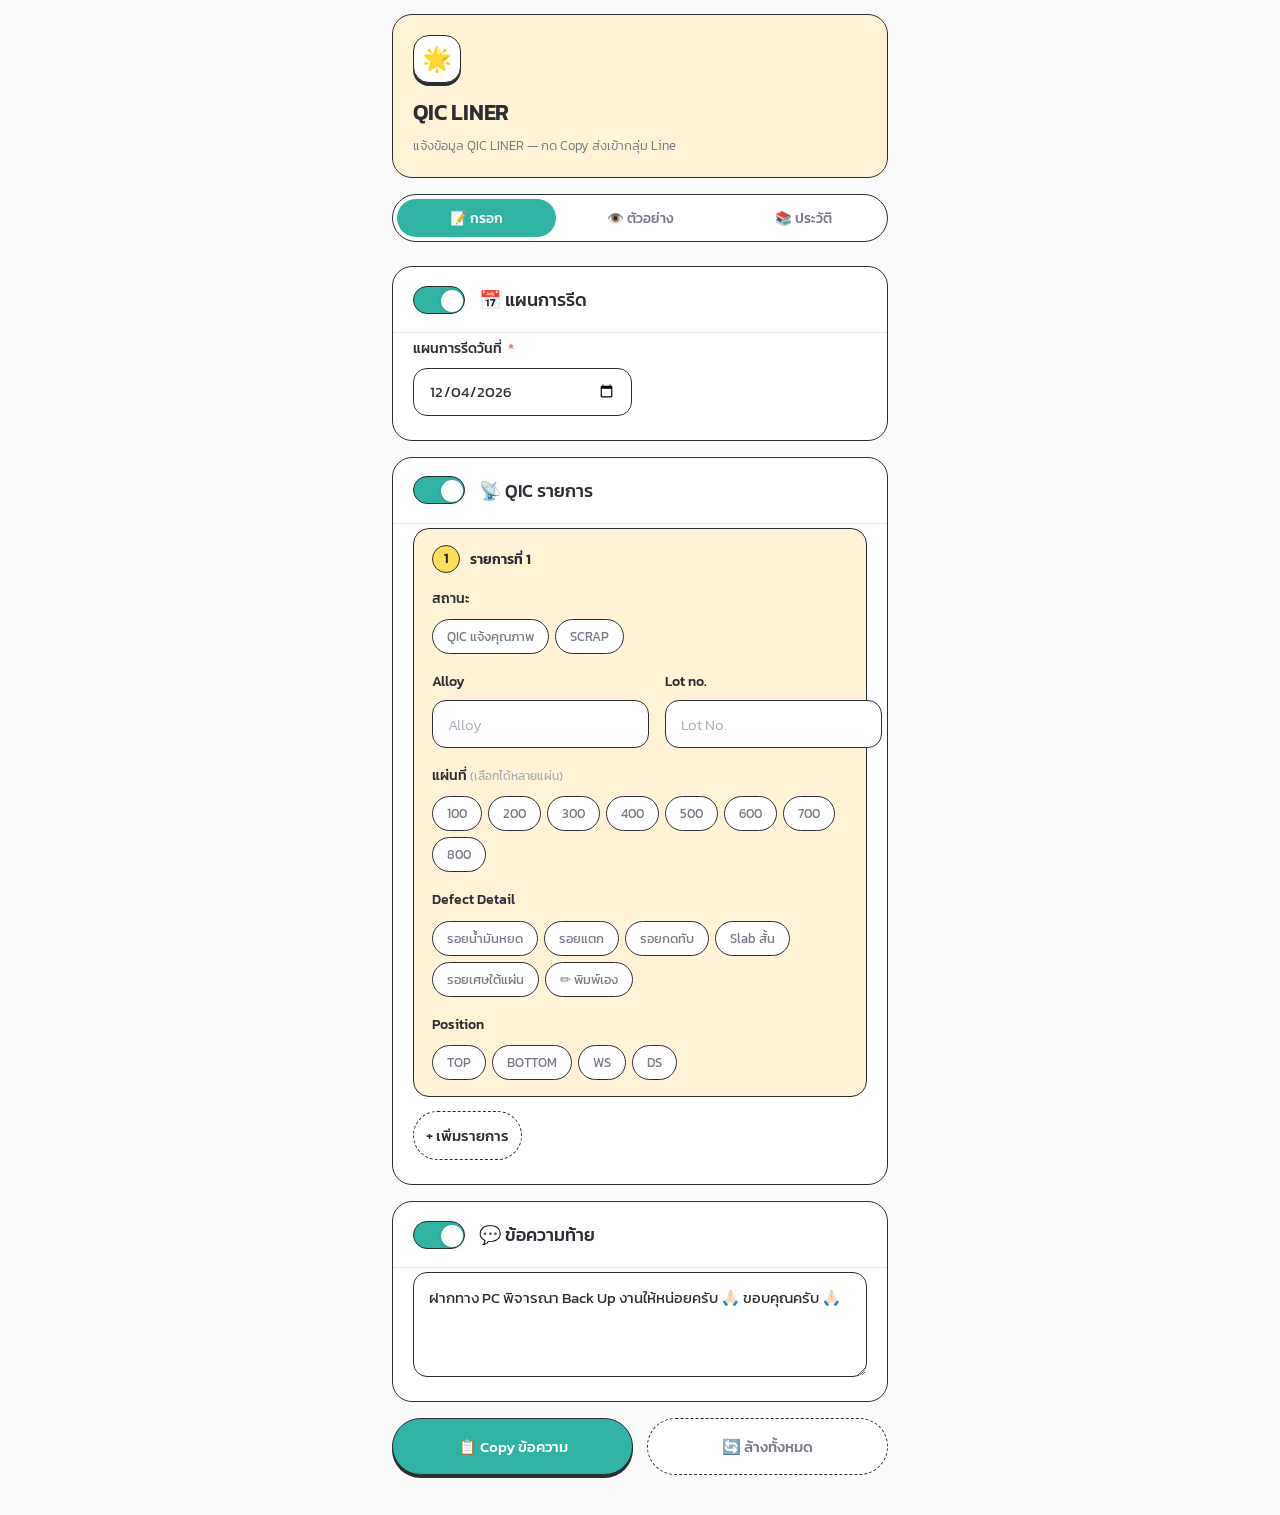
<file: QIC.html>
<!DOCTYPE html>
<html lang="th" data-uacj="qic">
<head>
<meta charset="UTF-8">
<meta name="viewport" content="width=device-width, initial-scale=1.0, maximum-scale=1.0, user-scalable=no">
<title>QIC LINER</title>
<link rel="preconnect" href="https://fonts.googleapis.com">
<link href="https://fonts.googleapis.com/css2?family=IBM+Plex+Sans+Thai:wght@300;400;500;600;700&family=JetBrains+Mono:wght@400;500;600&display=swap" rel="stylesheet">
<style>
:root{--bg:#fffdf0;--surface:#fff;--surface-alt:#fffef8;--border:#f0dfb4;--border-light:#f7edce;--accent:#ca8a04;--accent-bg:#fef9c3;--accent-hover:#a16207;--accent-ring:#ca8a0430;--red:#dc2626;--red-bg:#fef2f2;--green:#15803d;--green-bg:#f0fdf4;--blue:#2563eb;--blue-bg:#eff6ff;--text:#1c1917;--text-sec:#57534e;--text-muted:#a8a29e;--shadow-sm:0 1px 3px rgba(0,0,0,.04);--shadow:0 1px 3px rgba(0,0,0,.05),0 4px 12px rgba(0,0,0,.04);--radius:12px;--radius-lg:16px;}
*{margin:0;padding:0;box-sizing:border-box;}
body{font-family:'IBM Plex Sans Thai',sans-serif;background:var(--bg);color:var(--text);min-height:100vh;line-height:1.65;font-size:16px;-webkit-font-smoothing:antialiased;}
.app{max-width:880px;margin:0 auto;padding:28px 20px 40px;}

/* HEADER */
.header{text-align:center;margin-bottom:32px;padding:36px 24px 32px;}
.header-badge{width:68px;height:68px;margin:0 auto 14px;background:linear-gradient(135deg,#fef9c3,#fde68a);border:2px solid #fbbf24;border-radius:22px;display:flex;align-items:center;justify-content:center;font-size:32px;box-shadow:0 4px 16px #ca8a0425;}
.header h1{font-size:28px;font-weight:700;letter-spacing:-.5px;}
.header p{font-size:16px;color:var(--text-muted);margin-top:6px;}

/* PAGE TABS */
.page-tabs{display:flex;gap:6px;margin-bottom:24px;background:var(--surface);border-radius:var(--radius);padding:5px;border:1px solid var(--border);box-shadow:var(--shadow-sm);}
.page-tab{flex:1;padding:11px 8px;border:none;background:transparent;color:var(--text-muted);font-family:inherit;font-size:14px;font-weight:600;cursor:pointer;border-radius:8px;transition:all .2s;}
.page-tab:hover{color:var(--text-sec);background:var(--accent-bg);}
.page-tab.active{background:linear-gradient(135deg,#f59e0b,#d97706);color:#fff;box-shadow:0 2px 10px #ca8a0440;}
.page-tab .badge-c{display:inline-block;min-width:18px;height:18px;background:var(--red);color:#fff;border-radius:9px;font-size:10px;font-weight:700;line-height:18px;text-align:center;padding:0 4px;margin-left:3px;vertical-align:middle;}
.page-tab.active .badge-c{background:rgba(0,0,0,.2);}

/* SECTIONS */
.sec{display:none;animation:fadeUp .3s ease;}
.sec.active{display:block;}
@keyframes fadeUp{from{opacity:0;transform:translateY(12px)}to{opacity:1;transform:translateY(0)}}

/* CARD */
.card{background:var(--surface);border:1.5px solid var(--border);border-radius:var(--radius-lg);margin-bottom:16px;box-shadow:var(--shadow);overflow:hidden;transition:opacity .35s,box-shadow .35s;}
.card.collapsed{opacity:.5;box-shadow:var(--shadow-sm);}
.card-header{display:flex;align-items:center;gap:14px;padding:18px 22px;user-select:none;}
.card-title{font-size:18px;font-weight:700;flex:1;}
.card.collapsed .card-title{color:var(--text-muted);}
.card-body{padding:4px 22px 24px;max-height:6000px;overflow:hidden;transition:max-height .45s cubic-bezier(.4,0,.2,1),opacity .3s,padding .35s;opacity:1;}
.card.collapsed .card-body{max-height:0;opacity:0;padding-top:0;padding-bottom:0;}

/* TOGGLE */
.toggle{position:relative;display:inline-flex;cursor:pointer;flex-shrink:0;}
.toggle input{position:absolute;opacity:0;width:0;height:0;}
.toggle-track{width:52px;height:28px;background:#d6d3cc;border-radius:14px;position:relative;transition:background .25s;}
.toggle-track::after{content:'';position:absolute;width:22px;height:22px;background:#fff;border-radius:50%;top:3px;left:3px;transition:transform .25s cubic-bezier(.4,0,.2,1);box-shadow:0 1px 4px rgba(0,0,0,.15);}
.toggle input:checked+.toggle-track{background:var(--accent);}
.toggle input:checked+.toggle-track::after{transform:translateX(24px);}

/* FORM */
.form-grid{display:grid;grid-template-columns:1fr 1fr;gap:16px;}
.form-grid .full{grid-column:1/-1;}
.form-group{display:flex;flex-direction:column;gap:7px;}
.form-group label{font-size:15px;font-weight:600;color:var(--text-sec);}
.form-group label .req{color:var(--red);margin-left:3px;}
input,select,textarea{font-family:'IBM Plex Sans Thai',sans-serif;font-size:16px;padding:12px 16px;background:var(--surface-alt);border:1.5px solid var(--border);border-radius:10px;color:var(--text);transition:border-color .2s,box-shadow .2s,background .2s;outline:none;}
input:focus,select:focus,textarea:focus{border-color:var(--accent);box-shadow:0 0 0 3px var(--accent-ring);background:#fff;}
textarea{resize:vertical;line-height:1.8;}

/* CHIPS */
.chip-row{display:flex;flex-wrap:wrap;gap:6px;margin-top:2px;}
.chip{padding:6px 14px;border-radius:20px;font-size:13px;font-weight:600;cursor:pointer;border:1.5px solid var(--border);background:var(--surface-alt);color:var(--text-sec);font-family:inherit;transition:all .2s;user-select:none;}
.chip:hover{border-color:var(--accent);background:var(--accent-bg);color:var(--accent);transform:translateY(-1px);}
.chip.active{background:var(--accent);color:#fff;border-color:var(--accent);box-shadow:0 2px 8px #ca8a0430;}
.chip-sm{padding:5px 12px;font-size:12px;}
.chip-pos{background:#f0f9ff;color:#0369a1;border-color:#bae6fd;}
.chip-pos.active{background:#0369a1;color:#fff;border-color:#0369a1;}

/* BUTTONS */
.actions{display:flex;gap:14px;margin-top:10px;}
.btn{flex:1;padding:16px 28px;border:none;border-radius:var(--radius);font-family:'IBM Plex Sans Thai',sans-serif;font-size:17px;font-weight:700;cursor:pointer;display:flex;align-items:center;justify-content:center;gap:10px;transition:all .2s;}
.btn-primary{background:linear-gradient(135deg,#f59e0b,#d97706);color:#fff;}
.btn-primary:hover{background:linear-gradient(135deg,#d97706,#b45309);transform:translateY(-2px);box-shadow:0 6px 20px #ca8a0440;}
.btn-secondary{background:var(--surface);border:1.5px solid var(--border);color:var(--text-sec);}
.btn-secondary:hover{background:var(--surface-alt);transform:translateY(-2px);box-shadow:var(--shadow);}
.btn-add{display:flex;align-items:center;justify-content:center;gap:8px;padding:12px;border:2px dashed var(--border);background:transparent;color:var(--text-muted);border-radius:10px;cursor:pointer;font-family:inherit;font-size:15px;font-weight:600;transition:all .15s;}
.btn-add:hover{border-color:var(--accent);color:var(--accent);background:var(--accent-bg);}
.btn-rm{width:36px;height:36px;border:1.5px solid var(--border);background:var(--surface);color:var(--text-muted);border-radius:10px;cursor:pointer;font-size:18px;display:flex;align-items:center;justify-content:center;transition:all .15s;flex-shrink:0;}
.btn-rm:hover{border-color:var(--red);color:var(--red);background:var(--red-bg);}

/* TOAST */
.toast{position:fixed;bottom:32px;left:50%;transform:translateX(-50%) translateY(100px);background:var(--green);color:#fff;padding:14px 28px;border-radius:var(--radius);font-weight:700;font-size:15px;z-index:2000;opacity:0;transition:all .4s cubic-bezier(.16,1,.3,1);box-shadow:0 8px 32px rgba(21,128,61,.3);}
.toast.show{opacity:1;transform:translateX(-50%) translateY(0);}

/* MODAL */
.modal-overlay{position:fixed;inset:0;background:rgba(0,0,0,.45);z-index:3000;display:flex;align-items:center;justify-content:center;opacity:0;pointer-events:none;transition:opacity .3s;}
.modal-overlay.show{opacity:1;pointer-events:all;}
.modal-box{background:var(--surface);border-radius:var(--radius-lg);padding:36px 32px 28px;max-width:420px;width:90%;text-align:center;box-shadow:0 20px 60px rgba(0,0,0,.2);transform:scale(.92);transition:transform .3s cubic-bezier(.16,1,.3,1);}
.modal-overlay.show .modal-box{transform:scale(1);}
.modal-icon{font-size:48px;margin-bottom:14px;display:block;}
.modal-box h3{font-size:20px;font-weight:700;margin-bottom:10px;color:var(--red);}
.modal-box p{font-size:16px;color:var(--text-sec);line-height:1.7;margin-bottom:22px;}
.modal-box .btn{max-width:200px;margin:0 auto;}

/* PREVIEW */
.preview-card{background:var(--surface);border:1.5px solid var(--border);border-radius:var(--radius-lg);box-shadow:var(--shadow);overflow:hidden;}
.preview-header{padding:18px 22px;border-bottom:1px solid var(--border);display:flex;align-items:center;gap:10px;}
.preview-header h3{font-size:18px;font-weight:700;}
.preview-badge{font-size:13px;font-weight:600;padding:3px 12px;border-radius:6px;background:var(--accent-bg);color:var(--accent);border:1.5px solid #fde68a;}
.preview-box{padding:24px;font-size:16px;line-height:1.9;white-space:pre-wrap;word-break:break-word;font-family:'IBM Plex Sans Thai',sans-serif;max-height:600px;overflow-y:auto;color:var(--text);background:var(--surface-alt);}

/* HISTORY */
.history-empty{text-align:center;padding:60px 20px;color:var(--text-muted);}
.history-empty .h-icon{font-size:48px;margin-bottom:12px;display:block;}
.history-empty h3{font-size:18px;font-weight:600;color:var(--text-sec);margin-bottom:6px;}
.history-empty p{font-size:14px;}
.history-list{display:flex;flex-direction:column;gap:12px;}
.history-item{background:var(--surface);border:1.5px solid var(--border);border-radius:var(--radius-lg);box-shadow:var(--shadow);overflow:hidden;transition:box-shadow .2s,border-color .2s;}
.history-item:hover{border-color:#d4a843;}
.history-head{display:flex;align-items:center;gap:14px;padding:16px 20px;cursor:pointer;user-select:none;}
.history-head .h-date{min-width:54px;height:54px;background:var(--accent-bg);border:1.5px solid #fde68a;border-radius:14px;display:flex;flex-direction:column;align-items:center;justify-content:center;flex-shrink:0;}
.history-head .h-date .h-day{font-family:'JetBrains Mono',monospace;font-size:18px;font-weight:700;color:var(--accent);line-height:1;}
.history-head .h-date .h-month{font-size:11px;font-weight:600;color:var(--text-muted);}
.history-head .h-info{flex:1;min-width:0;}
.history-head .h-title{font-size:15px;font-weight:700;white-space:nowrap;overflow:hidden;text-overflow:ellipsis;}
.history-head .h-sub{font-size:13px;color:var(--text-muted);margin-top:2px;white-space:nowrap;overflow:hidden;text-overflow:ellipsis;}
.history-head .h-arrow{font-size:18px;color:var(--text-muted);transition:transform .3s;flex-shrink:0;}
.history-item.open .h-arrow{transform:rotate(180deg);}
.history-detail{max-height:0;overflow:hidden;transition:max-height .4s cubic-bezier(.4,0,.2,1);}
.history-item.open .history-detail{max-height:800px;}
.history-detail-inner{padding:0 20px 20px;border-top:1px solid var(--border);}
.history-preview{font-size:13px;line-height:1.8;white-space:pre-wrap;word-break:break-word;background:var(--surface-alt);border:1px solid var(--border-light);border-radius:10px;padding:14px 16px;margin:14px 0;max-height:220px;overflow-y:auto;color:var(--text-sec);font-family:'IBM Plex Sans Thai',sans-serif;}
.history-actions{display:flex;gap:10px;}
.history-actions .btn{font-size:14px;padding:10px 20px;}
.btn-load{background:var(--accent-bg);border:1.5px solid #fde68a;color:var(--accent);}
.btn-load:hover{background:var(--accent);color:#fff;}
.btn-del-h{background:var(--surface-alt);border:1.5px solid var(--border);color:var(--text-muted);}
.btn-del-h:hover{background:var(--red-bg);border-color:var(--red);color:var(--red);}
.btn-clr{background:var(--red-bg);border:1.5px solid #fecaca;color:var(--red);font-size:13px;padding:6px 16px;flex:unset;}
.btn-clr:hover{background:var(--red);color:#fff;}
.history-count-bar{display:flex;align-items:center;justify-content:space-between;margin-bottom:16px;padding:10px 16px;background:var(--surface);border:1px solid var(--border);border-radius:var(--radius);box-shadow:var(--shadow-sm);}
.history-count-bar span{font-size:14px;font-weight:600;color:var(--text-sec);}

/* QIC ENTRIES */
.qic-entry{background:var(--surface-alt);border:1.5px solid var(--border);border-radius:14px;padding:16px 18px;margin-bottom:14px;}
.qic-entry-head{display:flex;align-items:center;gap:10px;margin-bottom:14px;}
.qic-entry-head .h-title{flex:1;font-size:16px;font-weight:600;}
.step-num{min-width:32px;height:32px;border-radius:50%;background:var(--accent-bg);color:var(--accent);font-size:14px;font-weight:700;display:flex;align-items:center;justify-content:center;flex-shrink:0;border:1.5px solid #fde68a;}
.defect-sub{margin-top:10px;padding:12px 14px;background:var(--accent-bg);border:1px solid #fde68a;border-radius:10px;}
.defect-sub label{font-size:14px;font-weight:600;color:var(--text-sec);margin-bottom:6px;display:block;}
.defect-sub .form-grid{gap:10px;}
.plate-sel{margin-top:6px;font-size:13px;color:var(--accent);font-weight:600;}

/* SLAB COMPACT QTY ROW */
.slab-qty-row{display:flex;align-items:center;gap:8px;margin-top:12px;padding-top:12px;border-top:1.5px dashed #fde68a;flex-wrap:wrap;}
.slab-qty-row .sq-label{font-size:13px;font-weight:700;color:var(--accent);white-space:nowrap;margin-right:2px;}
.slab-qty-item{display:flex;align-items:center;gap:5px;background:#fff;border:1.5px solid var(--border);border-radius:8px;padding:6px 10px;}
.slab-qty-item .qi-icon{font-size:14px;}
.slab-qty-item .qi-text{font-size:12px;font-weight:600;color:var(--text-sec);white-space:nowrap;}
.slab-qty-item input[type="number"]{
  width:42px;
  padding:4px 2px;
  text-align:center;
  font-family:'JetBrains Mono',monospace;
  font-size:18px;
  font-weight:600;
  border:none;
  background:transparent;
  color:var(--text);
  outline:none;
  -moz-appearance:textfield;
  border-radius:0;
}
.slab-qty-item input[type="number"]::-webkit-outer-spin-button,
.slab-qty-item input[type="number"]::-webkit-inner-spin-button{-webkit-appearance:none;margin:0;}
.slab-qty-item input[type="number"]::placeholder{color:var(--text-muted);font-size:13px;font-weight:400;}
.slab-qty-item .qi-unit{font-size:11px;color:var(--text-muted);font-weight:600;}
.slab-qty-item.need-i{border-left:3px solid var(--blue);}
.slab-qty-item.can-i{border-left:3px solid var(--green);}
.slab-qty-item:focus-within{border-color:var(--accent);box-shadow:0 0 0 2px var(--accent-ring);}
.slab-qty-item.need-i:focus-within{border-color:var(--blue);box-shadow:0 0 0 2px rgba(37,99,235,.15);}
.slab-qty-item.can-i:focus-within{border-color:var(--green);box-shadow:0 0 0 2px rgba(21,128,61,.15);}
.sq-step{display:flex;gap:2px;}
.sq-step button{width:24px;height:24px;border:1.5px solid var(--border);background:var(--surface-alt);color:var(--text-sec);border-radius:6px;cursor:pointer;font-size:14px;font-weight:700;display:flex;align-items:center;justify-content:center;transition:all .15s;font-family:'JetBrains Mono',monospace;line-height:1;}
.sq-step button:hover{border-color:var(--accent);color:var(--accent);background:var(--accent-bg);}
.sq-step button:active{transform:scale(.88);}
.slab-note-inline{width:100%;margin-top:8px;}
.slab-note-inline textarea{width:100%;font-size:13px;padding:8px 12px;min-height:34px;background:#fff;border:1.5px solid var(--border);border-radius:8px;resize:vertical;line-height:1.6;}
.slab-note-inline textarea:focus{border-color:var(--accent);box-shadow:0 0 0 2px var(--accent-ring);}

@media(max-width:640px){
  .app{padding:16px 14px 30px;}
  .header h1{font-size:22px;}
  .form-grid{grid-template-columns:1fr;}
  .card-body{padding:4px 16px 20px;}
  .card-header{padding:16px;}
  .actions{flex-direction:column;}
  .page-tab{font-size:12px;padding:10px 4px;}
  .history-head{gap:10px;padding:12px 14px;}
  .history-actions{flex-direction:column;}
  .slab-qty-row{gap:6px;}
  .slab-qty-item{padding:5px 8px;}
  .slab-qty-item input[type="number"]{width:36px;font-size:16px;}
}
::-webkit-scrollbar{width:8px;}::-webkit-scrollbar-track{background:transparent;}::-webkit-scrollbar-thumb{background:var(--border);border-radius:4px;}::-webkit-scrollbar-thumb:hover{background:var(--text-muted);}
</style>
<!-- ===== UACJ THEME (generated by apply-theme.py — do not edit here) ===== -->
<link rel="preconnect" href="https://fonts.googleapis.com">
<link rel="preconnect" href="https://fonts.gstatic.com" crossorigin>
<link href="https://fonts.googleapis.com/css2?family=Kanit:wght@300;400;500;600;700&display=swap" rel="stylesheet">
<link rel="icon" type="image/png" href="[data-uri]">
<link rel="apple-touch-icon" href="[data-uri]">
<meta name="apple-mobile-web-app-capable" content="yes">
<meta name="apple-mobile-web-app-status-bar-style" content="default">
<meta name="mobile-web-app-capable" content="yes">
<meta name="theme-color" content="#005BAA">
<style id="uacj-theme">
/* ============================================================================
   UACJ THEME v2 "STICKER"  —  Shared visual layer
   REPORT / STOP / QIC / BACKUP
   ----------------------------------------------------------------------------
   แนวทาง: เส้นขอบดำบาง + สีพาสเทล + ไฮไลต์เหลือง + ปุ่มทรงแคปซูล
            ไม่มีเงาหนัก ไม่มี gradient ไม่มี glass

   ชั้นแต่งหน้าอย่างเดียว ไม่มี logic ไม่แตะ markup ของโมดูล
   แก้ไฟล์นี้ไฟล์เดียว → รัน  python3 apply-theme.py  → เปลี่ยนครบทั้ง 4 โมดูล
   โมดูลถูกแยกด้วย  <html data-uacj="report|stop|qic|backup">

   ธีมสีน้ำเงิน UACJ เดิมเก็บไว้ที่ uacj-theme-v1-blue.css
   ========================================================================== */

/* ---------------------------------------------------------------------------
   1. DESIGN TOKENS
   ------------------------------------------------------------------------ */
:root{
  --u-primary:#2FB3A3;          /* เขียวมิ้นต์ — ปุ่มหลัก แท็บที่เลือก */
  --u-primary-hover:#279487;
  --u-primary-deep:#1F8A7D;
  --u-secondary:#5AC8BC;
  --u-light:#E3F5F1;            /* พื้นอ่อนของสีหลัก */

  --u-yellow:#FFDE5C;           /* ไฮไลต์ เน้นคำสำคัญ */
  --u-yellow-deep:#F0C000;
  --u-pink:#F79489;
  --u-pink-tint:#FCE7E3;
  --u-lilac:#A99BE8;
  --u-lilac-tint:#EFEBFB;
  --u-cream:#FFF6DC;

  --u-bg:#FBFBFC;
  --u-white:#FFFFFF;
  --u-ink:#2C2C34;              /* สีเส้นขอบและตัวอักษร */
  --u-text:#2C2C34;
  --u-text-2:#767A85;
  --u-text-3:#A9ADB6;

  --u-success:#2FB3A3;
  --u-warning:#F0B429;
  --u-danger:#F26D63;

  --u-border:var(--u-ink);
  --u-border-card:var(--u-ink);
  --u-border-soft:#E6E8EC;
  --u-line:1.6px;

  --u-tint-primary:var(--u-light);
  --u-ring:rgba(47,179,163,.28);
  --u-tint-success:#E3F5F1;
  --u-tint-warning:#FFF3D6;
  --u-tint-danger:#FCE7E3;

  --u-s1:4px; --u-s2:8px; --u-s3:12px; --u-s4:16px; --u-s5:20px; --u-s6:24px; --u-s7:32px;

  --u-r-input:14px;
  --u-r-btn:999px;              /* ปุ่มหลักเป็นแคปซูล */
  --u-r-card:20px;
  --u-r-chip:999px;
  --u-h-control:48px;

  --u-shadow:none;
  --u-shadow-raise:0 4px 0 var(--u-ink);

  --u-font:'Kanit','IBM Plex Sans Thai','Prompt',system-ui,sans-serif;

  --u-accent:var(--u-primary);
  --u-accent-tint:var(--u-light);
}
/* สีประจำโมดูล — ใช้กับหัวเรื่อง ไอคอน และป้ายชื่อโมดูล */
html[data-uacj="report"]{ --u-accent:#2FB3A3; --u-accent-tint:#E3F5F1; }
html[data-uacj="stop"]  { --u-accent:#F26D63; --u-accent-tint:#FCE7E3; }
html[data-uacj="qic"]   { --u-accent:#F0B429; --u-accent-tint:#FFF3D6; }
html[data-uacj="backup"]{ --u-accent:#8B7BE0; --u-accent-tint:#EFEBFB; }

/* ---------------------------------------------------------------------------
   2. REMAP ตัวแปรเดิมของแต่ละโมดูล → tokens ชุดใหม่
   ------------------------------------------------------------------------ */
html[data-uacj="report"]{
  --bg:var(--u-bg); --surface:var(--u-white); --surface-solid:var(--u-white);
  --raised:var(--u-light); --hover:var(--u-light);
  --border:var(--u-ink); --border-l:var(--u-border-soft);
  --text:var(--u-text); --text2:var(--u-text-2); --muted:var(--u-text-3);
  --accent:var(--u-primary); --accent-s:var(--u-light); --accent-b:var(--u-ink);
  --blue:var(--u-primary);   --blue-s:var(--u-light);   --blue-b:var(--u-ink);
  --red:var(--u-danger);   --red-s:var(--u-tint-danger);   --red-b:var(--u-ink);
  --amber:var(--u-warning);--amber-s:var(--u-tint-warning);--amber-b:var(--u-ink);
  --green:var(--u-success);--green-s:var(--u-tint-success);--green-b:var(--u-ink);
  --cyan:var(--u-lilac);   --cyan-s:var(--u-lilac-tint);   --cyan-b:var(--u-ink);
  --r:var(--u-r-card); --rs:var(--u-r-input);
  --font:var(--u-font); --mono:var(--u-font);
  --shadow:none; --shadow-md:none;
}
html[data-uacj="stop"]{
  --bg:var(--u-bg); --surface:var(--u-white);
  --surface-alt:var(--u-white); --surface-highlight:var(--u-light);
  --accent:var(--u-primary); --accent-hover:var(--u-primary-deep);
  --accent-light:var(--u-light); --accent-glow:var(--u-ring);
  --green:var(--u-success);  --green-light:var(--u-tint-success);
  --cyan:var(--u-lilac);     --cyan-light:var(--u-lilac-tint);
  --danger:var(--u-danger);  --danger-light:var(--u-tint-danger);
  --text:var(--u-text); --text-2:var(--u-text-2); --text-3:var(--u-text-3);
  --border:var(--u-ink); --border-light:var(--u-border-soft);
  --shadow:transparent; --shadow-md:transparent;
  --radius:var(--u-r-card); --radius-sm:var(--u-r-input);
  --font-main:var(--u-font); --font-mono:var(--u-font);
}
html[data-uacj="qic"]{
  --bg:var(--u-bg); --surface:var(--u-white); --surface-alt:var(--u-white);
  --border:var(--u-ink); --border-light:var(--u-border-soft);
  --accent:var(--u-primary); --accent-bg:var(--u-light);
  --accent-hover:var(--u-primary-deep); --accent-ring:var(--u-ring);
  --red:var(--u-danger);   --red-bg:var(--u-tint-danger);
  --green:var(--u-success);--green-bg:var(--u-tint-success);
  --blue:var(--u-lilac);   --blue-bg:var(--u-lilac-tint);
  --text:var(--u-text); --text-sec:var(--u-text-2); --text-muted:var(--u-text-3);
  --shadow-sm:none; --shadow:none;
  --radius:var(--u-r-input); --radius-lg:var(--u-r-card);
}
html[data-uacj="backup"]{
  --white:var(--u-white); --off:var(--u-white);
  --gray:var(--u-border-soft); --gray-2:var(--u-ink);
  --text:var(--u-text); --text-sec:var(--u-text-2); --text-muted:var(--u-text-3);
  --blue:var(--u-primary); --cyan:var(--u-secondary); --violet:var(--u-accent);
  --danger:var(--u-danger); --danger-bg:var(--u-tint-danger);
  --cancel-accent:var(--u-accent); --cancel-bg:var(--u-lilac-tint);
  --success:var(--u-success);
  --shadow-sm:none; --shadow:none; --shadow-lg:none;
  --radius:var(--u-r-card); --radius-md:16px; --radius-sm:var(--u-r-input);
  --gradient:var(--u-primary);
}

/* ---------------------------------------------------------------------------
   3. TYPOGRAPHY
   ------------------------------------------------------------------------ */
body, button, input, select, textarea, optgroup,
h1, h2, h3, h4, h5, h6, p, label, small, strong, th, td{
  font-family:var(--u-font) !important;
}
body{
  background:var(--u-bg) !important;
  color:var(--u-text) !important;
  -webkit-font-smoothing:antialiased;
}
h1{ font-size:25px; font-weight:600; letter-spacing:-.2px; }
h2{ font-size:20px; font-weight:600; }
h3{ font-size:17px; font-weight:500; }
label, .field label, .form-group label, .f-label, .eg label{
  font-size:14px; font-weight:500; color:var(--u-text) !important;
}
small, .hint, .caption, .f-note, .card-sub, .card-title-sub{
  font-size:12.5px; font-weight:300; color:var(--u-text-2) !important;
}

.card-title, .sub-label, .f-label, .sec-title{
  color:var(--u-text) !important;
  font-weight:500 !important;
}
/* ปากกาไฮไลต์เหลืองใต้หัวข้อส่วน — ลายเซ็นของธีมนี้ */
.sec-label{
  color:var(--u-ink) !important;
  font-weight:500 !important;
  letter-spacing:.4px !important;
  font-size:13px !important;
  background-image:linear-gradient(var(--u-yellow),var(--u-yellow)) !important;
  background-repeat:no-repeat !important;
  background-size:100% 7px !important;
  background-position:0 86% !important;
  width:fit-content !important;          /* ให้ไฮไลต์พอดีกับข้อความ ไม่ลากยาวทั้งแถว */
}

/* แถบสรุประยะเวลาใน STOP — เดิมเป็น gradient ทอง */
.dur-bar{
  background:var(--u-yellow) !important;
  color:var(--u-ink) !important;
  box-shadow:none !important;
}
.dur-bar .dur-label{ opacity:.75 !important; }

/* ---------------------------------------------------------------------------
   4. ตัดของตกแต่งที่ไม่ได้ทำหน้าที่ (orb / noise / glow / glass)
   ------------------------------------------------------------------------ */
.bg-anim, .ambient, .orb{ display:none !important; }
html[data-uacj="stop"] body::before,
html[data-uacj="stop"] body::after{ display:none !important; content:none !important; }
.card::before, .type-btn::before, .hdr-icon::after, .sec-label::after,
.btn-primary::before, .card-ico::after{ display:none !important; }
*{ backdrop-filter:none !important; -webkit-backdrop-filter:none !important; }

/* ---------------------------------------------------------------------------
   5. CARD — ขาว ขอบดำบาง มุมมน ไม่มีเงา
   ------------------------------------------------------------------------ */
@keyframes uacjRise{
  from{ opacity:0; transform:translateY(12px); }
  to  { opacity:1; transform:none; }
}
@keyframes uacjPop{
  0%{ transform:scale(.92); } 60%{ transform:scale(1.05); } 100%{ transform:scale(1); }
}

.card, .pv, .panel, .preview-card, .hist-card, .h-item, .entry,
.qic-entry, .history-item, .modal-box, .bs-sheet, .sp-body{
  background:var(--u-white) !important;
  border:var(--u-line) solid var(--u-ink) !important;
  border-radius:var(--u-r-card) !important;
  box-shadow:none !important;
}
.card{
  margin-bottom:var(--u-s4) !important;
  animation:uacjRise .42s cubic-bezier(.22,1,.36,1) both !important;
}
.card:hover{ transform:none !important; }
.entry, .qic-entry, .h-item, .history-item{ border-radius:16px !important; }
/* การ์ดซ้อนในการ์ด ใช้พื้นพาสเทลแทน เพื่อไม่ให้ขอบดำซ้อนกันจนลายตา */
.card .entry, .card .qic-entry, .card .sub-sec{
  background:var(--u-accent-tint) !important;
  border-color:var(--u-ink) !important;
}

/* ---------------------------------------------------------------------------
   6. BUTTON — แคปซูล ขอบดำ มีเงาทึบ กดแล้วยุบลง
   ------------------------------------------------------------------------ */
button{ font-family:var(--u-font) !important; letter-spacing:0 !important; }
.btn, .btn-primary, .btn-secondary, .btn-gen, .btn-sp,
.modal-btn, .add-btn, .suggest-btn, .btn-add, .btn-load, .btn-clr, .h-clear{
  font-family:var(--u-font) !important;
  font-size:15px !important;
  font-weight:500 !important;
  border-radius:var(--u-r-btn) !important;
  letter-spacing:0 !important;
  transition:transform .12s ease, background .16s ease, box-shadow .12s ease !important;
}
.btn, .btn-primary, .btn-gen, .btn-sp, .modal-btn{
  min-height:var(--u-h-control) !important;
  background:var(--u-primary) !important;
  color:var(--u-white) !important;
  border:var(--u-line) solid var(--u-ink) !important;
  box-shadow:0 3px 0 var(--u-ink) !important;
  transform:none !important;
}
.btn:hover, .btn-primary:hover, .btn-gen:hover, .btn-sp:hover, .modal-btn:hover{
  background:var(--u-primary-deep) !important;
  transform:none !important;
  box-shadow:0 3px 0 var(--u-ink) !important;
}
.btn:active, .btn-primary:active, .btn-gen:active, .btn-sp:active, .modal-btn:active{
  transform:translateY(3px) !important;
  box-shadow:0 0 0 var(--u-ink) !important;
}
.btn.done, .btn-primary.done{
  background:var(--u-yellow) !important;
  color:var(--u-ink) !important;
  animation:uacjPop .3s ease !important;
}
.btn-secondary, .btn-add, .btn-load, .add-btn, .suggest-btn, .h-copy-btn{
  background:var(--u-white) !important;
  color:var(--u-ink) !important;
  border:var(--u-line) dashed var(--u-ink) !important;
  box-shadow:none !important;
  min-height:42px !important;
}
.btn-secondary:hover, .btn-add:hover, .btn-load:hover, .add-btn:hover, .suggest-btn:hover{
  background:var(--u-light) !important;
  border-style:solid !important;
  transform:none !important;
}
.btn.btn-ghost, .btn.btn-secondary, .btn.btn-load{
  background:var(--u-white) !important;
  color:var(--u-text-2) !important;
  border:var(--u-line) dashed var(--u-ink) !important;
  box-shadow:none !important;
}
.btn.btn-ghost:active{ transform:translateY(2px) !important; }
.btn.btn-ghost:hover{
  background:var(--u-tint-danger) !important;
  color:var(--u-danger) !important;
  border-style:solid !important;
}
.btn-sm{ min-height:42px !important; font-size:14px !important; }
.btn-rm, .btn-del, .btn-del-h, .btn-clr, .h-clear, .h-del, .entry-x, .cst-clear{
  color:var(--u-danger) !important;
  background:var(--u-white) !important;
  border:1.4px solid var(--u-ink) !important;
  border-radius:999px !important;
  box-shadow:none !important;
}
.btn-rm:hover, .btn-del:hover, .btn-del-h:hover, .btn-clr:hover, .h-clear:hover,
.h-del:hover, .entry-x:hover{
  background:var(--u-tint-danger) !important;
  color:var(--u-danger) !important;
}
button:disabled, .btn:disabled{
  background:var(--u-border-soft) !important;
  border-color:var(--u-text-3) !important;
  color:var(--u-text-3) !important;
  box-shadow:none !important;
  cursor:not-allowed !important;
}

/* ---------------------------------------------------------------------------
   7. INPUT — ขาว ขอบดำบาง โฟกัสแล้วมีวงเขียว
   ------------------------------------------------------------------------ */
input[type="text"], input[type="date"], input[type="time"], input[type="number"],
input[type="tel"], select, textarea,
.inp-date, .inp-time, .inp-text, .inp-num, .inp-area, .f-input, .f-textarea{
  font-family:var(--u-font) !important;
  font-size:15px !important;
  font-weight:400 !important;
  letter-spacing:0 !important;
  color:var(--u-text) !important;
  background:var(--u-white) !important;
  border:var(--u-line) solid var(--u-ink) !important;
  border-radius:var(--u-r-input) !important;
  box-shadow:none !important;
  transition:box-shadow .16s ease !important;
}
input[type="text"], input[type="date"], input[type="time"], input[type="number"],
input[type="tel"], select{
  min-height:var(--u-h-control) !important;
  padding:10px 15px !important;
}
textarea, .inp-area, .f-textarea{ padding:12px 15px !important; line-height:1.75 !important; }
input:focus, select:focus, textarea:focus,
.inp-date:focus, .inp-time:focus, .inp-text:focus, .inp-num:focus, .inp-area:focus,
.f-input:focus, .f-textarea:focus{
  border-color:var(--u-ink) !important;
  box-shadow:0 0 0 4px var(--u-ring) !important;
  background:var(--u-white) !important;
  outline:none !important;
}
::placeholder{ color:var(--u-text-3) !important; font-weight:300 !important; }
input.invalid{ border-color:var(--u-danger) !important; box-shadow:0 0 0 4px rgba(242,109,99,.22) !important; }
input.valid  { box-shadow:0 0 0 4px var(--u-ring) !important; }
.summary-num, .nr-result, .dur-val, .qi-text{ font-weight:600 !important; color:var(--u-ink) !important; }

/* ---------------------------------------------------------------------------
   8. CHIP / TOGGLE — แคปซูล เลือกแล้วเด้ง
   ------------------------------------------------------------------------ */
.chip, .nr-tag, .cascade-btn, .type-btn, .chip-pos, .bs-option{
  font-family:var(--u-font) !important;
  font-size:13px !important;
  font-weight:400 !important;
  border-radius:999px !important;
  padding:7px 14px !important;
  box-shadow:none !important;
  transition:transform .14s ease, background .16s ease !important;
}
.chip, .chip-pos{
  background:var(--u-white) !important;
  color:var(--u-text-2) !important;
  border:1.4px solid var(--u-ink) !important;
}
.chip:active, .nr-tag:active, .cascade-btn:active{ transform:scale(.95) !important; }
.chip.active, .chip.chip-sel, .chip-pos.active, .bs-option.bs-selected,
.cascade-btn.cascade-active{
  background:var(--u-primary) !important;
  border-color:var(--u-ink) !important;
  color:var(--u-white) !important;
  font-weight:500 !important;
  box-shadow:none !important;
  animation:uacjPop .28s ease !important;
}
.toggle-track, .toggle::after, .sw, .switch{ box-shadow:none !important; }
.toggle-track, .switch, .sw{ border:1.4px solid var(--u-ink) !important; }
.toggle-wrap input:checked + .toggle-track,
.toggle input:checked + .toggle-track{ background:var(--u-primary) !important; }

/* ---------------------------------------------------------------------------
   9. HEADER — การ์ดพาสเทลขอบดำ สีตามโมดูล
   ------------------------------------------------------------------------ */
.header, .hdr, .hero{
  opacity:1 !important;
  background:var(--u-accent-tint) !important;
  border:var(--u-line) solid var(--u-ink) !important;
  border-radius:var(--u-r-card) !important;
  box-shadow:none !important;
  text-align:left !important;
  padding:var(--u-s5) !important;
  margin-bottom:var(--u-s4) !important;
  animation:uacjRise .45s cubic-bezier(.22,1,.36,1) both !important;
}
.hero h1{ background:none !important; -webkit-text-fill-color:var(--u-ink) !important; }
.header h1, .hdr h1, .hero h1{
  font-size:22px !important; font-weight:600 !important;
  color:var(--u-ink) !important; margin:0 !important; letter-spacing:-.2px !important;
}
.header p, .hdr p, .hero p{
  font-size:13px !important; font-weight:300 !important;
  color:var(--u-text-2) !important; margin:4px 0 0 !important;
}
.hdr-icon, .header-badge{
  width:48px !important; height:48px !important; min-width:48px !important;
  background:var(--u-white) !important;
  border:var(--u-line) solid var(--u-ink) !important;
  border-radius:16px !important;
  font-size:22px !important;
  box-shadow:0 3px 0 var(--u-ink) !important;
  transform:none !important;
  margin:0 0 var(--u-s3) !important;
  display:inline-flex !important; align-items:center !important; justify-content:center !important;
}
.hdr-icon:hover{ transform:none !important; }
.sticky-top{ background:var(--u-bg) !important; box-shadow:none !important; border:0 !important; }
.hero-badge{
  background:var(--u-white) !important;
  border:1.4px solid var(--u-ink) !important;
  color:var(--u-ink) !important;
  font-size:12px !important; font-weight:500 !important;
  border-radius:999px !important; padding:4px 12px !important;
  margin-bottom:var(--u-s3) !important;
}

/* ---------------------------------------------------------------------------
   10. TAB
   ------------------------------------------------------------------------ */
.tabs, .page-tabs, .tab-bar{
  background:var(--u-white) !important;
  border:var(--u-line) solid var(--u-ink) !important;
  border-radius:999px !important;
  padding:var(--u-s1) !important;
  box-shadow:none !important;
  gap:var(--u-s1) !important;
  animation:none !important;
}
.tab, .tab-btn, .page-tab{
  font-family:var(--u-font) !important;
  font-size:13.5px !important;
  font-weight:500 !important;
  color:var(--u-text-2) !important;
  background:transparent !important;
  border:0 !important;
  border-radius:999px !important;
  min-height:38px !important;
  padding:8px 12px !important;
  box-shadow:none !important;
  transition:background .18s ease, color .18s ease !important;
}
.tab.active, .tab-btn.active, .page-tab.active,
.tab[data-tab="normal"].active{
  background:var(--u-primary) !important;
  color:var(--u-white) !important;
  box-shadow:none !important;
}
.tab-btn:not(.active):hover, .page-tab:hover:not(.active), .tab:not(.active):hover{
  background:var(--u-light) !important;
  color:var(--u-ink) !important;
}
/* REPORT ใช้แถบแท็บแบบเลื่อนแนวนอน — คงโครงเดิม */
html[data-uacj="report"] .tabs{
  background:transparent !important; border:0 !important;
  padding:0 var(--u-s1) var(--u-s3) !important;
}
html[data-uacj="report"] .tab{
  background:var(--u-white) !important;
  border:1.4px solid var(--u-ink) !important;
  min-height:34px !important; padding:6px 14px !important; font-size:13px !important;
}
html[data-uacj="report"] .tab.active,
html[data-uacj="report"] .tab[data-tab="normal"].active{
  background:var(--u-primary) !important; color:var(--u-white) !important;
}

/* ---------------------------------------------------------------------------
   11. STATUS / BADGE
   ------------------------------------------------------------------------ */
.badge-normal, .pv-tag, .preview-badge, .tab-badge, .badge-c, .hdr-badge,
.entry-tag, .hero-dot, .sp-badge{
  font-family:var(--u-font) !important;
  font-size:12px !important; font-weight:500 !important;
  border-radius:999px !important; letter-spacing:0 !important; box-shadow:none !important;
}
.pv-tag, .preview-badge, .sp-badge{
  background:var(--u-yellow) !important;
  color:var(--u-ink) !important;
  border:1.4px solid var(--u-ink) !important;
  padding:3px 11px !important;
}
.badge-c, .tab-badge, .hdr-badge{
  background:var(--u-pink) !important; color:var(--u-white) !important;
  border:1.4px solid var(--u-ink) !important;
}
.time-dot.on, .hero-dot{ background:var(--u-primary) !important; box-shadow:none !important; animation:none !important; }
.qic-entry-head .h-title, .entry-top .entry-tag{ font-size:14px !important; }
.step-num, .nr-step-num{
  min-width:28px !important; height:28px !important; font-size:13px !important;
  background:var(--u-yellow) !important;
  color:var(--u-ink) !important;
  border:1.4px solid var(--u-ink) !important;
  border-radius:999px !important;
  font-weight:600 !important; box-shadow:none !important;
}

/* ---------------------------------------------------------------------------
   12. PREVIEW — กล่องข้อความที่จะ copy เข้า Line
   ------------------------------------------------------------------------ */
.pv-msg, .pv-text, .preview-box, .p-code, .h-pre, .hist-preview, .history-preview{
  font-family:var(--u-font) !important;
  font-size:14.5px !important; font-weight:400 !important;
  line-height:1.9 !important;
  color:var(--u-ink) !important;
  background:var(--u-cream) !important;
  border:1.4px dashed var(--u-ink) !important;
  border-radius:16px !important;
  white-space:pre-wrap !important;
}
.pv-head, .preview-header, .card-header, .card-head, .hist-hd, .h-row{
  background:transparent !important;
  border-bottom:1.4px solid var(--u-border-soft) !important;
}

/* ---------------------------------------------------------------------------
   13. TABLE
   ------------------------------------------------------------------------ */
table{ width:100%; border-collapse:separate; border-spacing:0; font-size:14px;
  border:var(--u-line) solid var(--u-ink); border-radius:16px; overflow:hidden; }
th{
  background:var(--u-light) !important; color:var(--u-ink) !important;
  font-weight:500 !important; text-align:left;
  padding:11px 14px !important; border-bottom:1.4px solid var(--u-ink) !important;
}
td{
  background:var(--u-white) !important; padding:11px 14px !important;
  border-bottom:1px solid var(--u-border-soft) !important;
}
tbody tr:hover td{ background:var(--u-light) !important; }

/* ---------------------------------------------------------------------------
   14. TOAST / MODAL
   ------------------------------------------------------------------------ */
.toast{
  font-family:var(--u-font) !important;
  font-size:14px !important; font-weight:500 !important;
  background:var(--u-ink) !important; color:var(--u-white) !important;
  border:0 !important; border-radius:999px !important;
  box-shadow:0 4px 0 rgba(44,44,52,.25) !important;
  padding:13px 24px !important;
}
.modal-overlay, .bs-overlay, .sp-bg{ background:rgba(44,44,52,.42) !important; }
.modal-icon{ box-shadow:none !important; }

/* ---------------------------------------------------------------------------
   15. LAYOUT
   ------------------------------------------------------------------------ */
.app, .main{
  max-width:520px !important; margin:0 auto !important;
  padding:14px 12px 40px !important;      /* บีบขอบนอก เพื่อให้การ์ดข้างในกว้างขึ้น */
}
.foot, .h-footer{ color:var(--u-text-3) !important; font-size:12px !important; animation:none !important; }
.tab-panel.active, .sec.active, .panel{ animation:none !important; }

@media (prefers-reduced-motion:reduce){
  *,*::before,*::after{ animation-duration:.001s !important; transition-duration:.001s !important; }
}


/* ===========================================================================
   16. PADDING ของการ์ด — แยกตามโครงเดิมของแต่ละโมดูล
   ---------------------------------------------------------------------------
   report กับ qic ใส่ padding ไว้ที่ .card-body/.card-head อยู่แล้ว
   ถ้าไปใส่ที่ .card อีกชั้นจะกลายเป็น padding ซ้อนกัน ทำให้เนื้อหาถูกบีบ
   ========================================================================= */
html[data-uacj="stop"]   .card{ padding:20px 18px !important; }
html[data-uacj="backup"] .card{ padding:22px 20px !important; }

html[data-uacj="report"] .card{ padding:0 !important; }
html[data-uacj="report"] .card-head{ padding:18px 20px 0 !important; gap:10px !important; }
html[data-uacj="report"] .card-body{ padding:16px 20px 22px !important; }

html[data-uacj="qic"] .card{ padding:0 !important; }
html[data-uacj="qic"] .card-header{ padding:18px 20px !important; }
/* เว้น padding บน-ล่างไว้ให้โมดูลจัดการเอง ไม่งั้นตอนพับการ์ดจะเหลือช่องว่างค้าง */
html[data-uacj="qic"] .card-body{ padding-left:20px !important; padding-right:20px !important; }

/* ===========================================================================
   17. REPORT — ป๊อปอัปเลือกค่า ย้ายมากลางจอ
   ---------------------------------------------------------------------------
   เดิมเป็น bottom sheet ติดขอบล่าง พอรันในแอปรวมจะโดนแถบเมนูล่างทับ
   จนกดตัวเลือกล่างสุดไม่ได้ จึงเปลี่ยนเป็นกล่องกลางจอ
   ========================================================================= */
@keyframes uacjSheetIn{
  from{ opacity:0; transform:translate(-50%,-46%) scale(.94); }
  to  { opacity:1; transform:translate(-50%,-50%) scale(1); }
}
@keyframes uacjSheetOut{
  from{ opacity:1; transform:translate(-50%,-50%) scale(1); }
  to  { opacity:0; transform:translate(-50%,-48%) scale(.96); }
}
html[data-uacj="report"] .bs-sheet{
  top:50% !important; bottom:auto !important; left:50% !important;
  width:min(92vw,410px) !important;
  max-height:76vh !important;
  padding:24px 20px !important;
  background:var(--u-white) !important;
  border:var(--u-line) solid var(--u-ink) !important;
  border-radius:24px !important;
  box-shadow:0 5px 0 var(--u-ink) !important;
  transform:translate(-50%,-50%) scale(.94) !important;
}
html[data-uacj="report"] .bs-sheet.bs-show{
  animation:uacjSheetIn .26s cubic-bezier(.22,1,.36,1) forwards !important;
}
html[data-uacj="report"] .bs-sheet.bs-dismiss{
  animation:uacjSheetOut .18s ease forwards !important;
}
html[data-uacj="report"] .bs-handle{ display:none !important; }
html[data-uacj="report"] .bs-title{
  font-size:15px !important; font-weight:600 !important;
  color:var(--u-ink) !important;
  text-transform:none !important; letter-spacing:0 !important;
  margin-bottom:18px !important;
}
html[data-uacj="report"] .bs-options{ gap:10px !important; padding-bottom:0 !important; }
html[data-uacj="report"] .bs-option{
  min-height:54px !important;
  padding:15px 18px !important;
  font-size:15px !important;
  border-radius:999px !important;
  border:1.4px solid var(--u-ink) !important;
  background:var(--u-white) !important;
  color:var(--u-ink) !important;
  box-shadow:none !important;
}
html[data-uacj="report"] .bs-option:hover{
  background:var(--u-light) !important; transform:none !important; box-shadow:none !important;
}
html[data-uacj="report"] .bs-option.bs-selected{
  background:var(--u-primary) !important; border-color:var(--u-ink) !important;
  color:var(--u-white) !important; box-shadow:none !important;
}

/* ===========================================================================
   18. REPORT — ช่องกรอกงานเสีย (Scrap / Cancel / QIC)
   ---------------------------------------------------------------------------
   เดิมเรียง Alloy / Lot / รายละเอียด ไว้ในบรรทัดเดียว บนมือถือจะแคบจนพิมพ์ไม่ได้
   เปลี่ยนเป็นเรียงลงมาทีละช่อง และขยายความสูงให้นิ้วกดได้
   ========================================================================= */
html[data-uacj="report"] .nr-waste-row{
  grid-template-columns:1fr !important;
  gap:10px !important;
  padding:14px !important;
  border-radius:16px !important;
  background:var(--u-white) !important;
  border:1.4px solid var(--u-ink) !important;
}
html[data-uacj="report"] .nr-waste-rows{ gap:10px !important; }
html[data-uacj="report"] .nr-waste-row .w-idx{
  justify-self:start !important;
  min-width:28px !important; height:28px !important;
  background:var(--u-yellow) !important;
  color:var(--u-ink) !important;
  border:1.4px solid var(--u-ink) !important;
  font-size:12px !important;
}
html[data-uacj="report"] .nr-waste-row input,
html[data-uacj="report"] .status-item input{
  width:100% !important;
  min-height:46px !important;
  font-size:15px !important;
  font-family:var(--u-font) !important;
  padding:11px 14px !important;
  border-radius:12px !important;
  border:1.4px solid var(--u-ink) !important;
  background:var(--u-white) !important;
}
/* กล่อง QIC สร้างด้วย inline style จาก JS — ต้องใช้ !important ถึงจะทับได้ */
html[data-uacj="report"] .status-item{
  padding:14px !important;
  border-radius:16px !important;
  margin-bottom:10px !important;
  background:var(--u-white) !important;
  border:1.4px solid var(--u-ink) !important;
}
html[data-uacj="report"] .status-item > div[style*="grid"]{
  grid-template-columns:1fr !important;
  gap:12px !important;
}
html[data-uacj="report"] .status-item label{
  font-size:12.5px !important; color:var(--u-text-2) !important; margin-bottom:2px !important;
}
/* ช่องนับจำนวนแผ่น */
html[data-uacj="report"] .nr-waste-counter{
  padding:8px 14px !important;
  border:1.4px solid var(--u-ink) !important;
  border-radius:999px !important;
  background:var(--u-white) !important;
  gap:10px !important;
}
html[data-uacj="report"] .nr-waste-counter input{
  width:64px !important; min-height:34px !important;
  font-family:var(--u-font) !important; font-size:17px !important; font-weight:600 !important;
  border:0 !important; background:transparent !important; padding:2px 0 !important;
}
html[data-uacj="report"] .nr-waste-hd{ gap:12px !important; margin-bottom:14px !important; }
html[data-uacj="report"] .w-tag{
  border:1.4px solid var(--u-ink) !important; border-radius:999px !important;
  font-size:12px !important; padding:3px 11px !important;
}
html[data-uacj="report"] .nr-divider{
  background:var(--u-border-soft) !important; margin:22px 0 !important;
}
html[data-uacj="report"] .chip-grid{ gap:9px !important; }

/* ===========================================================================
   19. ไอคอนหัวเรื่องประจำโมดูล — สลับเป็นชุดเดียวกับหน้า Home
   ---------------------------------------------------------------------------
   ทำด้วย CSS ล้วน (ซ่อนอีโมจิเดิมด้วย font-size:0 แล้ววาดตัวใหม่ด้วย ::before)
   ไฟล์ต้นฉบับจึงไม่ถูกแก้แม้แต่ตัวอักษรเดียว
   ========================================================================= */
html[data-uacj="stop"] .hdr-icon,
html[data-uacj="qic"]  .header-badge{ font-size:0 !important; }
html[data-uacj="stop"] .hdr-icon::before{ content:'🚦'; font-size:24px; line-height:1; }
html[data-uacj="qic"]  .header-badge::before{ content:'🌟'; font-size:24px; line-height:1; }

/* BACKUP ไม่มีไอคอนหัวเรื่องเดิม — เติมให้เข้าชุดกัน */
html[data-uacj="backup"] .hero h1::before{ content:'📦 '; }

/* ปุ่มลอย + ในโมดูล ไม่ให้ทับปุ่มลบของแถบเลือกตำแหน่ง */
html[data-uacj="report"] .cst-clear{ margin-right:56px !important; }

</style>
<!-- ===== /UACJ THEME ===== -->
</head>
<body>

<div class="app">
  <div class="header">
    <div class="header-badge">📡</div>
    <h1>QIC LINER</h1>
    <p>แจ้งข้อมูล QIC LINER — กด Copy ส่งเข้ากลุ่ม Line</p>
  </div>

  <div class="page-tabs">
    <button class="page-tab active" onclick="qTab(this,'qf')">📝 กรอก</button>
    <button class="page-tab" onclick="qTab(this,'qp')">👁️ ตัวอย่าง</button>
    <button class="page-tab" onclick="qTab(this,'qh')">📚 ประวัติ<span class="badge-c" id="qB" style="display:none">0</span></button>
  </div>

  <!-- ===== FORM ===== -->
  <div class="sec active" id="qf">
    <div class="card" data-s="qd">
      <div class="card-header">
        <label class="toggle"><input type="checkbox" class="st" data-s="qd" checked><span class="toggle-track"></span></label>
        <div class="card-title">📅 แผนการรีด</div>
      </div>
      <div class="card-body">
        <div class="form-grid">
          <div class="form-group"><label>แผนการรีดวันที่ <span class="req">*</span></label><input type="date" id="qD"></div>
        </div>
      </div>
    </div>

    <div class="card" data-s="qe">
      <div class="card-header">
        <label class="toggle"><input type="checkbox" class="st" data-s="qe" checked><span class="toggle-track"></span></label>
        <div class="card-title">📡 QIC รายการ</div>
      </div>
      <div class="card-body">
        <div id="qE"></div>
        <button class="btn-add" onclick="qAdd()" style="margin-top:12px;">+ เพิ่มรายการ</button>
      </div>
    </div>

    <div class="card" data-s="qf2">
      <div class="card-header">
        <label class="toggle"><input type="checkbox" class="st" data-s="qf2" checked><span class="toggle-track"></span></label>
        <div class="card-title">💬 ข้อความท้าย</div>
      </div>
      <div class="card-body">
        <div class="form-group">
          <textarea id="qF" rows="3">ฝากทาง PC พิจารณา Back Up งานให้หน่อยครับ 🙏🏻 ขอบคุณครับ 🙏🏻</textarea>
        </div>
      </div>
    </div>

    <div class="actions">
      <button class="btn btn-primary" onclick="qDoCopy()">📋 Copy ข้อความ</button>
      <button class="btn btn-secondary" onclick="qDoReset()">🔄 ล้างทั้งหมด</button>
    </div>
  </div>

  <!-- ===== PREVIEW ===== -->
  <div class="sec" id="qp">
    <div class="preview-card">
      <div class="preview-header"><h3>📄 ตัวอย่างข้อความ</h3><span class="preview-badge" id="qPB"></span></div>
      <div class="preview-box" id="qPBx">กรอกข้อมูลก่อน...</div>
    </div>
    <div class="actions" style="margin-top:12px">
      <button class="btn btn-primary" onclick="qDoCopy()">📋 Copy ข้อความ</button>
    </div>
  </div>

  <!-- ===== HISTORY ===== -->
  <div class="sec" id="qh">
    <div id="qHC"></div>
  </div>
</div>

<!-- SCRAP WARNING MODAL -->
<div class="modal-overlay" id="scrapModal">
  <div class="modal-box">
    <span class="modal-icon">⚠️</span>
    <h3>แจ้งเตือน SCRAP</h3>
    <p>ให้แจ้ง PC Backup งานขึ้นมาด้วยนะจ๊ะ!</p>
    <button class="btn btn-primary" onclick="closeScrapModal()">✅ รับทราบ</button>
  </div>
</div>

<div class="toast" id="to"></div>

<script>
function $(id){return document.getElementById(id);}
function esc(s){return(s||'').replace(/&/g,'&amp;').replace(/"/g,'&quot;').replace(/</g,'&lt;');}
function pad(n){return n<10?'0'+n:''+n;}
function showToast(m){var t=$('to');t.textContent=m;t.classList.add('show');setTimeout(function(){t.classList.remove('show');},2800);}
function doClip(txt){
  if(navigator.clipboard&&navigator.clipboard.writeText){
    navigator.clipboard.writeText(txt).then(function(){showToast('✓ Copy สำเร็จ! บันทึกประวัติแล้ว');});
  }else{
    var a=document.createElement('textarea');a.value=txt;a.style.position='fixed';a.style.opacity='0';
    document.body.appendChild(a);a.select();document.execCommand('copy');document.body.removeChild(a);
    showToast('✓ Copy สำเร็จ! บันทึกประวัติแล้ว');
  }
}

/* SCRAP MODAL */
var scrapModalDone=false;
function showScrapModal(cb){
  var m=$('scrapModal');
  m.classList.add('show');
  scrapModalDone=false;
  var handler=function(){
    if(!scrapModalDone){
      scrapModalDone=true;
      m.classList.remove('show');
      m.removeEventListener('click',handler);
      if(cb)cb();
    }
  };
  m.querySelector('.btn').onclick=function(){
    if(!scrapModalDone){
      scrapModalDone=true;
      m.classList.remove('show');
      if(cb)cb();
    }
  };
  m.addEventListener('click',function(e){
    if(e.target===m)handler();
  });
}
function closeScrapModal(){
  $('scrapModal').classList.remove('show');
}

document.querySelectorAll('.st').forEach(function(t){
  t.addEventListener('change',function(){
    var card=t.closest('.card');
    if(card)card.classList.toggle('collapsed',!t.checked);
  });
});

function qTab(btn,id){
  var pg=btn.closest('.app');
  pg.querySelectorAll('.page-tab').forEach(function(t){t.classList.remove('active');});
  btn.classList.add('active');
  pg.querySelectorAll('.sec').forEach(function(s){s.classList.remove('active');});
  document.getElementById(id).classList.add('active');
  if(id==='qp')qRenderPreview();
  if(id==='qh')qRenderHistory();
}

var ENMO=['January','February','March','April','May','June','July','August','September','October','November','December'];
var QPLATES=[100,200,300,400,500,600,700,800];
var QDEFECTS=[
  {key:'oil',label:'รอยน้ำมันหยด'},
  {key:'crack',label:'รอยแตก'},
  {key:'dent',label:'รอยกดทับ'},
  {key:'shortSlab',label:'Slab สั้น'},
  {key:'debris',label:'รอยเศษใต้แผ่น'},
  {key:'custom',label:'✏️ พิมพ์เอง'}
];

var QHK='qic_lin';
var qNextId=0;
var qEntries=[];

function qNewEntry(){
  return{id:++qNextId,status:'',alloy:'',lot:'',plates:[],defectType:'',defectCustom:'',position:'',crackSide:'',crackDist:'',dentSide:'',dentDist:'',slabLen:'',slabThick:'',slabNeed:'',slabCanCut:'',slabNote:''};
}

qEntries.push(qNewEntry());
$('qD').value=new Date().toISOString().split('T')[0];

function qRenderEntries(){
  var c=$('qE');
  c.innerHTML='';

  qEntries.forEach(function(e,idx){
    var div=document.createElement('div');
    div.className='qic-entry';
    var pa=e.plates||[];

    var sub='';
    if(e.defectType==='crack'){
      var wsC=e.crackSide==='ws'?' active':'';
      var dsC=e.crackSide==='ds'?' active':'';
      sub='<div class="defect-sub">'
        +'<label>รอยแตก — เลือกฝั่ง</label>'
        +'<div class="chip-row" style="margin-bottom:10px">'
        +'<button class="chip chip-sm q-cs'+wsC+'" data-eid="'+e.id+'" data-side="ws">WS</button>'
        +'<button class="chip chip-sm q-cs'+dsC+'" data-eid="'+e.id+'" data-side="ds">DS</button>'
        +'</div>'
        +'<div class="form-grid"><div class="form-group"><label>ระยะจากฝั่ง (mm.)</label>'
        +'<input type="number" class="q-cd" data-eid="'+e.id+'" value="'+esc(e.crackDist)+'" placeholder="เช่น 150" min="0">'
        +'</div></div></div>';
    }
    else if(e.defectType==='dent'){
      var dwsC=e.dentSide==='ws'?' active':'';
      var ddsC=e.dentSide==='ds'?' active':'';
      sub='<div class="defect-sub">'
        +'<label>รอยกดทับ — เลือกฝั่ง</label>'
        +'<div class="chip-row" style="margin-bottom:10px">'
        +'<button class="chip chip-sm q-ds'+dwsC+'" data-eid="'+e.id+'" data-side="ws">WS</button>'
        +'<button class="chip chip-sm q-ds'+ddsC+'" data-eid="'+e.id+'" data-side="ds">DS</button>'
        +'</div>'
        +'<div class="form-grid"><div class="form-group"><label>จากระยะฝั่ง (mm.)</label>'
        +'<input type="number" class="q-dd" data-eid="'+e.id+'" value="'+esc(e.dentDist)+'" placeholder="เช่น 200" min="0">'
        +'</div></div></div>';
    }
    else if(e.defectType==='shortSlab'){
      sub='<div class="defect-sub">'
        +'<label>Slab สั้น</label>'
        +'<div class="form-grid">'
        +'<div class="form-group"><label>ความยาวติดลบ (mm.)</label>'
        +'<input type="number" class="q-sl" data-eid="'+e.id+'" value="'+esc(e.slabLen)+'" placeholder="เช่น 50" min="0"></div>'
        +'<div class="form-group"><label>ความหนาติดลบ (mm.)</label>'
        +'<input type="number" class="q-st2" data-eid="'+e.id+'" value="'+esc(e.slabThick)+'" placeholder="เช่น 10" min="0"></div>'
        +'</div>'

        +'<div class="slab-qty-row">'
          +'<span class="sq-label">📦 ตัด:</span>'
          +'<div class="slab-qty-item need-i">'
            +'<span class="qi-icon">📋</span>'
            +'<span class="qi-text">ต้องการ</span>'
            +'<input type="number" class="q-sln" data-eid="'+e.id+'" value="'+esc(e.slabNeed)+'" placeholder="0" min="0" max="99">'
            +'<span class="qi-unit">แผ่น</span>'
            +'<div class="sq-step">'
              +'<button class="q-sln-d" data-eid="'+e.id+'">−</button>'
              +'<button class="q-sln-u" data-eid="'+e.id+'">+</button>'
            +'</div>'
          +'</div>'
          +'<div class="slab-qty-item can-i">'
            +'<span class="qi-icon">✂️</span>'
            +'<span class="qi-text">ตัดได้</span>'
            +'<input type="number" class="q-slc" data-eid="'+e.id+'" value="'+esc(e.slabCanCut)+'" placeholder="0" min="0" max="99">'
            +'<span class="qi-unit">แผ่น</span>'
            +'<div class="sq-step">'
              +'<button class="q-slc-d" data-eid="'+e.id+'">−</button>'
              +'<button class="q-slc-u" data-eid="'+e.id+'">+</button>'
            +'</div>'
          +'</div>'
        +'</div>'

        +'<div class="slab-note-inline">'
          +'<textarea class="q-slb-note" data-eid="'+e.id+'" placeholder="หมายเหตุ...">'+esc(e.slabNote||'')+'</textarea>'
        +'</div>'

        +'</div>';
    }
    else if(e.defectType==='custom'){
      sub='<div class="defect-sub">'
        +'<div class="form-grid"><div class="form-group"><label>ระบุ Defect</label>'
        +'<input type="text" class="q-dc" data-eid="'+e.id+'" value="'+esc(e.defectCustom)+'" placeholder="พิมพ์ชื่อ defect...">'
        +'</div></div></div>';
    }

    var plateChips='';
    QPLATES.forEach(function(v){
      var cls=pa.indexOf(v)>=0?' active':'';
      plateChips+='<button class="chip chip-sm q-pl'+cls+'" data-eid="'+e.id+'" data-v="'+v+'">'+v+'</button>';
    });
    var plateDisp=pa.length>0?'<div class="plate-sel">เลือกแล้ว: '+pa.join(', ')+'</div>':'';

    var defectChips='';
    QDEFECTS.forEach(function(dt){
      var cls=e.defectType===dt.key?' active':'';
      defectChips+='<button class="chip chip-sm q-df'+cls+'" data-eid="'+e.id+'" data-v="'+dt.key+'">'+dt.label+'</button>';
    });

    var posT=e.position==='top'?' active':'';
    var posB=e.position==='bottom'?' active':'';
    var posW=e.position==='ws'?' active':'';
    var posD=e.position==='ds'?' active':'';
    var rmBtn=qEntries.length>1?'<button class="btn-rm q-rm" data-eid="'+e.id+'">&times;</button>':'<div style="width:36px"></div>';

    div.innerHTML=''
      +'<div class="qic-entry-head">'
        +'<span class="step-num">'+(idx+1)+'</span>'
        +'<span class="h-title">รายการที่ '+(idx+1)+'</span>'
        +'<div style="flex:1"></div>'+rmBtn
      +'</div>'
      +'<div class="form-grid">'
      +'<div class="form-group full"><label>สถานะ</label>'
        +'<div class="chip-row q-sta" data-eid="'+e.id+'">'
          +'<button class="chip chip-sm'+(e.status==='qic'?' active':'')+'" data-v="qic">QIC แจ้งคุณภาพ</button>'
          +'<button class="chip chip-sm'+(e.status==='scrap'?' active':'')+'" data-v="scrap">SCRAP</button>'
        +'</div></div>'
      +'<div class="form-group"><label>Alloy</label>'
        +'<input type="text" class="q-al" data-eid="'+e.id+'" value="'+esc(e.alloy)+'" placeholder="Alloy"></div>'
      +'<div class="form-group"><label>Lot no.</label>'
        +'<input type="text" class="q-lo" data-eid="'+e.id+'" value="'+esc(e.lot)+'" placeholder="Lot No." inputmode="numeric" pattern="[0-9]*"></div>'
      +'<div class="form-group full"><label>แผ่นที่ <span style="font-size:12px;color:var(--text-muted);font-weight:400">(เลือกได้หลายแผ่น)</span></label>'
        +'<div class="chip-row q-plr" data-eid="'+e.id+'">'+plateChips+'</div>'+plateDisp+'</div>'
      +'<div class="form-group full"><label>Defect Detail</label>'
        +'<div class="chip-row q-dfr" data-eid="'+e.id+'">'+defectChips+'</div>'+sub+'</div>'
      +'<div class="form-group full"><label>Position</label>'
        +'<div class="chip-row q-por" data-eid="'+e.id+'">'
          +'<button class="chip chip-sm chip-pos'+posT+'" data-v="top">TOP</button>'
          +'<button class="chip chip-sm chip-pos'+posB+'" data-v="bottom">BOTTOM</button>'
          +'<button class="chip chip-sm chip-pos'+posW+'" data-v="ws">WS</button>'
          +'<button class="chip chip-sm chip-pos'+posD+'" data-v="ds">DS</button>'
        +'</div></div>'
      +'</div>';
    c.appendChild(div);
  });

  var box=$('qE');

  box.querySelectorAll('.q-sta').forEach(function(row){
    var eid=parseInt(row.getAttribute('data-eid'));
    row.querySelectorAll('.chip').forEach(function(ch){
      ch.addEventListener('click',function(){
        var ent=qEntries.find(function(x){return x.id===eid;});
        if(ent){ent.status=ch.getAttribute('data-v');qRenderEntries();}
      });
    });
  });

  box.querySelectorAll('.q-al').forEach(function(inp){
    inp.addEventListener('input',function(){
      var ent=qEntries.find(function(x){return x.id===parseInt(inp.getAttribute('data-eid'));});
      if(ent)ent.alloy=inp.value;
    });
  });

  /* Lot no. — numbers only */
  box.querySelectorAll('.q-lo').forEach(function(inp){
    inp.addEventListener('input',function(){
      this.value=this.value.replace(/[^0-9]/g,'');
      var ent=qEntries.find(function(x){return x.id===parseInt(inp.getAttribute('data-eid'));});
      if(ent)ent.lot=inp.value;
    });
  });

  box.querySelectorAll('.q-plr').forEach(function(row){
    var eid=parseInt(row.getAttribute('data-eid'));
    row.querySelectorAll('.chip').forEach(function(ch){
      ch.addEventListener('click',function(){
        var ent=qEntries.find(function(x){return x.id===eid;});
        if(!ent)return;
        var v=parseInt(ch.getAttribute('data-v'));
        var i=ent.plates.indexOf(v);
        if(i>=0)ent.plates.splice(i,1);
        else{ent.plates.push(v);ent.plates.sort(function(a,b){return a-b;});}
        qRenderEntries();
      });
    });
  });

  box.querySelectorAll('.q-dfr').forEach(function(row){
    var eid=parseInt(row.getAttribute('data-eid'));
    row.querySelectorAll('.chip').forEach(function(ch){
      ch.addEventListener('click',function(){
        var ent=qEntries.find(function(x){return x.id===eid;});
        if(!ent)return;
        var val=ch.getAttribute('data-v');
        ent.defectType=val;
        if(val!=='crack'){ent.crackSide='';ent.crackDist='';}
        if(val!=='dent'){ent.dentSide='';ent.dentDist='';}
        if(val!=='shortSlab'){ent.slabLen='';ent.slabThick='';ent.slabNeed='';ent.slabCanCut='';ent.slabNote='';}
        if(val!=='custom')ent.defectCustom='';
        qRenderEntries();
      });
    });
  });

  box.querySelectorAll('.q-por').forEach(function(row){
    var eid=parseInt(row.getAttribute('data-eid'));
    row.querySelectorAll('.chip').forEach(function(ch){
      ch.addEventListener('click',function(){
        var ent=qEntries.find(function(x){return x.id===eid;});
        if(ent){ent.position=ent.position===ch.getAttribute('data-v')?'':ch.getAttribute('data-v');qRenderEntries();}
      });
    });
  });

  box.querySelectorAll('.q-cs').forEach(function(ch){
    ch.addEventListener('click',function(){
      var eid=parseInt(ch.getAttribute('data-eid'));
      var side=ch.getAttribute('data-side');
      var ent=qEntries.find(function(x){return x.id===eid;});
      if(ent){ent.crackSide=ent.crackSide===side?'':side;qRenderEntries();}
    });
  });

  box.querySelectorAll('.q-cd').forEach(function(inp){
    inp.addEventListener('input',function(){
      var ent=qEntries.find(function(x){return x.id===parseInt(inp.getAttribute('data-eid'));});
      if(ent)ent.crackDist=inp.value;
    });
  });

  /* Dent side */
  box.querySelectorAll('.q-ds').forEach(function(ch){
    ch.addEventListener('click',function(){
      var eid=parseInt(ch.getAttribute('data-eid'));
      var side=ch.getAttribute('data-side');
      var ent=qEntries.find(function(x){return x.id===eid;});
      if(ent){ent.dentSide=ent.dentSide===side?'':side;qRenderEntries();}
    });
  });

  /* Dent distance */
  box.querySelectorAll('.q-dd').forEach(function(inp){
    inp.addEventListener('input',function(){
      var ent=qEntries.find(function(x){return x.id===parseInt(inp.getAttribute('data-eid'));});
      if(ent)ent.dentDist=inp.value;
    });
  });

  box.querySelectorAll('.q-sl').forEach(function(inp){
    inp.addEventListener('input',function(){
      var ent=qEntries.find(function(x){return x.id===parseInt(inp.getAttribute('data-eid'));});
      if(ent)ent.slabLen=inp.value;
    });
  });

  box.querySelectorAll('.q-st2').forEach(function(inp){
    inp.addEventListener('input',function(){
      var ent=qEntries.find(function(x){return x.id===parseInt(inp.getAttribute('data-eid'));});
      if(ent)ent.slabThick=inp.value;
    });
  });

  box.querySelectorAll('.q-sln').forEach(function(inp){
    inp.addEventListener('input',function(){
      var ent=qEntries.find(function(x){return x.id===parseInt(inp.getAttribute('data-eid'));});
      if(ent)ent.slabNeed=inp.value;
    });
  });

  box.querySelectorAll('.q-slc').forEach(function(inp){
    inp.addEventListener('input',function(){
      var ent=qEntries.find(function(x){return x.id===parseInt(inp.getAttribute('data-eid'));});
      if(ent)ent.slabCanCut=inp.value;
    });
  });

  box.querySelectorAll('.q-sln-d').forEach(function(btn){
    btn.addEventListener('click',function(){
      var eid=parseInt(btn.getAttribute('data-eid'));
      var ent=qEntries.find(function(x){return x.id===eid;});
      if(!ent)return;
      ent.slabNeed=Math.max(0,(parseInt(ent.slabNeed)||0)-1);
      qRenderEntries();
    });
  });
  box.querySelectorAll('.q-sln-u').forEach(function(btn){
    btn.addEventListener('click',function(){
      var eid=parseInt(btn.getAttribute('data-eid'));
      var ent=qEntries.find(function(x){return x.id===eid;});
      if(!ent)return;
      ent.slabNeed=(parseInt(ent.slabNeed)||0)+1;
      qRenderEntries();
    });
  });

  box.querySelectorAll('.q-slc-d').forEach(function(btn){
    btn.addEventListener('click',function(){
      var eid=parseInt(btn.getAttribute('data-eid'));
      var ent=qEntries.find(function(x){return x.id===eid;});
      if(!ent)return;
      ent.slabCanCut=Math.max(0,(parseInt(ent.slabCanCut)||0)-1);
      qRenderEntries();
    });
  });
  box.querySelectorAll('.q-slc-u').forEach(function(btn){
    btn.addEventListener('click',function(){
      var eid=parseInt(btn.getAttribute('data-eid'));
      var ent=qEntries.find(function(x){return x.id===eid;});
      if(!ent)return;
      ent.slabCanCut=(parseInt(ent.slabCanCut)||0)+1;
      qRenderEntries();
    });
  });

  box.querySelectorAll('.q-slb-note').forEach(function(ta){
    ta.addEventListener('input',function(){
      var ent=qEntries.find(function(x){return x.id===parseInt(ta.getAttribute('data-eid'));});
      if(ent)ent.slabNote=ta.value;
    });
  });

  box.querySelectorAll('.q-dc').forEach(function(inp){
    inp.addEventListener('input',function(){
      var ent=qEntries.find(function(x){return x.id===parseInt(inp.getAttribute('data-eid'));});
      if(ent)ent.defectCustom=inp.value;
    });
  });

  box.querySelectorAll('.q-rm').forEach(function(btn){
    btn.addEventListener('click',function(){
      var eid=parseInt(btn.getAttribute('data-eid'));
      qEntries=qEntries.filter(function(x){return x.id!==eid;});
      qRenderEntries();
    });
  });
}

function qAdd(){qEntries.push(qNewEntry());qRenderEntries();}

function qIE(s){var t=document.querySelector('.st[data-s="'+s+'"]');return t?t.checked:true;}
function qFmtDate(d){if(!d)return'—';var p=d.split('-');return pad(parseInt(p[2]))+' '+ENMO[parseInt(p[1])-1]+' '+p[0];}

function qBuild(){
  var L=['📡 แจ้งข้อมูล QIC LINER'];
  if(qIE('qd')){
    L.push('','▶️ แผนการรีดวันที่ : '+qFmtDate($('qD').value));
  }
  if(qIE('qe')){
    var filled=qEntries.filter(function(e){
      return e.status||e.alloy||e.lot||(e.plates&&e.plates.length)||e.defectType;
    });
    if(filled.length){
      filled.forEach(function(e,i){
        L.push('','📌 รายการที่ '+(i+1));
        var sm={qic:'QIC แจ้งคุณภาพ',scrap:'SCRAP'};
        L.push('สถานะ : '+(sm[e.status]||'—'));
        L.push('➡️ Alloy : '+(e.alloy||'—'));
        L.push('➡️ Lot no. : '+(e.lot||'—'));
        L.push('➡️ แผ่นที่ : '+(e.plates&&e.plates.length?e.plates.join(', '):'—'));

        var dd='—';
        if(e.defectType==='oil'){dd='รอยน้ำมันหยด';}
        else if(e.defectType==='crack'){
          var side=e.crackSide?e.crackSide.toUpperCase():'—';
          var dist=e.crackDist?e.crackDist+' mm.':'—';
          dd='รอยแตก (ฝั่ง '+side+' ระยะ '+dist+')';
        }else if(e.defectType==='dent'){
          var dside=e.dentSide?e.dentSide.toUpperCase():'—';
          var ddist=e.dentDist?e.dentDist+' mm.':'—';
          dd='รอยกดทับ (ฝั่ง '+dside+' ระยะ '+ddist+')';
        }else if(e.defectType==='shortSlab'){
          var parts=[];
          if(e.slabLen)parts.push('ความยาวติดลบ '+e.slabLen+' mm.');
          if(e.slabThick)parts.push('ความหนาติดลบ '+e.slabThick+' mm.');
          dd='Slab สั้น ('+(parts.length?parts.join(' / '):'—')+')';
        }else if(e.defectType==='debris'){dd='รอยเศษใต้แผ่น';}
        else if(e.defectType==='custom'){dd=e.defectCustom||'(ยังไม่ระบุ)';}
        L.push('➡️ Defect Detail : '+dd);

        if(e.defectType==='shortSlab'){
          L.push('➡️ ต้องการ : '+(e.slabNeed?e.slabNeed+' แผ่น':'—'));
          L.push('➡️ ตัดจริงได้ : '+(e.slabCanCut?e.slabCanCut+' แผ่น':'—'));
          if(e.slabNote&&e.slabNote.trim())L.push('➡️ หมายเหตุ : '+e.slabNote.trim());
        }

        if(e.position)L.push('➡️ Position : '+e.position.toUpperCase());
      });
    }else{
      L.push('','ยังไม่มีรายการ');
    }
  }
  if(qIE('qf2')){
    var ft=$('qF').value.trim();
    if(ft)L.push('','▶️ '+ft);
  }
  return L.join('\n');
}

function qRenderPreview(){
  var ac=0,tc=0;
  document.querySelectorAll('.st').forEach(function(t){tc++;if(t.checked)ac++;});
  $('qPB').textContent=ac+'/'+tc;
  $('qPBx').textContent=qBuild();
}

function qGH(){try{return JSON.parse(localStorage.getItem(QHK))||[];}catch(e){return[];}}
function qSH(a){localStorage.setItem(QHK,JSON.stringify(a));}

function qSaveToH(){
  var h=qGH();
  var d={
    date:$('qD').value,
    entries:JSON.parse(JSON.stringify(qEntries)),
    footer:$('qF').value,
    toggles:(function(){var tg={};document.querySelectorAll('.st').forEach(function(t){tg[t.getAttribute('data-s')]=t.checked;});return tg;})()
  };
  var m=qBuild();
  var n=new Date();
  h.unshift({id:n.getTime(),at:n.toISOString(),data:d,pre:m.length>300?m.substring(0,300)+'...':m,full:m});
  if(h.length>50)h.pop();
  qSH(h);
  qUB();
}

function qLoadH(id){
  var rec=qGH().find(function(h){return h.id===id;});
  if(!rec)return;
  var d=rec.data;
  $('qD').value=d.date||'';
  qEntries=[];
  if(d.entries&&d.entries.length){
    d.entries.forEach(function(e){
      var n=qNewEntry();
      for(var k in e){if(e.hasOwnProperty(k)&&k!=='id')n[k]=e[k];}
      /* backward compat: ensure new fields exist */
      if(!('dentSide' in n))n.dentSide='';
      if(!('dentDist' in n))n.dentDist='';
      qEntries.push(n);
    });
  }else{qEntries.push(qNewEntry());}
  qRenderEntries();
  $('qF').value=d.footer||'';
  if(d.toggles){
    document.querySelectorAll('.st').forEach(function(t){
      var k=t.getAttribute('data-s');
      if(k in d.toggles){
        t.checked=d.toggles[k];
        var c=t.closest('.card');
        if(c)c.classList.toggle('collapsed',!t.checked);
      }
    });
  }
  qTab(document.querySelector('.page-tab'),'qf');
  showToast('✓ โหลดข้อมูลสำเร็จ!');
}

function qDelH(id){
  if(!confirm('ลบ?'))return;
  qSH(qGH().filter(function(h){return h.id!==id;}));
  qRenderHistory();
  qUB();
}

function qClrH(){
  if(!confirm('ลบทั้งหมด?'))return;
  qSH([]);
  qRenderHistory();
  qUB();
}

function qUB(){
  var c=qGH().length,b=$('qB');
  if(c>0){b.style.display='inline-block';b.textContent=c;}
  else b.style.display='none';
}

function qRenderHistory(){
  var c=$('qHC'),h=qGH();
  if(!h.length){
    c.innerHTML='<div class="history-empty"><span class="h-icon">📡</span><h3>ยังไม่มีประวัติ</h3><p>กด Copy เพื่อบันทึกอัตโนมัติ</p></div>';
    return;
  }
  var mo=['ม.ค.','ก.พ.','มี.ค.','เม.ย.','พ.ค.','มิ.ย.','ก.ค.','ส.ค.','ก.ย.','ต.ค.','พ.ย.','ธ.ค.'];
  var html='<div class="history-count-bar"><span>📊 '+h.length+' รายการ</span>'
    +'<button class="btn btn-clr" onclick="qClrH()">🗑️ ลบทั้งหมด</button></div>'
    +'<div class="history-list">';
  h.forEach(function(r){
    var d=r.data,sv=new Date(r.at);
    var ec=d.entries?d.entries.length:0;
    html+='<div class="history-item">'
      +'<div class="history-head" onclick="this.parentNode.classList.toggle(\'open\')">'
        +'<div class="h-date"><span class="h-day">'+sv.getDate()+'</span><span class="h-month">'+mo[sv.getMonth()]+'</span></div>'
        +'<div class="h-info">'
          +'<div class="h-title">QIC LINER — '+ec+' รายการ</div>'
          +'<div class="h-sub">'+qFmtDate(d.date)+' · '+pad(sv.getHours())+':'+pad(sv.getMinutes())+'</div>'
        +'</div>'
        +'<span class="h-arrow">▼</span>'
      +'</div>'
      +'<div class="history-detail"><div class="history-detail-inner">'
        +'<div class="history-preview">'+esc(r.pre)+'</div>'
        +'<div class="history-actions">'
          +'<button class="btn btn-load" onclick="qLoadH('+r.id+')">📥 โหลด</button>'
          +'<button class="btn btn-del-h" onclick="qDelH('+r.id+')">🗑️ ลบ</button>'
        +'</div></div></div></div>';
  });
  html+='</div>';
  c.innerHTML=html;
}

/* Copy with SCRAP warning */
function qDoCopy(){
  var hasScrap=qEntries.some(function(e){return e.status==='scrap';});
  if(hasScrap){
    showScrapModal(function(){
      qSaveToH();
      doClip(qBuild());
    });
  }else{
    qSaveToH();
    doClip(qBuild());
  }
}

function qDoReset(){
  if(!confirm('ล้างทั้งหมด?'))return;
  $('qD').value=new Date().toISOString().split('T')[0];
  qEntries=[qNewEntry()];
  qRenderEntries();
  $('qF').value='ฝากทาง PC พิจารณา Back Up งานให้หน่อยครับ 🙏🏻 ขอบคุณครับ 🙏🏻';
  document.querySelectorAll('.st').forEach(function(t){t.checked=true;});
  document.querySelectorAll('.card').forEach(function(c){c.classList.remove('collapsed');});
}

qRenderEntries();
qUB();
</script>
</body>
</html>
</file>
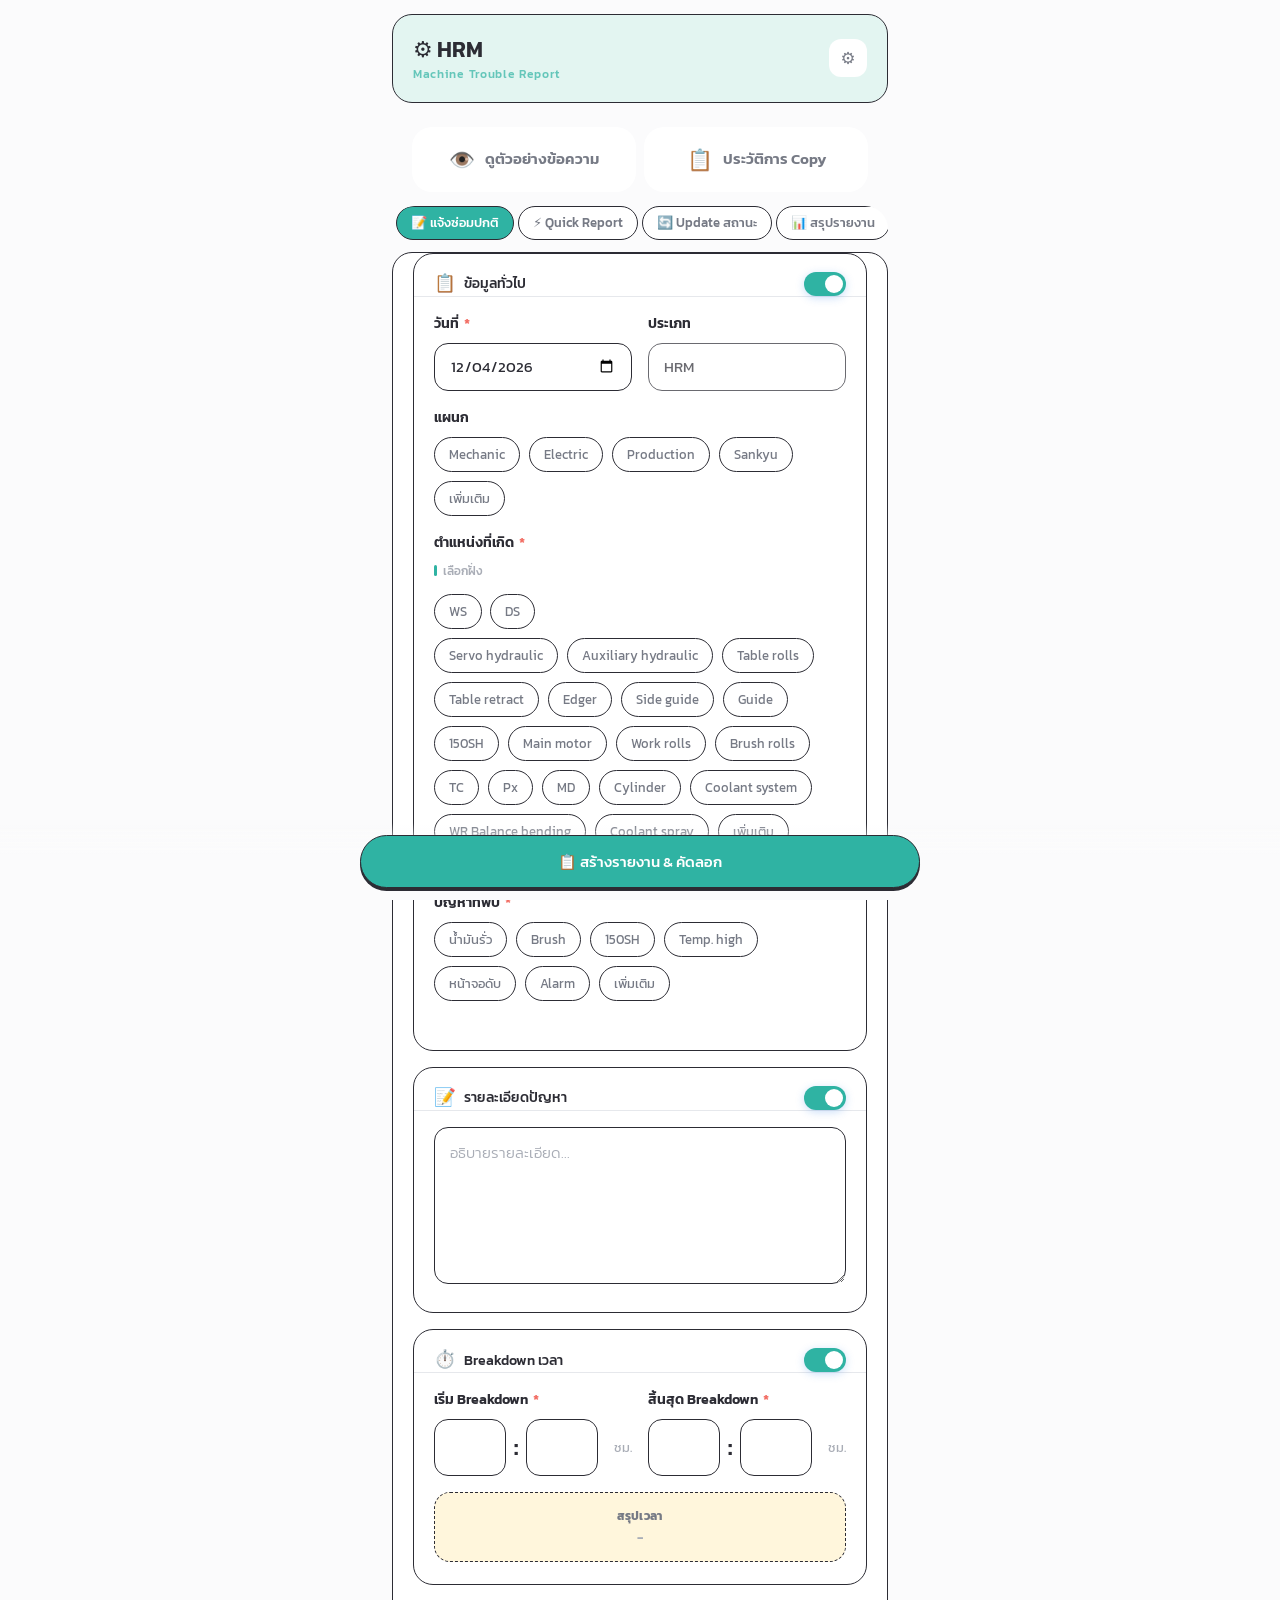
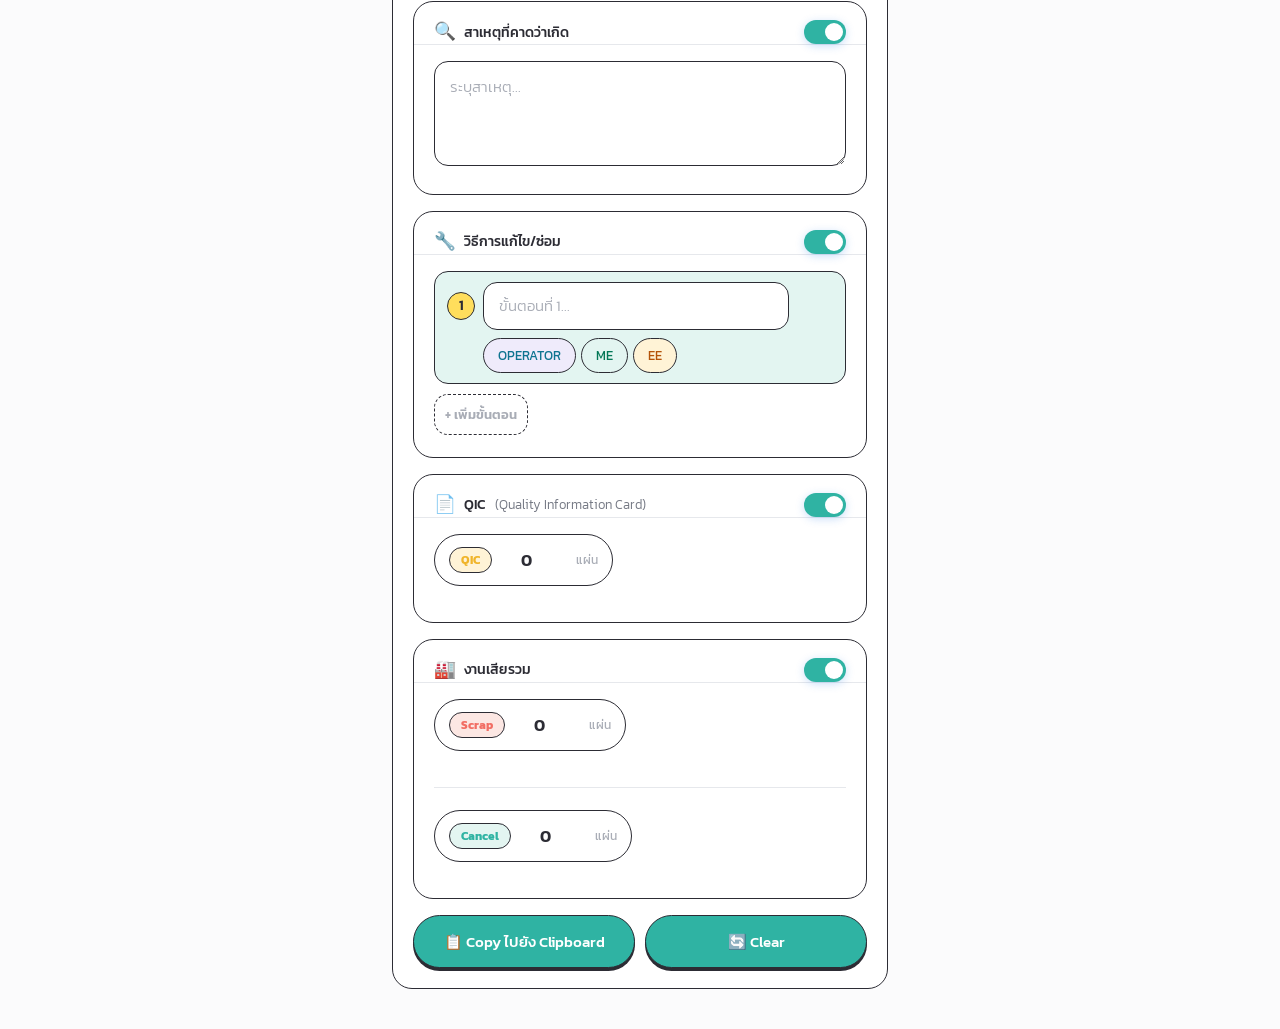
<file: report.html>
<!DOCTYPE html>
<html lang="th" data-uacj="report">
<head>
<meta charset="UTF-8">
<meta name="viewport" content="width=device-width, initial-scale=1.0, maximum-scale=1.0, user-scalable=no">
<title>HRM Machine Trouble Report</title>
<link rel="preconnect" href="https://fonts.googleapis.com">
<link rel="preconnect" href="https://fonts.gstatic.com" crossorigin>
<link href="https://fonts.googleapis.com/css2?family=Prompt:wght@300;400;500;600;700&family=JetBrains+Mono:wght@400;500&display=swap" rel="stylesheet">
<style>
:root{--bg:#f0f4fa;--surface:rgba(255,255,255,.68);--surface-solid:#fff;--raised:rgba(237,242,252,.75);--hover:rgba(227,237,252,.9);--border:rgba(185,208,238,.35);--border-l:rgba(155,188,228,.5);--text:#1a2744;--text2:#4a5e80;--muted:#8898b2;--accent:#2B7DE9;--accent-s:rgba(43,125,233,.08);--accent-b:rgba(43,125,233,.22);--blue:#2B7DE9;--blue-s:rgba(43,125,233,.08);--blue-b:rgba(43,125,233,.22);--red:#ef4444;--red-s:rgba(239,68,68,.06);--red-b:rgba(239,68,68,.18);--amber:#f59e0b;--amber-s:rgba(245,158,11,.06);--amber-b:rgba(245,158,11,.18);--green:#10b981;--green-s:rgba(16,185,129,.06);--green-b:rgba(16,185,129,.18);--cyan:#06b6d4;--cyan-s:rgba(6,182,212,.06);--cyan-b:rgba(6,182,212,.18);--r:18px;--rs:14px;--font:'Prompt',sans-serif;--mono:'JetBrains Mono',monospace;--shadow:0 2px 16px rgba(43,125,233,.06);--shadow-md:0 8px 32px rgba(43,125,233,.1)}
*,*::before,*::after{box-sizing:border-box;margin:0;padding:0}html{font-size:16px;-webkit-tap-highlight-color:transparent}
body{font-family:var(--font);background:var(--bg);color:var(--text);min-height:100dvh;-webkit-font-smoothing:antialiased;overflow-x:hidden}
.bg-anim{position:fixed;inset:0;z-index:-1;overflow:hidden;background:linear-gradient(135deg,#e8f0fc 0%,#f0f5ff 35%,#edf2ff 65%,#f5f0ff 100%)}
.orb{position:absolute;border-radius:50%;filter:blur(80px);will-change:transform;pointer-events:none}
.orb-1{width:520px;height:520px;background:rgba(43,125,233,.13);top:-12%;left:-10%;animation:f1 26s ease-in-out infinite}
.orb-2{width:420px;height:420px;background:rgba(99,160,255,.1);top:45%;right:-8%;animation:f2 32s ease-in-out infinite}
.orb-3{width:360px;height:360px;background:rgba(140,185,255,.09);bottom:-8%;left:28%;animation:f3 24s ease-in-out infinite}
.orb-4{width:300px;height:300px;background:rgba(43,125,233,.07);top:20%;left:55%;animation:f4 28s ease-in-out infinite}
@keyframes f1{0%,100%{transform:translate(0,0) scale(1)}33%{transform:translate(90px,70px) scale(1.08)}66%{transform:translate(45px,130px) scale(.95)}}
@keyframes f2{0%,100%{transform:translate(0,0) scale(1)}33%{transform:translate(-70px,-50px) scale(1.05)}66%{transform:translate(-35px,90px) scale(.92)}}
@keyframes f3{0%,100%{transform:translate(0,0) scale(1)}33%{transform:translate(60px,-55px) scale(1.1)}66%{transform:translate(-45px,-35px) scale(.96)}}
@keyframes f4{0%,100%{transform:translate(0,0) scale(1)}50%{transform:translate(-80px,60px) scale(1.06)}}
.app{max-width:560px;margin:0 auto;padding-bottom:100px;position:relative}
.header{padding:28px 20px 8px;display:flex;align-items:center;gap:8px}
.header h1{font-family:var(--mono);font-size:1.1rem;font-weight:600;letter-spacing:.02em;flex:1;line-height:1.4}
.header h1 span{color:var(--accent);font-size:.72rem;display:block;font-weight:500;letter-spacing:.06em;opacity:.7}
.btn-hdr{width:38px;height:38px;border-radius:12px;background:var(--surface);backdrop-filter:blur(16px);-webkit-backdrop-filter:blur(16px);border:1px solid rgba(255,255,255,.5);color:var(--text2);font-size:1.05rem;cursor:pointer;display:flex;align-items:center;justify-content:center;transition:all .2s cubic-bezier(.4,0,.2,1);flex-shrink:0;box-shadow:var(--shadow)}.btn-hdr:hover{background:var(--hover);color:var(--text);transform:translateY(-1px)}.btn-hdr:active{transform:scale(.92)}
.hdr-btns{display:flex;gap:8px;padding:8px 20px 14px}
.hdr-btn{flex:1;display:flex;align-items:center;justify-content:center;gap:10px;padding:16px 12px;background:var(--surface);backdrop-filter:blur(16px);-webkit-backdrop-filter:blur(16px);border:1px solid rgba(255,255,255,.5);border-radius:var(--r);cursor:pointer;color:var(--text2);font-family:var(--font);font-size:.92rem;font-weight:600;transition:all .3s cubic-bezier(.175,.885,.32,1.275);position:relative;user-select:none;box-shadow:var(--shadow)}.hdr-btn:hover{background:var(--hover);color:var(--text);transform:translateY(-2px);box-shadow:var(--shadow-md)}.hdr-btn:active{transform:scale(.93)}
.hdr-btn-icon{font-size:1.3rem}
.hdr-badge{position:absolute;top:8px;right:10px;min-width:18px;height:18px;border-radius:50%;background:var(--green);font-size:.55rem;color:#fff;display:flex;align-items:center;justify-content:center;font-weight:700;padding:0 5px;box-shadow:0 2px 8px rgba(16,185,129,.3)}
.tabs{display:flex;gap:6px;padding:0 20px 12px;overflow-x:auto;scrollbar-width:none}.tabs::-webkit-scrollbar{display:none}
.tab{flex-shrink:0;padding:8px 14px;border:1px solid var(--border);border-radius:999px;background:var(--surface);backdrop-filter:blur(12px);-webkit-backdrop-filter:blur(12px);color:var(--muted);font-family:var(--font);font-size:.8rem;font-weight:500;cursor:pointer;transition:all .3s cubic-bezier(.175,.885,.32,1.275);white-space:nowrap;box-shadow:var(--shadow)}.tab:hover{background:var(--hover);color:var(--text2);transform:translateY(-1px)}.tab:active{transform:scale(.92)}
.tab[data-tab="normal"].active{background:var(--blue-s);border-color:var(--blue-b);color:var(--blue);box-shadow:0 2px 12px rgba(43,125,233,.12)}.tab[data-tab="urgent"].active{background:var(--red-s);border-color:var(--red-b);color:var(--red)}.tab[data-tab="update"].active{background:var(--amber-s);border-color:var(--amber-b);color:var(--amber)}.tab[data-tab="summary"].active{background:var(--green-s);border-color:var(--green-b);color:var(--green)}

/* ===== BOTTOM SHEET ===== */
.bs-overlay{position:fixed;inset:0;z-index:400;background:rgba(15,23,42,0);backdrop-filter:blur(0px);-webkit-backdrop-filter:blur(0px);opacity:0;pointer-events:none;transition:background 350ms ease-out,backdrop-filter 350ms ease-out,opacity 350ms ease-out}
.bs-overlay.bs-show{background:rgba(15,23,42,.18);backdrop-filter:blur(20px) saturate(150%);-webkit-backdrop-filter:blur(20px) saturate(150%);opacity:1;pointer-events:auto}
.bs-sheet{position:fixed;bottom:0;left:50%;width:min(100%,560px);max-height:80vh;background:rgba(255,255,255,.92);backdrop-filter:blur(40px) saturate(200%);-webkit-backdrop-filter:blur(40px) saturate(200%);border-radius:28px 28px 0 0;padding:12px 24px calc(24px + env(safe-area-inset-bottom));z-index:401;box-shadow:0 -8px 60px rgba(43,125,233,.06),inset 0 1px 0 rgba(255,255,255,.7);overflow-y:auto;opacity:0;pointer-events:none;transform:translateX(-50%) translateY(100%)}
.bs-sheet.bs-show{pointer-events:auto;animation:bsSpring 420ms cubic-bezier(.15,.85,.25,1.05) forwards}
.bs-sheet.bs-dismiss{pointer-events:none;animation:bsDismiss 280ms cubic-bezier(.4,0,1,1) forwards}
@keyframes bsSpring{0%{opacity:0;transform:translateX(-50%) translateY(100%)}18%{opacity:1}52%{transform:translateX(-50%) translateY(-2.8%)}72%{transform:translateX(-50%) translateY(1.2%)}88%{transform:translateX(-50%) translateY(-.3%)}100%{opacity:1;transform:translateX(-50%) translateY(0)}}
@keyframes bsDismiss{0%{opacity:1;transform:translateX(-50%) translateY(0)}100%{opacity:0;transform:translateX(-50%) translateY(100%)}}
.bs-handle{width:40px;height:5px;background:rgba(0,0,0,.1);border-radius:3px;margin:4px auto 18px}
.bs-title{font-size:.82rem;font-weight:600;color:var(--muted);text-align:center;margin-bottom:16px;text-transform:uppercase;letter-spacing:.08em}
.bs-options{display:flex;flex-direction:column;gap:8px;padding-bottom:8px}
.bs-option{display:flex;align-items:center;justify-content:center;gap:10px;padding:18px 20px;background:rgba(243,244,246,.55);border:1.5px solid rgba(229,231,235,.5);border-radius:18px;font-family:var(--font);font-size:1rem;font-weight:600;color:var(--text);cursor:pointer;transition:all .22s cubic-bezier(.4,0,.2,1);opacity:0;transform:translateY(16px) scale(.96);animation:optIn 380ms cubic-bezier(.15,.85,.25,1.05) forwards;position:relative;overflow:hidden}
.bs-option:hover{background:var(--blue-s);border-color:var(--blue-b);color:var(--blue);transform:translateY(-2px);box-shadow:0 6px 20px rgba(43,125,233,.1)}
.bs-option:active{transform:scale(.94)!important;transition-duration:80ms}
.bs-option.bs-selected{background:var(--blue);border-color:var(--blue);color:#fff;box-shadow:0 6px 24px rgba(43,125,233,.28)}
.bs-option.bs-selected::after{content:'  ✓';font-size:.85rem;font-weight:700}
@keyframes optIn{0%{opacity:0;transform:translateY(18px) scale(.92)}60%{opacity:1;transform:translateY(-4px) scale(1.01)}80%{transform:translateY(2px) scale(.995)}100%{opacity:1;transform:translateY(0) scale(1)}}

.cascade-sel{display:flex;align-items:center;gap:10px;padding:10px 14px;background:var(--blue-s);border:1px solid var(--blue-b);border-radius:var(--rs);margin-bottom:12px;animation:selAppear .4s cubic-bezier(.15,.85,.25,1.05)}
@keyframes selAppear{0%{opacity:0;transform:translateY(-10px) scale(.95)}60%{transform:translateY(3px) scale(1.01)}100%{opacity:1;transform:translateY(0) scale(1)}}
.cascade-sel-tags{display:flex;align-items:center;gap:6px;flex:1;flex-wrap:wrap}
.cst-arrow{color:var(--blue);font-size:1rem;font-weight:300;opacity:.45}
.cst-chip{padding:5px 14px;background:var(--surface);border:1px solid var(--blue-b);border-radius:999px;font-family:var(--font);font-size:.78rem;font-weight:600;color:var(--blue);cursor:pointer;transition:all .22s cubic-bezier(.175,.885,.32,1.275)}.cst-chip:hover{background:var(--blue);color:#fff;transform:translateY(-1px)}.cst-chip:active{transform:scale(.92)}
.cst-clear{width:28px;height:28px;border-radius:50%;background:transparent;border:1px solid var(--border);color:var(--muted);font-size:.7rem;cursor:pointer;display:flex;align-items:center;justify-content:center;flex-shrink:0;transition:all .2s}.cst-clear:hover{background:var(--red-s);border-color:var(--red-b);color:var(--red)}

.sp{position:fixed;inset:0;z-index:300;pointer-events:none;opacity:0;transition:opacity .3s}.sp.open{pointer-events:auto;opacity:1}
.sp-bg{position:absolute;inset:0;background:rgba(43,125,233,.08);backdrop-filter:blur(6px);-webkit-backdrop-filter:blur(6px)}
.sp-body{position:absolute;top:0;right:0;bottom:0;width:380px;max-width:100%;background:var(--bg);border-left:1px solid var(--border);transform:translateX(100%);transition:transform .32s cubic-bezier(.32,.72,0,1);display:flex;flex-direction:column;box-shadow:-4px 0 30px rgba(43,125,233,.08)}.sp.open .sp-body{transform:translateX(0)}
.sp-hd{padding:18px 16px 14px;border-bottom:1px solid var(--border);display:flex;align-items:center;gap:10px;flex-shrink:0;background:var(--surface);backdrop-filter:blur(16px)}
.sp-hd h3{font-size:.95rem;font-weight:700;flex:1;display:flex;align-items:center;gap:8px}
.sp-badge{font-size:.56rem;font-weight:700;color:var(--green);background:var(--green-s);border:1px solid var(--green-b);padding:2px 7px;border-radius:4px;letter-spacing:.08em;animation:spulse 2s infinite}
@keyframes spulse{0%,100%{opacity:1}50%{opacity:.35}}
.sp-close{width:34px;height:34px;border-radius:10px;background:var(--raised);border:1px solid var(--border);color:var(--text2);font-size:1rem;cursor:pointer;display:flex;align-items:center;justify-content:center;flex-shrink:0;transition:all .2s}.sp-close:hover{background:var(--hover);transform:rotate(90deg)}
.sp-content{flex:1;overflow-y:auto;padding:16px}.sp-content::-webkit-scrollbar{width:3px}.sp-content::-webkit-scrollbar-thumb{background:var(--border-l);border-radius:2px}
.sp-ft{padding:12px 16px;border-top:1px solid var(--border);flex-shrink:0;background:var(--surface);backdrop-filter:blur(16px)}
.sp-empty{color:var(--muted);font-size:.78rem;font-style:italic;text-align:center;padding:40px 0}
.pv-msg{background:var(--surface);backdrop-filter:blur(16px);border:1px solid rgba(255,255,255,.5);border-radius:var(--rs);padding:14px 16px;box-shadow:var(--shadow)}
.pv-text{font-family:var(--font);font-size:.82rem;line-height:1.9;white-space:pre-wrap;word-break:break-word;color:var(--text)}
.btn-sp{width:100%;padding:12px;background:var(--accent);border:none;border-radius:var(--rs);color:#fff;font-family:var(--font);font-size:.88rem;font-weight:600;cursor:pointer;display:flex;align-items:center;justify-content:center;gap:6px;transition:all .3s cubic-bezier(.175,.885,.32,1.275);box-shadow:0 4px 16px rgba(43,125,233,.25)}.btn-sp:hover{filter:brightness(1.1);transform:translateY(-1px)}.btn-sp:active{transform:scale(.96)}.btn-sp.copied{background:var(--green);box-shadow:0 4px 16px rgba(16,185,129,.25)}

/* ===== EMOJI TOGGLE BAR ===== */
.emoji-bar{display:flex;align-items:center;justify-content:space-between;padding:10px 16px;background:var(--raised);border:1px solid var(--border);border-radius:var(--rs);margin-bottom:12px}
.emoji-bar-label{font-size:.78rem;font-weight:600;color:var(--text2);display:flex;align-items:center;gap:6px}
.emoji-bar-preview{font-size:.72rem;color:var(--muted);font-family:var(--mono)}

.hist-card{background:var(--surface);backdrop-filter:blur(16px);border:1px solid rgba(255,255,255,.5);border-radius:var(--rs);padding:12px;margin-bottom:10px;box-shadow:var(--shadow);transition:all .2s}.hist-card:hover{transform:translateY(-1px);box-shadow:var(--shadow-md)}
.hist-card-border-normal{border-left:3px solid var(--blue)}.hist-card-border-urgent{border-left:3px solid var(--red)}.hist-card-border-update{border-left:3px solid var(--amber)}.hist-card-border-summary{border-left:3px solid var(--green)}
.hist-hd{display:flex;align-items:center;gap:8px;margin-bottom:8px}.hist-badge{font-size:.6rem;font-weight:700;padding:2px 7px;border-radius:4px}
.badge-normal{color:var(--blue);background:var(--blue-s);border:1px solid var(--blue-b)}.badge-urgent{color:var(--red);background:var(--red-s);border:1px solid var(--red-b)}.badge-update{color:var(--amber);background:var(--amber-s);border:1px solid var(--amber-b)}.badge-summary{color:var(--green);background:var(--green-s);border:1px solid var(--green-b)}
.hist-time{font-size:.72rem;color:var(--muted);font-family:var(--mono)}
.hist-preview{font-size:.76rem;color:var(--text2);line-height:1.5;max-height:72px;overflow:hidden;white-space:pre-wrap;word-break:break-word;margin-bottom:10px;position:relative}.hist-preview::after{content:'';position:absolute;bottom:0;left:0;right:0;height:20px;background:linear-gradient(transparent,var(--surface))}
.hist-btns{display:flex;gap:6px}

.panel{display:none;padding:0 20px}.panel.active{display:block;animation:fadeIn .3s ease}
@keyframes fadeIn{from{opacity:0;transform:translateY(8px)}to{opacity:1;transform:translateY(0)}}
.card{background:var(--surface);backdrop-filter:blur(20px) saturate(180%);-webkit-backdrop-filter:blur(20px) saturate(180%);border:1px solid rgba(255,255,255,.55);border-radius:20px;margin-bottom:12px;animation:cardIn .4s ease backwards;transition:all .25s;box-shadow:0 4px 24px rgba(43,125,233,.06),inset 0 1px 0 rgba(255,255,255,.45)}
@keyframes cardIn{from{opacity:0;transform:translateY(14px)}to{opacity:1;transform:translateY(0)}}
.card.inactive{opacity:.35;transform:scale(.98)}
.card-head{display:flex;align-items:center;justify-content:space-between;padding:16px 16px 0;gap:8px}
.card-head-l{display:flex;align-items:center;gap:8px;min-width:0}
.card-icon{font-size:1.1rem;line-height:1;flex-shrink:0}
.card-title{font-size:.88rem;font-weight:600;white-space:nowrap}
.card-title-sub{font-size:.78rem;color:var(--text2);font-weight:400;margin-left:2px;white-space:nowrap}
.card-body{padding:14px 16px 16px}.card-body.collapsed{display:none}
.toggle{width:42px;height:24px;background:var(--border-l);border-radius:12px;position:relative;cursor:pointer;flex-shrink:0;transition:background .2s;box-shadow:inset 0 1px 3px rgba(0,0,0,.08)}.toggle.on{background:var(--accent);box-shadow:0 2px 8px rgba(43,125,233,.25)}.toggle::after{content:'';width:18px;height:18px;background:#fff;border-radius:50%;position:absolute;top:3px;left:3px;transition:transform .25s cubic-bezier(.4,0,.2,1);box-shadow:0 1px 4px rgba(0,0,0,.12)}.toggle.on::after{transform:translateX(18px)}
.toggle-sm{width:36px;height:20px;border-radius:10px}.toggle-sm::after{width:14px;height:14px}.toggle-sm.on::after{transform:translateX(16px)}.toggle-blue.on{background:var(--blue)}
.inp-date,.inp-time,.inp-text,.inp-num,.inp-area{width:100%;background:var(--raised);border:1px solid var(--border);border-radius:var(--rs);padding:11px 13px;color:var(--text);font-family:var(--mono);font-size:.92rem;outline:none;transition:all .25s}
.inp-date:focus,.inp-time:focus,.inp-text:focus,.inp-num:focus,.inp-area:focus{border-color:var(--blue);box-shadow:0 0 0 3px var(--blue-s),0 2px 12px rgba(43,125,233,.08)}
.inp-area{font-family:var(--font);resize:vertical;min-height:72px;font-size:.88rem;line-height:1.6}.inp-text{font-family:var(--font);font-size:.88rem}.inp-sm{padding:7px 10px;font-size:.8rem}
.chip-grid{display:flex;flex-wrap:wrap;gap:7px}
.chip{display:inline-flex;align-items:center;gap:4px;padding:8px 13px;border:1px solid var(--border);border-radius:999px;background:var(--surface);backdrop-filter:blur(8px);color:var(--text2);font-family:var(--font);font-size:.8rem;font-weight:400;cursor:pointer;transition:all .3s cubic-bezier(.175,.885,.32,1.275);user-select:none;box-shadow:var(--shadow)}
.chip:hover{background:var(--hover);border-color:var(--border-l);transform:translateY(-2px)}.chip:active{transform:scale(.88)!important}
.chip.chip-sel{background:var(--accent-s);border-color:var(--accent-b);color:var(--accent);font-weight:500;box-shadow:0 2px 8px rgba(43,125,233,.12);animation:chipPop .5s cubic-bezier(.175,.885,.32,1.275)}.chip.chip-sel::before{content:'✓ ';font-size:.68rem;font-weight:700}
.chip-sub{font-size:.76rem;padding:6px 11px;min-height:34px}.chip-sub.chip-sel{animation:chipPop .45s cubic-bezier(.175,.885,.32,1.275)}
.chip-custom{border-style:dashed;border-color:var(--muted);color:var(--muted)}.chip-custom.chip-sel{border-style:solid}
#panel-normal .chip.chip-sel{background:var(--blue-s);border-color:var(--blue-b);color:var(--blue)}
@keyframes chipPop{0%{transform:scale(1)}20%{transform:scale(.82)}50%{transform:scale(1.18)}70%{transform:scale(.95)}85%{transform:scale(1.04)}100%{transform:scale(1)}}
.sub-group{background:var(--raised);border:1px solid var(--border);border-radius:var(--rs);padding:10px 12px;margin-bottom:8px;animation:iosAppear .38s ease-out}
@keyframes iosAppear{from{opacity:0;transform:translateY(10px) scale(.97)}to{opacity:1;transform:translateY(0) scale(1)}}
.sub-label{font-size:.72rem;color:var(--muted);font-weight:500;margin-bottom:7px;display:flex;align-items:center;gap:6px}.sub-label::before{content:'';width:3px;height:11px;background:var(--accent);border-radius:2px}
.custom-area{margin-top:10px;display:flex;flex-direction:column;gap:8px;animation:iosAppear .35s ease-out}
.status-item{background:var(--raised);border:1px solid var(--border);border-radius:var(--rs);padding:10px 12px;margin-bottom:8px;animation:iosAppear .35s ease-out}
.status-item-hd{font-size:.78rem;font-weight:600;color:var(--accent);margin-bottom:7px;display:flex;align-items:center;gap:6px}.status-item-hd::before{content:'';width:3px;height:11px;background:var(--accent);border-radius:2px}
#panel-normal .status-item-hd{color:var(--blue)}#panel-normal .status-item-hd::before{background:var(--blue)}
.nr-grid{display:grid;grid-template-columns:1fr 1fr;gap:12px}.nr-grid .full{grid-column:1/-1}
.nr-group{display:flex;flex-direction:column;gap:6px}.nr-group label{font-size:.78rem;font-weight:600;color:var(--text2)}.nr-group .req{color:var(--red);margin-left:2px}
.nr-time-pair{display:flex;gap:2px;align-items:center}
.nr-time-pair input{width:52px;text-align:center;font-family:var(--mono);font-size:1.15rem;font-weight:600;padding:10px 4px;border:1px solid var(--border);border-radius:var(--rs);background:var(--raised);outline:none;transition:all .25s;color:var(--text)}.nr-time-pair input:focus{border-color:var(--blue);box-shadow:0 0 0 3px var(--blue-s),0 2px 12px rgba(43,125,233,.08);transform:scale(1.06)}
.nr-colon{font-size:1.4rem;font-weight:700;color:var(--muted);margin:0 2px;line-height:1}.nr-unit{font-size:.78rem;color:var(--muted);white-space:nowrap;margin-left:6px}
.nr-result{display:flex;flex-direction:column;align-items:center;justify-content:center;gap:2px;background:var(--blue-s);border:1px solid var(--blue-b);border-radius:var(--rs);padding:8px 16px;min-height:48px;text-align:center;backdrop-filter:blur(8px)}
.nr-result .r-label{font-size:.65rem;color:var(--blue);font-weight:700;text-transform:uppercase;letter-spacing:1px}.nr-result .r-value{font-family:var(--mono);font-size:1rem;font-weight:600;color:var(--blue)}.nr-result .r-empty{font-size:.85rem;color:var(--muted)}
.nr-steps{display:flex;flex-direction:column;gap:10px}
.nr-step{background:var(--raised);border:1px solid var(--border);border-radius:var(--rs);padding:10px 12px}
.nr-step-top{display:flex;gap:8px;align-items:center}
.nr-step-num{min-width:28px;height:28px;border-radius:50%;background:var(--blue-s);color:var(--blue);font-size:.75rem;font-weight:700;display:flex;align-items:center;justify-content:center;flex-shrink:0;border:1px solid var(--blue-b)}
.nr-step-top .inp-text{flex:1}
.btn-del{background:0;border:1px solid var(--border);color:var(--muted);cursor:pointer;font-size:.85rem;padding:4px 8px;border-radius:6px;transition:all .2s;flex-shrink:0}.btn-del:hover{color:var(--red);background:var(--red-s);border-color:var(--red-b)}
.nr-step-tags{display:flex;gap:5px;margin-top:8px;padding-left:36px;flex-wrap:wrap}
.nr-tag{padding:4px 12px;border-radius:999px;font-size:.72rem;font-weight:700;cursor:pointer;border:1.5px solid transparent;transition:all .3s cubic-bezier(.175,.885,.32,1.275);font-family:inherit}.nr-tag:hover{transform:translateY(-2px)}.nr-tag:active{transform:scale(.88)}
.nr-tag.t-op{background:var(--cyan-s);color:#0e7490;border-color:var(--cyan-b)}.nr-tag.t-op.nr-tag-on{background:var(--cyan);color:#fff;border-color:var(--cyan);animation:chipPop .45s cubic-bezier(.175,.885,.32,1.275)}
.nr-tag.t-me{background:var(--green-s);color:#047857;border-color:var(--green-b)}.nr-tag.t-me.nr-tag-on{background:var(--green);color:#fff;border-color:var(--green);animation:chipPop .45s cubic-bezier(.175,.885,.32,1.275)}
.nr-tag.t-ee{background:var(--amber-s);color:#b45309;border-color:var(--amber-b)}.nr-tag.t-ee.nr-tag-on{background:var(--amber);color:#fff;border-color:var(--amber);animation:chipPop .45s cubic-bezier(.175,.885,.32,1.275)}
.btn-add-step{display:flex;align-items:center;justify-content:center;gap:6px;padding:10px;border:1.5px dashed var(--border);background:var(--surface);color:var(--muted);border-radius:var(--rs);cursor:pointer;font-family:var(--font);font-size:.82rem;font-weight:600;transition:all .3s cubic-bezier(.175,.885,.32,1.275)}.btn-add-step:hover{border-color:var(--blue);color:var(--blue);background:var(--blue-s);transform:translateY(-2px)}.btn-add-step:active{transform:scale(.96)}
.nr-waste-hd{display:flex;align-items:center;gap:10px;margin-bottom:10px;flex-wrap:wrap}
.nr-waste-counter{display:flex;align-items:center;gap:8px;background:var(--raised);border:1px solid var(--border);border-radius:var(--rs);padding:6px 12px}
.nr-waste-counter .w-tag{font-size:.72rem;font-weight:700;padding:3px 10px;border-radius:6px}
.w-tag-scrap{background:var(--red-s);color:var(--red)}.w-tag-cancel{background:var(--blue-s);color:var(--blue)}.w-tag-qic{background:var(--amber-s);color:var(--amber);border:1px solid var(--amber-b)}
.nr-waste-counter input{border:none;background:0;padding:4px 0;text-align:center;font-family:var(--mono);font-size:1.1rem;font-weight:600;width:48px;color:var(--text);outline:none}.nr-waste-counter .w-lbl{font-size:.78rem;color:var(--muted)}
.nr-waste-rows{display:flex;flex-direction:column;gap:6px}
.nr-waste-row{display:grid;grid-template-columns:auto 1fr 1fr 1fr;gap:8px;align-items:center;background:var(--raised);border:1px solid var(--border);border-radius:var(--rs);padding:8px 10px}
.nr-waste-row .w-idx{min-width:24px;height:24px;border-radius:50%;font-size:.7rem;font-weight:700;display:flex;align-items:center;justify-content:center;background:var(--border);color:var(--muted)}
.nr-waste-row input{padding:8px 10px;font-size:.82rem;font-family:var(--mono);background:var(--surface);border:1px solid var(--border);border-radius:6px;color:var(--text);outline:none;transition:all .2s;min-width:0}.nr-waste-row input:focus{border-color:var(--blue);box-shadow:0 0 0 2px var(--blue-s)}
.nr-divider{height:1px;background:var(--border);margin:16px 0}
.cascade-wrap{display:flex;flex-direction:column;gap:10px}
.cascade-row{display:flex;gap:8px;flex-wrap:wrap;animation:iosAppear .35s ease-out}
.cascade-btn{padding:10px 22px;border:1.5px solid var(--border);border-radius:12px;background:var(--surface);backdrop-filter:blur(12px);font-family:var(--font);font-size:.82rem;font-weight:600;cursor:pointer;transition:all .3s cubic-bezier(.175,.885,.32,1.275);color:var(--text2);box-shadow:var(--shadow)}
.cascade-btn:hover{border-color:var(--blue-b);background:var(--blue-s);color:var(--blue);transform:translateY(-3px);box-shadow:0 6px 20px rgba(43,125,233,.12)}
.cascade-btn:active{transform:scale(.88)!important}
.cascade-btn.cascade-active{background:var(--blue);border-color:var(--blue);color:#fff;box-shadow:0 4px 20px rgba(43,125,233,.3);animation:chipPop .5s cubic-bezier(.175,.885,.32,1.275)}
.cascade-label{font-size:.72rem;color:var(--muted);font-weight:500;display:flex;align-items:center;gap:6px;margin-bottom:4px}.cascade-label::before{content:'';width:3px;height:11px;background:var(--blue);border-radius:2px}
.ref-strip{background:var(--surface);backdrop-filter:blur(16px);border:1px solid rgba(255,255,255,.5);border-radius:var(--r);padding:14px 16px;margin-bottom:12px;box-shadow:var(--shadow)}.ref-amber{border-left:3px solid var(--amber)}.ref-green{border-left:3px solid var(--green)}
.ref-title{font-size:.82rem;font-weight:600;margin-bottom:10px;display:flex;align-items:center;gap:6px}.ref-green .ref-title{color:var(--green)}.ref-amber .ref-title{color:var(--amber)}
.ref-grid{display:flex;flex-direction:column;gap:4px}.ref-row{display:flex;gap:8px;padding:4px 0;font-size:.76rem;align-items:baseline}.ref-row+.ref-row{border-top:1px solid var(--border);padding-top:7px}
.ref-lbl{color:var(--muted);font-weight:500;min-width:56px;flex-shrink:0;font-size:.72rem}.ref-val{color:var(--text2);word-break:break-word;line-height:1.4}.ref-empty{color:var(--muted);font-size:.78rem;font-style:italic;text-align:center;padding:8px 0}
.upt-time-row{display:flex;flex-direction:column;gap:8px;margin-top:10px;padding-top:10px;border-top:1px solid var(--border)}.upt-time-lbl{font-size:.78rem;color:var(--text2);font-weight:500}
.upt-time-box{background:var(--raised);border:1px solid var(--border);border-radius:var(--rs);padding:10px 12px;margin-top:4px}
.upt-time-line{display:flex;align-items:center;gap:8px;font-size:.78rem;margin-bottom:6px}.upt-time-line .lbl{color:var(--muted);font-weight:500;min-width:32px;font-size:.72rem}.upt-time-line .val{font-family:var(--mono);color:var(--text);font-size:.88rem}
.upt-end-row{display:flex;align-items:center;gap:10px;margin-top:6px}.upt-end-row .lbl{color:var(--muted);font-weight:500;min-width:32px;font-size:.72rem}
.upt-end-input{max-width:120px!important;font-size:1rem!important;text-align:center}
.upt-duration{margin-top:8px;font-size:.78rem;color:var(--green);font-weight:600;display:flex;align-items:center;gap:6px;padding:6px 10px;background:var(--green-s);border-radius:6px;animation:iosAppear .35s ease-out}
.overlay-panel{position:fixed;inset:0;z-index:500;transform:translateX(100%);transition:transform .32s cubic-bezier(.32,.72,0,1);display:flex;flex-direction:column;background:var(--bg)}.overlay-panel.open{transform:translateX(0)}
.ov-hd{padding:20px 20px 14px;display:flex;align-items:center;gap:12px;border-bottom:1px solid var(--border);flex-shrink:0;background:var(--surface);backdrop-filter:blur(16px)}.ov-hd h2{font-size:1.1rem;font-weight:700;flex:1}
.ov-close{width:38px;height:38px;border-radius:12px;background:var(--raised);border:1px solid var(--border);color:var(--text2);font-size:1.1rem;cursor:pointer;display:flex;align-items:center;justify-content:center;transition:all .2s;flex-shrink:0}.ov-close:hover{background:var(--hover);transform:rotate(90deg)}
.ov-body{flex:1;overflow-y:auto;padding:20px}
.admin-sec{margin-bottom:24px}.admin-sec-title{font-size:.92rem;font-weight:700;margin-bottom:12px;display:flex;align-items:center;gap:8px}
.clr-blue{color:var(--blue)}.clr-amber{color:var(--amber)}
.admin-item-card{background:var(--surface);backdrop-filter:blur(12px);border:1px solid rgba(255,255,255,.5);border-radius:var(--rs);padding:12px;margin-bottom:8px;box-shadow:var(--shadow)}
.eq-card{border-left:3px solid var(--blue);background:rgba(43,125,233,.02)}.pr-card{border-left:3px solid var(--amber);background:rgba(245,158,11,.02)}
.admin-item-name{display:flex;align-items:center;gap:8px;margin-bottom:8px}.admin-item-name .inp-text{flex:1}
.admin-sub-list{margin:0 0 8px 4px;padding-left:10px}.eq-subs{border-left:2px solid var(--blue)}.pr-subs{border-left:2px solid var(--amber)}
.admin-sub-row{display:flex;align-items:center;gap:8px;padding:4px 0;font-size:.8rem;color:var(--text2)}.admin-sub-row+.admin-sub-row{border-top:1px solid var(--border)}.admin-sub-row span{flex:1}
.btn-del-sm{background:0;border:0;color:var(--muted);cursor:pointer;font-size:.75rem;padding:4px;transition:.2s;border-radius:4px;flex-shrink:0}.btn-del-sm:hover{color:var(--red);background:var(--red-s)}
.admin-add-sub{display:flex;gap:6px;margin-top:4px}.admin-add-sub .inp-text{flex:1}
.btn-add,.btn-add-sm{padding:8px 14px;background:var(--green-s);border:1px solid var(--green-b);border-radius:var(--rs);color:var(--green);font-family:var(--font);font-size:.78rem;font-weight:600;cursor:pointer;transition:all .3s cubic-bezier(.175,.885,.32,1.275);white-space:nowrap}.btn-add:hover,.btn-add-sm:hover{background:rgba(16,185,129,.12);transform:translateY(-2px)}.btn-add:active,.btn-add-sm:active{transform:scale(.93)}
.btn-add-sm{padding:6px 10px;font-size:.75rem}
.admin-sync-card{background:var(--surface);backdrop-filter:blur(12px);border:1px solid rgba(255,255,255,.5);border-radius:var(--rs);padding:16px;box-shadow:var(--shadow)}
.admin-sync-btns{display:flex;flex-wrap:wrap;gap:8px;margin-bottom:12px}
.btn-sync{padding:10px 16px;border:1px solid var(--border);border-radius:var(--rs);background:var(--surface);color:var(--text2);font-family:var(--font);font-size:.8rem;font-weight:500;cursor:pointer;transition:all .2s;display:flex;align-items:center;gap:6px}.btn-sync:hover{background:var(--hover);border-color:var(--border-l);transform:translateY(-1px)}.btn-sync:active{transform:scale(.95)}.btn-sync.btn-warn{border-color:var(--red-b);color:var(--red)}.btn-sync.btn-warn:hover{background:var(--red-s)}
.admin-sync-info{font-size:.72rem;color:var(--muted);line-height:1.5;padding:8px 10px;background:var(--raised);border-radius:6px}
.action-bar{position:fixed;bottom:0;left:0;right:0;z-index:100;padding:12px 20px;padding-bottom:max(12px,env(safe-area-inset-bottom));background:linear-gradient(to top,var(--bg) 60%,transparent)}.action-bar-inner{max-width:560px;margin:0 auto}
.btn-gen{width:100%;padding:14px 20px;border:none;border-radius:var(--r);color:#fff;font-family:var(--font);font-size:.88rem;font-weight:600;cursor:pointer;display:flex;align-items:center;justify-content:center;gap:8px;transition:all .3s cubic-bezier(.175,.885,.32,1.275);backdrop-filter:blur(10px)}.btn-gen:active{transform:scale(.95)}
.btn-gen-primary{background:var(--blue);box-shadow:0 4px 20px rgba(43,125,233,.3)}.btn-gen-primary:hover{filter:brightness(1.1);transform:translateY(-1px)}
.btn-gen-red{background:var(--red);box-shadow:0 4px 20px rgba(239,68,68,.3)}.btn-gen-red:hover{filter:brightness(1.1);transform:translateY(-1px)}
.btn-gen-amber{background:var(--amber);box-shadow:0 4px 20px rgba(245,158,11,.3)}.btn-gen-amber:hover{filter:brightness(1.1);transform:translateY(-1px)}
.btn-gen-green{background:var(--green);box-shadow:0 4px 20px rgba(16,185,129,.3)}.btn-gen-green:hover{filter:brightness(1.1);transform:translateY(-1px)}
.btn-gen-glass{background:var(--surface);backdrop-filter:blur(16px);-webkit-backdrop-filter:blur(16px);border:1px solid var(--border);color:var(--text2);box-shadow:var(--shadow)}.btn-gen-glass:hover{background:var(--hover);color:var(--text);transform:translateY(-1px)}.btn-gen-glass:active{transform:scale(.95)}
.toast{position:fixed;top:20px;left:50%;transform:translateX(-50%) translateY(-20px);background:var(--surface);backdrop-filter:blur(16px);border:1px solid rgba(255,255,255,.5);border-radius:var(--rs);padding:11px 22px;font-size:.86rem;font-weight:500;color:var(--green);z-index:600;opacity:0;pointer-events:none;transition:.3s;box-shadow:var(--shadow-md)}.toast.show{opacity:1;transform:translateX(-50%) translateY(0)}.toast.warn{color:var(--red)}
.ripple{position:absolute;border-radius:50%;background:rgba(43,125,233,.15);transform:scale(0);animation:rippleAnim .6s ease-out;pointer-events:none}
@keyframes rippleAnim{to{transform:scale(4);opacity:0}}
::-webkit-scrollbar{width:3px}::-webkit-scrollbar-track{background:0}::-webkit-scrollbar-thumb{background:var(--border-l);border-radius:2px}
@media(max-width:480px){.nr-grid{grid-template-columns:1fr}.nr-time-pair input{width:46px;font-size:1rem;padding:8px 3px}.nr-waste-row{grid-template-columns:auto 1fr 1fr}.cascade-btn{flex:1;text-align:center}}
</style>
<!-- ===== UACJ THEME (generated by apply-theme.py — do not edit here) ===== -->
<link rel="preconnect" href="https://fonts.googleapis.com">
<link rel="preconnect" href="https://fonts.gstatic.com" crossorigin>
<link href="https://fonts.googleapis.com/css2?family=Kanit:wght@300;400;500;600;700&display=swap" rel="stylesheet">
<link rel="icon" type="image/png" href="[data-uri]">
<link rel="apple-touch-icon" href="[data-uri]">
<meta name="apple-mobile-web-app-capable" content="yes">
<meta name="apple-mobile-web-app-status-bar-style" content="default">
<meta name="mobile-web-app-capable" content="yes">
<meta name="theme-color" content="#005BAA">
<style id="uacj-theme">
/* ============================================================================
   UACJ THEME v2 "STICKER"  —  Shared visual layer
   REPORT / STOP / QIC / BACKUP
   ----------------------------------------------------------------------------
   แนวทาง: เส้นขอบดำบาง + สีพาสเทล + ไฮไลต์เหลือง + ปุ่มทรงแคปซูล
            ไม่มีเงาหนัก ไม่มี gradient ไม่มี glass

   ชั้นแต่งหน้าอย่างเดียว ไม่มี logic ไม่แตะ markup ของโมดูล
   แก้ไฟล์นี้ไฟล์เดียว → รัน  python3 apply-theme.py  → เปลี่ยนครบทั้ง 4 โมดูล
   โมดูลถูกแยกด้วย  <html data-uacj="report|stop|qic|backup">

   ธีมสีน้ำเงิน UACJ เดิมเก็บไว้ที่ uacj-theme-v1-blue.css
   ========================================================================== */

/* ---------------------------------------------------------------------------
   1. DESIGN TOKENS
   ------------------------------------------------------------------------ */
:root{
  --u-primary:#2FB3A3;          /* เขียวมิ้นต์ — ปุ่มหลัก แท็บที่เลือก */
  --u-primary-hover:#279487;
  --u-primary-deep:#1F8A7D;
  --u-secondary:#5AC8BC;
  --u-light:#E3F5F1;            /* พื้นอ่อนของสีหลัก */

  --u-yellow:#FFDE5C;           /* ไฮไลต์ เน้นคำสำคัญ */
  --u-yellow-deep:#F0C000;
  --u-pink:#F79489;
  --u-pink-tint:#FCE7E3;
  --u-lilac:#A99BE8;
  --u-lilac-tint:#EFEBFB;
  --u-cream:#FFF6DC;

  --u-bg:#FBFBFC;
  --u-white:#FFFFFF;
  --u-ink:#2C2C34;              /* สีเส้นขอบและตัวอักษร */
  --u-text:#2C2C34;
  --u-text-2:#767A85;
  --u-text-3:#A9ADB6;

  --u-success:#2FB3A3;
  --u-warning:#F0B429;
  --u-danger:#F26D63;

  --u-border:var(--u-ink);
  --u-border-card:var(--u-ink);
  --u-border-soft:#E6E8EC;
  --u-line:1.6px;

  --u-tint-primary:var(--u-light);
  --u-ring:rgba(47,179,163,.28);
  --u-tint-success:#E3F5F1;
  --u-tint-warning:#FFF3D6;
  --u-tint-danger:#FCE7E3;

  --u-s1:4px; --u-s2:8px; --u-s3:12px; --u-s4:16px; --u-s5:20px; --u-s6:24px; --u-s7:32px;

  --u-r-input:14px;
  --u-r-btn:999px;              /* ปุ่มหลักเป็นแคปซูล */
  --u-r-card:20px;
  --u-r-chip:999px;
  --u-h-control:48px;

  --u-shadow:none;
  --u-shadow-raise:0 4px 0 var(--u-ink);

  --u-font:'Kanit','IBM Plex Sans Thai','Prompt',system-ui,sans-serif;

  --u-accent:var(--u-primary);
  --u-accent-tint:var(--u-light);
}
/* สีประจำโมดูล — ใช้กับหัวเรื่อง ไอคอน และป้ายชื่อโมดูล */
html[data-uacj="report"]{ --u-accent:#2FB3A3; --u-accent-tint:#E3F5F1; }
html[data-uacj="stop"]  { --u-accent:#F26D63; --u-accent-tint:#FCE7E3; }
html[data-uacj="qic"]   { --u-accent:#F0B429; --u-accent-tint:#FFF3D6; }
html[data-uacj="backup"]{ --u-accent:#8B7BE0; --u-accent-tint:#EFEBFB; }

/* ---------------------------------------------------------------------------
   2. REMAP ตัวแปรเดิมของแต่ละโมดูล → tokens ชุดใหม่
   ------------------------------------------------------------------------ */
html[data-uacj="report"]{
  --bg:var(--u-bg); --surface:var(--u-white); --surface-solid:var(--u-white);
  --raised:var(--u-light); --hover:var(--u-light);
  --border:var(--u-ink); --border-l:var(--u-border-soft);
  --text:var(--u-text); --text2:var(--u-text-2); --muted:var(--u-text-3);
  --accent:var(--u-primary); --accent-s:var(--u-light); --accent-b:var(--u-ink);
  --blue:var(--u-primary);   --blue-s:var(--u-light);   --blue-b:var(--u-ink);
  --red:var(--u-danger);   --red-s:var(--u-tint-danger);   --red-b:var(--u-ink);
  --amber:var(--u-warning);--amber-s:var(--u-tint-warning);--amber-b:var(--u-ink);
  --green:var(--u-success);--green-s:var(--u-tint-success);--green-b:var(--u-ink);
  --cyan:var(--u-lilac);   --cyan-s:var(--u-lilac-tint);   --cyan-b:var(--u-ink);
  --r:var(--u-r-card); --rs:var(--u-r-input);
  --font:var(--u-font); --mono:var(--u-font);
  --shadow:none; --shadow-md:none;
}
html[data-uacj="stop"]{
  --bg:var(--u-bg); --surface:var(--u-white);
  --surface-alt:var(--u-white); --surface-highlight:var(--u-light);
  --accent:var(--u-primary); --accent-hover:var(--u-primary-deep);
  --accent-light:var(--u-light); --accent-glow:var(--u-ring);
  --green:var(--u-success);  --green-light:var(--u-tint-success);
  --cyan:var(--u-lilac);     --cyan-light:var(--u-lilac-tint);
  --danger:var(--u-danger);  --danger-light:var(--u-tint-danger);
  --text:var(--u-text); --text-2:var(--u-text-2); --text-3:var(--u-text-3);
  --border:var(--u-ink); --border-light:var(--u-border-soft);
  --shadow:transparent; --shadow-md:transparent;
  --radius:var(--u-r-card); --radius-sm:var(--u-r-input);
  --font-main:var(--u-font); --font-mono:var(--u-font);
}
html[data-uacj="qic"]{
  --bg:var(--u-bg); --surface:var(--u-white); --surface-alt:var(--u-white);
  --border:var(--u-ink); --border-light:var(--u-border-soft);
  --accent:var(--u-primary); --accent-bg:var(--u-light);
  --accent-hover:var(--u-primary-deep); --accent-ring:var(--u-ring);
  --red:var(--u-danger);   --red-bg:var(--u-tint-danger);
  --green:var(--u-success);--green-bg:var(--u-tint-success);
  --blue:var(--u-lilac);   --blue-bg:var(--u-lilac-tint);
  --text:var(--u-text); --text-sec:var(--u-text-2); --text-muted:var(--u-text-3);
  --shadow-sm:none; --shadow:none;
  --radius:var(--u-r-input); --radius-lg:var(--u-r-card);
}
html[data-uacj="backup"]{
  --white:var(--u-white); --off:var(--u-white);
  --gray:var(--u-border-soft); --gray-2:var(--u-ink);
  --text:var(--u-text); --text-sec:var(--u-text-2); --text-muted:var(--u-text-3);
  --blue:var(--u-primary); --cyan:var(--u-secondary); --violet:var(--u-accent);
  --danger:var(--u-danger); --danger-bg:var(--u-tint-danger);
  --cancel-accent:var(--u-accent); --cancel-bg:var(--u-lilac-tint);
  --success:var(--u-success);
  --shadow-sm:none; --shadow:none; --shadow-lg:none;
  --radius:var(--u-r-card); --radius-md:16px; --radius-sm:var(--u-r-input);
  --gradient:var(--u-primary);
}

/* ---------------------------------------------------------------------------
   3. TYPOGRAPHY
   ------------------------------------------------------------------------ */
body, button, input, select, textarea, optgroup,
h1, h2, h3, h4, h5, h6, p, label, small, strong, th, td{
  font-family:var(--u-font) !important;
}
body{
  background:var(--u-bg) !important;
  color:var(--u-text) !important;
  -webkit-font-smoothing:antialiased;
}
h1{ font-size:25px; font-weight:600; letter-spacing:-.2px; }
h2{ font-size:20px; font-weight:600; }
h3{ font-size:17px; font-weight:500; }
label, .field label, .form-group label, .f-label, .eg label{
  font-size:14px; font-weight:500; color:var(--u-text) !important;
}
small, .hint, .caption, .f-note, .card-sub, .card-title-sub{
  font-size:12.5px; font-weight:300; color:var(--u-text-2) !important;
}

.card-title, .sub-label, .f-label, .sec-title{
  color:var(--u-text) !important;
  font-weight:500 !important;
}
/* ปากกาไฮไลต์เหลืองใต้หัวข้อส่วน — ลายเซ็นของธีมนี้ */
.sec-label{
  color:var(--u-ink) !important;
  font-weight:500 !important;
  letter-spacing:.4px !important;
  font-size:13px !important;
  background-image:linear-gradient(var(--u-yellow),var(--u-yellow)) !important;
  background-repeat:no-repeat !important;
  background-size:100% 7px !important;
  background-position:0 86% !important;
  width:fit-content !important;          /* ให้ไฮไลต์พอดีกับข้อความ ไม่ลากยาวทั้งแถว */
}

/* แถบสรุประยะเวลาใน STOP — เดิมเป็น gradient ทอง */
.dur-bar{
  background:var(--u-yellow) !important;
  color:var(--u-ink) !important;
  box-shadow:none !important;
}
.dur-bar .dur-label{ opacity:.75 !important; }

/* ---------------------------------------------------------------------------
   4. ตัดของตกแต่งที่ไม่ได้ทำหน้าที่ (orb / noise / glow / glass)
   ------------------------------------------------------------------------ */
.bg-anim, .ambient, .orb{ display:none !important; }
html[data-uacj="stop"] body::before,
html[data-uacj="stop"] body::after{ display:none !important; content:none !important; }
.card::before, .type-btn::before, .hdr-icon::after, .sec-label::after,
.btn-primary::before, .card-ico::after{ display:none !important; }
*{ backdrop-filter:none !important; -webkit-backdrop-filter:none !important; }

/* ---------------------------------------------------------------------------
   5. CARD — ขาว ขอบดำบาง มุมมน ไม่มีเงา
   ------------------------------------------------------------------------ */
@keyframes uacjRise{
  from{ opacity:0; transform:translateY(12px); }
  to  { opacity:1; transform:none; }
}
@keyframes uacjPop{
  0%{ transform:scale(.92); } 60%{ transform:scale(1.05); } 100%{ transform:scale(1); }
}

.card, .pv, .panel, .preview-card, .hist-card, .h-item, .entry,
.qic-entry, .history-item, .modal-box, .bs-sheet, .sp-body{
  background:var(--u-white) !important;
  border:var(--u-line) solid var(--u-ink) !important;
  border-radius:var(--u-r-card) !important;
  box-shadow:none !important;
}
.card{
  margin-bottom:var(--u-s4) !important;
  animation:uacjRise .42s cubic-bezier(.22,1,.36,1) both !important;
}
.card:hover{ transform:none !important; }
.entry, .qic-entry, .h-item, .history-item{ border-radius:16px !important; }
/* การ์ดซ้อนในการ์ด ใช้พื้นพาสเทลแทน เพื่อไม่ให้ขอบดำซ้อนกันจนลายตา */
.card .entry, .card .qic-entry, .card .sub-sec{
  background:var(--u-accent-tint) !important;
  border-color:var(--u-ink) !important;
}

/* ---------------------------------------------------------------------------
   6. BUTTON — แคปซูล ขอบดำ มีเงาทึบ กดแล้วยุบลง
   ------------------------------------------------------------------------ */
button{ font-family:var(--u-font) !important; letter-spacing:0 !important; }
.btn, .btn-primary, .btn-secondary, .btn-gen, .btn-sp,
.modal-btn, .add-btn, .suggest-btn, .btn-add, .btn-load, .btn-clr, .h-clear{
  font-family:var(--u-font) !important;
  font-size:15px !important;
  font-weight:500 !important;
  border-radius:var(--u-r-btn) !important;
  letter-spacing:0 !important;
  transition:transform .12s ease, background .16s ease, box-shadow .12s ease !important;
}
.btn, .btn-primary, .btn-gen, .btn-sp, .modal-btn{
  min-height:var(--u-h-control) !important;
  background:var(--u-primary) !important;
  color:var(--u-white) !important;
  border:var(--u-line) solid var(--u-ink) !important;
  box-shadow:0 3px 0 var(--u-ink) !important;
  transform:none !important;
}
.btn:hover, .btn-primary:hover, .btn-gen:hover, .btn-sp:hover, .modal-btn:hover{
  background:var(--u-primary-deep) !important;
  transform:none !important;
  box-shadow:0 3px 0 var(--u-ink) !important;
}
.btn:active, .btn-primary:active, .btn-gen:active, .btn-sp:active, .modal-btn:active{
  transform:translateY(3px) !important;
  box-shadow:0 0 0 var(--u-ink) !important;
}
.btn.done, .btn-primary.done{
  background:var(--u-yellow) !important;
  color:var(--u-ink) !important;
  animation:uacjPop .3s ease !important;
}
.btn-secondary, .btn-add, .btn-load, .add-btn, .suggest-btn, .h-copy-btn{
  background:var(--u-white) !important;
  color:var(--u-ink) !important;
  border:var(--u-line) dashed var(--u-ink) !important;
  box-shadow:none !important;
  min-height:42px !important;
}
.btn-secondary:hover, .btn-add:hover, .btn-load:hover, .add-btn:hover, .suggest-btn:hover{
  background:var(--u-light) !important;
  border-style:solid !important;
  transform:none !important;
}
.btn.btn-ghost, .btn.btn-secondary, .btn.btn-load{
  background:var(--u-white) !important;
  color:var(--u-text-2) !important;
  border:var(--u-line) dashed var(--u-ink) !important;
  box-shadow:none !important;
}
.btn.btn-ghost:active{ transform:translateY(2px) !important; }
.btn.btn-ghost:hover{
  background:var(--u-tint-danger) !important;
  color:var(--u-danger) !important;
  border-style:solid !important;
}
.btn-sm{ min-height:42px !important; font-size:14px !important; }
.btn-rm, .btn-del, .btn-del-h, .btn-clr, .h-clear, .h-del, .entry-x, .cst-clear{
  color:var(--u-danger) !important;
  background:var(--u-white) !important;
  border:1.4px solid var(--u-ink) !important;
  border-radius:999px !important;
  box-shadow:none !important;
}
.btn-rm:hover, .btn-del:hover, .btn-del-h:hover, .btn-clr:hover, .h-clear:hover,
.h-del:hover, .entry-x:hover{
  background:var(--u-tint-danger) !important;
  color:var(--u-danger) !important;
}
button:disabled, .btn:disabled{
  background:var(--u-border-soft) !important;
  border-color:var(--u-text-3) !important;
  color:var(--u-text-3) !important;
  box-shadow:none !important;
  cursor:not-allowed !important;
}

/* ---------------------------------------------------------------------------
   7. INPUT — ขาว ขอบดำบาง โฟกัสแล้วมีวงเขียว
   ------------------------------------------------------------------------ */
input[type="text"], input[type="date"], input[type="time"], input[type="number"],
input[type="tel"], select, textarea,
.inp-date, .inp-time, .inp-text, .inp-num, .inp-area, .f-input, .f-textarea{
  font-family:var(--u-font) !important;
  font-size:15px !important;
  font-weight:400 !important;
  letter-spacing:0 !important;
  color:var(--u-text) !important;
  background:var(--u-white) !important;
  border:var(--u-line) solid var(--u-ink) !important;
  border-radius:var(--u-r-input) !important;
  box-shadow:none !important;
  transition:box-shadow .16s ease !important;
}
input[type="text"], input[type="date"], input[type="time"], input[type="number"],
input[type="tel"], select{
  min-height:var(--u-h-control) !important;
  padding:10px 15px !important;
}
textarea, .inp-area, .f-textarea{ padding:12px 15px !important; line-height:1.75 !important; }
input:focus, select:focus, textarea:focus,
.inp-date:focus, .inp-time:focus, .inp-text:focus, .inp-num:focus, .inp-area:focus,
.f-input:focus, .f-textarea:focus{
  border-color:var(--u-ink) !important;
  box-shadow:0 0 0 4px var(--u-ring) !important;
  background:var(--u-white) !important;
  outline:none !important;
}
::placeholder{ color:var(--u-text-3) !important; font-weight:300 !important; }
input.invalid{ border-color:var(--u-danger) !important; box-shadow:0 0 0 4px rgba(242,109,99,.22) !important; }
input.valid  { box-shadow:0 0 0 4px var(--u-ring) !important; }
.summary-num, .nr-result, .dur-val, .qi-text{ font-weight:600 !important; color:var(--u-ink) !important; }

/* ---------------------------------------------------------------------------
   8. CHIP / TOGGLE — แคปซูล เลือกแล้วเด้ง
   ------------------------------------------------------------------------ */
.chip, .nr-tag, .cascade-btn, .type-btn, .chip-pos, .bs-option{
  font-family:var(--u-font) !important;
  font-size:13px !important;
  font-weight:400 !important;
  border-radius:999px !important;
  padding:7px 14px !important;
  box-shadow:none !important;
  transition:transform .14s ease, background .16s ease !important;
}
.chip, .chip-pos{
  background:var(--u-white) !important;
  color:var(--u-text-2) !important;
  border:1.4px solid var(--u-ink) !important;
}
.chip:active, .nr-tag:active, .cascade-btn:active{ transform:scale(.95) !important; }
.chip.active, .chip.chip-sel, .chip-pos.active, .bs-option.bs-selected,
.cascade-btn.cascade-active{
  background:var(--u-primary) !important;
  border-color:var(--u-ink) !important;
  color:var(--u-white) !important;
  font-weight:500 !important;
  box-shadow:none !important;
  animation:uacjPop .28s ease !important;
}
.toggle-track, .toggle::after, .sw, .switch{ box-shadow:none !important; }
.toggle-track, .switch, .sw{ border:1.4px solid var(--u-ink) !important; }
.toggle-wrap input:checked + .toggle-track,
.toggle input:checked + .toggle-track{ background:var(--u-primary) !important; }

/* ---------------------------------------------------------------------------
   9. HEADER — การ์ดพาสเทลขอบดำ สีตามโมดูล
   ------------------------------------------------------------------------ */
.header, .hdr, .hero{
  opacity:1 !important;
  background:var(--u-accent-tint) !important;
  border:var(--u-line) solid var(--u-ink) !important;
  border-radius:var(--u-r-card) !important;
  box-shadow:none !important;
  text-align:left !important;
  padding:var(--u-s5) !important;
  margin-bottom:var(--u-s4) !important;
  animation:uacjRise .45s cubic-bezier(.22,1,.36,1) both !important;
}
.hero h1{ background:none !important; -webkit-text-fill-color:var(--u-ink) !important; }
.header h1, .hdr h1, .hero h1{
  font-size:22px !important; font-weight:600 !important;
  color:var(--u-ink) !important; margin:0 !important; letter-spacing:-.2px !important;
}
.header p, .hdr p, .hero p{
  font-size:13px !important; font-weight:300 !important;
  color:var(--u-text-2) !important; margin:4px 0 0 !important;
}
.hdr-icon, .header-badge{
  width:48px !important; height:48px !important; min-width:48px !important;
  background:var(--u-white) !important;
  border:var(--u-line) solid var(--u-ink) !important;
  border-radius:16px !important;
  font-size:22px !important;
  box-shadow:0 3px 0 var(--u-ink) !important;
  transform:none !important;
  margin:0 0 var(--u-s3) !important;
  display:inline-flex !important; align-items:center !important; justify-content:center !important;
}
.hdr-icon:hover{ transform:none !important; }
.sticky-top{ background:var(--u-bg) !important; box-shadow:none !important; border:0 !important; }
.hero-badge{
  background:var(--u-white) !important;
  border:1.4px solid var(--u-ink) !important;
  color:var(--u-ink) !important;
  font-size:12px !important; font-weight:500 !important;
  border-radius:999px !important; padding:4px 12px !important;
  margin-bottom:var(--u-s3) !important;
}

/* ---------------------------------------------------------------------------
   10. TAB
   ------------------------------------------------------------------------ */
.tabs, .page-tabs, .tab-bar{
  background:var(--u-white) !important;
  border:var(--u-line) solid var(--u-ink) !important;
  border-radius:999px !important;
  padding:var(--u-s1) !important;
  box-shadow:none !important;
  gap:var(--u-s1) !important;
  animation:none !important;
}
.tab, .tab-btn, .page-tab{
  font-family:var(--u-font) !important;
  font-size:13.5px !important;
  font-weight:500 !important;
  color:var(--u-text-2) !important;
  background:transparent !important;
  border:0 !important;
  border-radius:999px !important;
  min-height:38px !important;
  padding:8px 12px !important;
  box-shadow:none !important;
  transition:background .18s ease, color .18s ease !important;
}
.tab.active, .tab-btn.active, .page-tab.active,
.tab[data-tab="normal"].active{
  background:var(--u-primary) !important;
  color:var(--u-white) !important;
  box-shadow:none !important;
}
.tab-btn:not(.active):hover, .page-tab:hover:not(.active), .tab:not(.active):hover{
  background:var(--u-light) !important;
  color:var(--u-ink) !important;
}
/* REPORT ใช้แถบแท็บแบบเลื่อนแนวนอน — คงโครงเดิม */
html[data-uacj="report"] .tabs{
  background:transparent !important; border:0 !important;
  padding:0 var(--u-s1) var(--u-s3) !important;
}
html[data-uacj="report"] .tab{
  background:var(--u-white) !important;
  border:1.4px solid var(--u-ink) !important;
  min-height:34px !important; padding:6px 14px !important; font-size:13px !important;
}
html[data-uacj="report"] .tab.active,
html[data-uacj="report"] .tab[data-tab="normal"].active{
  background:var(--u-primary) !important; color:var(--u-white) !important;
}

/* ---------------------------------------------------------------------------
   11. STATUS / BADGE
   ------------------------------------------------------------------------ */
.badge-normal, .pv-tag, .preview-badge, .tab-badge, .badge-c, .hdr-badge,
.entry-tag, .hero-dot, .sp-badge{
  font-family:var(--u-font) !important;
  font-size:12px !important; font-weight:500 !important;
  border-radius:999px !important; letter-spacing:0 !important; box-shadow:none !important;
}
.pv-tag, .preview-badge, .sp-badge{
  background:var(--u-yellow) !important;
  color:var(--u-ink) !important;
  border:1.4px solid var(--u-ink) !important;
  padding:3px 11px !important;
}
.badge-c, .tab-badge, .hdr-badge{
  background:var(--u-pink) !important; color:var(--u-white) !important;
  border:1.4px solid var(--u-ink) !important;
}
.time-dot.on, .hero-dot{ background:var(--u-primary) !important; box-shadow:none !important; animation:none !important; }
.qic-entry-head .h-title, .entry-top .entry-tag{ font-size:14px !important; }
.step-num, .nr-step-num{
  min-width:28px !important; height:28px !important; font-size:13px !important;
  background:var(--u-yellow) !important;
  color:var(--u-ink) !important;
  border:1.4px solid var(--u-ink) !important;
  border-radius:999px !important;
  font-weight:600 !important; box-shadow:none !important;
}

/* ---------------------------------------------------------------------------
   12. PREVIEW — กล่องข้อความที่จะ copy เข้า Line
   ------------------------------------------------------------------------ */
.pv-msg, .pv-text, .preview-box, .p-code, .h-pre, .hist-preview, .history-preview{
  font-family:var(--u-font) !important;
  font-size:14.5px !important; font-weight:400 !important;
  line-height:1.9 !important;
  color:var(--u-ink) !important;
  background:var(--u-cream) !important;
  border:1.4px dashed var(--u-ink) !important;
  border-radius:16px !important;
  white-space:pre-wrap !important;
}
.pv-head, .preview-header, .card-header, .card-head, .hist-hd, .h-row{
  background:transparent !important;
  border-bottom:1.4px solid var(--u-border-soft) !important;
}

/* ---------------------------------------------------------------------------
   13. TABLE
   ------------------------------------------------------------------------ */
table{ width:100%; border-collapse:separate; border-spacing:0; font-size:14px;
  border:var(--u-line) solid var(--u-ink); border-radius:16px; overflow:hidden; }
th{
  background:var(--u-light) !important; color:var(--u-ink) !important;
  font-weight:500 !important; text-align:left;
  padding:11px 14px !important; border-bottom:1.4px solid var(--u-ink) !important;
}
td{
  background:var(--u-white) !important; padding:11px 14px !important;
  border-bottom:1px solid var(--u-border-soft) !important;
}
tbody tr:hover td{ background:var(--u-light) !important; }

/* ---------------------------------------------------------------------------
   14. TOAST / MODAL
   ------------------------------------------------------------------------ */
.toast{
  font-family:var(--u-font) !important;
  font-size:14px !important; font-weight:500 !important;
  background:var(--u-ink) !important; color:var(--u-white) !important;
  border:0 !important; border-radius:999px !important;
  box-shadow:0 4px 0 rgba(44,44,52,.25) !important;
  padding:13px 24px !important;
}
.modal-overlay, .bs-overlay, .sp-bg{ background:rgba(44,44,52,.42) !important; }
.modal-icon{ box-shadow:none !important; }

/* ---------------------------------------------------------------------------
   15. LAYOUT
   ------------------------------------------------------------------------ */
.app, .main{
  max-width:520px !important; margin:0 auto !important;
  padding:14px 12px 40px !important;      /* บีบขอบนอก เพื่อให้การ์ดข้างในกว้างขึ้น */
}
.foot, .h-footer{ color:var(--u-text-3) !important; font-size:12px !important; animation:none !important; }
.tab-panel.active, .sec.active, .panel{ animation:none !important; }

@media (prefers-reduced-motion:reduce){
  *,*::before,*::after{ animation-duration:.001s !important; transition-duration:.001s !important; }
}


/* ===========================================================================
   16. PADDING ของการ์ด — แยกตามโครงเดิมของแต่ละโมดูล
   ---------------------------------------------------------------------------
   report กับ qic ใส่ padding ไว้ที่ .card-body/.card-head อยู่แล้ว
   ถ้าไปใส่ที่ .card อีกชั้นจะกลายเป็น padding ซ้อนกัน ทำให้เนื้อหาถูกบีบ
   ========================================================================= */
html[data-uacj="stop"]   .card{ padding:20px 18px !important; }
html[data-uacj="backup"] .card{ padding:22px 20px !important; }

html[data-uacj="report"] .card{ padding:0 !important; }
html[data-uacj="report"] .card-head{ padding:18px 20px 0 !important; gap:10px !important; }
html[data-uacj="report"] .card-body{ padding:16px 20px 22px !important; }

html[data-uacj="qic"] .card{ padding:0 !important; }
html[data-uacj="qic"] .card-header{ padding:18px 20px !important; }
/* เว้น padding บน-ล่างไว้ให้โมดูลจัดการเอง ไม่งั้นตอนพับการ์ดจะเหลือช่องว่างค้าง */
html[data-uacj="qic"] .card-body{ padding-left:20px !important; padding-right:20px !important; }

/* ===========================================================================
   17. REPORT — ป๊อปอัปเลือกค่า ย้ายมากลางจอ
   ---------------------------------------------------------------------------
   เดิมเป็น bottom sheet ติดขอบล่าง พอรันในแอปรวมจะโดนแถบเมนูล่างทับ
   จนกดตัวเลือกล่างสุดไม่ได้ จึงเปลี่ยนเป็นกล่องกลางจอ
   ========================================================================= */
@keyframes uacjSheetIn{
  from{ opacity:0; transform:translate(-50%,-46%) scale(.94); }
  to  { opacity:1; transform:translate(-50%,-50%) scale(1); }
}
@keyframes uacjSheetOut{
  from{ opacity:1; transform:translate(-50%,-50%) scale(1); }
  to  { opacity:0; transform:translate(-50%,-48%) scale(.96); }
}
html[data-uacj="report"] .bs-sheet{
  top:50% !important; bottom:auto !important; left:50% !important;
  width:min(92vw,410px) !important;
  max-height:76vh !important;
  padding:24px 20px !important;
  background:var(--u-white) !important;
  border:var(--u-line) solid var(--u-ink) !important;
  border-radius:24px !important;
  box-shadow:0 5px 0 var(--u-ink) !important;
  transform:translate(-50%,-50%) scale(.94) !important;
}
html[data-uacj="report"] .bs-sheet.bs-show{
  animation:uacjSheetIn .26s cubic-bezier(.22,1,.36,1) forwards !important;
}
html[data-uacj="report"] .bs-sheet.bs-dismiss{
  animation:uacjSheetOut .18s ease forwards !important;
}
html[data-uacj="report"] .bs-handle{ display:none !important; }
html[data-uacj="report"] .bs-title{
  font-size:15px !important; font-weight:600 !important;
  color:var(--u-ink) !important;
  text-transform:none !important; letter-spacing:0 !important;
  margin-bottom:18px !important;
}
html[data-uacj="report"] .bs-options{ gap:10px !important; padding-bottom:0 !important; }
html[data-uacj="report"] .bs-option{
  min-height:54px !important;
  padding:15px 18px !important;
  font-size:15px !important;
  border-radius:999px !important;
  border:1.4px solid var(--u-ink) !important;
  background:var(--u-white) !important;
  color:var(--u-ink) !important;
  box-shadow:none !important;
}
html[data-uacj="report"] .bs-option:hover{
  background:var(--u-light) !important; transform:none !important; box-shadow:none !important;
}
html[data-uacj="report"] .bs-option.bs-selected{
  background:var(--u-primary) !important; border-color:var(--u-ink) !important;
  color:var(--u-white) !important; box-shadow:none !important;
}

/* ===========================================================================
   18. REPORT — ช่องกรอกงานเสีย (Scrap / Cancel / QIC)
   ---------------------------------------------------------------------------
   เดิมเรียง Alloy / Lot / รายละเอียด ไว้ในบรรทัดเดียว บนมือถือจะแคบจนพิมพ์ไม่ได้
   เปลี่ยนเป็นเรียงลงมาทีละช่อง และขยายความสูงให้นิ้วกดได้
   ========================================================================= */
html[data-uacj="report"] .nr-waste-row{
  grid-template-columns:1fr !important;
  gap:10px !important;
  padding:14px !important;
  border-radius:16px !important;
  background:var(--u-white) !important;
  border:1.4px solid var(--u-ink) !important;
}
html[data-uacj="report"] .nr-waste-rows{ gap:10px !important; }
html[data-uacj="report"] .nr-waste-row .w-idx{
  justify-self:start !important;
  min-width:28px !important; height:28px !important;
  background:var(--u-yellow) !important;
  color:var(--u-ink) !important;
  border:1.4px solid var(--u-ink) !important;
  font-size:12px !important;
}
html[data-uacj="report"] .nr-waste-row input,
html[data-uacj="report"] .status-item input{
  width:100% !important;
  min-height:46px !important;
  font-size:15px !important;
  font-family:var(--u-font) !important;
  padding:11px 14px !important;
  border-radius:12px !important;
  border:1.4px solid var(--u-ink) !important;
  background:var(--u-white) !important;
}
/* กล่อง QIC สร้างด้วย inline style จาก JS — ต้องใช้ !important ถึงจะทับได้ */
html[data-uacj="report"] .status-item{
  padding:14px !important;
  border-radius:16px !important;
  margin-bottom:10px !important;
  background:var(--u-white) !important;
  border:1.4px solid var(--u-ink) !important;
}
html[data-uacj="report"] .status-item > div[style*="grid"]{
  grid-template-columns:1fr !important;
  gap:12px !important;
}
html[data-uacj="report"] .status-item label{
  font-size:12.5px !important; color:var(--u-text-2) !important; margin-bottom:2px !important;
}
/* ช่องนับจำนวนแผ่น */
html[data-uacj="report"] .nr-waste-counter{
  padding:8px 14px !important;
  border:1.4px solid var(--u-ink) !important;
  border-radius:999px !important;
  background:var(--u-white) !important;
  gap:10px !important;
}
html[data-uacj="report"] .nr-waste-counter input{
  width:64px !important; min-height:34px !important;
  font-family:var(--u-font) !important; font-size:17px !important; font-weight:600 !important;
  border:0 !important; background:transparent !important; padding:2px 0 !important;
}
html[data-uacj="report"] .nr-waste-hd{ gap:12px !important; margin-bottom:14px !important; }
html[data-uacj="report"] .w-tag{
  border:1.4px solid var(--u-ink) !important; border-radius:999px !important;
  font-size:12px !important; padding:3px 11px !important;
}
html[data-uacj="report"] .nr-divider{
  background:var(--u-border-soft) !important; margin:22px 0 !important;
}
html[data-uacj="report"] .chip-grid{ gap:9px !important; }

/* ===========================================================================
   19. ไอคอนหัวเรื่องประจำโมดูล — สลับเป็นชุดเดียวกับหน้า Home
   ---------------------------------------------------------------------------
   ทำด้วย CSS ล้วน (ซ่อนอีโมจิเดิมด้วย font-size:0 แล้ววาดตัวใหม่ด้วย ::before)
   ไฟล์ต้นฉบับจึงไม่ถูกแก้แม้แต่ตัวอักษรเดียว
   ========================================================================= */
html[data-uacj="stop"] .hdr-icon,
html[data-uacj="qic"]  .header-badge{ font-size:0 !important; }
html[data-uacj="stop"] .hdr-icon::before{ content:'🚦'; font-size:24px; line-height:1; }
html[data-uacj="qic"]  .header-badge::before{ content:'🌟'; font-size:24px; line-height:1; }

/* BACKUP ไม่มีไอคอนหัวเรื่องเดิม — เติมให้เข้าชุดกัน */
html[data-uacj="backup"] .hero h1::before{ content:'📦 '; }

/* ปุ่มลอย + ในโมดูล ไม่ให้ทับปุ่มลบของแถบเลือกตำแหน่ง */
html[data-uacj="report"] .cst-clear{ margin-right:56px !important; }

/* ===========================================================================
   20. REPORT — ช่องกรอกเวลา Breakdown
   ---------------------------------------------------------------------------
   เดิมกว้าง 46px ต่อช่อง เล็กเกินไปบนมือถือ และ placeholder "00"
   ทำให้ดูเหมือนมีค่าอยู่แล้ว จึงทำให้เต็มความกว้างและซ่อน placeholder
   (ค่าเริ่มต้นของช่องว่างอยู่แล้ว ไม่ได้แก้ค่าหรือ logic ใด ๆ)
   ========================================================================= */
html[data-uacj="report"] .nr-time-pair{ gap:8px !important; }
html[data-uacj="report"] .nr-time-pair input{
  flex:1 1 0 !important;
  width:auto !important; max-width:none !important; min-width:0 !important;
  min-height:54px !important;
  font-family:var(--u-font) !important;
  font-size:21px !important; font-weight:600 !important; letter-spacing:2px !important;
  text-align:center !important;
  padding:12px 8px !important;
  border:1.4px solid var(--u-ink) !important;
  border-radius:14px !important;
  background:var(--u-white) !important;
}
html[data-uacj="report"] .nr-time-pair input::placeholder{ color:transparent !important; }
html[data-uacj="report"] .nr-time-pair input:focus{
  transform:none !important;
  box-shadow:0 0 0 4px var(--u-ring) !important;
}
html[data-uacj="report"] .nr-colon{
  color:var(--u-ink) !important; font-size:22px !important; margin:0 !important;
}
html[data-uacj="report"] .nr-unit{ margin-left:8px !important; font-size:13px !important; }
html[data-uacj="report"] .nr-group{ gap:9px !important; }
html[data-uacj="report"] .nr-group label{ font-size:14px !important; color:var(--u-text) !important; }
html[data-uacj="report"] .nr-grid{ gap:16px !important; }
html[data-uacj="report"] .nr-result{
  background:var(--u-cream) !important;
  border:1.4px dashed var(--u-ink) !important;
  border-radius:16px !important;
  padding:14px !important;
}
html[data-uacj="report"] .nr-result .r-label{
  color:var(--u-text-2) !important; font-size:12px !important;
  text-transform:none !important; letter-spacing:.3px !important;
}
html[data-uacj="report"] .nr-result .r-value{
  color:var(--u-ink) !important; font-size:18px !important; font-family:var(--u-font) !important;
}
/* ช่องเวลาในแท็บ Update สถานะ (มี max-width ติดมาแบบ inline) */
html[data-uacj="report"] .inp-time{
  max-width:none !important; width:100% !important;
  font-size:20px !important; letter-spacing:2px !important;
}
html[data-uacj="report"] .inp-time::placeholder{ color:transparent !important; }

/* กัน grid/flex ล้นขอบการ์ด (ต้อง min-width:0 ไม่งั้น flex ไม่ยอมหด) */
html[data-uacj="report"] .nr-grid > *,
html[data-uacj="report"] .nr-group,
html[data-uacj="report"] .nr-result{ min-width:0 !important; }
html[data-uacj="report"] .nr-time-pair{ width:100% !important; min-width:0 !important; }
html[data-uacj="report"] .nr-unit{ flex:none !important; }
html[data-uacj="report"] .nr-colon{ flex:none !important; }

</style>
<!-- ===== /UACJ THEME ===== -->
</head>
<body>
<div class="bg-anim"><div class="orb orb-1"></div><div class="orb orb-2"></div><div class="orb orb-3"></div><div class="orb orb-4"></div></div>
<div class="app">
<header class="header"><h1>⚙️ HRM<span>Machine Trouble Report</span></h1><button class="btn-hdr" id="btn-admin-open" title="ตั้งค่า">⚙️</button></header>
<div class="hdr-btns"><button class="hdr-btn" id="btn-sp-preview"><span class="hdr-btn-icon">👁️</span><span>ดูตัวอย่างข้อความ</span></button><button class="hdr-btn" id="btn-sp-hist"><span class="hdr-btn-icon">📋</span><span>ประวัติการ Copy</span></button></div>
<nav class="tabs"><button class="tab active" data-tab="normal">📝 แจ้งซ่อมปกติ</button><button class="tab" data-tab="urgent">⚡ Quick Report</button><button class="tab" data-tab="update">🔄 Update สถานะ</button><button class="tab" data-tab="summary">📊 สรุปรายงาน</button></nav>

<section class="panel active" id="panel-normal">
<div class="card" id="nr-c-info"><div class="card-head"><div class="card-head-l"><span class="card-icon">📋</span><span class="card-title">ข้อมูลทั่วไป</span></div><div class="toggle toggle-blue on" id="nr-t-info"></div></div><div class="card-body" id="nr-b-info"><div class="nr-grid"><div class="nr-group"><label>วันที่ <span class="req">*</span></label><input type="date" class="inp-date" id="nr-date"></div><div class="nr-group"><label>ประเภท</label><input type="text" class="inp-text" value="HRM" readonly style="background:var(--raised);color:var(--blue);font-weight:600;cursor:not-allowed;opacity:.7"></div><div class="nr-group full"><label>แผนก</label><div id="nr-dept"></div></div><div class="nr-group full"><label>ตำแหน่งที่เกิด <span class="req">*</span></label><div id="nr-eq-side"></div><div class="chip-grid" id="nr-eq-chips"></div><div id="nr-eq-sub"></div><div id="nr-eq-custom"></div><div id="nr-eq-special"></div></div><div class="nr-group full"><label>ปัญหาที่พบ <span class="req">*</span></label><div class="chip-grid" id="nr-pr-chips"></div><div id="nr-pr-sub"></div><div id="nr-pr-custom"></div><div id="nr-pr-special"></div></div></div></div></div>
<div class="card" id="nr-c-detail"><div class="card-head"><div class="card-head-l"><span class="card-icon">📝</span><span class="card-title">รายละเอียดปัญหา</span></div><div class="toggle toggle-blue on" id="nr-t-detail"></div></div><div class="card-body" id="nr-b-detail"><textarea class="inp-area" id="nr-problem" rows="5" placeholder="อธิบายรายละเอียด..."></textarea></div></div>
<div class="card" id="nr-c-bd"><div class="card-head"><div class="card-head-l"><span class="card-icon">⏱️</span><span class="card-title">Breakdown เวลา</span></div><div class="toggle toggle-blue on" id="nr-t-bd"></div></div><div class="card-body" id="nr-b-bd"><div class="nr-grid"><div class="nr-group"><label>เริ่ม Breakdown <span class="req">*</span></label><div class="nr-time-pair"><input type="text" id="nr-sh" inputmode="numeric" maxlength="2" placeholder="00" autocomplete="off"><span class="nr-colon">:</span><input type="text" id="nr-sm" inputmode="numeric" maxlength="2" placeholder="00" autocomplete="off"><span class="nr-unit">ชม.</span></div></div><div class="nr-group"><label>สิ้นสุด Breakdown <span class="req">*</span></label><div class="nr-time-pair"><input type="text" id="nr-eh" inputmode="numeric" maxlength="2" placeholder="00" autocomplete="off"><span class="nr-colon">:</span><input type="text" id="nr-em" inputmode="numeric" maxlength="2" placeholder="00" autocomplete="off"><span class="nr-unit">ชม.</span></div></div><div class="nr-result full"><span class="r-label">สรุปเวลา</span><span class="r-empty" id="nr-dur">-</span></div></div></div></div>
<div class="card" id="nr-c-cause"><div class="card-head"><div class="card-head-l"><span class="card-icon">🔍</span><span class="card-title">สาเหตุที่คาดว่าเกิด</span></div><div class="toggle toggle-blue on" id="nr-t-cause"></div></div><div class="card-body" id="nr-b-cause"><textarea class="inp-area" id="nr-cause" rows="3" placeholder="ระบุสาเหตุ..."></textarea></div></div>
<div class="card" id="nr-c-fix"><div class="card-head"><div class="card-head-l"><span class="card-icon">🔧</span><span class="card-title">วิธีการแก้ไข/ซ่อม</span></div><div class="toggle toggle-blue on" id="nr-t-fix"></div></div><div class="card-body" id="nr-b-fix"><div class="nr-steps" id="nr-steps-container"></div><button class="btn-add-step" id="nr-btn-add-step" style="margin-top:10px">+ เพิ่มขั้นตอน</button></div></div>
<div class="card" id="nr-c-qic"><div class="card-head"><div class="card-head-l"><span class="card-icon">📄</span><span class="card-title">QIC</span><span class="card-title-sub">(Quality Information Card)</span></div><div class="toggle toggle-blue on" id="nr-t-qic"></div></div><div class="card-body" id="nr-b-qic"><div class="nr-waste-hd"><div class="nr-waste-counter"><span class="w-tag w-tag-qic">QIC</span><input type="number" id="nr-qic-qty" value="0" min="0"><span class="w-lbl">แผ่น</span></div></div><div class="nr-waste-rows" id="nr-qic-rows"></div></div></div>
<div class="card" id="nr-c-waste"><div class="card-head"><div class="card-head-l"><span class="card-icon">🏭</span><span class="card-title">งานเสียรวม</span></div><div class="toggle toggle-blue on" id="nr-t-waste"></div></div><div class="card-body" id="nr-b-waste"><div style="margin-bottom:16px"><div class="nr-waste-hd"><div class="nr-waste-counter"><span class="w-tag w-tag-scrap">Scrap</span><input type="number" id="nr-scrap-qty" value="0" min="0"><span class="w-lbl">แผ่น</span></div></div><div class="nr-waste-rows" id="nr-scrap-rows"></div></div><div class="nr-divider"></div><div><div class="nr-waste-hd"><div class="nr-waste-counter"><span class="w-tag w-tag-cancel">Cancel</span><input type="number" id="nr-cancel-qty" value="0" min="0"><span class="w-lbl">แผ่น</span></div></div><div class="nr-waste-rows" id="nr-cancel-rows"></div></div></div></div>
<div style="display:flex;gap:10px;margin-bottom:20px"><button class="btn-gen btn-gen-primary" id="nr-btn-copy" style="flex:1">📋 Copy ไปยัง Clipboard</button><button class="btn-gen btn-gen-glass" id="nr-btn-reset" style="flex:1">🔄 Clear</button></div>
</section>

<section class="panel" id="panel-urgent">
<div class="card" id="c-date"><div class="card-head"><div class="card-head-l"><span class="card-icon">📅</span><span class="card-title">วันที่</span></div><div class="toggle on" id="t-date"></div></div><div class="card-body" id="b-date"><input type="date" class="inp-date" id="i-date"></div></div>
<div class="card" id="c-dept"><div class="card-head"><div class="card-head-l"><span class="card-icon">👥</span><span class="card-title">แผนก</span></div><div class="toggle on" id="t-dept"></div></div><div class="card-body" id="b-dept"><div id="u-dept"></div></div></div>
<div class="card" id="c-time"><div class="card-head"><div class="card-head-l"><span class="card-icon">⏱️</span><span class="card-title">เวลาที่เกิดเหตุ</span><span class="card-title-sub">(HH:MM)</span></div><div class="toggle on" id="t-time"></div></div><div class="card-body" id="b-time"><div style="display:flex;align-items:center;gap:12px"><input type="text" class="inp-time" id="i-time" placeholder="00:00" inputmode="numeric" maxlength="5" autocomplete="off" style="max-width:140px;letter-spacing:.1em;font-size:1.15rem;text-align:center"><span style="font-size:.72rem;color:var(--muted)">HH:MM</span></div></div></div>
<div class="card" id="c-eq"><div class="card-head"><div class="card-head-l"><span class="card-icon">⚙️</span><span class="card-title">อุปกรณ์ที่เสีย</span></div><div class="toggle on" id="t-eq"></div></div><div class="card-body" id="b-eq"><div id="eq-side"></div><div class="chip-grid" id="eq-chips"></div><div id="eq-sub"></div><div id="eq-custom"></div><div id="eq-special"></div></div></div>
<div class="card" id="c-pr"><div class="card-head"><div class="card-head-l"><span class="card-icon">🔍</span><span class="card-title">ปัญหาที่พบ</span></div><div class="toggle on" id="t-pr"></div></div><div class="card-body" id="b-pr"><div class="chip-grid" id="pr-chips"></div><div id="pr-sub"></div><div id="pr-custom"></div><div id="pr-special"></div></div></div>
<div class="card" id="c-det"><div class="card-head"><div class="card-head-l"><span class="card-icon">📝</span><span class="card-title">รายละเอียดเพิ่มเติม</span><span class="card-title-sub">(ถ้ามี)</span></div><div class="toggle on" id="t-det"></div></div><div class="card-body" id="b-det"><textarea class="inp-area" id="i-det" placeholder="รายละเอียด..."></textarea></div></div>
<div class="card" id="c-st"><div class="card-head"><div class="card-head-l"><span class="card-icon">👤</span><span class="card-title">ผู้รับผิดชอบ</span></div><div class="toggle on" id="t-st"></div></div><div class="card-body" id="b-st"><div class="chip-grid" id="st-chips"></div><div id="st-items"></div><div id="st-custom"></div></div></div>
<div class="card" id="c-pd"><div class="card-head"><div class="card-head-l"><span class="card-icon">🏭</span><span class="card-title">งานเสีย Product</span><span class="card-title-sub">(ถ้ามี)</span></div><div class="toggle on" id="t-pd"></div></div><div class="card-body" id="b-pd"><div class="chip-grid" id="pd-chips"></div><div id="pd-scrap"></div><div id="pd-cancel"></div><div id="pd-custom"></div></div></div>
</section>

<section class="panel" id="panel-update">
<div class="ref-strip ref-amber"><div class="ref-title">🔄 Update จาก Quick Report <span style="font-weight:400;font-size:.72rem;color:var(--muted)">(ข้อมูลจาก Quick Report)</span></div><div class="ref-grid" id="upt-ref-body"></div></div>
<div class="card" id="c-upt"><div class="card-head"><div class="card-head-l"><span class="card-icon">👤</span><span class="card-title">ผู้รับผิดชอบ/สถานะ</span></div></div><div class="card-body"><div class="chip-grid" id="upt-chips"></div><div id="upt-items"></div></div></div>
</section>

<section class="panel" id="panel-summary">
<div class="ref-strip ref-green"><div class="ref-title">📊 สรุปรายงาน <span style="font-weight:400;font-size:.72rem;color:var(--muted)">(จาก Quick Report & Update)</span></div><div class="ref-grid" id="sum-ref-body"></div></div>
<div class="card" id="c-sum-cor"><div class="card-head"><div class="card-head-l"><span class="card-icon">🔧</span><span class="card-title">ผู้แก้ไข</span></div></div><div class="card-body"><div class="chip-grid" id="sum-cor-chips"></div><div id="sum-cor-items"></div></div></div>
<div class="card" id="c-sum-cause"><div class="card-head"><div class="card-head-l"><span class="card-icon">🔍</span><span class="card-title">สาเหตุที่แท้จริง</span></div></div><div class="card-body"><div class="chip-grid" id="sum-cause-chips"></div><div id="sum-cause-items"></div></div></div>
<div class="card" id="c-sum-oil"><div class="card-head"><div class="card-head-l"><span class="card-icon">🛢️</span><span class="card-title">น้ำมันไฮดรอลิค</span></div><div class="toggle on" id="t-sum-oil"></div></div><div class="card-body" id="b-sum-oil"></div></div>
<div class="card" id="c-sum-add"><div class="card-head"><div class="card-head-l"><span class="card-icon">➕</span><span class="card-title">เพิ่มเติม</span></div></div><div class="card-body"><div class="chip-grid" id="sum-add-chips"></div><div id="sum-add-items"></div></div></div>
<div class="card" id="c-sum-def"><div class="card-head"><div class="card-head-l"><span class="card-icon">📋</span><span class="card-title">ข้อมูล Defect</span><span class="card-title-sub">(จาก Quick Report)</span></div></div><div class="card-body" id="sum-def-body"></div></div>
<div class="card" id="c-sum-bd"><div class="card-head"><div class="card-head-l"><span class="card-icon">⏱️</span><span class="card-title">สรุป Breakdown</span></div></div><div class="card-body" id="sum-bd-body"></div></div>
</section>
</div>

<div class="sp" id="sp-preview"><div class="sp-bg" id="sp-preview-bg"></div><div class="sp-body"><div class="sp-hd"><h3>👁️ ตัวอย่างข้อความ</h3><span class="sp-badge">LIVE</span><button class="sp-close" id="sp-preview-close">✕</button></div><div class="sp-content" id="sp-preview-content"><div class="sp-empty">กรอกข้อมูลแล้วจะแสดงตัวอย่างที่นี่...</div></div><div class="sp-ft"><button class="btn-sp" id="sp-preview-copy">📋 Copy ไปยัง Clipboard</button></div></div></div>
<div class="sp" id="sp-hist"><div class="sp-bg" id="sp-hist-bg"></div><div class="sp-body"><div class="sp-hd"><h3>📋 ประวัติการ Copy</h3><button class="sp-close" id="sp-hist-close">✕</button></div><div class="sp-content" id="sp-hist-content"></div></div></div>

<div class="overlay-panel" id="admin-ov"><div class="ov-hd"><h2>⚙️ ตั้งค่า</h2><button class="ov-close" id="admin-close">✕</button></div><div class="ov-body"><div class="admin-sec"><div class="admin-sec-title clr-blue">⚙️ อุปกรณ์</div><div id="admin-eq-list"></div></div><div class="admin-sec"><div class="admin-sec-title clr-amber">🔍 ปัญหา</div><div id="admin-pr-list"></div></div><div class="admin-sec"><div class="admin-sec-title">💾 ซิงค์ข้อมูล</div><div class="admin-sync-card"><div class="admin-sync-btns"><button class="btn-sync" id="btn-copy-cfg">📋 Copy Config</button><button class="btn-sync" id="btn-paste-cfg">📥 Paste & โหลด</button></div><button class="btn-sync btn-warn" id="btn-reset-cfg" style="width:100%;justify-content:center">🗑️ รีเซ็ตเป็นค่าเริ่มต้น</button><div class="admin-sync-info" style="margin-top:10px">Copy Config ไปแชร์ผ่าน Line ได้</div></div></div></div></div>

<div class="action-bar"><div class="action-bar-inner"><button class="btn-gen btn-gen-primary" id="btn-gen">📋 สร้างรายงาน & คัดลอก</button></div></div>
<div class="toast" id="toast"></div>

<script>
const DEF_EQ=[{id:'eq1',name:'Servo hydraulic',sub:[],multi:false,type:'pump'},{id:'eq2',name:'Auxiliary hydraulic',sub:[],multi:false,type:'pump'},{id:'eq3',name:'Table rolls',sub:[],multi:false},{id:'eq4',name:'Table retract',sub:[],multi:false},{id:'eq5',name:'Edger',sub:[],multi:false},{id:'eq6',name:'Side guide',sub:['Entry','Delivery'],multi:false},{id:'eq7',name:'Guide',sub:['Entry','Delivery'],multi:false},{id:'eq8',name:'150SH',sub:[],multi:false},{id:'eq9',name:'Main motor',sub:['Top','Bottom'],multi:true},{id:'eq10',name:'Work rolls',sub:['Top','Bottom'],multi:true},{id:'eq11',name:'Brush rolls',sub:['Top','Bottom'],multi:true},{id:'eq12',name:'TC',sub:['TCCR','TC1'],multi:false},{id:'eq13',name:'Px',sub:[],multi:false,type:'px'},{id:'eq14',name:'MD',sub:[],multi:false,type:'md'},{id:'eq15',name:'Cylinder',sub:[],multi:false,type:'cyl'},{id:'eq16',name:'Coolant system',sub:[],multi:false},{id:'eq17',name:'WR Balance bending',sub:[],multi:false},{id:'eq18',name:'Coolant spray',sub:[],multi:false,type:'spray'}];
const DEF_PR=[{id:'pr1',name:'น้ำมันรั่ว',sub:[],type:'oil'},{id:'pr2',name:'Brush',sub:['Brush ไม่หมุน','Brush Oscillation','Brush ขนแปรงสึกหรอ']},{id:'pr3',name:'150SH',sub:['Servo motor ไม่ทำงาน','Servo control OFF']},{id:'pr4',name:'Temp. high',sub:[],type:'temp'},{id:'pr5',name:'หน้าจอดับ',sub:['Pulpit','150SH']},{id:'pr6',name:'Alarm',sub:['Oil mist','Oil air','Servo control 150SH','Cooling tower','ไฟสัญญาณ O2 ลง Cellar','Table roll Zone'],type:'alarm'}];
const DEPT_ST=[{id:'mechanic',name:'Mechanic'},{id:'electric',name:'Electric'},{id:'production',name:'Production'},{id:'sankyu',name:'Sankyu'}];
const UPT_ST=[{id:'me',name:'ME'},{id:'ee',name:'EE'},{id:'production',name:'PRODUCTION'},{id:'sankyu',name:'SANKYU'},{id:'supplier',name:'Supplier'}];
const URG_ST=[{id:'me',name:'ME'},{id:'ee',name:'EE'},{id:'production',name:'Production'},{id:'sankyu',name:'Sankyu'}];
const COR_ST=[{id:'me',name:'ME'},{id:'ee',name:'EE'},{id:'production',name:'PRODUCTION'},{id:'supplier',name:'Supplier'}];
const ADD_ST=[{id:'me',name:'ME'},{id:'ee',name:'EE'},{id:'production',name:'PRODUCTION'},{id:'sankyu',name:'SANKYU'},{id:'supplier',name:'Supplier'}];
const CAUSE_ST=[{id:'me',name:'ME'},{id:'ee',name:'EE'},{id:'production',name:'PRODUCTION'},{id:'sankyu',name:'SANKYU'},{id:'supplier',name:'Supplier'}];

const $=id=>document.getElementById(id);
let nrSteps=[{text:'',operator:false,me:false,ee:false}],nrScrapData=[],nrCancelData=[],nrQicData=[];
const mkState=()=>({dateOn:true,date:new Date().toISOString().split('T')[0],timeOn:true,time:'',deptOn:true,dept:'',deptCustomOn:false,deptCustomText:'',eqOn:true,equipment:new Map(),eqCustomOn:false,eqCustom:'',prOn:true,problems:new Map(),prCustomOn:false,prCustom:'',detOn:true,detText:'',stOn:true,statusItems:new Map(),stCustomOn:false,stCustomName:'',stCustomNote:'',pdOn:true,scrapOn:false,scrapQty:0,scrapRows:[],cancelOn:false,cancelQty:0,cancelRows:[],pdCustomOn:false,pdCustom:'',uptItems:new Map(),uptCustomOn:false,uptCustomName:'',uptCustomDetail:'',uptCustomTimeOn:false,uptCustomEndTime:'',sumCorItems:new Map(),sumCorCustomOn:false,sumCorCustomName:'',sumCorCustomDetail:'',sumCauseItems:new Map(),sumCauseCustomOn:false,sumCauseCustomName:'',sumCauseCustomRows:[{detail:''}],sumOilOn:true,sumOilLiters:'',sumAddItems:new Map(),sumAddCustomOn:false,sumAddCustomName:'',sumAddCustomDetail:'',sumEndTime:'',sideData:{side:'',flow:'',vert:''},servoPumpRows:[{num:''}],auxPumpRows:[{num:''}],sprayRows:[{num:''}],pxRows:[{name:''}],mdRows:[{type:'MD',num:''}],cylRows:[{equip:''}],oilLostLiters:'',oilAddTanks:'',tempHighDeg:'',tableRollZoneRows:[{zone:'',no:''}]});
const S={activeTab:'normal',config:{equipment:[],problems:[]},history:[],emojiOn:true,u:mkState(),nr:{toggles:{info:true,detail:true,bd:true,cause:true,fix:true,qic:true,waste:true},dept:'',deptCustomOn:false,deptCustomText:'',equipment:new Map(),eqCustomOn:false,eqCustom:'',problems:new Map(),prCustomOn:false,prCustom:'',sideData:{side:'',flow:'',vert:''},servoPumpRows:[{num:''}],auxPumpRows:[{num:''}],sprayRows:[{num:''}],pxRows:[{name:''}],mdRows:[{type:'MD',num:''}],cylRows:[{equip:''}],oilLostLiters:'',oilAddTanks:'',tempHighDeg:'',tableRollZoneRows:[{zone:'',no:''}]}};

/* ===== EMOJI HELPER ===== */
function E(on,emoji,text){return on?emoji+' '+text:'▸ '+text}
function EH(on,emoji,text){return on?emoji+' '+text:'━━ '+text}
function EL(on){return on?'':'─'.repeat(20)}

/* ===== BOTTOM SHEET ===== */
const BS={overlay:null,sheet:null,init(){if(this.overlay)return;this.overlay=document.createElement('div');this.overlay.className='bs-overlay';this.overlay.addEventListener('click',()=>this.dismiss());this.sheet=document.createElement('div');this.sheet.className='bs-sheet';document.body.appendChild(this.overlay);document.body.appendChild(this.sheet)},show(title,opts,sel,cb){this.init();this.sheet.innerHTML='';const h=document.createElement('div');h.className='bs-handle';this.sheet.appendChild(h);const t=document.createElement('div');t.className='bs-title';t.textContent=title;this.sheet.appendChild(t);const o=document.createElement('div');o.className='bs-options';opts.forEach((op,i)=>{const b=document.createElement('button');b.className='bs-option'+(op.value===sel?' bs-selected':'');b.textContent=op.label;b.style.animationDelay=(i*.07+.12)+'s';b.addEventListener('click',()=>{this.dismiss();setTimeout(()=>cb(op.value),320)});o.appendChild(b)});this.sheet.appendChild(o);requestAnimationFrame(()=>{this.overlay.classList.add('bs-show');this.sheet.classList.add('bs-show')})},dismiss(){if(!this.overlay)return;this.overlay.classList.remove('bs-show');this.sheet.classList.remove('bs-show');this.sheet.classList.add('bs-dismiss');setTimeout(()=>this.sheet.classList.remove('bs-dismiss'),300)}};

function saveCfg(){try{localStorage.setItem('mr_cfg',JSON.stringify(S.config))}catch(e){}}
function loadCfg(){try{const c=JSON.parse(localStorage.getItem('mr_cfg'));if(c&&c.equipment&&c.problems){S.config=c;return true}}catch(e){}return false}
function initCfg(){if(!loadCfg()){S.config={equipment:JSON.parse(JSON.stringify(DEF_EQ)),problems:JSON.parse(JSON.stringify(DEF_PR))};saveCfg()}else{const eI=S.config.equipment.map(e=>e.id);DEF_EQ.forEach(d=>{if(!eI.includes(d.id))S.config.equipment.push(JSON.parse(JSON.stringify(d)));else{const ex=S.config.equipment.find(e=>e.id===d.id);if(ex){if(ex.name!==d.name)ex.name=d.name;if(d.type&&!ex.type)ex.type=d.type}}});const pI=S.config.problems.map(p=>p.id);DEF_PR.forEach(d=>{if(!pI.includes(d.id))S.config.problems.push(JSON.parse(JSON.stringify(d)));else{const ex=S.config.problems.find(p=>p.id===d.id);if(ex){if(d.type&&ex.type!==d.type)ex.type=d.type;if(JSON.stringify(ex.sub)!==JSON.stringify(d.sub))ex.sub=d.sub}}});saveCfg()}}
function saveHist(){try{localStorage.setItem('mr_hist',JSON.stringify(S.history))}catch(e){}}
function loadHist(){try{S.history=JSON.parse(localStorage.getItem('mr_hist'))||[]}catch(e){S.history=[]}}
function genId(p){return p+'_'+Date.now().toString(36)+Math.random().toString(36).slice(2,5)}
function padTime(v){return String(v).padStart(2,'0')}
function fmtDate(ds){if(!ds)return'';const d=new Date(ds+'T00:00:00');return String(d.getDate()).padStart(2,'0')+'/'+String(d.getMonth()+1).padStart(2,'0')+'/'+(d.getFullYear()+543)}
function fmtHistTime(ts){const d=new Date(ts);return padTime(d.getDate())+'/'+padTime(d.getMonth()+1)+' '+padTime(d.getHours())+':'+padTime(d.getMinutes())}
function esc(s){return(s||'').replace(/</g,'&lt;').replace(/>/g,'&gt;')}
function calcDur(s,e){if(!s||!e)return null;let[sh,sm]=s.split(':').map(Number),[eh,em]=e.split(':').map(Number);let d=(eh*60+em)-(sh*60+sm);if(d<0)d+=1440;if(!d)return null;const h=Math.floor(d/60),m=d%60,p=[];if(h>0)p.push(h+' ชม.');if(m>0)p.push(m+' นาที');return{str:p.join(' '),min:d}}
async function cp(txt){try{await navigator.clipboard.writeText(txt)}catch{const t=document.createElement('textarea');t.value=txt;t.style.cssText='position:fixed;left:-9999px';document.body.appendChild(t);t.select();document.execCommand('copy');document.body.removeChild(t)}}
function showToast(msg,type){const t=$('toast');t.textContent=msg;t.className='toast'+(type==='warn'?' warn':'');t.classList.add('show');setTimeout(()=>t.classList.remove('show'),3000)}
function maskSlab(inp){let v=inp.value.replace(/[^A-Za-z0-9]/g,'').toUpperCase().slice(0,9);let f='';if(v.length>0)f+=v.slice(0,2);if(v.length>2)f+='-'+v.slice(2,6);if(v.length>6)f+='-'+v.slice(6,9);inp.value=f}
function maskLot(inp){let v=inp.value.replace(/[^0-9]/g,'').slice(0,9);let f='';if(v.length>0)f+=v.slice(0,6);if(v.length>6)f+='-'+v.slice(6,9);inp.value=f}
function addRipple(el,e){const r=document.createElement('span');r.className='ripple';const rect=el.getBoundingClientRect();const sz=Math.max(rect.width,rect.height);r.style.width=r.style.height=sz+'px';r.style.left=(e.clientX-rect.left-sz/2)+'px';r.style.top=(e.clientY-rect.top-sz/2)+'px';el.appendChild(r);setTimeout(()=>r.remove(),600)}
document.addEventListener('click',function(e){const t=e.target.closest('.btn-gen,.hdr-btn,.chip,.tab,.btn-sp,.btn-add,.btn-add-sm,.btn-sync,.cascade-btn,.btn-add-step,.cst-chip');if(t){t.style.position=t.style.position||'relative';t.style.overflow='hidden';addRipple(t,e)}});

function mkChip(t,s,fn,c){const b=document.createElement('button');b.className='chip'+(s?' chip-sel':'')+(c?' chip-custom':'');b.textContent=t;b.addEventListener('click',fn);return b}
function mkSub(t,s,fn){const b=document.createElement('button');b.className='chip chip-sub'+(s?' chip-sel':'');b.textContent=t;b.addEventListener('click',fn);return b}
function renderChipSelect(cfg,sm,gId,sId,cId,cOK,cK,ct,post){const g=$(gId),sb=$(sId),cu=$(cId);if(!g)return;g.innerHTML='';sb.innerHTML='';cu.innerHTML='';cfg.forEach(i=>g.appendChild(mkChip(i.name,sm.has(i.id),()=>{sm.has(i.id)?sm.delete(i.id):sm.set(i.id,new Set());renderChipSelect(cfg,sm,gId,sId,cId,cOK,cK,ct,post)})));g.appendChild(mkChip('เพิ่มเติม',ct[cOK],()=>{ct[cOK]=!ct[cOK];if(!ct[cOK])ct[cK]='';renderChipSelect(cfg,sm,gId,sId,cId,cOK,cK,ct,post)},true));cfg.forEach(i=>{if(!i.sub||!i.sub.length||!sm.has(i.id))return;const subs=sm.get(i.id),grp=document.createElement('div');grp.className='sub-group';grp.innerHTML='<div class="sub-label">'+esc(i.name)+'</div>';const cd=document.createElement('div');cd.style.cssText='display:flex;flex-wrap:wrap;gap:5px';i.sub.forEach((s,idx)=>{const btn=mkSub(s,subs.has(s),()=>{if(i.multi){subs.has(s)?subs.delete(s):subs.add(s)}else{subs.has(s)?subs.clear():(subs.clear(),subs.add(s))}renderChipSelect(cfg,sm,gId,sId,cId,cOK,cK,ct,post)});btn.style.animationDelay=(idx*.06)+'s';cd.appendChild(btn)});grp.appendChild(cd);sb.appendChild(grp)});if(ct[cOK]){const c=document.createElement('div');c.className='custom-area';const i=document.createElement('input');i.type='text';i.className='inp-text';i.placeholder='ระบุเพิ่มเติม...';i.value=ct[cK];i.addEventListener('input',function(){ct[cK]=this.value});c.appendChild(i);cu.appendChild(c)}if(post)post()}

function renderDept(s,divId){const c=$(divId);if(!c)return;c.innerHTML='';const grid=document.createElement('div');grid.className='chip-grid';DEPT_ST.forEach(d=>grid.appendChild(mkChip(d.name,s.dept===d.id,()=>{s.dept=s.dept===d.id?'':d.id;renderDept(s,divId);updatePreview()})));grid.appendChild(mkChip('เพิ่มเติม',s.deptCustomOn,()=>{s.deptCustomOn=!s.deptCustomOn;if(!s.deptCustomOn)s.deptCustomText='';renderDept(s,divId);updatePreview()},true));c.appendChild(grid);if(s.deptCustomOn){const w=document.createElement('div');w.className='custom-area';const inp=document.createElement('input');inp.type='text';inp.className='inp-text';inp.placeholder='ระบุแผนก...';inp.value=s.deptCustomText;inp.addEventListener('input',function(){s.deptCustomText=this.value;updatePreview()});w.appendChild(inp);c.appendChild(w)}}
function getDeptLine(s){const map={mechanic:'Mechanic',electric:'Electric',production:'Production',sankyu:'Sankyu'};if(s.dept&&map[s.dept])return'แผนก: '+map[s.dept];if(s.deptCustomOn&&s.deptCustomText.trim())return'แผนก: '+s.deptCustomText.trim();return''}

function renderCascadeSide(s,divId){const c=$(divId);if(!c)return;c.innerHTML='';const wrap=document.createElement('div');wrap.className='cascade-wrap';if(s.sideData.side)wrap.appendChild(createSelBar(s,divId));const lbl=document.createElement('div');lbl.className='cascade-label';lbl.textContent='เลือกฝั่ง';wrap.appendChild(lbl);const row=document.createElement('div');row.className='cascade-row';[{v:'ws',l:'WS'},{v:'ds',l:'DS'}].forEach((o,i)=>{const b=document.createElement('button');b.className='cascade-btn'+(s.sideData.side===o.v?' cascade-active':'');b.textContent=o.l;b.style.animationDelay=(i*.06)+'s';b.addEventListener('click',()=>{s.sideData.side=o.v;s.sideData.flow='';s.sideData.vert='';renderCascadeSide(s,divId);updatePreview();setTimeout(()=>openFlowBS(s,divId),180)});row.appendChild(b)});wrap.appendChild(row);c.appendChild(wrap)}
function createSelBar(s,divId){const bar=document.createElement('div');bar.className='cascade-sel';const tags=document.createElement('div');tags.className='cascade-sel-tags';const levels=[{label:s.sideData.side.toUpperCase(),lv:'side'}];if(s.sideData.flow)levels.push({label:s.sideData.flow==='entry'?'Entry':'Delivery',lv:'flow'});if(s.sideData.vert)levels.push({label:s.sideData.vert==='top'?'Top':'Bottom',lv:'vert'});levels.forEach((p,i)=>{if(i>0){const a=document.createElement('span');a.className='cst-arrow';a.textContent='›';tags.appendChild(a)}const ch=document.createElement('button');ch.className='cst-chip';ch.textContent=p.label;ch.addEventListener('click',()=>{if(p.lv==='flow')openFlowBS(s,divId);else if(p.lv==='vert')openVertBS(s,divId)});tags.appendChild(ch)});bar.appendChild(tags);const clr=document.createElement('button');clr.className='cst-clear';clr.textContent='✕';clr.addEventListener('click',()=>{s.sideData={side:'',flow:'',vert:''};renderCascadeSide(s,divId);updatePreview()});bar.appendChild(clr);return bar}
function openFlowBS(s,divId){BS.show('เลือกทาง',[{label:'➡  Entry',value:'entry'},{label:'⬅  Delivery',value:'delivery'}],s.sideData.flow,v=>{s.sideData.flow=v;s.sideData.vert='';renderCascadeSide(s,divId);updatePreview();setTimeout(()=>openVertBS(s,divId),220)})}
function openVertBS(s,divId){BS.show('เลือกตำแหน่ง',[{label:'⬆  Top',value:'top'},{label:'⬇  Bottom',value:'bottom'}],s.sideData.vert,v=>{s.sideData.vert=v;renderCascadeSide(s,divId);updatePreview()})}
function getSideLine(s){const parts=[];if(s.sideData.side)parts.push(s.sideData.side.toUpperCase());if(s.sideData.flow)parts.push(s.sideData.flow==='entry'?'Entry':'Delivery');if(s.sideData.vert)parts.push(s.sideData.vert==='top'?'Top':'Bottom');return parts.length?'ตำแหน่งที่เกิด: '+parts.join(', '):''}

function mkItemSec(label,rows,onUpdate,mkNew,mkContent){const item=document.createElement('div');item.className='status-item';const hd=document.createElement('div');hd.style.cssText='display:flex;align-items:center;justify-content:space-between;margin-bottom:8px';const nm=document.createElement('span');nm.className='status-item-hd';nm.textContent=label;hd.appendChild(nm);const ab=document.createElement('button');ab.className='btn-add-sm';ab.textContent='+ เพิ่ม';ab.addEventListener('click',()=>{rows.push(mkNew());onUpdate()});hd.appendChild(ab);item.appendChild(hd);rows.forEach((row,ri)=>{const rd=document.createElement('div');rd.style.cssText='display:flex;gap:6px;align-items:center;margin-top:6px;flex-wrap:wrap';mkContent(rd,row,ri);if(rows.length>1){const del=document.createElement('button');del.className='btn-del-sm';del.textContent='ลบ';del.addEventListener('click',()=>{rows.splice(ri,1);onUpdate()});rd.appendChild(del)}item.appendChild(rd)});return item}
function renderSpecialEq(s,divId){const c=$(divId);if(!c)return;c.innerHTML='';const upd=()=>{renderSpecialEq(s,divId);updatePreview()};if(s.equipment.has('eq1'))c.appendChild(mkItemSec('Servo Hydraulic Pump no.',s.servoPumpRows,upd,()=>({num:''}),(rd,row,ri)=>{const l=document.createElement('span');l.style.cssText='font-size:.72rem;color:var(--muted);white-space:nowrap';l.textContent='No.';rd.appendChild(l);const i=document.createElement('input');i.type='number';i.className='inp-text inp-sm';i.placeholder='0';i.style.cssText='max-width:80px;font-family:var(--mono)';i.value=row.num;i.addEventListener('input',function(){row.num=this.value;updatePreview()});rd.appendChild(i)}));if(s.equipment.has('eq2'))c.appendChild(mkItemSec('Auxiliary Hydraulic Pump no.',s.auxPumpRows,upd,()=>({num:''}),(rd,row,ri)=>{const l=document.createElement('span');l.style.cssText='font-size:.72rem;color:var(--muted);white-space:nowrap';l.textContent='No.';rd.appendChild(l);const i=document.createElement('input');i.type='number';i.className='inp-text inp-sm';i.placeholder='0';i.style.cssText='max-width:80px;font-family:var(--mono)';i.value=row.num;i.addEventListener('input',function(){row.num=this.value;updatePreview()});rd.appendChild(i)}));if(s.equipment.has('eq13'))c.appendChild(mkItemSec('Px',s.pxRows,upd,()=>({name:''}),(rd,row,ri)=>{const i=document.createElement('input');i.type='text';i.className='inp-text';i.placeholder='ระบุ...';i.value=row.name;i.style.flex='1';i.addEventListener('input',function(){row.name=this.value;updatePreview()});rd.appendChild(i)}));if(s.equipment.has('eq14'))c.appendChild(mkItemSec('MD',s.mdRows,upd,()=>({type:'MD',num:''}),(rd,row,ri)=>{const tw=document.createElement('div');tw.style.cssText='display:flex;gap:4px';['MD','HMD'].forEach(t=>{const btn=document.createElement('button');btn.className='chip chip-sub'+(row.type===t?' chip-sel':'');btn.textContent=t;btn.style.cssText='padding:4px 10px;font-size:.72rem;min-height:30px';btn.addEventListener('click',()=>{row.type=t;upd()});tw.appendChild(btn)});rd.appendChild(tw);const i=document.createElement('input');i.type='text';i.className='inp-text';i.placeholder='เลข...';i.value=row.num;i.style.cssText='flex:1;min-width:80px;font-family:var(--mono)';i.addEventListener('input',function(){row.num=this.value;updatePreview()});rd.appendChild(i)}));if(s.equipment.has('eq15'))c.appendChild(mkItemSec('Cylinder',s.cylRows,upd,()=>({equip:''}),(rd,row,ri)=>{const i=document.createElement('input');i.type='text';i.className='inp-text';i.placeholder='อุปกรณ์...';i.value=row.equip;i.style.flex='1';i.addEventListener('input',function(){row.equip=this.value;updatePreview()});rd.appendChild(i)}));if(s.equipment.has('eq18'))c.appendChild(mkItemSec('Coolant spray No.',s.sprayRows,upd,()=>({num:''}),(rd,row,ri)=>{const l=document.createElement('span');l.style.cssText='font-size:.72rem;color:var(--muted);white-space:nowrap';l.textContent='No.';rd.appendChild(l);const i=document.createElement('input');i.type='number';i.className='inp-text inp-sm';i.placeholder='0';i.style.cssText='max-width:80px;font-family:var(--mono)';i.value=row.num;i.addEventListener('input',function(){row.num=this.value;updatePreview()});rd.appendChild(i)}))}

function renderSpecialPr(s,divId){const c=$(divId);if(!c)return;c.innerHTML='';const upd=()=>{renderSpecialPr(s,divId);updatePreview()};if(s.problems.has('pr1')){const item=document.createElement('div');item.className='status-item';const hd=document.createElement('div');hd.className='status-item-hd';hd.textContent='น้ำมันไฮดรอลิค';hd.style.marginBottom='8px';item.appendChild(hd);const totalEl=document.createElement('div');totalEl.style.cssText='font-size:.82rem;color:var(--green);font-weight:600;padding:8px 10px;background:var(--green-s);border-radius:6px;margin-bottom:10px';item.appendChild(totalEl);function mkOilRow(label,unit,val,cb){const r=document.createElement('div');r.style.cssText='display:flex;align-items:center;gap:8px;margin-bottom:8px';const l=document.createElement('span');l.style.cssText='font-size:.78rem;color:var(--text2);white-space:nowrap;min-width:120px';l.textContent=label;r.appendChild(l);const i=document.createElement('input');i.type='number';i.className='inp-text inp-sm';i.placeholder='0';i.style.cssText='max-width:100px;font-family:var(--mono)';i.value=val;i.addEventListener('input',cb);r.appendChild(i);const u=document.createElement('span');u.style.cssText='font-size:.78rem;color:var(--muted)';u.textContent=unit;r.appendChild(u);return r}function updOil(){const lost=parseFloat(s.oilLostLiters)||0,tanks=parseInt(s.oilAddTanks)||0,tl=tanks*200,total=lost+tl;const parts=[];if(lost>0)parts.push('สูญเสีย '+lost+' ลิตร');if(tanks>0)parts.push('เพิ่ม '+tanks+' ถัง ('+tl+' ลิตร)');totalEl.textContent=parts.length?'รวม: '+total+' ลิตร ('+parts.join(' + ')+')':'รวม: 0 ลิตร';totalEl.style.opacity=parts.length?'1':'0.4'}item.appendChild(mkOilRow('น้ำมันที่สูญเสีย:','ลิตร',s.oilLostLiters,function(){s.oilLostLiters=this.value;updOil();updatePreview()}));item.appendChild(mkOilRow('น้ำมันที่เติม:','ถัง',s.oilAddTanks,function(){s.oilAddTanks=this.value;updOil();updatePreview()}));updOil();c.appendChild(item)}if(s.problems.has('pr4')){const item=document.createElement('div');item.className='status-item';const hd=document.createElement('div');hd.className='status-item-hd';hd.textContent='Temp. high';hd.style.marginBottom='8px';item.appendChild(hd);const row=document.createElement('div');row.style.cssText='display:flex;align-items:center;gap:8px';const inp=document.createElement('input');inp.type='number';inp.className='inp-text inp-sm';inp.placeholder='0';inp.style.cssText='max-width:100px;font-family:var(--mono)';inp.value=s.tempHighDeg;inp.addEventListener('input',function(){s.tempHighDeg=this.value;updatePreview()});row.appendChild(inp);const unit=document.createElement('span');unit.style.cssText='font-size:.78rem;color:var(--muted)';unit.textContent='°C';row.appendChild(unit);item.appendChild(row);c.appendChild(item)}if(s.problems.has('pr6')){const subs=s.problems.get('pr6');if(subs&&subs.has('Table roll Zone')){c.appendChild(mkItemSec('Table roll Zone',s.tableRollZoneRows,upd,()=>({zone:'',no:''}),(rd,row,ri)=>{const zl=document.createElement('span');zl.style.cssText='font-size:.72rem;color:var(--muted);white-space:nowrap';zl.textContent='Zone';rd.appendChild(zl);const zi=document.createElement('input');zi.type='text';zi.className='inp-text inp-sm';zi.style.cssText='max-width:80px';zi.value=row.zone;zi.placeholder='Zone';zi.addEventListener('input',function(){row.zone=this.value;updatePreview()});rd.appendChild(zi);const nl=document.createElement('span');nl.style.cssText='font-size:.72rem;color:var(--muted);white-space:nowrap';nl.textContent='No.';rd.appendChild(nl);const ni=document.createElement('input');ni.type='text';ni.className='inp-text inp-sm';ni.style.cssText='max-width:80px;font-family:var(--mono)';ni.value=row.no;ni.placeholder='0';ni.addEventListener('input',function(){this.value=this.value.replace(/[^0-9]/g,'');row.no=this.value;updatePreview()});rd.appendChild(ni)}))}}}

function renderNrWasteRows(type,qty,dataArr,cid,isQic){while(dataArr.length<qty)dataArr.push(isQic?{alloy:'',lot:'',detail:''}:{alloy:'',lot:'',detail:''});while(dataArr.length>qty)dataArr.pop();const c=$(cid);if(!c)return;c.innerHTML='';dataArr.forEach((d,i)=>{if(isQic){const item=document.createElement('div');item.className='status-item';const hd=document.createElement('div');hd.style.cssText='display:flex;align-items:center;gap:8px;margin-bottom:8px';const idx=document.createElement('span');idx.style.cssText='min-width:24px;height:24px;border-radius:50%;background:var(--amber-s);color:var(--amber);border:1px solid var(--amber-b);font-size:.7rem;font-weight:700;display:flex;align-items:center;justify-content:center';idx.textContent=i+1;hd.appendChild(idx);const tl=document.createElement('span');tl.style.cssText='font-size:.72rem;color:var(--muted)';tl.textContent='QIC';hd.appendChild(tl);item.appendChild(hd);const gd=document.createElement('div');gd.style.cssText='display:grid;grid-template-columns:1fr 1fr;gap:6px';[{k:'alloy',l:'Alloy'},{k:'lot',l:'Lot no.'}].forEach(f=>{const fd=document.createElement('div');fd.style.cssText='display:flex;flex-direction:column;gap:3px';fd.innerHTML='<label style="font-size:.68rem;color:var(--muted)">'+f.l+'</label>';const inp=document.createElement('input');inp.type='text';inp.value=d[f.k]||'';inp.style.cssText='width:100%;background:var(--surface);border:1px solid var(--border);border-radius:6px;padding:7px 9px;color:var(--text);font-family:var(--mono);font-size:.8rem;outline:none;min-width:0';inp.addEventListener('input',function(){dataArr[i][f.k]=this.value;updatePreview()});fd.appendChild(inp);gd.appendChild(fd)});item.appendChild(gd);const dfd=document.createElement('div');dfd.style.cssText='display:flex;flex-direction:column;gap:3px;margin-top:6px';dfd.innerHTML='<label style="font-size:.68rem;color:var(--muted)">รายละเอียด</label>';const dinp=document.createElement('input');dinp.type='text';dinp.value=d.detail||'';dinp.style.cssText='width:100%;background:var(--surface);border:1px solid var(--border);border-radius:6px;padding:7px 9px;color:var(--text);font-family:var(--font);font-size:.82rem;outline:none';dinp.addEventListener('input',function(){dataArr[i].detail=this.value;updatePreview()});dfd.appendChild(dinp);item.appendChild(dfd);c.appendChild(item)}else{const row=document.createElement('div');row.className='nr-waste-row';row.innerHTML='<span class="w-idx">'+(i+1)+'</span><input type="text" value="'+esc(d.alloy)+'" placeholder="Alloy" data-type="'+type+'" data-idx="'+i+'" data-field="alloy"><input type="text" value="'+esc(d.lot)+'" placeholder="Lot No." data-type="'+type+'" data-idx="'+i+'" data-field="lot"><input type="text" value="'+esc(d.detail||'')+'" placeholder="Detail" data-type="'+type+'" data-idx="'+i+'" data-field="detail">';c.appendChild(row)}});if(!isQic)c.querySelectorAll('input').forEach(inp=>inp.addEventListener('input',e=>{const arr=e.target.dataset.type==='scrap'?nrScrapData:e.target.dataset.type==='cancel'?nrCancelData:nrQicData;arr[+e.target.dataset.idx][e.target.dataset.field]=e.target.value;updatePreview()}))}

function getEqLines(s){const L=[];const sl=getSideLine(s);if(sl)L.push(sl);for(const[id,subs]of s.equipment){const item=S.config.equipment.find(x=>x.id===id);if(!item)continue;if(item.type==='pump'){L.push('• '+item.name);const rk=id==='eq1'?'servoPumpRows':'auxPumpRows';(s[rk]||[]).filter(r=>String(r.num).trim()).forEach(r=>L.push('  - Pump no. '+r.num))}else if(item.type==='px'){L.push('• '+item.name);(s.pxRows||[]).filter(r=>r.name.trim()).forEach(r=>L.push('  - '+r.name.trim()))}else if(item.type==='md'){L.push('• '+item.name);(s.mdRows||[]).filter(r=>r.num.trim()).forEach(r=>L.push('  - '+r.type+' '+r.num.trim()))}else if(item.type==='cyl'){L.push('• '+item.name);(s.cylRows||[]).filter(r=>r.equip.trim()).forEach(r=>L.push('  - '+r.equip.trim()))}else if(item.type==='spray'){L.push('• '+item.name);(s.sprayRows||[]).filter(r=>String(r.num).trim()).forEach(r=>L.push('  - No. '+r.num))}else{if(subs.size)L.push('• '+item.name+' → '+[...subs].join(', '));else L.push('• '+item.name)}}if(s.eqCustomOn&&s.eqCustom.trim())L.push('• '+s.eqCustom.trim());return L}
function getPrLines(s){const L=[];for(const[id,subs]of s.problems){const item=S.config.problems.find(x=>x.id===id);if(!item)continue;if(item.type==='oil'){L.push('• '+item.name);const lost=parseFloat(s.oilLostLiters)||0,tanks=parseInt(s.oilAddTanks)||0;if(lost>0||tanks>0){const tl=tanks*200,total=lost+tl;if(lost>0)L.push('  สูญเสีย: '+lost+' ลิตร');if(tanks>0)L.push('  เติม: '+tanks+' ถัง ('+tl+' ลิตร)');L.push('  รวม: '+total+' ลิตร')}}else if(item.type==='temp'){let line='• '+item.name;const deg=(s.tempHighDeg||'').trim();if(deg)line+=' → '+deg+' °C';L.push(line)}else if(item.type==='alarm'){let line='• '+item.name;if(subs.size)line+=' → '+[...subs].join(', ');L.push(line);if(subs&&subs.has('Table roll Zone')){(s.tableRollZoneRows||[]).forEach(r=>{if(r.zone||r.no)L.push('  Table roll Zone: Zone '+(r.zone||'-')+', No. '+(r.no||'-'))})}}else{if(subs.size)L.push('• '+item.name+' → '+[...subs].join(', '));else L.push('• '+item.name)}}if(s.prCustomOn&&s.prCustom.trim())L.push('• '+s.prCustom.trim());return L}
function getPdLines(s){const d=[];if(s.scrapOn){let l='• Scrap plate 150SH';if(s.scrapQty>0)l+=' ('+s.scrapQty+' แผ่น)';d.push(l);s.scrapRows.forEach((r,i)=>{d.push('  #'+(i+1));d.push('    Alloy: '+(r.alloy||'-'));d.push('    Lot no.: '+(r.lot||'-'));d.push('    Slab no.: '+(r.slab||'-'));d.push('    น้ำหนัก: '+(r.weight?r.weight+' kg':'-'));if(r.detail)d.push('    Detail: '+r.detail)})}if(s.cancelOn){let l='• Cancel';if(s.cancelQty>0)l+=' ('+s.cancelQty+' แผ่น)';d.push(l);s.cancelRows.forEach((r,i)=>{d.push('  #'+(i+1));d.push('    Alloy: '+(r.alloy||'-'));d.push('    Lot no.: '+(r.lot||'-'));d.push('    Slab no.: '+(r.slab||'-'));d.push('    น้ำหนัก: '+(r.weight?r.weight+' kg':'-'));if(r.detail)d.push('    Detail: '+r.detail)})}if(s.pdCustomOn&&s.pdCustom.trim())d.push('• '+s.pdCustom.trim());return d}
function getMultiLines(map,lib,cO,cN,cD){const L=[];for(const[id,detail]of map){const st=lib.find(x=>x.id===id);let l='• '+st.name;if(detail&&typeof detail==='object'&&detail.detail)l+=' → '+detail.detail.trim();else if(typeof detail==='string'&&detail.trim())l+=' → '+detail.trim();L.push(l)}if(cO&&cN.trim()){let l='• '+cN.trim();if(cD&&cD.trim())l+=' → '+cD.trim();L.push(l)}return L}

function closeAllSP(){document.querySelectorAll('.sp').forEach(p=>p.classList.remove('open'))}
function openSP(id){closeAllSP();$(id).classList.add('open')}
function closeSP(id){$(id).classList.remove('open')}
$('btn-sp-preview').addEventListener('click',()=>{openSP('sp-preview');updatePreview()});
$('sp-preview-bg').addEventListener('click',()=>closeSP('sp-preview'));$('sp-preview-close').addEventListener('click',()=>closeSP('sp-preview'));
$('btn-sp-hist').addEventListener('click',()=>{openSP('sp-hist');renderHistContent()});
$('sp-hist-bg').addEventListener('click',()=>closeSP('sp-hist'));$('sp-hist-close').addEventListener('click',()=>closeSP('sp-hist'));

function updatePreview(){let r='';if(S.activeTab==='normal')r=buildNormalMsg();else if(S.activeTab==='urgent')r=genReport();else if(S.activeTab==='update')r=genUptReport();else if(S.activeTab==='summary')r=genSumReport();const c=$('sp-preview-content');if(!c)return;c.innerHTML=r?'<div class="pv-msg"><div class="pv-text">'+esc(r)+'</div></div>':'<div class="sp-empty">กรอกข้อมูลแล้วจะแสดงตัวอย่างที่นี่...</div>'}

$('sp-preview-copy').addEventListener('click',async()=>{const r=getActiveReport();if(!r){showToast('ยังไม่มีข้อความ','warn');return}await cp(r);addToHistory(S.activeTab,r);const b=$('sp-preview-copy');b.classList.add('copied');b.textContent='✓ Copied!';setTimeout(()=>{b.classList.remove('copied');b.textContent='📋 Copy ไปยัง Clipboard'},1500);showToast('คัดลอกแล้ว!')});

function addToHistory(type,text){S.history.unshift({id:genId('h'),ts:new Date().toISOString(),type,text});if(S.history.length>50)S.history.length=50;saveHist();updateHistBadge()}
function updateHistBadge(){const btn=$('btn-sp-hist'),count=S.history.length;let bd=btn.querySelector('.hdr-badge');if(count>0){if(!bd){bd=document.createElement('span');bd.className='hdr-badge';btn.appendChild(bd)}bd.textContent=count}else if(bd)bd.remove()}
const HIST_LABELS={urgent:'Quick Report',update:'Update',summary:'สรุป',normal:'แจ้งซ่อม'};
function renderHistContent(){const c=$('sp-hist-content');if(!c)return;c.innerHTML='';if(!S.history.length){c.innerHTML='<div class="sp-empty">ยังไม่มีประวัติ</div>';return}S.history.forEach((item,idx)=>{const card=document.createElement('div');card.className='hist-card hist-card-border-'+item.type;const hd=document.createElement('div');hd.className='hist-hd';hd.innerHTML='<span class="hist-badge badge-'+item.type+'">'+(HIST_LABELS[item.type]||item.type)+'</span><span class="hist-time">'+fmtHistTime(item.ts)+'</span>';card.appendChild(hd);const pv=document.createElement('div');pv.className='hist-preview';pv.textContent=item.text;card.appendChild(pv);const btns=document.createElement('div');btns.className='hist-btns';const cpB=document.createElement('button');cpB.className='btn-add-sm';cpB.textContent='📋 Copy';cpB.addEventListener('click',async()=>{await cp(item.text);showToast('คัดลอกแล้ว!')});const dlB=document.createElement('button');dlB.className='btn-sync btn-warn';dlB.style.cssText='padding:6px 10px;font-size:.75rem';dlB.textContent='🗑️ ลบ';dlB.addEventListener('click',()=>{S.history.splice(idx,1);saveHist();renderHistContent();updateHistBadge()});btns.appendChild(cpB);btns.appendChild(dlB);card.appendChild(btns);c.appendChild(card)})}

const tabBtns=document.querySelectorAll('.tab'),panels=document.querySelectorAll('.panel');
tabBtns.forEach(t=>t.addEventListener('click',()=>{BS.dismiss();tabBtns.forEach(x=>x.classList.remove('active'));panels.forEach(x=>x.classList.remove('active'));t.classList.add('active');$('panel-'+t.dataset.tab).classList.add('active');S.activeTab=t.dataset.tab;const ab=$('btn-gen');ab.className='btn-gen';ab.classList.add({normal:'btn-gen-primary',urgent:'btn-gen-red',update:'btn-gen-amber',summary:'btn-gen-green'}[S.activeTab]||'btn-gen-primary');if(S.activeTab==='update')renderUptRef();if(S.activeTab==='summary'){renderSumRef();renderSumDef();renderSumBd();renderSumCause();renderSumOil()}updatePreview()}));

function initNormalForm(){$('nr-date').value=new Date().toISOString().split('T')[0];renderCascadeSide(S.nr,'nr-eq-side');renderNrEq();renderNrPr();renderNrSteps();renderDept(S.nr,'nr-dept');setupNrToggles();const nextMap={'nr-sh':'nr-sm','nr-eh':'nr-em'};['nr-sh','nr-sm','nr-eh','nr-em'].forEach(id=>{$(id).addEventListener('input',function(){this.value=this.value.replace(/[^0-9]/g,'').slice(0,2);if(this.value.length===2&&nextMap[id])$(nextMap[id]).focus();calcNrDur()})});$('nr-qic-qty').addEventListener('input',e=>renderNrWasteRows('qic',Math.max(0,+e.target.value),nrQicData,'nr-qic-rows',true));$('nr-scrap-qty').addEventListener('input',e=>renderNrWasteRows('scrap',Math.max(0,+e.target.value),nrScrapData,'nr-scrap-rows',false));$('nr-cancel-qty').addEventListener('input',e=>renderNrWasteRows('cancel',Math.max(0,+e.target.value),nrCancelData,'nr-cancel-rows',false));$('nr-btn-add-step').addEventListener('click',()=>{nrSteps.push({text:'',operator:false,me:false,ee:false});renderNrSteps()});$('nr-btn-copy').addEventListener('click',async()=>{const msg=buildNormalMsg();if(!msg){showToast('ยังไม่มีข้อความ','warn');return}await cp(msg);addToHistory('normal',msg);showToast('Copy สำเร็จ!')});$('nr-btn-reset').addEventListener('click',resetNormalForm)}
function renderNrEq(){renderChipSelect(S.config.equipment,S.nr.equipment,'nr-eq-chips','nr-eq-sub','nr-eq-custom','eqCustomOn','eqCustom',S.nr,()=>renderSpecialEq(S.nr,'nr-eq-special'))}
function renderNrPr(){renderChipSelect(S.config.problems,S.nr.problems,'nr-pr-chips','nr-pr-sub','nr-pr-custom','prCustomOn','prCustom',S.nr,()=>renderSpecialPr(S.nr,'nr-pr-special'))}
function setupNrToggles(){Object.keys(S.nr.toggles).forEach(k=>{const el=$('nr-t-'+k);if(!el)return;el.addEventListener('click',()=>{S.nr.toggles[k]=!S.nr.toggles[k];el.classList.toggle('on',S.nr.toggles[k]);$('nr-c-'+k)?.classList.toggle('inactive',!S.nr.toggles[k]);$('nr-b-'+k)?.classList.toggle('collapsed',!S.nr.toggles[k]);updatePreview()})})}
function calcNrDur(){const sh=parseInt($('nr-sh').value)||0,sm=parseInt($('nr-sm').value)||0,eh=parseInt($('nr-eh').value)||0,em=parseInt($('nr-em').value)||0,el=$('nr-dur');if(!sh&&!sm&&!eh&&!em){el.textContent='-';el.className='r-empty';updatePreview();return}let total=(eh*60+em)-(sh*60+sm);if(total<0)total+=1440;const h=Math.floor(total/60),m=total%60;el.innerHTML=h+' ชม.'+(m>0?' '+m+' นาที':'')+' ('+total+' นาที)';el.className='r-value';updatePreview()}
function renderNrSteps(){const c=$('nr-steps-container');c.innerHTML='';nrSteps.forEach((s,i)=>{const bl=document.createElement('div');bl.className='nr-step';bl.innerHTML='<div class="nr-step-top"><span class="nr-step-num">'+(i+1)+'</span><input type="text" class="inp-text" value="'+esc(s.text)+'" placeholder="ขั้นตอนที่ '+(i+1)+'..." data-idx="'+i+'">'+(nrSteps.length>1?'<button class="btn-del" data-idx="'+i+'">&times;</button>':'<div style="width:36px"></div>')+'</div><div class="nr-step-tags"><button class="nr-tag t-op'+(s.operator?' nr-tag-on':'')+'" data-idx="'+i+'" data-tag="operator">OPERATOR</button><button class="nr-tag t-me'+(s.me?' nr-tag-on':'')+'" data-idx="'+i+'" data-tag="me">ME</button><button class="nr-tag t-ee'+(s.ee?' nr-tag-on':'')+'" data-idx="'+i+'" data-tag="ee">EE</button></div>';c.appendChild(bl)});c.querySelectorAll('.nr-step-top input').forEach(inp=>inp.addEventListener('input',e=>{nrSteps[+e.target.dataset.idx].text=e.target.value;updatePreview()}));c.querySelectorAll('.btn-del').forEach(btn=>btn.addEventListener('click',e=>{nrSteps.splice(+e.target.dataset.idx,1);renderNrSteps();updatePreview()}));c.querySelectorAll('.nr-tag').forEach(tag=>tag.addEventListener('click',e=>{nrSteps[+e.target.dataset.idx][e.target.dataset.tag]=!nrSteps[+e.target.dataset.idx][e.target.dataset.tag];renderNrSteps();updatePreview()}))}

/* ===== REPORT GENERATORS WITH EMOJI ===== */
function buildNormalMsg(){const e=S.emojiOn,L=['[ '+E(e,'⚙️','แจ้งปัญหาเครื่องจักร HRM')+' ]'];if(S.nr.toggles.info)L.push('',E(e,'📅','วันที่: '+(fmtDate($('nr-date').value)||'-')),E(e,'📍','พื้นที่: HRM'));const dl=getDeptLine(S.nr);if(dl)L.push(E(e,'👥',dl));const eqL=getEqLines(S.nr);if(eqL.length){L.push('',EH(e,'🔧','อุปกรณ์:'));L.push(...eqL)}const prL=getPrLines(S.nr);if(prL.length){L.push('',EH(e,'📌','ปัญหา:'));L.push(...prL)}if(S.nr.toggles.detail)L.push('',EH(e,'🔴','รายละเอียด:'),$('nr-problem').value.trim()||'-');if(S.nr.toggles.bd){const sh=parseInt($('nr-sh').value)||0,sm=parseInt($('nr-sm').value)||0,eh=parseInt($('nr-eh').value)||0,em=parseInt($('nr-em').value)||0;let total=(eh*60+em)-(sh*60+sm);if(total<0)total+=1440;L.push('',EH(e,'⏱️','Breakdown:'),'  '+E(e,'🕐','เริ่ม: '+padTime(sh)+':'+padTime(sm)),'  '+E(e,'🕐','สิ้นสุด: '+padTime(eh)+':'+padTime(em)));if(sh||sm||eh||em){const h=Math.floor(total/60),m=total%60;L.push('  '+E(e,'⏱️','รวมเวลา: '+h+' ชม.'+(m>0?' '+m+' นาที':'')+' ('+total+' นาที)'))}else L.push('  ระยะเวลา: -')}if(S.nr.toggles.cause)L.push('',EH(e,'⚠️','สาเหตุ:'),$('nr-cause').value.trim()||'-');if(S.nr.toggles.fix){const filled=nrSteps.filter(s=>s.text.trim());L.push('',EH(e,'🛠️','การแก้ไข:'));if(filled.length)filled.forEach((s,i)=>{const tg=[];if(s.operator)tg.push('OPERATOR');if(s.me)tg.push('ME');if(s.ee)tg.push('EE');L.push(`${i+1}. ${s.text}${tg.length?' ['+tg.join('] [')+']':''}`)});else L.push('-')}if(S.nr.toggles.qic){const qq=+$('nr-qic-qty').value||0;if(qq>0){L.push('',EH(e,'📄','QIC: '+qq+' แผ่น'));nrQicData.forEach((d,i)=>L.push(`  ${i+1}. Alloy: ${d.alloy||'-'} | Lot: ${d.lot||'-'} | ${d.detail||'-'}`))}}if(S.nr.toggles.waste){const sq=+$('nr-scrap-qty').value||0,cq=+$('nr-cancel-qty').value||0;L.push('',EH(e,'🏭','งานเสีย:'),'  '+E(e,'🔴','Scrap: '+sq+' แผ่น'));nrScrapData.forEach((d,i)=>{L.push('    #'+(i+1));L.push('      Alloy: '+(d.alloy||'-'));L.push('      Lot no.: '+(d.lot||'-'));if(d.detail)L.push('      Detail: '+d.detail)});L.push('  '+E(e,'🔵','Cancel: '+cq+' แผ่น'));nrCancelData.forEach((d,i)=>{L.push('    #'+(i+1));L.push('      Alloy: '+(d.alloy||'-'));L.push('      Lot no.: '+(d.lot||'-'));if(d.detail)L.push('      Detail: '+d.detail)})}return L.join('\n').trim()}

function genReport(){const e=S.emojiOn,s=S.u,L=[E(e,'⚡','HRM Quick Report'),''];if(s.dateOn&&s.date)L.push(E(e,'📅','วันที่: '+fmtDate(s.date)));const dl=getDeptLine(s);if(dl)L.push(E(e,'👥',dl));if(s.timeOn&&s.time)L.push(E(e,'⏱️','เวลา: '+s.time));if(s.eqOn){const eq=getEqLines(s);if(eq.length){L.push('',EH(e,'🔧','อุปกรณ์:'));L.push(...eq)}}if(s.prOn){const p=getPrLines(s);if(p.length){L.push('',EH(e,'📌','ปัญหา:'));L.push(...p)}}if(s.detOn&&s.detText.trim()){L.push('',EH(e,'🔴','รายละเอียด:'),s.detText.trim())}if(s.stOn){const t=[];for(const[id,note]of s.statusItems){const st=URG_ST.find(x=>x.id===id);let l='• '+st.name;if(note.trim())l+=' → '+note.trim();t.push(l)}if(s.stCustomOn&&s.stCustomName.trim()){let l='• '+s.stCustomName.trim();if(s.stCustomNote.trim())l+=' → '+s.stCustomNote.trim();t.push(l)}if(t.length){L.push('',EH(e,'👤','ผู้รับผิดชอบ:'));L.push(...t)}}const pd=getPdLines(s);if(pd.length){L.push('',EH(e,'🏭','งานเสีย:'));L.push(...pd)}return L.join('\n').trim()}

function genUptReport(){const e=S.emojiOn,s=S.u,L=[E(e,'🔄','Update สถานะ'),''];if(s.date)L.push(E(e,'📅','วันที่: '+fmtDate(s.date)));if(s.time)L.push(E(e,'⏱️','เวลา: '+s.time));const eq=getEqLines(s);if(eq.length)L.push(E(e,'🔧','อุปกรณ์: '+eq.join(', ').replace(/• /g,'')));const pr=getPrLines(s);if(pr.length)L.push(E(e,'📌','ปัญหา: '+pr.join(', ').replace(/• /g,'')));if(s.detText.trim())L.push(E(e,'🔴','รายละเอียด: '+s.detText.trim()));L.push('',EH(e,'👤','ผู้รับผิดชอบ:'));const uptLines=getMultiLines(s.uptItems,UPT_ST,s.uptCustomOn,s.uptCustomName,s.uptCustomDetail);if(uptLines.length)L.push(...uptLines);return L.join('\n').trim()}

function genSumReport(){const e=S.emojiOn,s=S.u,L=[E(e,'📊','สรุปรายงาน'),''];if(s.date)L.push(E(e,'📅','วันที่: '+fmtDate(s.date)));L.push('',EH(e,'🔧','ผู้แก้ไข:'));const corLines=getMultiLines(s.sumCorItems,COR_ST,s.sumCorCustomOn,s.sumCorCustomName,s.sumCorCustomDetail);if(corLines.length)L.push(...corLines);L.push('',EH(e,'🔍','สาเหตุที่แท้จริง:'));const causeLines=getMultiLines(s.sumCauseItems,CAUSE_ST,s.sumCauseCustomOn,s.sumCauseCustomName,'');if(causeLines.length)L.push(...causeLines);return L.join('\n').trim()}

function getActiveReport(){switch(S.activeTab){case'normal':return buildNormalMsg();case'urgent':return genReport();case'update':return genUptReport();case'summary':return genSumReport();default:return''}}

function renderUptRef(){const c=$('upt-ref-body'),s=S.u;c.innerHTML='';const items=[];if(s.date)items.push({l:'วันที่',v:fmtDate(s.date)});if(s.time)items.push({l:'เวลา',v:s.time});const eq=getEqLines(s);if(eq.length)items.push({l:'อุปกรณ์',v:eq.join(', ').replace(/• /g,'')});const pr=getPrLines(s);if(pr.length)items.push({l:'ปัญหา',v:pr.join(', ').replace(/• /g,'')});if(s.detText.trim())items.push({l:'รายละเอียด',v:s.detText.trim()});if(!items.length){c.innerHTML='<div class="ref-empty">ยังไม่มีข้อมูล Quick Report</div>';return}items.forEach(it=>{const r=document.createElement('div');r.className='ref-row';r.innerHTML='<span class="ref-lbl">'+it.l+'</span><span class="ref-val">'+esc(it.v)+'</span>';c.appendChild(r)})}
function renderUpt(){const g=$('upt-chips'),it=$('upt-items');g.innerHTML='';it.innerHTML='';UPT_ST.forEach(st=>g.appendChild(mkChip(st.name,S.u.uptItems.has(st.id),()=>{S.u.uptItems.has(st.id)?S.u.uptItems.delete(st.id):S.u.uptItems.set(st.id,{detail:'',timeOn:false,endTime:''});renderUptItems();updatePreview()})));g.appendChild(mkChip('เพิ่มเติม',S.u.uptCustomOn,()=>{S.u.uptCustomOn=!S.u.uptCustomOn;if(!S.u.uptCustomOn){S.u.uptCustomName='';S.u.uptCustomDetail='';S.u.uptCustomTimeOn=false;S.u.uptCustomEndTime=''}renderUptItems();updatePreview()},true));renderUptItems()}
function renderUptItems(){const c=$('upt-items');c.innerHTML='';for(const[id,data]of S.u.uptItems){const st=UPT_ST.find(x=>x.id===id);c.appendChild(mkTimeItem(id,st.name,data,false,'upt-ta-'))}if(S.u.uptCustomOn)c.appendChild(mkTimeItem('custom',S.u.uptCustomName||'...',null,true,'custom-ta'))}
function mkTimeItem(id,name,data,isCustom,taPrefix){const item=document.createElement('div');item.className='status-item';const hd=document.createElement('div');hd.className='status-item-hd';hd.textContent=isCustom?(name||'เพิ่มเติม'):name;item.appendChild(hd);if(isCustom){const ni=document.createElement('input');ni.type='text';ni.className='inp-text';ni.placeholder='ชื่อ...';ni.value=S.u.uptCustomName;ni.addEventListener('input',function(){S.u.uptCustomName=this.value;hd.textContent=this.value||'เพิ่มเติม';updatePreview()});item.appendChild(ni);const di=document.createElement('input');di.type='text';di.className='inp-text';di.placeholder='รายละเอียด...';di.value=S.u.uptCustomDetail;di.style.marginTop='8px';di.addEventListener('input',function(){S.u.uptCustomDetail=this.value;updatePreview()});item.appendChild(di);item.appendChild(mkTimeToggle(taPrefix+'-box',S.u.uptCustomTimeOn,S.u.time,S.u.uptCustomEndTime,v=>{S.u.uptCustomEndTime=v;updatePreview()},()=>{S.u.uptCustomTimeOn=!S.u.uptCustomTimeOn;if(!S.u.uptCustomTimeOn)S.u.uptCustomEndTime='';renderUptItems();updatePreview()}))}else{const di=document.createElement('input');di.type='text';di.className='inp-text';di.placeholder='รายละเอียด...';di.value=data.detail;di.addEventListener('input',function(){data.detail=this.value;updatePreview()});item.appendChild(di);item.appendChild(mkTimeToggle(taPrefix+id,data.timeOn,S.u.time,data.endTime,v=>{data.endTime=v;updatePreview()},()=>{data.timeOn=!data.timeOn;if(!data.timeOn)data.endTime='';renderUptItems();updatePreview()}))}return item}
function mkTimeToggle(boxId,timeOn,startVal,endVal,onInput,toggleFn){const wrap=document.createElement('div');wrap.className='upt-time-row';const hdr=document.createElement('div');hdr.style.cssText='display:flex;align-items:center;justify-content:space-between';hdr.innerHTML='<span class="upt-time-lbl">แสดงเวลาดำเนินการ</span>';const tt=document.createElement('div');tt.className='toggle toggle-sm'+(timeOn?' on':'');tt.addEventListener('click',toggleFn);hdr.appendChild(tt);wrap.appendChild(hdr);const box=document.createElement('div');box.className='upt-time-box';if(!timeOn)box.style.display='none';const startLine=document.createElement('div');startLine.className='upt-time-line';startLine.innerHTML='<span class="lbl">เริ่ม</span><span class="val">'+(startVal||'--:--')+'</span>';box.appendChild(startLine);const endRow=document.createElement('div');endRow.className='upt-end-row';const endLabel=document.createElement('span');endLabel.className='lbl';endLabel.textContent='เสร็จ';const endInput=document.createElement('input');endInput.type='text';endInput.className='inp-time upt-end-input';endInput.placeholder='00:00';endInput.value=endVal||'';endInput.addEventListener('input',function(){let r=this.value.replace(/[^0-9]/g,'').slice(0,4);this.value=r.length>2?r.slice(0,2)+':'+r.slice(2):r;onInput(this.value)});endRow.appendChild(endLabel);endRow.appendChild(endInput);box.appendChild(endRow);if(timeOn&&startVal&&endVal){const dur=calcDur(startVal,endVal);if(dur){const durEl=document.createElement('div');durEl.className='upt-duration';durEl.textContent='⏱ '+dur.str;box.appendChild(durEl)}}wrap.appendChild(box);return wrap}

function renderSumRef(){const c=$('sum-ref-body'),s=S.u;c.innerHTML='';const items=[];if(s.date)items.push({l:'วันที่',v:fmtDate(s.date)});if(s.time)items.push({l:'เวลา',v:s.time});const eq=getEqLines(s);if(eq.length)items.push({l:'อุปกรณ์',v:eq.join(', ').replace(/• /g,'')});const pr=getPrLines(s);if(pr.length)items.push({l:'ปัญหา',v:pr.join(', ').replace(/• /g,'')});if(!items.length){c.innerHTML='<div class="ref-empty">ยังไม่มีข้อมูล</div>';return}items.forEach(it=>{const r=document.createElement('div');r.className='ref-row';r.innerHTML='<span class="ref-lbl">'+it.l+'</span><span class="ref-val">'+esc(it.v)+'</span>';c.appendChild(r)})}
function renderSumCause(){const g=$('sum-cause-chips'),it=$('sum-cause-items');if(!g)return;g.innerHTML='';it.innerHTML='';CAUSE_ST.forEach(st=>g.appendChild(mkChip(st.name,S.u.sumCauseItems.has(st.id),()=>{S.u.sumCauseItems.has(st.id)?S.u.sumCauseItems.delete(st.id):S.u.sumCauseItems.set(st.id,{detail:'',rows:[{detail:''}]});renderSumCause();updatePreview()})));g.appendChild(mkChip('เพิ่มเติม',S.u.sumCauseCustomOn,()=>{S.u.sumCauseCustomOn=!S.u.sumCauseCustomOn;if(!S.u.sumCauseCustomOn)S.u.sumCauseCustomName='';renderSumCause();updatePreview()},true));for(const[id,data]of S.u.sumCauseItems){const st=CAUSE_ST.find(x=>x.id===id);const item=document.createElement('div');item.className='status-item';item.innerHTML='<div class="status-item-hd">'+esc(st.name)+'</div>';const i=document.createElement('input');i.type='text';i.className='inp-text';i.placeholder='รายละเอียด...';i.value=(typeof data==='object'?data.detail:data)||'';i.addEventListener('input',function(){if(typeof data==='object')data.detail=this.value;else S.u.sumCauseItems.set(id,this.value);updatePreview()});item.appendChild(i);it.appendChild(item)}if(S.u.sumCauseCustomOn){const c=document.createElement('div');c.className='custom-area';const n1=document.createElement('input');n1.type='text';n1.className='inp-text';n1.placeholder='ชื่อ...';n1.value=S.u.sumCauseCustomName;n1.addEventListener('input',function(){S.u.sumCauseCustomName=this.value;updatePreview()});c.appendChild(n1);it.appendChild(c)}}
function renderSumOil(){const c=$('b-sum-oil');if(!c)return;c.innerHTML='';if(!S.u.sumOilOn)return;const inp=document.createElement('input');inp.type='number';inp.className='inp-text';inp.placeholder='0';inp.value=S.u.sumOilLiters;inp.style.cssText='max-width:150px;font-family:var(--mono)';inp.addEventListener('input',function(){S.u.sumOilLiters=this.value;updatePreview()});const wrap=document.createElement('div');wrap.style.cssText='display:flex;align-items:center;gap:8px';const lbl=document.createElement('span');lbl.style.cssText='font-size:.82rem;color:var(--text2)';lbl.textContent='น้ำมันไฮดรอลิค:';const unit=document.createElement('span');unit.style.cssText='font-size:.78rem;color:var(--muted)';unit.textContent='ลิตร';wrap.appendChild(lbl);wrap.appendChild(inp);wrap.appendChild(unit);c.appendChild(wrap)}
function renderSumDef(){const c=$('sum-def-body');if(!c)return;c.innerHTML='';const s=S.u;const items=[];const pr=getPrLines(s);if(pr.length)items.push(...pr);const pd=getPdLines(s);if(pd.length)items.push(...pd);if(!items.length){c.innerHTML='<div style="color:var(--muted);font-size:.78rem;font-style:italic;text-align:center;padding:12px 0">ยังไม่มีข้อมูล</div>';return}items.forEach(l=>{const d=document.createElement('div');d.style.cssText='font-size:.82rem;color:var(--text2);padding:4px 0';d.textContent=l;c.appendChild(d)})}
function renderSumBd(){const c=$('sum-bd-body');if(!c)return;c.innerHTML='';const s=S.u;if(!s.time){c.innerHTML='<div style="color:var(--muted);font-size:.78rem;font-style:italic;text-align:center;padding:12px 0">ยังไม่มีข้อมูล</div>';return}const info=document.createElement('div');info.style.cssText='font-size:.82rem;color:var(--text2)';info.textContent='เวลาที่แจ้ง: '+s.time;c.appendChild(info)}

$('btn-admin-open').addEventListener('click',()=>{$('admin-ov').classList.add('open');renderAdmin()});
$('admin-close').addEventListener('click',()=>$('admin-ov').classList.remove('open'));
function renderAdmin(){const el=$('admin-eq-list');el.innerHTML='';S.config.equipment.forEach((eq,i)=>{const card=document.createElement('div');card.className='admin-item-card eq-card';card.innerHTML='<div class="admin-item-name"><input class="inp-text" value="'+esc(eq.name)+'" data-idx="'+i+'" data-type="eq"><button class="btn-del-sm" data-idx="'+i+'" data-type="eq-del">🗑️</button></div>';const subList=document.createElement('div');subList.className='admin-sub-list eq-subs';(eq.sub||[]).forEach((s,si)=>{const row=document.createElement('div');row.className='admin-sub-row';row.innerHTML='<span>'+esc(s)+'</span><button class="btn-del-sm" data-eqi="'+i+'" data-si="'+si+'" data-type="eq-sub-del">✕</button>';subList.appendChild(row)});card.appendChild(subList);const addSub=document.createElement('div');addSub.className='admin-add-sub';addSub.innerHTML='<input class="inp-text inp-sm" placeholder="Sub..." data-eqi="'+i+'"><button class="btn-add-sm" data-eqi="'+i+'" data-type="eq-sub-add">+</button>';card.appendChild(addSub);el.appendChild(card)});const pl=$('admin-pr-list');pl.innerHTML='';S.config.problems.forEach((pr,i)=>{const card=document.createElement('div');card.className='admin-item-card pr-card';card.innerHTML='<div class="admin-item-name"><input class="inp-text" value="'+esc(pr.name)+'" data-idx="'+i+'" data-type="pr"><button class="btn-del-sm" data-idx="'+i+'" data-type="pr-del">🗑️</button></div>';const subList=document.createElement('div');subList.className='admin-sub-list pr-subs';(pr.sub||[]).forEach((s,si)=>{const row=document.createElement('div');row.className='admin-sub-row';row.innerHTML='<span>'+esc(s)+'</span><button class="btn-del-sm" data-pri="'+i+'" data-si="'+si+'" data-type="pr-sub-del">✕</button>';subList.appendChild(row)});card.appendChild(subList);const addSub=document.createElement('div');addSub.className='admin-add-sub';addSub.innerHTML='<input class="inp-text inp-sm" placeholder="Sub..." data-pri="'+i+'"><button class="btn-add-sm" data-pri="'+i+'" data-type="pr-sub-add">+</button>';card.appendChild(addSub);pl.appendChild(card)})}
document.addEventListener('click',e=>{const t=e.target;if(t.dataset.type==='eq-del'){S.config.equipment.splice(+t.dataset.idx,1);saveCfg();renderAdmin();renderEq();renderPr()}else if(t.dataset.type==='pr-del'){S.config.problems.splice(+t.dataset.idx,1);saveCfg();renderAdmin();renderEq();renderPr()}});
$('btn-copy-cfg').addEventListener('click',async()=>{await cp(JSON.stringify(S.config));showToast('Config copied!')});
$('btn-paste-cfg').addEventListener('click',async()=>{try{const txt=await navigator.clipboard.readText();const cfg=JSON.parse(txt);if(cfg.equipment&&cfg.problems){S.config=cfg;saveCfg();renderAdmin();renderEq();renderPr();showToast('Config loaded!')}else{showToast('Invalid config','warn')}}catch{showToast('Paste failed','warn')}});
$('btn-reset-cfg').addEventListener('click',()=>{if(!confirm('Reset all config?'))return;S.config={equipment:JSON.parse(JSON.stringify(DEF_EQ)),problems:JSON.parse(JSON.stringify(DEF_PR))};saveCfg();renderAdmin();renderEq();renderPr();showToast('Reset done!')});

$('btn-gen').addEventListener('click',async()=>{const r=getActiveReport();if(!r){showToast('ยังไม่มีข้อความ','warn');return}await cp(r);addToHistory(S.activeTab,r);showToast('คัดลอกแล้ว!')});

/* ===== INIT ===== */
initCfg();loadHist();updateHistBadge();initNormalForm();renderEq();renderPr();renderSt();renderPd();renderUpt();updatePreview();

/* ===== EMOJI TOGGLE (inject into preview panel) ===== */
(function(){
  const ft=$('sp-preview-content');
  const bar=document.createElement('div');bar.className='emoji-bar';bar.style.marginBottom='12px';
  const lbl=document.createElement('div');lbl.className='emoji-bar-label';lbl.innerHTML='🎨 Emoji';
  const right=document.createElement('div');right.style.cssText='display:flex;align-items:center;gap:10px';
  const preview=document.createElement('span');preview.className='emoji-bar-preview';
  const tog=document.createElement('div');tog.className='toggle'+(S.emojiOn?' on':'');
  tog.addEventListener('click',()=>{S.emojiOn=!S.emojiOn;tog.classList.toggle('on',S.emojiOn);preview.textContent=S.emojiOn?'⚙️ 📅 🔧':'▸ ▸ ▸';updatePreview()});
  preview.textContent=S.emojiOn?'⚙️ 📅 🔧':'▸ ▸ ▸';
  right.appendChild(preview);right.appendChild(tog);
  bar.appendChild(lbl);bar.appendChild(right);
  const spBody=$('sp-preview').querySelector('.sp-content');
  if(spBody)spBody.parentElement.insertBefore(bar,spBody);
})();
</script>
</body>
</html>
</file>
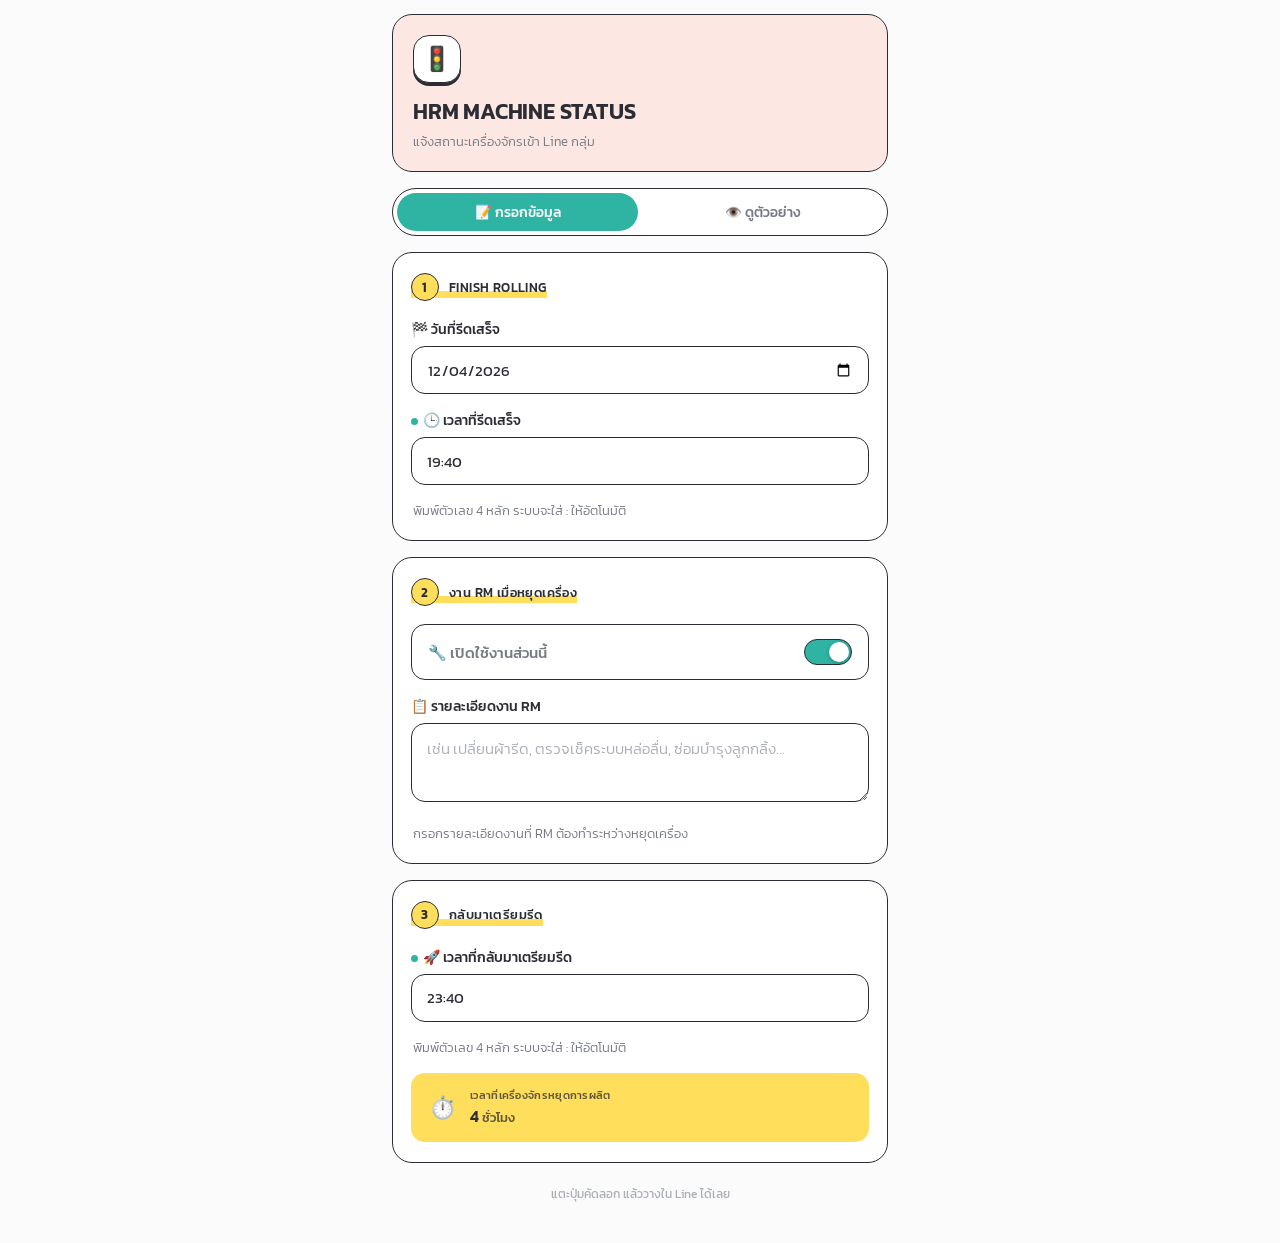
<file: STOP.html>
<!DOCTYPE html>
<html lang="th" data-uacj="stop">
<head>
    <meta charset="UTF-8">
    <meta name="viewport" content="width=device-width, initial-scale=1.0, maximum-scale=1.0, user-scalable=no">
    <title>HRM MACHINE STATUS — แจ้ง Line กลุ่ม</title>
    <link rel="preconnect" href="https://fonts.googleapis.com">
    <link href="https://fonts.googleapis.com/css2?family=IBM+Plex+Sans+Thai:wght@300;400;500;600;700&family=JetBrains+Mono:wght@400;500;700&display=swap" rel="stylesheet">
    <style>
        :root {
            --bg: #0c0e14;
            --surface: #151821;
            --surface-alt: #1a1e2a;
            --surface-highlight: #1e2333;
            --accent: #e8b931;
            --accent-hover: #d4a61d;
            --accent-light: rgba(232,185,49,.12);
            --accent-glow: rgba(232,185,49,.18);
            --green: #22c55e;
            --green-light: rgba(34,197,94,.12);
            --cyan: #06b6d4;
            --cyan-light: rgba(6,182,212,.1);
            --danger: #ef4444;
            --danger-light: rgba(239,68,68,.12);
            --text: #e8eaf0;
            --text-2: #9ca3b8;
            --text-3: #555c72;
            --border: #252a3a;
            --border-light: #1e2230;
            --shadow: rgba(0,0,0,.25);
            --shadow-md: rgba(0,0,0,.35);
            --radius: 16px;
            --radius-sm: 12px;
            --font-main: 'IBM Plex Sans Thai', sans-serif;
            --font-mono: 'JetBrains Mono', monospace;
        }
        * { margin: 0; padding: 0; box-sizing: border-box; }
        body {
            font-family: var(--font-main);
            background: var(--bg);
            color: var(--text);
            min-height: 100vh;
            -webkit-font-smoothing: antialiased;
        }
        body::before {
            content: '';
            position: fixed; inset: 0;
            background-image:
                radial-gradient(ellipse at 10% 15%, rgba(232,185,49,.04) 0%, transparent 50%),
                radial-gradient(ellipse at 90% 85%, rgba(6,182,212,.03) 0%, transparent 50%);
            pointer-events: none;
        }
        body::after {
            content: '';
            position: fixed; inset: 0;
            background-image: url("data:image/svg+xml,%3Csvg width='200' height='200' xmlns='http://www.w3.org/2000/svg'%3E%3Cfilter id='n'%3E%3CfeTurbulence baseFrequency='.75' numOctaves='4' stitchTiles='stitch'/%3E%3C/filter%3E%3Crect width='100%25' height='100%25' filter='url(%23n)' opacity='.03'/%3E%3C/svg%3E");
            pointer-events: none;
        }
        .app {
            position: relative;
            max-width: 460px;
            margin: 0 auto;
            padding: 12px 16px 48px;
        }

        /* ---- Header ---- */
        .hdr {
            text-align: center;
            padding: 32px 0 20px;
            animation: fadeDn .5s ease;
        }
        .hdr-icon {
            width: 62px; height: 62px;
            background: linear-gradient(135deg, #d4a61d, #e8b931);
            border-radius: 18px;
            display: inline-flex;
            align-items: center;
            justify-content: center;
            font-size: 28px;
            box-shadow: 0 8px 28px rgba(232,185,49,.25);
            transform: rotate(-2deg);
            transition: transform .3s ease;
            position: relative;
        }
        .hdr-icon::after {
            content: '';
            position: absolute; inset: -4px;
            border-radius: 22px;
            border: 2px dashed rgba(232,185,49,.15);
            pointer-events: none;
        }
        .hdr-icon:hover { transform: rotate(0) scale(1.05); }
        .hdr h1 { font-size: 24px; font-weight: 700; margin-top: 14px; letter-spacing: -.3px; }
        .hdr p  { font-size: 13px; color: var(--text-3); margin-top: 3px; font-weight: 400; }

        /* ---- Tabs ---- */
        .tabs {
            display: flex; gap: 4px;
            background: var(--surface);
            border-radius: var(--radius-sm);
            padding: 4px;
            box-shadow: 0 2px 14px var(--shadow);
            border: 1px solid var(--border);
            margin-bottom: 16px;
            animation: fadeUp .45s ease backwards;
        }
        .tab-btn {
            flex: 1;
            padding: 12px 8px;
            font-family: var(--font-main);
            font-size: 14px;
            font-weight: 600;
            color: var(--text-3);
            background: transparent;
            border: none;
            border-radius: 8px;
            cursor: pointer;
            transition: all .25s ease;
            letter-spacing: .2px;
        }
        .tab-btn.active {
            background: var(--accent);
            color: #0c0e14;
            box-shadow: 0 3px 12px rgba(232,185,49,.3);
        }
        .tab-btn:not(.active):hover {
            background: var(--accent-light);
            color: var(--accent);
        }

        /* ---- Tab Panels ---- */
        .tab-panel { display: none; }
        .tab-panel.active { display: block; animation: fadeUp .3s ease; }

        /* ---- Card ---- */
        .card {
            background: var(--surface);
            border-radius: var(--radius);
            padding: 24px 20px;
            box-shadow: 0 2px 16px var(--shadow), 0 0 0 1px var(--border-light);
            border: 1px solid var(--border);
            margin-bottom: 14px;
            position: relative;
        }
        .card::before {
            content: '';
            position: absolute; top: 0; left: 20px; right: 20px;
            height: 2px;
            background: linear-gradient(90deg, transparent, var(--accent), transparent);
            border-radius: 0 0 2px 2px;
            opacity: .25;
        }

        .sec-label {
            font-size: 11.5px;
            font-weight: 600;
            color: var(--accent);
            text-transform: uppercase;
            letter-spacing: 1.6px;
            margin-bottom: 18px;
            display: flex; align-items: center; gap: 10px;
        }
        .sec-label::after {
            content: ''; flex: 1; height: 1px;
            background: linear-gradient(90deg, var(--border), transparent);
        }

        /* ---- Fields ---- */
        .field { margin-bottom: 16px; }
        .field:last-child { margin-bottom: 0; }
        .field label {
            display: block; font-size: 14px; font-weight: 500;
            color: var(--text-2); margin-bottom: 6px;
        }
        .field input[type="date"],
        .field input[type="text"],
        .field textarea {
            width: 100%;
            padding: 12px 14px;
            font-family: var(--font-mono);
            font-size: 15px;
            font-weight: 500;
            color: var(--text);
            background: var(--surface-alt);
            border: 1.5px solid var(--border);
            border-radius: var(--radius-sm);
            outline: none;
            transition: border .2s, box-shadow .2s, background .2s;
            letter-spacing: .8px;
        }
        .field textarea {
            font-family: var(--font-main);
            letter-spacing: normal;
            resize: vertical;
            min-height: 70px;
            line-height: 1.7;
        }
        .field input:focus,
        .field textarea:focus {
            border-color: var(--accent);
            box-shadow: 0 0 0 3px var(--accent-glow);
            background: var(--surface-highlight);
        }
        .field input::placeholder,
        .field textarea::placeholder {
            color: var(--text-3); font-weight: 400;
            font-family: var(--font-main); letter-spacing: normal;
        }
        .field input.invalid { border-color: var(--danger); box-shadow: 0 0 0 3px var(--danger-light); }
        .field input.valid   { border-color: var(--green);  box-shadow: 0 0 0 3px var(--green-light); }
        .hint { font-size: 11.5px; color: var(--text-3); margin-top: 5px; padding-left: 2px; }
        .row  { display: grid; grid-template-columns: 1fr 1fr; gap: 12px; }

        /* ---- Time dot ---- */
        .time-dot {
            display: inline-block; width: 7px; height: 7px;
            border-radius: 50%; margin-right: 5px; vertical-align: middle;
            background: var(--border); transition: all .25s;
        }
        .time-dot.on { background: var(--green); box-shadow: 0 0 6px rgba(34,197,94,.4); }

        /* ---- Toggle Switch ---- */
        .toggle-row {
            display: flex; align-items: center; justify-content: space-between;
            padding: 14px 16px;
            background: var(--surface-alt);
            border: 1.5px solid var(--border);
            border-radius: var(--radius-sm);
            cursor: pointer; user-select: none;
            transition: all .2s;
            margin-bottom: 0;
        }
        .toggle-row:hover { border-color: var(--accent); }
        .toggle-row .t-label {
            display: flex; align-items: center; gap: 10px;
            font-size: 15px; font-weight: 500; color: var(--text-2);
        }
        .toggle-wrap {
            position: relative; width: 48px; height: 26px; flex-shrink: 0;
        }
        .toggle-wrap input { display: none; }
        .toggle-track {
            position: absolute; inset: 0;
            background: var(--border);
            border-radius: 26px;
            transition: background .3s ease;
        }
        .toggle-wrap input:checked + .toggle-track {
            background: var(--accent);
        }
        .toggle-thumb {
            position: absolute; top: 3px; left: 3px;
            width: 20px; height: 20px;
            background: #fff;
            border-radius: 50%;
            transition: transform .3s cubic-bezier(.34,1.56,.64,1);
            box-shadow: 0 1px 4px rgba(0,0,0,.25);
        }
        .toggle-wrap input:checked ~ .toggle-thumb {
            transform: translateX(22px);
        }

        /* ---- Collapsible ---- */
        .collapse { max-height: 0; opacity: 0; overflow: hidden; transition: max-height .45s ease, opacity .3s ease; }
        .collapse.open { max-height: 300px; opacity: 1; }

        /* ---- Duration bar ---- */
        .dur-bar {
            border-radius: var(--radius-sm);
            display: flex; align-items: center; gap: 14px;
            color: #0c0e14;
            max-height: 0; opacity: 0; overflow: hidden;
            padding: 0 18px; margin-top: 0;
            transition: max-height .5s cubic-bezier(.34,1.56,.64,1),
                        opacity .3s ease, padding .35s ease, margin .35s ease;
            background: linear-gradient(135deg, #e8b931, #f5d060);
            box-shadow: 0 4px 16px rgba(232,185,49,.25);
        }
        .dur-bar.show {
            max-height: 72px; opacity: 1; padding: 14px 18px; margin-top: 16px;
        }
        .dur-bar .dur-icon  { font-size: 22px; }
        .dur-bar .dur-info  { flex: 1; }
        .dur-bar .dur-label { font-size: 11px; font-weight: 500; opacity: .7; letter-spacing: .3px; }
        .dur-bar .dur-val   { font-size: 16px; font-weight: 700; font-family: var(--font-mono); margin-top: 1px; }
        .dur-bar .dur-unit  { font-family: var(--font-main); font-weight: 500; font-size: 13px; opacity: .75; }

        /* ---- Preview ---- */
        .pv {
            background: var(--surface);
            border-radius: var(--radius);
            overflow: hidden;
            box-shadow: 0 2px 16px var(--shadow), 0 0 0 1px var(--border-light);
            border: 1px solid var(--border);
        }
        .pv-head {
            display: flex; align-items: center; justify-content: space-between;
            padding: 14px 20px;
            background: var(--surface-alt);
            border-bottom: 1px solid var(--border);
        }
        .pv-head h3 { font-size: 13px; font-weight: 600; color: var(--text-2); }
        .pv-tag {
            font-size: 10px; font-weight: 700; letter-spacing: .8px;
            color: var(--accent); background: var(--accent-light);
            padding: 3px 12px; border-radius: 20px;
            font-family: var(--font-mono);
            border: 1px solid rgba(232,185,49,.15);
        }
        .pv-body { padding: 22px 20px; }
        .pv-msg  {
            font-size: 15px;
            line-height: 2;
            white-space: pre-wrap;
            word-break: break-word;
            color: var(--text);
            font-family: var(--font-main);
        }
        .pv-foot { padding: 10px 20px 18px; }

        .btn {
            width: 100%; padding: 15px;
            font-family: var(--font-main);
            font-size: 16px; font-weight: 600;
            color: #0c0e14;
            background: linear-gradient(135deg, #d4a61d, #e8b931);
            border: none; border-radius: var(--radius-sm);
            cursor: pointer;
            display: flex; align-items: center; justify-content: center; gap: 8px;
            box-shadow: 0 4px 18px rgba(232,185,49,.3);
            transition: transform .2s, box-shadow .2s;
            letter-spacing: .3px;
        }
        .btn:hover { transform: translateY(-2px); box-shadow: 0 8px 28px rgba(232,185,49,.35); }
        .btn:active { transform: translateY(0); }
        .btn.done {
            background: linear-gradient(135deg, #22c55e, #16a34a);
            color: #fff;
            box-shadow: 0 4px 18px rgba(34,197,94,.3);
        }

        /* ---- Toast ---- */
        .toast {
            position: fixed; bottom: 36px; left: 50%;
            transform: translateX(-50%) translateY(70px);
            background: var(--surface); color: var(--text);
            padding: 13px 28px; border-radius: 40px;
            font-size: 14px; font-weight: 500;
            box-shadow: 0 8px 32px rgba(0,0,0,.3);
            opacity: 0; pointer-events: none; z-index: 99;
            transition: all .4s cubic-bezier(.34,1.56,.64,1);
            border: 1px solid var(--border);
        }
        .toast.show { opacity: 1; transform: translateX(-50%) translateY(0); }

        .foot {
            text-align: center; font-size: 12px;
            color: var(--text-3); margin-top: 22px;
            animation: fadeUp .4s ease .42s backwards;
        }

        /* ---- Step numbers ---- */
        .step-num {
            display: inline-flex; align-items: center; justify-content: center;
            width: 22px; height: 22px;
            background: var(--accent-light);
            color: var(--accent);
            font-size: 11px; font-weight: 700;
            border-radius: 6px;
            font-family: var(--font-mono);
            flex-shrink: 0;
        }

        @keyframes fadeUp { from { opacity:0; transform:translateY(14px); } to { opacity:1; transform:translateY(0); } }
        @keyframes fadeDn { from { opacity:0; transform:translateY(-10px); } to { opacity:1; transform:translateY(0); } }

        @media (max-width: 380px) {
            .app { padding: 8px 10px 36px; }
            .card { padding: 20px 14px; }
            .tab-btn { font-size: 13px; padding: 10px 6px; }
        }
    </style>
<!-- ===== UACJ THEME (generated by apply-theme.py — do not edit here) ===== -->
<link rel="preconnect" href="https://fonts.googleapis.com">
<link rel="preconnect" href="https://fonts.gstatic.com" crossorigin>
<link href="https://fonts.googleapis.com/css2?family=Kanit:wght@300;400;500;600;700&display=swap" rel="stylesheet">
<link rel="icon" type="image/png" href="[data-uri]">
<link rel="apple-touch-icon" href="[data-uri]">
<meta name="apple-mobile-web-app-capable" content="yes">
<meta name="apple-mobile-web-app-status-bar-style" content="default">
<meta name="mobile-web-app-capable" content="yes">
<meta name="theme-color" content="#005BAA">
<style id="uacj-theme">
/* ============================================================================
   UACJ THEME v2 "STICKER"  —  Shared visual layer
   REPORT / STOP / QIC / BACKUP
   ----------------------------------------------------------------------------
   แนวทาง: เส้นขอบดำบาง + สีพาสเทล + ไฮไลต์เหลือง + ปุ่มทรงแคปซูล
            ไม่มีเงาหนัก ไม่มี gradient ไม่มี glass

   ชั้นแต่งหน้าอย่างเดียว ไม่มี logic ไม่แตะ markup ของโมดูล
   แก้ไฟล์นี้ไฟล์เดียว → รัน  python3 apply-theme.py  → เปลี่ยนครบทั้ง 4 โมดูล
   โมดูลถูกแยกด้วย  <html data-uacj="report|stop|qic|backup">

   ธีมสีน้ำเงิน UACJ เดิมเก็บไว้ที่ uacj-theme-v1-blue.css
   ========================================================================== */

/* ---------------------------------------------------------------------------
   1. DESIGN TOKENS
   ------------------------------------------------------------------------ */
:root{
  --u-primary:#2FB3A3;          /* เขียวมิ้นต์ — ปุ่มหลัก แท็บที่เลือก */
  --u-primary-hover:#279487;
  --u-primary-deep:#1F8A7D;
  --u-secondary:#5AC8BC;
  --u-light:#E3F5F1;            /* พื้นอ่อนของสีหลัก */

  --u-yellow:#FFDE5C;           /* ไฮไลต์ เน้นคำสำคัญ */
  --u-yellow-deep:#F0C000;
  --u-pink:#F79489;
  --u-pink-tint:#FCE7E3;
  --u-lilac:#A99BE8;
  --u-lilac-tint:#EFEBFB;
  --u-cream:#FFF6DC;

  --u-bg:#FBFBFC;
  --u-white:#FFFFFF;
  --u-ink:#2C2C34;              /* สีเส้นขอบและตัวอักษร */
  --u-text:#2C2C34;
  --u-text-2:#767A85;
  --u-text-3:#A9ADB6;

  --u-success:#2FB3A3;
  --u-warning:#F0B429;
  --u-danger:#F26D63;

  --u-border:var(--u-ink);
  --u-border-card:var(--u-ink);
  --u-border-soft:#E6E8EC;
  --u-line:1.6px;

  --u-tint-primary:var(--u-light);
  --u-ring:rgba(47,179,163,.28);
  --u-tint-success:#E3F5F1;
  --u-tint-warning:#FFF3D6;
  --u-tint-danger:#FCE7E3;

  --u-s1:4px; --u-s2:8px; --u-s3:12px; --u-s4:16px; --u-s5:20px; --u-s6:24px; --u-s7:32px;

  --u-r-input:14px;
  --u-r-btn:999px;              /* ปุ่มหลักเป็นแคปซูล */
  --u-r-card:20px;
  --u-r-chip:999px;
  --u-h-control:48px;

  --u-shadow:none;
  --u-shadow-raise:0 4px 0 var(--u-ink);

  --u-font:'Kanit','IBM Plex Sans Thai','Prompt',system-ui,sans-serif;

  --u-accent:var(--u-primary);
  --u-accent-tint:var(--u-light);
}
/* สีประจำโมดูล — ใช้กับหัวเรื่อง ไอคอน และป้ายชื่อโมดูล */
html[data-uacj="report"]{ --u-accent:#2FB3A3; --u-accent-tint:#E3F5F1; }
html[data-uacj="stop"]  { --u-accent:#F26D63; --u-accent-tint:#FCE7E3; }
html[data-uacj="qic"]   { --u-accent:#F0B429; --u-accent-tint:#FFF3D6; }
html[data-uacj="backup"]{ --u-accent:#8B7BE0; --u-accent-tint:#EFEBFB; }

/* ---------------------------------------------------------------------------
   2. REMAP ตัวแปรเดิมของแต่ละโมดูล → tokens ชุดใหม่
   ------------------------------------------------------------------------ */
html[data-uacj="report"]{
  --bg:var(--u-bg); --surface:var(--u-white); --surface-solid:var(--u-white);
  --raised:var(--u-light); --hover:var(--u-light);
  --border:var(--u-ink); --border-l:var(--u-border-soft);
  --text:var(--u-text); --text2:var(--u-text-2); --muted:var(--u-text-3);
  --accent:var(--u-primary); --accent-s:var(--u-light); --accent-b:var(--u-ink);
  --blue:var(--u-primary);   --blue-s:var(--u-light);   --blue-b:var(--u-ink);
  --red:var(--u-danger);   --red-s:var(--u-tint-danger);   --red-b:var(--u-ink);
  --amber:var(--u-warning);--amber-s:var(--u-tint-warning);--amber-b:var(--u-ink);
  --green:var(--u-success);--green-s:var(--u-tint-success);--green-b:var(--u-ink);
  --cyan:var(--u-lilac);   --cyan-s:var(--u-lilac-tint);   --cyan-b:var(--u-ink);
  --r:var(--u-r-card); --rs:var(--u-r-input);
  --font:var(--u-font); --mono:var(--u-font);
  --shadow:none; --shadow-md:none;
}
html[data-uacj="stop"]{
  --bg:var(--u-bg); --surface:var(--u-white);
  --surface-alt:var(--u-white); --surface-highlight:var(--u-light);
  --accent:var(--u-primary); --accent-hover:var(--u-primary-deep);
  --accent-light:var(--u-light); --accent-glow:var(--u-ring);
  --green:var(--u-success);  --green-light:var(--u-tint-success);
  --cyan:var(--u-lilac);     --cyan-light:var(--u-lilac-tint);
  --danger:var(--u-danger);  --danger-light:var(--u-tint-danger);
  --text:var(--u-text); --text-2:var(--u-text-2); --text-3:var(--u-text-3);
  --border:var(--u-ink); --border-light:var(--u-border-soft);
  --shadow:transparent; --shadow-md:transparent;
  --radius:var(--u-r-card); --radius-sm:var(--u-r-input);
  --font-main:var(--u-font); --font-mono:var(--u-font);
}
html[data-uacj="qic"]{
  --bg:var(--u-bg); --surface:var(--u-white); --surface-alt:var(--u-white);
  --border:var(--u-ink); --border-light:var(--u-border-soft);
  --accent:var(--u-primary); --accent-bg:var(--u-light);
  --accent-hover:var(--u-primary-deep); --accent-ring:var(--u-ring);
  --red:var(--u-danger);   --red-bg:var(--u-tint-danger);
  --green:var(--u-success);--green-bg:var(--u-tint-success);
  --blue:var(--u-lilac);   --blue-bg:var(--u-lilac-tint);
  --text:var(--u-text); --text-sec:var(--u-text-2); --text-muted:var(--u-text-3);
  --shadow-sm:none; --shadow:none;
  --radius:var(--u-r-input); --radius-lg:var(--u-r-card);
}
html[data-uacj="backup"]{
  --white:var(--u-white); --off:var(--u-white);
  --gray:var(--u-border-soft); --gray-2:var(--u-ink);
  --text:var(--u-text); --text-sec:var(--u-text-2); --text-muted:var(--u-text-3);
  --blue:var(--u-primary); --cyan:var(--u-secondary); --violet:var(--u-accent);
  --danger:var(--u-danger); --danger-bg:var(--u-tint-danger);
  --cancel-accent:var(--u-accent); --cancel-bg:var(--u-lilac-tint);
  --success:var(--u-success);
  --shadow-sm:none; --shadow:none; --shadow-lg:none;
  --radius:var(--u-r-card); --radius-md:16px; --radius-sm:var(--u-r-input);
  --gradient:var(--u-primary);
}

/* ---------------------------------------------------------------------------
   3. TYPOGRAPHY
   ------------------------------------------------------------------------ */
body, button, input, select, textarea, optgroup,
h1, h2, h3, h4, h5, h6, p, label, small, strong, th, td{
  font-family:var(--u-font) !important;
}
body{
  background:var(--u-bg) !important;
  color:var(--u-text) !important;
  -webkit-font-smoothing:antialiased;
}
h1{ font-size:25px; font-weight:600; letter-spacing:-.2px; }
h2{ font-size:20px; font-weight:600; }
h3{ font-size:17px; font-weight:500; }
label, .field label, .form-group label, .f-label, .eg label{
  font-size:14px; font-weight:500; color:var(--u-text) !important;
}
small, .hint, .caption, .f-note, .card-sub, .card-title-sub{
  font-size:12.5px; font-weight:300; color:var(--u-text-2) !important;
}

.card-title, .sub-label, .f-label, .sec-title{
  color:var(--u-text) !important;
  font-weight:500 !important;
}
/* ปากกาไฮไลต์เหลืองใต้หัวข้อส่วน — ลายเซ็นของธีมนี้ */
.sec-label{
  color:var(--u-ink) !important;
  font-weight:500 !important;
  letter-spacing:.4px !important;
  font-size:13px !important;
  background-image:linear-gradient(var(--u-yellow),var(--u-yellow)) !important;
  background-repeat:no-repeat !important;
  background-size:100% 7px !important;
  background-position:0 86% !important;
  width:fit-content !important;          /* ให้ไฮไลต์พอดีกับข้อความ ไม่ลากยาวทั้งแถว */
}

/* แถบสรุประยะเวลาใน STOP — เดิมเป็น gradient ทอง */
.dur-bar{
  background:var(--u-yellow) !important;
  color:var(--u-ink) !important;
  box-shadow:none !important;
}
.dur-bar .dur-label{ opacity:.75 !important; }

/* ---------------------------------------------------------------------------
   4. ตัดของตกแต่งที่ไม่ได้ทำหน้าที่ (orb / noise / glow / glass)
   ------------------------------------------------------------------------ */
.bg-anim, .ambient, .orb{ display:none !important; }
html[data-uacj="stop"] body::before,
html[data-uacj="stop"] body::after{ display:none !important; content:none !important; }
.card::before, .type-btn::before, .hdr-icon::after, .sec-label::after,
.btn-primary::before, .card-ico::after{ display:none !important; }
*{ backdrop-filter:none !important; -webkit-backdrop-filter:none !important; }

/* ---------------------------------------------------------------------------
   5. CARD — ขาว ขอบดำบาง มุมมน ไม่มีเงา
   ------------------------------------------------------------------------ */
@keyframes uacjRise{
  from{ opacity:0; transform:translateY(12px); }
  to  { opacity:1; transform:none; }
}
@keyframes uacjPop{
  0%{ transform:scale(.92); } 60%{ transform:scale(1.05); } 100%{ transform:scale(1); }
}

.card, .pv, .panel, .preview-card, .hist-card, .h-item, .entry,
.qic-entry, .history-item, .modal-box, .bs-sheet, .sp-body{
  background:var(--u-white) !important;
  border:var(--u-line) solid var(--u-ink) !important;
  border-radius:var(--u-r-card) !important;
  box-shadow:none !important;
}
.card{
  margin-bottom:var(--u-s4) !important;
  animation:uacjRise .42s cubic-bezier(.22,1,.36,1) both !important;
}
.card:hover{ transform:none !important; }
.entry, .qic-entry, .h-item, .history-item{ border-radius:16px !important; }
/* การ์ดซ้อนในการ์ด ใช้พื้นพาสเทลแทน เพื่อไม่ให้ขอบดำซ้อนกันจนลายตา */
.card .entry, .card .qic-entry, .card .sub-sec{
  background:var(--u-accent-tint) !important;
  border-color:var(--u-ink) !important;
}

/* ---------------------------------------------------------------------------
   6. BUTTON — แคปซูล ขอบดำ มีเงาทึบ กดแล้วยุบลง
   ------------------------------------------------------------------------ */
button{ font-family:var(--u-font) !important; letter-spacing:0 !important; }
.btn, .btn-primary, .btn-secondary, .btn-gen, .btn-sp,
.modal-btn, .add-btn, .suggest-btn, .btn-add, .btn-load, .btn-clr, .h-clear{
  font-family:var(--u-font) !important;
  font-size:15px !important;
  font-weight:500 !important;
  border-radius:var(--u-r-btn) !important;
  letter-spacing:0 !important;
  transition:transform .12s ease, background .16s ease, box-shadow .12s ease !important;
}
.btn, .btn-primary, .btn-gen, .btn-sp, .modal-btn{
  min-height:var(--u-h-control) !important;
  background:var(--u-primary) !important;
  color:var(--u-white) !important;
  border:var(--u-line) solid var(--u-ink) !important;
  box-shadow:0 3px 0 var(--u-ink) !important;
  transform:none !important;
}
.btn:hover, .btn-primary:hover, .btn-gen:hover, .btn-sp:hover, .modal-btn:hover{
  background:var(--u-primary-deep) !important;
  transform:none !important;
  box-shadow:0 3px 0 var(--u-ink) !important;
}
.btn:active, .btn-primary:active, .btn-gen:active, .btn-sp:active, .modal-btn:active{
  transform:translateY(3px) !important;
  box-shadow:0 0 0 var(--u-ink) !important;
}
.btn.done, .btn-primary.done{
  background:var(--u-yellow) !important;
  color:var(--u-ink) !important;
  animation:uacjPop .3s ease !important;
}
.btn-secondary, .btn-add, .btn-load, .add-btn, .suggest-btn, .h-copy-btn{
  background:var(--u-white) !important;
  color:var(--u-ink) !important;
  border:var(--u-line) dashed var(--u-ink) !important;
  box-shadow:none !important;
  min-height:42px !important;
}
.btn-secondary:hover, .btn-add:hover, .btn-load:hover, .add-btn:hover, .suggest-btn:hover{
  background:var(--u-light) !important;
  border-style:solid !important;
  transform:none !important;
}
.btn.btn-ghost, .btn.btn-secondary, .btn.btn-load{
  background:var(--u-white) !important;
  color:var(--u-text-2) !important;
  border:var(--u-line) dashed var(--u-ink) !important;
  box-shadow:none !important;
}
.btn.btn-ghost:active{ transform:translateY(2px) !important; }
.btn.btn-ghost:hover{
  background:var(--u-tint-danger) !important;
  color:var(--u-danger) !important;
  border-style:solid !important;
}
.btn-sm{ min-height:42px !important; font-size:14px !important; }
.btn-rm, .btn-del, .btn-del-h, .btn-clr, .h-clear, .h-del, .entry-x, .cst-clear{
  color:var(--u-danger) !important;
  background:var(--u-white) !important;
  border:1.4px solid var(--u-ink) !important;
  border-radius:999px !important;
  box-shadow:none !important;
}
.btn-rm:hover, .btn-del:hover, .btn-del-h:hover, .btn-clr:hover, .h-clear:hover,
.h-del:hover, .entry-x:hover{
  background:var(--u-tint-danger) !important;
  color:var(--u-danger) !important;
}
button:disabled, .btn:disabled{
  background:var(--u-border-soft) !important;
  border-color:var(--u-text-3) !important;
  color:var(--u-text-3) !important;
  box-shadow:none !important;
  cursor:not-allowed !important;
}

/* ---------------------------------------------------------------------------
   7. INPUT — ขาว ขอบดำบาง โฟกัสแล้วมีวงเขียว
   ------------------------------------------------------------------------ */
input[type="text"], input[type="date"], input[type="time"], input[type="number"],
input[type="tel"], select, textarea,
.inp-date, .inp-time, .inp-text, .inp-num, .inp-area, .f-input, .f-textarea{
  font-family:var(--u-font) !important;
  font-size:15px !important;
  font-weight:400 !important;
  letter-spacing:0 !important;
  color:var(--u-text) !important;
  background:var(--u-white) !important;
  border:var(--u-line) solid var(--u-ink) !important;
  border-radius:var(--u-r-input) !important;
  box-shadow:none !important;
  transition:box-shadow .16s ease !important;
}
input[type="text"], input[type="date"], input[type="time"], input[type="number"],
input[type="tel"], select{
  min-height:var(--u-h-control) !important;
  padding:10px 15px !important;
}
textarea, .inp-area, .f-textarea{ padding:12px 15px !important; line-height:1.75 !important; }
input:focus, select:focus, textarea:focus,
.inp-date:focus, .inp-time:focus, .inp-text:focus, .inp-num:focus, .inp-area:focus,
.f-input:focus, .f-textarea:focus{
  border-color:var(--u-ink) !important;
  box-shadow:0 0 0 4px var(--u-ring) !important;
  background:var(--u-white) !important;
  outline:none !important;
}
::placeholder{ color:var(--u-text-3) !important; font-weight:300 !important; }
input.invalid{ border-color:var(--u-danger) !important; box-shadow:0 0 0 4px rgba(242,109,99,.22) !important; }
input.valid  { box-shadow:0 0 0 4px var(--u-ring) !important; }
.summary-num, .nr-result, .dur-val, .qi-text{ font-weight:600 !important; color:var(--u-ink) !important; }

/* ---------------------------------------------------------------------------
   8. CHIP / TOGGLE — แคปซูล เลือกแล้วเด้ง
   ------------------------------------------------------------------------ */
.chip, .nr-tag, .cascade-btn, .type-btn, .chip-pos, .bs-option{
  font-family:var(--u-font) !important;
  font-size:13px !important;
  font-weight:400 !important;
  border-radius:999px !important;
  padding:7px 14px !important;
  box-shadow:none !important;
  transition:transform .14s ease, background .16s ease !important;
}
.chip, .chip-pos{
  background:var(--u-white) !important;
  color:var(--u-text-2) !important;
  border:1.4px solid var(--u-ink) !important;
}
.chip:active, .nr-tag:active, .cascade-btn:active{ transform:scale(.95) !important; }
.chip.active, .chip.chip-sel, .chip-pos.active, .bs-option.bs-selected,
.cascade-btn.cascade-active{
  background:var(--u-primary) !important;
  border-color:var(--u-ink) !important;
  color:var(--u-white) !important;
  font-weight:500 !important;
  box-shadow:none !important;
  animation:uacjPop .28s ease !important;
}
.toggle-track, .toggle::after, .sw, .switch{ box-shadow:none !important; }
.toggle-track, .switch, .sw{ border:1.4px solid var(--u-ink) !important; }
.toggle-wrap input:checked + .toggle-track,
.toggle input:checked + .toggle-track{ background:var(--u-primary) !important; }

/* ---------------------------------------------------------------------------
   9. HEADER — การ์ดพาสเทลขอบดำ สีตามโมดูล
   ------------------------------------------------------------------------ */
.header, .hdr, .hero{
  opacity:1 !important;
  background:var(--u-accent-tint) !important;
  border:var(--u-line) solid var(--u-ink) !important;
  border-radius:var(--u-r-card) !important;
  box-shadow:none !important;
  text-align:left !important;
  padding:var(--u-s5) !important;
  margin-bottom:var(--u-s4) !important;
  animation:uacjRise .45s cubic-bezier(.22,1,.36,1) both !important;
}
.hero h1{ background:none !important; -webkit-text-fill-color:var(--u-ink) !important; }
.header h1, .hdr h1, .hero h1{
  font-size:22px !important; font-weight:600 !important;
  color:var(--u-ink) !important; margin:0 !important; letter-spacing:-.2px !important;
}
.header p, .hdr p, .hero p{
  font-size:13px !important; font-weight:300 !important;
  color:var(--u-text-2) !important; margin:4px 0 0 !important;
}
.hdr-icon, .header-badge{
  width:48px !important; height:48px !important; min-width:48px !important;
  background:var(--u-white) !important;
  border:var(--u-line) solid var(--u-ink) !important;
  border-radius:16px !important;
  font-size:22px !important;
  box-shadow:0 3px 0 var(--u-ink) !important;
  transform:none !important;
  margin:0 0 var(--u-s3) !important;
  display:inline-flex !important; align-items:center !important; justify-content:center !important;
}
.hdr-icon:hover{ transform:none !important; }
.sticky-top{ background:var(--u-bg) !important; box-shadow:none !important; border:0 !important; }
.hero-badge{
  background:var(--u-white) !important;
  border:1.4px solid var(--u-ink) !important;
  color:var(--u-ink) !important;
  font-size:12px !important; font-weight:500 !important;
  border-radius:999px !important; padding:4px 12px !important;
  margin-bottom:var(--u-s3) !important;
}

/* ---------------------------------------------------------------------------
   10. TAB
   ------------------------------------------------------------------------ */
.tabs, .page-tabs, .tab-bar{
  background:var(--u-white) !important;
  border:var(--u-line) solid var(--u-ink) !important;
  border-radius:999px !important;
  padding:var(--u-s1) !important;
  box-shadow:none !important;
  gap:var(--u-s1) !important;
  animation:none !important;
}
.tab, .tab-btn, .page-tab{
  font-family:var(--u-font) !important;
  font-size:13.5px !important;
  font-weight:500 !important;
  color:var(--u-text-2) !important;
  background:transparent !important;
  border:0 !important;
  border-radius:999px !important;
  min-height:38px !important;
  padding:8px 12px !important;
  box-shadow:none !important;
  transition:background .18s ease, color .18s ease !important;
}
.tab.active, .tab-btn.active, .page-tab.active,
.tab[data-tab="normal"].active{
  background:var(--u-primary) !important;
  color:var(--u-white) !important;
  box-shadow:none !important;
}
.tab-btn:not(.active):hover, .page-tab:hover:not(.active), .tab:not(.active):hover{
  background:var(--u-light) !important;
  color:var(--u-ink) !important;
}
/* REPORT ใช้แถบแท็บแบบเลื่อนแนวนอน — คงโครงเดิม */
html[data-uacj="report"] .tabs{
  background:transparent !important; border:0 !important;
  padding:0 var(--u-s1) var(--u-s3) !important;
}
html[data-uacj="report"] .tab{
  background:var(--u-white) !important;
  border:1.4px solid var(--u-ink) !important;
  min-height:34px !important; padding:6px 14px !important; font-size:13px !important;
}
html[data-uacj="report"] .tab.active,
html[data-uacj="report"] .tab[data-tab="normal"].active{
  background:var(--u-primary) !important; color:var(--u-white) !important;
}

/* ---------------------------------------------------------------------------
   11. STATUS / BADGE
   ------------------------------------------------------------------------ */
.badge-normal, .pv-tag, .preview-badge, .tab-badge, .badge-c, .hdr-badge,
.entry-tag, .hero-dot, .sp-badge{
  font-family:var(--u-font) !important;
  font-size:12px !important; font-weight:500 !important;
  border-radius:999px !important; letter-spacing:0 !important; box-shadow:none !important;
}
.pv-tag, .preview-badge, .sp-badge{
  background:var(--u-yellow) !important;
  color:var(--u-ink) !important;
  border:1.4px solid var(--u-ink) !important;
  padding:3px 11px !important;
}
.badge-c, .tab-badge, .hdr-badge{
  background:var(--u-pink) !important; color:var(--u-white) !important;
  border:1.4px solid var(--u-ink) !important;
}
.time-dot.on, .hero-dot{ background:var(--u-primary) !important; box-shadow:none !important; animation:none !important; }
.qic-entry-head .h-title, .entry-top .entry-tag{ font-size:14px !important; }
.step-num, .nr-step-num{
  min-width:28px !important; height:28px !important; font-size:13px !important;
  background:var(--u-yellow) !important;
  color:var(--u-ink) !important;
  border:1.4px solid var(--u-ink) !important;
  border-radius:999px !important;
  font-weight:600 !important; box-shadow:none !important;
}

/* ---------------------------------------------------------------------------
   12. PREVIEW — กล่องข้อความที่จะ copy เข้า Line
   ------------------------------------------------------------------------ */
.pv-msg, .pv-text, .preview-box, .p-code, .h-pre, .hist-preview, .history-preview{
  font-family:var(--u-font) !important;
  font-size:14.5px !important; font-weight:400 !important;
  line-height:1.9 !important;
  color:var(--u-ink) !important;
  background:var(--u-cream) !important;
  border:1.4px dashed var(--u-ink) !important;
  border-radius:16px !important;
  white-space:pre-wrap !important;
}
.pv-head, .preview-header, .card-header, .card-head, .hist-hd, .h-row{
  background:transparent !important;
  border-bottom:1.4px solid var(--u-border-soft) !important;
}

/* ---------------------------------------------------------------------------
   13. TABLE
   ------------------------------------------------------------------------ */
table{ width:100%; border-collapse:separate; border-spacing:0; font-size:14px;
  border:var(--u-line) solid var(--u-ink); border-radius:16px; overflow:hidden; }
th{
  background:var(--u-light) !important; color:var(--u-ink) !important;
  font-weight:500 !important; text-align:left;
  padding:11px 14px !important; border-bottom:1.4px solid var(--u-ink) !important;
}
td{
  background:var(--u-white) !important; padding:11px 14px !important;
  border-bottom:1px solid var(--u-border-soft) !important;
}
tbody tr:hover td{ background:var(--u-light) !important; }

/* ---------------------------------------------------------------------------
   14. TOAST / MODAL
   ------------------------------------------------------------------------ */
.toast{
  font-family:var(--u-font) !important;
  font-size:14px !important; font-weight:500 !important;
  background:var(--u-ink) !important; color:var(--u-white) !important;
  border:0 !important; border-radius:999px !important;
  box-shadow:0 4px 0 rgba(44,44,52,.25) !important;
  padding:13px 24px !important;
}
.modal-overlay, .bs-overlay, .sp-bg{ background:rgba(44,44,52,.42) !important; }
.modal-icon{ box-shadow:none !important; }

/* ---------------------------------------------------------------------------
   15. LAYOUT
   ------------------------------------------------------------------------ */
.app, .main{
  max-width:520px !important; margin:0 auto !important;
  padding:14px 12px 40px !important;      /* บีบขอบนอก เพื่อให้การ์ดข้างในกว้างขึ้น */
}
.foot, .h-footer{ color:var(--u-text-3) !important; font-size:12px !important; animation:none !important; }
.tab-panel.active, .sec.active, .panel{ animation:none !important; }

@media (prefers-reduced-motion:reduce){
  *,*::before,*::after{ animation-duration:.001s !important; transition-duration:.001s !important; }
}


/* ===========================================================================
   16. PADDING ของการ์ด — แยกตามโครงเดิมของแต่ละโมดูล
   ---------------------------------------------------------------------------
   report กับ qic ใส่ padding ไว้ที่ .card-body/.card-head อยู่แล้ว
   ถ้าไปใส่ที่ .card อีกชั้นจะกลายเป็น padding ซ้อนกัน ทำให้เนื้อหาถูกบีบ
   ========================================================================= */
html[data-uacj="stop"]   .card{ padding:20px 18px !important; }
html[data-uacj="backup"] .card{ padding:22px 20px !important; }

html[data-uacj="report"] .card{ padding:0 !important; }
html[data-uacj="report"] .card-head{ padding:18px 20px 0 !important; gap:10px !important; }
html[data-uacj="report"] .card-body{ padding:16px 20px 22px !important; }

html[data-uacj="qic"] .card{ padding:0 !important; }
html[data-uacj="qic"] .card-header{ padding:18px 20px !important; }
/* เว้น padding บน-ล่างไว้ให้โมดูลจัดการเอง ไม่งั้นตอนพับการ์ดจะเหลือช่องว่างค้าง */
html[data-uacj="qic"] .card-body{ padding-left:20px !important; padding-right:20px !important; }

/* ===========================================================================
   17. REPORT — ป๊อปอัปเลือกค่า ย้ายมากลางจอ
   ---------------------------------------------------------------------------
   เดิมเป็น bottom sheet ติดขอบล่าง พอรันในแอปรวมจะโดนแถบเมนูล่างทับ
   จนกดตัวเลือกล่างสุดไม่ได้ จึงเปลี่ยนเป็นกล่องกลางจอ
   ========================================================================= */
@keyframes uacjSheetIn{
  from{ opacity:0; transform:translate(-50%,-46%) scale(.94); }
  to  { opacity:1; transform:translate(-50%,-50%) scale(1); }
}
@keyframes uacjSheetOut{
  from{ opacity:1; transform:translate(-50%,-50%) scale(1); }
  to  { opacity:0; transform:translate(-50%,-48%) scale(.96); }
}
html[data-uacj="report"] .bs-sheet{
  top:50% !important; bottom:auto !important; left:50% !important;
  width:min(92vw,410px) !important;
  max-height:76vh !important;
  padding:24px 20px !important;
  background:var(--u-white) !important;
  border:var(--u-line) solid var(--u-ink) !important;
  border-radius:24px !important;
  box-shadow:0 5px 0 var(--u-ink) !important;
  transform:translate(-50%,-50%) scale(.94) !important;
}
html[data-uacj="report"] .bs-sheet.bs-show{
  animation:uacjSheetIn .26s cubic-bezier(.22,1,.36,1) forwards !important;
}
html[data-uacj="report"] .bs-sheet.bs-dismiss{
  animation:uacjSheetOut .18s ease forwards !important;
}
html[data-uacj="report"] .bs-handle{ display:none !important; }
html[data-uacj="report"] .bs-title{
  font-size:15px !important; font-weight:600 !important;
  color:var(--u-ink) !important;
  text-transform:none !important; letter-spacing:0 !important;
  margin-bottom:18px !important;
}
html[data-uacj="report"] .bs-options{ gap:10px !important; padding-bottom:0 !important; }
html[data-uacj="report"] .bs-option{
  min-height:54px !important;
  padding:15px 18px !important;
  font-size:15px !important;
  border-radius:999px !important;
  border:1.4px solid var(--u-ink) !important;
  background:var(--u-white) !important;
  color:var(--u-ink) !important;
  box-shadow:none !important;
}
html[data-uacj="report"] .bs-option:hover{
  background:var(--u-light) !important; transform:none !important; box-shadow:none !important;
}
html[data-uacj="report"] .bs-option.bs-selected{
  background:var(--u-primary) !important; border-color:var(--u-ink) !important;
  color:var(--u-white) !important; box-shadow:none !important;
}

/* ===========================================================================
   18. REPORT — ช่องกรอกงานเสีย (Scrap / Cancel / QIC)
   ---------------------------------------------------------------------------
   เดิมเรียง Alloy / Lot / รายละเอียด ไว้ในบรรทัดเดียว บนมือถือจะแคบจนพิมพ์ไม่ได้
   เปลี่ยนเป็นเรียงลงมาทีละช่อง และขยายความสูงให้นิ้วกดได้
   ========================================================================= */
html[data-uacj="report"] .nr-waste-row{
  grid-template-columns:1fr !important;
  gap:10px !important;
  padding:14px !important;
  border-radius:16px !important;
  background:var(--u-white) !important;
  border:1.4px solid var(--u-ink) !important;
}
html[data-uacj="report"] .nr-waste-rows{ gap:10px !important; }
html[data-uacj="report"] .nr-waste-row .w-idx{
  justify-self:start !important;
  min-width:28px !important; height:28px !important;
  background:var(--u-yellow) !important;
  color:var(--u-ink) !important;
  border:1.4px solid var(--u-ink) !important;
  font-size:12px !important;
}
html[data-uacj="report"] .nr-waste-row input,
html[data-uacj="report"] .status-item input{
  width:100% !important;
  min-height:46px !important;
  font-size:15px !important;
  font-family:var(--u-font) !important;
  padding:11px 14px !important;
  border-radius:12px !important;
  border:1.4px solid var(--u-ink) !important;
  background:var(--u-white) !important;
}
/* กล่อง QIC สร้างด้วย inline style จาก JS — ต้องใช้ !important ถึงจะทับได้ */
html[data-uacj="report"] .status-item{
  padding:14px !important;
  border-radius:16px !important;
  margin-bottom:10px !important;
  background:var(--u-white) !important;
  border:1.4px solid var(--u-ink) !important;
}
html[data-uacj="report"] .status-item > div[style*="grid"]{
  grid-template-columns:1fr !important;
  gap:12px !important;
}
html[data-uacj="report"] .status-item label{
  font-size:12.5px !important; color:var(--u-text-2) !important; margin-bottom:2px !important;
}
/* ช่องนับจำนวนแผ่น */
html[data-uacj="report"] .nr-waste-counter{
  padding:8px 14px !important;
  border:1.4px solid var(--u-ink) !important;
  border-radius:999px !important;
  background:var(--u-white) !important;
  gap:10px !important;
}
html[data-uacj="report"] .nr-waste-counter input{
  width:64px !important; min-height:34px !important;
  font-family:var(--u-font) !important; font-size:17px !important; font-weight:600 !important;
  border:0 !important; background:transparent !important; padding:2px 0 !important;
}
html[data-uacj="report"] .nr-waste-hd{ gap:12px !important; margin-bottom:14px !important; }
html[data-uacj="report"] .w-tag{
  border:1.4px solid var(--u-ink) !important; border-radius:999px !important;
  font-size:12px !important; padding:3px 11px !important;
}
html[data-uacj="report"] .nr-divider{
  background:var(--u-border-soft) !important; margin:22px 0 !important;
}
html[data-uacj="report"] .chip-grid{ gap:9px !important; }

/* ===========================================================================
   19. ไอคอนหัวเรื่องประจำโมดูล — สลับเป็นชุดเดียวกับหน้า Home
   ---------------------------------------------------------------------------
   ทำด้วย CSS ล้วน (ซ่อนอีโมจิเดิมด้วย font-size:0 แล้ววาดตัวใหม่ด้วย ::before)
   ไฟล์ต้นฉบับจึงไม่ถูกแก้แม้แต่ตัวอักษรเดียว
   ========================================================================= */
html[data-uacj="stop"] .hdr-icon,
html[data-uacj="qic"]  .header-badge{ font-size:0 !important; }
html[data-uacj="stop"] .hdr-icon::before{ content:'🚦'; font-size:24px; line-height:1; }
html[data-uacj="qic"]  .header-badge::before{ content:'🌟'; font-size:24px; line-height:1; }

/* BACKUP ไม่มีไอคอนหัวเรื่องเดิม — เติมให้เข้าชุดกัน */
html[data-uacj="backup"] .hero h1::before{ content:'📦 '; }

/* ปุ่มลอย + ในโมดูล ไม่ให้ทับปุ่มลบของแถบเลือกตำแหน่ง */
html[data-uacj="report"] .cst-clear{ margin-right:56px !important; }

</style>
<!-- ===== /UACJ THEME ===== -->
</head>
<body>
<div class="app">

    <!-- Header -->
    <div class="hdr">
        <div class="hdr-icon">📢</div>
        <h1>HRM MACHINE STATUS</h1>
        <p>แจ้งสถานะเครื่องจักรเข้า Line กลุ่ม</p>
    </div>

    <!-- Tabs -->
    <div class="tabs">
        <button class="tab-btn active" id="tabForm" onclick="switchTab('form')">📝 กรอกข้อมูล</button>
        <button class="tab-btn" id="tabPreview" onclick="switchTab('preview')">👁️ ดูตัวอย่าง</button>
    </div>

    <!-- ========== Panel: Form ========== -->
    <div id="secForm" class="tab-panel active">

        <!-- Section 1: Finish Rolling -->
        <div class="card">
            <div class="sec-label"><span class="step-num">1</span> Finish Rolling</div>

            <div class="field">
                <label>🏁 วันที่รีดเสร็จ</label>
                <input type="date" id="fDate">
            </div>

            <div class="field">
                <label><span class="time-dot" id="dotFinish"></span>🕒 เวลาที่รีดเสร็จ</label>
                <input type="text" id="fFinish" inputmode="numeric" placeholder="เช่น 0830" autocomplete="off">
            </div>
            <div class="hint">พิมพ์ตัวเลข 4 หลัก ระบบจะใส่ : ให้อัตโนมัติ</div>
        </div>

        <!-- Section 2: RM Tasks (Toggle) -->
        <div class="card">
            <div class="sec-label"><span class="step-num">2</span> งาน RM เมื่อหยุดเครื่อง</div>

            <div class="toggle-row" id="toggleRmRow">
                <span class="t-label">🔧 เปิดใช้งานส่วนนี้</span>
                <label class="toggle-wrap">
                    <input type="checkbox" id="incRm" checked>
                    <span class="toggle-track"></span>
                    <span class="toggle-thumb"></span>
                </label>
            </div>

            <div class="collapse open" id="rmWrap">
                <div class="field" style="margin-top:16px;">
                    <label>📋 รายละเอียดงาน RM</label>
                    <textarea id="fRmTask" placeholder="เช่น เปลี่ยนผ้ารีด, ตรวจเช็คระบบหล่อลื่น, ซ่อมบำรุงลูกกลิ้ง..." autocomplete="off"></textarea>
                </div>
                <div class="hint">กรอกรายละเอียดงานที่ RM ต้องทำระหว่างหยุดเครื่อง</div>
            </div>
        </div>

        <!-- Section 3: Come back prepare rolling -->
        <div class="card">
            <div class="sec-label"><span class="step-num">3</span> กลับมาเตรียมรีด</div>

            <div class="field">
                <label><span class="time-dot" id="dotComeback"></span>🚀 เวลาที่กลับมาเตรียมรีด</label>
                <input type="text" id="fComeback" inputmode="numeric" placeholder="เช่น 1400" autocomplete="off">
            </div>
            <div class="hint">พิมพ์ตัวเลข 4 หลัก ระบบจะใส่ : ให้อัตโนมัติ</div>

            <div class="dur-bar" id="durBar">
                <span class="dur-icon">⏱️</span>
                <div class="dur-info">
                    <div class="dur-label">เวลาที่เครื่องจักรหยุดการผลิต</div>
                    <div class="dur-val" id="durVal">—</div>
                </div>
            </div>
        </div>
    </div>

    <!-- ========== Panel: Preview ========== -->
    <div id="secPreview" class="tab-panel">
        <div class="pv">
            <div class="pv-head">
                <h3>📄 ตัวอย่างข้อความ</h3>
                <span class="pv-tag">LIVE</span>
            </div>
            <div class="pv-body">
                <div class="pv-msg" id="pvMsg"></div>
            </div>
            <div class="pv-foot">
                <button class="btn" id="btnCopy" onclick="copyMsg()">
                    <span id="cIco">📋</span>
                    <span id="cLbl">คัดลอกข้อความ</span>
                </button>
            </div>
        </div>
    </div>

    <div class="foot">แตะปุ่มคัดลอก แล้ววางใน Line ได้เลย</div>
</div>

<div class="toast" id="toast"></div>

<script>
// ===== INIT =====
const now = new Date();
document.getElementById('fDate').value = ds(now);
document.getElementById('fFinish').value = ts(now);

const come = new Date(now);
come.setHours(come.getHours() + 4);
document.getElementById('fComeback').value = ts(come);

// ===== TABS =====
function switchTab(name){
    document.getElementById('secForm').classList.toggle('active', name==='form');
    document.getElementById('secPreview').classList.toggle('active', name==='preview');
    document.getElementById('tabForm').classList.toggle('active', name==='form');
    document.getElementById('tabPreview').classList.toggle('active', name==='preview');
    if(name==='preview') render();
    window.scrollTo({ top: 0, behavior: 'smooth' });
}

// ===== TIME INPUT AUTO-FORMAT =====
['fFinish','fComeback'].forEach(id => {
    const el = document.getElementById(id);
    el.addEventListener('input', function(){
        let d = this.value.replace(/\D/g,'').slice(0,4);
        this.value = d.length > 2 ? d.slice(0,2)+':'+d.slice(2) : d;
        validate(this); render();
    });
    el.addEventListener('blur', function(){
        if (this.value.length === 1) this.value = '0'+this.value+'00';
        if (this.value.length === 2) this.value = this.value+':00';
        if (this.value.length === 4 && !this.value.includes(':')) {
            let d = this.value.replace(/\D/g,'');
            this.value = d.slice(0,2)+':'+d.slice(2);
        }
        validate(this); render();
    });
});

document.getElementById('fDate').addEventListener('input', render);
document.getElementById('fDate').addEventListener('change', render);
document.getElementById('fRmTask').addEventListener('input', render);

// Toggle RM section
document.getElementById('toggleRmRow').addEventListener('click', function(e){
    // Don't double-toggle if clicking directly on the label/input area
    const cb = document.getElementById('incRm');
    cb.checked = !cb.checked;
    document.getElementById('rmWrap').classList.toggle('open', cb.checked);
    render();
});
// Also handle direct checkbox clicks
document.getElementById('incRm').addEventListener('change', function(){
    document.getElementById('rmWrap').classList.toggle('open', this.checked);
    render();
});

// ===== HELPERS =====
function ds(d){ return d.getFullYear()+'-'+p(d.getMonth()+1)+'-'+p(d.getDate()); }
function ts(d){ return p(d.getHours())+':'+p(d.getMinutes()); }
function p(n){ return String(n).padStart(2,'0'); }

function fmtDate(s){
    if(!s) return '__/__/____';
    const[y,m,d]=s.split('-'); return d+'/'+m+'/'+y;
}

function validTime(v){
    if(!v||v.length<4) return false;
    const[h,m]=v.split(':').map(Number);
    return !isNaN(h)&&!isNaN(m)&&h>=0&&h<=23&&m>=0&&m<=59;
}

function validate(el){
    const v = el.value;
    el.classList.remove('valid','invalid');
    if(!v) return;
    if(v.length>=4) el.classList.add(validTime(v)?'valid':'invalid');
}

function calcDur(s,e){
    const[sh,sm]=s.split(':').map(Number);
    const[eh,em]=e.split(':').map(Number);
    let a=sh*60+sm, b=eh*60+em;
    if(b<=a) b+=1440;
    const diff=b-a, hr=Math.floor(diff/60), mn=diff%60;
    return { hr, mn, total: diff };
}

function fmtDurPlain(dur){
    let parts=[];
    if(dur.hr > 0) parts.push(dur.hr+' ชั่วโมง');
    if(dur.mn > 0) parts.push(dur.mn+' นาที');
    if(dur.hr===0 && dur.mn===0) return '0 นาที';
    return parts.join(' ');
}

function fmtDur(dur){
    let parts=[];
    if(dur.hr > 0) parts.push(dur.hr + ' <span class="dur-unit">ชั่วโมง</span>');
    if(dur.mn > 0) parts.push(dur.mn + ' <span class="dur-unit">นาที</span>');
    if(dur.hr===0 && dur.mn===0) return '0 <span class="dur-unit">นาที</span>';
    return parts.join(' ');
}

// ===== RENDER =====
function render(){
    const date     = document.getElementById('fDate').value;
    const finish   = document.getElementById('fFinish').value;
    const incRm    = document.getElementById('incRm').checked;
    const rmTask   = document.getElementById('fRmTask').value.trim();
    const comeback = document.getElementById('fComeback').value;

    // Time dots
    document.getElementById('dotFinish').classList.toggle('on', validTime(finish));
    document.getElementById('dotComeback').classList.toggle('on', validTime(comeback));

    // Duration bar
    const durBar = document.getElementById('durBar');
    const durVal = document.getElementById('durVal');
    let dur = null;
    if(validTime(finish) && validTime(comeback)){
        dur = calcDur(finish, comeback);
        durVal.innerHTML = fmtDur(dur);
        durBar.classList.add('show');
    } else {
        durBar.classList.remove('show');
    }

    // ===== Build message =====
    let m = '';
    m += '══════════════════════\n';
    m += '📢 HRM MACHINE STATUS\n';
    m += '══════════════════════\n';
    m += '\n';
    m += '🏁 Finish Rolling\n';
    m += '📅 วันที่ : ' + fmtDate(date) + '\n';
    if(validTime(finish)){
        m += '🕒 เวลา : ' + finish + ' น.\n';
    } else {
        m += '🕒 เวลา : ______ น.\n';
    }

    if(incRm && rmTask){
        m += '\n';
        m += '🔧 งานของ RM ที่ต้องทำเมื่อหยุดเครื่องจักร\n';
        m += '📋 ' + rmTask + '\n';
    }

    m += '\n';
    m += '🚀 กลับมาเตรียมรีดเวลา\n';
    if(validTime(comeback)){
        m += '🕒 เวลา : ' + comeback + ' น.\n';
    } else {
        m += '🕒 เวลา : ______ น.\n';
    }

    if(dur){
        m += '\n⏱️ หยุดรวม : ' + fmtDurPlain(dur);
    }

    document.getElementById('pvMsg').textContent = m;
}

// ===== COPY =====
function copyMsg(){
    const txt = document.getElementById('pvMsg').textContent;
    if(navigator.clipboard){
        navigator.clipboard.writeText(txt).then(done).catch(fallback);
    } else { fallback(); }
    function fallback(){
        const ta=document.createElement('textarea');
        ta.value=txt; ta.style.cssText='position:fixed;opacity:0';
        document.body.appendChild(ta); ta.select();
        document.execCommand('copy');
        document.body.removeChild(ta); done();
    }
}
function done(){
    const b=document.getElementById('btnCopy'),
          i=document.getElementById('cIco'),
          l=document.getElementById('cLbl');
    b.classList.add('done'); i.textContent='✔️'; l.textContent='คัดลอกแล้ว';
    toast('คัดลอกเรียบร้อย ไปวางใน Line ได้เลย');
    setTimeout(()=>{ b.classList.remove('done'); i.textContent='📋'; l.textContent='คัดลอกข้อความ'; },2500);
}
function toast(t){
    const el=document.getElementById('toast');
    el.textContent=t; el.classList.add('show');
    setTimeout(()=>el.classList.remove('show'),2200);
}

render();
</script>
</body>
</html>
</file>
